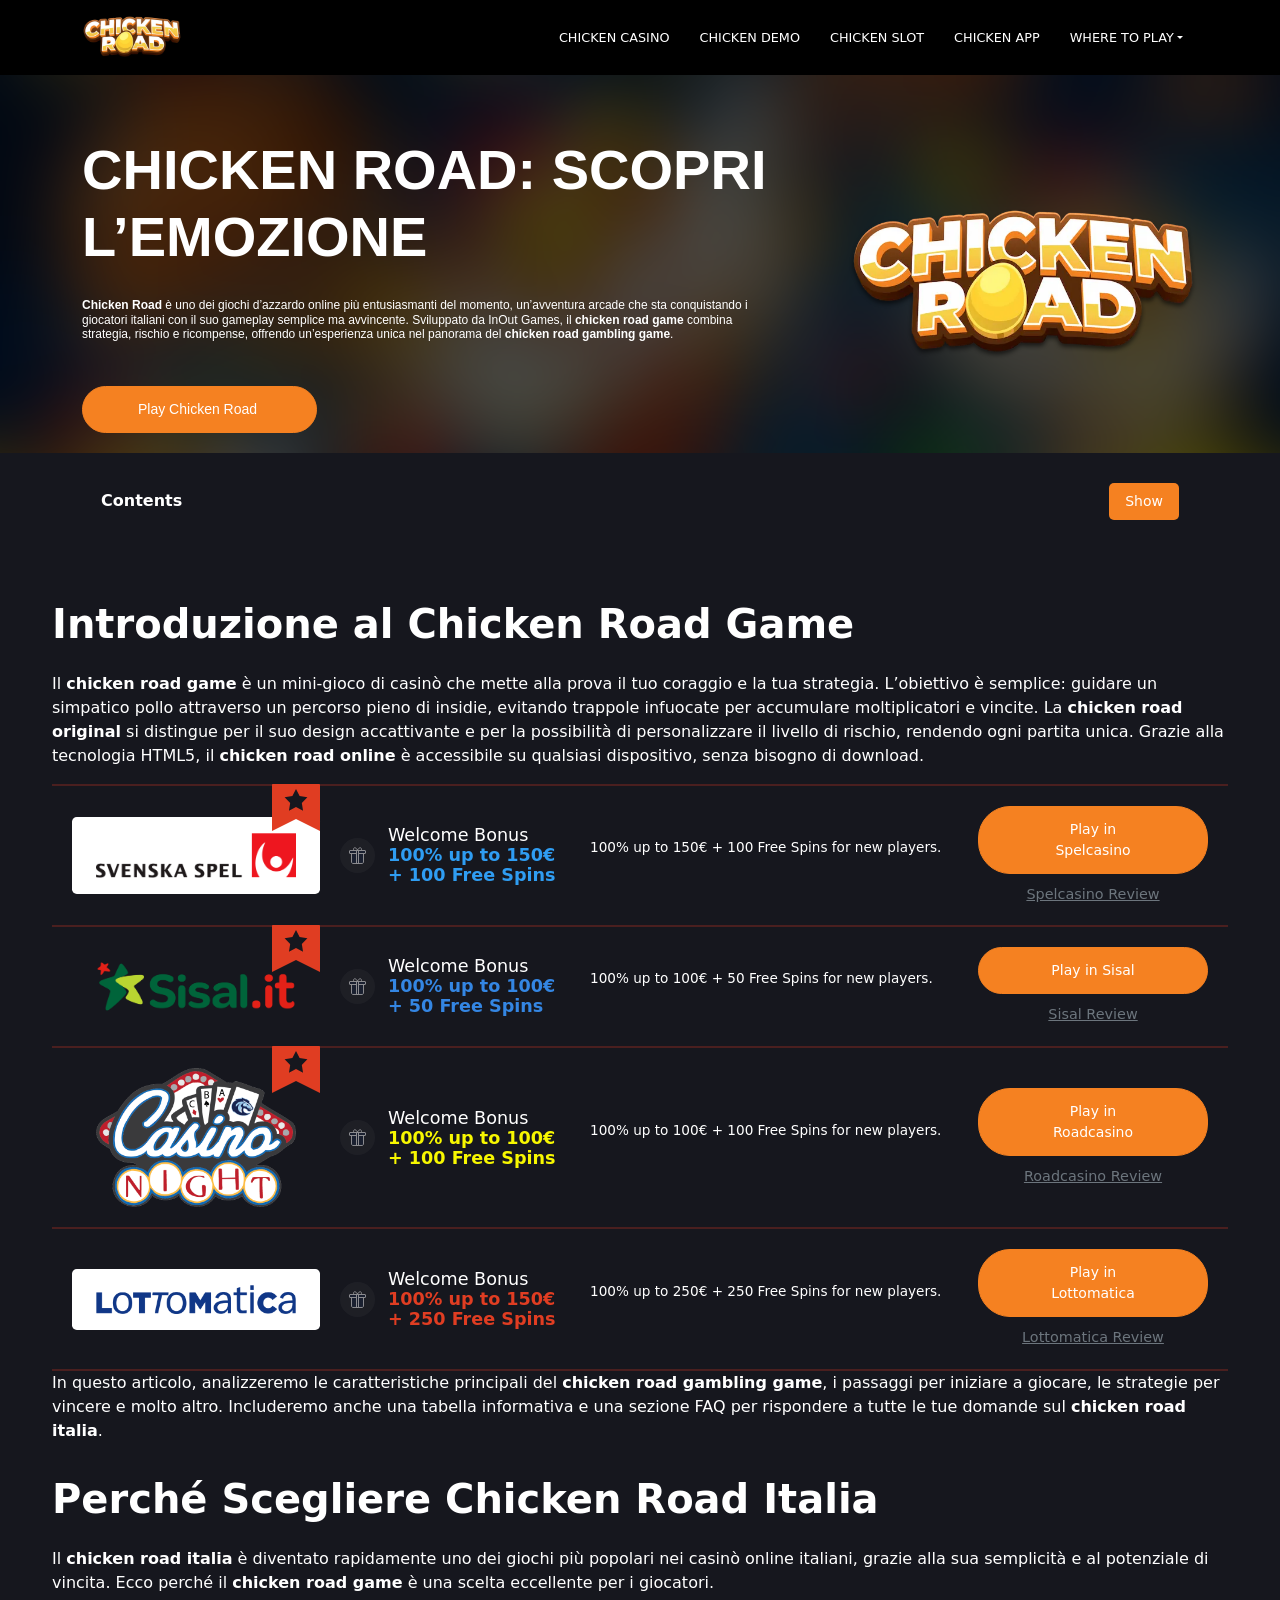
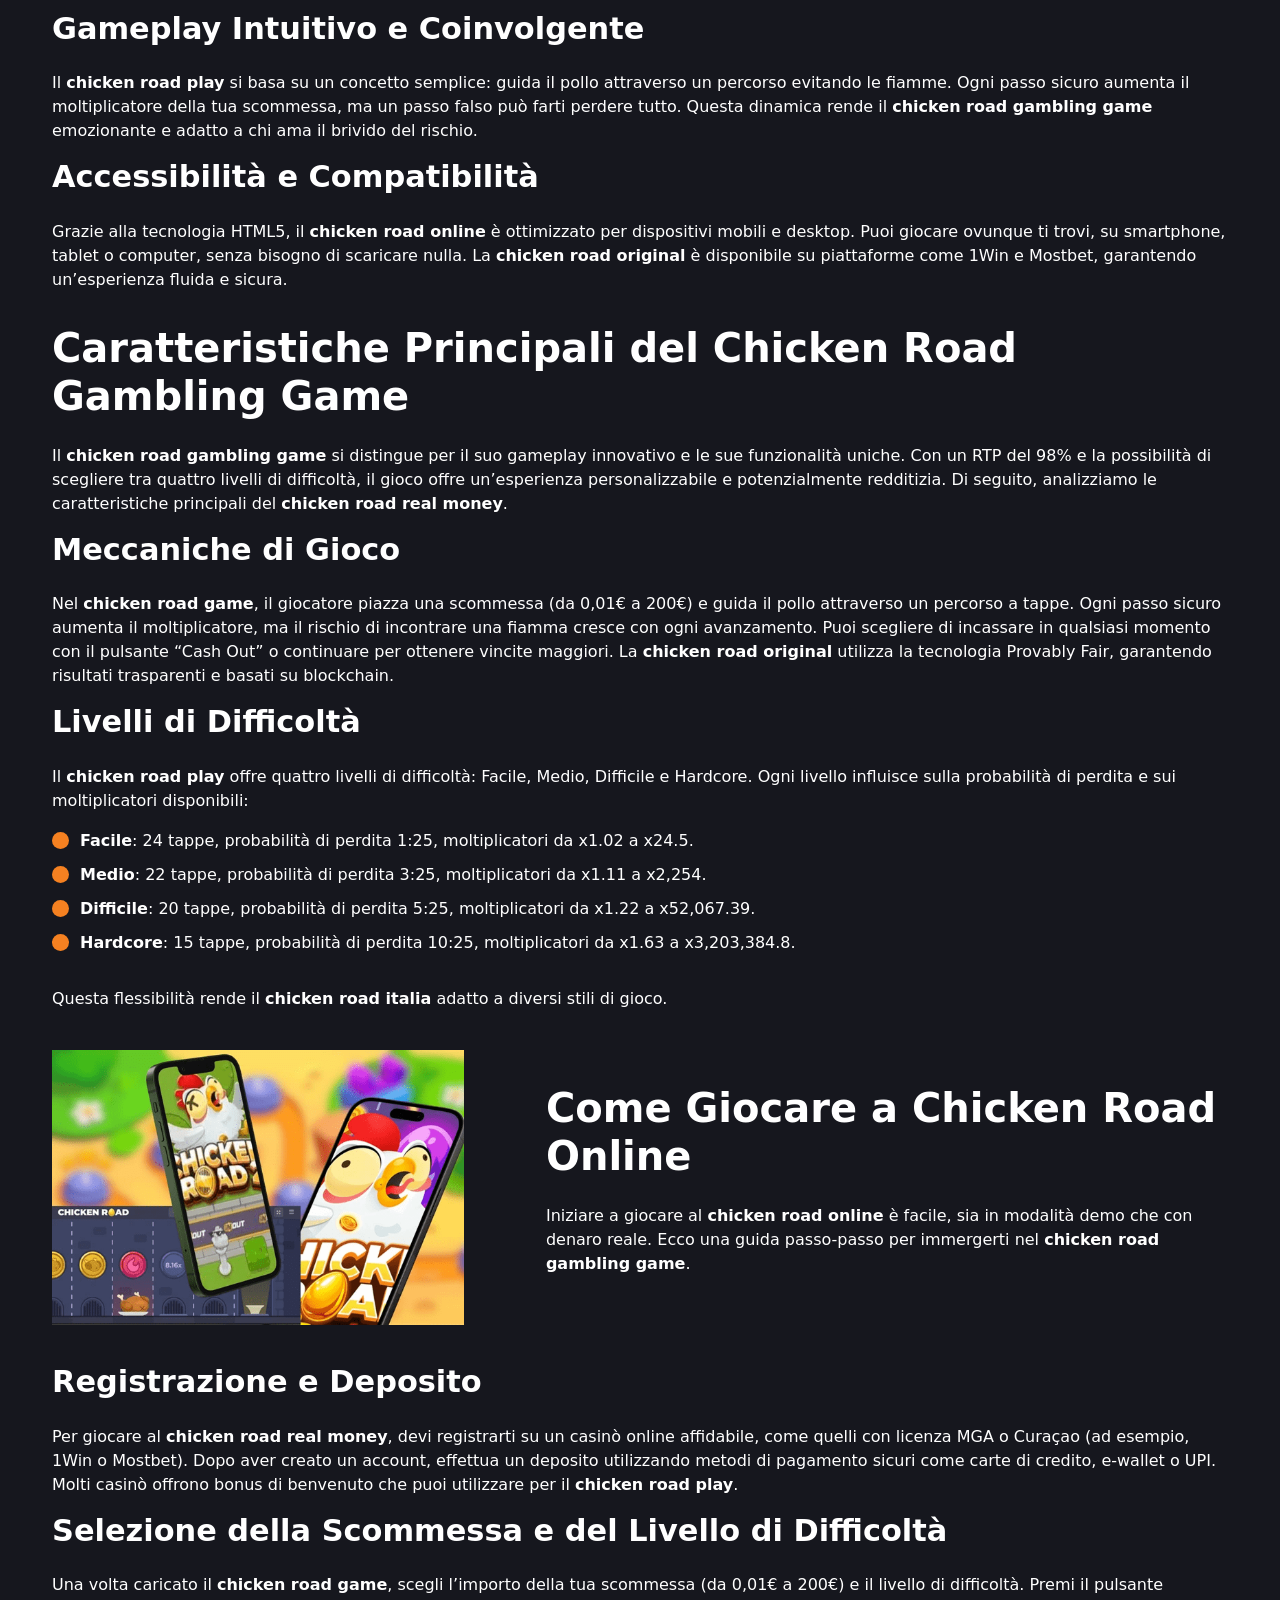
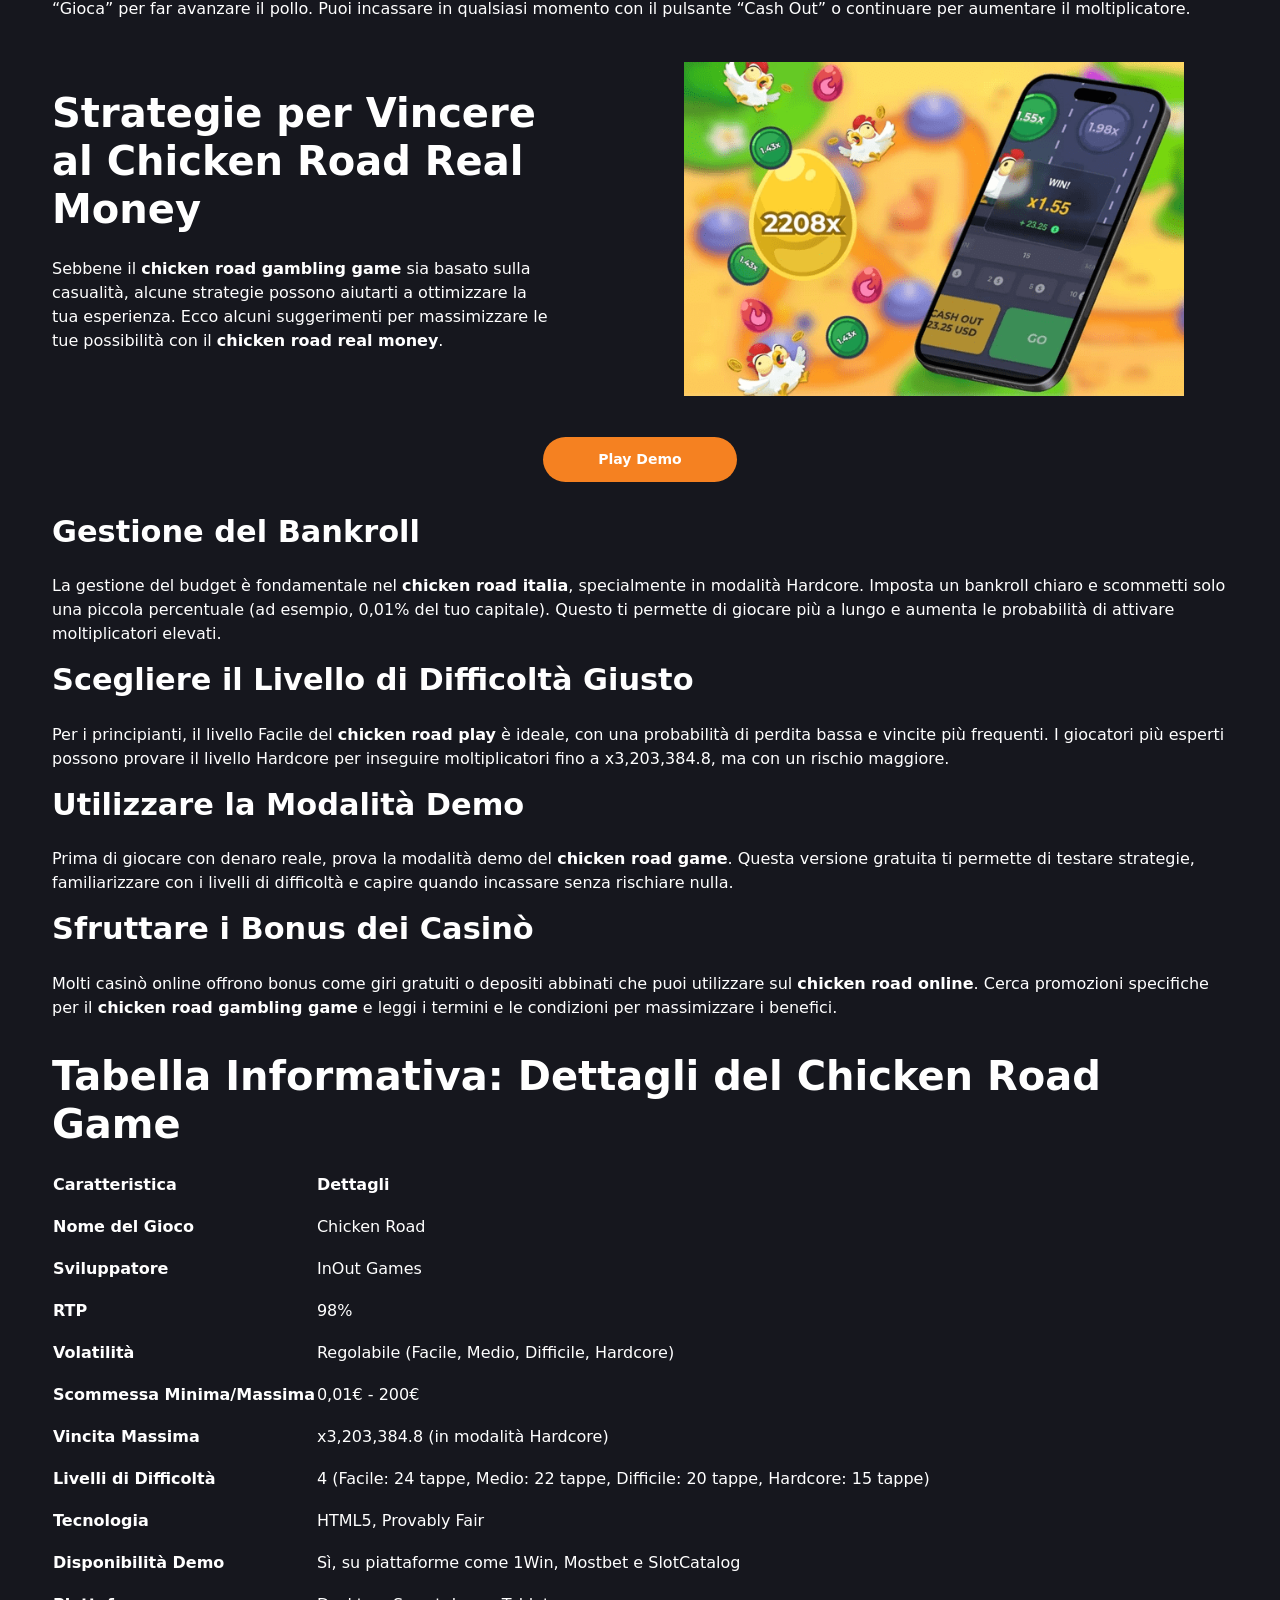
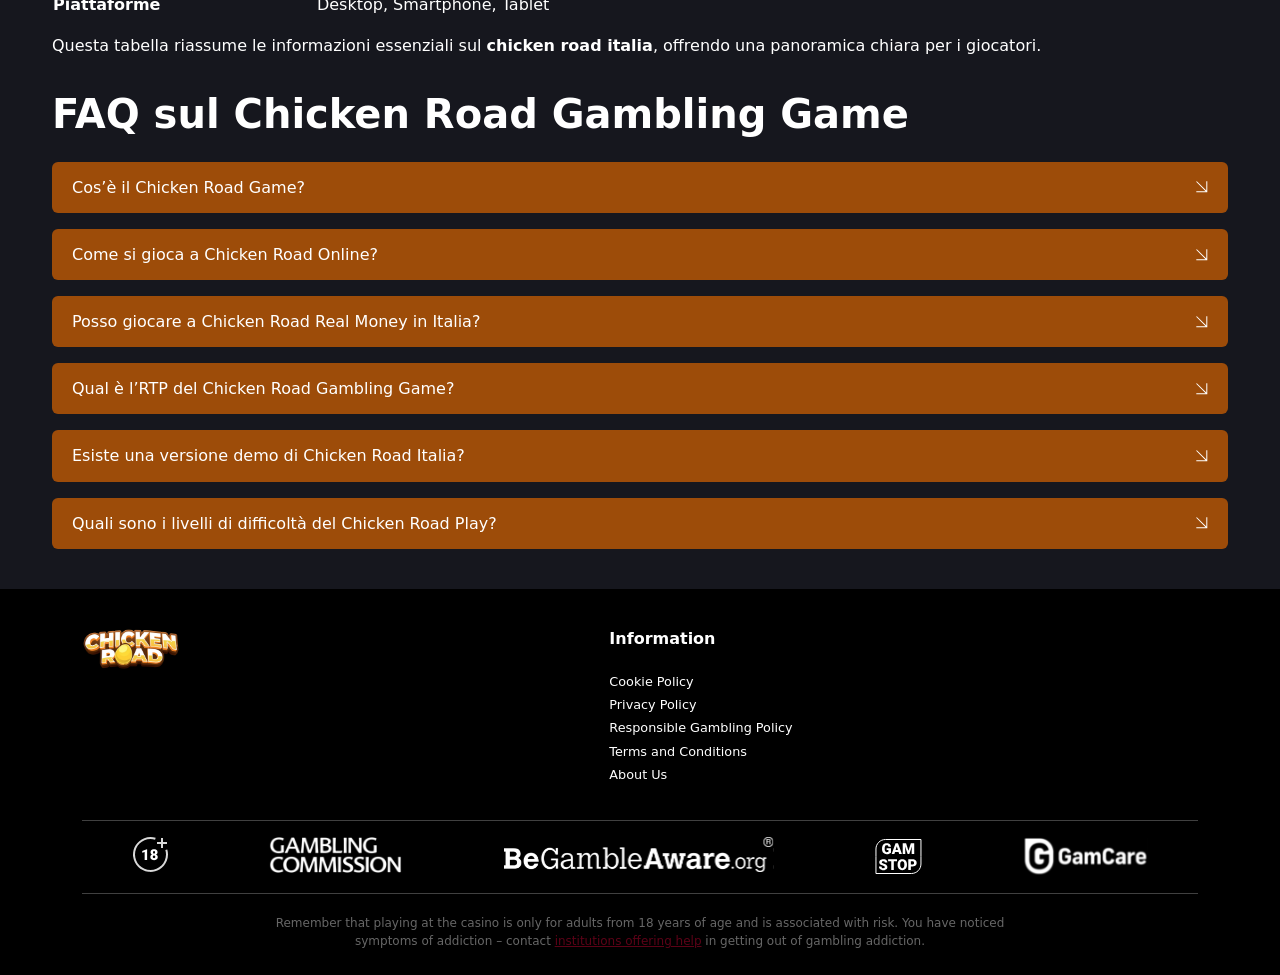
<file: index.html>
<!DOCTYPE html>
<html lang="it">

<head>
	<meta charset="UTF-8">
	<meta name="viewport" content="width=device-width">
	<meta name="robots" content="index, follow, max-image-preview:large, max-snippet:-1, max-video-preview:-1">

	<link rel="canonical" href="https://diamondspowerit.com/">

	<link media="all" href="./css/autoptimize_9b123d720d574cecab7c6b5d40584863.css" rel="stylesheet">
	<title>Chicken Road slot online – Gioca e vinci in Italia</title>
	<meta name="description"
		content="Chicken Road slot online – Prova la fortuna, gioca e vinci soldi veri nel gioco più amato in Italia">


	<meta name="keywords"
		content="chicken road, chicken road game, chicken road italia, chicken road gambling game, chicken road online, chicken road game gambling, chicken road real money, chicken road play, chicken road original">
	<meta property="og:type" content="article">
	<meta property="og:title" content="Chicken Road slot online – Gioca e vinci in Italia">
	<meta property="og:description"
		content="Chicken Road slot online – Prova la fortuna, gioca e vinci soldi veri nel gioco più amato in Italia">
	<meta property="og:site_name" content="GatesofAdventures Beyond Wonderland">
	<meta property="og:url" content="https://chickenroad-italy.org/">
	<meta name="twitter:card" content="summary_large_image">
	<meta name="twitter:title" content="Chicken Road slot online – Gioca e vinci in Italia">
	<meta name="twitter:description"
		content="Chicken Road slot online – Prova la fortuna, gioca e vinci soldi veri nel gioco più amato in Italia">

	<link rel="manifest" href="/manifest.json">
	<link rel="icon" type="image/png" href="/images/fav.png">
</head>

<body class="home wp-singular page-template-default page page-id-2 wp-custom-logo wp-theme body_frontend">
	<header class="header">
		<div class="container">
			<div class="header-wrap">
				<a href="/" class="logo">
					<span class="custom-logo-link"><img src="./images/logo.webp" class="custom-logo" alt="image" decoding="async"
							loading="lazy"></span>
				</a>
				<nav class="desktop_ver">
					<ul id="menu-primary-menu" class="menu">
						<li id="menu-item-684"
							class="menu-item menu-item-type-post_type menu-item-object-page nav-item nav-item-684"><a
								href="/chicken-casino/" class="">Chicken Casino</a></li>
						<li id="menu-item-1390"
							class="menu-item menu-item-type-post_type menu-item-object-page nav-item nav-item-1390"><a
								href="/chicken-demo/" class="">Chicken Demo</a></li>
						<li id="menu-item-1390"
							class="menu-item menu-item-type-post_type menu-item-object-page nav-item nav-item-1390"><a
								href="/chicken-slot/" class="">Chicken Slot</a></li>
						<li id="menu-item-1390"
							class="menu-item menu-item-type-post_type menu-item-object-page nav-item nav-item-1390"><a
								href="/chicken-app/" class="">Chicken App</a></li>



						<li id="menu-item-696"
							class="menu-item menu-item-type-custom menu-item-object-custom menu-item-home menu-item-has-children dropdown nav-item nav-item-696">
							<a class=" dropdown-toggle" aria-haspopup="true" aria-expanded="false" bis_skin_checked="1">Where
								to play</a>
							<ul class="dropdown-menu depth_0">
								<li id="menu-item-693" class="menu-item menu-item-type-post_type menu-item-object-page menu-item-693"><a
										href="/spelcasino-chicken/">Spelcasino Chicken</a></li>
								<li id="menu-item-693" class="menu-item menu-item-type-post_type menu-item-object-page menu-item-693"><a
										href="/sisal-chicken/">Sisal Chicken</a></li>
								<li id="menu-item-693" class="menu-item menu-item-type-post_type menu-item-object-page menu-item-693"><a
										href="/lottomatica-chicken/">Lottomatica Chicken</a></li>
								<li id="menu-item-693" class="menu-item menu-item-type-post_type menu-item-object-page menu-item-693"><a
										href="/roadcasino-chicken/">Roadcasino Chicken</a></li>

							</ul>
						</li>


					</ul>
				</nav>

				<div class="offcanvas offcanvas-end" tabindex="-1" id="offcanvas_nav_header">
					<div class="offcanvas-header">
						<button type="button" class="btn-close text-reset" data-bs-dismiss="offcanvas" aria-label="Close"></button>
					</div>
					<div class="offcanvas-body">
						<nav class="mobile_ver">
							<ul id="menu-primary-menu-1" class="menu">
								<li id="menu-item-684"
									class="menu-item menu-item-type-post_type menu-item-object-page nav-item nav-item-684"><a
										href="/chicken-casino/" class="">Chicken Casino</a></li>
								<li id="menu-item-1390"
									class="menu-item menu-item-type-post_type menu-item-object-page nav-item nav-item-1390"><a
										href="/chicken-demo/" class="">Chicken Demo</a></li>
								<li id="menu-item-1390"
									class="menu-item menu-item-type-post_type menu-item-object-page nav-item nav-item-1390"><a
										href="/chicken-slot/" class="">Chicken Slot</a></li>
								<li id="menu-item-1390"
									class="menu-item menu-item-type-post_type menu-item-object-page nav-item nav-item-1390"><a
										href="/chicken-app/" class="">Chicken App</a></li>


								<li id="menu-item-696"
									class="menu-item menu-item-type-custom menu-item-object-custom menu-item-home menu-item-has-children dropdown nav-item nav-item-696">
									<a class=" dropdown-toggle" aria-haspopup="true" aria-expanded="false" bis_skin_checked="1">Where
										to play</a>
									<ul class="dropdown-menu depth_0">
										<li id="menu-item-693"
											class="menu-item menu-item-type-post_type menu-item-object-page menu-item-693"><a
												href="/spelcasino-chicken/">Spelcasino Chicken</a></li>
										<li id="menu-item-693"
											class="menu-item menu-item-type-post_type menu-item-object-page menu-item-693"><a
												href="/sisal-chicken/">Sisal Chicken</a></li>
										<li id="menu-item-693"
											class="menu-item menu-item-type-post_type menu-item-object-page menu-item-693"><a
												href="/roadcasino-chicken/">Roadcasino Chicken</a></li>
										<li id="menu-item-693"
											class="menu-item menu-item-type-post_type menu-item-object-page menu-item-693"><a
												href="/lottomatica-chicken/">Lottomatica Chicken</a></li>
									</ul>
								</li>
							</ul>
						</nav>
					</div>
				</div>

				<div class="mobile-menu-button" data-bs-toggle="offcanvas" href="#offcanvas_nav_header" role="button"
					aria-controls="offcanvas_nav_header">
					<span></span>
					<span></span>
					<span></span>
				</div>
			</div>
		</div>


	</header>
	<main class="wrap">

		<div class="home-page">
			<div class="home-page-hero">
				<div class="container">
					<div class="home-page-hero__wrap">
						<div class="home-page-hero__content">
							<h1 class="title">
								<strong>
									Chicken Road: Scopri l’Emozione
								</strong>

							</h1>
							<div class="descr">
								<p><strong>Chicken Road</strong> è uno dei giochi d’azzardo online più entusiasmanti del momento,
									un’avventura arcade che sta conquistando i giocatori italiani con il suo gameplay semplice ma
									avvincente. Sviluppato da InOut Games, il <strong>chicken road game</strong> combina strategia,
									rischio e ricompense, offrendo un’esperienza unica nel panorama del <strong>chicken road gambling
										game</strong>.</p>
								<a href="https://go.coinstrikeholdwin.com/SY12N7?approach=chickenroadit" class="btn btn-primary">
									Play Chicken Road ️</a>
							</div>
						</div>
						<div class="hero__logo">
							<img src="./images/logo.webp" alt="logo">
						</div>
					</div>
				</div>
			</div>

			<div class="container">
				<nav>
					<div class="lwptoc lwptoc-baseItems lwptoc-light lwptoc-notInherit" data-smooth-scroll="1"
						data-smooth-scroll-offset="24">
						<div class="lwptoc_i">
							<div class="lwptoc_header">
								<b class="lwptoc_title">Contents</b>
							</div>
							<div class="lwptoc_items">
								<ol class="lwptoc_itemWrap">
									<li class="lwptoc_item"> <a href="#01">
											<span class="lwptoc_item_number">1</span>
											<span class="lwptoc_item_label">
												Introduzione al Chicken Road Game
											</span>
										</a>
									</li>
									<li class="lwptoc_item"> <a href="#02">
											<span class="lwptoc_item_number">2</span>
											<span class="lwptoc_item_label">
												Perché Scegliere Chicken Road Italia
											</span>
										</a>
									</li>
									<li class="lwptoc_item"> <a href="#03">
											<span class="lwptoc_item_number">3</span>
											<span class="lwptoc_item_label">
												Caratteristiche Principali del Chicken Road Gambling Game
											</span>
										</a>
									</li>
									<li class="lwptoc_item"> <a href="#04">
											<span class="lwptoc_item_number">4</span>
											<span class="lwptoc_item_label">
												Come Giocare a Chicken Road Online
											</span>
										</a>
									</li>
									<li class="lwptoc_item"> <a href="#05">
											<span class="lwptoc_item_number">5</span>
											<span class="lwptoc_item_label">
												Strategie per Vincere al Chicken Road Real Money
											</span>
										</a>
									</li>
									<li class="lwptoc_item"> <a href="#06">
											<span class="lwptoc_item_number">6</span>
											<span class="lwptoc_item_label">
												Tabella Informativa: Dettagli del Chicken Road Game
											</span>
										</a>
									</li>
									<li class="lwptoc_item"> <a href="#07">
											<span class="lwptoc_item_number">7</span>
											<span class="lwptoc_item_label">
												FAQ sul Chicken Road Gambling Game
											</span>
										</a>
									</li>

								</ol>
							</div>
						</div>
					</div>
				</nav>
			</div>

			<div class="wp-block-hc-container">
				<h2 class="wp-block-heading" id="01"><br>
					Introduzione al Chicken Road Game
				</h2>
				<p>Il <strong>chicken road game</strong> è un mini-gioco di casinò che mette alla prova il tuo coraggio e la tua
					strategia. L’obiettivo è semplice: guidare un simpatico pollo attraverso un percorso pieno di insidie,
					evitando trappole infuocate per accumulare moltiplicatori e vincite. La <strong>chicken road original</strong>
					si distingue per il suo design accattivante e per la possibilità di personalizzare il livello di rischio,
					rendendo ogni partita unica. Grazie alla tecnologia HTML5, il <strong>chicken road online</strong> è
					accessibile su qualsiasi dispositivo, senza bisogno di download.</p>

				<div class="bk-rating-list">
					<ol>
						<li>
							<div class="item top">
								<div class="logo spellcas"> <img decoding="async" src="./images/svenska-logo.png" alt="Spelcasino">
								</div>
								<div class="bonus">
									<div class="bonus_title"> Welcome Bonus </div>
									<div class="bonus_value" style="color: #2f9df2"> 100% up to 150€ + 100 Free Spins
									</div>
								</div>
								<div class="bonus_description">
									<p>100% up to 150€ + 100 Free Spins for new players.</p>
								</div>
								<div class="buttons"> <a href="https://go.coinstrikeholdwin.com/SY12N7?approach=chickenroadit"
										class="btn btn-primary" rel="nofollow"> Play in Spelcasino </a> <a href="/spelcasino-chicken/"
										class="review_link"> Spelcasino Review
									</a> </div>
							</div>
						</li>
						<li>
							<div class="item top">
								<div class="logo"> <img decoding="async" src="./images/sisal-logo.png" alt="Sisal"> </div>
								<div class="bonus">
									<div class="bonus_title"> Welcome Bonus </div>
									<div class="bonus_value" style="color: #3486e3">100% up to 100€ + 50 Free Spins
									</div>
								</div>
								<div class="bonus_description">
									<p>100% up to 100€ + 50 Free Spins for new players.</p>
								</div>
								<div class="buttons"> <a href="https://go.coinstrikeholdwin.com/SY12N7?approach=chickenroadit"
										class="btn btn-primary" rel="nofollow"> Play in Sisal </a> <a href="/sisal-chicken/"
										class="review_link"> Sisal Review </a> </div>
							</div>
						</li>
						<li>
							<div class="item top">
								<div class="logo"> <img decoding="async" src="./images/casinonight-logo.png" alt="Roadcasino">
								</div>
								<div class="bonus">
									<div class="bonus_title"> Welcome Bonus </div>
									<div class="bonus_value" style="color: #f7f700">100% up to 100€ + 100 Free Spins
									</div>
								</div>
								<div class="bonus_description">
									<p>100% up to 100€ + 100 Free Spins for new players.</p>
								</div>
								<div class="buttons"> <a href="https://go.coinstrikeholdwin.com/SY12N7?approach=chickenroadit"
										class="btn btn-primary" rel="nofollow"> Play in Roadcasino </a>
									<a href="/roadcasino-chicken/" class="review_link"> Roadcasino Review
									</a>
								</div>
							</div>
						</li>
						<li>
							<div class="item">
								<div class="logo spellcas"> <img decoding="async" src="./images/lottomatica-logo.png" alt="Lottomatica"> </div>
								<div class="bonus">
									<div class="bonus_title"> Welcome Bonus </div>
									<div class="bonus_value" style="color: #E03D22">100% up to 150€ + 250 Free Spins
									</div>
								</div>
								<div class="bonus_description">
									<p>100% up to 250€ + 250 Free Spins for new players.</p>
								</div>
								<div class="buttons"> <a href="https://go.coinstrikeholdwin.com/SY12N7?approach=chickenroadit"
										class="btn btn-primary" rel="nofollow"> Play in Lottomatica </a> <a href="/lottomatica-chicken/"
										class="review_link"> Lottomatica Review </a> </div>
							</div>
						</li>
					</ol>
					<p>In questo articolo, analizzeremo le caratteristiche principali del <strong>chicken road gambling
							game</strong>, i passaggi per iniziare a giocare, le strategie per vincere e molto altro. Includeremo
						anche una tabella informativa e una sezione FAQ per rispondere a tutte le tue domande sul <strong>chicken
							road italia</strong>.</p>
				</div>
				<section class="wp-block-hc-alternate-group-section">
					<h2 class="wp-block-heading" id="02">
						Perché Scegliere Chicken Road Italia
					</h2>
					<p>Il <strong>chicken road italia</strong> è diventato rapidamente uno dei giochi più popolari nei casinò
						online italiani, grazie alla sua semplicità e al potenziale di vincita. Ecco perché il <strong>chicken road
							game</strong> è una scelta eccellente per i giocatori.</p>
					<h3><strong>Gameplay Intuitivo e Coinvolgente</strong></h3>
					<p>Il <strong>chicken road play</strong> si basa su un concetto semplice: guida il pollo attraverso un
						percorso evitando le fiamme. Ogni passo sicuro aumenta il moltiplicatore della tua scommessa, ma un passo
						falso può farti perdere tutto. Questa dinamica rende il <strong>chicken road gambling game</strong>
						emozionante e adatto a chi ama il brivido del rischio.</p>
					<h3><strong>Accessibilità e Compatibilità</strong></h3>
					<p>Grazie alla tecnologia HTML5, il <strong>chicken road online</strong> è ottimizzato per dispositivi mobili
						e desktop. Puoi giocare ovunque ti trovi, su smartphone, tablet o computer, senza bisogno di scaricare
						nulla. La <strong>chicken road original</strong> è disponibile su piattaforme come 1Win e Mostbet,
						garantendo un’esperienza fluida e sicura.</p>
				</section>
				<section class="wp-block-hc-alternate-group-section">
					<h2 class="wp-block-heading" id="03">
						Caratteristiche Principali del Chicken Road Gambling Game
					</h2>
					<p>Il <strong>chicken road gambling game</strong> si distingue per il suo gameplay innovativo e le sue
						funzionalità uniche. Con un RTP del 98% e la possibilità di scegliere tra quattro livelli di difficoltà, il
						gioco offre un’esperienza personalizzabile e potenzialmente redditizia. Di seguito, analizziamo le
						caratteristiche principali del <strong>chicken road real money</strong>.</p>
					<h3><strong>Meccaniche di Gioco</strong></h3>
					<p>Nel <strong>chicken road game</strong>, il giocatore piazza una scommessa (da 0,01€ a 200€) e guida il
						pollo attraverso un percorso a tappe. Ogni passo sicuro aumenta il moltiplicatore, ma il rischio di
						incontrare una fiamma cresce con ogni avanzamento. Puoi scegliere di incassare in qualsiasi momento con il
						pulsante “Cash Out” o continuare per ottenere vincite maggiori. La <strong>chicken road original</strong>
						utilizza la tecnologia Provably Fair, garantendo risultati trasparenti e basati su blockchain.</p>
					<h3><strong>Livelli di Difficoltà</strong></h3>
					<p>Il <strong>chicken road play</strong> offre quattro livelli di difficoltà: Facile, Medio, Difficile e
						Hardcore. Ogni livello influisce sulla probabilità di perdita e sui moltiplicatori disponibili:</p>
					<ul>
						<li><strong>Facile</strong>: 24 tappe, probabilità di perdita 1:25, moltiplicatori da x1.02 a x24.5.</li>
						<li><strong>Medio</strong>: 22 tappe, probabilità di perdita 3:25, moltiplicatori da x1.11 a x2,254.</li>
						<li><strong>Difficile</strong>: 20 tappe, probabilità di perdita 5:25, moltiplicatori da x1.22 a x52,067.39.
						</li>
						<li><strong>Hardcore</strong>: 15 tappe, probabilità di perdita 10:25, moltiplicatori da x1.63 a
							x3,203,384.8.</li>
					</ul>
					<p>Questa flessibilità rende il <strong>chicken road italia</strong> adatto a diversi stili di gioco.</p>
				</section>
				<section class="wp-block-hc-alternate-group-section">
					<div class="media_block left">
						<h2 class="title" id="04">
							Come Giocare a Chicken Road Online
						</h2>
						<div class="content">
							<p>Iniziare a giocare al <strong>chicken road online</strong> è facile, sia in modalità demo che con
								denaro reale. Ecco una guida passo-passo per immergerti nel <strong>chicken road gambling game</strong>.
							</p>
						</div>
						<div class="image"> <span class="get-image schema-image-object-thumbnail"><img width="1024" height="720"
									src="./images/main1.png" class="attachment-large size-large"
									alt="A complete guide to getting started playing the famous crash slot"
									sizes="auto, (max-width: 1024px) 100vw, 1024px" loading="lazy" decoding="async">
							</span> </div>
					</div>
					<h3><strong>Registrazione e Deposito</strong></h3>
					<p>Per giocare al <strong>chicken road real money</strong>, devi registrarti su un casinò online affidabile,
						come quelli con licenza MGA o Curaçao (ad esempio, 1Win o Mostbet). Dopo aver creato un account, effettua un
						deposito utilizzando metodi di pagamento sicuri come carte di credito, e-wallet o UPI. Molti casinò offrono
						bonus di benvenuto che puoi utilizzare per il <strong>chicken road play</strong>.</p>
					<h3><strong>Selezione della Scommessa e del Livello di Difficoltà</strong></h3>
					<p>Una volta caricato il <strong>chicken road game</strong>, scegli l’importo della tua scommessa (da 0,01€ a
						200€) e il livello di difficoltà. Premi il pulsante “Gioca” per far avanzare il pollo. Puoi incassare in
						qualsiasi momento con il pulsante “Cash Out” o continuare per aumentare il moltiplicatore.</p>
				</section>
				<section class="wp-block-hc-alternate-group-section">
					<div class="media_block right">
						<h2 class="title" id="05">
							Strategie per Vincere al Chicken Road Real Money

						</h2>
						<div class="content">
							<p>Sebbene il <strong>chicken road gambling game</strong> sia basato sulla casualità, alcune strategie
								possono aiutarti a ottimizzare la tua esperienza. Ecco alcuni suggerimenti per massimizzare le tue
								possibilità con il <strong>chicken road real money</strong>.</p>
						</div>
						<div class="image"> <span class="get-image schema-image-object-thumbnail"><img width="1024" height="720"
									src="./images/main2.png" class="attachment-large size-large"
									alt="ChickenRoad demo mode to familiarize yourself with the game"
									sizes="auto, (max-width: 1024px) 100vw, 1024px" loading="lazy" decoding="async">
							</span> </div>
					</div>
					<div
						class="wp-block-buttons is-content-justification-center is-layout-flex wp-container-core-buttons-is-layout-a89b3969 wp-block-buttons-is-layout-flex">
						<div class="wp-block-button"><a class="wp-block-button__link wp-element-button" href="#"> <strong>Play
									Demo</strong>️</a></div>


					</div>
					<h3><strong>Gestione del Bankroll</strong></h3>
					<p>La gestione del budget è fondamentale nel <strong>chicken road italia</strong>, specialmente in modalità
						Hardcore. Imposta un bankroll chiaro e scommetti solo una piccola percentuale (ad esempio, 0,01% del tuo
						capitale). Questo ti permette di giocare più a lungo e aumenta le probabilità di attivare moltiplicatori
						elevati.</p>
					<h3><strong>Scegliere il Livello di Difficoltà Giusto</strong></h3>
					<p>Per i principianti, il livello Facile del <strong>chicken road play</strong> è ideale, con una probabilità
						di perdita bassa e vincite più frequenti. I giocatori più esperti possono provare il livello Hardcore per
						inseguire moltiplicatori fino a x3,203,384.8, ma con un rischio maggiore.</p>
					<h3><strong>Utilizzare la Modalità Demo</strong></h3>
					<p>Prima di giocare con denaro reale, prova la modalità demo del <strong>chicken road game</strong>. Questa
						versione gratuita ti permette di testare strategie, familiarizzare con i livelli di difficoltà e capire
						quando incassare senza rischiare nulla.</p>
					<h3><strong>Sfruttare i Bonus dei Casinò</strong></h3>
					<p>Molti casinò online offrono bonus come giri gratuiti o depositi abbinati che puoi utilizzare sul
						<strong>chicken road online</strong>. Cerca promozioni specifiche per il <strong>chicken road gambling
							game</strong> e leggi i termini e le condizioni per massimizzare i benefici.
					</p>
				</section>
				<section class="wp-block-hc-alternate-group-section">
					<h2 class="wp-block-heading" id="06">
						Tabella Informativa: Dettagli del Chicken Road Game
					</h2>
					<table>
						<tbody>
							<tr>
								<td>
									<p><strong>Caratteristica</strong></p>
								</td>
								<td>
									<p><strong>Dettagli</strong></p>
								</td>
							</tr>
							<tr>
								<td>
									<p><strong>Nome del Gioco</strong></p>
								</td>
								<td>
									<p>Chicken Road</p>
								</td>
							</tr>
							<tr>
								<td>
									<p><strong>Sviluppatore</strong></p>
								</td>
								<td>
									<p>InOut Games</p>
								</td>
							</tr>
							<tr>
								<td>
									<p><strong>RTP</strong></p>
								</td>
								<td>
									<p>98%</p>
								</td>
							</tr>
							<tr>
								<td>
									<p><strong>Volatilità</strong></p>
								</td>
								<td>
									<p>Regolabile (Facile, Medio, Difficile, Hardcore)</p>
								</td>
							</tr>
							<tr>
								<td>
									<p><strong>Scommessa Minima/Massima</strong></p>
								</td>
								<td>
									<p>0,01€ - 200€</p>
								</td>
							</tr>
							<tr>
								<td>
									<p><strong>Vincita Massima</strong></p>
								</td>
								<td>
									<p>x3,203,384.8 (in modalità Hardcore)</p>
								</td>
							</tr>
							<tr>
								<td>
									<p><strong>Livelli di Difficoltà</strong></p>
								</td>
								<td>
									<p>4 (Facile: 24 tappe, Medio: 22 tappe, Difficile: 20 tappe, Hardcore: 15 tappe)</p>
								</td>
							</tr>
							<tr>
								<td>
									<p><strong>Tecnologia</strong></p>
								</td>
								<td>
									<p>HTML5, Provably Fair</p>
								</td>
							</tr>
							<tr>
								<td>
									<p><strong>Disponibilità Demo</strong></p>
								</td>
								<td>
									<p>Sì, su piattaforme come 1Win, Mostbet e SlotCatalog</p>
								</td>
							</tr>
							<tr>
								<td>
									<p><strong>Piattaforme</strong></p>
								</td>
								<td>
									<p>Desktop, Smartphone, Tablet</p>
								</td>
							</tr>
						</tbody>
					</table>
					<p>Questa tabella riassume le informazioni essenziali sul <strong>chicken road italia</strong>, offrendo una
						panoramica chiara per i giocatori.</p>
				</section>
				<section class="wp-block-hc-alternate-group-section">
					<h2 class="wp-block-heading" id="07">FAQ sul Chicken Road Gambling Game</h2>
					<section class="faq-section">
						<div class="accordion" id="accordionFAQ-1">
							<div class="accordion-item" itemprop="mainEntity">
								<h3 itemprop="name" class="accordion-header" id="headingFAQ-0"> <button
										class="accordion-button collapsed" type="button" data-bs-toggle="collapse"
										data-bs-target="#collapseFAQ-0" aria-expanded="true" aria-controls="collapseFAQ-0">
										Cos’è il Chicken Road Game?

									</button> </h3>
								<div id="collapseFAQ-0" class="accordion-collapse collapse" aria-labelledby="headingFAQ-0"
									data-bs-parent="#accordionFAQ-1" itemprop="acceptedAnswer">
									<div class="accordion-body" itemprop="text">
										<p>Il <strong>chicken road game</strong> è un mini-gioco di casinò online sviluppato da InOut Games,
											in cui guidi un pollo attraverso un percorso evitando trappole infuocate per accumulare
											moltiplicatori e vincite.</p>
									</div>
								</div>
							</div>
							<div class="accordion-item" itemprop="mainEntity">
								<h3 itemprop="name" class="accordion-header" id="headingFAQ-1"> <button
										class="accordion-button collapsed" type="button" data-bs-toggle="collapse"
										data-bs-target="#collapseFAQ-1" aria-expanded="true" aria-controls="collapseFAQ-1">
										Come si gioca a Chicken Road Online?
									</button> </h3>
								<div id="collapseFAQ-1" class="accordion-collapse collapse" aria-labelledby="headingFAQ-1"
									data-bs-parent="#accordionFAQ-1" itemprop="acceptedAnswer">
									<div class="accordion-body" itemprop="text">
										<p>Per giocare al <strong>chicken road online</strong>, registra un account su un casinò affidabile,
											scegli una scommessa e un livello di difficoltà, quindi premi “Gioca” per far avanzare il pollo.
											Puoi incassare in qualsiasi momento con il pulsante “Cash Out”.</p>
									</div>
								</div>
							</div>
							<div class="accordion-item" itemprop="mainEntity">
								<h3 itemprop="name" class="accordion-header" id="headingFAQ-2"> <button
										class="accordion-button collapsed" type="button" data-bs-toggle="collapse"
										data-bs-target="#collapseFAQ-2" aria-expanded="true" aria-controls="collapseFAQ-2">
										Posso giocare a Chicken Road Real Money in Italia?

									</button> </h3>
								<div id="collapseFAQ-2" class="accordion-collapse collapse" aria-labelledby="headingFAQ-2"
									data-bs-parent="#accordionFAQ-1" itemprop="acceptedAnswer">
									<div class="accordion-body" itemprop="text">
										<p>Sì, il <strong>chicken road real money</strong> è disponibile in Italia su casinò online con
											licenza, come 1Win e Mostbet. Assicurati che il casinò sia regolamentato da autorità come MGA o
											Curaçao.</p>
									</div>
								</div>
							</div>
							<div class="accordion-item" itemprop="mainEntity">
								<h3 itemprop="name" class="accordion-header" id="headingFAQ-3"> <button
										class="accordion-button collapsed" type="button" data-bs-toggle="collapse"
										data-bs-target="#collapseFAQ-3" aria-expanded="true" aria-controls="collapseFAQ-3">
										Qual è l’RTP del Chicken Road Gambling Game?


									</button> </h3>
								<div id="collapseFAQ-3" class="accordion-collapse collapse" aria-labelledby="headingFAQ-3"
									data-bs-parent="#accordionFAQ-3" itemprop="acceptedAnswer">
									<div class="accordion-body" itemprop="text">
										<p>Il <strong>chicken road gambling game</strong> ha un RTP del 98%, uno dei più alti nel settore,
											garantendo vincite frequenti per i giocatori.</p>
									</div>
								</div>
							</div>
							<div class="accordion-item" itemprop="mainEntity">
								<h3 itemprop="name" class="accordion-header" id="headingFAQ-4"> <button
										class="accordion-button collapsed" type="button" data-bs-toggle="collapse"
										data-bs-target="#collapseFAQ-4" aria-expanded="true" aria-controls="collapseFAQ-4">
										Esiste una versione demo di Chicken Road Italia?

									</button> </h3>
								<div id="collapseFAQ-4" class="accordion-collapse collapse" aria-labelledby="headingFAQ-4"
									data-bs-parent="#accordionFAQ-4" itemprop="acceptedAnswer">
									<div class="accordion-body" itemprop="text">
										<p>Sì, puoi provare la modalità demo del <strong>chicken road italia</strong> su piattaforme come
											SlotCatalog o casinò partner di InOut Games, senza bisogno di registrazione o deposito.</p>
									</div>
								</div>
							</div>
							<div class="accordion-item" itemprop="mainEntity">
								<h3 itemprop="name" class="accordion-header" id="headingFAQ-5"> <button
										class="accordion-button collapsed" type="button" data-bs-toggle="collapse"
										data-bs-target="#collapseFAQ-5" aria-expanded="true" aria-controls="collapseFAQ-5">
										Quali sono i livelli di difficoltà del Chicken Road Play?

									</button> </h3>
								<div id="collapseFAQ-5" class="accordion-collapse collapse" aria-labelledby="headingFAQ-5"
									data-bs-parent="#accordionFAQ-5" itemprop="acceptedAnswer">
									<div class="accordion-body" itemprop="text">
										<p>Il <strong>chicken road play</strong> offre quattro livelli di difficoltà: Facile (24 tappe,
											bassa volatilità), Medio (22 tappe), Difficile (20 tappe) e Hardcore (15 tappe, alta volatilità
											con moltiplicatori fino a x3,203,384.8).</p>
									</div>
								</div>
							</div>
						</div>
					</section>
				</section>
			</div>

		</div>

	</main>
	<footer class="footer">
		<div class="container">
			<div class="row">
				<div class="col-lg-auto">
					<div class="footer-logo">
						<span class="custom-logo-link"><img src="./images/logo.webp" class="custom-logo" alt="image"
								decoding="async" loading="lazy"></span>
					</div>
				</div>
				<div class="col-lg">
					<div class="row footer-nav-wrap">
						<div class="col-lg-auto">
							<div class="footer-nav">
								<h4 class="heading d-none d-lg-block">Information</h4>
								<nav class="menu-footer-menu-2-container">
									<ul id="menu-footer-menu-2" class="menu">
										<li id="menu-item-707"
											class="menu-item menu-item-type-post_type menu-item-object-page menu-item-707"><a
												href="/cookie/">Cookie Policy</a></li>
										<li id="menu-item-707"
											class="menu-item menu-item-type-post_type menu-item-object-page menu-item-707"><a
												href="/privacy/">Privacy Policy</a></li>
										<li id="menu-item-708"
											class="menu-item menu-item-type-post_type menu-item-object-page menu-item-708"><a
												href="/responsible-gambling-policy/">Responsible Gambling Policy</a></li>
										<li id="menu-item-1207"
											class="menu-item menu-item-type-post_type menu-item-object-page menu-item-1207"><a
												href="/terms/">Terms and Conditions</a></li>
										<li id="menu-item-1207"
											class="menu-item menu-item-type-post_type menu-item-object-page menu-item-1207"><a
												href="/about/">About Us</a></li>
									</ul>
								</nav>
							</div>
						</div>
					</div>
				</div>
				<div class="col-lg-4 d-none">
					<div class="footer-info text-center">
						<h4 class="heading">Information</h4>
						<div class="social">
							<a href="#">
								<svg width="9" height="18" viewBox="0 0 9 18" fill="currentColor" xmlns="http://www.w3.org/2000/svg">
									<path
										d="M7.3575 2.98875H9.00075V0.12675C8.71725 0.08775 7.74225 0 6.60675 0C4.2375 0 2.6145 1.49025 2.6145 4.22925V6.75H0V9.9495H2.6145V18H5.82V9.95025H8.32875L8.727 6.75075H5.81925V4.5465C5.82 3.62175 6.069 2.98875 7.3575 2.98875Z">
									</path>
								</svg>
							</a>
							<a href="#">
								<svg width="19" height="16" viewBox="0 0 19 16" fill="currentColor" xmlns="http://www.w3.org/2000/svg">
									<path
										d="M16.5099 4.33475C17.2419 3.815 17.8576 3.16625 18.3594 2.41925V2.4185C17.6896 2.71175 16.9771 2.90675 16.2331 3.00125C16.9981 2.5445 17.5824 1.82675 17.8569 0.962C17.1436 1.38725 16.3561 1.68725 15.5169 1.85525C14.8396 1.13375 13.8744 0.6875 12.8214 0.6875C10.7784 0.6875 9.13363 2.34575 9.13363 4.37825C9.13363 4.67075 9.15837 4.952 9.21912 5.21975C6.15162 5.06975 3.43663 3.59975 1.61263 1.3595C1.29462 1.91225 1.10712 2.5445 1.10712 3.22475C1.10712 4.50275 1.76488 5.63525 2.74662 6.2915C2.15338 6.28025 1.57212 6.10775 1.07937 5.837V5.8775C1.07937 7.67075 2.35812 9.16024 4.03587 9.50375C3.73513 9.58625 3.40812 9.62525 3.06838 9.62525C2.83212 9.62525 2.59363 9.61174 2.37013 9.56225C2.84788 11.0232 4.20537 12.098 5.81787 12.1332C4.56238 13.115 2.96788 13.7067 1.24213 13.7067C0.939875 13.7067 0.649625 13.6932 0.359375 13.6565C1.99437 14.7102 3.93087 15.3125 6.02037 15.3125C12.5326 15.3125 16.7769 9.87949 16.5099 4.33475Z">
									</path>
								</svg>
							</a>
							<a href="#">
								<svg width="19" height="18" viewBox="0 0 19 18" fill="currentColor" xmlns="http://www.w3.org/2000/svg">
									<g clip-path="url(#clip0_90_450)">
										<path
											d="M9.36264 4.37891C6.81039 4.37891 4.74414 6.44741 4.74414 8.99741C4.74414 11.5497 6.81264 13.6159 9.36264 13.6159C11.9149 13.6159 13.9811 11.5474 13.9811 8.99741C13.9811 6.44516 11.9126 4.37891 9.36264 4.37891ZM9.36264 11.9952C7.70589 11.9952 6.36489 10.6534 6.36489 8.99741C6.36489 7.34141 7.70664 5.99966 9.36264 5.99966C11.0186 5.99966 12.3604 7.34141 12.3604 8.99741C12.3611 10.6534 11.0194 11.9952 9.36264 11.9952Z">
										</path>
										<path
											d="M13.0705 0.05654C11.4145 -0.02071 7.3128 -0.01696 5.6553 0.05654C4.1988 0.12479 2.91405 0.47654 1.8783 1.51229C0.147295 3.24329 0.368545 5.57579 0.368545 8.99654C0.368545 12.4975 0.173545 14.776 1.8783 16.4808C3.61605 18.2178 5.9823 17.9905 9.36255 17.9905C12.8305 17.9905 14.0275 17.9928 15.2538 17.518C16.921 16.8708 18.1796 15.3805 18.3025 12.7038C18.3805 11.047 18.376 6.94604 18.3025 5.28854C18.154 2.12879 16.4583 0.21254 13.0705 0.05654ZM15.6918 15.3355C14.557 16.4703 12.9828 16.369 9.3408 16.369C5.5908 16.369 4.08705 16.4245 2.9898 15.3243C1.72605 14.0665 1.9548 12.0468 1.9548 8.98454C1.9548 4.84079 1.52955 1.85654 5.6883 1.64354C6.6438 1.60979 6.92505 1.59854 9.3303 1.59854L9.36405 1.62104C13.3608 1.62104 16.4965 1.20254 16.6848 5.36054C16.7275 6.30929 16.7373 6.59429 16.7373 8.99579C16.7365 12.7023 16.807 14.215 15.6918 15.3355Z">
										</path>
										<path
											d="M14.1642 5.27569C14.7603 5.27569 15.2435 4.79249 15.2435 4.19644C15.2435 3.60038 14.7603 3.11719 14.1642 3.11719C13.5682 3.11719 13.085 3.60038 13.085 4.19644C13.085 4.79249 13.5682 5.27569 14.1642 5.27569Z">
										</path>
									</g>
									<defs>
										<clipPath id="clip0_90_450">
											<rect width="18" height="18" fill="white" transform="translate(0.359375)"></rect>
										</clipPath>
									</defs>
								</svg>
							</a>
						</div>
					</div>
				</div>
			</div>

			<div class="footer-logos-wrap">
				<hr>
				<div class="footer-logos">
					<img src="./images/footer_18plus.svg" alt="18 plus">
					<img src="./images/footer_gambling_commission.svg" alt="gambling commission">
					<img src="./images/footer_begambleaware.svg" alt="begambleaware">
					<img src="./images/footer_gamstop.svg" alt="gamstop">
					<img src="./images/footer_gamecare.svg" alt="gamecare">
				</div>
				<hr class="hr_2">
			</div>

			<div class="footer-text">
				Remember that playing at the casino is only for adults from 18 years of age and is associated with risk. You
				have noticed symptoms of addiction – contact <a href="#">institutions offering
					help</a> in getting out of gambling addiction. </div>
		</div>

	</footer>

	<script src="./js/app.js"></script>

</body>

</html>
</file>
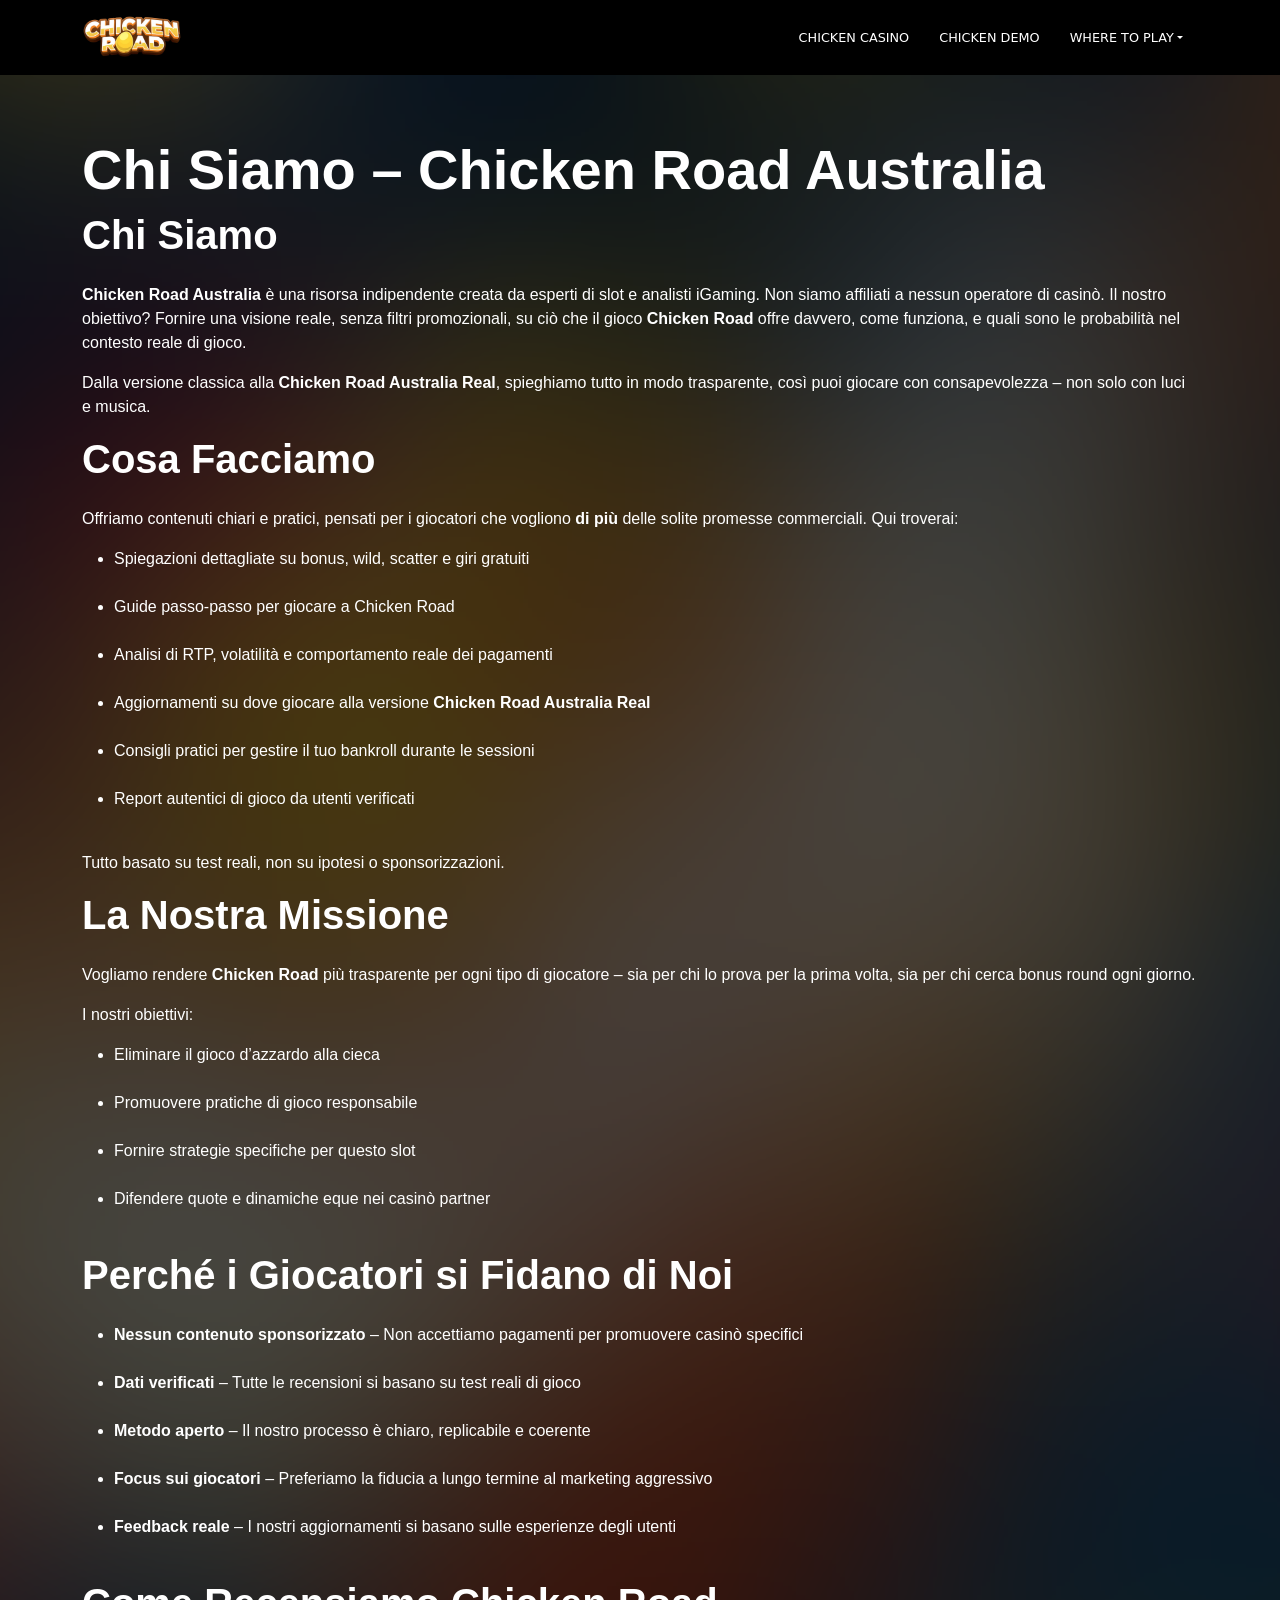
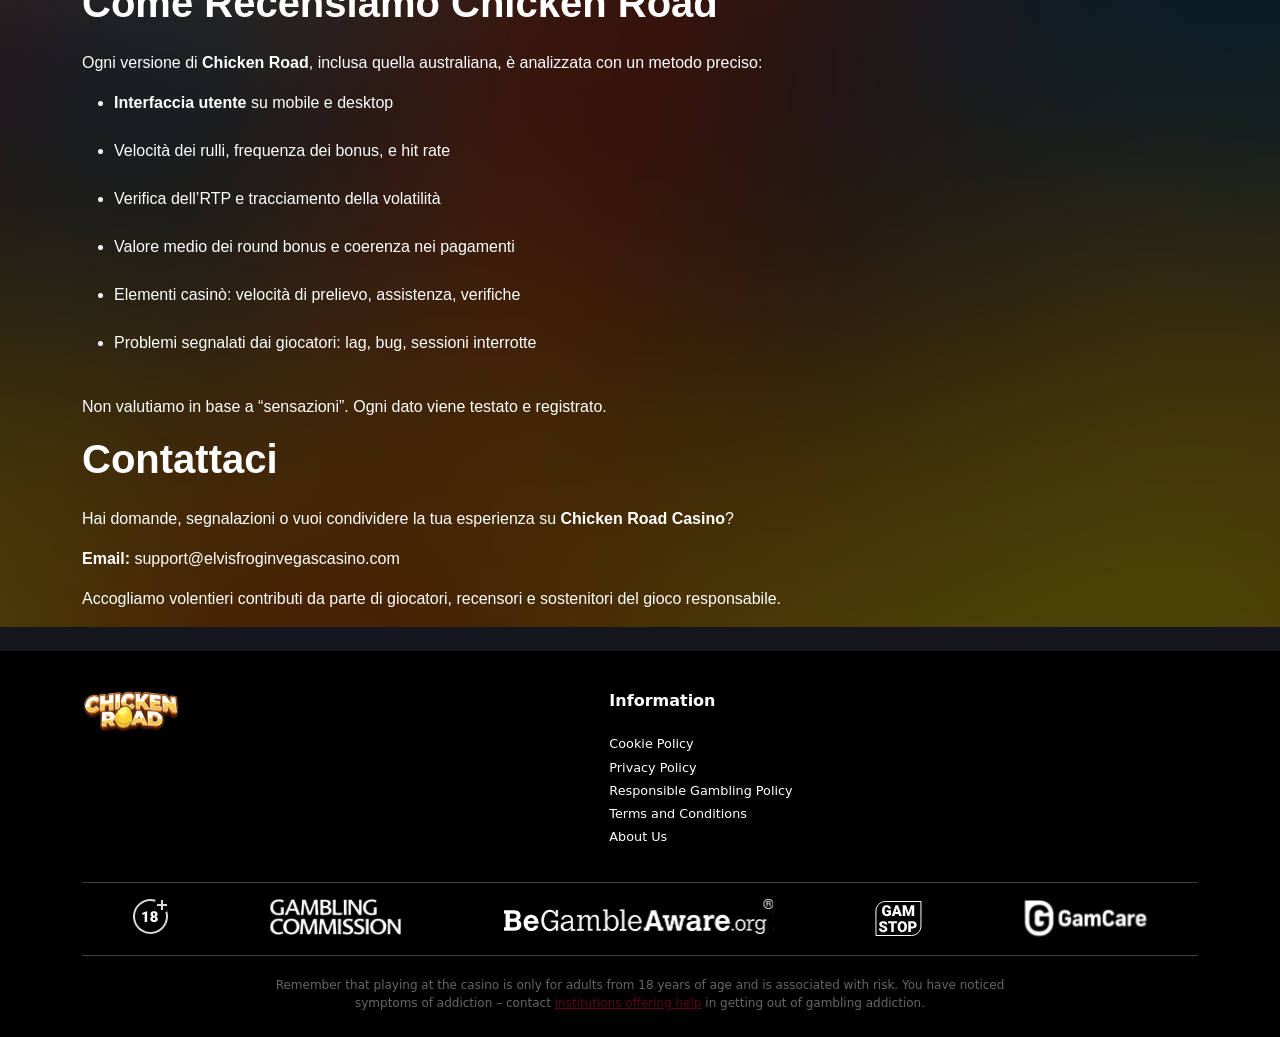
<file: about/index.html>
<!DOCTYPE html>
<html lang="it">

<head>
  <meta charset="UTF-8">
  <meta name="viewport" content="width=device-width">
  <meta name="robots" content="index, follow, max-image-preview:large, max-snippet:-1, max-video-preview:-1">

  <link rel="canonical" href="https://diamondspowerit.com/about-us/">

  <link media="all" href="../css/autoptimize_9b123d720d574cecab7c6b5d40584863.css" rel="stylesheet">
  <title>Chicken Road – Funzioni di Gioco, Strategie Reali e Analisi | Australia</title>
  <meta name="description"
    content="Scopri come funziona davvero Chicken Road Australia. Dati reali sui pagamenti, strategie testate e recensioni imparziali per giocatori reali.">


  <meta name="keywords"
    content="Chicken Road australia, Chicken Road, Chicken Road australia real, Chicken Road casino">
  <meta property="og:type" content="article">
  <meta property="og:title" content="Chicken Road – Funzioni di Gioco, Strategie Reali e Analisi | Australia">
  <meta property="og:description"
    content="Scopri come funziona davvero Chicken Road Australia. Dati reali sui pagamenti, strategie testate e recensioni imparziali per giocatori reali.">

  <meta property="og:url" content="https://chickenroad-italy.org/about/">
  <meta name="twitter:card" content="summary_large_image">
  <meta name="twitter:title" content="Chicken Road – Funzioni di Gioco, Strategie Reali e Analisi | Australia">
  <meta name="twitter:description"
    content="Scopri come funziona davvero Chicken Road Australia. Dati reali sui pagamenti, strategie testate e recensioni imparziali per giocatori reali.">

  <link rel="icon" type="image/png" href="/images/fav.png">
</head>

<body class="home wp-singular page-template-default page page-id-2 wp-custom-logo wp-theme body_frontend">
  <header class="header">
    <div class="container">
      <div class="header-wrap">
        <a href="/" class="logo">
          <span class="custom-logo-link"><img src="../images/logo.webp" class="custom-logo" alt="image" decoding="async"
              loading="lazy"></span>
        </a>
        <nav class="desktop_ver">
          <ul id="menu-primary-menu" class="menu">
            <li id="menu-item-684"
              class="menu-item menu-item-type-post_type menu-item-object-page nav-item nav-item-684"><a
                href="/chicken-casino/" class="">Chicken Casino</a></li>
            <li id="menu-item-1390"
              class="menu-item menu-item-type-post_type menu-item-object-page nav-item nav-item-1390"><a
                href="/chicken-demo/" class="">Chicken Demo</a></li>



            <li id="menu-item-696"
              class="menu-item menu-item-type-custom menu-item-object-custom menu-item-home menu-item-has-children dropdown nav-item nav-item-696">
              <a class=" dropdown-toggle" aria-haspopup="true" aria-expanded="false" bis_skin_checked="1">Where
                to play</a>
              <ul class="dropdown-menu depth_0">
                <li id="menu-item-693" class="menu-item menu-item-type-post_type menu-item-object-page menu-item-693"><a
                    href="/spelcasino-chicken/">Spelcasino Chicken</a></li>
                <li id="menu-item-693" class="menu-item menu-item-type-post_type menu-item-object-page menu-item-693"><a
                    href="/sisal-chicken/">Sisal Chicken</a></li>
                <li id="menu-item-693" class="menu-item menu-item-type-post_type menu-item-object-page menu-item-693"><a
                    href="/lottomatica-chicken/">Lottomatica Chicken</a></li>
                <li id="menu-item-693" class="menu-item menu-item-type-post_type menu-item-object-page menu-item-693"><a
                    href="/roadcasino-chicken/">Roadcasino Chicken</a></li>

              </ul>
            </li>


          </ul>
        </nav>

        <div class="offcanvas offcanvas-end" tabindex="-1" id="offcanvas_nav_header">
          <div class="offcanvas-header">
            <button type="button" class="btn-close text-reset" data-bs-dismiss="offcanvas" aria-label="Close"></button>
          </div>
          <div class="offcanvas-body">
            <nav class="mobile_ver">
              <ul id="menu-primary-menu-1" class="menu">
                <li id="menu-item-684"
                  class="menu-item menu-item-type-post_type menu-item-object-page nav-item nav-item-684"><a
                    href="/chicken-casino/" class="">Chicken Casino</a></li>
                <li id="menu-item-1390"
                  class="menu-item menu-item-type-post_type menu-item-object-page nav-item nav-item-1390"><a
                    href="/chicken-demo/" class="">Chicken Demo</a></li>
                <li id="menu-item-1390"
                  class="menu-item menu-item-type-post_type menu-item-object-page nav-item nav-item-1390"><a
                    href="/chicken-slot/" class="">Chicken Slot</a></li>
                <li id="menu-item-1390"
                  class="menu-item menu-item-type-post_type menu-item-object-page nav-item nav-item-1390"><a
                    href="/chicken-app/" class="">Chicken App</a></li>


                <li id="menu-item-696"
                  class="menu-item menu-item-type-custom menu-item-object-custom menu-item-home menu-item-has-children dropdown nav-item nav-item-696">
                  <a class=" dropdown-toggle" aria-haspopup="true" aria-expanded="false" bis_skin_checked="1">Where
                    to play</a>
                  <ul class="dropdown-menu depth_0">
                    <li id="menu-item-693"
                      class="menu-item menu-item-type-post_type menu-item-object-page menu-item-693"><a
                        href="/spelcasino-chicken/">Spelcasino Chicken</a></li>
                    <li id="menu-item-693"
                      class="menu-item menu-item-type-post_type menu-item-object-page menu-item-693"><a
                        href="/sisal-chicken/">Sisal Chicken</a></li>
                    <li id="menu-item-693"
                      class="menu-item menu-item-type-post_type menu-item-object-page menu-item-693"><a
                        href="/roadcasino-chicken/">Roadcasino Chicken</a></li>
                    <li id="menu-item-693"
                      class="menu-item menu-item-type-post_type menu-item-object-page menu-item-693"><a
                        href="/lottomatica-chicken/">Lottomatica Chicken</a></li>
                  </ul>
                </li>
              </ul>
            </nav>
          </div>
        </div>

        <div class="mobile-menu-button" data-bs-toggle="offcanvas" href="#offcanvas_nav_header" role="button"
          aria-controls="offcanvas_nav_header">
          <span></span>
          <span></span>
          <span></span>
        </div>
      </div>
    </div>


  </header>
  <main class="wrap">

    <div class="home-page">
      <div class="home-page-hero">
        <div class="container">
          <h1><strong>Chi Siamo – Chicken Road Australia</strong></h1>
          <h2><strong>Chi Siamo</strong></h2>
          <p><strong>Chicken Road Australia</strong> è una risorsa indipendente creata da esperti di slot e
            analisti iGaming. Non siamo affiliati a nessun operatore di casinò. Il nostro obiettivo? Fornire una visione
            reale, senza filtri promozionali, su ciò che il gioco <strong>Chicken Road</strong> offre davvero,
            come funziona, e quali sono le probabilità nel contesto reale di gioco.</p>
          <p>Dalla versione classica alla <strong>Chicken Road Australia Real</strong>, spieghiamo tutto in modo
            trasparente, così puoi giocare con consapevolezza – non solo con luci e musica.</p>
          <h2><strong>Cosa Facciamo</strong></h2>
          <p>Offriamo contenuti chiari e pratici, pensati per i giocatori che vogliono <strong>di più</strong> delle
            solite promesse commerciali. Qui troverai:</p>
          <ul>
            <li>Spiegazioni dettagliate su bonus, wild, scatter e giri gratuiti<br /><br /></li>
            <li>Guide passo-passo per giocare a Chicken Road<br /><br /></li>
            <li>Analisi di RTP, volatilità e comportamento reale dei pagamenti<br /><br /></li>
            <li>Aggiornamenti su dove giocare alla versione <strong>Chicken Road Australia
                Real</strong><strong><br /><br /></strong></li>
            <li>Consigli pratici per gestire il tuo bankroll durante le sessioni<br /><br /></li>
            <li>Report autentici di gioco da utenti verificati<br /><br /></li>
          </ul>
          <p>Tutto basato su test reali, non su ipotesi o sponsorizzazioni.</p>
          <h2><strong>La Nostra Missione</strong></h2>
          <p>Vogliamo rendere <strong>Chicken Road</strong> più trasparente per ogni tipo di giocatore – sia per
            chi lo prova per la prima volta, sia per chi cerca bonus round ogni giorno.</p>
          <p>I nostri obiettivi:</p>
          <ul>
            <li>Eliminare il gioco d’azzardo alla cieca<br /><br /></li>
            <li>Promuovere pratiche di gioco responsabile<br /><br /></li>
            <li>Fornire strategie specifiche per questo slot<br /><br /></li>
            <li>Difendere quote e dinamiche eque nei casinò partner<br /><br /></li>
          </ul>
          <h2><strong>Perché i Giocatori si Fidano di Noi</strong></h2>
          <ul>
            <li><strong>Nessun contenuto sponsorizzato</strong> – Non accettiamo pagamenti per promuovere casinò
              specifici<br /><br /></li>
            <li><strong>Dati verificati</strong> – Tutte le recensioni si basano su test reali di gioco<br /><br /></li>
            <li><strong>Metodo aperto</strong> – Il nostro processo è chiaro, replicabile e coerente<br /><br /></li>
            <li><strong>Focus sui giocatori</strong> – Preferiamo la fiducia a lungo termine al marketing
              aggressivo<br /><br /></li>
            <li><strong>Feedback reale</strong> – I nostri aggiornamenti si basano sulle esperienze degli
              utenti<br /><br /></li>
          </ul>
          <h2><strong>Come Recensiamo Chicken Road</strong></h2>
          <p>Ogni versione di <strong>Chicken Road</strong>, inclusa quella australiana, è analizzata con un
            metodo preciso:</p>
          <ul>
            <li><strong>Interfaccia utente</strong> su mobile e desktop<br /><br /></li>
            <li>Velocità dei rulli, frequenza dei bonus, e hit rate<br /><br /></li>
            <li>Verifica dell’RTP e tracciamento della volatilità<br /><br /></li>
            <li>Valore medio dei round bonus e coerenza nei pagamenti<br /><br /></li>
            <li>Elementi casinò: velocità di prelievo, assistenza, verifiche<br /><br /></li>
            <li>Problemi segnalati dai giocatori: lag, bug, sessioni interrotte<br /><br /></li>
          </ul>
          <p>Non valutiamo in base a “sensazioni”. Ogni dato viene testato e registrato.</p>
          <h2><strong>Contattaci</strong></h2>
          <p>Hai domande, segnalazioni o vuoi condividere la tua esperienza su <strong>Chicken Road
              Casino</strong>?</p>
          <p><strong>Email:</strong> support@elvisfroginvegascasino.com</p>
          <p>Accogliamo volentieri contributi da parte di giocatori, recensori e sostenitori del gioco responsabile.</p>
        </div>
      </div>

    </div>

  </main>
  <footer class="footer">
    <div class="container">
      <div class="row">
        <div class="col-lg-auto">
          <div class="footer-logo">
            <span class="custom-logo-link"><img src="../images/logo.webp" class="custom-logo" alt="image"
                decoding="async" loading="lazy"></span>
          </div>
        </div>
        <div class="col-lg">
          <div class="row footer-nav-wrap">
            <div class="col-lg-auto">
              <div class="footer-nav">
                <h4 class="heading d-none d-lg-block">Information</h4>
                <nav class="menu-footer-menu-2-container">
                  <ul id="menu-footer-menu-2" class="menu">
                    <li id="menu-item-707"
                      class="menu-item menu-item-type-post_type menu-item-object-page menu-item-707"><a
                        href="/cookie/">Cookie Policy</a></li>
                    <li id="menu-item-707"
                      class="menu-item menu-item-type-post_type menu-item-object-page menu-item-707"><a
                        href="/privacy/">Privacy Policy</a></li>
                    <li id="menu-item-708"
                      class="menu-item menu-item-type-post_type menu-item-object-page menu-item-708"><a
                        href="/responsible-gambling-policy/">Responsible Gambling Policy</a></li>
                    <li id="menu-item-1207"
                      class="menu-item menu-item-type-post_type menu-item-object-page menu-item-1207"><a
                        href="/terms/">Terms and Conditions</a></li>
                    <li id="menu-item-1207"
                      class="menu-item menu-item-type-post_type menu-item-object-page menu-item-1207"><a
                        href="/about/">About Us</a></li>
                  </ul>
                </nav>
              </div>
            </div>
          </div>
        </div>
        <div class="col-lg-4 d-none">
          <div class="footer-info text-center">
            <h4 class="heading">Information</h4>
            <div class="social">
              <a href="#">
                <svg width="9" height="18" viewBox="0 0 9 18" fill="currentColor" xmlns="http://www.w3.org/2000/svg">
                  <path
                    d="M7.3575 2.98875H9.00075V0.12675C8.71725 0.08775 7.74225 0 6.60675 0C4.2375 0 2.6145 1.49025 2.6145 4.22925V6.75H0V9.9495H2.6145V18H5.82V9.95025H8.32875L8.727 6.75075H5.81925V4.5465C5.82 3.62175 6.069 2.98875 7.3575 2.98875Z">
                  </path>
                </svg>
              </a>
              <a href="#">
                <svg width="19" height="16" viewBox="0 0 19 16" fill="currentColor" xmlns="http://www.w3.org/2000/svg">
                  <path
                    d="M16.5099 4.33475C17.2419 3.815 17.8576 3.16625 18.3594 2.41925V2.4185C17.6896 2.71175 16.9771 2.90675 16.2331 3.00125C16.9981 2.5445 17.5824 1.82675 17.8569 0.962C17.1436 1.38725 16.3561 1.68725 15.5169 1.85525C14.8396 1.13375 13.8744 0.6875 12.8214 0.6875C10.7784 0.6875 9.13363 2.34575 9.13363 4.37825C9.13363 4.67075 9.15837 4.952 9.21912 5.21975C6.15162 5.06975 3.43663 3.59975 1.61263 1.3595C1.29462 1.91225 1.10712 2.5445 1.10712 3.22475C1.10712 4.50275 1.76488 5.63525 2.74662 6.2915C2.15338 6.28025 1.57212 6.10775 1.07937 5.837V5.8775C1.07937 7.67075 2.35812 9.16024 4.03587 9.50375C3.73513 9.58625 3.40812 9.62525 3.06838 9.62525C2.83212 9.62525 2.59363 9.61174 2.37013 9.56225C2.84788 11.0232 4.20537 12.098 5.81787 12.1332C4.56238 13.115 2.96788 13.7067 1.24213 13.7067C0.939875 13.7067 0.649625 13.6932 0.359375 13.6565C1.99437 14.7102 3.93087 15.3125 6.02037 15.3125C12.5326 15.3125 16.7769 9.87949 16.5099 4.33475Z">
                  </path>
                </svg>
              </a>
              <a href="#">
                <svg width="19" height="18" viewBox="0 0 19 18" fill="currentColor" xmlns="http://www.w3.org/2000/svg">
                  <g clip-path="url(#clip0_90_450)">
                    <path
                      d="M9.36264 4.37891C6.81039 4.37891 4.74414 6.44741 4.74414 8.99741C4.74414 11.5497 6.81264 13.6159 9.36264 13.6159C11.9149 13.6159 13.9811 11.5474 13.9811 8.99741C13.9811 6.44516 11.9126 4.37891 9.36264 4.37891ZM9.36264 11.9952C7.70589 11.9952 6.36489 10.6534 6.36489 8.99741C6.36489 7.34141 7.70664 5.99966 9.36264 5.99966C11.0186 5.99966 12.3604 7.34141 12.3604 8.99741C12.3611 10.6534 11.0194 11.9952 9.36264 11.9952Z">
                    </path>
                    <path
                      d="M13.0705 0.05654C11.4145 -0.02071 7.3128 -0.01696 5.6553 0.05654C4.1988 0.12479 2.91405 0.47654 1.8783 1.51229C0.147295 3.24329 0.368545 5.57579 0.368545 8.99654C0.368545 12.4975 0.173545 14.776 1.8783 16.4808C3.61605 18.2178 5.9823 17.9905 9.36255 17.9905C12.8305 17.9905 14.0275 17.9928 15.2538 17.518C16.921 16.8708 18.1796 15.3805 18.3025 12.7038C18.3805 11.047 18.376 6.94604 18.3025 5.28854C18.154 2.12879 16.4583 0.21254 13.0705 0.05654ZM15.6918 15.3355C14.557 16.4703 12.9828 16.369 9.3408 16.369C5.5908 16.369 4.08705 16.4245 2.9898 15.3243C1.72605 14.0665 1.9548 12.0468 1.9548 8.98454C1.9548 4.84079 1.52955 1.85654 5.6883 1.64354C6.6438 1.60979 6.92505 1.59854 9.3303 1.59854L9.36405 1.62104C13.3608 1.62104 16.4965 1.20254 16.6848 5.36054C16.7275 6.30929 16.7373 6.59429 16.7373 8.99579C16.7365 12.7023 16.807 14.215 15.6918 15.3355Z">
                    </path>
                    <path
                      d="M14.1642 5.27569C14.7603 5.27569 15.2435 4.79249 15.2435 4.19644C15.2435 3.60038 14.7603 3.11719 14.1642 3.11719C13.5682 3.11719 13.085 3.60038 13.085 4.19644C13.085 4.79249 13.5682 5.27569 14.1642 5.27569Z">
                    </path>
                  </g>
                  <defs>
                    <clipPath id="clip0_90_450">
                      <rect width="18" height="18" fill="white" transform="translate(0.359375)"></rect>
                    </clipPath>
                  </defs>
                </svg>
              </a>
            </div>
          </div>
        </div>
      </div>

      <div class="footer-logos-wrap">
        <hr>
        <div class="footer-logos">
          <img src="../images/footer_18plus.svg" alt="18 plus">
          <img src="../images/footer_gambling_commission.svg" alt="gambling commission">
          <img src="../images/footer_begambleaware.svg" alt="begambleaware">
          <img src="../images/footer_gamstop.svg" alt="gamstop">
          <img src="../images/footer_gamecare.svg" alt="gamecare">
        </div>
        <hr class="hr_2">
      </div>

      <div class="footer-text">
        Remember that playing at the casino is only for adults from 18 years of age and is associated with risk. You
        have noticed symptoms of addiction – contact <a href="#">institutions offering
          help</a> in getting out of gambling addiction. </div>
    </div>

  </footer>

  <script src="../js/app.js"></script>

</body>

</html>
</file>
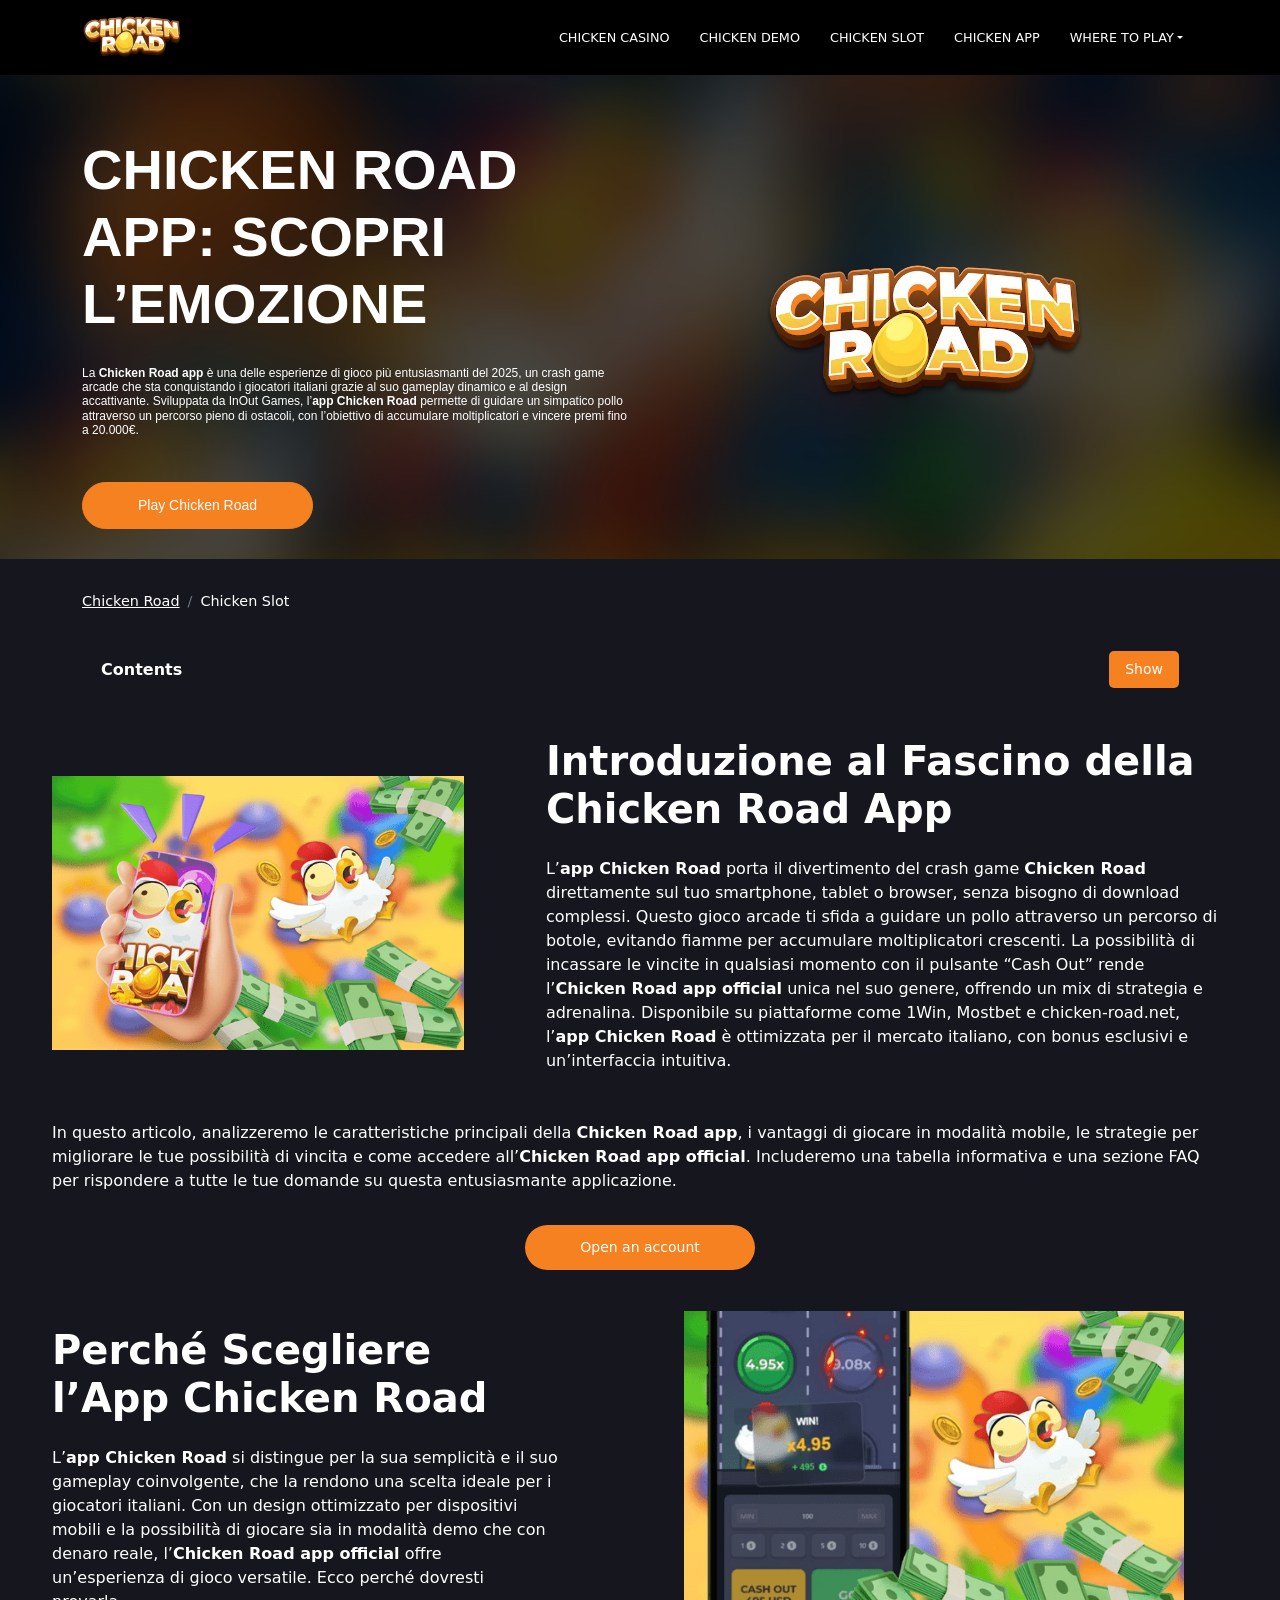
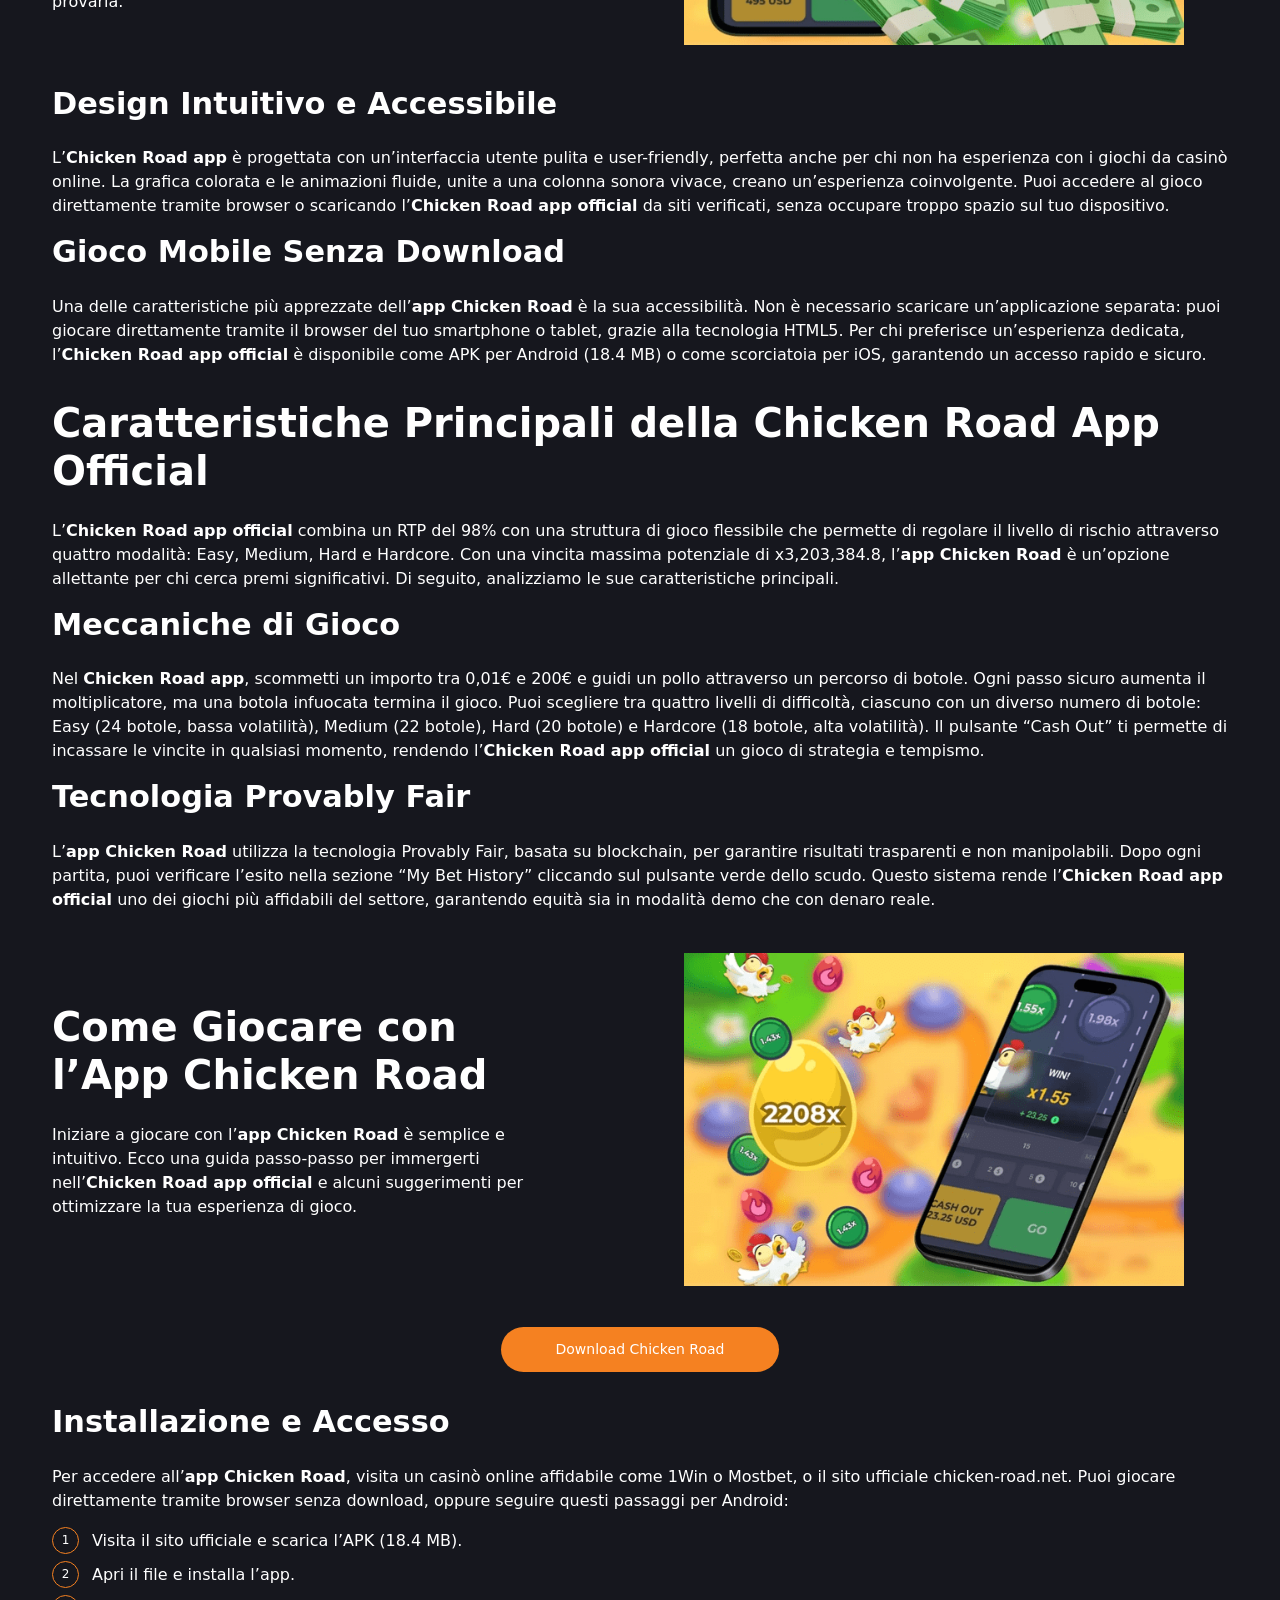
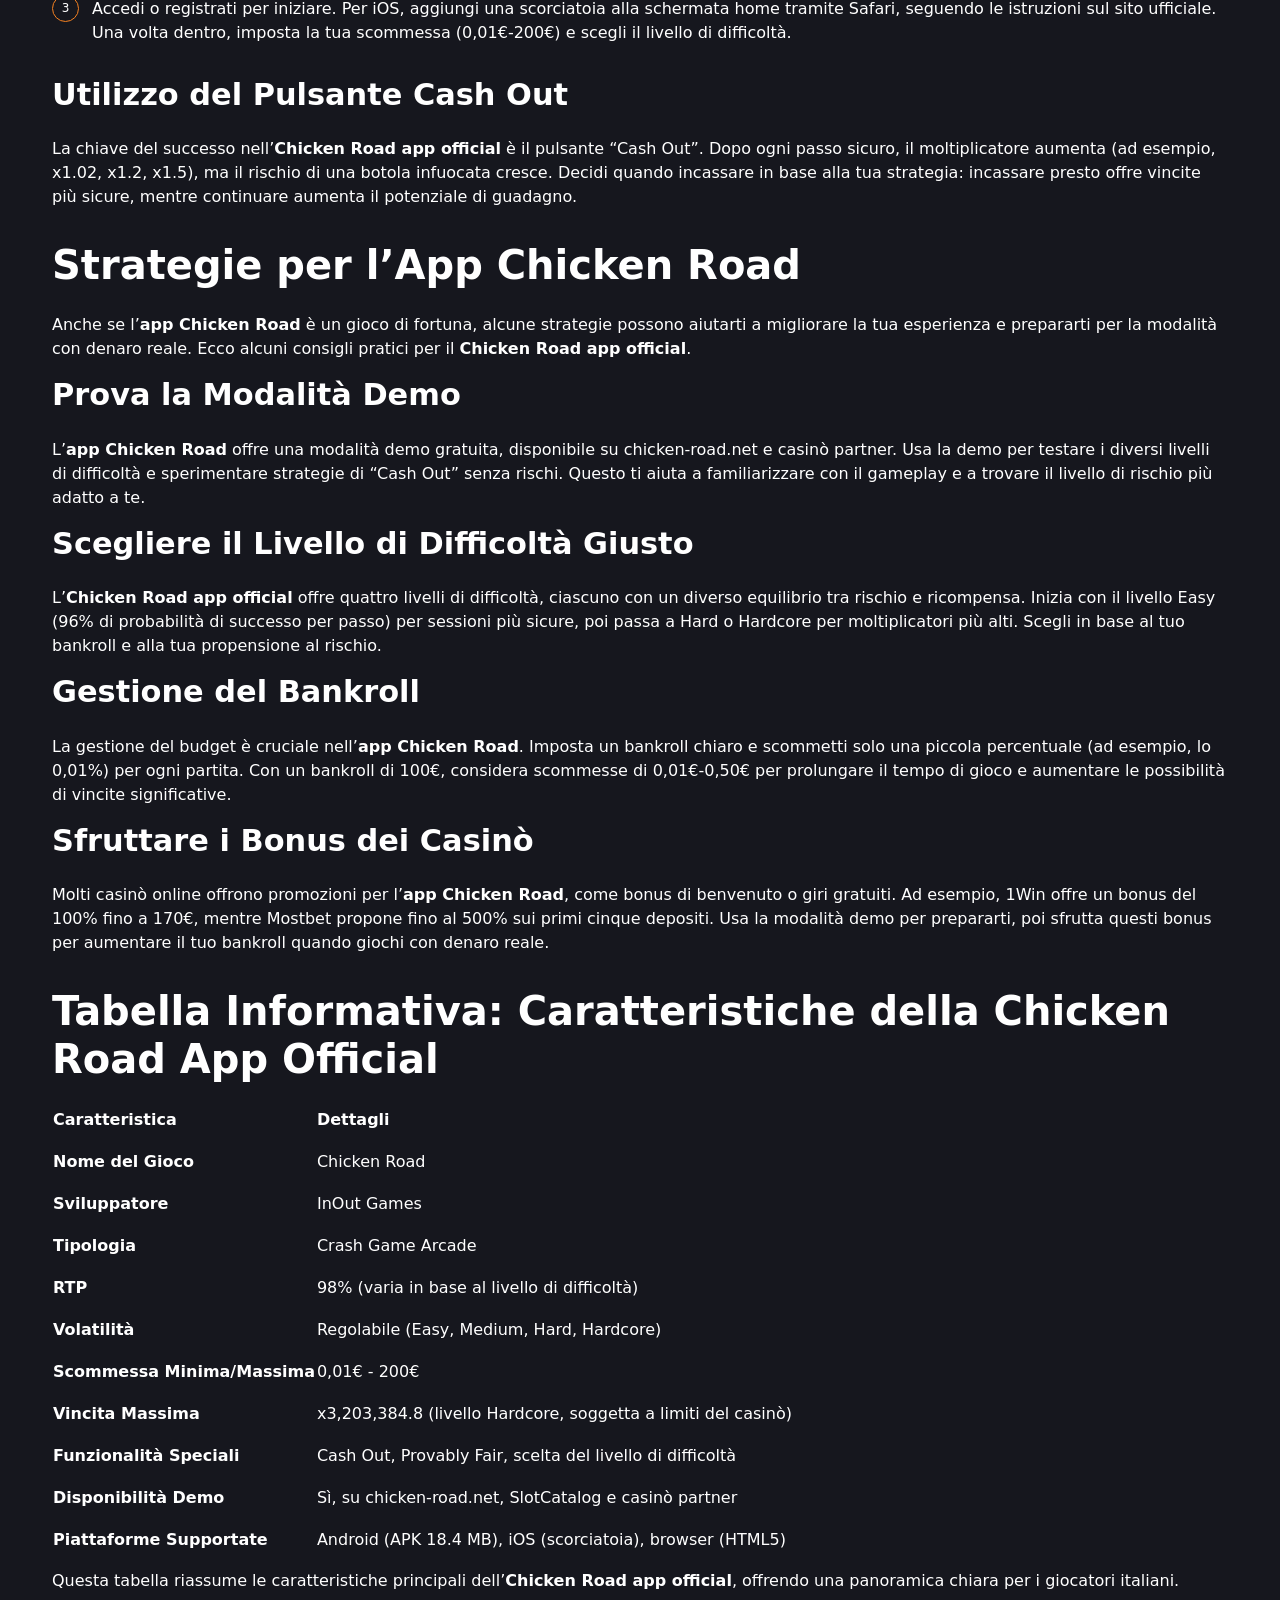
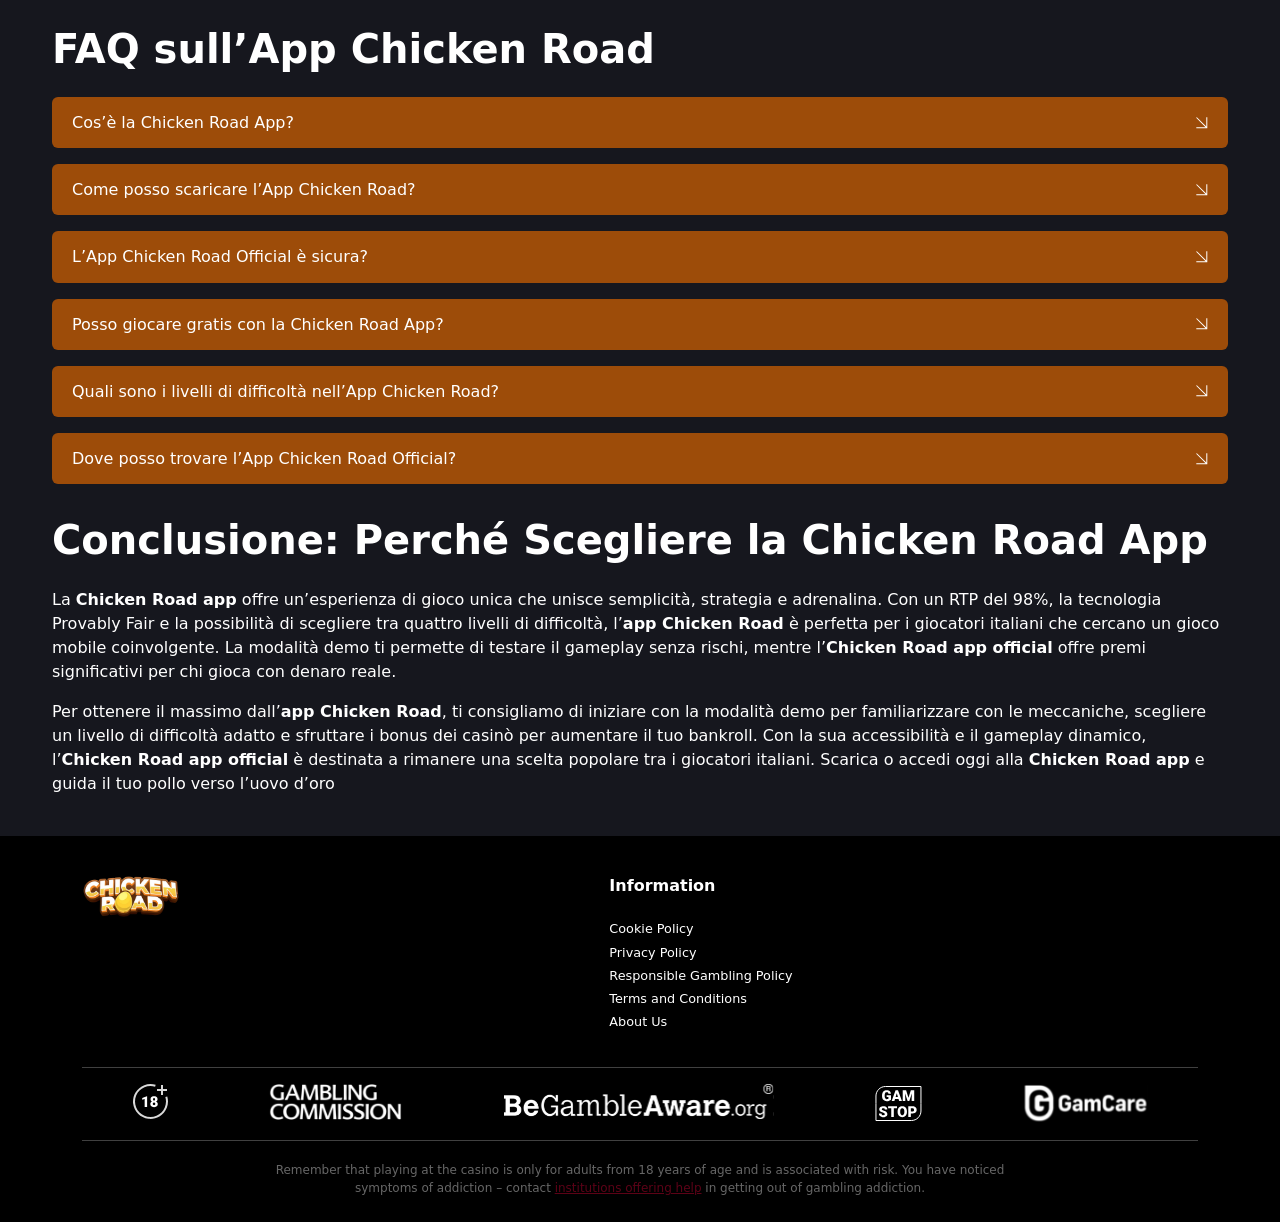
<file: chicken-app/index.html>
<!DOCTYPE html>
<html lang="it">

<head>
	<meta charset="UTF-8">
	<meta name="viewport" content="width=device-width">
	<meta name="robots" content="index, follow, max-image-preview:large, max-snippet:-1, max-video-preview:-1">

	<link rel="canonical" href="https://diamondspowerit.com/slot/">

	<link media="all" href="../css/autoptimize_9b123d720d574cecab7c6b5d40584863.css" rel="stylesheet">
	<title>Chicken Road app – Gioca ovunque con l’app ufficiale</title>
	<meta name="description"
		content="Chicken Road app – Scarica l’app ufficiale e gioca ovunque al celebre gioco da casinò">

	<meta name="keywords" content="chicken road app, app chicken road, chicken road app official">
	<meta property="og:type" content="article">
	<meta property="og:title" content="Chicken Road app – Gioca ovunque con l’app ufficiale | Casino Game SpellWin">
	<meta property="og:description"
		content="Chicken Road app – Scarica l’app ufficiale e gioca ovunque al celebre gioco da casinò">
	<meta property="og:site_name" content="GatesofAdventures Beyond Wonderland">
	<meta property="og:url" content="https://chickenroad-italy.org/frog-bonus/">
	<meta name="twitter:card" content="summary_large_image">
	<meta name="twitter:title" content="Chicken Road app – Gioca ovunque con l’app ufficiale | Casino Game SpellWin">
	<meta name="twitter:description"
		content="Chicken Road app – Scarica l’app ufficiale e gioca ovunque al celebre gioco da casinò">

	<link rel="icon" type="image/png" href="/images/fav.png">
</head>

<body class="home wp-singular page-template-default page page-id-2 wp-custom-logo wp-theme body_frontend">
	<header class="header">
		<div class="container">
			<div class="header-wrap">
				<a href="/" class="logo">
					<span class="custom-logo-link"><img src="../images/logo.webp" class="custom-logo" alt="image" decoding="async"
							loading="lazy"></span>
				</a>
				<nav class="desktop_ver">
					<ul id="menu-primary-menu" class="menu">
						<li id="menu-item-684"
							class="menu-item menu-item-type-post_type menu-item-object-page nav-item nav-item-684"><a
								href="/chicken-casino/" class="">Chicken Casino</a></li>
						<li id="menu-item-1390"
							class="menu-item menu-item-type-post_type menu-item-object-page nav-item nav-item-1390"><a
								href="/chicken-demo/" class="">Chicken Demo</a></li>
						<li id="menu-item-1390"
							class="menu-item menu-item-type-post_type menu-item-object-page nav-item nav-item-1390"><a
								href="/chicken-slot/" class="">Chicken Slot</a></li>
						<li id="menu-item-1390"
							class="menu-item menu-item-type-post_type menu-item-object-page nav-item nav-item-1390"><a
								href="/chicken-app/" class="">Chicken App</a></li>



						<li id="menu-item-696"
							class="menu-item menu-item-type-custom menu-item-object-custom menu-item-home menu-item-has-children dropdown nav-item nav-item-696">
							<a class=" dropdown-toggle" aria-haspopup="true" aria-expanded="false" bis_skin_checked="1">Where
								to play</a>
							<ul class="dropdown-menu depth_0">
								<li id="menu-item-693" class="menu-item menu-item-type-post_type menu-item-object-page menu-item-693"><a
										href="/spelcasino-chicken/">Spelcasino Chicken</a></li>
								<li id="menu-item-693" class="menu-item menu-item-type-post_type menu-item-object-page menu-item-693"><a
										href="/sisal-chicken/">Sisal Chicken</a></li>
								<li id="menu-item-693" class="menu-item menu-item-type-post_type menu-item-object-page menu-item-693"><a
										href="/lottomatica-chicken/">Lottomatica Chicken</a></li>
								<li id="menu-item-693" class="menu-item menu-item-type-post_type menu-item-object-page menu-item-693"><a
										href="/roadcasino-chicken/">Roadcasino Chicken</a></li>

							</ul>
						</li>


					</ul>
				</nav>

				<div class="offcanvas offcanvas-end" tabindex="-1" id="offcanvas_nav_header">
					<div class="offcanvas-header">
						<button type="button" class="btn-close text-reset" data-bs-dismiss="offcanvas" aria-label="Close"></button>
					</div>
					<div class="offcanvas-body">
						<nav class="mobile_ver">
							<ul id="menu-primary-menu-1" class="menu">
								<li id="menu-item-684"
									class="menu-item menu-item-type-post_type menu-item-object-page nav-item nav-item-684"><a
										href="/chicken-casino/" class="">Chicken Casino</a></li>
								<li id="menu-item-1390"
									class="menu-item menu-item-type-post_type menu-item-object-page nav-item nav-item-1390"><a
										href="/chicken-demo/" class="">Chicken Demo</a></li>
								<li id="menu-item-1390"
									class="menu-item menu-item-type-post_type menu-item-object-page nav-item nav-item-1390"><a
										href="/chicken-slot/" class="">Chicken Slot</a></li>
								<li id="menu-item-1390"
									class="menu-item menu-item-type-post_type menu-item-object-page nav-item nav-item-1390"><a
										href="/chicken-app/" class="">Chicken App</a></li>


								<li id="menu-item-696"
									class="menu-item menu-item-type-custom menu-item-object-custom menu-item-home menu-item-has-children dropdown nav-item nav-item-696">
									<a class=" dropdown-toggle" aria-haspopup="true" aria-expanded="false" bis_skin_checked="1">Where
										to play</a>
									<ul class="dropdown-menu depth_0">
										<li id="menu-item-693"
											class="menu-item menu-item-type-post_type menu-item-object-page menu-item-693"><a
												href="/spelcasino-chicken/">Spelcasino Chicken</a></li>
										<li id="menu-item-693"
											class="menu-item menu-item-type-post_type menu-item-object-page menu-item-693"><a
												href="/sisal-chicken/">Sisal Chicken</a></li>
										<li id="menu-item-693"
											class="menu-item menu-item-type-post_type menu-item-object-page menu-item-693"><a
												href="/roadcasino-chicken/">Roadcasino Chicken</a></li>
										<li id="menu-item-693"
											class="menu-item menu-item-type-post_type menu-item-object-page menu-item-693"><a
												href="/lottomatica-chicken/">Lottomatica Chicken</a></li>
									</ul>
								</li>
							</ul>
						</nav>
					</div>
				</div>

				<div class="mobile-menu-button" data-bs-toggle="offcanvas" href="#offcanvas_nav_header" role="button"
					aria-controls="offcanvas_nav_header">
					<span></span>
					<span></span>
					<span></span>
				</div>
			</div>
		</div>


	</header>
	<main class="wrap">

		<div class="review-page">
			<div class="welcome_section">
				<div class="container">
					<div class="welcome_section__wrap row">
						<div class="col-lg">
							<div class="welcome_section__content">
								<h1 class="title">
									<strong>
										Chicken Road App: Scopri l’Emozione
									</strong>
								</h1>
								<div class="descr">
									<p>La <strong>Chicken Road app</strong> è una delle esperienze di gioco più entusiasmanti del 2025, un
										crash game arcade che sta conquistando i giocatori italiani grazie al suo gameplay dinamico e al
										design accattivante. Sviluppata da InOut Games, l’<strong>app Chicken Road</strong> permette di
										guidare un simpatico pollo attraverso un percorso pieno di ostacoli, con l’obiettivo di accumulare
										moltiplicatori e vincere premi fino a 20.000€.</p>

								</div>
								<a href="https://go.coinstrikeholdwin.com/SY12N7?approach=chickenroadit" class="btn btn-primary">
									Play Chicken Road️</a>
							</div>
						</div>
						<div class="col-lg-6">
							<div class="welcome_section__image">
								<span class="get-image schema-image-object-thumbnail"><img width="300" height="211"
										src="../images/logo.webp" class="attachment-thumbnail size-thumbnail"
										alt="In addition to the fun of playing  many providers offer generous bonuses" decoding="async"
										fetchpriority="high" sizes="(max-width: 300px) 100vw, 300px" loading="lazy">

								</span>
							</div>
						</div>
					</div>
				</div>
			</div>

			<div class="container">
				<nav class="breadcrumbs">
					<ol class="breadcrumb">
						<li class="breadcrumb-item">
							<a href="/">Chicken Road</a>
						</li>
						<li class="breadcrumb-item active">Chicken Slot</li>
					</ol>
				</nav>
				<nav>
					<div class="lwptoc lwptoc-baseItems lwptoc-light lwptoc-notInherit" data-smooth-scroll="1"
						data-smooth-scroll-offset="24" data-lwptoc-initialized="1">
						<div class="lwptoc_i">
							<div class="lwptoc_header">
								<b class="lwptoc_title">Contents</b>
							</div>
							<div class="lwptoc_items">
								<ol class="lwptoc_itemWrap">
									<li class="lwptoc_item"> <a href="#01">
											<span class="lwptoc_item_number">1</span>
											<span class="lwptoc_item_label">
												Introduzione al Fascino del Chicken Road Game Demo

											</span>
										</a>
									</li>
									<li class="lwptoc_item"> <a href="#02">
											<span class="lwptoc_item_number">2</span>
											<span class="lwptoc_item_label">
												Perché Provare il Chicken Road Demo

											</span>
										</a>
									</li>
									<li class="lwptoc_item"> <a href="#03">
											<span class="lwptoc_item_number">3</span>
											<span class="lwptoc_item_label">
												Caratteristiche Principali del Chicken Road Casino Demo

											</span>
										</a>
									</li>
									<li class="lwptoc_item"> <a href="#04">
											<span class="lwptoc_item_number">4</span>
											<span class="lwptoc_item_label">
												Come Giocare al Chicken Road Demo Play

											</span>
										</a>
									</li>
									<li class="lwptoc_item"> <a href="#05">
											<span class="lwptoc_item_number">5</span>
											<span class="lwptoc_item_label">
												Strategie per il Chicken Road Demo Casino

											</span>
										</a>
									</li>
									<li class="lwptoc_item"> <a href="#06">
											<span class="lwptoc_item_number">6</span>
											<span class="lwptoc_item_label">
												Tabella Informativa: Caratteristiche del Chicken Road Casino Demo

											</span>
										</a>
									</li>
									<li class="lwptoc_item"> <a href="#07">
											<span class="lwptoc_item_number">7</span>
											<span class="lwptoc_item_label">
												FAQ sul Chicken Road Demo

											</span>
										</a>
									</li>
									<li class="lwptoc_item"> <a href="#08">
											<span class="lwptoc_item_number">8</span>
											<span class="lwptoc_item_label">
												Conclusione: Perché Scegliere il Chicken Road Demo

											</span>
										</a>
									</li>

								</ol>
							</div>
						</div>
					</div>
				</nav>
			</div>

			<div class="wp-block-hc-container">
				<section class="wp-block-hc-alternate-group-section">
					<div class="media_block left">
						<h2 class="title" id="01">
							Introduzione al Fascino della Chicken Road App
						</h2>
						<div class="content">
							<p>L’<strong>app Chicken Road</strong> porta il divertimento del crash game <strong>Chicken Road</strong>
								direttamente sul tuo smartphone, tablet o browser, senza bisogno di download complessi. Questo gioco
								arcade ti sfida a guidare un pollo attraverso un percorso di botole, evitando fiamme per accumulare
								moltiplicatori crescenti. La possibilità di incassare le vincite in qualsiasi momento con il pulsante
								“Cash Out” rende l’<strong>Chicken Road app official</strong> unica nel suo genere, offrendo un mix di
								strategia e adrenalina. Disponibile su piattaforme come 1Win, Mostbet e chicken-road.net, l’<strong>app
									Chicken Road</strong> è ottimizzata per il mercato italiano, con bonus esclusivi e un’interfaccia
								intuitiva.</p>
						</div>
						<div class="image"> <span class="get-image schema-image-object-thumbnail"><img width="1024" height="720"
									src="../images/app1.png" class="attachment-large size-large" alt="Casino Bonus Overview"
									sizes="auto, (max-width: 1024px) 100vw, 1024px" loading="lazy" decoding="async">
							</span> </div>
					</div>
					<p>In questo articolo, analizzeremo le caratteristiche principali della <strong>Chicken Road app</strong>, i
						vantaggi di giocare in modalità mobile, le strategie per migliorare le tue possibilità di vincita e come
						accedere all’<strong>Chicken Road app official</strong>. Includeremo una tabella informativa e una sezione
						FAQ per rispondere a tutte le tue domande su questa entusiasmante applicazione.</p>
					<div
						class="wp-block-buttons is-content-justification-center is-layout-flex wp-container-core-buttons-is-layout-a89b3969 wp-block-buttons-is-layout-flex">
						<div class="wp-block-button"><a class="wp-block-button__link wp-element-button"
								href="https://go.coinstrikeholdwin.com/SY12N7?approach=chickenroadit" target="_blank"
								rel="nofollow noopener">Open an account</a></div>
					</div>

				</section>
				<section class="wp-block-hc-alternate-group-section">
					<div class="media_block right">
						<h2 class="title" id="02">
							Perché Scegliere l’App Chicken Road
						</h2>
						<div class="content">
							<p>L’<strong>app Chicken Road</strong> si distingue per la sua semplicità e il suo gameplay coinvolgente,
								che la rendono una scelta ideale per i giocatori italiani. Con un design ottimizzato per dispositivi
								mobili e la possibilità di giocare sia in modalità demo che con denaro reale, l’<strong>Chicken Road app
									official</strong> offre un’esperienza di gioco versatile. Ecco perché dovresti provarla.</p>
						</div>
						<div class="image"> <span class="get-image schema-image-object-thumbnail"><img width="1024" height="720"
									src="../images/app2.png" class="attachment-large size-large"
									alt="Adventures Stats with a big bonus to get you started"
									sizes="auto, (max-width: 1024px) 100vw, 1024px" loading="lazy" decoding="async">
							</span> </div>
					</div>
					<h3><strong>Design Intuitivo e Accessibile</strong></h3>
					<p>L’<strong>Chicken Road app</strong> è progettata con un’interfaccia utente pulita e user-friendly, perfetta
						anche per chi non ha esperienza con i giochi da casinò online. La grafica colorata e le animazioni fluide,
						unite a una colonna sonora vivace, creano un’esperienza coinvolgente. Puoi accedere al gioco direttamente
						tramite browser o scaricando l’<strong>Chicken Road app official</strong> da siti verificati, senza occupare
						troppo spazio sul tuo dispositivo.</p>
					<h3><strong>Gioco Mobile Senza Download</strong></h3>
					<p>Una delle caratteristiche più apprezzate dell’<strong>app Chicken Road</strong> è la sua accessibilità. Non
						è necessario scaricare un’applicazione separata: puoi giocare direttamente tramite il browser del tuo
						smartphone o tablet, grazie alla tecnologia HTML5. Per chi preferisce un’esperienza dedicata,
						l’<strong>Chicken Road app official</strong> è disponibile come APK per Android (18.4 MB) o come scorciatoia
						per iOS, garantendo un accesso rapido e sicuro.</p>
				</section>

				<section class="wp-block-hc-alternate-group-section">
					<h2 class="wp-block-heading" id="03">
						Caratteristiche Principali della Chicken Road App Official
					</h2>
					<p>L’<strong>Chicken Road app official</strong> combina un RTP del 98% con una struttura di gioco flessibile
						che permette di regolare il livello di rischio attraverso quattro modalità: Easy, Medium, Hard e Hardcore.
						Con una vincita massima potenziale di x3,203,384.8, l’<strong>app Chicken Road</strong> è un’opzione
						allettante per chi cerca premi significativi. Di seguito, analizziamo le sue caratteristiche principali.</p>
					<h3><strong>Meccaniche di Gioco</strong></h3>
					<p>Nel <strong>Chicken Road app</strong>, scommetti un importo tra 0,01€ e 200€ e guidi un pollo attraverso un
						percorso di botole. Ogni passo sicuro aumenta il moltiplicatore, ma una botola infuocata termina il gioco.
						Puoi scegliere tra quattro livelli di difficoltà, ciascuno con un diverso numero di botole: Easy (24 botole,
						bassa volatilità), Medium (22 botole), Hard (20 botole) e Hardcore (18 botole, alta volatilità). Il pulsante
						“Cash Out” ti permette di incassare le vincite in qualsiasi momento, rendendo l’<strong>Chicken Road app
							official</strong> un gioco di strategia e tempismo.</p>
					<h3><strong>Tecnologia Provably Fair</strong></h3>
					<p>L’<strong>app Chicken Road</strong> utilizza la tecnologia Provably Fair, basata su blockchain, per
						garantire risultati trasparenti e non manipolabili. Dopo ogni partita, puoi verificare l’esito nella sezione
						“My Bet History” cliccando sul pulsante verde dello scudo. Questo sistema rende l’<strong>Chicken Road app
							official</strong> uno dei giochi più affidabili del settore, garantendo equità sia in modalità demo che
						con denaro reale.</p>
				</section>
				<section class="wp-block-hc-alternate-group-section">
					<div class="media_block right">
						<h2 class="title" id="04">
							Come Giocare con l’App Chicken Road
						</h2>
						<div class="content">
							<p>Iniziare a giocare con l’<strong>app Chicken Road</strong> è semplice e intuitivo. Ecco una guida
								passo-passo per immergerti nell’<strong>Chicken Road app official</strong> e alcuni suggerimenti per
								ottimizzare la tua esperienza di gioco.</p>
						</div>
						<div class="image"> <span class="get-image schema-image-object-thumbnail"><img width="1024" height="720"
									src="../images/app3.png" class="attachment-large size-large"
									alt="Adventures Stats with a big bonus to get you started"
									sizes="auto, (max-width: 1024px) 100vw, 1024px" loading="lazy" decoding="async">
							</span> </div>
					</div>
					<div
						class="wp-block-buttons is-content-justification-center is-layout-flex wp-container-core-buttons-is-layout-a89b3969 wp-block-buttons-is-layout-flex">
						<div class="wp-block-button"><a class="wp-block-button__link wp-element-button"
								href="https://go.coinstrikeholdwin.com/SY12N7?approach=chickenroadit" target="_blank"
								rel="nofollow noopener">Download Chicken Road</a></div>
					</div>
					<h3><strong>Installazione e Accesso</strong></h3>
					<p>Per accedere all’<strong>app Chicken Road</strong>, visita un casinò online affidabile come 1Win o Mostbet,
						o il sito ufficiale chicken-road.net. Puoi giocare direttamente tramite browser senza download, oppure
						seguire questi passaggi per Android:</p>
					<ol>
						<li>Visita il sito ufficiale e scarica l’APK (18.4 MB).</li>
						<li>Apri il file e installa l’app.</li>
						<li>Accedi o registrati per iniziare. Per iOS, aggiungi una scorciatoia alla schermata home tramite Safari,
							seguendo le istruzioni sul sito ufficiale. Una volta dentro, imposta la tua scommessa (0,01€-200€) e
							scegli il livello di difficoltà.</li>
					</ol>
					<h3><strong>Utilizzo del Pulsante Cash Out</strong></h3>
					<p>La chiave del successo nell’<strong>Chicken Road app official</strong> è il pulsante “Cash Out”. Dopo ogni
						passo sicuro, il moltiplicatore aumenta (ad esempio, x1.02, x1.2, x1.5), ma il rischio di una botola
						infuocata cresce. Decidi quando incassare in base alla tua strategia: incassare presto offre vincite più
						sicure, mentre continuare aumenta il potenziale di guadagno.</p>
				</section>
				<section class="wp-block-hc-alternate-group-section">
					<h2 class="wp-block-heading" id="05">
						Strategie per l’App Chicken Road
					</h2>
					<p>Anche se l’<strong>app Chicken Road</strong> è un gioco di fortuna, alcune strategie possono aiutarti a
						migliorare la tua esperienza e prepararti per la modalità con denaro reale. Ecco alcuni consigli pratici per
						il <strong>Chicken Road app official</strong>.</p>
					<h3><strong>Prova la Modalità Demo</strong></h3>
					<p>L’<strong>app Chicken Road</strong> offre una modalità demo gratuita, disponibile su chicken-road.net e
						casinò partner. Usa la demo per testare i diversi livelli di difficoltà e sperimentare strategie di “Cash
						Out” senza rischi. Questo ti aiuta a familiarizzare con il gameplay e a trovare il livello di rischio più
						adatto a te.</p>
					<h3><strong>Scegliere il Livello di Difficoltà Giusto</strong></h3>
					<p>L’<strong>Chicken Road app official</strong> offre quattro livelli di difficoltà, ciascuno con un diverso
						equilibrio tra rischio e ricompensa. Inizia con il livello Easy (96% di probabilità di successo per passo)
						per sessioni più sicure, poi passa a Hard o Hardcore per moltiplicatori più alti. Scegli in base al tuo
						bankroll e alla tua propensione al rischio.</p>
					<h3><strong>Gestione del Bankroll</strong></h3>
					<p>La gestione del budget è cruciale nell’<strong>app Chicken Road</strong>. Imposta un bankroll chiaro e
						scommetti solo una piccola percentuale (ad esempio, lo 0,01%) per ogni partita. Con un bankroll di 100€,
						considera scommesse di 0,01€-0,50€ per prolungare il tempo di gioco e aumentare le possibilità di vincite
						significative.</p>
					<h3><strong>Sfruttare i Bonus dei Casinò</strong></h3>
					<p>Molti casinò online offrono promozioni per l’<strong>app Chicken Road</strong>, come bonus di benvenuto o
						giri gratuiti. Ad esempio, 1Win offre un bonus del 100% fino a 170€, mentre Mostbet propone fino al 500% sui
						primi cinque depositi. Usa la modalità demo per prepararti, poi sfrutta questi bonus per aumentare il tuo
						bankroll quando giochi con denaro reale.</p>
				</section>
				<section class="wp-block-hc-alternate-group-section">
					<h2 class="wp-block-heading" id="06">
						Tabella Informativa: Caratteristiche della Chicken Road App Official
					</h2>
					<table>
						<tbody>
							<tr>
								<td>
									<p><strong>Caratteristica</strong></p>
								</td>
								<td>
									<p><strong>Dettagli</strong></p>
								</td>
							</tr>
							<tr>
								<td>
									<p><strong>Nome del Gioco</strong></p>
								</td>
								<td>
									<p>Chicken Road</p>
								</td>
							</tr>
							<tr>
								<td>
									<p><strong>Sviluppatore</strong></p>
								</td>
								<td>
									<p>InOut Games</p>
								</td>
							</tr>
							<tr>
								<td>
									<p><strong>Tipologia</strong></p>
								</td>
								<td>
									<p>Crash Game Arcade</p>
								</td>
							</tr>
							<tr>
								<td>
									<p><strong>RTP</strong></p>
								</td>
								<td>
									<p>98% (varia in base al livello di difficoltà)</p>
								</td>
							</tr>
							<tr>
								<td>
									<p><strong>Volatilità</strong></p>
								</td>
								<td>
									<p>Regolabile (Easy, Medium, Hard, Hardcore)</p>
								</td>
							</tr>
							<tr>
								<td>
									<p><strong>Scommessa Minima/Massima</strong></p>
								</td>
								<td>
									<p>0,01€ - 200€</p>
								</td>
							</tr>
							<tr>
								<td>
									<p><strong>Vincita Massima</strong></p>
								</td>
								<td>
									<p>x3,203,384.8 (livello Hardcore, soggetta a limiti del casinò)</p>
								</td>
							</tr>
							<tr>
								<td>
									<p><strong>Funzionalità Speciali</strong></p>
								</td>
								<td>
									<p>Cash Out, Provably Fair, scelta del livello di difficoltà</p>
								</td>
							</tr>
							<tr>
								<td>
									<p><strong>Disponibilità Demo</strong></p>
								</td>
								<td>
									<p>Sì, su chicken-road.net, SlotCatalog e casinò partner</p>
								</td>
							</tr>
							<tr>
								<td>
									<p><strong>Piattaforme Supportate</strong></p>
								</td>
								<td>
									<p>Android (APK 18.4 MB), iOS (scorciatoia), browser (HTML5)</p>
								</td>
							</tr>
						</tbody>
					</table>
					<p>Questa tabella riassume le caratteristiche principali dell’<strong>Chicken Road app official</strong>,
						offrendo una panoramica chiara per i giocatori italiani.</p>
				</section>

				<section class="wp-block-hc-alternate-group-section">
					<h2 class="wp-block-heading" id="07">FAQ sull’App Chicken Road</h2>
					<section class="faq-section">
						<div class="accordion" id="accordionFAQ-1">
							<div class="accordion-item" itemprop="mainEntity">
								<h3 itemprop="name" class="accordion-header" id="headingFAQ-0"> <button
										class="accordion-button collapsed" type="button" data-bs-toggle="collapse"
										data-bs-target="#collapseFAQ-0" aria-expanded="true" aria-controls="collapseFAQ-0">
										Cos’è la Chicken Road App?

									</button> </h3>
								<div id="collapseFAQ-0" class="accordion-collapse collapse" aria-labelledby="headingFAQ-0"
									data-bs-parent="#accordionFAQ-1" itemprop="acceptedAnswer">
									<div class="accordion-body" itemprop="text">
										<p>La <strong>Chicken Road app</strong> è un crash game arcade sviluppato da InOut Games, in cui
											guidi un pollo attraverso un percorso di botole, incassando vincite con moltiplicatori crescenti
											tramite il pulsante “Cash Out”. Ha un RTP del 98% e una vincita massima di x3,203,384.8.</p>
									</div>
								</div>
							</div>
							<div class="accordion-item" itemprop="mainEntity">
								<h3 itemprop="name" class="accordion-header" id="headingFAQ-1"> <button
										class="accordion-button collapsed" type="button" data-bs-toggle="collapse"
										data-bs-target="#collapseFAQ-1" aria-expanded="true" aria-controls="collapseFAQ-1">
										Come posso scaricare l’App Chicken Road?

									</button> </h3>
								<div id="collapseFAQ-1" class="accordion-collapse collapse" aria-labelledby="headingFAQ-1"
									data-bs-parent="#accordionFAQ-1" itemprop="acceptedAnswer">
									<div class="accordion-body" itemprop="text">
										<p>Puoi accedere all’<strong>app Chicken Road</strong> senza download tramite browser su
											chicken-road.net o casinò partner. Per Android, scarica l’APK (18.4 MB) dal sito ufficiale. Per
											iOS, aggiungi una scorciatoia tramite Safari seguendo le istruzioni sul sito.</p>
									</div>
								</div>
							</div>
							<div class="accordion-item" itemprop="mainEntity">
								<h3 itemprop="name" class="accordion-header" id="headingFAQ-2"> <button
										class="accordion-button collapsed" type="button" data-bs-toggle="collapse"
										data-bs-target="#collapseFAQ-2" aria-expanded="true" aria-controls="collapseFAQ-2">
										L’App Chicken Road Official è sicura?


									</button> </h3>
								<div id="collapseFAQ-2" class="accordion-collapse collapse" aria-labelledby="headingFAQ-2"
									data-bs-parent="#accordionFAQ-1" itemprop="acceptedAnswer">
									<div class="accordion-body" itemprop="text">
										<p>Sì, l’<strong>Chicken Road app official</strong> utilizza la tecnologia Provably Fair per
											garantire risultati trasparenti e non manipolabili. È offerta da casinò con licenze affidabili
											(es. Curaçao), rendendola sicura per i giocatori italiani.</p>
									</div>
								</div>
							</div>
							<div class="accordion-item" itemprop="mainEntity">
								<h3 itemprop="name" class="accordion-header" id="headingFAQ-3"> <button
										class="accordion-button collapsed" type="button" data-bs-toggle="collapse"
										data-bs-target="#collapseFAQ-3" aria-expanded="true" aria-controls="collapseFAQ-3">
										Posso giocare gratis con la Chicken Road App?

									</button> </h3>
								<div id="collapseFAQ-3" class="accordion-collapse collapse" aria-labelledby="headingFAQ-3"
									data-bs-parent="#accordionFAQ-3" itemprop="acceptedAnswer">
									<div class="accordion-body" itemprop="text">
										<p>Sì, la <strong>Chicken Road app</strong> offre una modalità demo gratuita su chicken-road.net e
											casinò partner come 1Win e Mostbet, senza bisogno di registrazione o deposito.</p>
									</div>
								</div>
							</div>
							<div class="accordion-item" itemprop="mainEntity">
								<h3 itemprop="name" class="accordion-header" id="headingFAQ-4"> <button
										class="accordion-button collapsed" type="button" data-bs-toggle="collapse"
										data-bs-target="#collapseFAQ-4" aria-expanded="true" aria-controls="collapseFAQ-4">
										Quali sono i livelli di difficoltà nell’App Chicken Road?

									</button> </h3>
								<div id="collapseFAQ-4" class="accordion-collapse collapse" aria-labelledby="headingFAQ-4"
									data-bs-parent="#accordionFAQ-4" itemprop="acceptedAnswer">
									<div class="accordion-body" itemprop="text">
										<p>L’<strong>app Chicken Road</strong> offre quattro livelli: Easy (24 botole, x1.02-x24.5), Medium
											(22 botole), Hard (20 botole) e Hardcore (18 botole, fino a x3,203,384.8). Ogni livello regola il
											rischio e il potenziale di vincita.</p>
									</div>
								</div>
							</div>
							<div class="accordion-item" itemprop="mainEntity">
								<h3 itemprop="name" class="accordion-header" id="headingFAQ-4"> <button
										class="accordion-button collapsed" type="button" data-bs-toggle="collapse"
										data-bs-target="#collapseFAQ-4" aria-expanded="true" aria-controls="collapseFAQ-4">
										Dove posso trovare l’App Chicken Road Official?

									</button> </h3>
								<div id="collapseFAQ-4" class="accordion-collapse collapse" aria-labelledby="headingFAQ-4"
									data-bs-parent="#accordionFAQ-4" itemprop="acceptedAnswer">
									<div class="accordion-body" itemprop="text">
										<p>L’<strong>Chicken Road app official</strong> è disponibile su chicken-road.net, SlotCatalog e
											casinò online come 1Win e Mostbet. Puoi giocare tramite browser o scaricare l’APK per Android.</p>
									</div>
								</div>
							</div>

						</div>
					</section>
				</section>


				<section class="wp-block-hc-alternate-group-section">
					<h2 class="wp-block-heading" id="08">
						Conclusione: Perché Scegliere la Chicken Road App

					</h2>
					<p>La <strong>Chicken Road app</strong> offre un’esperienza di gioco unica che unisce semplicità, strategia e
						adrenalina. Con un RTP del 98%, la tecnologia Provably Fair e la possibilità di scegliere tra quattro
						livelli di difficoltà, l’<strong>app Chicken Road</strong> è perfetta per i giocatori italiani che cercano
						un gioco mobile coinvolgente. La modalità demo ti permette di testare il gameplay senza rischi, mentre
						l’<strong>Chicken Road app official</strong> offre premi significativi per chi gioca con denaro reale.</p>
					<p>Per ottenere il massimo dall’<strong>app Chicken Road</strong>, ti consigliamo di iniziare con la modalità
						demo per familiarizzare con le meccaniche, scegliere un livello di difficoltà adatto e sfruttare i bonus dei
						casinò per aumentare il tuo bankroll. Con la sua accessibilità e il gameplay dinamico, l’<strong>Chicken
							Road app official</strong> è destinata a rimanere una scelta popolare tra i giocatori italiani. Scarica o
						accedi oggi alla <strong>Chicken Road app</strong> e guida il tuo pollo verso l’uovo d’oro</p>
				</section>

			</div>
		</div>
	</main>
	<footer class="footer">
		<div class="container">
			<div class="row">
				<div class="col-lg-auto">
					<div class="footer-logo">
						<span class="custom-logo-link"><img src="../images/logo.webp" class="custom-logo" alt="image"
								decoding="async" loading="lazy"></span>
					</div>
				</div>
				<div class="col-lg">
					<div class="row footer-nav-wrap">
						<div class="col-lg-auto">
							<div class="footer-nav">
								<h4 class="heading d-none d-lg-block">Information</h4>
								<nav class="menu-footer-menu-2-container">
									<ul id="menu-footer-menu-2" class="menu">
										<li id="menu-item-707"
											class="menu-item menu-item-type-post_type menu-item-object-page menu-item-707"><a
												href="/cookie/">Cookie Policy</a></li>
										<li id="menu-item-707"
											class="menu-item menu-item-type-post_type menu-item-object-page menu-item-707"><a
												href="/privacy/">Privacy Policy</a></li>
										<li id="menu-item-708"
											class="menu-item menu-item-type-post_type menu-item-object-page menu-item-708"><a
												href="/responsible-gambling-policy/">Responsible Gambling Policy</a></li>
										<li id="menu-item-1207"
											class="menu-item menu-item-type-post_type menu-item-object-page menu-item-1207"><a
												href="/terms/">Terms and Conditions</a></li>
										<li id="menu-item-1207"
											class="menu-item menu-item-type-post_type menu-item-object-page menu-item-1207"><a
												href="/about/">About Us</a></li>
									</ul>
								</nav>
							</div>
						</div>
					</div>
				</div>
				<div class="col-lg-4 d-none">
					<div class="footer-info text-center">
						<h4 class="heading">Information</h4>
						<div class="social">
							<a href="#">
								<svg width="9" height="18" viewBox="0 0 9 18" fill="currentColor" xmlns="http://www.w3.org/2000/svg">
									<path
										d="M7.3575 2.98875H9.00075V0.12675C8.71725 0.08775 7.74225 0 6.60675 0C4.2375 0 2.6145 1.49025 2.6145 4.22925V6.75H0V9.9495H2.6145V18H5.82V9.95025H8.32875L8.727 6.75075H5.81925V4.5465C5.82 3.62175 6.069 2.98875 7.3575 2.98875Z">
									</path>
								</svg>
							</a>
							<a href="#">
								<svg width="19" height="16" viewBox="0 0 19 16" fill="currentColor" xmlns="http://www.w3.org/2000/svg">
									<path
										d="M16.5099 4.33475C17.2419 3.815 17.8576 3.16625 18.3594 2.41925V2.4185C17.6896 2.71175 16.9771 2.90675 16.2331 3.00125C16.9981 2.5445 17.5824 1.82675 17.8569 0.962C17.1436 1.38725 16.3561 1.68725 15.5169 1.85525C14.8396 1.13375 13.8744 0.6875 12.8214 0.6875C10.7784 0.6875 9.13363 2.34575 9.13363 4.37825C9.13363 4.67075 9.15837 4.952 9.21912 5.21975C6.15162 5.06975 3.43663 3.59975 1.61263 1.3595C1.29462 1.91225 1.10712 2.5445 1.10712 3.22475C1.10712 4.50275 1.76488 5.63525 2.74662 6.2915C2.15338 6.28025 1.57212 6.10775 1.07937 5.837V5.8775C1.07937 7.67075 2.35812 9.16024 4.03587 9.50375C3.73513 9.58625 3.40812 9.62525 3.06838 9.62525C2.83212 9.62525 2.59363 9.61174 2.37013 9.56225C2.84788 11.0232 4.20537 12.098 5.81787 12.1332C4.56238 13.115 2.96788 13.7067 1.24213 13.7067C0.939875 13.7067 0.649625 13.6932 0.359375 13.6565C1.99437 14.7102 3.93087 15.3125 6.02037 15.3125C12.5326 15.3125 16.7769 9.87949 16.5099 4.33475Z">
									</path>
								</svg>
							</a>
							<a href="#">
								<svg width="19" height="18" viewBox="0 0 19 18" fill="currentColor" xmlns="http://www.w3.org/2000/svg">
									<g clip-path="url(#clip0_90_450)">
										<path
											d="M9.36264 4.37891C6.81039 4.37891 4.74414 6.44741 4.74414 8.99741C4.74414 11.5497 6.81264 13.6159 9.36264 13.6159C11.9149 13.6159 13.9811 11.5474 13.9811 8.99741C13.9811 6.44516 11.9126 4.37891 9.36264 4.37891ZM9.36264 11.9952C7.70589 11.9952 6.36489 10.6534 6.36489 8.99741C6.36489 7.34141 7.70664 5.99966 9.36264 5.99966C11.0186 5.99966 12.3604 7.34141 12.3604 8.99741C12.3611 10.6534 11.0194 11.9952 9.36264 11.9952Z">
										</path>
										<path
											d="M13.0705 0.05654C11.4145 -0.02071 7.3128 -0.01696 5.6553 0.05654C4.1988 0.12479 2.91405 0.47654 1.8783 1.51229C0.147295 3.24329 0.368545 5.57579 0.368545 8.99654C0.368545 12.4975 0.173545 14.776 1.8783 16.4808C3.61605 18.2178 5.9823 17.9905 9.36255 17.9905C12.8305 17.9905 14.0275 17.9928 15.2538 17.518C16.921 16.8708 18.1796 15.3805 18.3025 12.7038C18.3805 11.047 18.376 6.94604 18.3025 5.28854C18.154 2.12879 16.4583 0.21254 13.0705 0.05654ZM15.6918 15.3355C14.557 16.4703 12.9828 16.369 9.3408 16.369C5.5908 16.369 4.08705 16.4245 2.9898 15.3243C1.72605 14.0665 1.9548 12.0468 1.9548 8.98454C1.9548 4.84079 1.52955 1.85654 5.6883 1.64354C6.6438 1.60979 6.92505 1.59854 9.3303 1.59854L9.36405 1.62104C13.3608 1.62104 16.4965 1.20254 16.6848 5.36054C16.7275 6.30929 16.7373 6.59429 16.7373 8.99579C16.7365 12.7023 16.807 14.215 15.6918 15.3355Z">
										</path>
										<path
											d="M14.1642 5.27569C14.7603 5.27569 15.2435 4.79249 15.2435 4.19644C15.2435 3.60038 14.7603 3.11719 14.1642 3.11719C13.5682 3.11719 13.085 3.60038 13.085 4.19644C13.085 4.79249 13.5682 5.27569 14.1642 5.27569Z">
										</path>
									</g>
									<defs>
										<clipPath id="clip0_90_450">
											<rect width="18" height="18" fill="white" transform="translate(0.359375)"></rect>
										</clipPath>
									</defs>
								</svg>
							</a>
						</div>
					</div>
				</div>
			</div>

			<div class="footer-logos-wrap">
				<hr>
				<div class="footer-logos">
					<img src="../images/footer_18plus.svg" alt="18 plus">
					<img src="../images/footer_gambling_commission.svg" alt="gambling commission">
					<img src="../images/footer_begambleaware.svg" alt="begambleaware">
					<img src="../images/footer_gamstop.svg" alt="gamstop">
					<img src="../images/footer_gamecare.svg" alt="gamecare">
				</div>
				<hr class="hr_2">
			</div>

			<div class="footer-text">
				Remember that playing at the casino is only for adults from 18 years of age and is associated with risk. You
				have noticed symptoms of addiction – contact <a href="#">institutions offering
					help</a> in getting out of gambling addiction. </div>
		</div>

	</footer>

	<script src="../js/app.js"></script>

</body>

</html>
</file>
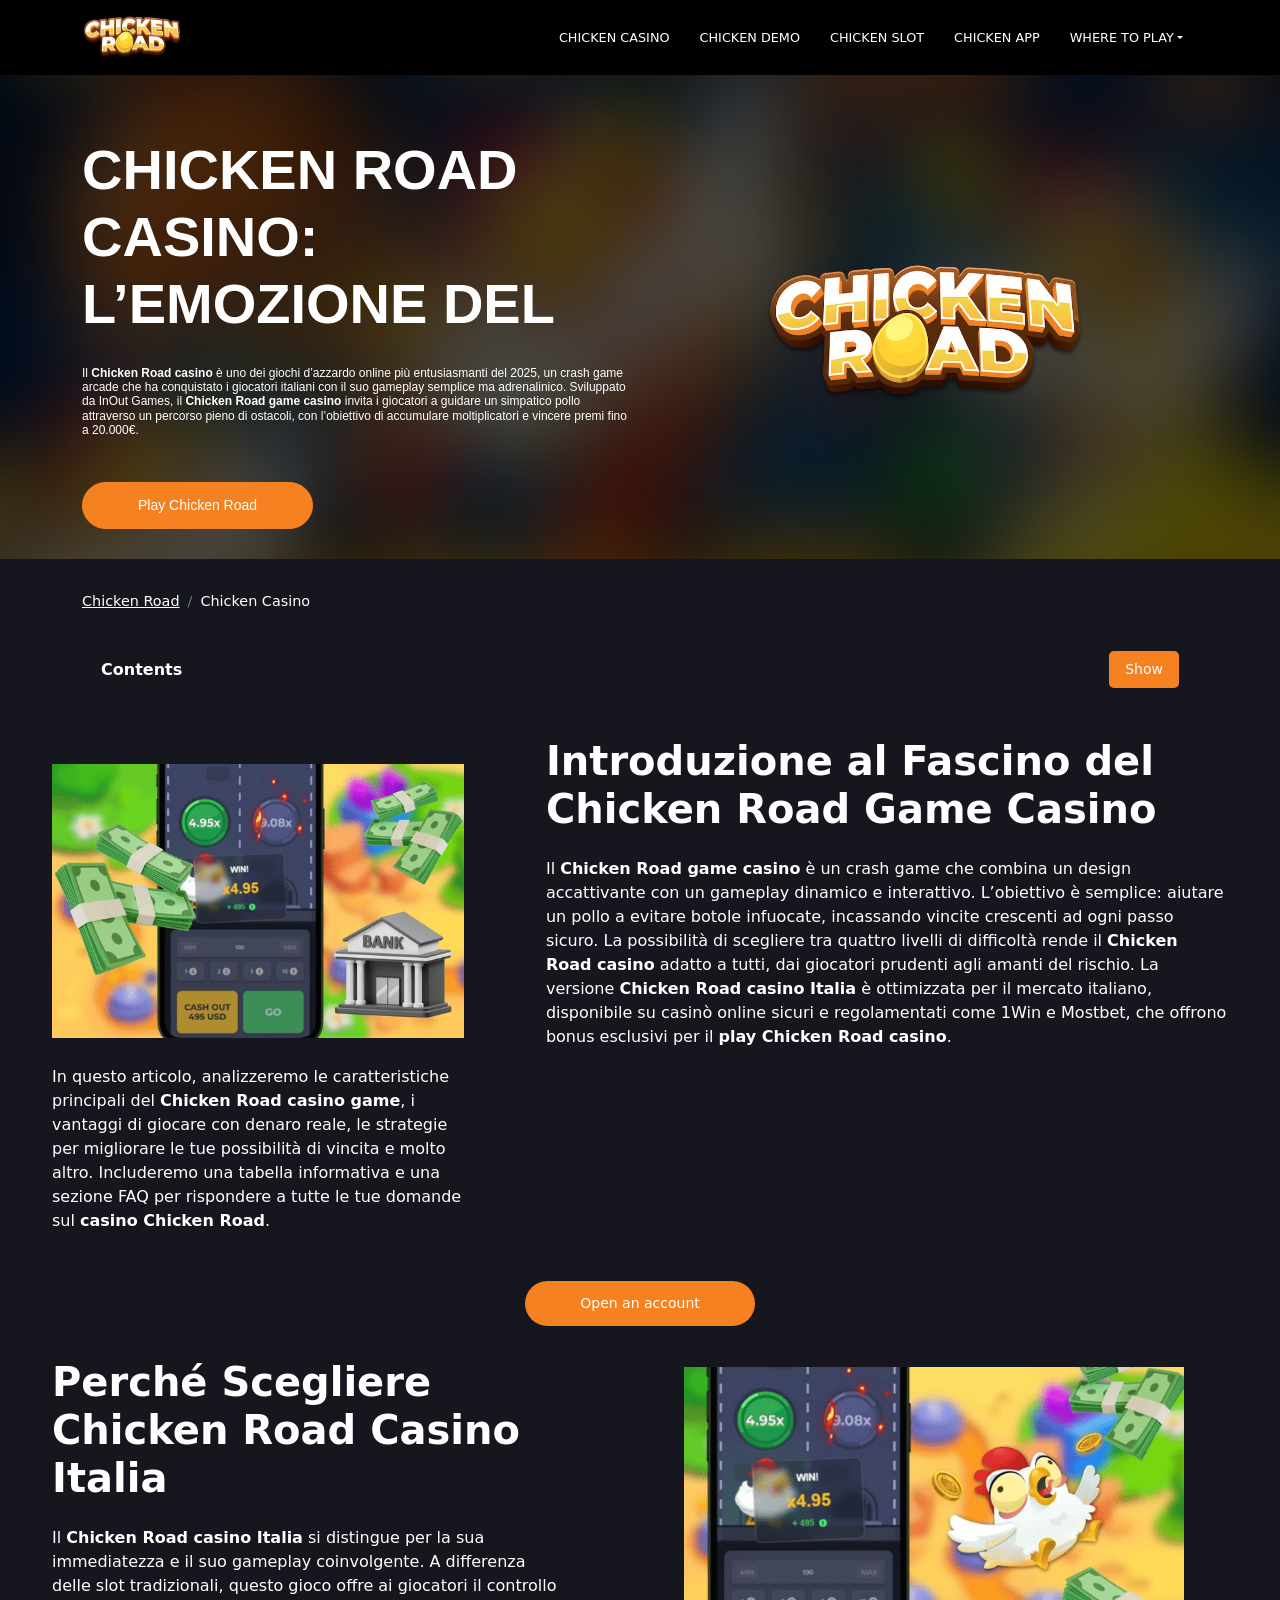
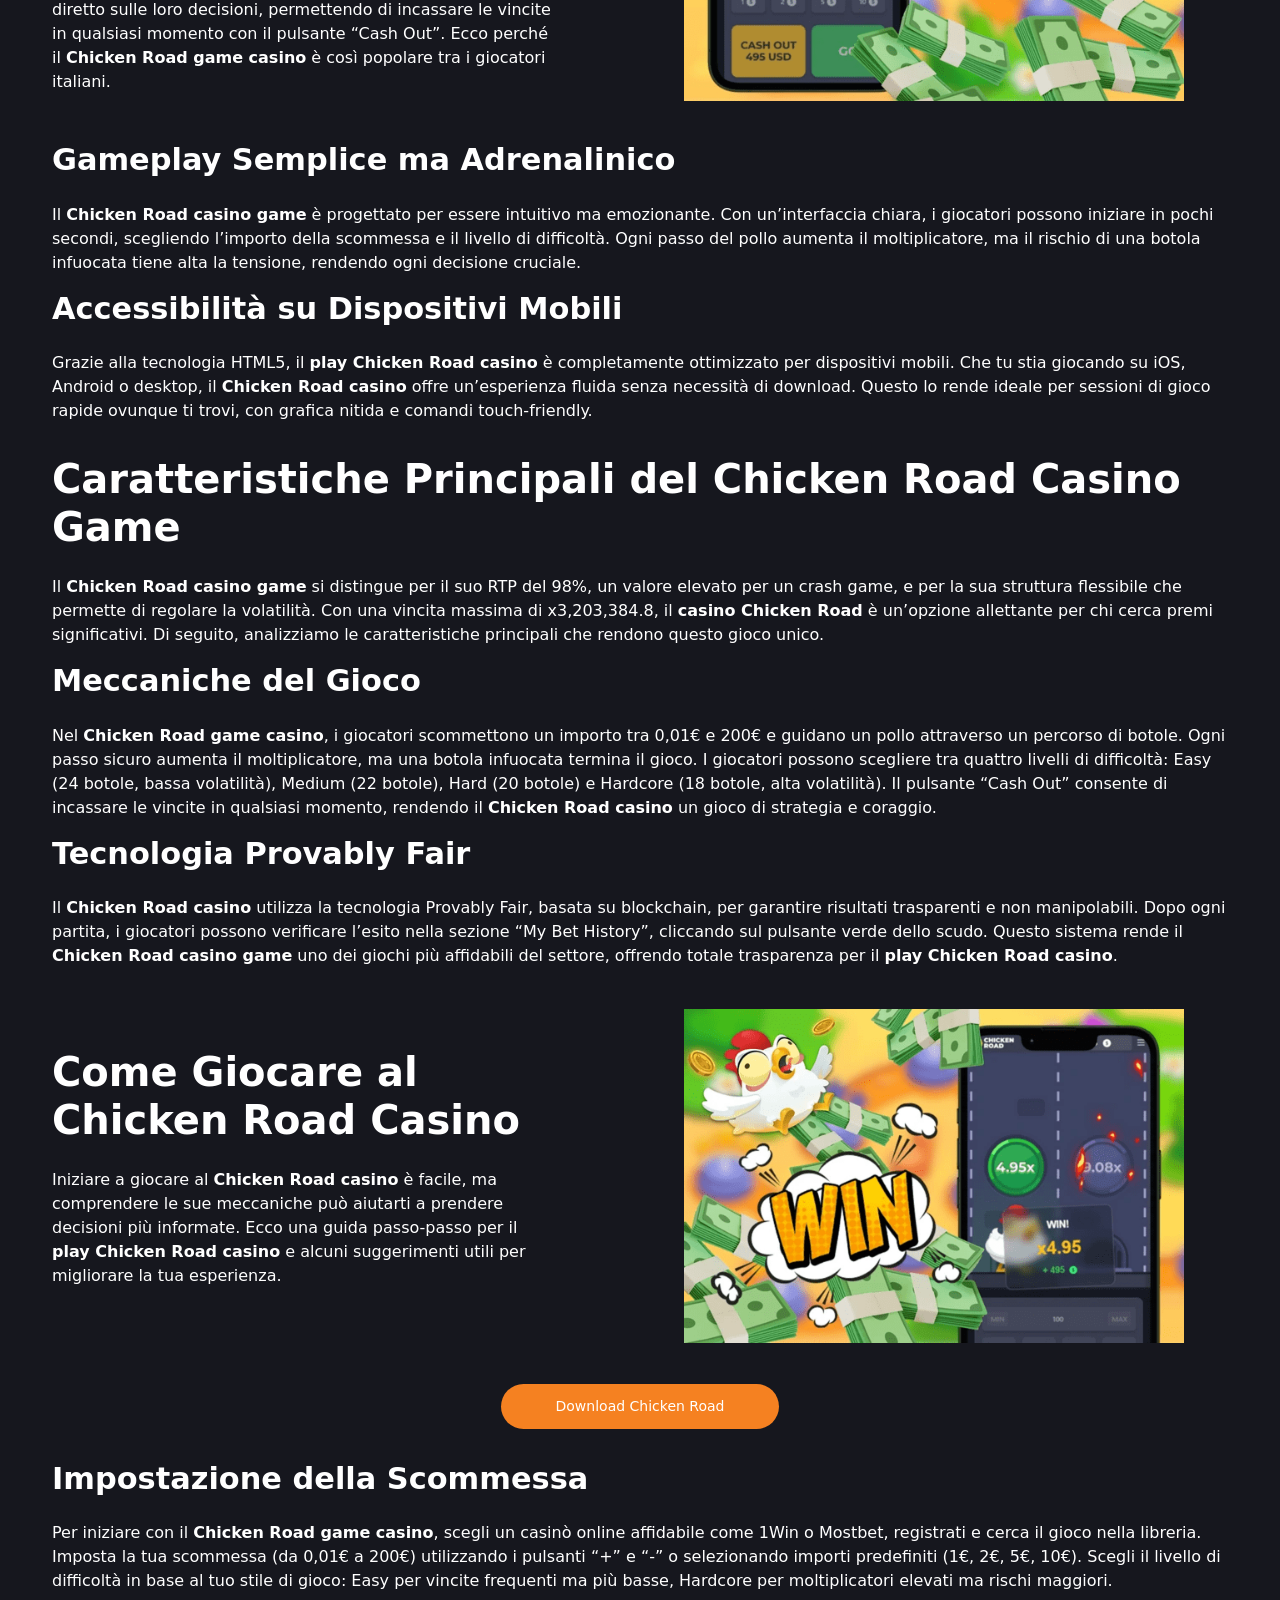
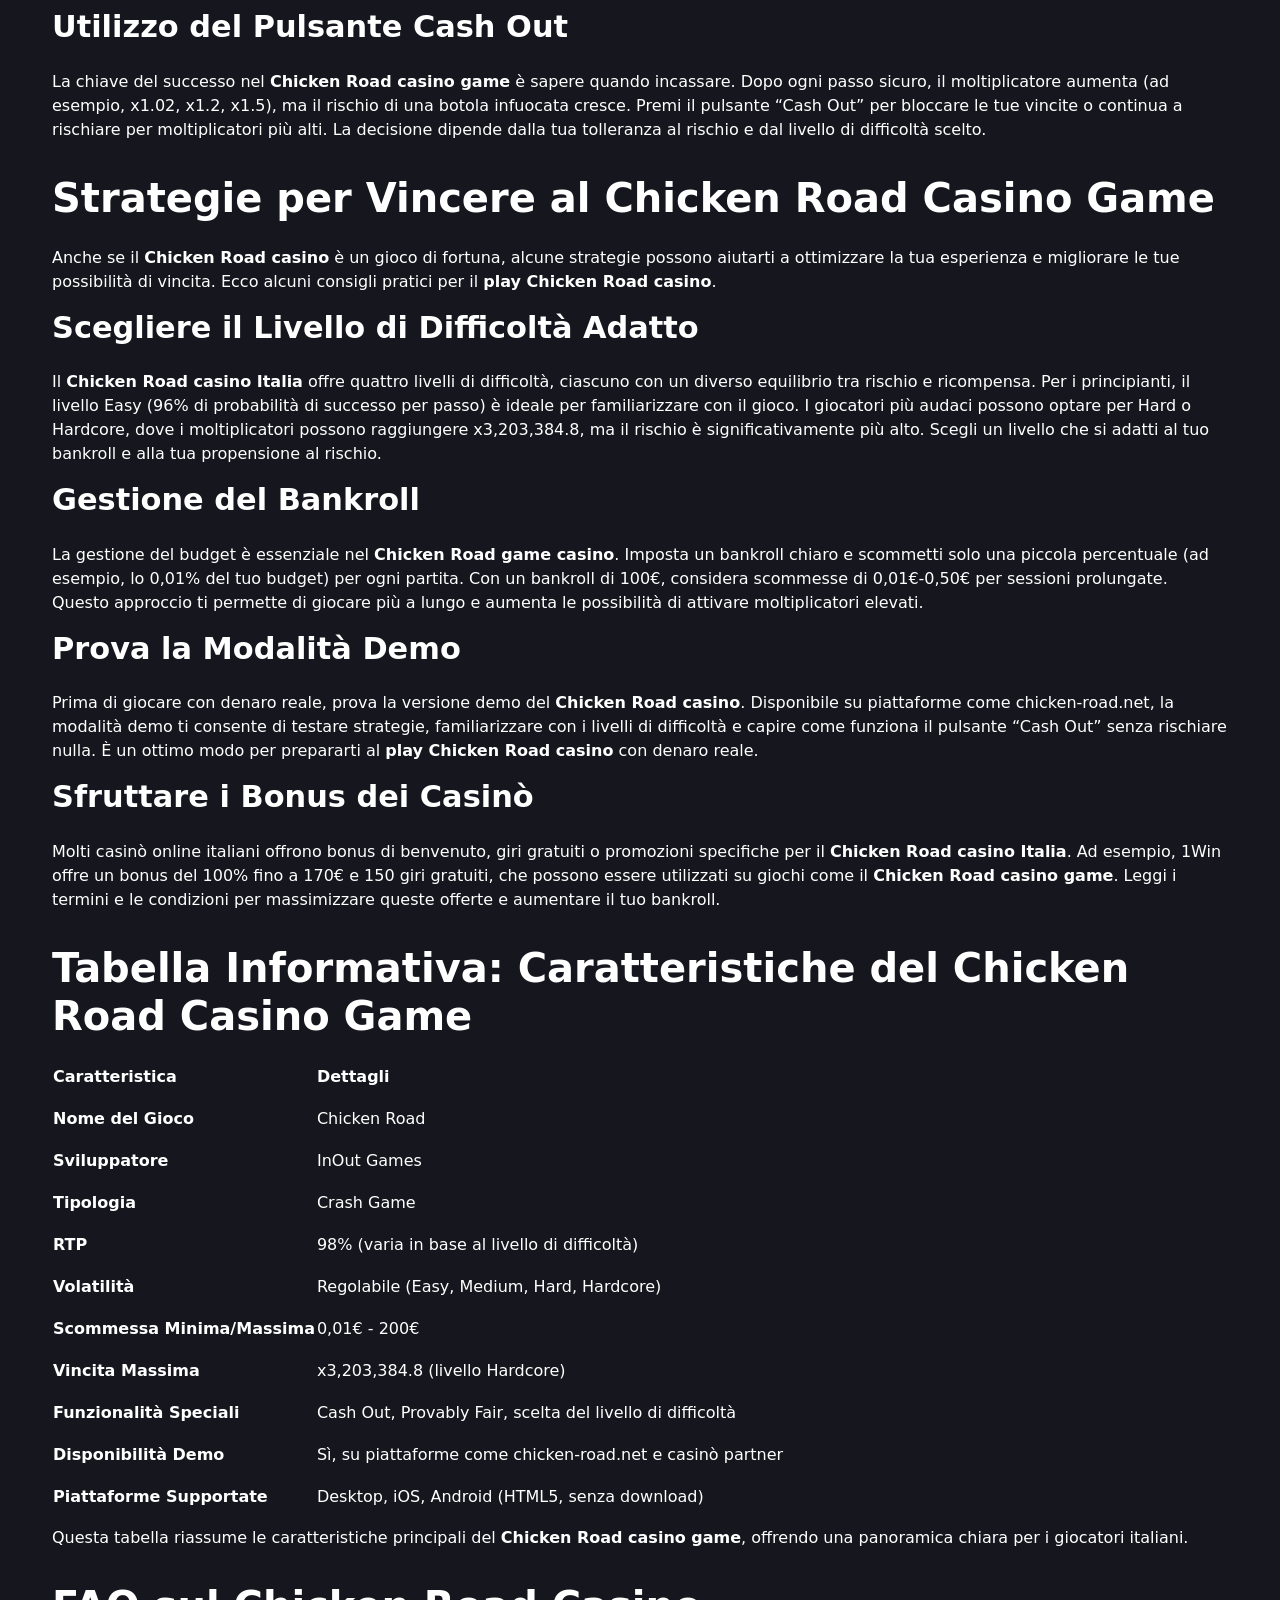
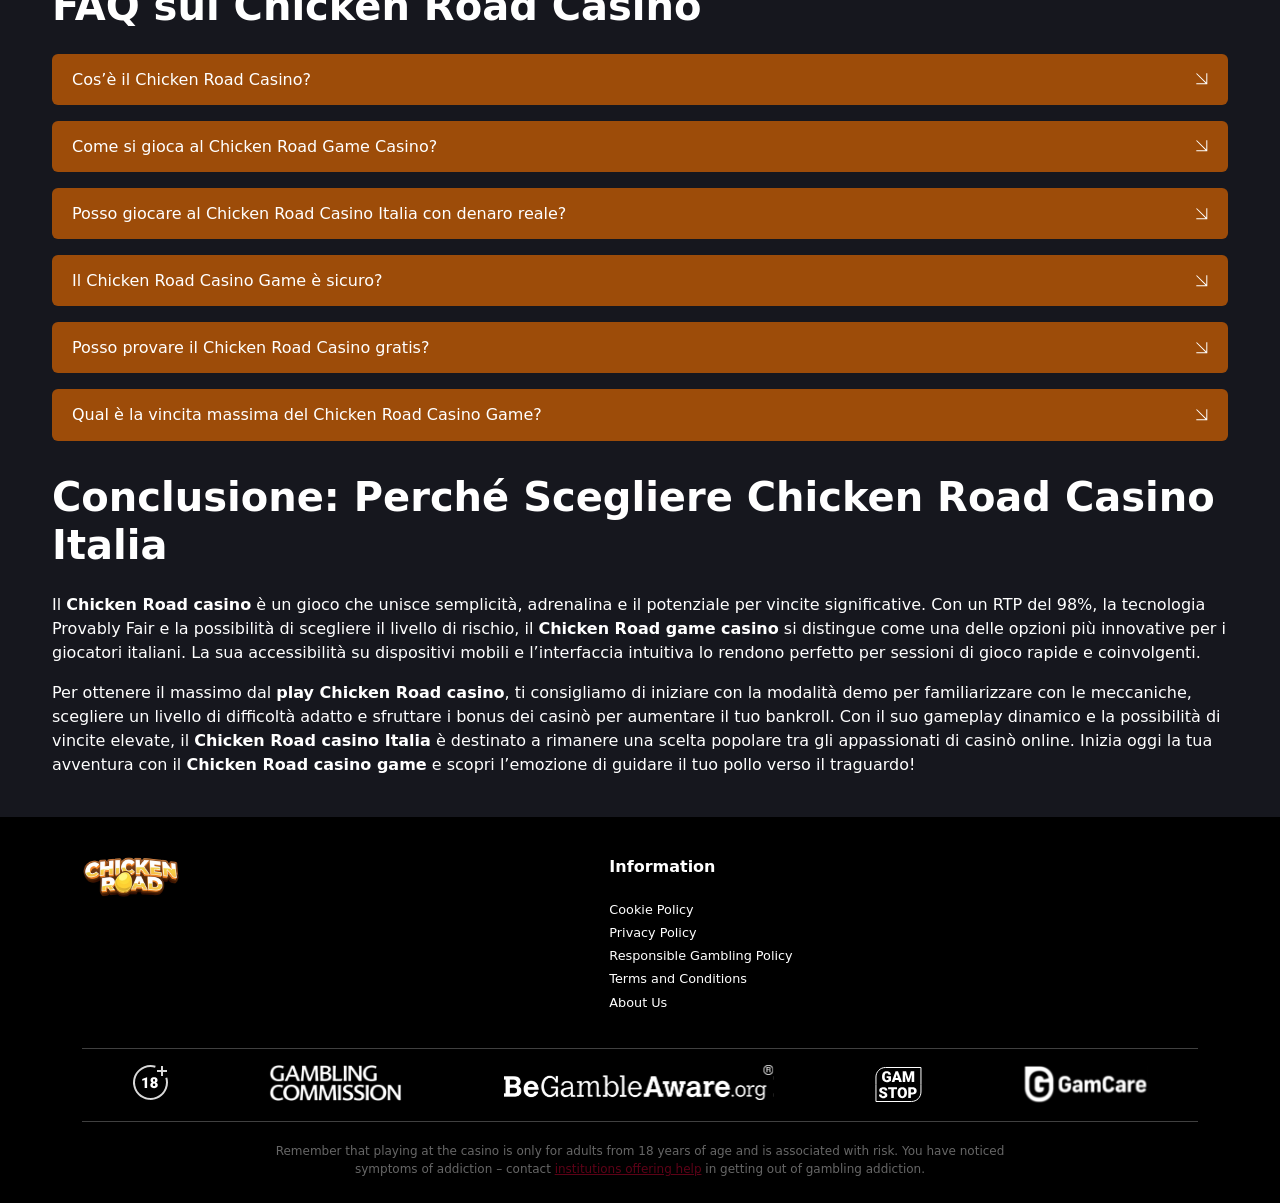
<file: chicken-casino/index.html>
<!DOCTYPE html>
<html lang="it">

<head>
	<meta charset="UTF-8">
	<meta name="viewport" content="width=device-width">
	<meta name="robots" content="index, follow, max-image-preview:large, max-snippet:-1, max-video-preview:-1">

	<link rel="canonical" href="https://diamondspowerit.com/slot/">

	<link media="all" href="../css/autoptimize_9b123d720d574cecab7c6b5d40584863.css" rel="stylesheet">
	<title>Chicken Road casino Italia – Gioca e vinci online</title>
	<meta name="description"
		content="Chicken Road casino Italia – Prova ora il gioco e punta per vincere nel famoso gioco da casinò online">

	<meta name="keywords" content="chicken road casino, chicken road game casino, chicken road casino italia, casino chicken road, chicken road casino game, play chicken road casino
">
	<meta property="og:type" content="article">
	<meta property="og:title" content="Chicken Road casino Italia – Gioca e vinci online | Casino Game SpellWin">
	<meta property="og:description"
		content="Chicken Road casino Italia – Prova ora il gioco e punta per vincere nel famoso gioco da casinò online">
	<meta property="og:site_name" content="GatesofAdventures Beyond Wonderland">
	<meta property="og:url" content="https://chickenroad-italy.org/frog-bonus/">
	<meta name="twitter:card" content="summary_large_image">
	<meta name="twitter:title" content="Chicken Road casino Italia – Gioca e vinci online | Casino Game SpellWin">
	<meta name="twitter:description"
		content="Chicken Road casino Italia – Prova ora il gioco e punta per vincere nel famoso gioco da casinò online">

	<link rel="icon" type="image/png" href="/images/fav.png">
</head>

<body class="home wp-singular page-template-default page page-id-2 wp-custom-logo wp-theme body_frontend">
	<header class="header">
		<div class="container">
			<div class="header-wrap">
				<a href="/" class="logo">
					<span class="custom-logo-link"><img src="../images/logo.webp" class="custom-logo" alt="image" decoding="async"
							loading="lazy"></span>
				</a>
				<nav class="desktop_ver">
					<ul id="menu-primary-menu" class="menu">
						<li id="menu-item-684"
							class="menu-item menu-item-type-post_type menu-item-object-page nav-item nav-item-684"><a
								href="/chicken-casino/" class="">Chicken Casino</a></li>
						<li id="menu-item-1390"
							class="menu-item menu-item-type-post_type menu-item-object-page nav-item nav-item-1390"><a
								href="/chicken-demo/" class="">Chicken Demo</a></li>
						<li id="menu-item-1390"
							class="menu-item menu-item-type-post_type menu-item-object-page nav-item nav-item-1390"><a
								href="/chicken-slot/" class="">Chicken Slot</a></li>
						<li id="menu-item-1390"
							class="menu-item menu-item-type-post_type menu-item-object-page nav-item nav-item-1390"><a
								href="/chicken-app/" class="">Chicken App</a></li>



						<li id="menu-item-696"
							class="menu-item menu-item-type-custom menu-item-object-custom menu-item-home menu-item-has-children dropdown nav-item nav-item-696">
							<a class=" dropdown-toggle" aria-haspopup="true" aria-expanded="false" bis_skin_checked="1">Where
								to play</a>
							<ul class="dropdown-menu depth_0">
								<li id="menu-item-693" class="menu-item menu-item-type-post_type menu-item-object-page menu-item-693"><a
										href="/spelcasino-chicken/">Spelcasino Chicken</a></li>
								<li id="menu-item-693" class="menu-item menu-item-type-post_type menu-item-object-page menu-item-693"><a
										href="/sisal-chicken/">Sisal Chicken</a></li>
								<li id="menu-item-693" class="menu-item menu-item-type-post_type menu-item-object-page menu-item-693"><a
										href="/lottomatica-chicken/">Lottomatica Chicken</a></li>
								<li id="menu-item-693" class="menu-item menu-item-type-post_type menu-item-object-page menu-item-693"><a
										href="/roadcasino-chicken/">Roadcasino Chicken</a></li>

							</ul>
						</li>


					</ul>
				</nav>

				<div class="offcanvas offcanvas-end" tabindex="-1" id="offcanvas_nav_header">
					<div class="offcanvas-header">
						<button type="button" class="btn-close text-reset" data-bs-dismiss="offcanvas" aria-label="Close"></button>
					</div>
					<div class="offcanvas-body">
						<nav class="mobile_ver">
							<ul id="menu-primary-menu-1" class="menu">
								<li id="menu-item-684"
									class="menu-item menu-item-type-post_type menu-item-object-page nav-item nav-item-684"><a
										href="/chicken-casino/" class="">Chicken Casino</a></li>
								<li id="menu-item-1390"
									class="menu-item menu-item-type-post_type menu-item-object-page nav-item nav-item-1390"><a
										href="/chicken-demo/" class="">Chicken Demo</a></li>
								<li id="menu-item-1390"
									class="menu-item menu-item-type-post_type menu-item-object-page nav-item nav-item-1390"><a
										href="/chicken-slot/" class="">Chicken Slot</a></li>
								<li id="menu-item-1390"
									class="menu-item menu-item-type-post_type menu-item-object-page nav-item nav-item-1390"><a
										href="/chicken-app/" class="">Chicken App</a></li>


								<li id="menu-item-696"
									class="menu-item menu-item-type-custom menu-item-object-custom menu-item-home menu-item-has-children dropdown nav-item nav-item-696">
									<a class=" dropdown-toggle" aria-haspopup="true" aria-expanded="false" bis_skin_checked="1">Where
										to play</a>
									<ul class="dropdown-menu depth_0">
										<li id="menu-item-693"
											class="menu-item menu-item-type-post_type menu-item-object-page menu-item-693"><a
												href="/spelcasino-chicken/">Spelcasino Chicken</a></li>
										<li id="menu-item-693"
											class="menu-item menu-item-type-post_type menu-item-object-page menu-item-693"><a
												href="/sisal-chicken/">Sisal Chicken</a></li>
										<li id="menu-item-693"
											class="menu-item menu-item-type-post_type menu-item-object-page menu-item-693"><a
												href="/roadcasino-chicken/">Roadcasino Chicken</a></li>
										<li id="menu-item-693"
											class="menu-item menu-item-type-post_type menu-item-object-page menu-item-693"><a
												href="/lottomatica-chicken/">Lottomatica Chicken</a></li>
									</ul>
								</li>
							</ul>
						</nav>
					</div>
				</div>

				<div class="mobile-menu-button" data-bs-toggle="offcanvas" href="#offcanvas_nav_header" role="button"
					aria-controls="offcanvas_nav_header">
					<span></span>
					<span></span>
					<span></span>
				</div>
			</div>
		</div>


	</header>
	<main class="wrap">

		<div class="review-page">
			<div class="welcome_section">
				<div class="container">
					<div class="welcome_section__wrap row">
						<div class="col-lg">
							<div class="welcome_section__content">
								<h1 class="title">
									<strong>
										Chicken Road Casino: L’Emozione del
									</strong>
								</h1>
								<div class="descr">
									<p>Il <strong>Chicken Road casino</strong> è uno dei giochi d’azzardo online più entusiasmanti del
										2025, un crash game arcade che ha conquistato i giocatori italiani con il suo gameplay semplice ma
										adrenalinico. Sviluppato da InOut Games, il <strong>Chicken Road game casino</strong> invita i
										giocatori a guidare un simpatico pollo attraverso un percorso pieno di ostacoli, con l’obiettivo di
										accumulare moltiplicatori e vincere premi fino a 20.000€.</p>

								</div>
								<a href="https://go.coinstrikeholdwin.com/SY12N7?approach=chickenroadit" class="btn btn-primary">
									Play Chicken Road️</a>
							</div>
						</div>
						<div class="col-lg-6">
							<div class="welcome_section__image">
								<span class="get-image schema-image-object-thumbnail"><img width="300" height="211"
										src="../images/logo.webp" class="attachment-thumbnail size-thumbnail"
										alt="In addition to the fun of playing  many providers offer generous bonuses" decoding="async"
										fetchpriority="high" sizes="(max-width: 300px) 100vw, 300px" loading="lazy">

								</span>
							</div>
						</div>
					</div>
				</div>
			</div>

			<div class="container">
				<nav class="breadcrumbs">
					<ol class="breadcrumb">
						<li class="breadcrumb-item">
							<a href="/">Chicken Road</a>
						</li>
						<li class="breadcrumb-item active">Chicken Casino</li>
					</ol>
				</nav>
				<nav>
					<div class="lwptoc lwptoc-baseItems lwptoc-light lwptoc-notInherit" data-smooth-scroll="1"
						data-smooth-scroll-offset="24" data-lwptoc-initialized="1">
						<div class="lwptoc_i">
							<div class="lwptoc_header">
								<b class="lwptoc_title">Contents</b>
							</div>
							<div class="lwptoc_items">
								<ol class="lwptoc_itemWrap">
									<li class="lwptoc_item"> <a href="#01">
											<span class="lwptoc_item_number">1</span>
											<span class="lwptoc_item_label">
												Introduzione al Fascino del Chicken Road Game Casino

											</span>
										</a>
									</li>
									<li class="lwptoc_item"> <a href="#02">
											<span class="lwptoc_item_number">2</span>
											<span class="lwptoc_item_label">
												Perché Scegliere Chicken Road Casino Italia
											</span>
										</a>
									</li>
									<li class="lwptoc_item"> <a href="#03">
											<span class="lwptoc_item_number">3</span>
											<span class="lwptoc_item_label">
												Caratteristiche Principali del Chicken Road Casino Game
											</span>
										</a>
									</li>
									<li class="lwptoc_item"> <a href="#04">
											<span class="lwptoc_item_number">4</span>
											<span class="lwptoc_item_label">
												Come Giocare al Chicken Road Casino
											</span>
										</a>
									</li>
									<li class="lwptoc_item"> <a href="#05">
											<span class="lwptoc_item_number">5</span>
											<span class="lwptoc_item_label">
												Strategie per Vincere al Chicken Road Casino Game
											</span>
										</a>
									</li>
									<li class="lwptoc_item"> <a href="#06">
											<span class="lwptoc_item_number">6</span>
											<span class="lwptoc_item_label">
												Tabella Informativa: Caratteristiche del Chicken Road Casino Game
											</span>
										</a>
									</li>
									<li class="lwptoc_item"> <a href="#07">
											<span class="lwptoc_item_number">7</span>
											<span class="lwptoc_item_label">
												FAQ sul Chicken Road Casino
											</span>
										</a>
									</li>
									<li class="lwptoc_item"> <a href="#08">
											<span class="lwptoc_item_number">8</span>
											<span class="lwptoc_item_label">
												Conclusione: Perché Scegliere Chicken Road Casino Italia
											</span>
										</a>
									</li>

								</ol>
							</div>
						</div>
					</div>
				</nav>
			</div>

			<div class="wp-block-hc-container">
				<section class="wp-block-hc-alternate-group-section">
					<div class="media_block left">
						<h2 class="title" id="01">
							Introduzione al Fascino del Chicken Road Game Casino
						</h2>
						<div class="content">
							<p>Il <strong>Chicken Road game casino</strong> è un crash game che combina un design accattivante con un
								gameplay dinamico e interattivo. L’obiettivo è semplice: aiutare un pollo a evitare botole infuocate,
								incassando vincite crescenti ad ogni passo sicuro. La possibilità di scegliere tra quattro livelli di
								difficoltà rende il <strong>Chicken Road casino</strong> adatto a tutti, dai giocatori prudenti agli
								amanti del rischio. La versione <strong>Chicken Road casino Italia</strong> è ottimizzata per il mercato
								italiano, disponibile su casinò online sicuri e regolamentati come 1Win e Mostbet, che offrono bonus
								esclusivi per il <strong>play Chicken Road casino</strong>.</p>
						</div>
						<div class="image"> <span class="get-image schema-image-object-thumbnail"><img width="1024" height="720"
									src="../images/cas1.png" class="attachment-large size-large" alt="Casino Bonus Overview"
									sizes="auto, (max-width: 1024px) 100vw, 1024px" loading="lazy" decoding="async">
							</span> </div>
						<p>In questo articolo, analizzeremo le caratteristiche principali del <strong>Chicken Road casino
								game</strong>, i vantaggi di giocare con denaro reale, le strategie per migliorare le tue possibilità di
							vincita e molto altro. Includeremo una tabella informativa e una sezione FAQ per rispondere a tutte le tue
							domande sul <strong>casino Chicken Road</strong>.</p>
					</div>
					<div
						class="wp-block-buttons is-content-justification-center is-layout-flex wp-container-core-buttons-is-layout-a89b3969 wp-block-buttons-is-layout-flex">
						<div class="wp-block-button"><a class="wp-block-button__link wp-element-button"
								href="https://go.coinstrikeholdwin.com/SY12N7?approach=chickenroadit" target="_blank"
								rel="nofollow noopener">Open an account</a></div>
					</div>

				</section>
				<section class="wp-block-hc-alternate-group-section">
					<div class="media_block right">
						<h2 class="title" id="02">
							Perché Scegliere Chicken Road Casino Italia

						</h2>
						<div class="content">
							<p>Il <strong>Chicken Road casino Italia</strong> si distingue per la sua immediatezza e il suo gameplay
								coinvolgente. A differenza delle slot tradizionali, questo gioco offre ai giocatori il controllo diretto
								sulle loro decisioni, permettendo di incassare le vincite in qualsiasi momento con il pulsante “Cash
								Out”. Ecco perché il <strong>Chicken Road game casino</strong> è così popolare tra i giocatori italiani.
							</p>
						</div>
						<div class="image"> <span class="get-image schema-image-object-thumbnail"><img width="1024" height="720"
									src="../images/cas2.png" class="attachment-large size-large"
									alt="Adventures Stats with a big bonus to get you started"
									sizes="auto, (max-width: 1024px) 100vw, 1024px" loading="lazy" decoding="async">
							</span> </div>
					</div>
					<h3><strong>Gameplay Semplice ma Adrenalinico</strong></h3>
					<p>Il <strong>Chicken Road casino game</strong> è progettato per essere intuitivo ma emozionante. Con
						un’interfaccia chiara, i giocatori possono iniziare in pochi secondi, scegliendo l’importo della scommessa e
						il livello di difficoltà. Ogni passo del pollo aumenta il moltiplicatore, ma il rischio di una botola
						infuocata tiene alta la tensione, rendendo ogni decisione cruciale.</p>
					<h3><strong>Accessibilità su Dispositivi Mobili</strong></h3>
					<p>Grazie alla tecnologia HTML5, il <strong>play Chicken Road casino</strong> è completamente ottimizzato per
						dispositivi mobili. Che tu stia giocando su iOS, Android o desktop, il <strong>Chicken Road casino</strong>
						offre un’esperienza fluida senza necessità di download. Questo lo rende ideale per sessioni di gioco rapide
						ovunque ti trovi, con grafica nitida e comandi touch-friendly.</p>
				</section>

				<section class="wp-block-hc-alternate-group-section">
					<h2 class="wp-block-heading" id="03">
						Caratteristiche Principali del Chicken Road Casino Game
					</h2>
					<p>Il <strong>Chicken Road casino game</strong> si distingue per il suo RTP del 98%, un valore elevato per un
						crash game, e per la sua struttura flessibile che permette di regolare la volatilità. Con una vincita
						massima di x3,203,384.8, il <strong>casino Chicken Road</strong> è un’opzione allettante per chi cerca premi
						significativi. Di seguito, analizziamo le caratteristiche principali che rendono questo gioco unico.</p>
					<h3><strong>Meccaniche del Gioco</strong></h3>
					<p>Nel <strong>Chicken Road game casino</strong>, i giocatori scommettono un importo tra 0,01€ e 200€ e
						guidano un pollo attraverso un percorso di botole. Ogni passo sicuro aumenta il moltiplicatore, ma una
						botola infuocata termina il gioco. I giocatori possono scegliere tra quattro livelli di difficoltà: Easy (24
						botole, bassa volatilità), Medium (22 botole), Hard (20 botole) e Hardcore (18 botole, alta volatilità). Il
						pulsante “Cash Out” consente di incassare le vincite in qualsiasi momento, rendendo il <strong>Chicken Road
							casino</strong> un gioco di strategia e coraggio.</p>
					<h3><strong>Tecnologia Provably Fair</strong></h3>
					<p>Il <strong>Chicken Road casino</strong> utilizza la tecnologia Provably Fair, basata su blockchain, per
						garantire risultati trasparenti e non manipolabili. Dopo ogni partita, i giocatori possono verificare
						l’esito nella sezione “My Bet History”, cliccando sul pulsante verde dello scudo. Questo sistema rende il
						<strong>Chicken Road casino game</strong> uno dei giochi più affidabili del settore, offrendo totale
						trasparenza per il <strong>play Chicken Road casino</strong>.
					</p>
				</section>
				<section class="wp-block-hc-alternate-group-section">
					<div class="media_block right">
						<h2 class="title" id="04">
							Come Giocare al Chicken Road Casino
						</h2>
						<div class="content">
							<p>Iniziare a giocare al <strong>Chicken Road casino</strong> è facile, ma comprendere le sue meccaniche
								può aiutarti a prendere decisioni più informate. Ecco una guida passo-passo per il <strong>play Chicken
									Road casino</strong> e alcuni suggerimenti utili per migliorare la tua esperienza.</p>
						</div>
						<div class="image"> <span class="get-image schema-image-object-thumbnail"><img width="1024" height="720"
									src="../images/cas3.png" class="attachment-large size-large"
									alt="Adventures Stats with a big bonus to get you started"
									sizes="auto, (max-width: 1024px) 100vw, 1024px" loading="lazy" decoding="async">
							</span> </div>
					</div>

					<div
						class="wp-block-buttons is-content-justification-center is-layout-flex wp-container-core-buttons-is-layout-a89b3969 wp-block-buttons-is-layout-flex">
						<div class="wp-block-button"><a class="wp-block-button__link wp-element-button"
								href="https://go.coinstrikeholdwin.com/SY12N7?approach=chickenroadit" target="_blank"
								rel="nofollow noopener">Download Chicken Road</a></div>
					</div>
					<h3><strong>Impostazione della Scommessa</strong></h3>
					<p>Per iniziare con il <strong>Chicken Road game casino</strong>, scegli un casinò online affidabile come 1Win
						o Mostbet, registrati e cerca il gioco nella libreria. Imposta la tua scommessa (da 0,01€ a 200€)
						utilizzando i pulsanti “+” e “-” o selezionando importi predefiniti (1€, 2€, 5€, 10€). Scegli il livello di
						difficoltà in base al tuo stile di gioco: Easy per vincite frequenti ma più basse, Hardcore per
						moltiplicatori elevati ma rischi maggiori.</p>
					<h3><strong>Utilizzo del Pulsante Cash Out</strong></h3>
					<p>La chiave del successo nel <strong>Chicken Road casino game</strong> è sapere quando incassare. Dopo ogni
						passo sicuro, il moltiplicatore aumenta (ad esempio, x1.02, x1.2, x1.5), ma il rischio di una botola
						infuocata cresce. Premi il pulsante “Cash Out” per bloccare le tue vincite o continua a rischiare per
						moltiplicatori più alti. La decisione dipende dalla tua tolleranza al rischio e dal livello di difficoltà
						scelto.</p>
				</section>
				<section class="wp-block-hc-alternate-group-section">
					<h2 class="wp-block-heading" id="05">
						Strategie per Vincere al Chicken Road Casino Game
					</h2>
					<p>Anche se il <strong>Chicken Road casino</strong> è un gioco di fortuna, alcune strategie possono aiutarti a
						ottimizzare la tua esperienza e migliorare le tue possibilità di vincita. Ecco alcuni consigli pratici per
						il <strong>play Chicken Road casino</strong>.</p>
					<h3><strong>Scegliere il Livello di Difficoltà Adatto</strong></h3>
					<p>Il <strong>Chicken Road casino Italia</strong> offre quattro livelli di difficoltà, ciascuno con un diverso
						equilibrio tra rischio e ricompensa. Per i principianti, il livello Easy (96% di probabilità di successo per
						passo) è ideale per familiarizzare con il gioco. I giocatori più audaci possono optare per Hard o Hardcore,
						dove i moltiplicatori possono raggiungere x3,203,384.8, ma il rischio è significativamente più alto. Scegli
						un livello che si adatti al tuo bankroll e alla tua propensione al rischio.</p>
					<h3><strong>Gestione del Bankroll</strong></h3>
					<p>La gestione del budget è essenziale nel <strong>Chicken Road game casino</strong>. Imposta un bankroll
						chiaro e scommetti solo una piccola percentuale (ad esempio, lo 0,01% del tuo budget) per ogni partita. Con
						un bankroll di 100€, considera scommesse di 0,01€-0,50€ per sessioni prolungate. Questo approccio ti
						permette di giocare più a lungo e aumenta le possibilità di attivare moltiplicatori elevati.</p>
					<h3><strong>Prova la Modalità Demo</strong></h3>
					<p>Prima di giocare con denaro reale, prova la versione demo del <strong>Chicken Road casino</strong>.
						Disponibile su piattaforme come chicken-road.net, la modalità demo ti consente di testare strategie,
						familiarizzare con i livelli di difficoltà e capire come funziona il pulsante “Cash Out” senza rischiare
						nulla. È un ottimo modo per prepararti al <strong>play Chicken Road casino</strong> con denaro reale.</p>
					<h3><strong>Sfruttare i Bonus dei Casinò</strong></h3>
					<p>Molti casinò online italiani offrono bonus di benvenuto, giri gratuiti o promozioni specifiche per il
						<strong>Chicken Road casino Italia</strong>. Ad esempio, 1Win offre un bonus del 100% fino a 170€ e 150 giri
						gratuiti, che possono essere utilizzati su giochi come il <strong>Chicken Road casino game</strong>. Leggi i
						termini e le condizioni per massimizzare queste offerte e aumentare il tuo bankroll.
					</p>
				</section>
				<section class="wp-block-hc-alternate-group-section">
					<h2 class="wp-block-heading" id="06">
						Tabella Informativa: Caratteristiche del Chicken Road Casino Game
					</h2>
					<table>
						<tbody>
							<tr>
								<td>
									<p><strong>Caratteristica</strong></p>
								</td>
								<td>
									<p><strong>Dettagli</strong></p>
								</td>
							</tr>
							<tr>
								<td>
									<p><strong>Nome del Gioco</strong></p>
								</td>
								<td>
									<p>Chicken Road</p>
								</td>
							</tr>
							<tr>
								<td>
									<p><strong>Sviluppatore</strong></p>
								</td>
								<td>
									<p>InOut Games</p>
								</td>
							</tr>
							<tr>
								<td>
									<p><strong>Tipologia</strong></p>
								</td>
								<td>
									<p>Crash Game</p>
								</td>
							</tr>
							<tr>
								<td>
									<p><strong>RTP</strong></p>
								</td>
								<td>
									<p>98% (varia in base al livello di difficoltà)</p>
								</td>
							</tr>
							<tr>
								<td>
									<p><strong>Volatilità</strong></p>
								</td>
								<td>
									<p>Regolabile (Easy, Medium, Hard, Hardcore)</p>
								</td>
							</tr>
							<tr>
								<td>
									<p><strong>Scommessa Minima/Massima</strong></p>
								</td>
								<td>
									<p>0,01€ - 200€</p>
								</td>
							</tr>
							<tr>
								<td>
									<p><strong>Vincita Massima</strong></p>
								</td>
								<td>
									<p>x3,203,384.8 (livello Hardcore)</p>
								</td>
							</tr>
							<tr>
								<td>
									<p><strong>Funzionalità Speciali</strong></p>
								</td>
								<td>
									<p>Cash Out, Provably Fair, scelta del livello di difficoltà</p>
								</td>
							</tr>
							<tr>
								<td>
									<p><strong>Disponibilità Demo</strong></p>
								</td>
								<td>
									<p>Sì, su piattaforme come chicken-road.net e casinò partner</p>
								</td>
							</tr>
							<tr>
								<td>
									<p><strong>Piattaforme Supportate</strong></p>
								</td>
								<td>
									<p>Desktop, iOS, Android (HTML5, senza download)</p>
								</td>
							</tr>
						</tbody>
					</table>
					<p>Questa tabella riassume le caratteristiche principali del <strong>Chicken Road casino game</strong>,
						offrendo una panoramica chiara per i giocatori italiani.</p>
				</section>

				<section class="wp-block-hc-alternate-group-section">
					<h2 class="wp-block-heading" id="07">FAQ sul Chicken Road Casino</h2>
					<section class="faq-section">
						<div class="accordion" id="accordionFAQ-1">
							<div class="accordion-item" itemprop="mainEntity">
								<h3 itemprop="name" class="accordion-header" id="headingFAQ-0"> <button
										class="accordion-button collapsed" type="button" data-bs-toggle="collapse"
										data-bs-target="#collapseFAQ-0" aria-expanded="true" aria-controls="collapseFAQ-0">
										Cos’è il Chicken Road Casino?

									</button> </h3>
								<div id="collapseFAQ-0" class="accordion-collapse collapse" aria-labelledby="headingFAQ-0"
									data-bs-parent="#accordionFAQ-1" itemprop="acceptedAnswer">
									<div class="accordion-body" itemprop="text">
										<p>Il <strong>Chicken Road casino</strong> è un crash game arcade sviluppato da InOut Games, in cui
											guidi un pollo attraverso un percorso di botole, evitando fiamme per accumulare moltiplicatori.
											Offre un RTP del 98% e una vincita massima di x3,203,384.8.</p>
									</div>
								</div>
							</div>
							<div class="accordion-item" itemprop="mainEntity">
								<h3 itemprop="name" class="accordion-header" id="headingFAQ-1"> <button
										class="accordion-button collapsed" type="button" data-bs-toggle="collapse"
										data-bs-target="#collapseFAQ-1" aria-expanded="true" aria-controls="collapseFAQ-1">
										Come si gioca al Chicken Road Game Casino?

									</button> </h3>
								<div id="collapseFAQ-1" class="accordion-collapse collapse" aria-labelledby="headingFAQ-1"
									data-bs-parent="#accordionFAQ-1" itemprop="acceptedAnswer">
									<div class="accordion-body" itemprop="text">
										<p>Per giocare al <strong>Chicken Road game casino</strong>, scegli un casinò online affidabile,
											imposta una scommessa (0,01€-200€), seleziona il livello di difficoltà e premi “Play” per far
											avanzare il pollo. Usa il pulsante “Cash Out” per incassare le vincite in qualsiasi momento.</p>
									</div>
								</div>
							</div>
							<div class="accordion-item" itemprop="mainEntity">
								<h3 itemprop="name" class="accordion-header" id="headingFAQ-2"> <button
										class="accordion-button collapsed" type="button" data-bs-toggle="collapse"
										data-bs-target="#collapseFAQ-2" aria-expanded="true" aria-controls="collapseFAQ-2">
										Posso giocare al Chicken Road Casino Italia con denaro reale?

									</button> </h3>
								<div id="collapseFAQ-2" class="accordion-collapse collapse" aria-labelledby="headingFAQ-2"
									data-bs-parent="#accordionFAQ-1" itemprop="acceptedAnswer">
									<div class="accordion-body" itemprop="text">
										<p>Sì, il <strong>Chicken Road casino Italia</strong> è disponibile su casinò online regolamentati
											come 1Win e Mostbet, con licenze come quella di Curaçao. Verifica sempre le leggi locali prima di
											giocare con denaro reale.</p>
									</div>
								</div>
							</div>
							<div class="accordion-item" itemprop="mainEntity">
								<h3 itemprop="name" class="accordion-header" id="headingFAQ-3"> <button
										class="accordion-button collapsed" type="button" data-bs-toggle="collapse"
										data-bs-target="#collapseFAQ-3" aria-expanded="true" aria-controls="collapseFAQ-3">
										Il Chicken Road Casino Game è sicuro?

									</button> </h3>
								<div id="collapseFAQ-3" class="accordion-collapse collapse" aria-labelledby="headingFAQ-3"
									data-bs-parent="#accordionFAQ-3" itemprop="acceptedAnswer">
									<div class="accordion-body" itemprop="text">
										<p>Il <strong>Chicken Road casino game</strong> utilizza la tecnologia Provably Fair, che garantisce
											risultati trasparenti e non manipolabili. È offerto solo da casinò con licenze affidabili,
											rendendolo sicuro per i giocatori italiani.</p>
									</div>
								</div>
							</div>
							<div class="accordion-item" itemprop="mainEntity">
								<h3 itemprop="name" class="accordion-header" id="headingFAQ-4"> <button
										class="accordion-button collapsed" type="button" data-bs-toggle="collapse"
										data-bs-target="#collapseFAQ-4" aria-expanded="true" aria-controls="collapseFAQ-4">
										Posso provare il Chicken Road Casino gratis?
									</button> </h3>
								<div id="collapseFAQ-4" class="accordion-collapse collapse" aria-labelledby="headingFAQ-4"
									data-bs-parent="#accordionFAQ-4" itemprop="acceptedAnswer">
									<div class="accordion-body" itemprop="text">
										<p>Sì, la versione demo del <strong>play Chicken Road casino</strong> è disponibile su piattaforme
											come chicken-road.net e casinò partner. La modalità demo ti permette di testare il gioco senza
											rischi.</p>
									</div>
								</div>
							</div>
							<div class="accordion-item" itemprop="mainEntity">
								<h3 itemprop="name" class="accordion-header" id="headingFAQ-4"> <button
										class="accordion-button collapsed" type="button" data-bs-toggle="collapse"
										data-bs-target="#collapseFAQ-4" aria-expanded="true" aria-controls="collapseFAQ-4">
										Qual è la vincita massima del Chicken Road Casino Game?

									</button> </h3>
								<div id="collapseFAQ-4" class="accordion-collapse collapse" aria-labelledby="headingFAQ-4"
									data-bs-parent="#accordionFAQ-4" itemprop="acceptedAnswer">
									<div class="accordion-body" itemprop="text">
										<p>La vincita massima del <strong>Chicken Road casino game</strong> è x3,203,384.8 la tua scommessa,
											ottenibile giocando al livello Hardcore. Tuttavia, la probabilità di raggiungere questo
											moltiplicatore è molto bassa.</p>
									</div>
								</div>
							</div>
						</div>
					</section>
				</section>


				<section class="wp-block-hc-alternate-group-section">
					<h2 class="wp-block-heading" id="08">
						Conclusione: Perché Scegliere Chicken Road Casino Italia
					</h2>
					<p>Il <strong>Chicken Road casino</strong> è un gioco che unisce semplicità, adrenalina e il potenziale per
						vincite significative. Con un RTP del 98%, la tecnologia Provably Fair e la possibilità di scegliere il
						livello di rischio, il <strong>Chicken Road game casino</strong> si distingue come una delle opzioni più
						innovative per i giocatori italiani. La sua accessibilità su dispositivi mobili e l’interfaccia intuitiva lo
						rendono perfetto per sessioni di gioco rapide e coinvolgenti.</p>
					<p>Per ottenere il massimo dal <strong>play Chicken Road casino</strong>, ti consigliamo di iniziare con la
						modalità demo per familiarizzare con le meccaniche, scegliere un livello di difficoltà adatto e sfruttare i
						bonus dei casinò per aumentare il tuo bankroll. Con il suo gameplay dinamico e la possibilità di vincite
						elevate, il <strong>Chicken Road casino Italia</strong> è destinato a rimanere una scelta popolare tra gli
						appassionati di casinò online. Inizia oggi la tua avventura con il <strong>Chicken Road casino game</strong>
						e scopri l’emozione di guidare il tuo pollo verso il traguardo!</p>
				</section>

			</div>
		</div>
	</main>
	<footer class="footer">
		<div class="container">
			<div class="row">
				<div class="col-lg-auto">
					<div class="footer-logo">
						<span class="custom-logo-link"><img src="../images/logo.webp" class="custom-logo" alt="image"
								decoding="async" loading="lazy"></span>
					</div>
				</div>
				<div class="col-lg">
					<div class="row footer-nav-wrap">
						<div class="col-lg-auto">
							<div class="footer-nav">
								<h4 class="heading d-none d-lg-block">Information</h4>
								<nav class="menu-footer-menu-2-container">
									<ul id="menu-footer-menu-2" class="menu">
										<li id="menu-item-707"
											class="menu-item menu-item-type-post_type menu-item-object-page menu-item-707"><a
												href="/cookie/">Cookie Policy</a></li>
										<li id="menu-item-707"
											class="menu-item menu-item-type-post_type menu-item-object-page menu-item-707"><a
												href="/privacy/">Privacy Policy</a></li>
										<li id="menu-item-708"
											class="menu-item menu-item-type-post_type menu-item-object-page menu-item-708"><a
												href="/responsible-gambling-policy/">Responsible Gambling Policy</a></li>
										<li id="menu-item-1207"
											class="menu-item menu-item-type-post_type menu-item-object-page menu-item-1207"><a
												href="/terms/">Terms and Conditions</a></li>
										<li id="menu-item-1207"
											class="menu-item menu-item-type-post_type menu-item-object-page menu-item-1207"><a
												href="/about/">About Us</a></li>
									</ul>
								</nav>
							</div>
						</div>
					</div>
				</div>
				<div class="col-lg-4 d-none">
					<div class="footer-info text-center">
						<h4 class="heading">Information</h4>
						<div class="social">
							<a href="#">
								<svg width="9" height="18" viewBox="0 0 9 18" fill="currentColor" xmlns="http://www.w3.org/2000/svg">
									<path
										d="M7.3575 2.98875H9.00075V0.12675C8.71725 0.08775 7.74225 0 6.60675 0C4.2375 0 2.6145 1.49025 2.6145 4.22925V6.75H0V9.9495H2.6145V18H5.82V9.95025H8.32875L8.727 6.75075H5.81925V4.5465C5.82 3.62175 6.069 2.98875 7.3575 2.98875Z">
									</path>
								</svg>
							</a>
							<a href="#">
								<svg width="19" height="16" viewBox="0 0 19 16" fill="currentColor" xmlns="http://www.w3.org/2000/svg">
									<path
										d="M16.5099 4.33475C17.2419 3.815 17.8576 3.16625 18.3594 2.41925V2.4185C17.6896 2.71175 16.9771 2.90675 16.2331 3.00125C16.9981 2.5445 17.5824 1.82675 17.8569 0.962C17.1436 1.38725 16.3561 1.68725 15.5169 1.85525C14.8396 1.13375 13.8744 0.6875 12.8214 0.6875C10.7784 0.6875 9.13363 2.34575 9.13363 4.37825C9.13363 4.67075 9.15837 4.952 9.21912 5.21975C6.15162 5.06975 3.43663 3.59975 1.61263 1.3595C1.29462 1.91225 1.10712 2.5445 1.10712 3.22475C1.10712 4.50275 1.76488 5.63525 2.74662 6.2915C2.15338 6.28025 1.57212 6.10775 1.07937 5.837V5.8775C1.07937 7.67075 2.35812 9.16024 4.03587 9.50375C3.73513 9.58625 3.40812 9.62525 3.06838 9.62525C2.83212 9.62525 2.59363 9.61174 2.37013 9.56225C2.84788 11.0232 4.20537 12.098 5.81787 12.1332C4.56238 13.115 2.96788 13.7067 1.24213 13.7067C0.939875 13.7067 0.649625 13.6932 0.359375 13.6565C1.99437 14.7102 3.93087 15.3125 6.02037 15.3125C12.5326 15.3125 16.7769 9.87949 16.5099 4.33475Z">
									</path>
								</svg>
							</a>
							<a href="#">
								<svg width="19" height="18" viewBox="0 0 19 18" fill="currentColor" xmlns="http://www.w3.org/2000/svg">
									<g clip-path="url(#clip0_90_450)">
										<path
											d="M9.36264 4.37891C6.81039 4.37891 4.74414 6.44741 4.74414 8.99741C4.74414 11.5497 6.81264 13.6159 9.36264 13.6159C11.9149 13.6159 13.9811 11.5474 13.9811 8.99741C13.9811 6.44516 11.9126 4.37891 9.36264 4.37891ZM9.36264 11.9952C7.70589 11.9952 6.36489 10.6534 6.36489 8.99741C6.36489 7.34141 7.70664 5.99966 9.36264 5.99966C11.0186 5.99966 12.3604 7.34141 12.3604 8.99741C12.3611 10.6534 11.0194 11.9952 9.36264 11.9952Z">
										</path>
										<path
											d="M13.0705 0.05654C11.4145 -0.02071 7.3128 -0.01696 5.6553 0.05654C4.1988 0.12479 2.91405 0.47654 1.8783 1.51229C0.147295 3.24329 0.368545 5.57579 0.368545 8.99654C0.368545 12.4975 0.173545 14.776 1.8783 16.4808C3.61605 18.2178 5.9823 17.9905 9.36255 17.9905C12.8305 17.9905 14.0275 17.9928 15.2538 17.518C16.921 16.8708 18.1796 15.3805 18.3025 12.7038C18.3805 11.047 18.376 6.94604 18.3025 5.28854C18.154 2.12879 16.4583 0.21254 13.0705 0.05654ZM15.6918 15.3355C14.557 16.4703 12.9828 16.369 9.3408 16.369C5.5908 16.369 4.08705 16.4245 2.9898 15.3243C1.72605 14.0665 1.9548 12.0468 1.9548 8.98454C1.9548 4.84079 1.52955 1.85654 5.6883 1.64354C6.6438 1.60979 6.92505 1.59854 9.3303 1.59854L9.36405 1.62104C13.3608 1.62104 16.4965 1.20254 16.6848 5.36054C16.7275 6.30929 16.7373 6.59429 16.7373 8.99579C16.7365 12.7023 16.807 14.215 15.6918 15.3355Z">
										</path>
										<path
											d="M14.1642 5.27569C14.7603 5.27569 15.2435 4.79249 15.2435 4.19644C15.2435 3.60038 14.7603 3.11719 14.1642 3.11719C13.5682 3.11719 13.085 3.60038 13.085 4.19644C13.085 4.79249 13.5682 5.27569 14.1642 5.27569Z">
										</path>
									</g>
									<defs>
										<clipPath id="clip0_90_450">
											<rect width="18" height="18" fill="white" transform="translate(0.359375)"></rect>
										</clipPath>
									</defs>
								</svg>
							</a>
						</div>
					</div>
				</div>
			</div>

			<div class="footer-logos-wrap">
				<hr>
				<div class="footer-logos">
					<img src="../images/footer_18plus.svg" alt="18 plus">
					<img src="../images/footer_gambling_commission.svg" alt="gambling commission">
					<img src="../images/footer_begambleaware.svg" alt="begambleaware">
					<img src="../images/footer_gamstop.svg" alt="gamstop">
					<img src="../images/footer_gamecare.svg" alt="gamecare">
				</div>
				<hr class="hr_2">
			</div>

			<div class="footer-text">
				Remember that playing at the casino is only for adults from 18 years of age and is associated with risk. You
				have noticed symptoms of addiction – contact <a href="#">institutions offering
					help</a> in getting out of gambling addiction. </div>
		</div>

	</footer>

	<script src="../js/app.js"></script>

</body>

</html>
</file>
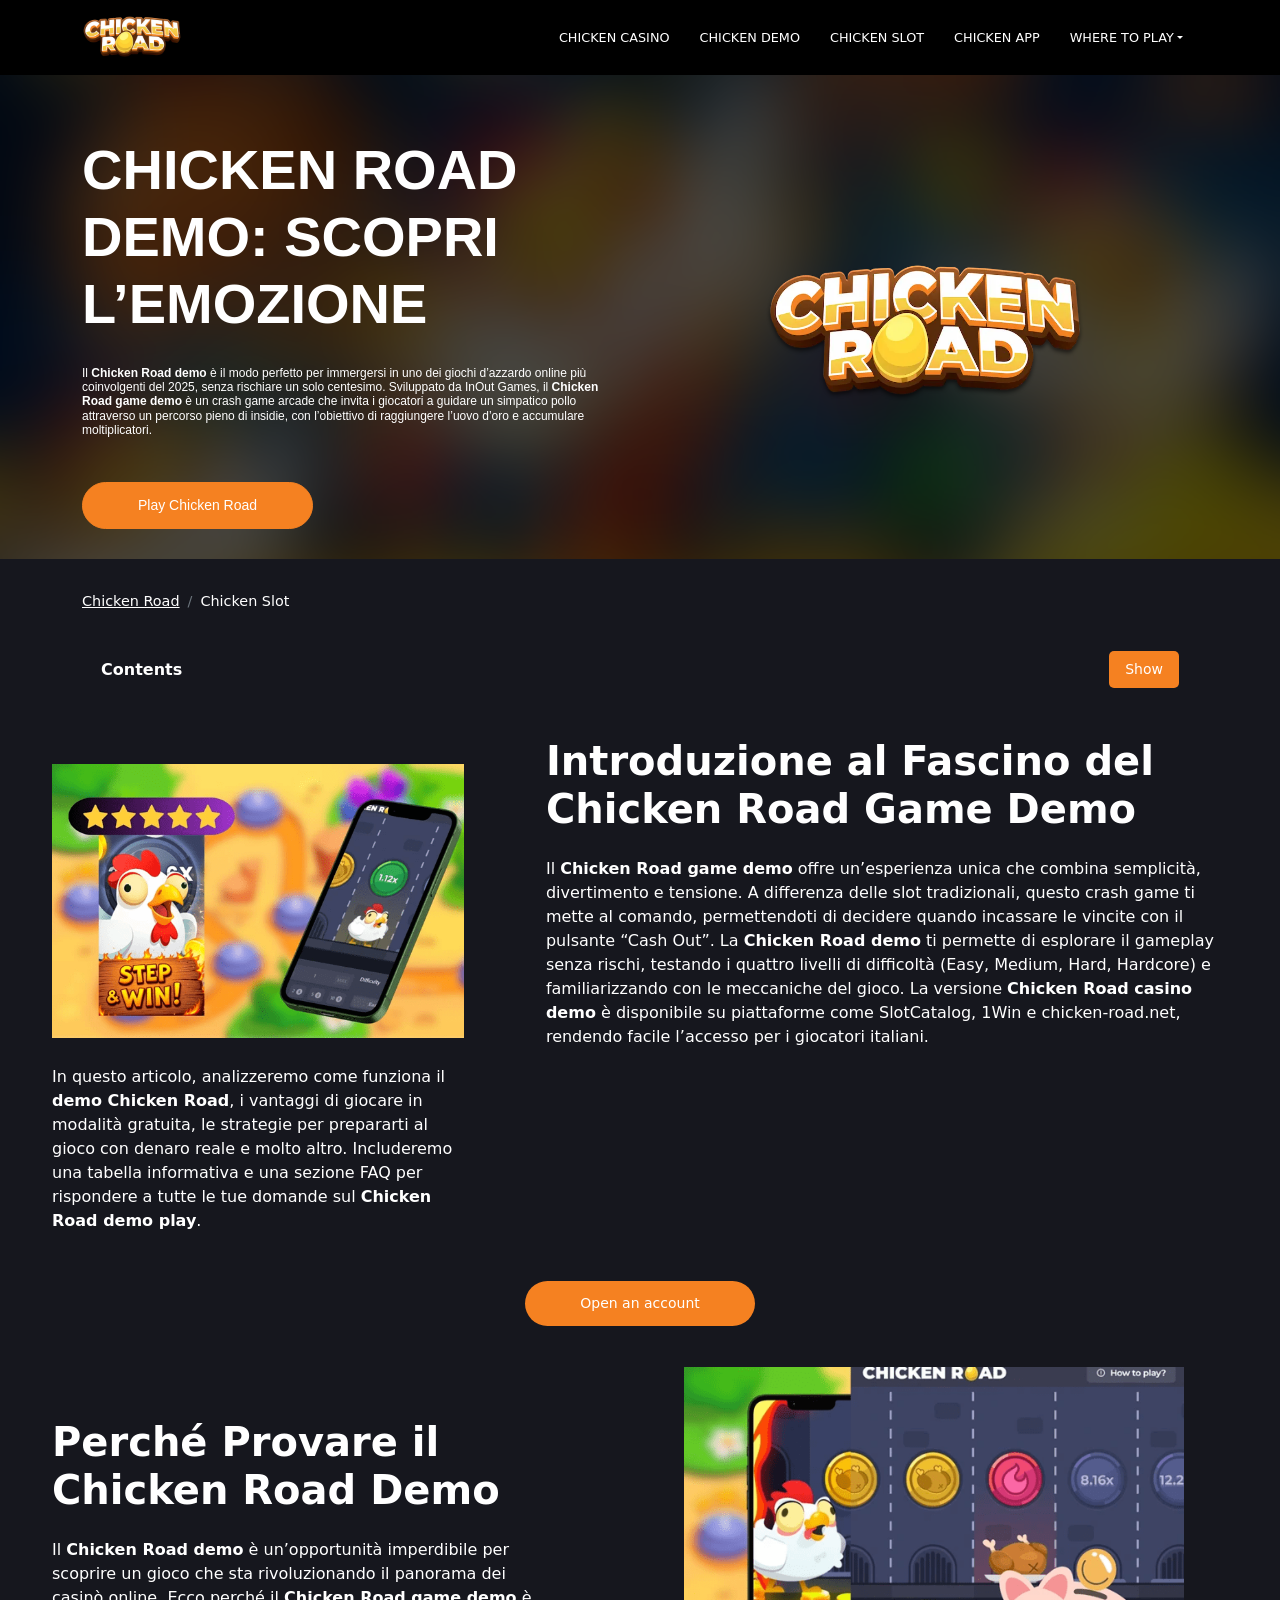
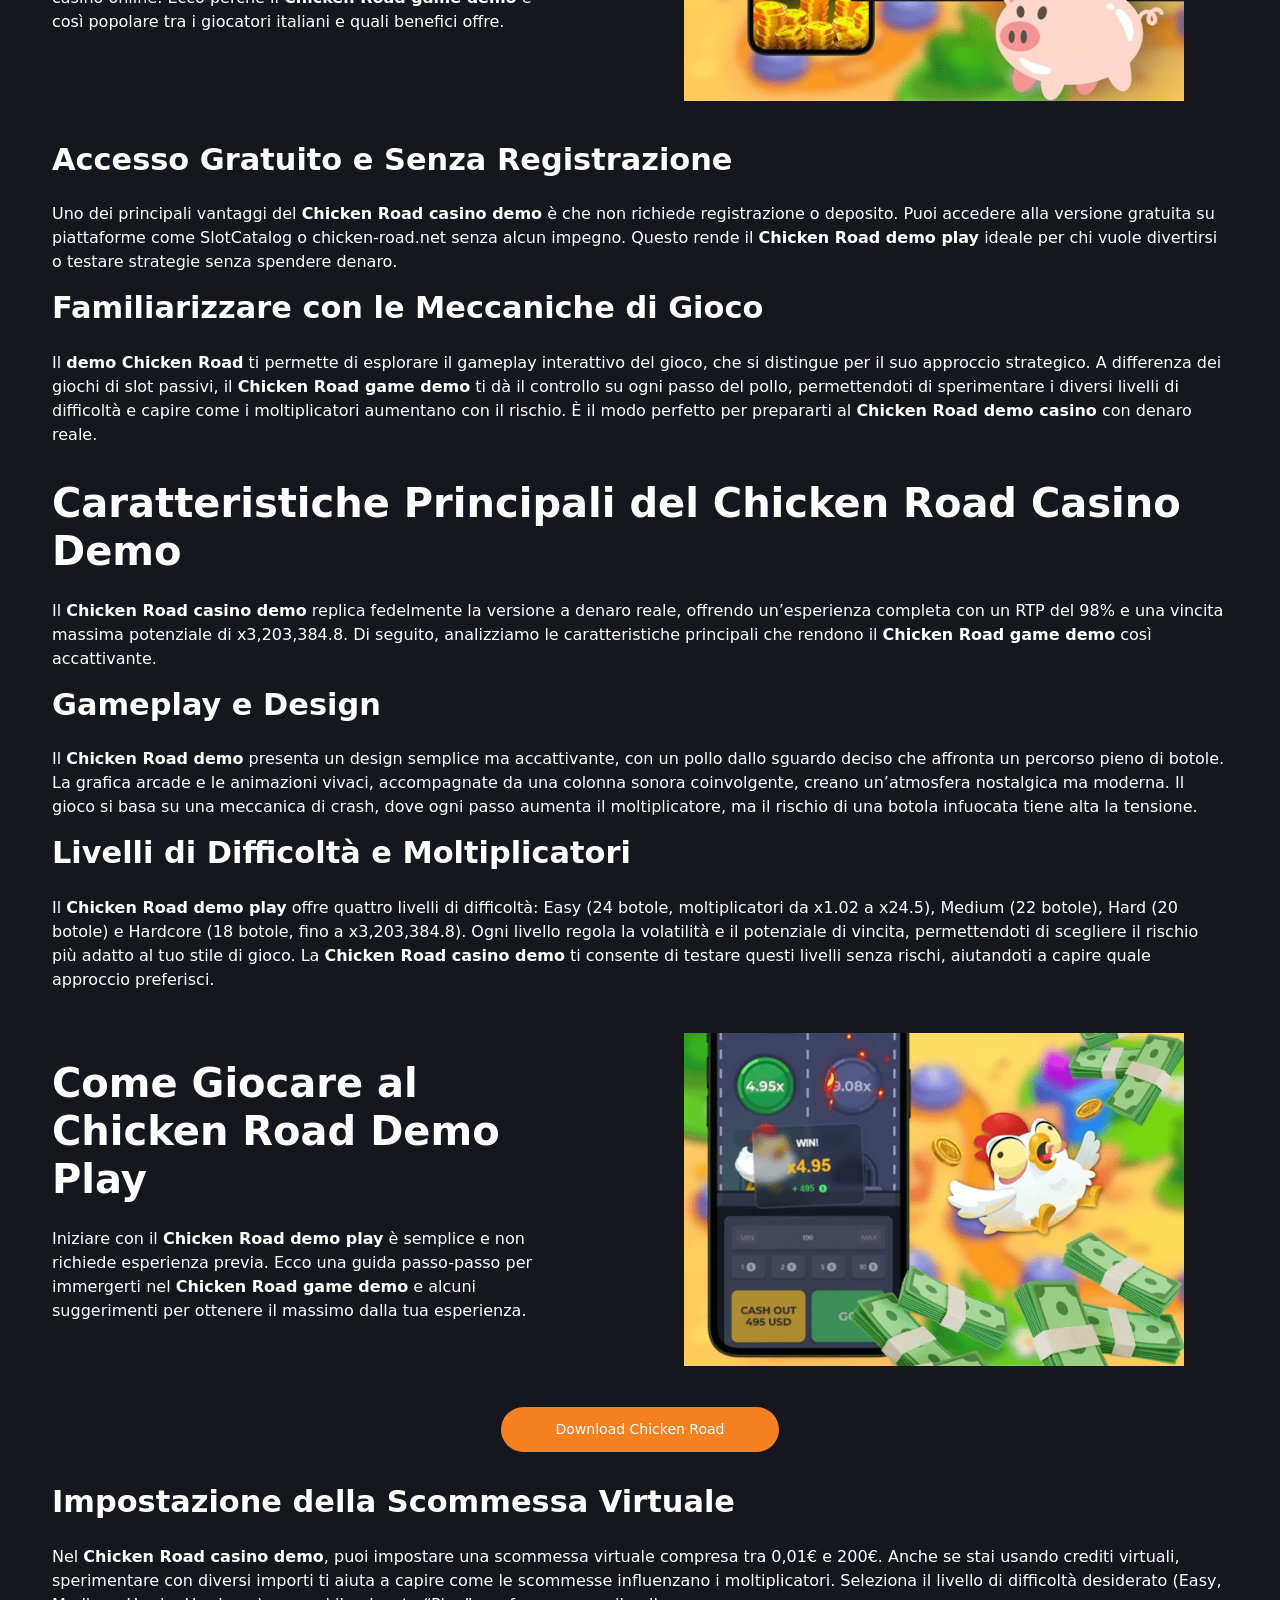
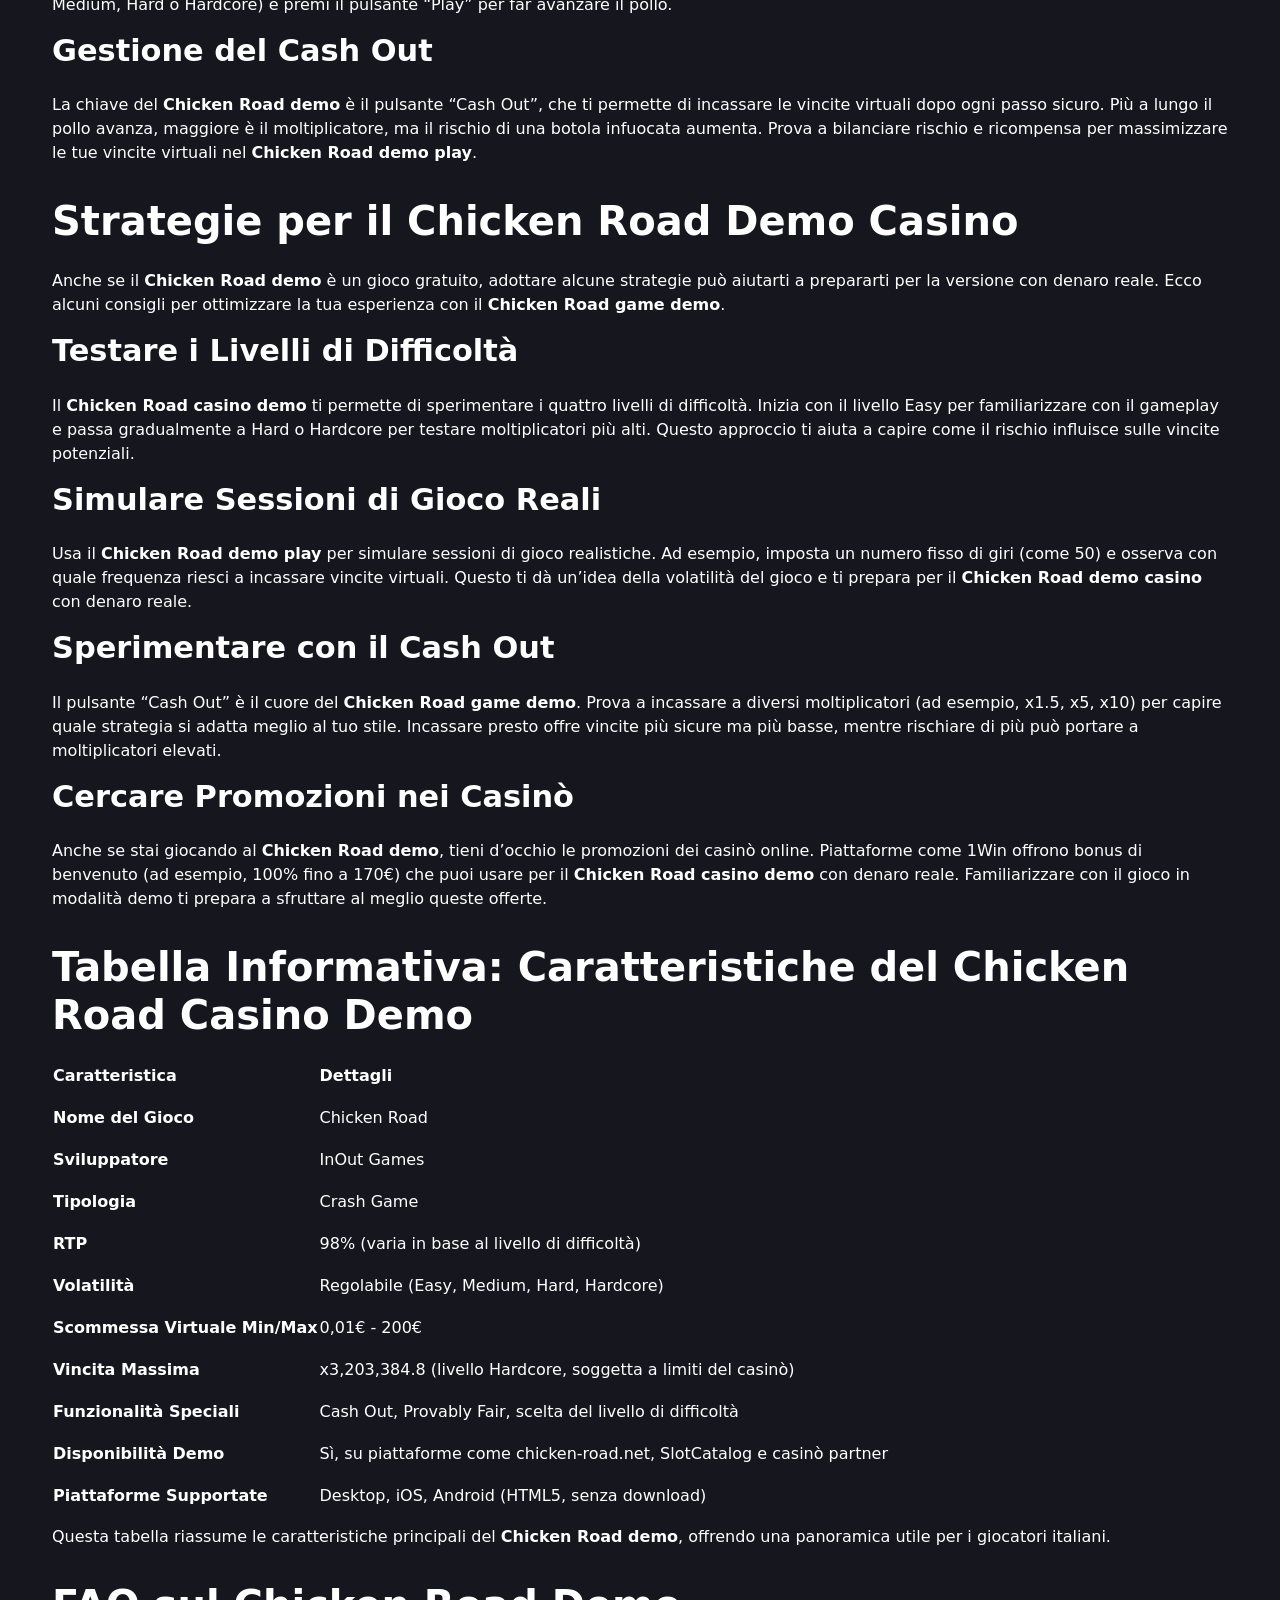
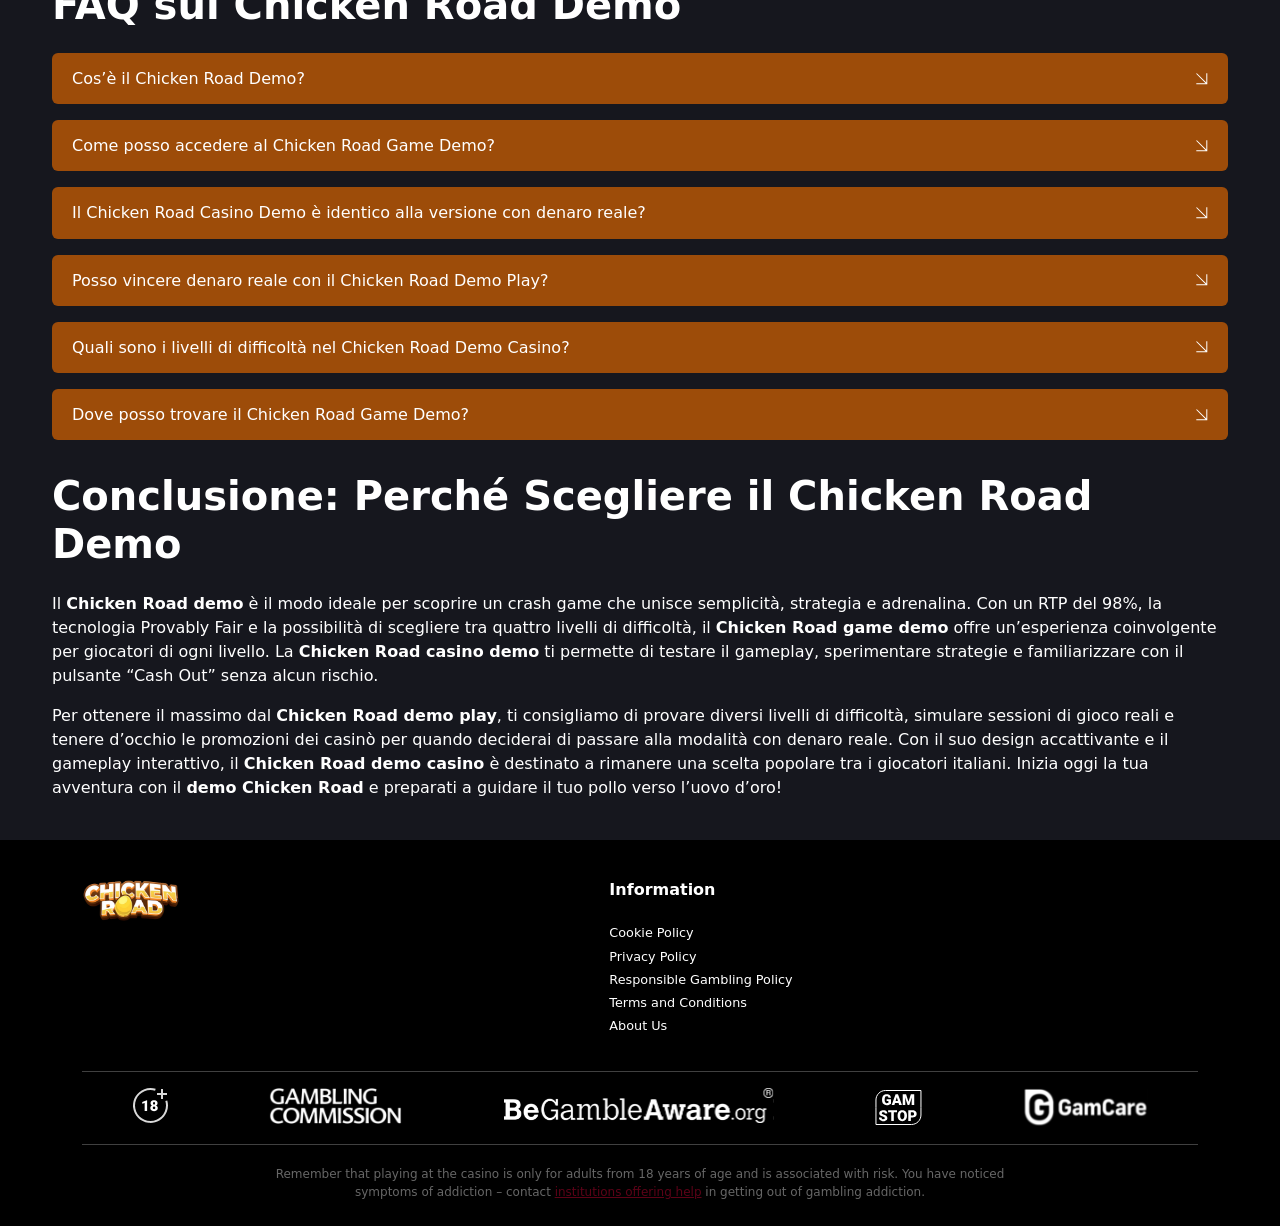
<file: chicken-demo/index.html>
<!DOCTYPE html>
<html lang="it">

<head>
	<meta charset="UTF-8">
	<meta name="viewport" content="width=device-width">
	<meta name="robots" content="index, follow, max-image-preview:large, max-snippet:-1, max-video-preview:-1">

	<link rel="canonical" href="https://diamondspowerit.com/demo/">

	<link media="all" href="../css/autoptimize_9b123d720d574cecab7c6b5d40584863.css" rel="stylesheet">
	<title>Chicken Road demo – Prova gratis il gioco online</title>
	<meta name="description"
		content="Chicken Road demo – Gioca gratis alla versione demo e scopri le funzioni del famoso gioco da casinò">

	<meta name="keywords"
		content="chicken road demo, demo chicken road, chicken road game demo, chicken road demo play, chicken road casino demo, chicken road demo casino">
	<meta property="og:type" content="article">
	<meta property="og:title" content="Chicken Road demo – Prova gratis il gioco online | Casino Game SpellWin">
	<meta property="og:description"
		content="Chicken Road demo – Gioca gratis alla versione demo e scopri le funzioni del famoso gioco da casinò">
	<meta property="og:site_name" content="GatesofAdventures Beyond Wonderland">
	<meta property="og:url" content="https://chickenroad-italy.org/frog-bonus/">
	<meta name="twitter:card" content="summary_large_image">
	<meta name="twitter:title" content="Chicken Road demo – Prova gratis il gioco online | Casino Game SpellWin">
	<meta name="twitter:description"
		content="Chicken Road demo – Gioca gratis alla versione demo e scopri le funzioni del famoso gioco da casinò">

	<link rel="icon" type="image/png" href="/images/fav.png">
</head>

<body class="home wp-singular page-template-default page page-id-2 wp-custom-logo wp-theme body_frontend">
	<header class="header">
		<div class="container">
			<div class="header-wrap">
				<a href="/" class="logo">
					<span class="custom-logo-link"><img src="../images/logo.webp" class="custom-logo" alt="image" decoding="async"
							loading="lazy"></span>
				</a>
				<nav class="desktop_ver">
					<ul id="menu-primary-menu" class="menu">
						<li id="menu-item-684"
							class="menu-item menu-item-type-post_type menu-item-object-page nav-item nav-item-684"><a
								href="/chicken-casino/" class="">Chicken Casino</a></li>
						<li id="menu-item-1390"
							class="menu-item menu-item-type-post_type menu-item-object-page nav-item nav-item-1390"><a
								href="/chicken-demo/" class="">Chicken Demo</a></li>
						<li id="menu-item-1390"
							class="menu-item menu-item-type-post_type menu-item-object-page nav-item nav-item-1390"><a
								href="/chicken-slot/" class="">Chicken Slot</a></li>
						<li id="menu-item-1390"
							class="menu-item menu-item-type-post_type menu-item-object-page nav-item nav-item-1390"><a
								href="/chicken-app/" class="">Chicken App</a></li>



						<li id="menu-item-696"
							class="menu-item menu-item-type-custom menu-item-object-custom menu-item-home menu-item-has-children dropdown nav-item nav-item-696">
							<a class=" dropdown-toggle" aria-haspopup="true" aria-expanded="false" bis_skin_checked="1">Where
								to play</a>
							<ul class="dropdown-menu depth_0">
								<li id="menu-item-693" class="menu-item menu-item-type-post_type menu-item-object-page menu-item-693"><a
										href="/spelcasino-chicken/">Spelcasino Chicken</a></li>
								<li id="menu-item-693" class="menu-item menu-item-type-post_type menu-item-object-page menu-item-693"><a
										href="/sisal-chicken/">Sisal Chicken</a></li>
								<li id="menu-item-693" class="menu-item menu-item-type-post_type menu-item-object-page menu-item-693"><a
										href="/lottomatica-chicken/">Lottomatica Chicken</a></li>
								<li id="menu-item-693" class="menu-item menu-item-type-post_type menu-item-object-page menu-item-693"><a
										href="/roadcasino-chicken/">Roadcasino Chicken</a></li>

							</ul>
						</li>


					</ul>
				</nav>

				<div class="offcanvas offcanvas-end" tabindex="-1" id="offcanvas_nav_header">
					<div class="offcanvas-header">
						<button type="button" class="btn-close text-reset" data-bs-dismiss="offcanvas" aria-label="Close"></button>
					</div>
					<div class="offcanvas-body">
						<nav class="mobile_ver">
							<ul id="menu-primary-menu-1" class="menu">
								<li id="menu-item-684"
									class="menu-item menu-item-type-post_type menu-item-object-page nav-item nav-item-684"><a
										href="/chicken-casino/" class="">Chicken Casino</a></li>
								<li id="menu-item-1390"
									class="menu-item menu-item-type-post_type menu-item-object-page nav-item nav-item-1390"><a
										href="/chicken-demo/" class="">Chicken Demo</a></li>
								<li id="menu-item-1390"
									class="menu-item menu-item-type-post_type menu-item-object-page nav-item nav-item-1390"><a
										href="/chicken-slot/" class="">Chicken Slot</a></li>
								<li id="menu-item-1390"
									class="menu-item menu-item-type-post_type menu-item-object-page nav-item nav-item-1390"><a
										href="/chicken-app/" class="">Chicken App</a></li>


								<li id="menu-item-696"
									class="menu-item menu-item-type-custom menu-item-object-custom menu-item-home menu-item-has-children dropdown nav-item nav-item-696">
									<a class=" dropdown-toggle" aria-haspopup="true" aria-expanded="false" bis_skin_checked="1">Where
										to play</a>
									<ul class="dropdown-menu depth_0">
										<li id="menu-item-693"
											class="menu-item menu-item-type-post_type menu-item-object-page menu-item-693"><a
												href="/spelcasino-chicken/">Spelcasino Chicken</a></li>
										<li id="menu-item-693"
											class="menu-item menu-item-type-post_type menu-item-object-page menu-item-693"><a
												href="/sisal-chicken/">Sisal Chicken</a></li>
										<li id="menu-item-693"
											class="menu-item menu-item-type-post_type menu-item-object-page menu-item-693"><a
												href="/roadcasino-chicken/">Roadcasino Chicken</a></li>
										<li id="menu-item-693"
											class="menu-item menu-item-type-post_type menu-item-object-page menu-item-693"><a
												href="/lottomatica-chicken/">Lottomatica Chicken</a></li>
									</ul>
								</li>
							</ul>
						</nav>
					</div>
				</div>

				<div class="mobile-menu-button" data-bs-toggle="offcanvas" href="#offcanvas_nav_header" role="button"
					aria-controls="offcanvas_nav_header">
					<span></span>
					<span></span>
					<span></span>
				</div>
			</div>
		</div>


	</header>
	<main class="wrap">

		<div class="review-page">
			<div class="welcome_section">
				<div class="container">
					<div class="welcome_section__wrap row">
						<div class="col-lg">
							<div class="welcome_section__content">
								<h1 class="title">
									<strong>
										Chicken Road Demo: Scopri l’Emozione
									</strong>
								</h1>
								<div class="descr">
									<p>Il <strong>Chicken Road demo</strong> è il modo perfetto per immergersi in uno dei giochi d’azzardo
										online più coinvolgenti del 2025, senza rischiare un solo centesimo. Sviluppato da InOut Games, il
										<strong>Chicken Road game demo</strong> è un crash game arcade che invita i giocatori a guidare un
										simpatico pollo attraverso un percorso pieno di insidie, con l’obiettivo di raggiungere l’uovo d’oro
										e accumulare moltiplicatori.
									</p>

								</div>
								<a href="https://go.coinstrikeholdwin.com/SY12N7?approach=chickenroadit" class="btn btn-primary">
									Play Chicken Road️</a>
							</div>
						</div>
						<div class="col-lg-6">
							<div class="welcome_section__image">
								<span class="get-image schema-image-object-thumbnail"><img width="300" height="211"
										src="../images/logo.webp" class="attachment-thumbnail size-thumbnail"
										alt="In addition to the fun of playing  many providers offer generous bonuses" decoding="async"
										fetchpriority="high" sizes="(max-width: 300px) 100vw, 300px" loading="lazy">

								</span>
							</div>
						</div>
					</div>
				</div>
			</div>

			<div class="container">
				<nav class="breadcrumbs">
					<ol class="breadcrumb">
						<li class="breadcrumb-item">
							<a href="/">Chicken Road</a>
						</li>
						<li class="breadcrumb-item active">Chicken Slot</li>
					</ol>
				</nav>
				<nav>
					<div class="lwptoc lwptoc-baseItems lwptoc-light lwptoc-notInherit" data-smooth-scroll="1"
						data-smooth-scroll-offset="24" data-lwptoc-initialized="1">
						<div class="lwptoc_i">
							<div class="lwptoc_header">
								<b class="lwptoc_title">Contents</b>
							</div>
							<div class="lwptoc_items">
								<ol class="lwptoc_itemWrap">
									<li class="lwptoc_item"> <a href="#01">
											<span class="lwptoc_item_number">1</span>
											<span class="lwptoc_item_label">
												Introduzione al Fascino del Chicken Road Game Demo

											</span>
										</a>
									</li>
									<li class="lwptoc_item"> <a href="#02">
											<span class="lwptoc_item_number">2</span>
											<span class="lwptoc_item_label">
												Perché Provare il Chicken Road Demo

											</span>
										</a>
									</li>
									<li class="lwptoc_item"> <a href="#03">
											<span class="lwptoc_item_number">3</span>
											<span class="lwptoc_item_label">
												Caratteristiche Principali del Chicken Road Casino Demo

											</span>
										</a>
									</li>
									<li class="lwptoc_item"> <a href="#04">
											<span class="lwptoc_item_number">4</span>
											<span class="lwptoc_item_label">
												Come Giocare al Chicken Road Demo Play

											</span>
										</a>
									</li>
									<li class="lwptoc_item"> <a href="#05">
											<span class="lwptoc_item_number">5</span>
											<span class="lwptoc_item_label">
												Strategie per il Chicken Road Demo Casino

											</span>
										</a>
									</li>
									<li class="lwptoc_item"> <a href="#06">
											<span class="lwptoc_item_number">6</span>
											<span class="lwptoc_item_label">
												Tabella Informativa: Caratteristiche del Chicken Road Casino Demo

											</span>
										</a>
									</li>
									<li class="lwptoc_item"> <a href="#07">
											<span class="lwptoc_item_number">7</span>
											<span class="lwptoc_item_label">
												FAQ sul Chicken Road Demo

											</span>
										</a>
									</li>
									<li class="lwptoc_item"> <a href="#08">
											<span class="lwptoc_item_number">8</span>
											<span class="lwptoc_item_label">
												Conclusione: Perché Scegliere il Chicken Road Demo

											</span>
										</a>
									</li>

								</ol>
							</div>
						</div>
					</div>
				</nav>
			</div>

			<div class="wp-block-hc-container">
				<section class="wp-block-hc-alternate-group-section">
					<div class="media_block left">
						<h2 class="title" id="01">
							Introduzione al Fascino del Chicken Road Game Demo
						</h2>
						<div class="content">
							<p>Il <strong>Chicken Road game demo</strong> offre un’esperienza unica che combina semplicità,
								divertimento e tensione. A differenza delle slot tradizionali, questo crash game ti mette al comando,
								permettendoti di decidere quando incassare le vincite con il pulsante “Cash Out”. La <strong>Chicken
									Road demo</strong> ti permette di esplorare il gameplay senza rischi, testando i quattro livelli di
								difficoltà (Easy, Medium, Hard, Hardcore) e familiarizzando con le meccaniche del gioco. La versione
								<strong>Chicken Road casino demo</strong> è disponibile su piattaforme come SlotCatalog, 1Win e
								chicken-road.net, rendendo facile l’accesso per i giocatori italiani.
							</p>
						</div>
						<div class="image"> <span class="get-image schema-image-object-thumbnail"><img width="1024" height="720"
									src="../images/demo1.png" class="attachment-large size-large" alt="Casino Bonus Overview"
									sizes="auto, (max-width: 1024px) 100vw, 1024px" loading="lazy" decoding="async">
							</span> </div>
						<p>In questo articolo, analizzeremo come funziona il <strong>demo Chicken Road</strong>, i vantaggi di
							giocare in modalità gratuita, le strategie per prepararti al gioco con denaro reale e molto altro.
							Includeremo una tabella informativa e una sezione FAQ per rispondere a tutte le tue domande sul
							<strong>Chicken Road demo play</strong>.
						</p>
					</div>
					<div
						class="wp-block-buttons is-content-justification-center is-layout-flex wp-container-core-buttons-is-layout-a89b3969 wp-block-buttons-is-layout-flex">
						<div class="wp-block-button"><a class="wp-block-button__link wp-element-button"
								href="https://go.coinstrikeholdwin.com/SY12N7?approach=chickenroadit" target="_blank"
								rel="nofollow noopener">Open an account</a></div>
					</div>

				</section>
				<section class="wp-block-hc-alternate-group-section">
					<div class="media_block right">
						<h2 class="title" id="02">
							Perché Provare il Chicken Road Demo
						</h2>
						<div class="content">
							<p>Il <strong>Chicken Road demo</strong> è un’opportunità imperdibile per scoprire un gioco che sta
								rivoluzionando il panorama dei casinò online. Ecco perché il <strong>Chicken Road game demo</strong> è
								così popolare tra i giocatori italiani e quali benefici offre.</p>
						</div>
						<div class="image"> <span class="get-image schema-image-object-thumbnail"><img width="1024" height="720"
									src="../images/demo2.png" class="attachment-large size-large"
									alt="Adventures Stats with a big bonus to get you started"
									sizes="auto, (max-width: 1024px) 100vw, 1024px" loading="lazy" decoding="async">
							</span> </div>
					</div>
					<h3><strong>Accesso Gratuito e Senza Registrazione</strong></h3>
					<p>Uno dei principali vantaggi del <strong>Chicken Road casino demo</strong> è che non richiede registrazione
						o deposito. Puoi accedere alla versione gratuita su piattaforme come SlotCatalog o chicken-road.net senza
						alcun impegno. Questo rende il <strong>Chicken Road demo play</strong> ideale per chi vuole divertirsi o
						testare strategie senza spendere denaro.</p>
					<h3><strong>Familiarizzare con le Meccaniche di Gioco</strong></h3>
					<p>Il <strong>demo Chicken Road</strong> ti permette di esplorare il gameplay interattivo del gioco, che si
						distingue per il suo approccio strategico. A differenza dei giochi di slot passivi, il <strong>Chicken Road
							game demo</strong> ti dà il controllo su ogni passo del pollo, permettendoti di sperimentare i diversi
						livelli di difficoltà e capire come i moltiplicatori aumentano con il rischio. È il modo perfetto per
						prepararti al <strong>Chicken Road demo casino</strong> con denaro reale.</p>
				</section>

				<section class="wp-block-hc-alternate-group-section">
					<h2 class="wp-block-heading" id="03">
						Caratteristiche Principali del Chicken Road Casino Demo
					</h2>
					<p>Il <strong>Chicken Road casino demo</strong> replica fedelmente la versione a denaro reale, offrendo
						un’esperienza completa con un RTP del 98% e una vincita massima potenziale di x3,203,384.8. Di seguito,
						analizziamo le caratteristiche principali che rendono il <strong>Chicken Road game demo</strong> così
						accattivante.</p>
					<h3><strong>Gameplay e Design</strong></h3>
					<p>Il <strong>Chicken Road demo</strong> presenta un design semplice ma accattivante, con un pollo dallo
						sguardo deciso che affronta un percorso pieno di botole. La grafica arcade e le animazioni vivaci,
						accompagnate da una colonna sonora coinvolgente, creano un’atmosfera nostalgica ma moderna. Il gioco si basa
						su una meccanica di crash, dove ogni passo aumenta il moltiplicatore, ma il rischio di una botola infuocata
						tiene alta la tensione.</p>
					<h3><strong>Livelli di Difficoltà e Moltiplicatori</strong></h3>
					<p>Il <strong>Chicken Road demo play</strong> offre quattro livelli di difficoltà: Easy (24 botole,
						moltiplicatori da x1.02 a x24.5), Medium (22 botole), Hard (20 botole) e Hardcore (18 botole, fino a
						x3,203,384.8). Ogni livello regola la volatilità e il potenziale di vincita, permettendoti di scegliere il
						rischio più adatto al tuo stile di gioco. La <strong>Chicken Road casino demo</strong> ti consente di
						testare questi livelli senza rischi, aiutandoti a capire quale approccio preferisci.</p>
				</section>
				<section class="wp-block-hc-alternate-group-section">
					<div class="media_block right">
						<h2 class="title" id="04">
							Come Giocare al Chicken Road Demo Play
						</h2>
						<div class="content">
							<p>Iniziare con il <strong>Chicken Road demo play</strong> è semplice e non richiede esperienza previa.
								Ecco una guida passo-passo per immergerti nel <strong>Chicken Road game demo</strong> e alcuni
								suggerimenti per ottenere il massimo dalla tua esperienza.</p>
						</div>
						<div class="image"> <span class="get-image schema-image-object-thumbnail"><img width="1024" height="720"
									src="../images/demo3.png" class="attachment-large size-large" alt="Casino Bonus Overview"
									sizes="auto, (max-width: 1024px) 100vw, 1024px" loading="lazy" decoding="async">
							</span> </div>
					</div>
					<div
						class="wp-block-buttons is-content-justification-center is-layout-flex wp-container-core-buttons-is-layout-a89b3969 wp-block-buttons-is-layout-flex">
						<div class="wp-block-button"><a class="wp-block-button__link wp-element-button"
								href="https://go.coinstrikeholdwin.com/SY12N7?approach=chickenroadit" target="_blank"
								rel="nofollow noopener">Download Chicken Road</a></div>
					</div>
					<h3><strong>Impostazione della Scommessa Virtuale</strong></h3>
					<p>Nel <strong>Chicken Road casino demo</strong>, puoi impostare una scommessa virtuale compresa tra 0,01€ e
						200€. Anche se stai usando crediti virtuali, sperimentare con diversi importi ti aiuta a capire come le
						scommesse influenzano i moltiplicatori. Seleziona il livello di difficoltà desiderato (Easy, Medium, Hard o
						Hardcore) e premi il pulsante “Play” per far avanzare il pollo.</p>
					<h3><strong>Gestione del Cash Out</strong></h3>
					<p>La chiave del <strong>Chicken Road demo</strong> è il pulsante “Cash Out”, che ti permette di incassare le
						vincite virtuali dopo ogni passo sicuro. Più a lungo il pollo avanza, maggiore è il moltiplicatore, ma il
						rischio di una botola infuocata aumenta. Prova a bilanciare rischio e ricompensa per massimizzare le tue
						vincite virtuali nel <strong>Chicken Road demo play</strong>.</p>
				</section>
				<section class="wp-block-hc-alternate-group-section">
					<h2 class="wp-block-heading" id="05">
						Strategie per il Chicken Road Demo Casino
					</h2>
					<p>Anche se il <strong>Chicken Road demo</strong> è un gioco gratuito, adottare alcune strategie può aiutarti
						a prepararti per la versione con denaro reale. Ecco alcuni consigli per ottimizzare la tua esperienza con il
						<strong>Chicken Road game demo</strong>.
					</p>
					<h3><strong>Testare i Livelli di Difficoltà</strong></h3>
					<p>Il <strong>Chicken Road casino demo</strong> ti permette di sperimentare i quattro livelli di difficoltà.
						Inizia con il livello Easy per familiarizzare con il gameplay e passa gradualmente a Hard o Hardcore per
						testare moltiplicatori più alti. Questo approccio ti aiuta a capire come il rischio influisce sulle vincite
						potenziali.</p>
					<h3><strong>Simulare Sessioni di Gioco Reali</strong></h3>
					<p>Usa il <strong>Chicken Road demo play</strong> per simulare sessioni di gioco realistiche. Ad esempio,
						imposta un numero fisso di giri (come 50) e osserva con quale frequenza riesci a incassare vincite virtuali.
						Questo ti dà un’idea della volatilità del gioco e ti prepara per il <strong>Chicken Road demo
							casino</strong> con denaro reale.</p>
					<h3><strong>Sperimentare con il Cash Out</strong></h3>
					<p>Il pulsante “Cash Out” è il cuore del <strong>Chicken Road game demo</strong>. Prova a incassare a diversi
						moltiplicatori (ad esempio, x1.5, x5, x10) per capire quale strategia si adatta meglio al tuo stile.
						Incassare presto offre vincite più sicure ma più basse, mentre rischiare di più può portare a moltiplicatori
						elevati.</p>
					<h3><strong>Cercare Promozioni nei Casinò</strong></h3>
					<p>Anche se stai giocando al <strong>Chicken Road demo</strong>, tieni d’occhio le promozioni dei casinò
						online. Piattaforme come 1Win offrono bonus di benvenuto (ad esempio, 100% fino a 170€) che puoi usare per
						il <strong>Chicken Road casino demo</strong> con denaro reale. Familiarizzare con il gioco in modalità demo
						ti prepara a sfruttare al meglio queste offerte.</p>
				</section>
				<section class="wp-block-hc-alternate-group-section">
					<h2 class="wp-block-heading" id="06">
						Tabella Informativa: Caratteristiche del Chicken Road Casino Demo
					</h2>
					<table>
						<tbody>
							<tr>
								<td>
									<p><strong>Caratteristica</strong></p>
								</td>
								<td>
									<p><strong>Dettagli</strong></p>
								</td>
							</tr>
							<tr>
								<td>
									<p><strong>Nome del Gioco</strong></p>
								</td>
								<td>
									<p>Chicken Road</p>
								</td>
							</tr>
							<tr>
								<td>
									<p><strong>Sviluppatore</strong></p>
								</td>
								<td>
									<p>InOut Games</p>
								</td>
							</tr>
							<tr>
								<td>
									<p><strong>Tipologia</strong></p>
								</td>
								<td>
									<p>Crash Game</p>
								</td>
							</tr>
							<tr>
								<td>
									<p><strong>RTP</strong></p>
								</td>
								<td>
									<p>98% (varia in base al livello di difficoltà)</p>
								</td>
							</tr>
							<tr>
								<td>
									<p><strong>Volatilità</strong></p>
								</td>
								<td>
									<p>Regolabile (Easy, Medium, Hard, Hardcore)</p>
								</td>
							</tr>
							<tr>
								<td>
									<p><strong>Scommessa Virtuale Min/Max</strong></p>
								</td>
								<td>
									<p>0,01€ - 200€</p>
								</td>
							</tr>
							<tr>
								<td>
									<p><strong>Vincita Massima</strong></p>
								</td>
								<td>
									<p>x3,203,384.8 (livello Hardcore, soggetta a limiti del casinò)</p>
								</td>
							</tr>
							<tr>
								<td>
									<p><strong>Funzionalità Speciali</strong></p>
								</td>
								<td>
									<p>Cash Out, Provably Fair, scelta del livello di difficoltà</p>
								</td>
							</tr>
							<tr>
								<td>
									<p><strong>Disponibilità Demo</strong></p>
								</td>
								<td>
									<p>Sì, su piattaforme come chicken-road.net, SlotCatalog e casinò partner</p>
								</td>
							</tr>
							<tr>
								<td>
									<p><strong>Piattaforme Supportate</strong></p>
								</td>
								<td>
									<p>Desktop, iOS, Android (HTML5, senza download)</p>
								</td>
							</tr>
						</tbody>
					</table>
					<p>Questa tabella riassume le caratteristiche principali del <strong>Chicken Road demo</strong>, offrendo una
						panoramica utile per i giocatori italiani.</p>
				</section>

				<section class="wp-block-hc-alternate-group-section">
					<h2 class="wp-block-heading" id="07">FAQ sul Chicken Road Demo</h2>
					<section class="faq-section">
						<div class="accordion" id="accordionFAQ-1">
							<div class="accordion-item" itemprop="mainEntity">
								<h3 itemprop="name" class="accordion-header" id="headingFAQ-0"> <button
										class="accordion-button collapsed" type="button" data-bs-toggle="collapse"
										data-bs-target="#collapseFAQ-0" aria-expanded="true" aria-controls="collapseFAQ-0">
										Cos’è il Chicken Road Demo?


									</button> </h3>
								<div id="collapseFAQ-0" class="accordion-collapse collapse" aria-labelledby="headingFAQ-0"
									data-bs-parent="#accordionFAQ-1" itemprop="acceptedAnswer">
									<div class="accordion-body" itemprop="text">
										<p>Il <strong>Chicken Road demo</strong> è una versione gratuita del crash game arcade sviluppato da
											InOut Games. Ti permette di guidare un pollo attraverso un percorso di botole, testando i
											moltiplicatori e i livelli di difficoltà senza rischiare denaro reale.</p>
									</div>
								</div>
							</div>
							<div class="accordion-item" itemprop="mainEntity">
								<h3 itemprop="name" class="accordion-header" id="headingFAQ-1"> <button
										class="accordion-button collapsed" type="button" data-bs-toggle="collapse"
										data-bs-target="#collapseFAQ-1" aria-expanded="true" aria-controls="collapseFAQ-1">
										Come posso accedere al Chicken Road Game Demo?


									</button> </h3>
								<div id="collapseFAQ-1" class="accordion-collapse collapse" aria-labelledby="headingFAQ-1"
									data-bs-parent="#accordionFAQ-1" itemprop="acceptedAnswer">
									<div class="accordion-body" itemprop="text">
										<p>Puoi giocare al <strong>Chicken Road game demo</strong> su piattaforme come chicken-road.net,
											SlotCatalog o casinò partner come 1Win e Mostbet. Non è richiesta registrazione per la modalità
											demo.</p>
									</div>
								</div>
							</div>
							<div class="accordion-item" itemprop="mainEntity">
								<h3 itemprop="name" class="accordion-header" id="headingFAQ-2"> <button
										class="accordion-button collapsed" type="button" data-bs-toggle="collapse"
										data-bs-target="#collapseFAQ-2" aria-expanded="true" aria-controls="collapseFAQ-2">
										Il Chicken Road Casino Demo è identico alla versione con denaro reale?

									</button> </h3>
								<div id="collapseFAQ-2" class="accordion-collapse collapse" aria-labelledby="headingFAQ-2"
									data-bs-parent="#accordionFAQ-1" itemprop="acceptedAnswer">
									<div class="accordion-body" itemprop="text">
										<p>Sì, il <strong>Chicken Road casino demo</strong> replica fedelmente la versione a denaro reale,
											incluse grafica, meccaniche e livelli di difficoltà. L’unica differenza è che usi crediti
											virtuali.</p>
									</div>
								</div>
							</div>
							<div class="accordion-item" itemprop="mainEntity">
								<h3 itemprop="name" class="accordion-header" id="headingFAQ-3"> <button
										class="accordion-button collapsed" type="button" data-bs-toggle="collapse"
										data-bs-target="#collapseFAQ-3" aria-expanded="true" aria-controls="collapseFAQ-3">
										Posso vincere denaro reale con il Chicken Road Demo Play?

									</button> </h3>
								<div id="collapseFAQ-3" class="accordion-collapse collapse" aria-labelledby="headingFAQ-3"
									data-bs-parent="#accordionFAQ-3" itemprop="acceptedAnswer">
									<div class="accordion-body" itemprop="text">
										<p>No, il <strong>Chicken Road demo play</strong> è solo per divertimento e non offre vincite in
											denaro reale. È progettato per aiutarti a familiarizzare con il gioco prima di passare alla
											modalità con denaro reale.</p>
									</div>
								</div>
							</div>
							<div class="accordion-item" itemprop="mainEntity">
								<h3 itemprop="name" class="accordion-header" id="headingFAQ-4"> <button
										class="accordion-button collapsed" type="button" data-bs-toggle="collapse"
										data-bs-target="#collapseFAQ-4" aria-expanded="true" aria-controls="collapseFAQ-4">
										Quali sono i livelli di difficoltà nel Chicken Road Demo Casino?

									</button> </h3>
								<div id="collapseFAQ-4" class="accordion-collapse collapse" aria-labelledby="headingFAQ-4"
									data-bs-parent="#accordionFAQ-4" itemprop="acceptedAnswer">
									<div class="accordion-body" itemprop="text">
										<p>Il <strong>Chicken Road demo casino</strong> offre quattro livelli: Easy (24 botole,
											x1.02-x24.5), Medium (22 botole), Hard (20 botole) e Hardcore (18 botole, fino a x3,203,384.8).
											Ogni livello regola il rischio e il potenziale di vincita.</p>
									</div>
								</div>
							</div>
							<div class="accordion-item" itemprop="mainEntity">
								<h3 itemprop="name" class="accordion-header" id="headingFAQ-4"> <button
										class="accordion-button collapsed" type="button" data-bs-toggle="collapse"
										data-bs-target="#collapseFAQ-4" aria-expanded="true" aria-controls="collapseFAQ-4">
										Dove posso trovare il Chicken Road Game Demo?

									</button> </h3>
								<div id="collapseFAQ-4" class="accordion-collapse collapse" aria-labelledby="headingFAQ-4"
									data-bs-parent="#accordionFAQ-4" itemprop="acceptedAnswer">
									<div class="accordion-body" itemprop="text">
										<p>Il <strong>Chicken Road game demo</strong> è disponibile su piattaforme come chicken-road.net,
											SlotCatalog e casinò online come 1Win e Mostbet, che offrono la modalità demo senza registrazione.
										</p>
									</div>
								</div>
							</div>

						</div>
					</section>
				</section>


				<section class="wp-block-hc-alternate-group-section">
					<h2 class="wp-block-heading" id="08">
						Conclusione: Perché Scegliere il Chicken Road Demo
					</h2>
					<p>Il <strong>Chicken Road demo</strong> è il modo ideale per scoprire un crash game che unisce semplicità,
						strategia e adrenalina. Con un RTP del 98%, la tecnologia Provably Fair e la possibilità di scegliere tra
						quattro livelli di difficoltà, il <strong>Chicken Road game demo</strong> offre un’esperienza coinvolgente
						per giocatori di ogni livello. La <strong>Chicken Road casino demo</strong> ti permette di testare il
						gameplay, sperimentare strategie e familiarizzare con il pulsante “Cash Out” senza alcun rischio.</p>
					<p>Per ottenere il massimo dal <strong>Chicken Road demo play</strong>, ti consigliamo di provare diversi
						livelli di difficoltà, simulare sessioni di gioco reali e tenere d’occhio le promozioni dei casinò per
						quando deciderai di passare alla modalità con denaro reale. Con il suo design accattivante e il gameplay
						interattivo, il <strong>Chicken Road demo casino</strong> è destinato a rimanere una scelta popolare tra i
						giocatori italiani. Inizia oggi la tua avventura con il <strong>demo Chicken Road</strong> e preparati a
						guidare il tuo pollo verso l’uovo d’oro!</p>
				</section>

			</div>
		</div>
	</main>
	<footer class="footer">
		<div class="container">
			<div class="row">
				<div class="col-lg-auto">
					<div class="footer-logo">
						<span class="custom-logo-link"><img src="../images/logo.webp" class="custom-logo" alt="image"
								decoding="async" loading="lazy"></span>
					</div>
				</div>
				<div class="col-lg">
					<div class="row footer-nav-wrap">
						<div class="col-lg-auto">
							<div class="footer-nav">
								<h4 class="heading d-none d-lg-block">Information</h4>
								<nav class="menu-footer-menu-2-container">
									<ul id="menu-footer-menu-2" class="menu">
										<li id="menu-item-707"
											class="menu-item menu-item-type-post_type menu-item-object-page menu-item-707"><a
												href="/cookie/">Cookie Policy</a></li>
										<li id="menu-item-707"
											class="menu-item menu-item-type-post_type menu-item-object-page menu-item-707"><a
												href="/privacy/">Privacy Policy</a></li>
										<li id="menu-item-708"
											class="menu-item menu-item-type-post_type menu-item-object-page menu-item-708"><a
												href="/responsible-gambling-policy/">Responsible Gambling Policy</a></li>
										<li id="menu-item-1207"
											class="menu-item menu-item-type-post_type menu-item-object-page menu-item-1207"><a
												href="/terms/">Terms and Conditions</a></li>
										<li id="menu-item-1207"
											class="menu-item menu-item-type-post_type menu-item-object-page menu-item-1207"><a
												href="/about/">About Us</a></li>
									</ul>
								</nav>
							</div>
						</div>
					</div>
				</div>
				<div class="col-lg-4 d-none">
					<div class="footer-info text-center">
						<h4 class="heading">Information</h4>
						<div class="social">
							<a href="#">
								<svg width="9" height="18" viewBox="0 0 9 18" fill="currentColor" xmlns="http://www.w3.org/2000/svg">
									<path
										d="M7.3575 2.98875H9.00075V0.12675C8.71725 0.08775 7.74225 0 6.60675 0C4.2375 0 2.6145 1.49025 2.6145 4.22925V6.75H0V9.9495H2.6145V18H5.82V9.95025H8.32875L8.727 6.75075H5.81925V4.5465C5.82 3.62175 6.069 2.98875 7.3575 2.98875Z">
									</path>
								</svg>
							</a>
							<a href="#">
								<svg width="19" height="16" viewBox="0 0 19 16" fill="currentColor" xmlns="http://www.w3.org/2000/svg">
									<path
										d="M16.5099 4.33475C17.2419 3.815 17.8576 3.16625 18.3594 2.41925V2.4185C17.6896 2.71175 16.9771 2.90675 16.2331 3.00125C16.9981 2.5445 17.5824 1.82675 17.8569 0.962C17.1436 1.38725 16.3561 1.68725 15.5169 1.85525C14.8396 1.13375 13.8744 0.6875 12.8214 0.6875C10.7784 0.6875 9.13363 2.34575 9.13363 4.37825C9.13363 4.67075 9.15837 4.952 9.21912 5.21975C6.15162 5.06975 3.43663 3.59975 1.61263 1.3595C1.29462 1.91225 1.10712 2.5445 1.10712 3.22475C1.10712 4.50275 1.76488 5.63525 2.74662 6.2915C2.15338 6.28025 1.57212 6.10775 1.07937 5.837V5.8775C1.07937 7.67075 2.35812 9.16024 4.03587 9.50375C3.73513 9.58625 3.40812 9.62525 3.06838 9.62525C2.83212 9.62525 2.59363 9.61174 2.37013 9.56225C2.84788 11.0232 4.20537 12.098 5.81787 12.1332C4.56238 13.115 2.96788 13.7067 1.24213 13.7067C0.939875 13.7067 0.649625 13.6932 0.359375 13.6565C1.99437 14.7102 3.93087 15.3125 6.02037 15.3125C12.5326 15.3125 16.7769 9.87949 16.5099 4.33475Z">
									</path>
								</svg>
							</a>
							<a href="#">
								<svg width="19" height="18" viewBox="0 0 19 18" fill="currentColor" xmlns="http://www.w3.org/2000/svg">
									<g clip-path="url(#clip0_90_450)">
										<path
											d="M9.36264 4.37891C6.81039 4.37891 4.74414 6.44741 4.74414 8.99741C4.74414 11.5497 6.81264 13.6159 9.36264 13.6159C11.9149 13.6159 13.9811 11.5474 13.9811 8.99741C13.9811 6.44516 11.9126 4.37891 9.36264 4.37891ZM9.36264 11.9952C7.70589 11.9952 6.36489 10.6534 6.36489 8.99741C6.36489 7.34141 7.70664 5.99966 9.36264 5.99966C11.0186 5.99966 12.3604 7.34141 12.3604 8.99741C12.3611 10.6534 11.0194 11.9952 9.36264 11.9952Z">
										</path>
										<path
											d="M13.0705 0.05654C11.4145 -0.02071 7.3128 -0.01696 5.6553 0.05654C4.1988 0.12479 2.91405 0.47654 1.8783 1.51229C0.147295 3.24329 0.368545 5.57579 0.368545 8.99654C0.368545 12.4975 0.173545 14.776 1.8783 16.4808C3.61605 18.2178 5.9823 17.9905 9.36255 17.9905C12.8305 17.9905 14.0275 17.9928 15.2538 17.518C16.921 16.8708 18.1796 15.3805 18.3025 12.7038C18.3805 11.047 18.376 6.94604 18.3025 5.28854C18.154 2.12879 16.4583 0.21254 13.0705 0.05654ZM15.6918 15.3355C14.557 16.4703 12.9828 16.369 9.3408 16.369C5.5908 16.369 4.08705 16.4245 2.9898 15.3243C1.72605 14.0665 1.9548 12.0468 1.9548 8.98454C1.9548 4.84079 1.52955 1.85654 5.6883 1.64354C6.6438 1.60979 6.92505 1.59854 9.3303 1.59854L9.36405 1.62104C13.3608 1.62104 16.4965 1.20254 16.6848 5.36054C16.7275 6.30929 16.7373 6.59429 16.7373 8.99579C16.7365 12.7023 16.807 14.215 15.6918 15.3355Z">
										</path>
										<path
											d="M14.1642 5.27569C14.7603 5.27569 15.2435 4.79249 15.2435 4.19644C15.2435 3.60038 14.7603 3.11719 14.1642 3.11719C13.5682 3.11719 13.085 3.60038 13.085 4.19644C13.085 4.79249 13.5682 5.27569 14.1642 5.27569Z">
										</path>
									</g>
									<defs>
										<clipPath id="clip0_90_450">
											<rect width="18" height="18" fill="white" transform="translate(0.359375)"></rect>
										</clipPath>
									</defs>
								</svg>
							</a>
						</div>
					</div>
				</div>
			</div>

			<div class="footer-logos-wrap">
				<hr>
				<div class="footer-logos">
					<img src="../images/footer_18plus.svg" alt="18 plus">
					<img src="../images/footer_gambling_commission.svg" alt="gambling commission">
					<img src="../images/footer_begambleaware.svg" alt="begambleaware">
					<img src="../images/footer_gamstop.svg" alt="gamstop">
					<img src="../images/footer_gamecare.svg" alt="gamecare">
				</div>
				<hr class="hr_2">
			</div>

			<div class="footer-text">
				Remember that playing at the casino is only for adults from 18 years of age and is associated with risk. You
				have noticed symptoms of addiction – contact <a href="#">institutions offering
					help</a> in getting out of gambling addiction. </div>
		</div>

	</footer>

	<script src="../js/app.js"></script>

</body>

</html>
</file>
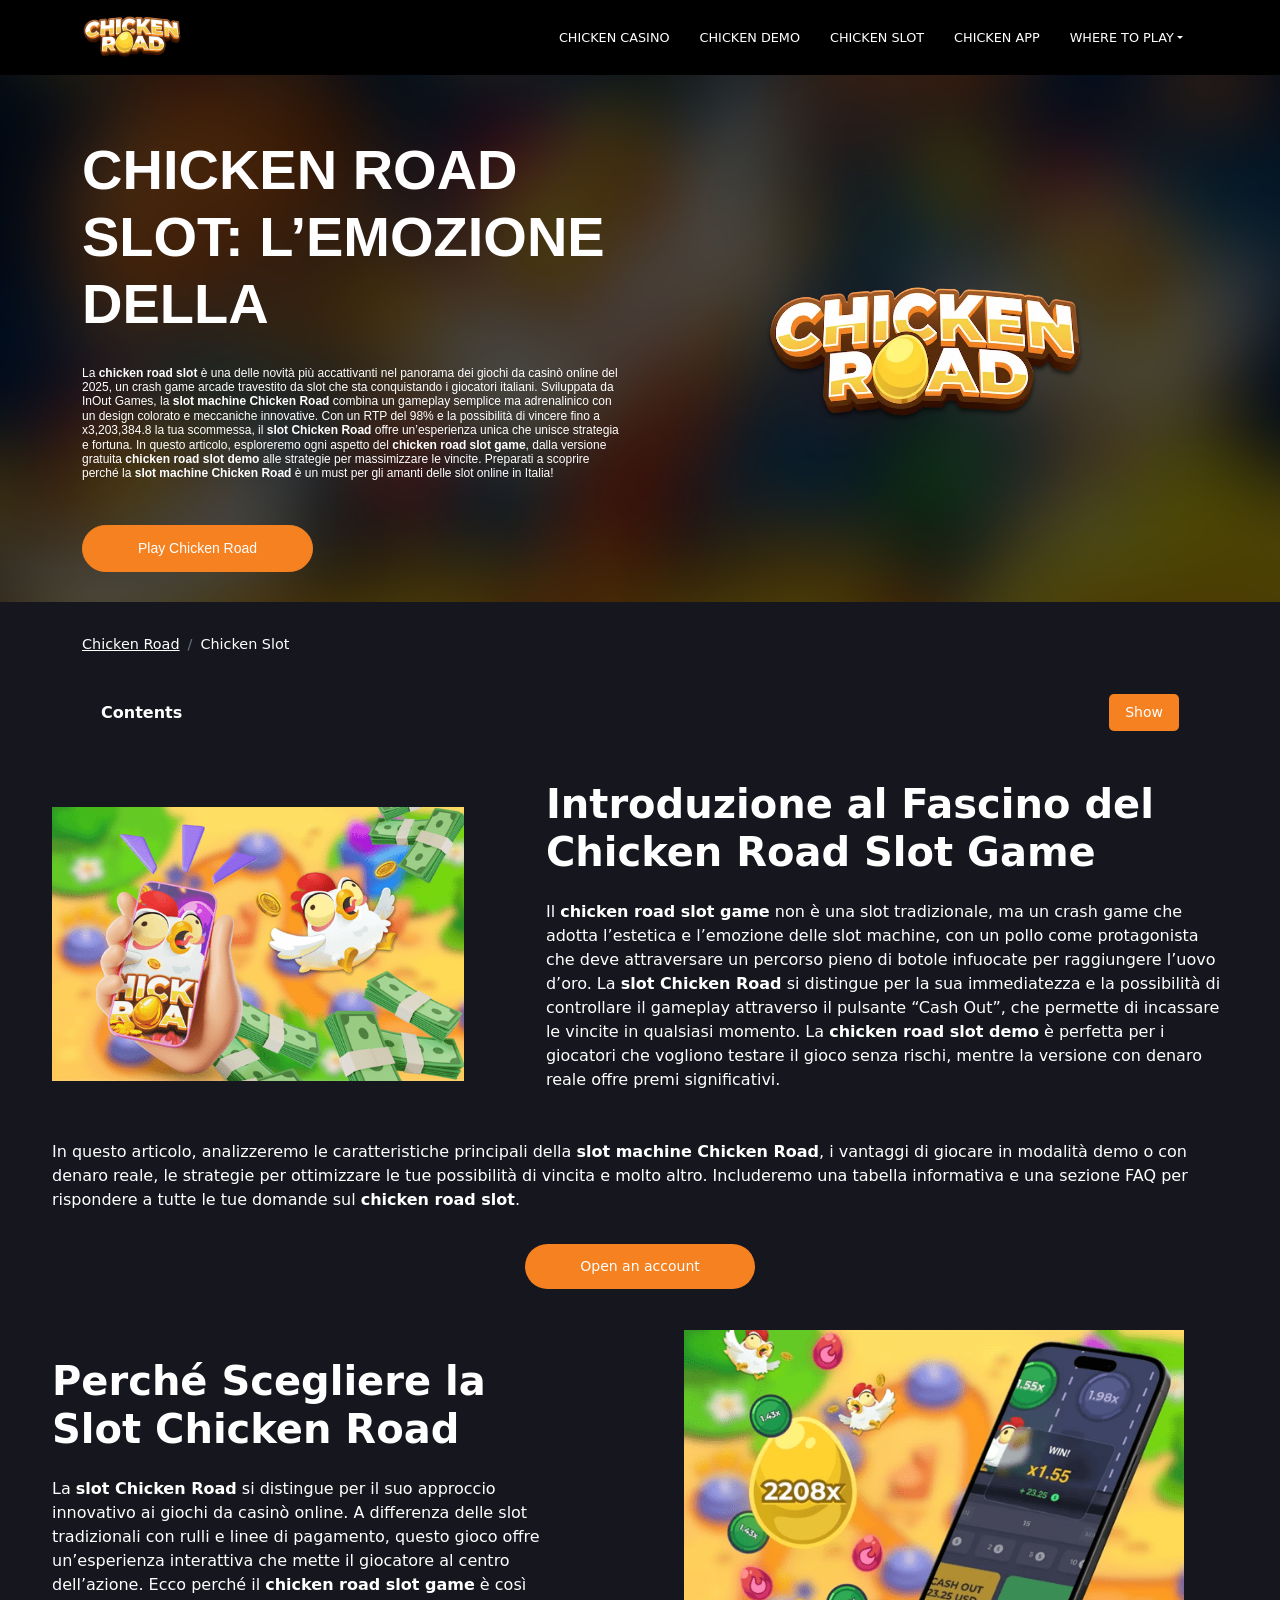
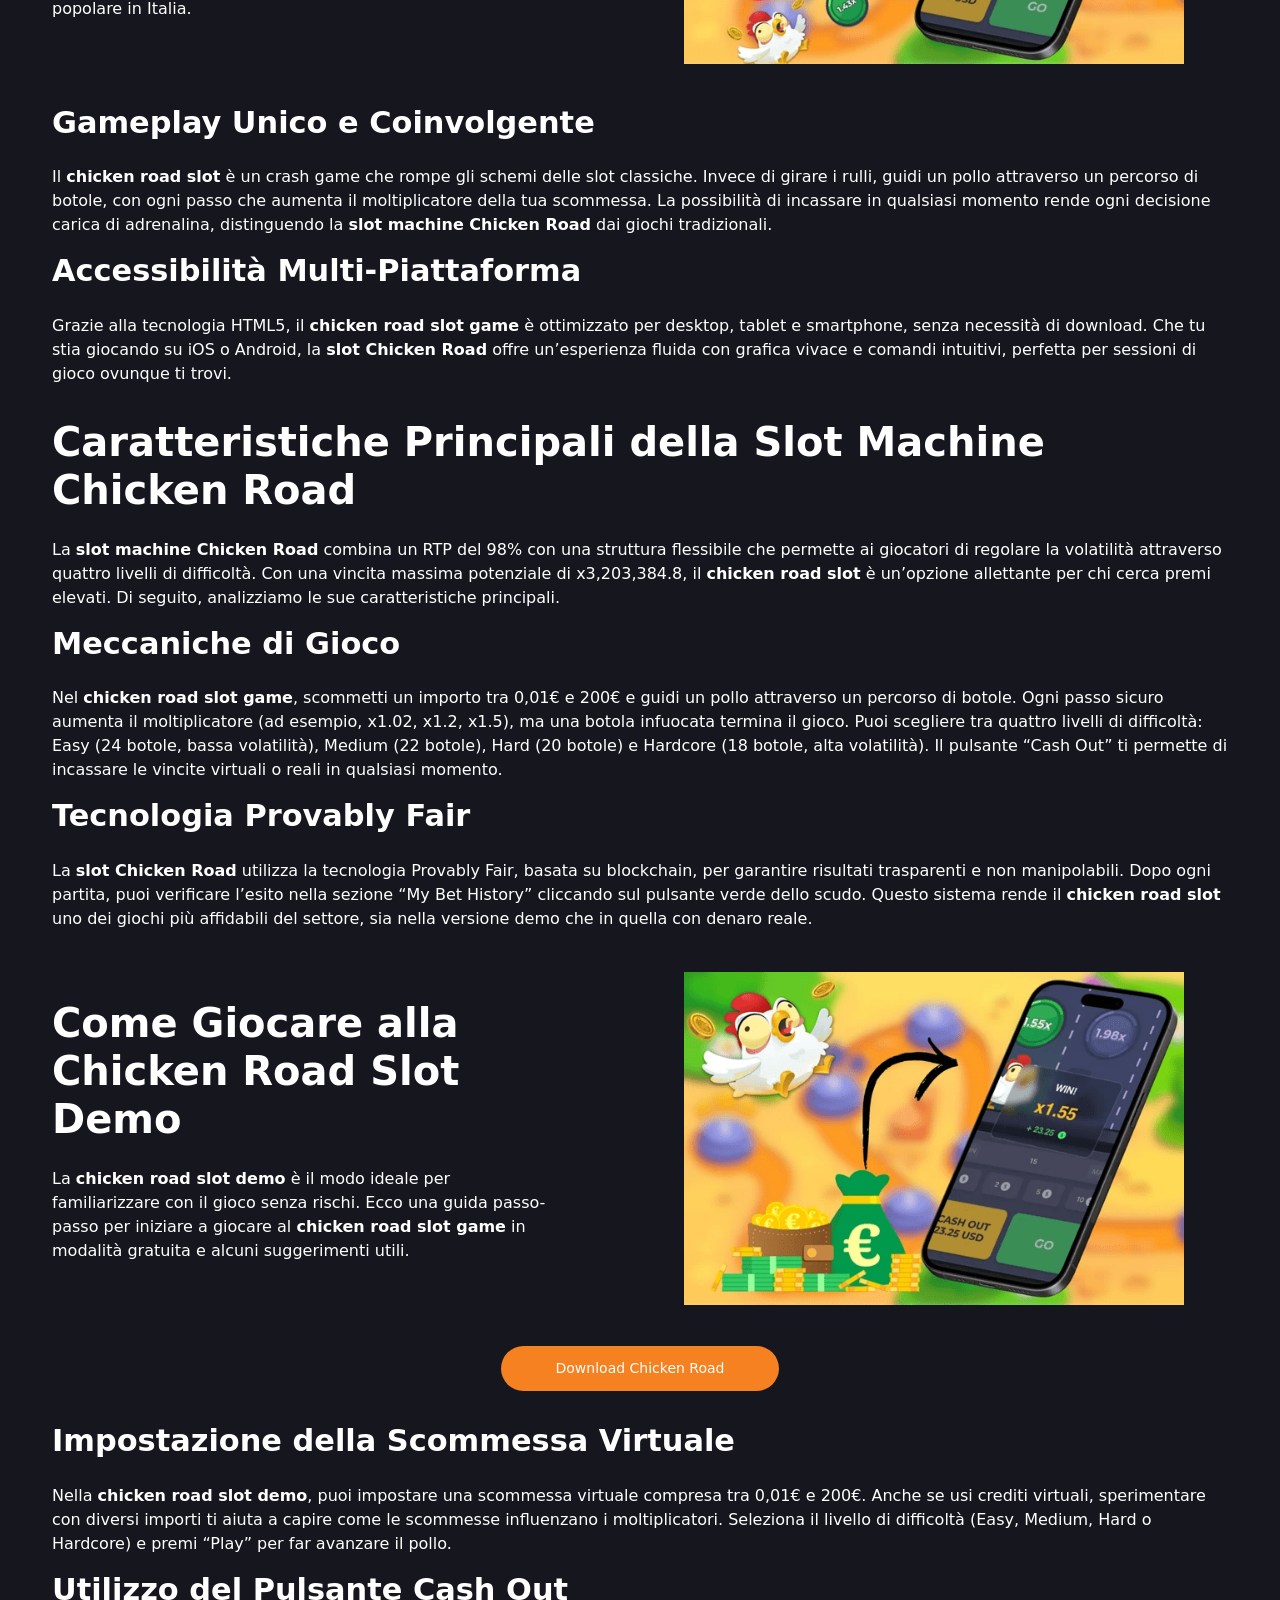
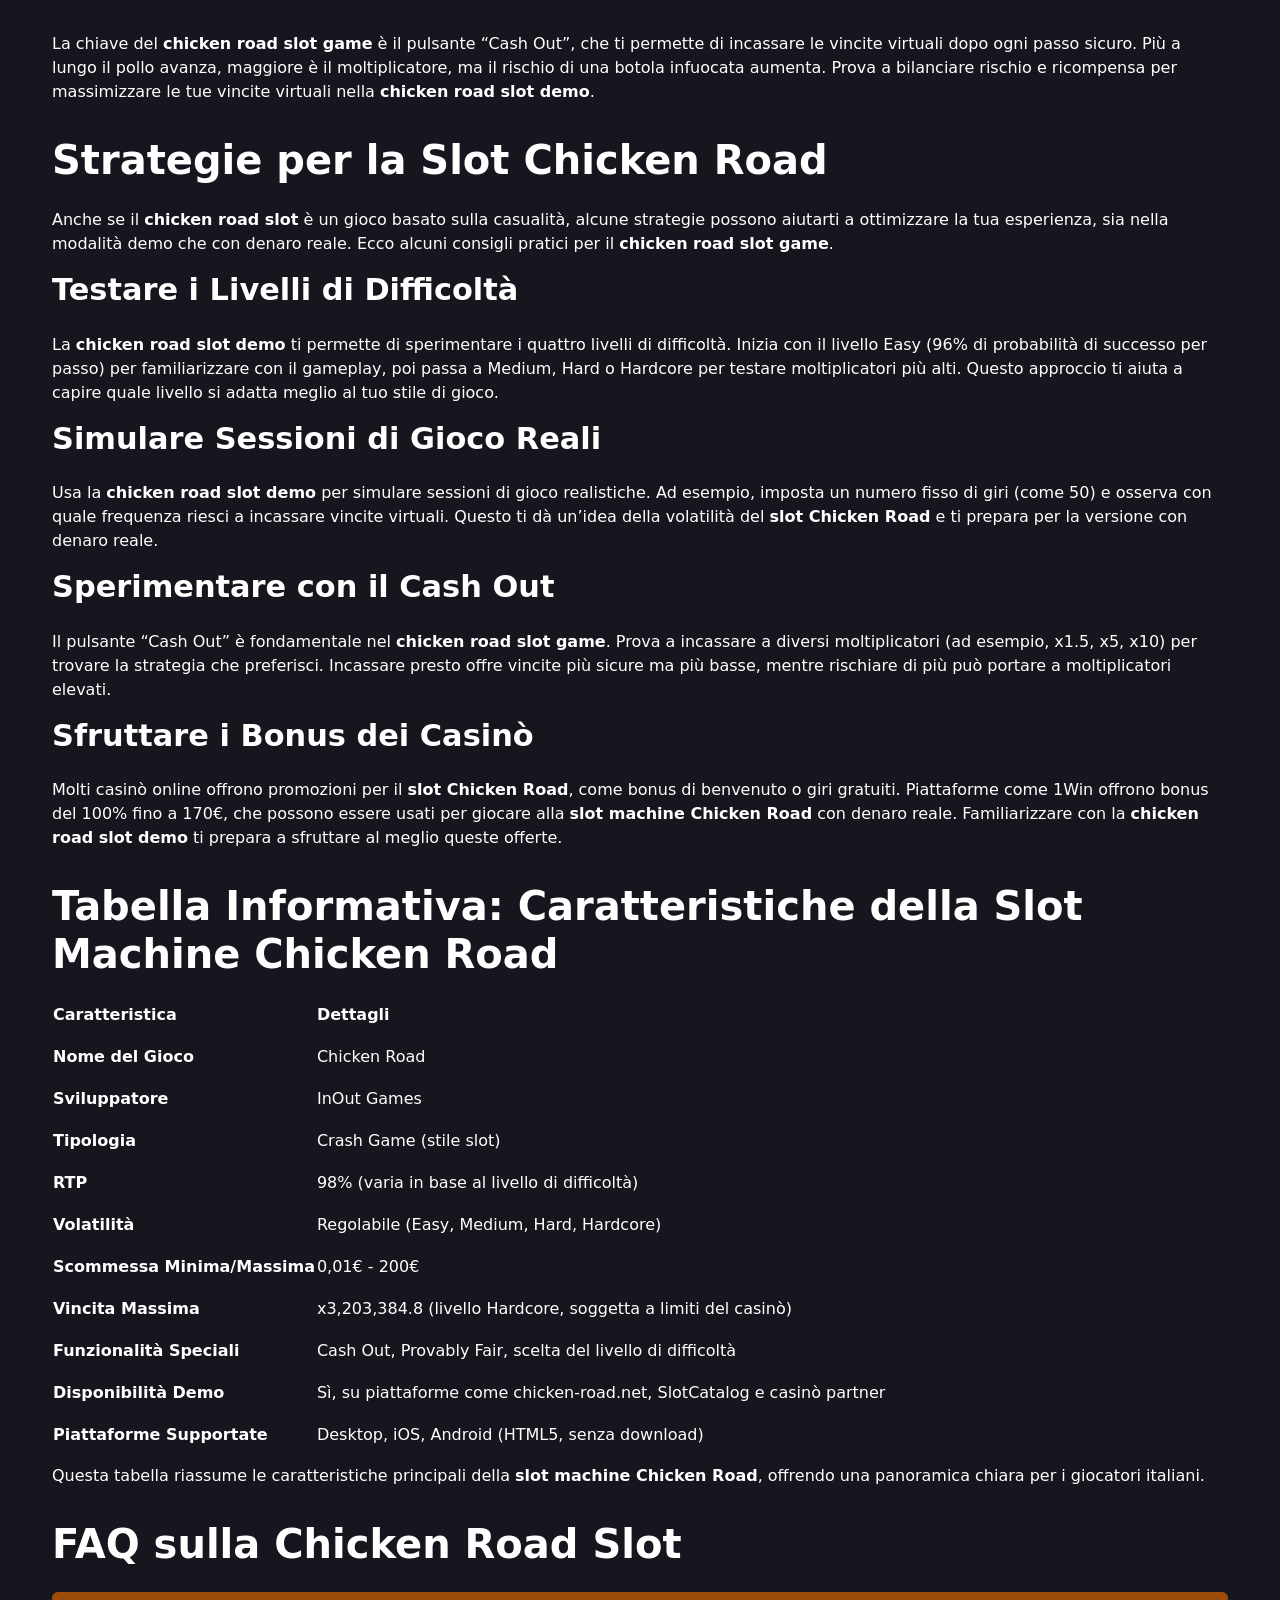
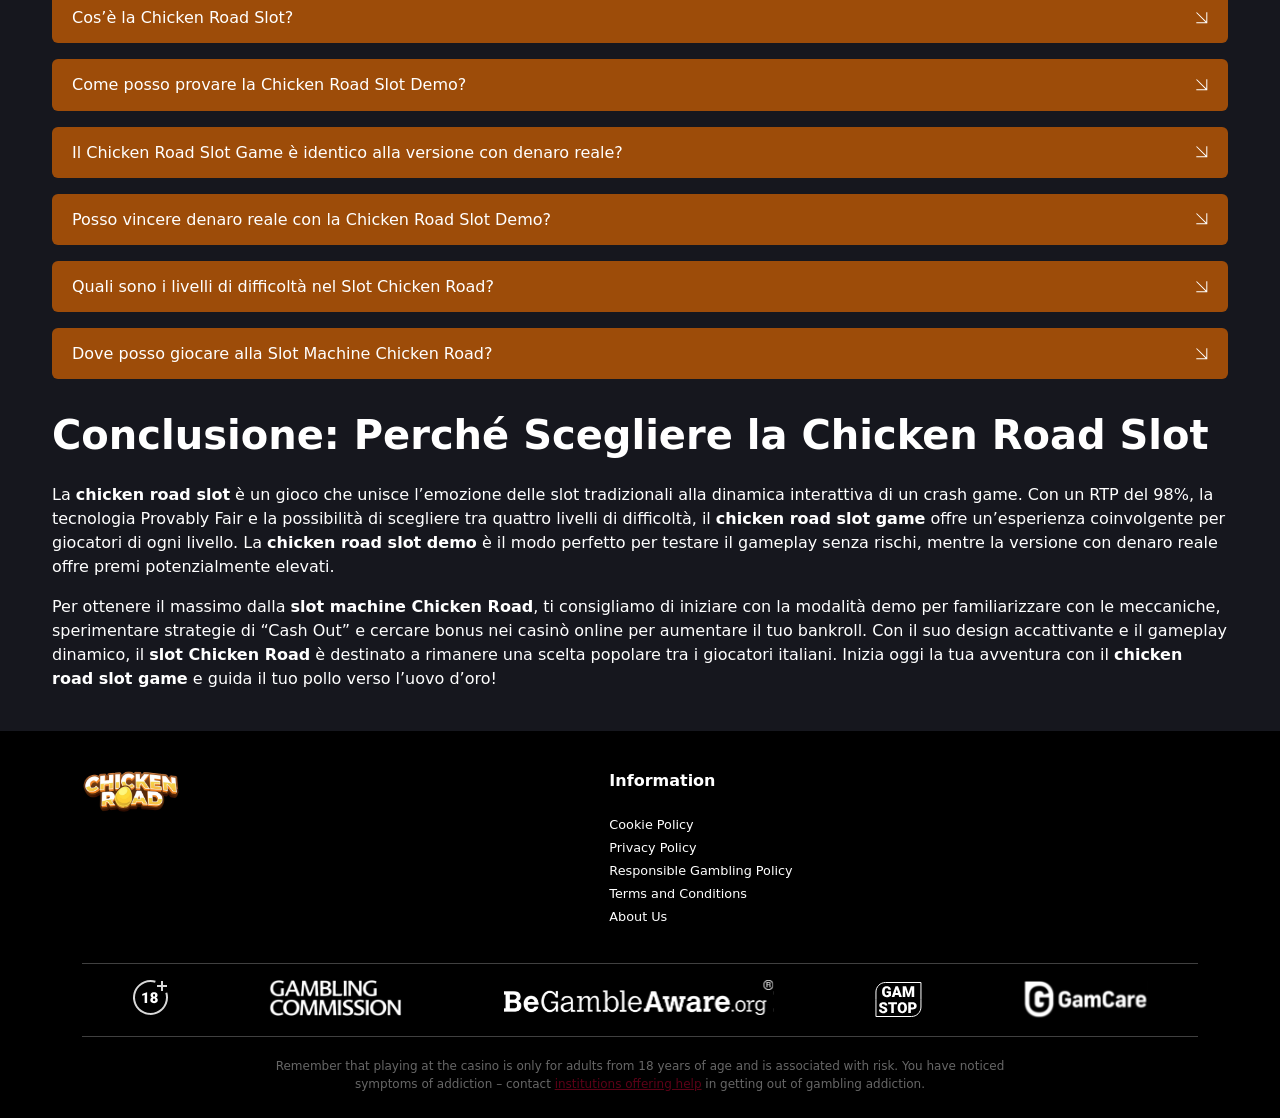
<file: chicken-slot/index.html>
<!DOCTYPE html>
<html lang="it">

<head>
	<meta charset="UTF-8">
	<meta name="viewport" content="width=device-width">
	<meta name="robots" content="index, follow, max-image-preview:large, max-snippet:-1, max-video-preview:-1">

	<link rel="canonical" href="https://diamondspowerit.com/slot/">

	<link media="all" href="../css/autoptimize_9b123d720d574cecab7c6b5d40584863.css" rel="stylesheet">
	<title>Chicken Road slot – Gioca alla slot machine online</title>
	<meta name="description"
		content="Chicken Road slot – Prova la slot machine più amata e vinci premi reali nel gioco online">

	<meta name="keywords"
		content="chicken road slot, slot machine chicken road, slot chicken road, chicken road slot game">
	<meta property="og:type" content="article">
	<meta property="og:title" content="Chicken Road slot – Gioca alla slot machine online | Casino Game SpellWin">
	<meta property="og:description"
		content="Chicken Road slot – Prova la slot machine più amata e vinci premi reali nel gioco online">
	<meta property="og:site_name" content="GatesofAdventures Beyond Wonderland">
	<meta property="og:url" content="https://chickenroad-italy.org/frog-bonus/">
	<meta name="twitter:card" content="summary_large_image">
	<meta name="twitter:title" content="Chicken Road slot – Gioca alla slot machine online | Casino Game SpellWin">
	<meta name="twitter:description"
		content="Chicken Road slot – Prova la slot machine più amata e vinci premi reali nel gioco online">

	<link rel="icon" type="image/png" href="/images/fav.png">
</head>

<body class="home wp-singular page-template-default page page-id-2 wp-custom-logo wp-theme body_frontend">
	<header class="header">
		<div class="container">
			<div class="header-wrap">
				<a href="/" class="logo">
					<span class="custom-logo-link"><img src="../images/logo.webp" class="custom-logo" alt="image" decoding="async"
							loading="lazy"></span>
				</a>
				<nav class="desktop_ver">
					<ul id="menu-primary-menu" class="menu">
						<li id="menu-item-684"
							class="menu-item menu-item-type-post_type menu-item-object-page nav-item nav-item-684"><a
								href="/chicken-casino/" class="">Chicken Casino</a></li>
						<li id="menu-item-1390"
							class="menu-item menu-item-type-post_type menu-item-object-page nav-item nav-item-1390"><a
								href="/chicken-demo/" class="">Chicken Demo</a></li>
						<li id="menu-item-1390"
							class="menu-item menu-item-type-post_type menu-item-object-page nav-item nav-item-1390"><a
								href="/chicken-slot/" class="">Chicken Slot</a></li>
						<li id="menu-item-1390"
							class="menu-item menu-item-type-post_type menu-item-object-page nav-item nav-item-1390"><a
								href="/chicken-app/" class="">Chicken App</a></li>



						<li id="menu-item-696"
							class="menu-item menu-item-type-custom menu-item-object-custom menu-item-home menu-item-has-children dropdown nav-item nav-item-696">
							<a class=" dropdown-toggle" aria-haspopup="true" aria-expanded="false" bis_skin_checked="1">Where
								to play</a>
							<ul class="dropdown-menu depth_0">
								<li id="menu-item-693" class="menu-item menu-item-type-post_type menu-item-object-page menu-item-693"><a
										href="/spelcasino-chicken/">Spelcasino Chicken</a></li>
								<li id="menu-item-693" class="menu-item menu-item-type-post_type menu-item-object-page menu-item-693"><a
										href="/sisal-chicken/">Sisal Chicken</a></li>
								<li id="menu-item-693" class="menu-item menu-item-type-post_type menu-item-object-page menu-item-693"><a
										href="/lottomatica-chicken/">Lottomatica Chicken</a></li>
								<li id="menu-item-693" class="menu-item menu-item-type-post_type menu-item-object-page menu-item-693"><a
										href="/roadcasino-chicken/">Roadcasino Chicken</a></li>

							</ul>
						</li>


					</ul>
				</nav>

				<div class="offcanvas offcanvas-end" tabindex="-1" id="offcanvas_nav_header">
					<div class="offcanvas-header">
						<button type="button" class="btn-close text-reset" data-bs-dismiss="offcanvas" aria-label="Close"></button>
					</div>
					<div class="offcanvas-body">
						<nav class="mobile_ver">
							<ul id="menu-primary-menu-1" class="menu">
								<li id="menu-item-684"
									class="menu-item menu-item-type-post_type menu-item-object-page nav-item nav-item-684"><a
										href="/chicken-casino/" class="">Chicken Casino</a></li>
								<li id="menu-item-1390"
									class="menu-item menu-item-type-post_type menu-item-object-page nav-item nav-item-1390"><a
										href="/chicken-demo/" class="">Chicken Demo</a></li>
								<li id="menu-item-1390"
									class="menu-item menu-item-type-post_type menu-item-object-page nav-item nav-item-1390"><a
										href="/chicken-slot/" class="">Chicken Slot</a></li>
								<li id="menu-item-1390"
									class="menu-item menu-item-type-post_type menu-item-object-page nav-item nav-item-1390"><a
										href="/chicken-app/" class="">Chicken App</a></li>


								<li id="menu-item-696"
									class="menu-item menu-item-type-custom menu-item-object-custom menu-item-home menu-item-has-children dropdown nav-item nav-item-696">
									<a class=" dropdown-toggle" aria-haspopup="true" aria-expanded="false" bis_skin_checked="1">Where
										to play</a>
									<ul class="dropdown-menu depth_0">
										<li id="menu-item-693"
											class="menu-item menu-item-type-post_type menu-item-object-page menu-item-693"><a
												href="/spelcasino-chicken/">Spelcasino Chicken</a></li>
										<li id="menu-item-693"
											class="menu-item menu-item-type-post_type menu-item-object-page menu-item-693"><a
												href="/sisal-chicken/">Sisal Chicken</a></li>
										<li id="menu-item-693"
											class="menu-item menu-item-type-post_type menu-item-object-page menu-item-693"><a
												href="/roadcasino-chicken/">Roadcasino Chicken</a></li>
										<li id="menu-item-693"
											class="menu-item menu-item-type-post_type menu-item-object-page menu-item-693"><a
												href="/lottomatica-chicken/">Lottomatica Chicken</a></li>
									</ul>
								</li>
							</ul>
						</nav>
					</div>
				</div>

				<div class="mobile-menu-button" data-bs-toggle="offcanvas" href="#offcanvas_nav_header" role="button"
					aria-controls="offcanvas_nav_header">
					<span></span>
					<span></span>
					<span></span>
				</div>
			</div>
		</div>


	</header>
	<main class="wrap">

		<div class="review-page">
			<div class="welcome_section">
				<div class="container">
					<div class="welcome_section__wrap row">
						<div class="col-lg">
							<div class="welcome_section__content">
								<h1 class="title">
									<strong>
										Chicken Road Slot: L’Emozione della
									</strong>
								</h1>
								<div class="descr">
									<p>La <strong>chicken road slot</strong> è una delle novità più accattivanti nel panorama dei giochi
										da casinò online del 2025, un crash game arcade travestito da slot che sta conquistando i giocatori
										italiani. Sviluppata da InOut Games, la <strong>slot machine Chicken Road</strong> combina un
										gameplay semplice ma adrenalinico con un design colorato e meccaniche innovative. Con un RTP del 98%
										e la possibilità di vincere fino a x3,203,384.8 la tua scommessa, il <strong>slot Chicken
											Road</strong> offre un’esperienza unica che unisce strategia e fortuna. In questo articolo,
										esploreremo ogni aspetto del <strong>chicken road slot game</strong>, dalla versione gratuita
										<strong>chicken road slot demo</strong> alle strategie per massimizzare le vincite. Preparati a
										scoprire perché la <strong>slot machine Chicken Road</strong> è un must per gli amanti delle slot
										online in Italia!
									</p>

								</div>
								<a href="https://go.coinstrikeholdwin.com/SY12N7?approach=chickenroadit" class="btn btn-primary">
									Play Chicken Road️</a>
							</div>
						</div>
						<div class="col-lg-6">
							<div class="welcome_section__image">
								<span class="get-image schema-image-object-thumbnail"><img width="300" height="211"
										src="../images/logo.webp" class="attachment-thumbnail size-thumbnail"
										alt="In addition to the fun of playing  many providers offer generous bonuses" decoding="async"
										fetchpriority="high" sizes="(max-width: 300px) 100vw, 300px" loading="lazy">

								</span>
							</div>
						</div>
					</div>
				</div>
			</div>

			<div class="container">
				<nav class="breadcrumbs">
					<ol class="breadcrumb">
						<li class="breadcrumb-item">
							<a href="/">Chicken Road</a>
						</li>
						<li class="breadcrumb-item active">Chicken Slot</li>
					</ol>
				</nav>
				<nav>
					<div class="lwptoc lwptoc-baseItems lwptoc-light lwptoc-notInherit" data-smooth-scroll="1"
						data-smooth-scroll-offset="24" data-lwptoc-initialized="1">
						<div class="lwptoc_i">
							<div class="lwptoc_header">
								<b class="lwptoc_title">Contents</b>
							</div>
							<div class="lwptoc_items">
								<ol class="lwptoc_itemWrap">
									<li class="lwptoc_item"> <a href="#01">
											<span class="lwptoc_item_number">1</span>
											<span class="lwptoc_item_label">
												Introduzione al Fascino del Chicken Road Slot Game

											</span>
										</a>
									</li>
									<li class="lwptoc_item"> <a href="#02">
											<span class="lwptoc_item_number">2</span>
											<span class="lwptoc_item_label">
												Perché Scegliere la Slot Chicken Road
											</span>
										</a>
									</li>
									<li class="lwptoc_item"> <a href="#03">
											<span class="lwptoc_item_number">3</span>
											<span class="lwptoc_item_label">
												Caratteristiche Principali della Slot Machine Chicken Road
											</span>
										</a>
									</li>
									<li class="lwptoc_item"> <a href="#04">
											<span class="lwptoc_item_number">4</span>
											<span class="lwptoc_item_label">
												Come Giocare alla Chicken Road Slot Demo
											</span>
										</a>
									</li>
									<li class="lwptoc_item"> <a href="#05">
											<span class="lwptoc_item_number">5</span>
											<span class="lwptoc_item_label">
												Strategie per la Slot Chicken Road
											</span>
										</a>
									</li>
									<li class="lwptoc_item"> <a href="#06">
											<span class="lwptoc_item_number">6</span>
											<span class="lwptoc_item_label">
												Tabella Informativa: Caratteristiche della Slot Machine Chicken Road
											</span>
										</a>
									</li>
									<li class="lwptoc_item"> <a href="#07">
											<span class="lwptoc_item_number">7</span>
											<span class="lwptoc_item_label">
												FAQ sulla Chicken Road Slot
											</span>
										</a>
									</li>
									<li class="lwptoc_item"> <a href="#08">
											<span class="lwptoc_item_number">8</span>
											<span class="lwptoc_item_label">
												Conclusione: Perché Scegliere la Chicken Road Slot
											</span>
										</a>
									</li>

								</ol>
							</div>
						</div>
					</div>
				</nav>
			</div>

			<div class="wp-block-hc-container">
				<section class="wp-block-hc-alternate-group-section">
					<div class="media_block left">
						<h2 class="title" id="01">
							Introduzione al Fascino del Chicken Road Slot Game
						</h2>
						<div class="content">
							<p>Il <strong>chicken road slot game</strong> non è una slot tradizionale, ma un crash game che adotta
								l’estetica e l’emozione delle slot machine, con un pollo come protagonista che deve attraversare un
								percorso pieno di botole infuocate per raggiungere l’uovo d’oro. La <strong>slot Chicken Road</strong>
								si distingue per la sua immediatezza e la possibilità di controllare il gameplay attraverso il pulsante
								“Cash Out”, che permette di incassare le vincite in qualsiasi momento. La <strong>chicken road slot
									demo</strong> è perfetta per i giocatori che vogliono testare il gioco senza rischi, mentre la
								versione con denaro reale offre premi significativi.</p>
						</div>
						<div class="image"> <span class="get-image schema-image-object-thumbnail"><img width="1024" height="720"
									src="../images/slot1.png" class="attachment-large size-large" alt="Casino Bonus Overview"
									sizes="auto, (max-width: 1024px) 100vw, 1024px" loading="lazy" decoding="async">
							</span> </div>
					</div>
					<p>In questo articolo, analizzeremo le caratteristiche principali della <strong>slot machine Chicken
							Road</strong>, i vantaggi di giocare in modalità demo o con denaro reale, le strategie per ottimizzare
						le tue possibilità di vincita e molto altro. Includeremo una tabella informativa e una sezione FAQ per
						rispondere a tutte le tue domande sul <strong>chicken road slot</strong>.</p>
					<div
						class="wp-block-buttons is-content-justification-center is-layout-flex wp-container-core-buttons-is-layout-a89b3969 wp-block-buttons-is-layout-flex">
						<div class="wp-block-button"><a class="wp-block-button__link wp-element-button"
								href="https://go.coinstrikeholdwin.com/SY12N7?approach=chickenroadit" target="_blank"
								rel="nofollow noopener">Open an account</a></div>
					</div>

				</section>
				<section class="wp-block-hc-alternate-group-section">
					<div class="media_block right">
						<h2 class="title" id="02">
							Perché Scegliere la Slot Chicken Road

						</h2>
						<div class="content">
							<p>La <strong>slot Chicken Road</strong> si distingue per il suo approccio innovativo ai giochi da casinò
								online. A differenza delle slot tradizionali con rulli e linee di pagamento, questo gioco offre
								un’esperienza interattiva che mette il giocatore al centro dell’azione. Ecco perché il <strong>chicken
									road slot game</strong> è così popolare in Italia.</p>
						</div>
						<div class="image"> <span class="get-image schema-image-object-thumbnail"><img width="1024" height="720"
									src="../images/slot2.png" class="attachment-large size-large"
									alt="Adventures Stats with a big bonus to get you started"
									sizes="auto, (max-width: 1024px) 100vw, 1024px" loading="lazy" decoding="async">
							</span> </div>
					</div>
					<h3><strong>Gameplay Unico e Coinvolgente</strong></h3>
					<p>Il <strong>chicken road slot</strong> è un crash game che rompe gli schemi delle slot classiche. Invece di
						girare i rulli, guidi un pollo attraverso un percorso di botole, con ogni passo che aumenta il
						moltiplicatore della tua scommessa. La possibilità di incassare in qualsiasi momento rende ogni decisione
						carica di adrenalina, distinguendo la <strong>slot machine Chicken Road</strong> dai giochi tradizionali.
					</p>
					<h3><strong>Accessibilità Multi-Piattaforma</strong></h3>
					<p>Grazie alla tecnologia HTML5, il <strong>chicken road slot game</strong> è ottimizzato per desktop, tablet
						e smartphone, senza necessità di download. Che tu stia giocando su iOS o Android, la <strong>slot Chicken
							Road</strong> offre un’esperienza fluida con grafica vivace e comandi intuitivi, perfetta per sessioni di
						gioco ovunque ti trovi.</p>
				</section>

				<section class="wp-block-hc-alternate-group-section">
					<h2 class="wp-block-heading" id="03">
						Caratteristiche Principali della Slot Machine Chicken Road
					</h2>
					<p>La <strong>slot machine Chicken Road</strong> combina un RTP del 98% con una struttura flessibile che
						permette ai giocatori di regolare la volatilità attraverso quattro livelli di difficoltà. Con una vincita
						massima potenziale di x3,203,384.8, il <strong>chicken road slot</strong> è un’opzione allettante per chi
						cerca premi elevati. Di seguito, analizziamo le sue caratteristiche principali.</p>
					<h3><strong>Meccaniche di Gioco</strong></h3>
					<p>Nel <strong>chicken road slot game</strong>, scommetti un importo tra 0,01€ e 200€ e guidi un pollo
						attraverso un percorso di botole. Ogni passo sicuro aumenta il moltiplicatore (ad esempio, x1.02, x1.2,
						x1.5), ma una botola infuocata termina il gioco. Puoi scegliere tra quattro livelli di difficoltà: Easy (24
						botole, bassa volatilità), Medium (22 botole), Hard (20 botole) e Hardcore (18 botole, alta volatilità). Il
						pulsante “Cash Out” ti permette di incassare le vincite virtuali o reali in qualsiasi momento.</p>
					<h3><strong>Tecnologia Provably Fair</strong></h3>
					<p>La <strong>slot Chicken Road</strong> utilizza la tecnologia Provably Fair, basata su blockchain, per
						garantire risultati trasparenti e non manipolabili. Dopo ogni partita, puoi verificare l’esito nella sezione
						“My Bet History” cliccando sul pulsante verde dello scudo. Questo sistema rende il <strong>chicken road
							slot</strong> uno dei giochi più affidabili del settore, sia nella versione demo che in quella con denaro
						reale.</p>
				</section>
				<section class="wp-block-hc-alternate-group-section">
					<div class="media_block right">
						<h2 class="title" id="04">
							Come Giocare alla Chicken Road Slot Demo
						</h2>
						<div class="content">
							<p>La <strong>chicken road slot demo</strong> è il modo ideale per familiarizzare con il gioco senza
								rischi. Ecco una guida passo-passo per iniziare a giocare al <strong>chicken road slot game</strong> in
								modalità gratuita e alcuni suggerimenti utili.</p>
						</div>
						<div class="image"> <span class="get-image schema-image-object-thumbnail"><img width="1024" height="720"
									src="../images/slot3.png" class="attachment-large size-large" alt="Casino Bonus Overview"
									sizes="auto, (max-width: 1024px) 100vw, 1024px" loading="lazy" decoding="async">
							</span> </div>
					</div>
					<div
						class="wp-block-buttons is-content-justification-center is-layout-flex wp-container-core-buttons-is-layout-a89b3969 wp-block-buttons-is-layout-flex">
						<div class="wp-block-button"><a class="wp-block-button__link wp-element-button"
								href="https://go.coinstrikeholdwin.com/SY12N7?approach=chickenroadit" target="_blank"
								rel="nofollow noopener">Download Chicken Road</a></div>
					</div>
					<h3><strong>Impostazione della Scommessa Virtuale</strong></h3>
					<p>Nella <strong>chicken road slot demo</strong>, puoi impostare una scommessa virtuale compresa tra 0,01€ e
						200€. Anche se usi crediti virtuali, sperimentare con diversi importi ti aiuta a capire come le scommesse
						influenzano i moltiplicatori. Seleziona il livello di difficoltà (Easy, Medium, Hard o Hardcore) e premi
						“Play” per far avanzare il pollo.</p>
					<h3><strong>Utilizzo del Pulsante Cash Out</strong></h3>
					<p>La chiave del <strong>chicken road slot game</strong> è il pulsante “Cash Out”, che ti permette di
						incassare le vincite virtuali dopo ogni passo sicuro. Più a lungo il pollo avanza, maggiore è il
						moltiplicatore, ma il rischio di una botola infuocata aumenta. Prova a bilanciare rischio e ricompensa per
						massimizzare le tue vincite virtuali nella <strong>chicken road slot demo</strong>.</p>
				</section>
				<section class="wp-block-hc-alternate-group-section">
					<h2 class="wp-block-heading" id="05">
						Strategie per la Slot Chicken Road
					</h2>
					<p>Anche se il <strong>chicken road slot</strong> è un gioco basato sulla casualità, alcune strategie possono
						aiutarti a ottimizzare la tua esperienza, sia nella modalità demo che con denaro reale. Ecco alcuni consigli
						pratici per il <strong>chicken road slot game</strong>.</p>
					<h3><strong>Testare i Livelli di Difficoltà</strong></h3>
					<p>La <strong>chicken road slot demo</strong> ti permette di sperimentare i quattro livelli di difficoltà.
						Inizia con il livello Easy (96% di probabilità di successo per passo) per familiarizzare con il gameplay,
						poi passa a Medium, Hard o Hardcore per testare moltiplicatori più alti. Questo approccio ti aiuta a capire
						quale livello si adatta meglio al tuo stile di gioco.</p>
					<h3><strong>Simulare Sessioni di Gioco Reali</strong></h3>
					<p>Usa la <strong>chicken road slot demo</strong> per simulare sessioni di gioco realistiche. Ad esempio,
						imposta un numero fisso di giri (come 50) e osserva con quale frequenza riesci a incassare vincite virtuali.
						Questo ti dà un’idea della volatilità del <strong>slot Chicken Road</strong> e ti prepara per la versione
						con denaro reale.</p>
					<h3><strong>Sperimentare con il Cash Out</strong></h3>
					<p>Il pulsante “Cash Out” è fondamentale nel <strong>chicken road slot game</strong>. Prova a incassare a
						diversi moltiplicatori (ad esempio, x1.5, x5, x10) per trovare la strategia che preferisci. Incassare presto
						offre vincite più sicure ma più basse, mentre rischiare di più può portare a moltiplicatori elevati.</p>
					<h3><strong>Sfruttare i Bonus dei Casinò</strong></h3>
					<p>Molti casinò online offrono promozioni per il <strong>slot Chicken Road</strong>, come bonus di benvenuto o
						giri gratuiti. Piattaforme come 1Win offrono bonus del 100% fino a 170€, che possono essere usati per
						giocare alla <strong>slot machine Chicken Road</strong> con denaro reale. Familiarizzare con la
						<strong>chicken road slot demo</strong> ti prepara a sfruttare al meglio queste offerte.
					</p>
				</section>
				<section class="wp-block-hc-alternate-group-section">
					<h2 class="wp-block-heading" id="06">
						Tabella Informativa: Caratteristiche della Slot Machine Chicken Road
					</h2>
					<table>
						<tbody>
							<tr>
								<td>
									<p><strong>Caratteristica</strong></p>
								</td>
								<td>
									<p><strong>Dettagli</strong></p>
								</td>
							</tr>
							<tr>
								<td>
									<p><strong>Nome del Gioco</strong></p>
								</td>
								<td>
									<p>Chicken Road</p>
								</td>
							</tr>
							<tr>
								<td>
									<p><strong>Sviluppatore</strong></p>
								</td>
								<td>
									<p>InOut Games</p>
								</td>
							</tr>
							<tr>
								<td>
									<p><strong>Tipologia</strong></p>
								</td>
								<td>
									<p>Crash Game (stile slot)</p>
								</td>
							</tr>
							<tr>
								<td>
									<p><strong>RTP</strong></p>
								</td>
								<td>
									<p>98% (varia in base al livello di difficoltà)</p>
								</td>
							</tr>
							<tr>
								<td>
									<p><strong>Volatilità</strong></p>
								</td>
								<td>
									<p>Regolabile (Easy, Medium, Hard, Hardcore)</p>
								</td>
							</tr>
							<tr>
								<td>
									<p><strong>Scommessa Minima/Massima</strong></p>
								</td>
								<td>
									<p>0,01€ - 200€</p>
								</td>
							</tr>
							<tr>
								<td>
									<p><strong>Vincita Massima</strong></p>
								</td>
								<td>
									<p>x3,203,384.8 (livello Hardcore, soggetta a limiti del casinò)</p>
								</td>
							</tr>
							<tr>
								<td>
									<p><strong>Funzionalità Speciali</strong></p>
								</td>
								<td>
									<p>Cash Out, Provably Fair, scelta del livello di difficoltà</p>
								</td>
							</tr>
							<tr>
								<td>
									<p><strong>Disponibilità Demo</strong></p>
								</td>
								<td>
									<p>Sì, su piattaforme come chicken-road.net, SlotCatalog e casinò partner</p>
								</td>
							</tr>
							<tr>
								<td>
									<p><strong>Piattaforme Supportate</strong></p>
								</td>
								<td>
									<p>Desktop, iOS, Android (HTML5, senza download)</p>
								</td>
							</tr>
						</tbody>
					</table>
					<p>Questa tabella riassume le caratteristiche principali della <strong>slot machine Chicken Road</strong>,
						offrendo una panoramica chiara per i giocatori italiani.</p>
				</section>

				<section class="wp-block-hc-alternate-group-section">
					<h2 class="wp-block-heading" id="07">FAQ sulla Chicken Road Slot</h2>
					<section class="faq-section">
						<div class="accordion" id="accordionFAQ-1">
							<div class="accordion-item" itemprop="mainEntity">
								<h3 itemprop="name" class="accordion-header" id="headingFAQ-0"> <button
										class="accordion-button collapsed" type="button" data-bs-toggle="collapse"
										data-bs-target="#collapseFAQ-0" aria-expanded="true" aria-controls="collapseFAQ-0">
										Cos’è la Chicken Road Slot?

									</button> </h3>
								<div id="collapseFAQ-0" class="accordion-collapse collapse" aria-labelledby="headingFAQ-0"
									data-bs-parent="#accordionFAQ-1" itemprop="acceptedAnswer">
									<div class="accordion-body" itemprop="text">
										<p>La <strong>chicken road slot</strong> è un crash game arcade sviluppato da InOut Games, con un
											gameplay che ricorda una slot machine. I giocatori guidano un pollo attraverso un percorso di
											botole, incassando vincite con moltiplicatori crescenti tramite il pulsante “Cash Out”.</p>
									</div>
								</div>
							</div>
							<div class="accordion-item" itemprop="mainEntity">
								<h3 itemprop="name" class="accordion-header" id="headingFAQ-1"> <button
										class="accordion-button collapsed" type="button" data-bs-toggle="collapse"
										data-bs-target="#collapseFAQ-1" aria-expanded="true" aria-controls="collapseFAQ-1">
										Come posso provare la Chicken Road Slot Demo?

									</button> </h3>
								<div id="collapseFAQ-1" class="accordion-collapse collapse" aria-labelledby="headingFAQ-1"
									data-bs-parent="#accordionFAQ-1" itemprop="acceptedAnswer">
									<div class="accordion-body" itemprop="text">
										<p>Puoi accedere alla <strong>chicken road slot demo</strong> su piattaforme come chicken-road.net,
											SlotCatalog o casinò partner come 1Win e Mostbet. Non è richiesta registrazione per la modalità
											demo.</p>
									</div>
								</div>
							</div>
							<div class="accordion-item" itemprop="mainEntity">
								<h3 itemprop="name" class="accordion-header" id="headingFAQ-2"> <button
										class="accordion-button collapsed" type="button" data-bs-toggle="collapse"
										data-bs-target="#collapseFAQ-2" aria-expanded="true" aria-controls="collapseFAQ-2">
										Il Chicken Road Slot Game è identico alla versione con denaro reale?

									</button> </h3>
								<div id="collapseFAQ-2" class="accordion-collapse collapse" aria-labelledby="headingFAQ-2"
									data-bs-parent="#accordionFAQ-1" itemprop="acceptedAnswer">
									<div class="accordion-body" itemprop="text">
										<p>Sì, il <strong>chicken road slot game</strong> in modalità demo replica fedelmente la versione a
											denaro reale, incluse grafica, meccaniche e livelli di difficoltà. L’unica differenza è che usi
											crediti virtuali.</p>
									</div>
								</div>
							</div>
							<div class="accordion-item" itemprop="mainEntity">
								<h3 itemprop="name" class="accordion-header" id="headingFAQ-3"> <button
										class="accordion-button collapsed" type="button" data-bs-toggle="collapse"
										data-bs-target="#collapseFAQ-3" aria-expanded="true" aria-controls="collapseFAQ-3">
										Posso vincere denaro reale con la Chicken Road Slot Demo?

									</button> </h3>
								<div id="collapseFAQ-3" class="accordion-collapse collapse" aria-labelledby="headingFAQ-3"
									data-bs-parent="#accordionFAQ-3" itemprop="acceptedAnswer">
									<div class="accordion-body" itemprop="text">
										<p>No, la <strong>chicken road slot demo</strong> è solo per divertimento e non offre vincite in
											denaro reale. È progettata per aiutarti a familiarizzare con il gioco prima di passare alla
											modalità con denaro reale.</p>
									</div>
								</div>
							</div>
							<div class="accordion-item" itemprop="mainEntity">
								<h3 itemprop="name" class="accordion-header" id="headingFAQ-4"> <button
										class="accordion-button collapsed" type="button" data-bs-toggle="collapse"
										data-bs-target="#collapseFAQ-4" aria-expanded="true" aria-controls="collapseFAQ-4">
										Quali sono i livelli di difficoltà nel Slot Chicken Road?

									</button> </h3>
								<div id="collapseFAQ-4" class="accordion-collapse collapse" aria-labelledby="headingFAQ-4"
									data-bs-parent="#accordionFAQ-4" itemprop="acceptedAnswer">
									<div class="accordion-body" itemprop="text">
										<p>Il <strong>slot Chicken Road</strong> offre quattro livelli: Easy (24 botole, x1.02-x24.5),
											Medium (22 botole), Hard (20 botole) e Hardcore (18 botole, fino a x3,203,384.8). Ogni livello
											regola il rischio e il potenziale di vincita.</p>
									</div>
								</div>
							</div>
							<div class="accordion-item" itemprop="mainEntity">
								<h3 itemprop="name" class="accordion-header" id="headingFAQ-4"> <button
										class="accordion-button collapsed" type="button" data-bs-toggle="collapse"
										data-bs-target="#collapseFAQ-4" aria-expanded="true" aria-controls="collapseFAQ-4">
										Dove posso giocare alla Slot Machine Chicken Road?

									</button> </h3>
								<div id="collapseFAQ-4" class="accordion-collapse collapse" aria-labelledby="headingFAQ-4"
									data-bs-parent="#accordionFAQ-4" itemprop="acceptedAnswer">
									<div class="accordion-body" itemprop="text">
										<p>La <strong>slot machine Chicken Road</strong> è disponibile su casinò online regolamentati come
											1Win, Mostbet e altri partner di InOut Games. Puoi anche provare la <strong>chicken road slot
												demo</strong> su chicken-road.net.</p>
									</div>
								</div>
							</div>

						</div>
					</section>
				</section>


				<section class="wp-block-hc-alternate-group-section">
					<h2 class="wp-block-heading" id="08">
						Conclusione: Perché Scegliere la Chicken Road Slot
					</h2>
					<p>La <strong>chicken road slot</strong> è un gioco che unisce l’emozione delle slot tradizionali alla
						dinamica interattiva di un crash game. Con un RTP del 98%, la tecnologia Provably Fair e la possibilità di
						scegliere tra quattro livelli di difficoltà, il <strong>chicken road slot game</strong> offre un’esperienza
						coinvolgente per giocatori di ogni livello. La <strong>chicken road slot demo</strong> è il modo perfetto
						per testare il gameplay senza rischi, mentre la versione con denaro reale offre premi potenzialmente
						elevati.</p>
					<p>Per ottenere il massimo dalla <strong>slot machine Chicken Road</strong>, ti consigliamo di iniziare con la
						modalità demo per familiarizzare con le meccaniche, sperimentare strategie di “Cash Out” e cercare bonus nei
						casinò online per aumentare il tuo bankroll. Con il suo design accattivante e il gameplay dinamico, il
						<strong>slot Chicken Road</strong> è destinato a rimanere una scelta popolare tra i giocatori italiani.
						Inizia oggi la tua avventura con il <strong>chicken road slot game</strong> e guida il tuo pollo verso
						l’uovo d’oro!
					</p>
				</section>

			</div>
		</div>
	</main>
	<footer class="footer">
		<div class="container">
			<div class="row">
				<div class="col-lg-auto">
					<div class="footer-logo">
						<span class="custom-logo-link"><img src="../images/logo.webp" class="custom-logo" alt="image"
								decoding="async" loading="lazy"></span>
					</div>
				</div>
				<div class="col-lg">
					<div class="row footer-nav-wrap">
						<div class="col-lg-auto">
							<div class="footer-nav">
								<h4 class="heading d-none d-lg-block">Information</h4>
								<nav class="menu-footer-menu-2-container">
									<ul id="menu-footer-menu-2" class="menu">
										<li id="menu-item-707"
											class="menu-item menu-item-type-post_type menu-item-object-page menu-item-707"><a
												href="/cookie/">Cookie Policy</a></li>
										<li id="menu-item-707"
											class="menu-item menu-item-type-post_type menu-item-object-page menu-item-707"><a
												href="/privacy/">Privacy Policy</a></li>
										<li id="menu-item-708"
											class="menu-item menu-item-type-post_type menu-item-object-page menu-item-708"><a
												href="/responsible-gambling-policy/">Responsible Gambling Policy</a></li>
										<li id="menu-item-1207"
											class="menu-item menu-item-type-post_type menu-item-object-page menu-item-1207"><a
												href="/terms/">Terms and Conditions</a></li>
										<li id="menu-item-1207"
											class="menu-item menu-item-type-post_type menu-item-object-page menu-item-1207"><a
												href="/about/">About Us</a></li>
									</ul>
								</nav>
							</div>
						</div>
					</div>
				</div>
				<div class="col-lg-4 d-none">
					<div class="footer-info text-center">
						<h4 class="heading">Information</h4>
						<div class="social">
							<a href="#">
								<svg width="9" height="18" viewBox="0 0 9 18" fill="currentColor" xmlns="http://www.w3.org/2000/svg">
									<path
										d="M7.3575 2.98875H9.00075V0.12675C8.71725 0.08775 7.74225 0 6.60675 0C4.2375 0 2.6145 1.49025 2.6145 4.22925V6.75H0V9.9495H2.6145V18H5.82V9.95025H8.32875L8.727 6.75075H5.81925V4.5465C5.82 3.62175 6.069 2.98875 7.3575 2.98875Z">
									</path>
								</svg>
							</a>
							<a href="#">
								<svg width="19" height="16" viewBox="0 0 19 16" fill="currentColor" xmlns="http://www.w3.org/2000/svg">
									<path
										d="M16.5099 4.33475C17.2419 3.815 17.8576 3.16625 18.3594 2.41925V2.4185C17.6896 2.71175 16.9771 2.90675 16.2331 3.00125C16.9981 2.5445 17.5824 1.82675 17.8569 0.962C17.1436 1.38725 16.3561 1.68725 15.5169 1.85525C14.8396 1.13375 13.8744 0.6875 12.8214 0.6875C10.7784 0.6875 9.13363 2.34575 9.13363 4.37825C9.13363 4.67075 9.15837 4.952 9.21912 5.21975C6.15162 5.06975 3.43663 3.59975 1.61263 1.3595C1.29462 1.91225 1.10712 2.5445 1.10712 3.22475C1.10712 4.50275 1.76488 5.63525 2.74662 6.2915C2.15338 6.28025 1.57212 6.10775 1.07937 5.837V5.8775C1.07937 7.67075 2.35812 9.16024 4.03587 9.50375C3.73513 9.58625 3.40812 9.62525 3.06838 9.62525C2.83212 9.62525 2.59363 9.61174 2.37013 9.56225C2.84788 11.0232 4.20537 12.098 5.81787 12.1332C4.56238 13.115 2.96788 13.7067 1.24213 13.7067C0.939875 13.7067 0.649625 13.6932 0.359375 13.6565C1.99437 14.7102 3.93087 15.3125 6.02037 15.3125C12.5326 15.3125 16.7769 9.87949 16.5099 4.33475Z">
									</path>
								</svg>
							</a>
							<a href="#">
								<svg width="19" height="18" viewBox="0 0 19 18" fill="currentColor" xmlns="http://www.w3.org/2000/svg">
									<g clip-path="url(#clip0_90_450)">
										<path
											d="M9.36264 4.37891C6.81039 4.37891 4.74414 6.44741 4.74414 8.99741C4.74414 11.5497 6.81264 13.6159 9.36264 13.6159C11.9149 13.6159 13.9811 11.5474 13.9811 8.99741C13.9811 6.44516 11.9126 4.37891 9.36264 4.37891ZM9.36264 11.9952C7.70589 11.9952 6.36489 10.6534 6.36489 8.99741C6.36489 7.34141 7.70664 5.99966 9.36264 5.99966C11.0186 5.99966 12.3604 7.34141 12.3604 8.99741C12.3611 10.6534 11.0194 11.9952 9.36264 11.9952Z">
										</path>
										<path
											d="M13.0705 0.05654C11.4145 -0.02071 7.3128 -0.01696 5.6553 0.05654C4.1988 0.12479 2.91405 0.47654 1.8783 1.51229C0.147295 3.24329 0.368545 5.57579 0.368545 8.99654C0.368545 12.4975 0.173545 14.776 1.8783 16.4808C3.61605 18.2178 5.9823 17.9905 9.36255 17.9905C12.8305 17.9905 14.0275 17.9928 15.2538 17.518C16.921 16.8708 18.1796 15.3805 18.3025 12.7038C18.3805 11.047 18.376 6.94604 18.3025 5.28854C18.154 2.12879 16.4583 0.21254 13.0705 0.05654ZM15.6918 15.3355C14.557 16.4703 12.9828 16.369 9.3408 16.369C5.5908 16.369 4.08705 16.4245 2.9898 15.3243C1.72605 14.0665 1.9548 12.0468 1.9548 8.98454C1.9548 4.84079 1.52955 1.85654 5.6883 1.64354C6.6438 1.60979 6.92505 1.59854 9.3303 1.59854L9.36405 1.62104C13.3608 1.62104 16.4965 1.20254 16.6848 5.36054C16.7275 6.30929 16.7373 6.59429 16.7373 8.99579C16.7365 12.7023 16.807 14.215 15.6918 15.3355Z">
										</path>
										<path
											d="M14.1642 5.27569C14.7603 5.27569 15.2435 4.79249 15.2435 4.19644C15.2435 3.60038 14.7603 3.11719 14.1642 3.11719C13.5682 3.11719 13.085 3.60038 13.085 4.19644C13.085 4.79249 13.5682 5.27569 14.1642 5.27569Z">
										</path>
									</g>
									<defs>
										<clipPath id="clip0_90_450">
											<rect width="18" height="18" fill="white" transform="translate(0.359375)"></rect>
										</clipPath>
									</defs>
								</svg>
							</a>
						</div>
					</div>
				</div>
			</div>

			<div class="footer-logos-wrap">
				<hr>
				<div class="footer-logos">
					<img src="../images/footer_18plus.svg" alt="18 plus">
					<img src="../images/footer_gambling_commission.svg" alt="gambling commission">
					<img src="../images/footer_begambleaware.svg" alt="begambleaware">
					<img src="../images/footer_gamstop.svg" alt="gamstop">
					<img src="../images/footer_gamecare.svg" alt="gamecare">
				</div>
				<hr class="hr_2">
			</div>

			<div class="footer-text">
				Remember that playing at the casino is only for adults from 18 years of age and is associated with risk. You
				have noticed symptoms of addiction – contact <a href="#">institutions offering
					help</a> in getting out of gambling addiction. </div>
		</div>

	</footer>

	<script src="../js/app.js"></script>

</body>

</html>
</file>
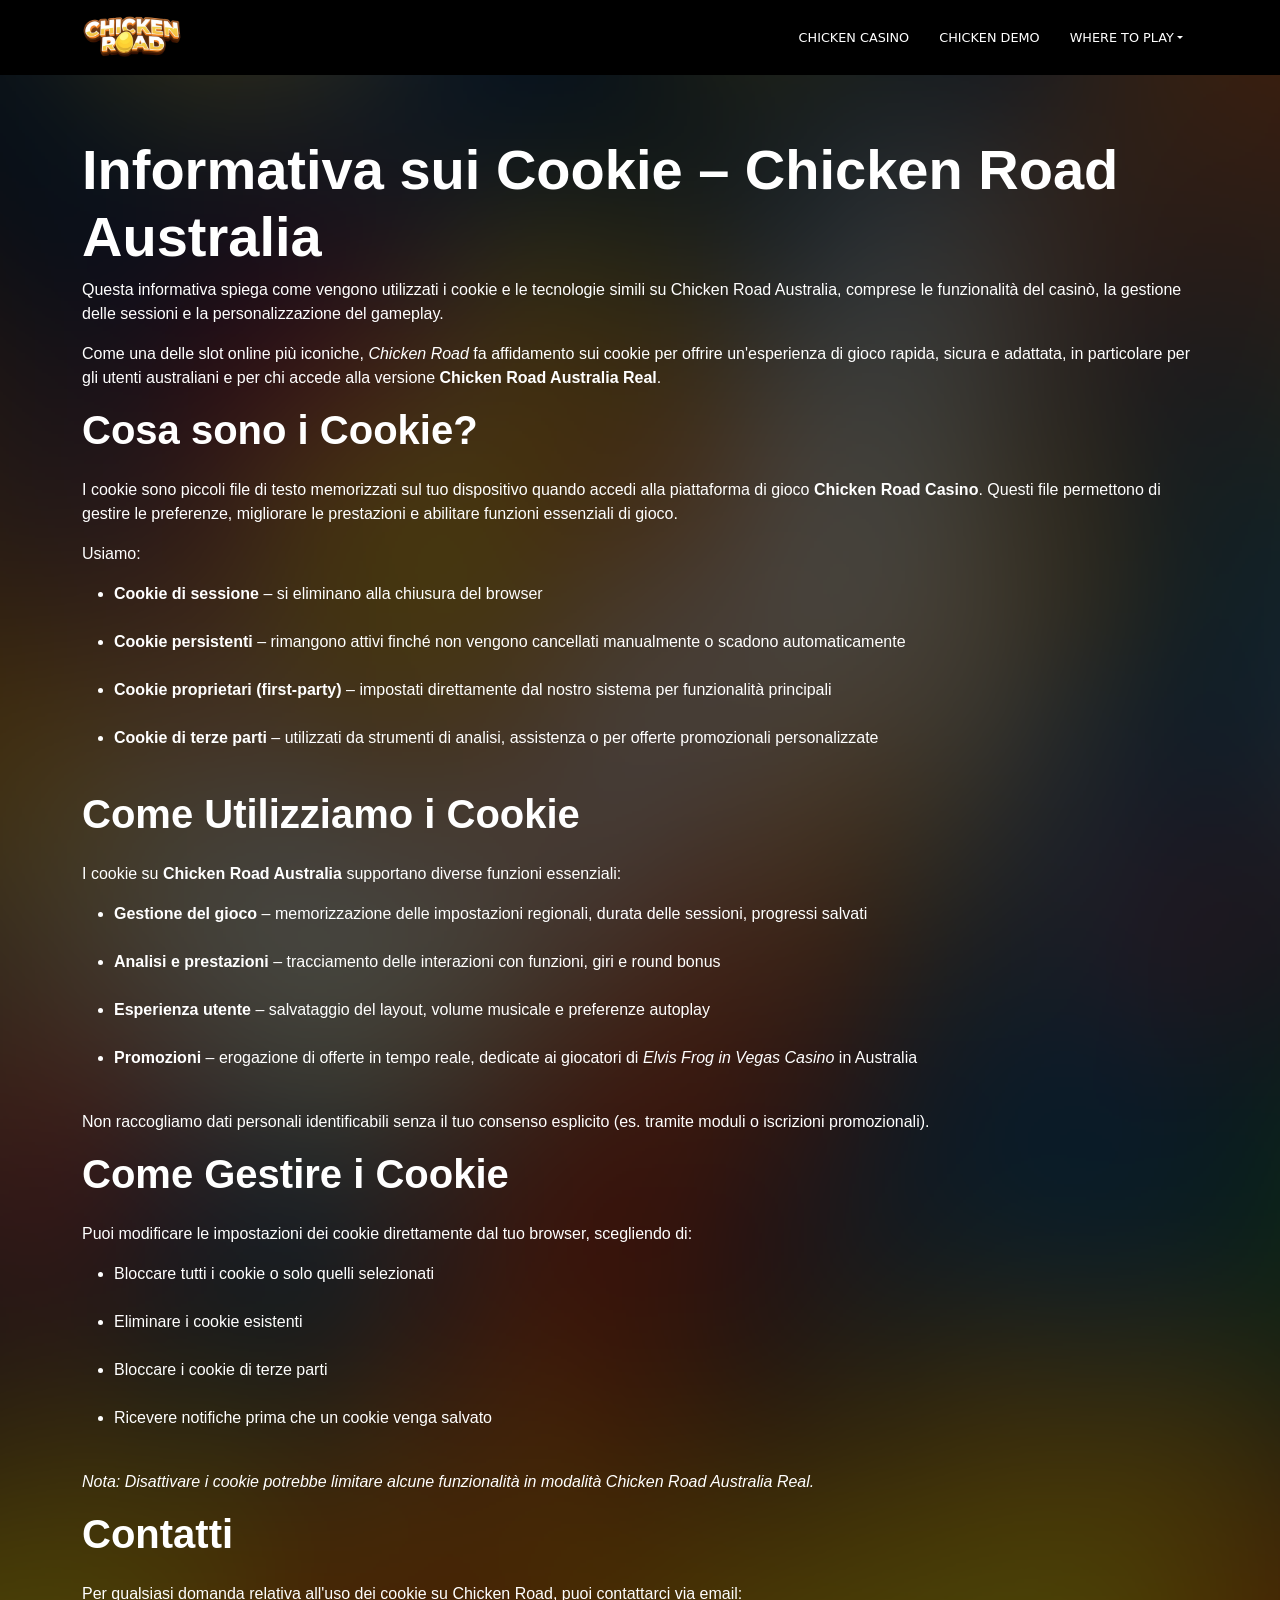
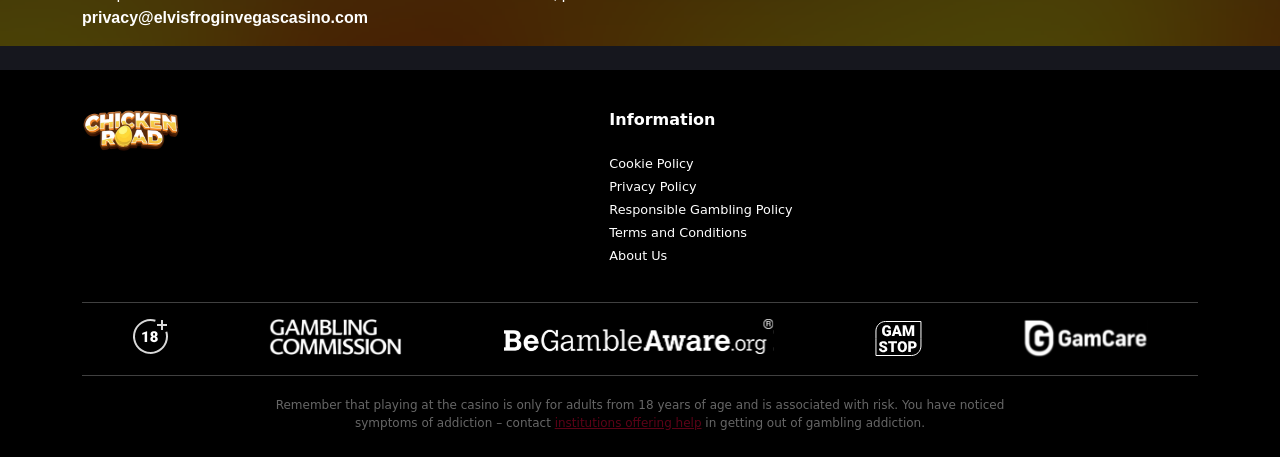
<file: cookie/index.html>
<!DOCTYPE html>
<html lang="it">

<head>
  <meta charset="UTF-8">
  <meta name="viewport" content="width=device-width">
  <meta name="robots" content="index, follow, max-image-preview:large, max-snippet:-1, max-video-preview:-1">

  <link rel="canonical" href="https://diamondspowerit.com/cookie-policy/">

  <link media="all" href="../css/autoptimize_9b123d720d574cecab7c6b5d40584863.css" rel="stylesheet">
  <title>Chicken Road Australia – Cookie Policy del Casinò Online</title>
  <meta name="description"
    content="Scopri come Chicken Road Australia utilizza i cookie per garantire sicurezza, analisi di gioco e un’esperienza personalizzata nel casinò.">


  <meta name="keywords"
    content="Chicken Road australia, Chicken Road, Chicken Road australia real, Chicken Road casino">
  <meta property="og:type" content="article">
  <meta property="og:title" content="Chicken Road Australia – Cookie Policy del Casinò Online">
  <meta property="og:description"
    content="Scopri come Chicken Road Australia utilizza i cookie per garantire sicurezza, analisi di gioco e un’esperienza personalizzata nel casinò.">

  <meta property="og:url" content="https://chickenroad-italy.org/cookie/">
  <meta name="twitter:card" content="summary_large_image">
  <meta name="twitter:title" content="Chicken Road Australia – Cookie Policy del Casinò Online">
  <meta name="twitter:description"
    content="Scopri come Chicken Road Australia utilizza i cookie per garantire sicurezza, analisi di gioco e un’esperienza personalizzata nel casinò.">

  <link rel="icon" type="image/png" href="/images/fav.png">
</head>

<body class="home wp-singular page-template-default page page-id-2 wp-custom-logo wp-theme body_frontend">
  <header class="header">
    <div class="container">
      <div class="header-wrap">
        <a href="/" class="logo">
          <span class="custom-logo-link"><img src="../images/logo.webp" class="custom-logo" alt="image" decoding="async"
              loading="lazy"></span>
        </a>
        <nav class="desktop_ver">
          <ul id="menu-primary-menu" class="menu">
            <li id="menu-item-684"
              class="menu-item menu-item-type-post_type menu-item-object-page nav-item nav-item-684"><a
                href="/chicken-casino/" class="">Chicken Casino</a></li>
            <li id="menu-item-1390"
              class="menu-item menu-item-type-post_type menu-item-object-page nav-item nav-item-1390"><a
                href="/chicken-demo/" class="">Chicken Demo</a></li>



            <li id="menu-item-696"
              class="menu-item menu-item-type-custom menu-item-object-custom menu-item-home menu-item-has-children dropdown nav-item nav-item-696">
              <a class=" dropdown-toggle" aria-haspopup="true" aria-expanded="false" bis_skin_checked="1">Where
                to play</a>
              <ul class="dropdown-menu depth_0">
                <li id="menu-item-693" class="menu-item menu-item-type-post_type menu-item-object-page menu-item-693"><a
                    href="/spelcasino-chicken/">Spelcasino Chicken</a></li>
                <li id="menu-item-693" class="menu-item menu-item-type-post_type menu-item-object-page menu-item-693"><a
                    href="/sisal-chicken/">Sisal Chicken</a></li>
                <li id="menu-item-693" class="menu-item menu-item-type-post_type menu-item-object-page menu-item-693"><a
                    href="/lottomatica-chicken/">Lottomatica Chicken</a></li>
                <li id="menu-item-693" class="menu-item menu-item-type-post_type menu-item-object-page menu-item-693"><a
                    href="/roadcasino-chicken/">Roadcasino Chicken</a></li>

              </ul>
            </li>


          </ul>
        </nav>

        <div class="offcanvas offcanvas-end" tabindex="-1" id="offcanvas_nav_header">
          <div class="offcanvas-header">
            <button type="button" class="btn-close text-reset" data-bs-dismiss="offcanvas" aria-label="Close"></button>
          </div>
          <div class="offcanvas-body">
            <nav class="mobile_ver">
              <ul id="menu-primary-menu-1" class="menu">
                <li id="menu-item-684"
                  class="menu-item menu-item-type-post_type menu-item-object-page nav-item nav-item-684"><a
                    href="/chicken-casino/" class="">Chicken Casino</a></li>
                <li id="menu-item-1390"
                  class="menu-item menu-item-type-post_type menu-item-object-page nav-item nav-item-1390"><a
                    href="/chicken-demo/" class="">Chicken Demo</a></li>
                <li id="menu-item-1390"
                  class="menu-item menu-item-type-post_type menu-item-object-page nav-item nav-item-1390"><a
                    href="/chicken-slot/" class="">Chicken Slot</a></li>
                <li id="menu-item-1390"
                  class="menu-item menu-item-type-post_type menu-item-object-page nav-item nav-item-1390"><a
                    href="/chicken-app/" class="">Chicken App</a></li>


                <li id="menu-item-696"
                  class="menu-item menu-item-type-custom menu-item-object-custom menu-item-home menu-item-has-children dropdown nav-item nav-item-696">
                  <a class=" dropdown-toggle" aria-haspopup="true" aria-expanded="false" bis_skin_checked="1">Where
                    to play</a>
                  <ul class="dropdown-menu depth_0">
                    <li id="menu-item-693"
                      class="menu-item menu-item-type-post_type menu-item-object-page menu-item-693"><a
                        href="/spelcasino-chicken/">Spelcasino Chicken</a></li>
                    <li id="menu-item-693"
                      class="menu-item menu-item-type-post_type menu-item-object-page menu-item-693"><a
                        href="/sisal-chicken/">Sisal Chicken</a></li>
                    <li id="menu-item-693"
                      class="menu-item menu-item-type-post_type menu-item-object-page menu-item-693"><a
                        href="/roadcasino-chicken/">Roadcasino Chicken</a></li>
                    <li id="menu-item-693"
                      class="menu-item menu-item-type-post_type menu-item-object-page menu-item-693"><a
                        href="/lottomatica-chicken/">Lottomatica Chicken</a></li>
                  </ul>
                </li>
              </ul>
            </nav>
          </div>
        </div>

        <div class="mobile-menu-button" data-bs-toggle="offcanvas" href="#offcanvas_nav_header" role="button"
          aria-controls="offcanvas_nav_header">
          <span></span>
          <span></span>
          <span></span>
        </div>
      </div>
    </div>


  </header>
  <main class="wrap">

    <div class="home-page">
      <div class="home-page-hero">
        <div class="container">
          <h1><strong>Informativa sui Cookie – Chicken Road Australia</strong></h1>
          <p>Questa informativa spiega come vengono utilizzati i cookie e le tecnologie simili su Chicken Road
            Australia, comprese le funzionalità del casinò, la gestione delle sessioni e la personalizzazione del
            gameplay.</p>
          <p>Come una delle slot online più iconiche, <em>Chicken Road</em> fa affidamento sui cookie per offrire
            un'esperienza di gioco rapida, sicura e adattata, in particolare per gli utenti australiani e per chi accede
            alla versione <strong>Chicken Road Australia Real</strong>.</p>
          <h2><strong>Cosa sono i Cookie?</strong></h2>
          <p>I cookie sono piccoli file di testo memorizzati sul tuo dispositivo quando accedi alla piattaforma di gioco
            <strong>Chicken Road Casino</strong>. Questi file permettono di gestire le preferenze, migliorare le
            prestazioni e abilitare funzioni essenziali di gioco.
          </p>
          <p>Usiamo:</p>
          <ul>
            <li><strong>Cookie di sessione</strong> – si eliminano alla chiusura del browser<br /><br /></li>
            <li><strong>Cookie persistenti</strong> – rimangono attivi finché non vengono cancellati manualmente o
              scadono automaticamente<br /><br /></li>
            <li><strong>Cookie proprietari (first-party)</strong> – impostati direttamente dal nostro sistema per
              funzionalità principali<br /><br /></li>
            <li><strong>Cookie di terze parti</strong> – utilizzati da strumenti di analisi, assistenza o per offerte
              promozionali personalizzate<br /><br /></li>
          </ul>
          <h2><strong>Come Utilizziamo i Cookie</strong></h2>
          <p>I cookie su <strong>Chicken Road Australia</strong> supportano diverse funzioni essenziali:</p>
          <ul>
            <li><strong>Gestione del gioco</strong> – memorizzazione delle impostazioni regionali, durata delle
              sessioni, progressi salvati<br /><br /></li>
            <li><strong>Analisi e prestazioni</strong> – tracciamento delle interazioni con funzioni, giri e round
              bonus<br /><br /></li>
            <li><strong>Esperienza utente</strong> – salvataggio del layout, volume musicale e preferenze
              autoplay<br /><br /></li>
            <li><strong>Promozioni</strong> – erogazione di offerte in tempo reale, dedicate ai giocatori di <em>Elvis
                Frog in Vegas Casino</em> in Australia<br /><br /></li>
          </ul>
          <p>Non raccogliamo dati personali identificabili senza il tuo consenso esplicito (es. tramite moduli o
            iscrizioni promozionali).</p>
          <h2><strong>Come Gestire i Cookie</strong></h2>
          <p>Puoi modificare le impostazioni dei cookie direttamente dal tuo browser, scegliendo di:</p>
          <ul>
            <li>Bloccare tutti i cookie o solo quelli selezionati<br /><br /></li>
            <li>Eliminare i cookie esistenti<br /><br /></li>
            <li>Bloccare i cookie di terze parti<br /><br /></li>
            <li>Ricevere notifiche prima che un cookie venga salvato<br /><br /></li>
          </ul>
          <p><em>Nota: Disattivare i cookie potrebbe limitare alcune funzionalità in modalità Chicken Road
              Australia Real.</em></p>
          <h2><strong>Contatti</strong></h2>
          <p>Per qualsiasi domanda relativa all'uso dei cookie su Chicken Road, puoi contattarci via
            email:<br /><strong>privacy@elvisfroginvegascasino.com</strong></p>
        </div>
      </div>

    </div>

  </main>
  <footer class="footer">
    <div class="container">
      <div class="row">
        <div class="col-lg-auto">
          <div class="footer-logo">
            <span class="custom-logo-link"><img src="../images/logo.webp" class="custom-logo" alt="image"
                decoding="async" loading="lazy"></span>
          </div>
        </div>
        <div class="col-lg">
          <div class="row footer-nav-wrap">
            <div class="col-lg-auto">
              <div class="footer-nav">
                <h4 class="heading d-none d-lg-block">Information</h4>
                <nav class="menu-footer-menu-2-container">
                  <ul id="menu-footer-menu-2" class="menu">
                    <li id="menu-item-707"
                      class="menu-item menu-item-type-post_type menu-item-object-page menu-item-707"><a
                        href="/cookie/">Cookie Policy</a></li>
                    <li id="menu-item-707"
                      class="menu-item menu-item-type-post_type menu-item-object-page menu-item-707"><a
                        href="/privacy/">Privacy Policy</a></li>
                    <li id="menu-item-708"
                      class="menu-item menu-item-type-post_type menu-item-object-page menu-item-708"><a
                        href="/responsible-gambling-policy/">Responsible Gambling Policy</a></li>
                    <li id="menu-item-1207"
                      class="menu-item menu-item-type-post_type menu-item-object-page menu-item-1207"><a
                        href="/terms/">Terms and Conditions</a></li>
                    <li id="menu-item-1207"
                      class="menu-item menu-item-type-post_type menu-item-object-page menu-item-1207"><a
                        href="/about/">About Us</a></li>
                  </ul>
                </nav>
              </div>
            </div>
          </div>
        </div>
        <div class="col-lg-4 d-none">
          <div class="footer-info text-center">
            <h4 class="heading">Information</h4>
            <div class="social">
              <a href="#">
                <svg width="9" height="18" viewBox="0 0 9 18" fill="currentColor" xmlns="http://www.w3.org/2000/svg">
                  <path
                    d="M7.3575 2.98875H9.00075V0.12675C8.71725 0.08775 7.74225 0 6.60675 0C4.2375 0 2.6145 1.49025 2.6145 4.22925V6.75H0V9.9495H2.6145V18H5.82V9.95025H8.32875L8.727 6.75075H5.81925V4.5465C5.82 3.62175 6.069 2.98875 7.3575 2.98875Z">
                  </path>
                </svg>
              </a>
              <a href="#">
                <svg width="19" height="16" viewBox="0 0 19 16" fill="currentColor" xmlns="http://www.w3.org/2000/svg">
                  <path
                    d="M16.5099 4.33475C17.2419 3.815 17.8576 3.16625 18.3594 2.41925V2.4185C17.6896 2.71175 16.9771 2.90675 16.2331 3.00125C16.9981 2.5445 17.5824 1.82675 17.8569 0.962C17.1436 1.38725 16.3561 1.68725 15.5169 1.85525C14.8396 1.13375 13.8744 0.6875 12.8214 0.6875C10.7784 0.6875 9.13363 2.34575 9.13363 4.37825C9.13363 4.67075 9.15837 4.952 9.21912 5.21975C6.15162 5.06975 3.43663 3.59975 1.61263 1.3595C1.29462 1.91225 1.10712 2.5445 1.10712 3.22475C1.10712 4.50275 1.76488 5.63525 2.74662 6.2915C2.15338 6.28025 1.57212 6.10775 1.07937 5.837V5.8775C1.07937 7.67075 2.35812 9.16024 4.03587 9.50375C3.73513 9.58625 3.40812 9.62525 3.06838 9.62525C2.83212 9.62525 2.59363 9.61174 2.37013 9.56225C2.84788 11.0232 4.20537 12.098 5.81787 12.1332C4.56238 13.115 2.96788 13.7067 1.24213 13.7067C0.939875 13.7067 0.649625 13.6932 0.359375 13.6565C1.99437 14.7102 3.93087 15.3125 6.02037 15.3125C12.5326 15.3125 16.7769 9.87949 16.5099 4.33475Z">
                  </path>
                </svg>
              </a>
              <a href="#">
                <svg width="19" height="18" viewBox="0 0 19 18" fill="currentColor" xmlns="http://www.w3.org/2000/svg">
                  <g clip-path="url(#clip0_90_450)">
                    <path
                      d="M9.36264 4.37891C6.81039 4.37891 4.74414 6.44741 4.74414 8.99741C4.74414 11.5497 6.81264 13.6159 9.36264 13.6159C11.9149 13.6159 13.9811 11.5474 13.9811 8.99741C13.9811 6.44516 11.9126 4.37891 9.36264 4.37891ZM9.36264 11.9952C7.70589 11.9952 6.36489 10.6534 6.36489 8.99741C6.36489 7.34141 7.70664 5.99966 9.36264 5.99966C11.0186 5.99966 12.3604 7.34141 12.3604 8.99741C12.3611 10.6534 11.0194 11.9952 9.36264 11.9952Z">
                    </path>
                    <path
                      d="M13.0705 0.05654C11.4145 -0.02071 7.3128 -0.01696 5.6553 0.05654C4.1988 0.12479 2.91405 0.47654 1.8783 1.51229C0.147295 3.24329 0.368545 5.57579 0.368545 8.99654C0.368545 12.4975 0.173545 14.776 1.8783 16.4808C3.61605 18.2178 5.9823 17.9905 9.36255 17.9905C12.8305 17.9905 14.0275 17.9928 15.2538 17.518C16.921 16.8708 18.1796 15.3805 18.3025 12.7038C18.3805 11.047 18.376 6.94604 18.3025 5.28854C18.154 2.12879 16.4583 0.21254 13.0705 0.05654ZM15.6918 15.3355C14.557 16.4703 12.9828 16.369 9.3408 16.369C5.5908 16.369 4.08705 16.4245 2.9898 15.3243C1.72605 14.0665 1.9548 12.0468 1.9548 8.98454C1.9548 4.84079 1.52955 1.85654 5.6883 1.64354C6.6438 1.60979 6.92505 1.59854 9.3303 1.59854L9.36405 1.62104C13.3608 1.62104 16.4965 1.20254 16.6848 5.36054C16.7275 6.30929 16.7373 6.59429 16.7373 8.99579C16.7365 12.7023 16.807 14.215 15.6918 15.3355Z">
                    </path>
                    <path
                      d="M14.1642 5.27569C14.7603 5.27569 15.2435 4.79249 15.2435 4.19644C15.2435 3.60038 14.7603 3.11719 14.1642 3.11719C13.5682 3.11719 13.085 3.60038 13.085 4.19644C13.085 4.79249 13.5682 5.27569 14.1642 5.27569Z">
                    </path>
                  </g>
                  <defs>
                    <clipPath id="clip0_90_450">
                      <rect width="18" height="18" fill="white" transform="translate(0.359375)"></rect>
                    </clipPath>
                  </defs>
                </svg>
              </a>
            </div>
          </div>
        </div>
      </div>

      <div class="footer-logos-wrap">
        <hr>
        <div class="footer-logos">
          <img src="../images/footer_18plus.svg" alt="18 plus">
          <img src="../images/footer_gambling_commission.svg" alt="gambling commission">
          <img src="../images/footer_begambleaware.svg" alt="begambleaware">
          <img src="../images/footer_gamstop.svg" alt="gamstop">
          <img src="../images/footer_gamecare.svg" alt="gamecare">
        </div>
        <hr class="hr_2">
      </div>

      <div class="footer-text">
        Remember that playing at the casino is only for adults from 18 years of age and is associated with risk. You
        have noticed symptoms of addiction – contact <a href="#">institutions offering
          help</a> in getting out of gambling addiction. </div>
    </div>

  </footer>

  <script src="../js/app.js"></script>

</body>

</html>
</file>
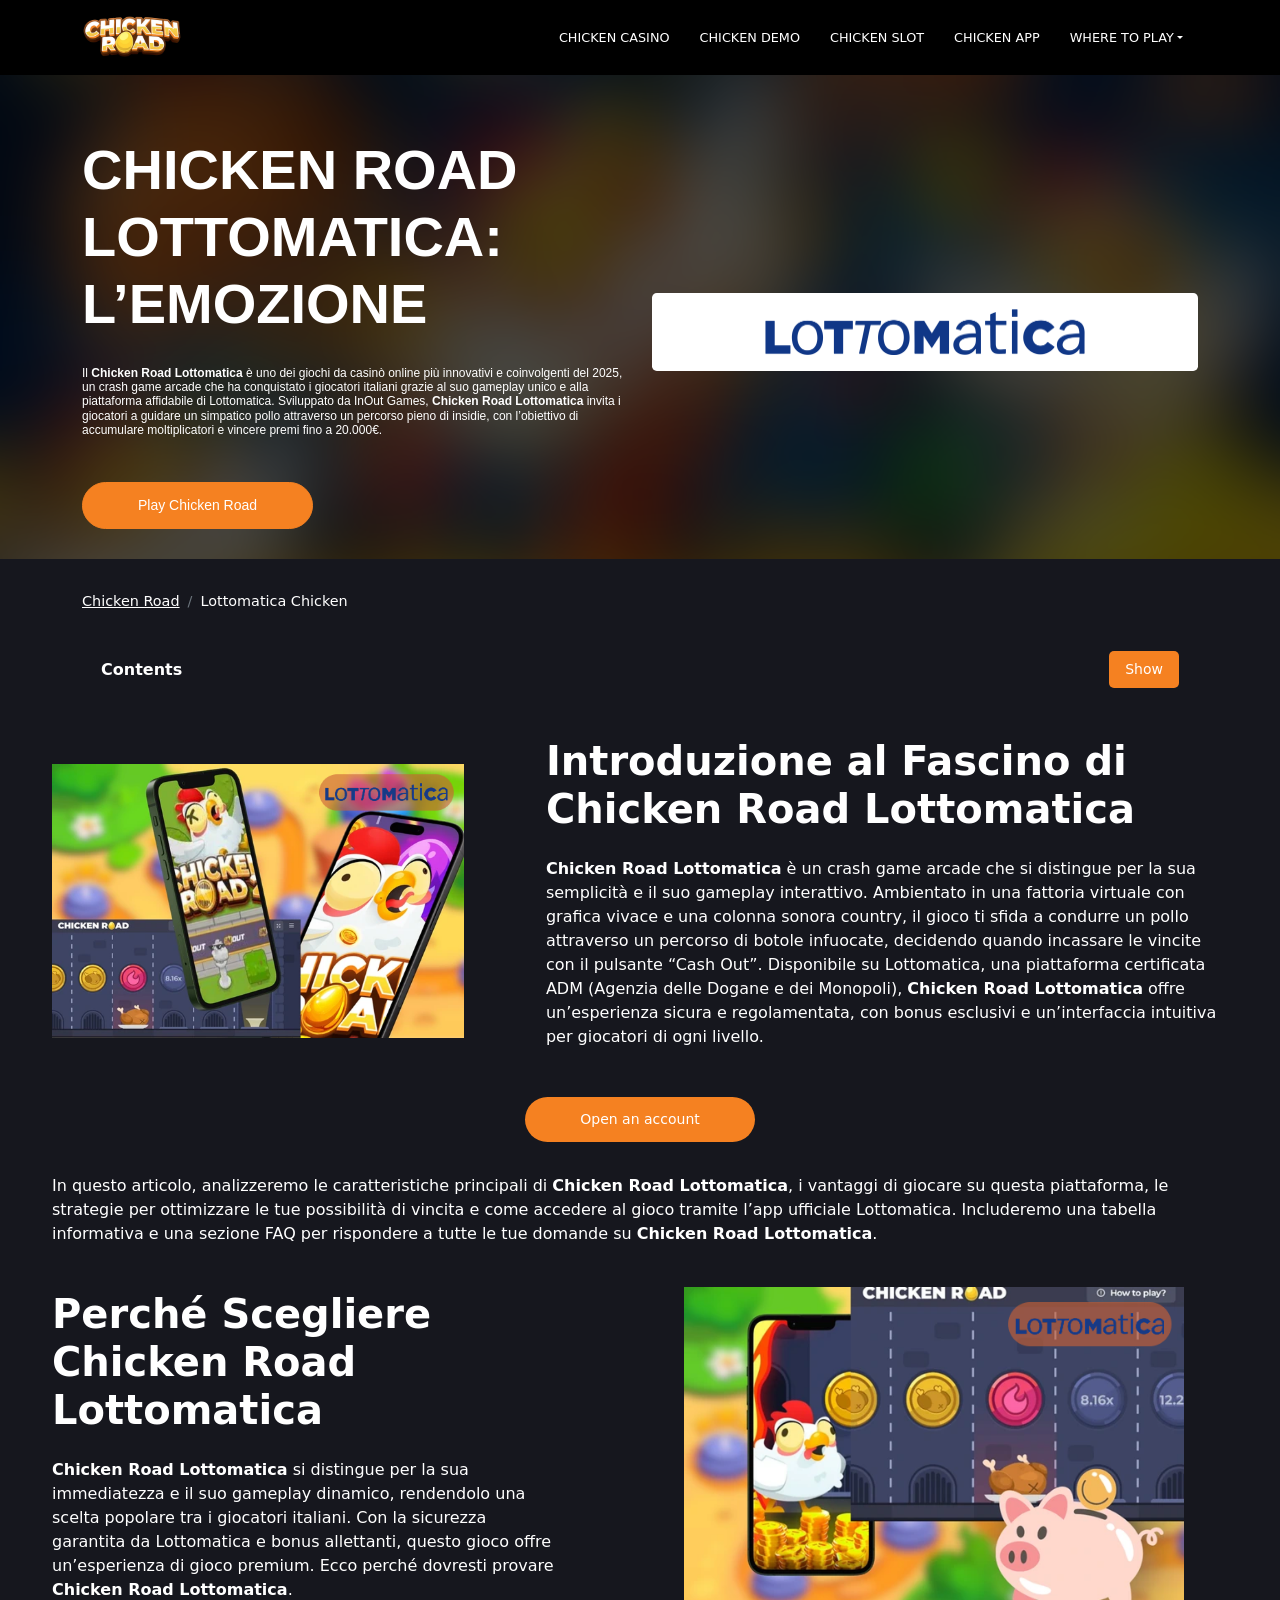
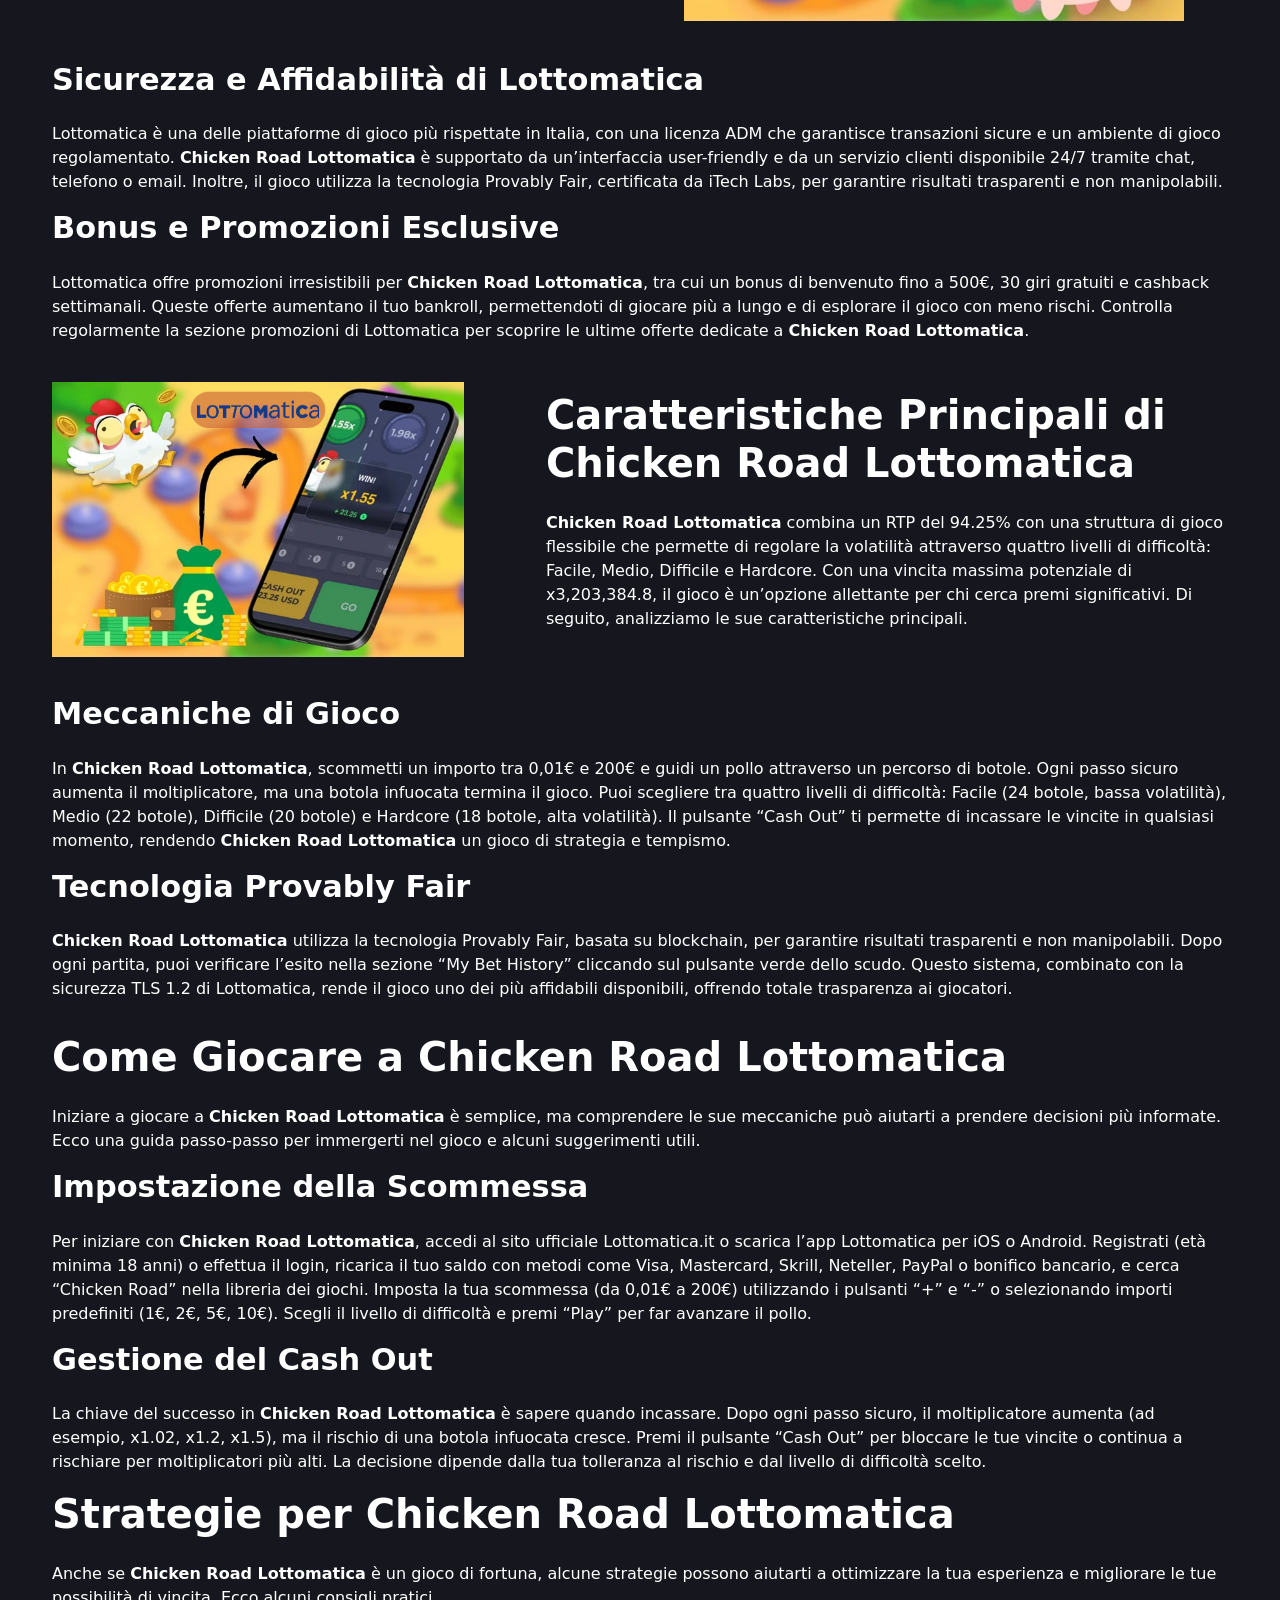
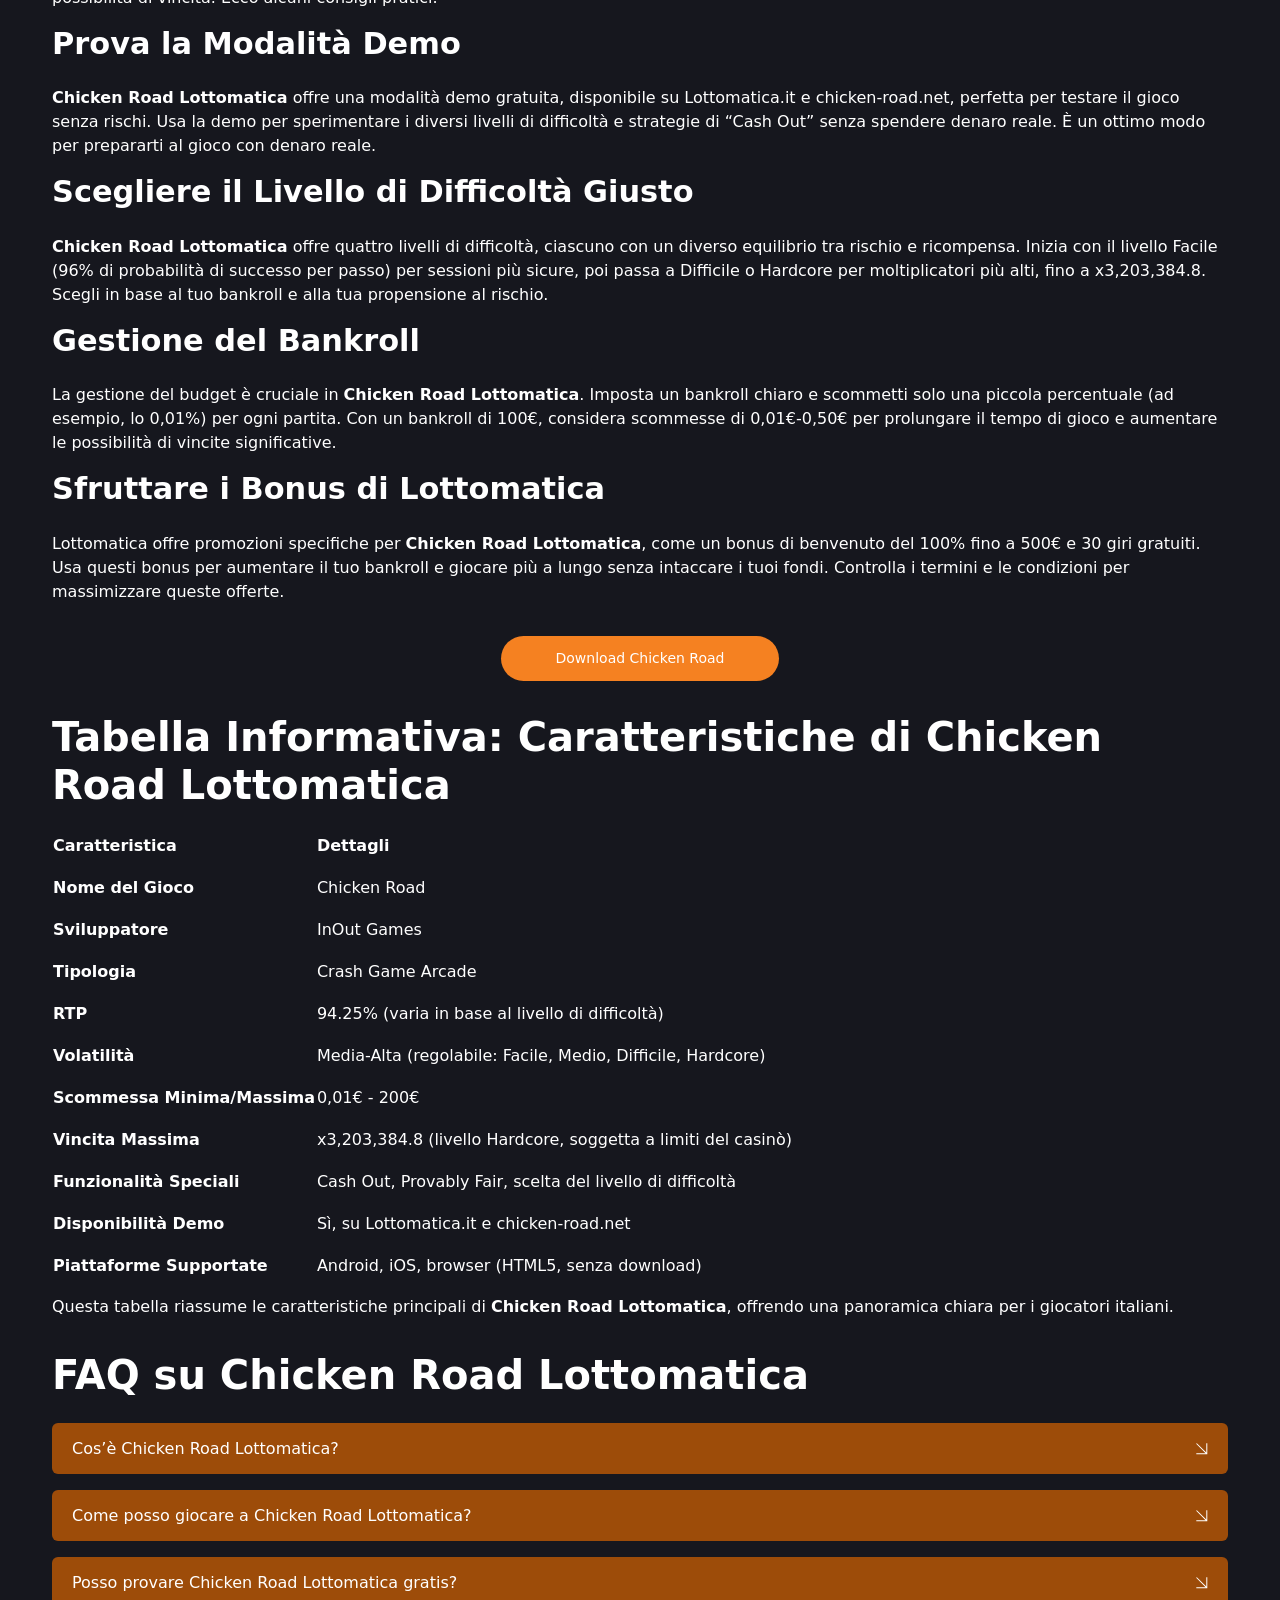
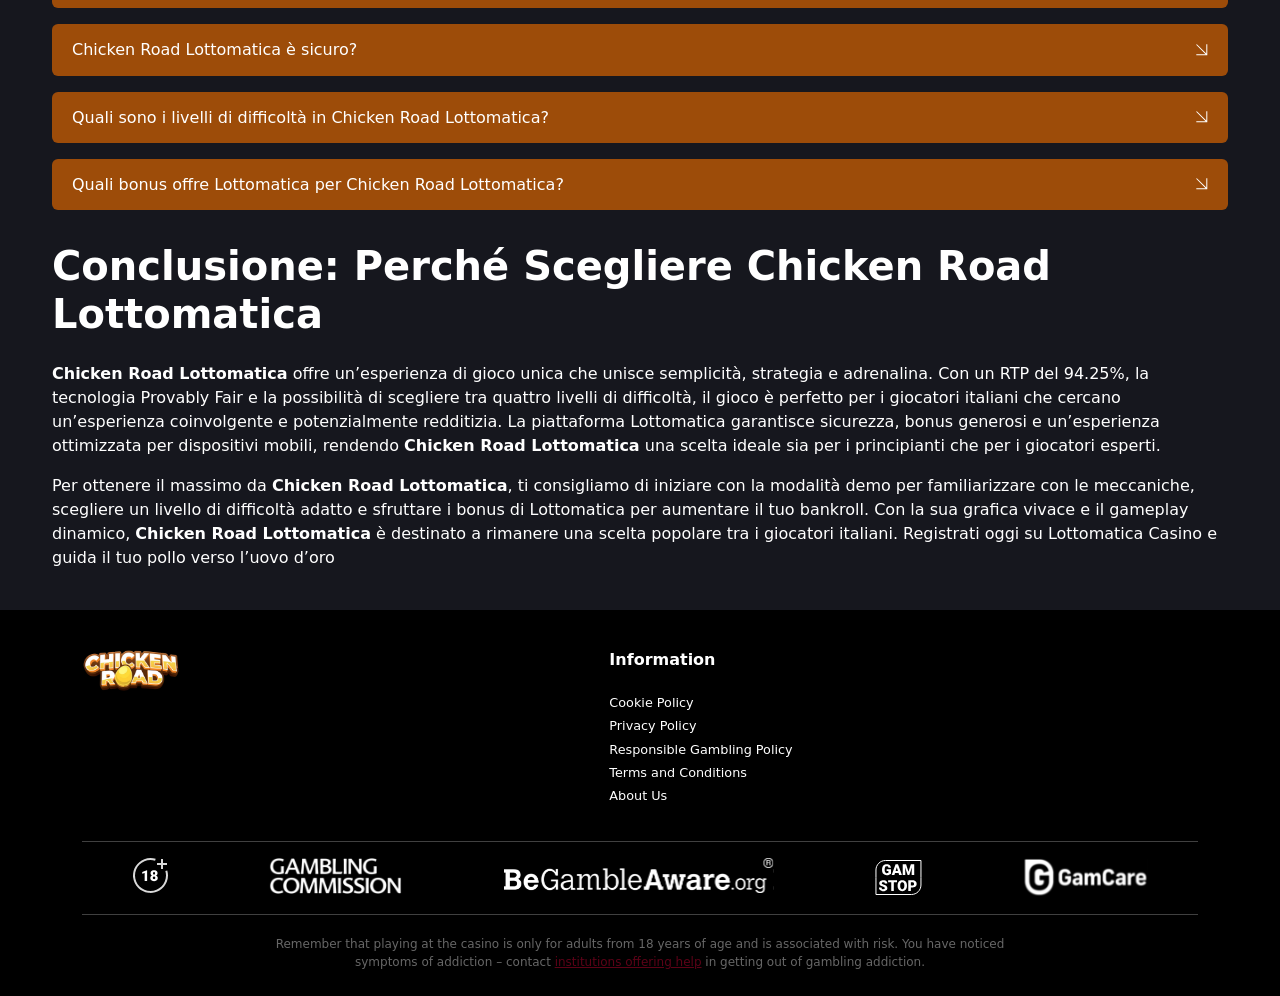
<file: lottomatica-chicken/index.html>
<!DOCTYPE html>
<html lang="it">

<head>
	<meta charset="UTF-8">
	<meta name="viewport" content="width=device-width">
	<meta name="robots" content="index, follow, max-image-preview:large, max-snippet:-1, max-video-preview:-1">

	<link rel="canonical" href="https://diamondspowerit.com/slot/">

	<link media="all" href="../css/autoptimize_9b123d720d574cecab7c6b5d40584863.css" rel="stylesheet">
	<title>Chicken Road Lottomatica – Gioca online e vinci</title>
	<meta name="description"
		content="Chicken Road Lottomatica – Accedi a Lottomatica e prova il celebre gioco da casinò con premi reali">



	<meta name="keywords" content="chicken road lottomatica">
	<meta property="og:type" content="article">
	<meta property="og:title" content="Chicken Road Lottomatica – Gioca online e vinci | Casino Game SpellWin">
	<meta property="og:description"
		content="Chicken Road Lottomatica – Accedi a Lottomatica e prova il celebre gioco da casinò con premi reali">
	<meta property="og:site_name" content="GatesofAdventures Beyond Wonderland">
	<meta property="og:url" content="https://chickenroad-italy.org/roadcasino-chicken/">
	<meta name="twitter:card" content="summary_large_image">
	<meta name="twitter:title" content="Chicken Road Lottomatica – Gioca online e vinci | Casino Game SpellWin">
	<meta name="twitter:description"
		content="Chicken Road Lottomatica – Accedi a Lottomatica e prova il celebre gioco da casinò con premi reali">

	<link rel="icon" type="image/png" href="/images/fav.png">
</head>

<body class="home wp-singular page-template-default page page-id-2 wp-custom-logo wp-theme body_frontend">
	<header class="header">
		<div class="container">
			<div class="header-wrap">
				<a href="/" class="logo">
					<span class="custom-logo-link"><img src="../images/logo.webp" class="custom-logo" alt="image" decoding="async"
							loading="lazy"></span>
				</a>
				<nav class="desktop_ver">
					<ul id="menu-primary-menu" class="menu">
						<li id="menu-item-684"
							class="menu-item menu-item-type-post_type menu-item-object-page nav-item nav-item-684"><a
								href="/chicken-casino/" class="">Chicken Casino</a></li>
						<li id="menu-item-1390"
							class="menu-item menu-item-type-post_type menu-item-object-page nav-item nav-item-1390"><a
								href="/chicken-demo/" class="">Chicken Demo</a></li>
						<li id="menu-item-1390"
							class="menu-item menu-item-type-post_type menu-item-object-page nav-item nav-item-1390"><a
								href="/chicken-slot/" class="">Chicken Slot</a></li>
						<li id="menu-item-1390"
							class="menu-item menu-item-type-post_type menu-item-object-page nav-item nav-item-1390"><a
								href="/chicken-app/" class="">Chicken App</a></li>



						<li id="menu-item-696"
							class="menu-item menu-item-type-custom menu-item-object-custom menu-item-home menu-item-has-children dropdown nav-item nav-item-696">
							<a class=" dropdown-toggle" aria-haspopup="true" aria-expanded="false" bis_skin_checked="1">Where
								to play</a>
							<ul class="dropdown-menu depth_0">
								<li id="menu-item-693" class="menu-item menu-item-type-post_type menu-item-object-page menu-item-693"><a
										href="/spelcasino-chicken/">Spelcasino Chicken</a></li>
								<li id="menu-item-693" class="menu-item menu-item-type-post_type menu-item-object-page menu-item-693"><a
										href="/sisal-chicken/">Sisal Chicken</a></li>
								<li id="menu-item-693" class="menu-item menu-item-type-post_type menu-item-object-page menu-item-693"><a
										href="/lottomatica-chicken/">Lottomatica Chicken</a></li>
								<li id="menu-item-693" class="menu-item menu-item-type-post_type menu-item-object-page menu-item-693"><a
										href="/roadcasino-chicken/">Roadcasino Chicken</a></li>

							</ul>
						</li>


					</ul>
				</nav>

				<div class="offcanvas offcanvas-end" tabindex="-1" id="offcanvas_nav_header">
					<div class="offcanvas-header">
						<button type="button" class="btn-close text-reset" data-bs-dismiss="offcanvas" aria-label="Close"></button>
					</div>
					<div class="offcanvas-body">
						<nav class="mobile_ver">
							<ul id="menu-primary-menu-1" class="menu">
								<li id="menu-item-684"
									class="menu-item menu-item-type-post_type menu-item-object-page nav-item nav-item-684"><a
										href="/chicken-casino/" class="">Chicken Casino</a></li>
								<li id="menu-item-1390"
									class="menu-item menu-item-type-post_type menu-item-object-page nav-item nav-item-1390"><a
										href="/chicken-demo/" class="">Chicken Demo</a></li>
								<li id="menu-item-1390"
									class="menu-item menu-item-type-post_type menu-item-object-page nav-item nav-item-1390"><a
										href="/chicken-slot/" class="">Chicken Slot</a></li>
								<li id="menu-item-1390"
									class="menu-item menu-item-type-post_type menu-item-object-page nav-item nav-item-1390"><a
										href="/chicken-app/" class="">Chicken App</a></li>


								<li id="menu-item-696"
									class="menu-item menu-item-type-custom menu-item-object-custom menu-item-home menu-item-has-children dropdown nav-item nav-item-696">
									<a class=" dropdown-toggle" aria-haspopup="true" aria-expanded="false" bis_skin_checked="1">Where
										to play</a>
									<ul class="dropdown-menu depth_0">
										<li id="menu-item-693"
											class="menu-item menu-item-type-post_type menu-item-object-page menu-item-693"><a
												href="/spelcasino-chicken/">Spelcasino Chicken</a></li>
										<li id="menu-item-693"
											class="menu-item menu-item-type-post_type menu-item-object-page menu-item-693"><a
												href="/sisal-chicken/">Sisal Chicken</a></li>
										<li id="menu-item-693"
											class="menu-item menu-item-type-post_type menu-item-object-page menu-item-693"><a
												href="/roadcasino-chicken/">Roadcasino Chicken</a></li>
										<li id="menu-item-693"
											class="menu-item menu-item-type-post_type menu-item-object-page menu-item-693"><a
												href="/lottomatica-chicken/">Lottomatica Chicken</a></li>
									</ul>
								</li>
							</ul>
						</nav>
					</div>
				</div>

				<div class="mobile-menu-button" data-bs-toggle="offcanvas" href="#offcanvas_nav_header" role="button"
					aria-controls="offcanvas_nav_header">
					<span></span>
					<span></span>
					<span></span>
				</div>
			</div>
		</div>


	</header>
	<main class="wrap">

		<div class="review-page">
			<div class="welcome_section">
				<div class="container">
					<div class="welcome_section__wrap row">
						<div class="col-lg">
							<div class="welcome_section__content">
								<h1 class="title">
									<strong>
										Chicken Road Lottomatica: L’Emozione
									</strong>
								</h1>
								<div class="descr">
									<p>Il <strong>Chicken Road Lottomatica</strong> è uno dei giochi da casinò online più innovativi e
										coinvolgenti del 2025, un crash game arcade che ha conquistato i giocatori italiani grazie al suo
										gameplay unico e alla piattaforma affidabile di Lottomatica. Sviluppato da InOut Games,
										<strong>Chicken Road Lottomatica</strong> invita i giocatori a guidare un simpatico pollo attraverso
										un percorso pieno di insidie, con l’obiettivo di accumulare moltiplicatori e vincere premi fino a
										20.000€. 
									</p>
								</div>
								<a href="https://go.coinstrikeholdwin.com/SY12N7?approach=chickenroadit" class="btn btn-primary">
									Play Chicken Road️</a>
							</div>
						</div>
						<div class="col-lg-6">
							<div class="welcome_section__image spellcas">
								<span class="get-image schema-image-object-thumbnail"><img width="300" height="211"
										src="../images/lottomatica-logo.png" class="attachment-thumbnail size-thumbnail"
										alt="In addition to the fun of playing  many providers offer generous bonuses" decoding="async"
										fetchpriority="high" sizes="(max-width: 300px) 100vw, 300px" loading="lazy">

								</span>
							</div>
						</div>
					</div>
				</div>
			</div>

			<div class="container">
				<nav class="breadcrumbs">
					<ol class="breadcrumb">
						<li class="breadcrumb-item">
							<a href="/">Chicken Road</a>
						</li>
						<li class="breadcrumb-item active">Lottomatica Chicken</li>
					</ol>
				</nav>
				<nav>
					<div class="lwptoc lwptoc-baseItems lwptoc-light lwptoc-notInherit" data-smooth-scroll="1"
						data-smooth-scroll-offset="24" data-lwptoc-initialized="1">
						<div class="lwptoc_i">
							<div class="lwptoc_header">
								<b class="lwptoc_title">Contents</b>
							</div>
							<div class="lwptoc_items">
								<ol class="lwptoc_itemWrap">
									<li class="lwptoc_item"> <a href="#01">
											<span class="lwptoc_item_number">1</span>
											<span class="lwptoc_item_label">
												Introduzione al Fascino di Chicken Road Lottomatica

											</span>
										</a>
									</li>
									<li class="lwptoc_item"> <a href="#02">
											<span class="lwptoc_item_number">2</span>
											<span class="lwptoc_item_label">
												Perché Scegliere Chicken Road Lottomatica

											</span>
										</a>
									</li>
									<li class="lwptoc_item"> <a href="#03">
											<span class="lwptoc_item_number">3</span>
											<span class="lwptoc_item_label">
												Caratteristiche Principali di Chicken Road Lottomatica

											</span>
										</a>
									</li>
									<li class="lwptoc_item"> <a href="#04">
											<span class="lwptoc_item_number">4</span>
											<span class="lwptoc_item_label">
												Come Giocare a Chicken Road Lottomatica

											</span>
										</a>
									</li>
									<li class="lwptoc_item"> <a href="#05">
											<span class="lwptoc_item_number">5</span>
											<span class="lwptoc_item_label">
												Strategie per Chicken Road Lottomatica

											</span>
										</a>
									</li>
									<li class="lwptoc_item"> <a href="#06">
											<span class="lwptoc_item_number">6</span>
											<span class="lwptoc_item_label">
												Tabella Informativa: Caratteristiche di Chicken Road Lottomatica

											</span>
										</a>
									</li>
									<li class="lwptoc_item"> <a href="#07">
											<span class="lwptoc_item_number">7</span>
											<span class="lwptoc_item_label">
												FAQ su Chicken Road Lottomatica

											</span>
										</a>
									</li>
									<li class="lwptoc_item"> <a href="#08">
											<span class="lwptoc_item_number">8</span>
											<span class="lwptoc_item_label">
												Conclusione: Perché Scegliere Chicken Road Lottomatica

											</span>
										</a>
									</li>

								</ol>
							</div>
						</div>
					</div>
				</nav>
			</div>

			<div class="wp-block-hc-container">
				<section class="wp-block-hc-alternate-group-section">
					<div class="media_block left">
						<h2 class="title" id="01">
							Introduzione al Fascino di Chicken Road Lottomatica
						</h2>
						<div class="content">
							<p><strong>Chicken Road Lottomatica</strong> è un crash game arcade che si distingue per la sua semplicità
								e il suo gameplay interattivo. Ambientato in una fattoria virtuale con grafica vivace e una colonna
								sonora country, il gioco ti sfida a condurre un pollo attraverso un percorso di botole infuocate,
								decidendo quando incassare le vincite con il pulsante “Cash Out”. Disponibile su Lottomatica, una
								piattaforma certificata ADM (Agenzia delle Dogane e dei Monopoli), <strong>Chicken Road
									Lottomatica</strong> offre un’esperienza sicura e regolamentata, con bonus esclusivi e un’interfaccia
								intuitiva per giocatori di ogni livello.</p>
						</div>
						<div class="image"> <span class="get-image schema-image-object-thumbnail"><img width="1024" height="720"
									src="../images/lotto1.png" class="attachment-large size-large" alt="Casino Bonus Overview"
									sizes="auto, (max-width: 1024px) 100vw, 1024px" loading="lazy" decoding="async">
							</span> </div>
					</div>

					<div
						class="wp-block-buttons is-content-justification-center is-layout-flex wp-container-core-buttons-is-layout-a89b3969 wp-block-buttons-is-layout-flex">
						<div class="wp-block-button"><a class="wp-block-button__link wp-element-button"
								href="https://go.coinstrikeholdwin.com/SY12N7?approach=chickenroadit" target="_blank"
								rel="nofollow noopener">Open an account</a></div>
					</div>
					<p>In questo articolo, analizzeremo le caratteristiche principali di <strong>Chicken Road
							Lottomatica</strong>, i vantaggi di giocare su questa piattaforma, le strategie per ottimizzare le tue
						possibilità di vincita e come accedere al gioco tramite l’app ufficiale Lottomatica. Includeremo una tabella
						informativa e una sezione FAQ per rispondere a tutte le tue domande su <strong>Chicken Road
							Lottomatica</strong>.</p>
				</section>
				<section class="wp-block-hc-alternate-group-section">
					<div class="media_block right">
						<h2 class="title" id="02">
							Perché Scegliere Chicken Road Lottomatica
						</h2>
						<div class="content">
							<p><strong>Chicken Road Lottomatica</strong> si distingue per la sua immediatezza e il suo gameplay
								dinamico, rendendolo una scelta popolare tra i giocatori italiani. Con la sicurezza garantita da
								Lottomatica e bonus allettanti, questo gioco offre un’esperienza di gioco premium. Ecco perché dovresti
								provare <strong>Chicken Road Lottomatica</strong>.</p>
						</div>
						<div class="image"> <span class="get-image schema-image-object-thumbnail"><img width="1024" height="720"
									src="../images/lotto2.png" class="attachment-large size-large"
									alt="Adventures Stats with a big bonus to get you started"
									sizes="auto, (max-width: 1024px) 100vw, 1024px" loading="lazy" decoding="async">
							</span> </div>
					</div>
					<h3><strong>Sicurezza e Affidabilità di Lottomatica</strong></h3>
					<p>Lottomatica è una delle piattaforme di gioco più rispettate in Italia, con una licenza ADM che garantisce
						transazioni sicure e un ambiente di gioco regolamentato. <strong>Chicken Road Lottomatica</strong> è
						supportato da un’interfaccia user-friendly e da un servizio clienti disponibile 24/7 tramite chat, telefono
						o email. Inoltre, il gioco utilizza la tecnologia Provably Fair, certificata da iTech Labs, per garantire
						risultati trasparenti e non manipolabili.</p>
					<h3><strong>Bonus e Promozioni Esclusive</strong></h3>
					<p>Lottomatica offre promozioni irresistibili per <strong>Chicken Road Lottomatica</strong>, tra cui un bonus
						di benvenuto fino a 500€, 30 giri gratuiti e cashback settimanali. Queste offerte aumentano il tuo bankroll,
						permettendoti di giocare più a lungo e di esplorare il gioco con meno rischi. Controlla regolarmente la
						sezione promozioni di Lottomatica per scoprire le ultime offerte dedicate a <strong>Chicken Road
							Lottomatica</strong>.</p>
					</p>
				</section>
				<section class="wp-block-hc-alternate-group-section">
					<div class="media_block left">
						<h2 class="title" id="03">
							Caratteristiche Principali di Chicken Road Lottomatica
						</h2>
						<div class="content">
							<p><strong>Chicken Road Lottomatica</strong> combina un RTP del 94.25% con una struttura di gioco
								flessibile che permette di regolare la volatilità attraverso quattro livelli di difficoltà: Facile,
								Medio, Difficile e Hardcore. Con una vincita massima potenziale di x3,203,384.8, il gioco è un’opzione
								allettante per chi cerca premi significativi. Di seguito, analizziamo le sue caratteristiche principali.
							</p>
						</div>
						<div class="image"> <span class="get-image schema-image-object-thumbnail"><img width="1024" height="720"
									src="../images/lotto3.png" class="attachment-large size-large" alt="Masks start guide"
									sizes="auto, (max-width: 1024px) 100vw, 1024px" loading="lazy" decoding="async">
							</span> </div>
					</div>
					<h3><strong>Meccaniche di Gioco</strong></h3>
					<p>In <strong>Chicken Road Lottomatica</strong>, scommetti un importo tra 0,01€ e 200€ e guidi un pollo
						attraverso un percorso di botole. Ogni passo sicuro aumenta il moltiplicatore, ma una botola infuocata
						termina il gioco. Puoi scegliere tra quattro livelli di difficoltà: Facile (24 botole, bassa volatilità),
						Medio (22 botole), Difficile (20 botole) e Hardcore (18 botole, alta volatilità). Il pulsante “Cash Out” ti
						permette di incassare le vincite in qualsiasi momento, rendendo <strong>Chicken Road Lottomatica</strong> un
						gioco di strategia e tempismo.</p>
					<h3><strong>Tecnologia Provably Fair</strong></h3>
					<p><strong>Chicken Road Lottomatica</strong> utilizza la tecnologia Provably Fair, basata su blockchain, per
						garantire risultati trasparenti e non manipolabili. Dopo ogni partita, puoi verificare l’esito nella sezione
						“My Bet History” cliccando sul pulsante verde dello scudo. Questo sistema, combinato con la sicurezza TLS
						1.2 di Lottomatica, rende il gioco uno dei più affidabili disponibili, offrendo totale trasparenza ai
						giocatori.</p>
				</section>
				<section class="wp-block-hc-alternate-group-section">
					<h2 class="wp-block-heading" id="04">
						Come Giocare a Chicken Road Lottomatica

					</h2>
					<p>Iniziare a giocare a <strong>Chicken Road Lottomatica</strong> è semplice, ma comprendere le sue meccaniche
						può aiutarti a prendere decisioni più informate. Ecco una guida passo-passo per immergerti nel gioco e
						alcuni suggerimenti utili.</p>
					<h3><strong>Impostazione della Scommessa</strong></h3>
					<p>Per iniziare con <strong>Chicken Road Lottomatica</strong>, accedi al sito ufficiale Lottomatica.it o
						scarica l’app Lottomatica per iOS o Android. Registrati (età minima 18 anni) o effettua il login, ricarica
						il tuo saldo con metodi come Visa, Mastercard, Skrill, Neteller, PayPal o bonifico bancario, e cerca
						“Chicken Road” nella libreria dei giochi. Imposta la tua scommessa (da 0,01€ a 200€) utilizzando i pulsanti
						“+” e “-” o selezionando importi predefiniti (1€, 2€, 5€, 10€). Scegli il livello di difficoltà e premi
						“Play” per far avanzare il pollo.</p>
					<h3><strong>Gestione del Cash Out</strong></h3>
					<p>La chiave del successo in <strong>Chicken Road Lottomatica</strong> è sapere quando incassare. Dopo ogni
						passo sicuro, il moltiplicatore aumenta (ad esempio, x1.02, x1.2, x1.5), ma il rischio di una botola
						infuocata cresce. Premi il pulsante “Cash Out” per bloccare le tue vincite o continua a rischiare per
						moltiplicatori più alti. La decisione dipende dalla tua tolleranza al rischio e dal livello di difficoltà
						scelto.</p>
				</section>
				<section class="wp-block-hc-alternate-group-section">
					<div class="">
						<h2 class="title" id="05">
							Strategie per Chicken Road Lottomatica
						</h2>
						<div class="content">
							<p>Anche se <strong>Chicken Road Lottomatica</strong> è un gioco di fortuna, alcune strategie possono
								aiutarti a ottimizzare la tua esperienza e migliorare le tue possibilità di vincita. Ecco alcuni
								consigli pratici.</p>
							<h3><strong>Prova la Modalità Demo</strong></h3>
							<p><strong>Chicken Road Lottomatica</strong> offre una modalità demo gratuita, disponibile su
								Lottomatica.it e chicken-road.net, perfetta per testare il gioco senza rischi. Usa la demo per
								sperimentare i diversi livelli di difficoltà e strategie di “Cash Out” senza spendere denaro reale. È un
								ottimo modo per prepararti al gioco con denaro reale.</p>
							<h3><strong>Scegliere il Livello di Difficoltà Giusto</strong></h3>
							<p><strong>Chicken Road Lottomatica</strong> offre quattro livelli di difficoltà, ciascuno con un diverso
								equilibrio tra rischio e ricompensa. Inizia con il livello Facile (96% di probabilità di successo per
								passo) per sessioni più sicure, poi passa a Difficile o Hardcore per moltiplicatori più alti, fino a
								x3,203,384.8. Scegli in base al tuo bankroll e alla tua propensione al rischio.</p>
							<h3><strong>Gestione del Bankroll</strong></h3>
							<p>La gestione del budget è cruciale in <strong>Chicken Road Lottomatica</strong>. Imposta un bankroll
								chiaro e scommetti solo una piccola percentuale (ad esempio, lo 0,01%) per ogni partita. Con un bankroll
								di 100€, considera scommesse di 0,01€-0,50€ per prolungare il tempo di gioco e aumentare le possibilità
								di vincite significative.</p>
							<h3><strong>Sfruttare i Bonus di Lottomatica</strong></h3>
							<p>Lottomatica offre promozioni specifiche per <strong>Chicken Road Lottomatica</strong>, come un bonus di
								benvenuto del 100% fino a 500€ e 30 giri gratuiti. Usa questi bonus per aumentare il tuo bankroll e
								giocare più a lungo senza intaccare i tuoi fondi. Controlla i termini e le condizioni per massimizzare
								queste offerte.</p>
						</div>
					</div>
					<div
						class="wp-block-buttons is-content-justification-center is-layout-flex wp-container-core-buttons-is-layout-a89b3969 wp-block-buttons-is-layout-flex">
						<div class="wp-block-button"><a class="wp-block-button__link wp-element-button"
								href="https://go.coinstrikeholdwin.com/SY12N7?approach=chickenroadit" target="_blank"
								rel="nofollow noopener">Download Chicken Road</a></div>
					</div>

				</section>
				<section class="wp-block-hc-alternate-group-section">
					<h2 class="wp-block-heading" id="06">
						Tabella Informativa: Caratteristiche di Chicken Road Lottomatica
					</h2>
					<table>
						<tbody>
							<tr>
								<td>
									<p><strong>Caratteristica</strong></p>
								</td>
								<td>
									<p><strong>Dettagli</strong></p>
								</td>
							</tr>
							<tr>
								<td>
									<p><strong>Nome del Gioco</strong></p>
								</td>
								<td>
									<p>Chicken Road</p>
								</td>
							</tr>
							<tr>
								<td>
									<p><strong>Sviluppatore</strong></p>
								</td>
								<td>
									<p>InOut Games</p>
								</td>
							</tr>
							<tr>
								<td>
									<p><strong>Tipologia</strong></p>
								</td>
								<td>
									<p>Crash Game Arcade</p>
								</td>
							</tr>
							<tr>
								<td>
									<p><strong>RTP</strong></p>
								</td>
								<td>
									<p>94.25% (varia in base al livello di difficoltà)</p>
								</td>
							</tr>
							<tr>
								<td>
									<p><strong>Volatilità</strong></p>
								</td>
								<td>
									<p>Media-Alta (regolabile: Facile, Medio, Difficile, Hardcore)</p>
								</td>
							</tr>
							<tr>
								<td>
									<p><strong>Scommessa Minima/Massima</strong></p>
								</td>
								<td>
									<p>0,01€ - 200€</p>
								</td>
							</tr>
							<tr>
								<td>
									<p><strong>Vincita Massima</strong></p>
								</td>
								<td>
									<p>x3,203,384.8 (livello Hardcore, soggetta a limiti del casinò)</p>
								</td>
							</tr>
							<tr>
								<td>
									<p><strong>Funzionalità Speciali</strong></p>
								</td>
								<td>
									<p>Cash Out, Provably Fair, scelta del livello di difficoltà</p>
								</td>
							</tr>
							<tr>
								<td>
									<p><strong>Disponibilità Demo</strong></p>
								</td>
								<td>
									<p>Sì, su Lottomatica.it e chicken-road.net</p>
								</td>
							</tr>
							<tr>
								<td>
									<p><strong>Piattaforme Supportate</strong></p>
								</td>
								<td>
									<p>Android, iOS, browser (HTML5, senza download)</p>
								</td>
							</tr>
						</tbody>
					</table>
					<p>Questa tabella riassume le caratteristiche principali di <strong>Chicken Road Lottomatica</strong>,
						offrendo una panoramica chiara per i giocatori italiani.</p>
				</section>

				<section class="wp-block-hc-alternate-group-section">
					<h2 class="wp-block-heading" id="07">
						FAQ su Chicken Road Lottomatica
					</h2>

					<section class="faq-section">
						<div class="accordion" id="accordionFAQ-1">
							<div class="accordion-item" itemprop="mainEntity">
								<h3 itemprop="name" class="accordion-header" id="headingFAQ-0"> <button
										class="accordion-button collapsed" type="button" data-bs-toggle="collapse"
										data-bs-target="#collapseFAQ-0" aria-expanded="true" aria-controls="collapseFAQ-0">
										Cos’è Chicken Road Lottomatica?

									</button> </h3>

								<div id="collapseFAQ-0" class="accordion-collapse collapse" aria-labelledby="headingFAQ-0"
									data-bs-parent="#accordionFAQ-0" itemprop="acceptedAnswer">
									<div class="accordion-body" itemprop="text">
										<p><strong>Chicken Road Lottomatica</strong> è un crash game arcade disponibile su Lottomatica
											Casino, sviluppato da InOut Games. I giocatori guidano un pollo attraverso un percorso di botole,
											incassando vincite con moltiplicatori crescenti tramite il pulsante “Cash Out”. Ha un RTP del
											94.25% e una vincita massima di x3,203,384.8.</p>
									</div>
								</div>
							</div>
							<div class="accordion-item" itemprop="mainEntity">
								<h3 itemprop="name" class="accordion-header" id="headingFAQ-1"> <button
										class="accordion-button collapsed" type="button" data-bs-toggle="collapse"
										data-bs-target="#collapseFAQ-1" aria-expanded="true" aria-controls="collapseFAQ-1">
										Come posso giocare a Chicken Road Lottomatica?

									</button> </h3>
								<div id="collapseFAQ-1" class="accordion-collapse collapse" aria-labelledby="headingFAQ-1"
									data-bs-parent="#accordionFAQ-1" itemprop="acceptedAnswer">
									<div class="accordion-body" itemprop="text">
										<p>Per giocare a <strong>Chicken Road Lottomatica</strong>, registrati su Lottomatica.it o tramite
											l’app Lottomatica, ricarica il tuo saldo, cerca “Chicken Road” nella libreria dei giochi, imposta
											una scommessa (0,01€-200€), scegli il livello di difficoltà e premi “Play”. Usa il pulsante “Cash
											Out” per incassare le vincite.</p>
									</div>
								</div>
							</div>
							<div class="accordion-item" itemprop="mainEntity">
								<h3 itemprop="name" class="accordion-header" id="headingFAQ-2"> <button
										class="accordion-button collapsed" type="button" data-bs-toggle="collapse"
										data-bs-target="#collapseFAQ-2" aria-expanded="true" aria-controls="collapseFAQ-2">
										Posso provare Chicken Road Lottomatica gratis?

									</button> </h3>
								<div id="collapseFAQ-2" class="accordion-collapse collapse" aria-labelledby="headingFAQ-2"
									data-bs-parent="#accordionFAQ-2" itemprop="acceptedAnswer">
									<div class="accordion-body" itemprop="text">
										<p>Sì, <strong>Chicken Road Lottomatica</strong> offre una modalità demo gratuita su Lottomatica.it
											e chicken-road.net, senza bisogno di registrazione o deposito. È perfetta per testare il gioco
											senza rischi.</p>
									</div>
								</div>
							</div>
							<div class="accordion-item" itemprop="mainEntity">
								<h3 itemprop="name" class="accordion-header" id="headingFAQ-3"> <button
										class="accordion-button collapsed" type="button" data-bs-toggle="collapse"
										data-bs-target="#collapseFAQ-3" aria-expanded="true" aria-controls="collapseFAQ-3">
										Chicken Road Lottomatica è sicuro?

									</button> </h3>
								<div id="collapseFAQ-3" class="accordion-collapse collapse" aria-labelledby="headingFAQ-3"
									data-bs-parent="#accordionFAQ-3" itemprop="acceptedAnswer">
									<div class="accordion-body" itemprop="text">
										<p>Sì, <strong>Chicken Road Lottomatica</strong> è sicuro, grazie alla licenza ADM di Lottomatica e
											alla tecnologia Provably Fair, che garantisce risultati trasparenti e non manipolabili.
											Lottomatica supporta metodi di pagamento sicuri e verifica KYC per i prelievi.</p>
									</div>
								</div>
							</div>
							<div class="accordion-item" itemprop="mainEntity">
								<h3 itemprop="name" class="accordion-header" id="headingFAQ-4"> <button
										class="accordion-button collapsed" type="button" data-bs-toggle="collapse"
										data-bs-target="#collapseFAQ-4" aria-expanded="true" aria-controls="collapseFAQ-4">
										Quali sono i livelli di difficoltà in Chicken Road Lottomatica?

									</button> </h3>
								<div id="collapseFAQ-4" class="accordion-collapse collapse" aria-labelledby="headingFAQ-4"
									data-bs-parent="#accordionFAQ-4" itemprop="acceptedAnswer">
									<div class="accordion-body" itemprop="text">
										<p><strong>Chicken Road Lottomatica</strong> offre quattro livelli: Facile (24 botole, x1.02-x24.5),
											Medio (22 botole), Difficile (20 botole) e Hardcore (18 botole, fino a x3,203,384.8). Ogni livello
											regola il rischio e il potenziale di vincita.</p>
									</div>
								</div>
							</div>
							<div class="accordion-item" itemprop="mainEntity">
								<h3 itemprop="name" class="accordion-header" id="headingFAQ-4"> <button
										class="accordion-button collapsed" type="button" data-bs-toggle="collapse"
										data-bs-target="#collapseFAQ-4" aria-expanded="true" aria-controls="collapseFAQ-4">
										Quali bonus offre Lottomatica per Chicken Road Lottomatica?

									</button> </h3>
								<div id="collapseFAQ-4" class="accordion-collapse collapse" aria-labelledby="headingFAQ-4"
									data-bs-parent="#accordionFAQ-4" itemprop="acceptedAnswer">
									<div class="accordion-body" itemprop="text">
										<p>Lottomatica offre un bonus di benvenuto del 100% fino a 500€, 30 giri gratuiti e cashback
											settimanali per <strong>Chicken Road Lottomatica</strong>. Controlla la sezione promozioni per
											offerte aggiornate.</p>
									</div>
								</div>
							</div>
						</div>
					</section>
				</section>

				<section class="wp-block-hc-alternate-group-section">
					<h2 class="wp-block-heading" id="08">
						Conclusione: Perché Scegliere Chicken Road Lottomatica

					</h2>
					<p><strong>Chicken Road Lottomatica</strong> offre un’esperienza di gioco unica che unisce semplicità,
						strategia e adrenalina. Con un RTP del 94.25%, la tecnologia Provably Fair e la possibilità di scegliere tra
						quattro livelli di difficoltà, il gioco è perfetto per i giocatori italiani che cercano un’esperienza
						coinvolgente e potenzialmente redditizia. La piattaforma Lottomatica garantisce sicurezza, bonus generosi e
						un’esperienza ottimizzata per dispositivi mobili, rendendo <strong>Chicken Road Lottomatica</strong> una
						scelta ideale sia per i principianti che per i giocatori esperti.</p>
					<p>Per ottenere il massimo da <strong>Chicken Road Lottomatica</strong>, ti consigliamo di iniziare con la
						modalità demo per familiarizzare con le meccaniche, scegliere un livello di difficoltà adatto e sfruttare i
						bonus di Lottomatica per aumentare il tuo bankroll. Con la sua grafica vivace e il gameplay dinamico,
						<strong>Chicken Road Lottomatica</strong> è destinato a rimanere una scelta popolare tra i giocatori
						italiani. Registrati oggi su Lottomatica Casino e guida il tuo pollo verso l’uovo d’oro
					</p>
				</section>
			</div>
		</div>
	</main>
	<footer class="footer">
		<div class="container">
			<div class="row">
				<div class="col-lg-auto">
					<div class="footer-logo">
						<span class="custom-logo-link"><img src="../images/logo.webp" class="custom-logo" alt="image"
								decoding="async" loading="lazy"></span>
					</div>
				</div>
				<div class="col-lg">
					<div class="row footer-nav-wrap">
						<div class="col-lg-auto">
							<div class="footer-nav">
								<h4 class="heading d-none d-lg-block">Information</h4>
								<nav class="menu-footer-menu-2-container">
									<ul id="menu-footer-menu-2" class="menu">
										<li id="menu-item-707"
											class="menu-item menu-item-type-post_type menu-item-object-page menu-item-707"><a
												href="/cookie/">Cookie Policy</a></li>
										<li id="menu-item-707"
											class="menu-item menu-item-type-post_type menu-item-object-page menu-item-707"><a
												href="/privacy/">Privacy Policy</a></li>
										<li id="menu-item-708"
											class="menu-item menu-item-type-post_type menu-item-object-page menu-item-708"><a
												href="/responsible-gambling-policy/">Responsible Gambling Policy</a></li>
										<li id="menu-item-1207"
											class="menu-item menu-item-type-post_type menu-item-object-page menu-item-1207"><a
												href="/terms/">Terms and Conditions</a></li>
										<li id="menu-item-1207"
											class="menu-item menu-item-type-post_type menu-item-object-page menu-item-1207"><a
												href="/about/">About Us</a></li>
									</ul>
								</nav>
							</div>
						</div>
					</div>
				</div>
				<div class="col-lg-4 d-none">
					<div class="footer-info text-center">
						<h4 class="heading">Information</h4>
						<div class="social">
							<a href="#">
								<svg width="9" height="18" viewBox="0 0 9 18" fill="currentColor" xmlns="http://www.w3.org/2000/svg">
									<path
										d="M7.3575 2.98875H9.00075V0.12675C8.71725 0.08775 7.74225 0 6.60675 0C4.2375 0 2.6145 1.49025 2.6145 4.22925V6.75H0V9.9495H2.6145V18H5.82V9.95025H8.32875L8.727 6.75075H5.81925V4.5465C5.82 3.62175 6.069 2.98875 7.3575 2.98875Z">
									</path>
								</svg>
							</a>
							<a href="#">
								<svg width="19" height="16" viewBox="0 0 19 16" fill="currentColor" xmlns="http://www.w3.org/2000/svg">
									<path
										d="M16.5099 4.33475C17.2419 3.815 17.8576 3.16625 18.3594 2.41925V2.4185C17.6896 2.71175 16.9771 2.90675 16.2331 3.00125C16.9981 2.5445 17.5824 1.82675 17.8569 0.962C17.1436 1.38725 16.3561 1.68725 15.5169 1.85525C14.8396 1.13375 13.8744 0.6875 12.8214 0.6875C10.7784 0.6875 9.13363 2.34575 9.13363 4.37825C9.13363 4.67075 9.15837 4.952 9.21912 5.21975C6.15162 5.06975 3.43663 3.59975 1.61263 1.3595C1.29462 1.91225 1.10712 2.5445 1.10712 3.22475C1.10712 4.50275 1.76488 5.63525 2.74662 6.2915C2.15338 6.28025 1.57212 6.10775 1.07937 5.837V5.8775C1.07937 7.67075 2.35812 9.16024 4.03587 9.50375C3.73513 9.58625 3.40812 9.62525 3.06838 9.62525C2.83212 9.62525 2.59363 9.61174 2.37013 9.56225C2.84788 11.0232 4.20537 12.098 5.81787 12.1332C4.56238 13.115 2.96788 13.7067 1.24213 13.7067C0.939875 13.7067 0.649625 13.6932 0.359375 13.6565C1.99437 14.7102 3.93087 15.3125 6.02037 15.3125C12.5326 15.3125 16.7769 9.87949 16.5099 4.33475Z">
									</path>
								</svg>
							</a>
							<a href="#">
								<svg width="19" height="18" viewBox="0 0 19 18" fill="currentColor" xmlns="http://www.w3.org/2000/svg">
									<g clip-path="url(#clip0_90_450)">
										<path
											d="M9.36264 4.37891C6.81039 4.37891 4.74414 6.44741 4.74414 8.99741C4.74414 11.5497 6.81264 13.6159 9.36264 13.6159C11.9149 13.6159 13.9811 11.5474 13.9811 8.99741C13.9811 6.44516 11.9126 4.37891 9.36264 4.37891ZM9.36264 11.9952C7.70589 11.9952 6.36489 10.6534 6.36489 8.99741C6.36489 7.34141 7.70664 5.99966 9.36264 5.99966C11.0186 5.99966 12.3604 7.34141 12.3604 8.99741C12.3611 10.6534 11.0194 11.9952 9.36264 11.9952Z">
										</path>
										<path
											d="M13.0705 0.05654C11.4145 -0.02071 7.3128 -0.01696 5.6553 0.05654C4.1988 0.12479 2.91405 0.47654 1.8783 1.51229C0.147295 3.24329 0.368545 5.57579 0.368545 8.99654C0.368545 12.4975 0.173545 14.776 1.8783 16.4808C3.61605 18.2178 5.9823 17.9905 9.36255 17.9905C12.8305 17.9905 14.0275 17.9928 15.2538 17.518C16.921 16.8708 18.1796 15.3805 18.3025 12.7038C18.3805 11.047 18.376 6.94604 18.3025 5.28854C18.154 2.12879 16.4583 0.21254 13.0705 0.05654ZM15.6918 15.3355C14.557 16.4703 12.9828 16.369 9.3408 16.369C5.5908 16.369 4.08705 16.4245 2.9898 15.3243C1.72605 14.0665 1.9548 12.0468 1.9548 8.98454C1.9548 4.84079 1.52955 1.85654 5.6883 1.64354C6.6438 1.60979 6.92505 1.59854 9.3303 1.59854L9.36405 1.62104C13.3608 1.62104 16.4965 1.20254 16.6848 5.36054C16.7275 6.30929 16.7373 6.59429 16.7373 8.99579C16.7365 12.7023 16.807 14.215 15.6918 15.3355Z">
										</path>
										<path
											d="M14.1642 5.27569C14.7603 5.27569 15.2435 4.79249 15.2435 4.19644C15.2435 3.60038 14.7603 3.11719 14.1642 3.11719C13.5682 3.11719 13.085 3.60038 13.085 4.19644C13.085 4.79249 13.5682 5.27569 14.1642 5.27569Z">
										</path>
									</g>
									<defs>
										<clipPath id="clip0_90_450">
											<rect width="18" height="18" fill="white" transform="translate(0.359375)"></rect>
										</clipPath>
									</defs>
								</svg>
							</a>
						</div>
					</div>
				</div>
			</div>

			<div class="footer-logos-wrap">
				<hr>
				<div class="footer-logos">
					<img src="../images/footer_18plus.svg" alt="18 plus">
					<img src="../images/footer_gambling_commission.svg" alt="gambling commission">
					<img src="../images/footer_begambleaware.svg" alt="begambleaware">
					<img src="../images/footer_gamstop.svg" alt="gamstop">
					<img src="../images/footer_gamecare.svg" alt="gamecare">
				</div>
				<hr class="hr_2">
			</div>

			<div class="footer-text">
				Remember that playing at the casino is only for adults from 18 years of age and is associated with risk. You
				have noticed symptoms of addiction – contact <a href="#">institutions offering
					help</a> in getting out of gambling addiction. </div>
		</div>

	</footer>

	<script src="../js/app.js"></script>

</body>

</html>
</file>
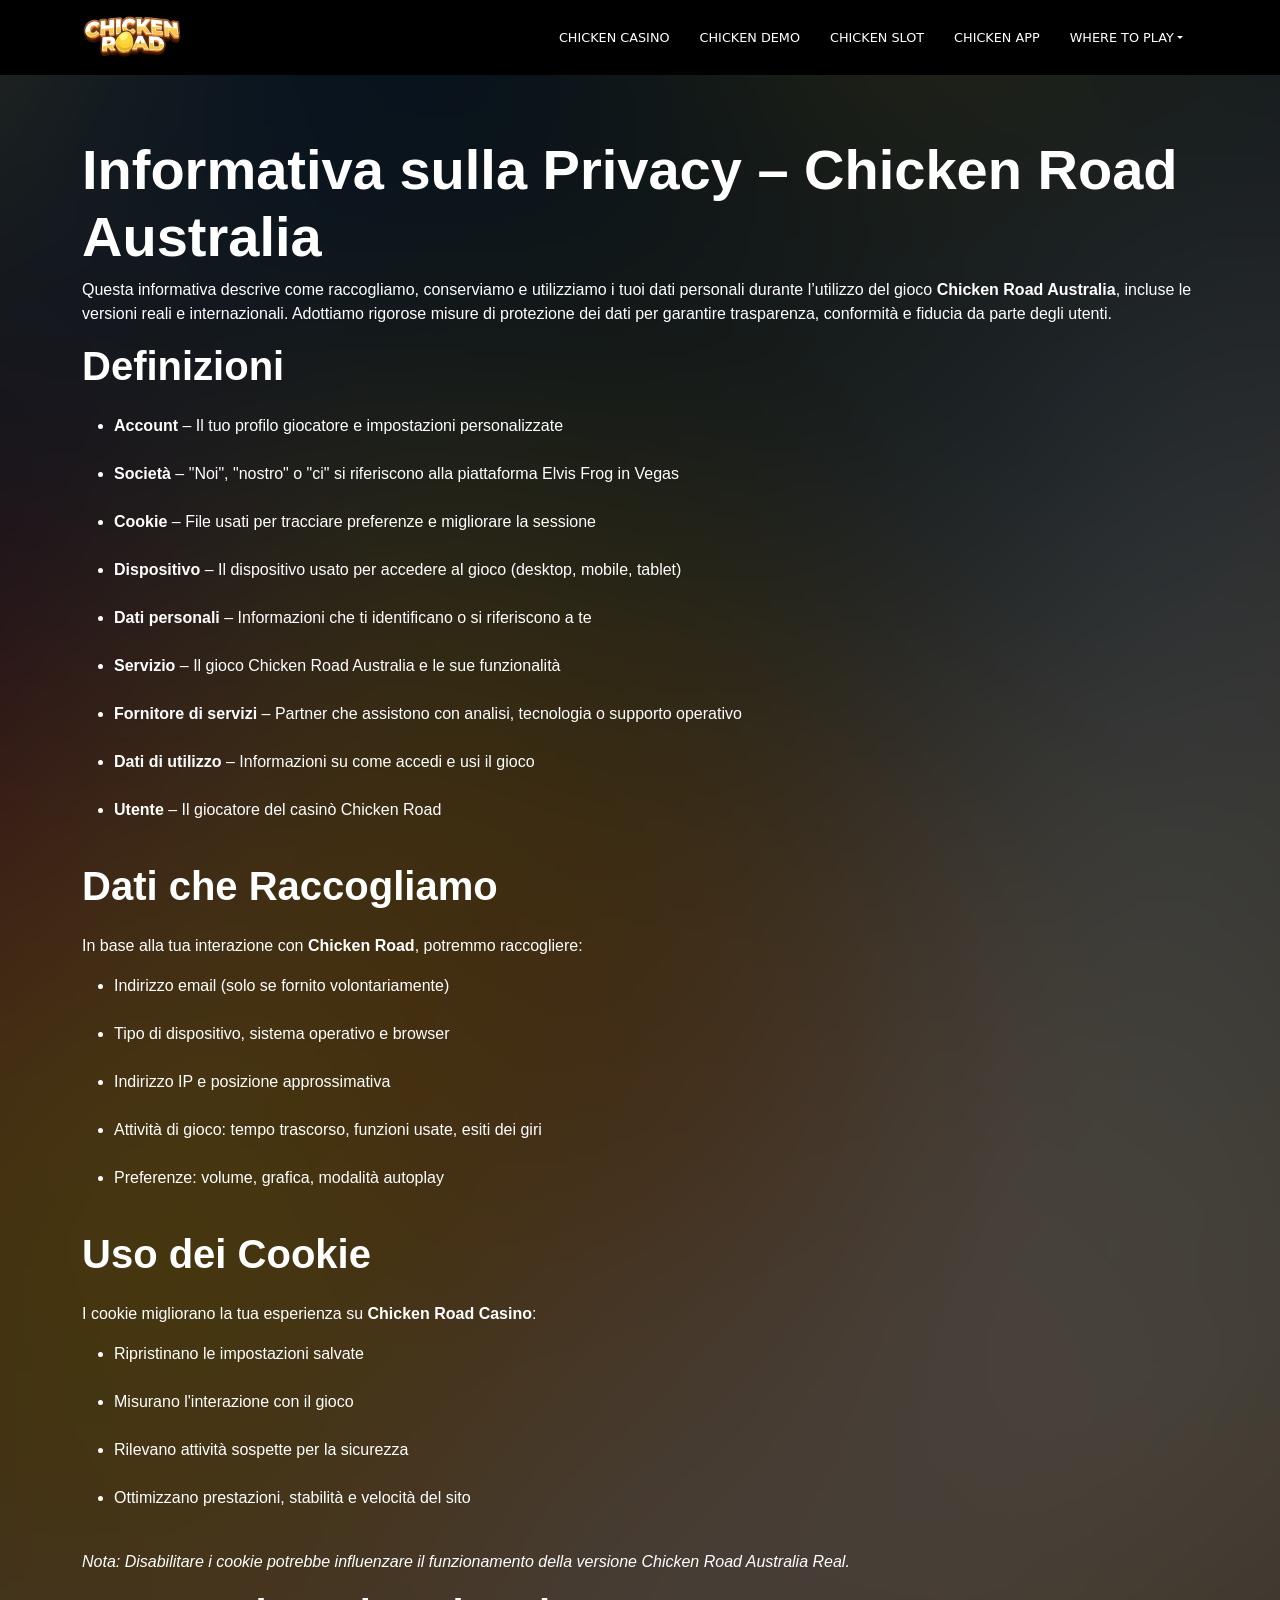
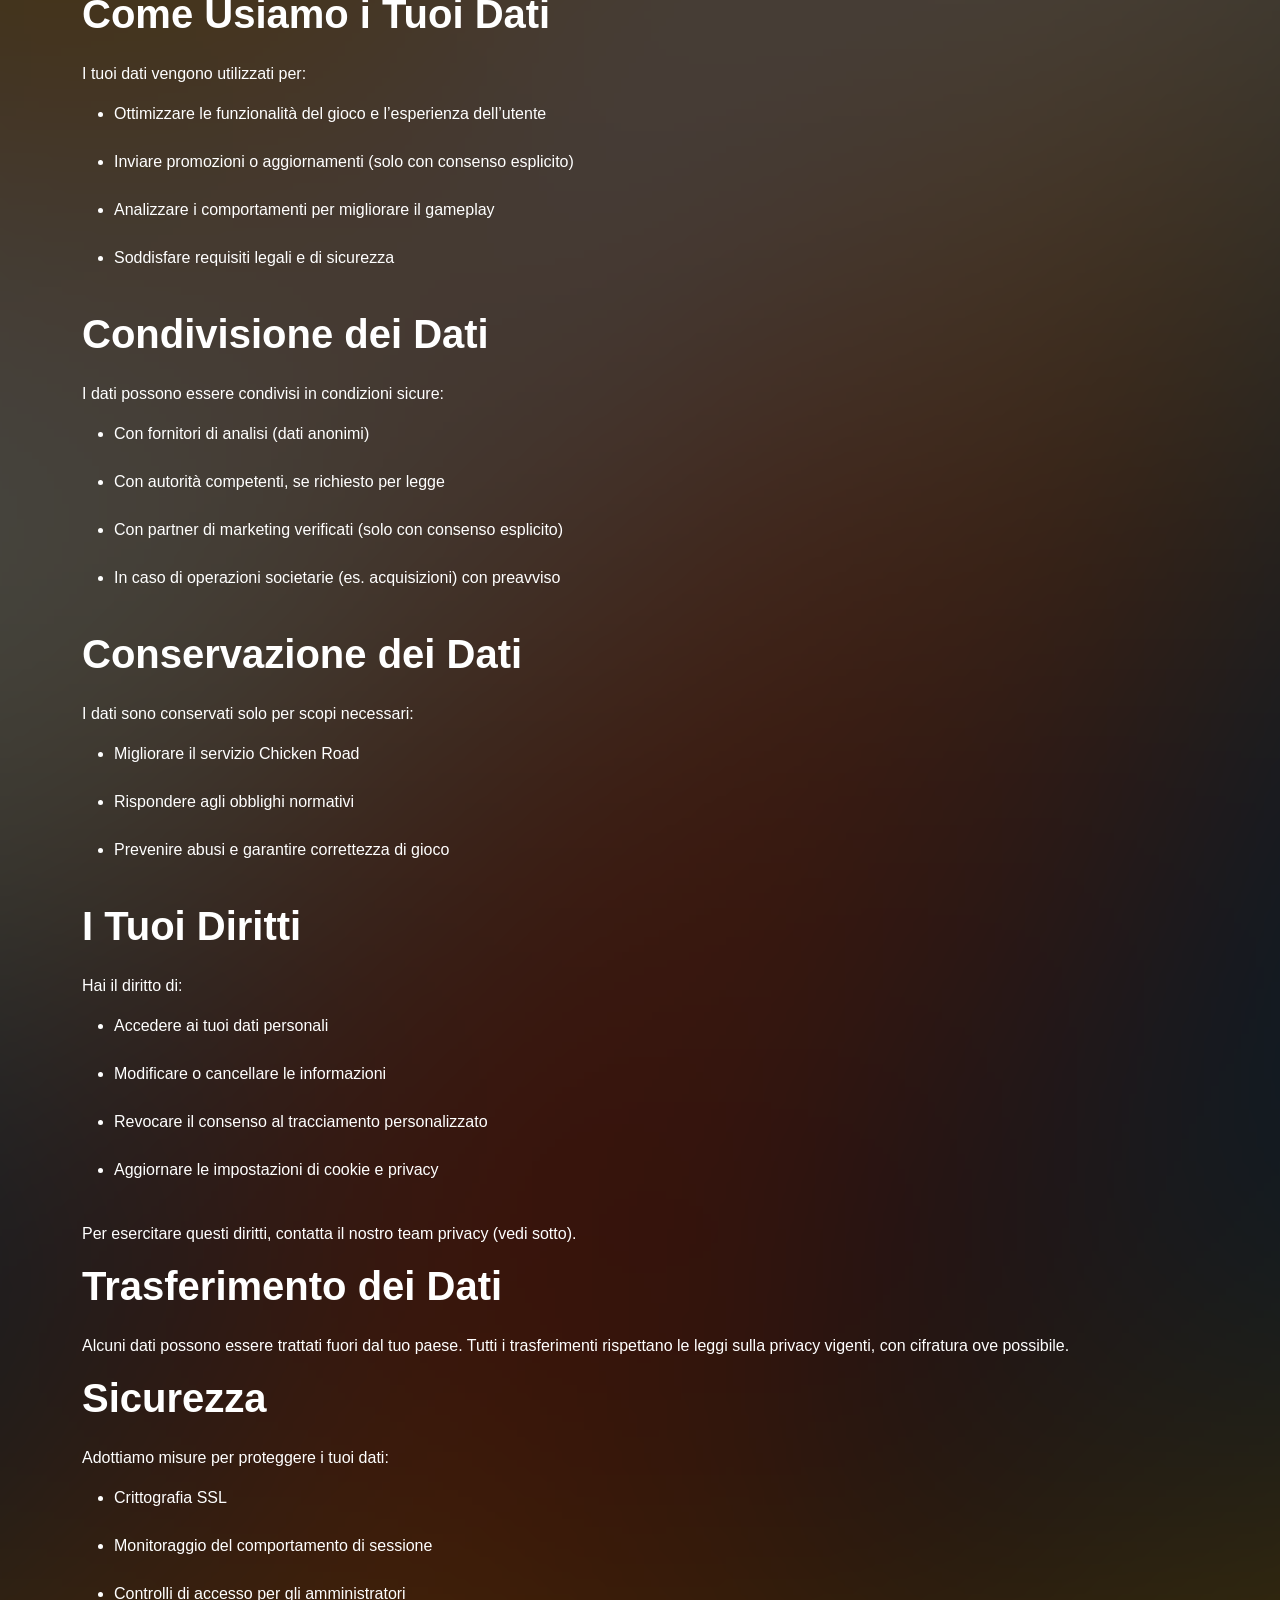
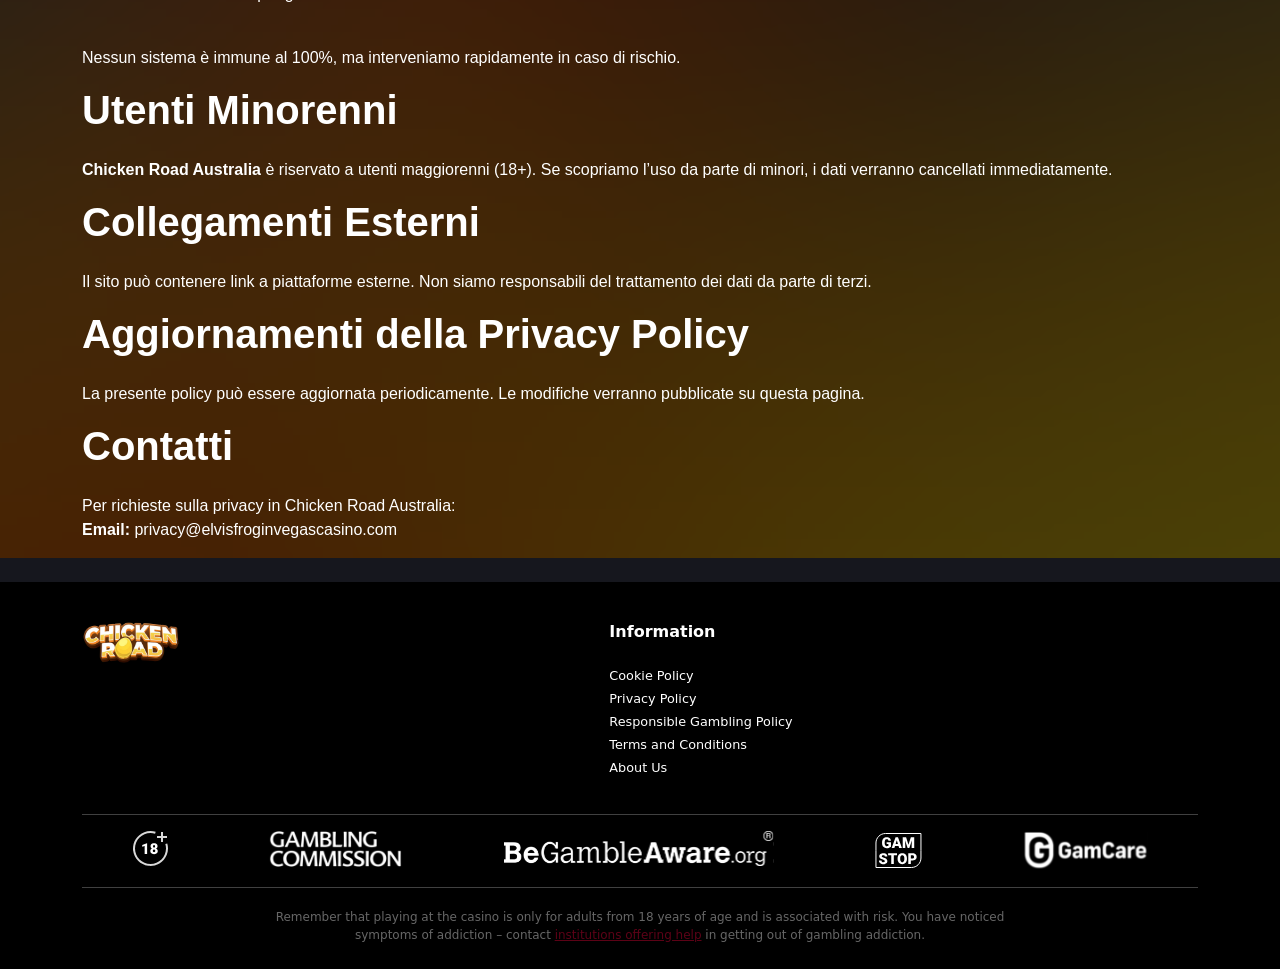
<file: privacy/index.html>
<!DOCTYPE html>
<html lang="it">

<head>
  <meta charset="UTF-8">
  <meta name="viewport" content="width=device-width">
  <meta name="robots" content="index, follow, max-image-preview:large, max-snippet:-1, max-video-preview:-1">

  <link rel="canonical" href="https://diamondspowerit.com/privacy-policy/">

  <link media="all" href="../css/autoptimize_9b123d720d574cecab7c6b5d40584863.css" rel="stylesheet">
  <title>Chicken Road Australia – Informativa sulla Privacy del Casinò</title>
  <meta name="description"
    content="Scopri come Chicken Road Australia protegge i tuoi dati personali e gestisce la privacy, il tracciamento e le funzionalità personalizzate durante il gioco reale.">


  <meta name="keywords"
    content="Chicken Road australia, Chicken Road, Chicken Road australia real, Chicken Road casino">
  <meta property="og:type" content="article">
  <meta property="og:title" content="Chicken Road Australia – Informativa sulla Privacy del Casinò">
  <meta property="og:description"
    content="Scopri come Chicken Road Australia protegge i tuoi dati personali e gestisce la privacy, il tracciamento e le funzionalità personalizzate durante il gioco reale.">

  <meta property="og:url" content="https://chickenroad-italy.org/privacy/">
  <meta name="twitter:card" content="summary_large_image">
  <meta name="twitter:title" content="Chicken Road Australia – Informativa sulla Privacy del Casinò">
  <meta name="twitter:description"
    content="Scopri come Chicken Road Australia protegge i tuoi dati personali e gestisce la privacy, il tracciamento e le funzionalità personalizzate durante il gioco reale.">

  <link rel="icon" type="image/png" href="/images/fav.png">
</head>

<body class="home wp-singular page-template-default page page-id-2 wp-custom-logo wp-theme body_frontend">
  <header class="header">
    <div class="container">
      <div class="header-wrap">
        <a href="/" class="logo">
          <span class="custom-logo-link"><img src="../images/logo.webp" class="custom-logo" alt="image" decoding="async"
              loading="lazy"></span>
        </a>
        <nav class="desktop_ver">
          <ul id="menu-primary-menu" class="menu">
            <li id="menu-item-684"
              class="menu-item menu-item-type-post_type menu-item-object-page nav-item nav-item-684"><a
                href="/chicken-casino/" class="">Chicken Casino</a></li>
            <li id="menu-item-1390"
              class="menu-item menu-item-type-post_type menu-item-object-page nav-item nav-item-1390"><a
                href="/chicken-demo/" class="">Chicken Demo</a></li>
            <li id="menu-item-1390"
              class="menu-item menu-item-type-post_type menu-item-object-page nav-item nav-item-1390"><a
                href="/chicken-slot/" class="">Chicken Slot</a></li>
            <li id="menu-item-1390"
              class="menu-item menu-item-type-post_type menu-item-object-page nav-item nav-item-1390"><a
                href="/chicken-app/" class="">Chicken App</a></li>


            <li id="menu-item-696"
              class="menu-item menu-item-type-custom menu-item-object-custom menu-item-home menu-item-has-children dropdown nav-item nav-item-696">
              <a class=" dropdown-toggle" aria-haspopup="true" aria-expanded="false" bis_skin_checked="1">Where
                to play</a>
              <ul class="dropdown-menu depth_0">
                <li id="menu-item-693" class="menu-item menu-item-type-post_type menu-item-object-page menu-item-693"><a
                    href="/spelcasino-chicken/">Spelcasino Chicken</a></li>
                <li id="menu-item-693" class="menu-item menu-item-type-post_type menu-item-object-page menu-item-693"><a
                    href="/sisal-chicken/">Sisal Chicken</a></li>
                <li id="menu-item-693" class="menu-item menu-item-type-post_type menu-item-object-page menu-item-693"><a
                    href="/lottomatica-chicken/">Lottomatica Chicken</a></li>
                <li id="menu-item-693" class="menu-item menu-item-type-post_type menu-item-object-page menu-item-693"><a
                    href="/roadcasino-chicken/">Roadcasino Chicken</a></li>

              </ul>
            </li>


          </ul>
        </nav>

        <div class="offcanvas offcanvas-end" tabindex="-1" id="offcanvas_nav_header">
          <div class="offcanvas-header">
            <button type="button" class="btn-close text-reset" data-bs-dismiss="offcanvas" aria-label="Close"></button>
          </div>
          <div class="offcanvas-body">
            <nav class="mobile_ver">
              <ul id="menu-primary-menu-1" class="menu">
                <li id="menu-item-684"
                  class="menu-item menu-item-type-post_type menu-item-object-page nav-item nav-item-684"><a
                    href="/chicken-casino/" class="">Chicken Casino</a></li>
                <li id="menu-item-1390"
                  class="menu-item menu-item-type-post_type menu-item-object-page nav-item nav-item-1390"><a
                    href="/chicken-demo/" class="">Chicken Demo</a></li>
                <li id="menu-item-1390"
                  class="menu-item menu-item-type-post_type menu-item-object-page nav-item nav-item-1390"><a
                    href="/chicken-slot/" class="">Chicken Slot</a></li>
                <li id="menu-item-1390"
                  class="menu-item menu-item-type-post_type menu-item-object-page nav-item nav-item-1390"><a
                    href="/chicken-app/" class="">Chicken App</a></li>


                <li id="menu-item-696"
                  class="menu-item menu-item-type-custom menu-item-object-custom menu-item-home menu-item-has-children dropdown nav-item nav-item-696">
                  <a class=" dropdown-toggle" aria-haspopup="true" aria-expanded="false" bis_skin_checked="1">Where
                    to play</a>
                  <ul class="dropdown-menu depth_0">
                    <li id="menu-item-693"
                      class="menu-item menu-item-type-post_type menu-item-object-page menu-item-693"><a
                        href="/spelcasino-chicken/">Spelcasino Chicken</a></li>
                    <li id="menu-item-693"
                      class="menu-item menu-item-type-post_type menu-item-object-page menu-item-693"><a
                        href="/sisal-chicken/">Sisal Chicken</a></li>
                    <li id="menu-item-693"
                      class="menu-item menu-item-type-post_type menu-item-object-page menu-item-693"><a
                        href="/roadcasino-chicken/">Roadcasino Chicken</a></li>
                    <li id="menu-item-693"
                      class="menu-item menu-item-type-post_type menu-item-object-page menu-item-693"><a
                        href="/lottomatica-chicken/">Lottomatica Chicken</a></li>
                  </ul>
                </li>
              </ul>
            </nav>
          </div>
        </div>

        <div class="mobile-menu-button" data-bs-toggle="offcanvas" href="#offcanvas_nav_header" role="button"
          aria-controls="offcanvas_nav_header">
          <span></span>
          <span></span>
          <span></span>
        </div>
      </div>
    </div>


  </header>
  <main class="wrap">

    <div class="home-page">
      <div class="home-page-hero">
        <div class="container">
          <h1><strong>Informativa sulla Privacy – Chicken Road Australia</strong></h1>
          <p>Questa informativa descrive come raccogliamo, conserviamo e utilizziamo i tuoi dati personali durante
            l’utilizzo del gioco <strong>Chicken Road Australia</strong>, incluse le versioni reali e
            internazionali. Adottiamo rigorose misure di protezione dei dati per garantire trasparenza, conformità e
            fiducia da parte degli utenti.</p>
          <h2><strong>Definizioni</strong></h2>
          <ul>
            <li><strong>Account</strong> – Il tuo profilo giocatore e impostazioni personalizzate<br /><br /></li>
            <li><strong>Società</strong> – "Noi", "nostro" o "ci" si riferiscono alla piattaforma Elvis Frog in
              Vegas<br /><br /></li>
            <li><strong>Cookie</strong> – File usati per tracciare preferenze e migliorare la sessione<br /><br /></li>
            <li><strong>Dispositivo</strong> – Il dispositivo usato per accedere al gioco (desktop, mobile,
              tablet)<br /><br /></li>
            <li><strong>Dati personali</strong> – Informazioni che ti identificano o si riferiscono a te<br /><br />
            </li>
            <li><strong>Servizio</strong> – Il gioco Chicken Road Australia e le sue funzionalità<br /><br />
            </li>
            <li><strong>Fornitore di servizi</strong> – Partner che assistono con analisi, tecnologia o supporto
              operativo<br /><br /></li>
            <li><strong>Dati di utilizzo</strong> – Informazioni su come accedi e usi il gioco<br /><br /></li>
            <li><strong>Utente</strong> – Il giocatore del casinò Chicken Road<br /><br /></li>
          </ul>
          <h2><strong>Dati che Raccogliamo</strong></h2>
          <p>In base alla tua interazione con <strong>Chicken Road</strong>, potremmo raccogliere:</p>
          <ul>
            <li>Indirizzo email (solo se fornito volontariamente)<br /><br /></li>
            <li>Tipo di dispositivo, sistema operativo e browser<br /><br /></li>
            <li>Indirizzo IP e posizione approssimativa<br /><br /></li>
            <li>Attività di gioco: tempo trascorso, funzioni usate, esiti dei giri<br /><br /></li>
            <li>Preferenze: volume, grafica, modalità autoplay<br /><br /></li>
          </ul>
          <h2><strong>Uso dei Cookie</strong></h2>
          <p>I cookie migliorano la tua esperienza su <strong>Chicken Road Casino</strong>:</p>
          <ul>
            <li>Ripristinano le impostazioni salvate<br /><br /></li>
            <li>Misurano l'interazione con il gioco<br /><br /></li>
            <li>Rilevano attività sospette per la sicurezza<br /><br /></li>
            <li>Ottimizzano prestazioni, stabilità e velocità del sito<br /><br /></li>
          </ul>
          <p><em>Nota: Disabilitare i cookie potrebbe influenzare il funzionamento della versione Chicken Road
              Australia Real.</em></p>
          <h2><strong>Come Usiamo i Tuoi Dati</strong></h2>
          <p>I tuoi dati vengono utilizzati per:</p>
          <ul>
            <li>Ottimizzare le funzionalità del gioco e l’esperienza dell’utente<br /><br /></li>
            <li>Inviare promozioni o aggiornamenti (solo con consenso esplicito)<br /><br /></li>
            <li>Analizzare i comportamenti per migliorare il gameplay<br /><br /></li>
            <li>Soddisfare requisiti legali e di sicurezza<br /><br /></li>
          </ul>
          <h2><strong>Condivisione dei Dati</strong></h2>
          <p>I dati possono essere condivisi in condizioni sicure:</p>
          <ul>
            <li>Con fornitori di analisi (dati anonimi)<br /><br /></li>
            <li>Con autorità competenti, se richiesto per legge<br /><br /></li>
            <li>Con partner di marketing verificati (solo con consenso esplicito)<br /><br /></li>
            <li>In caso di operazioni societarie (es. acquisizioni) con preavviso<br /><br /></li>
          </ul>
          <h2><strong>Conservazione dei Dati</strong></h2>
          <p>I dati sono conservati solo per scopi necessari:</p>
          <ul>
            <li>Migliorare il servizio Chicken Road<br /><br /></li>
            <li>Rispondere agli obblighi normativi<br /><br /></li>
            <li>Prevenire abusi e garantire correttezza di gioco<br /><br /></li>
          </ul>
          <h2><strong>I Tuoi Diritti</strong></h2>
          <p>Hai il diritto di:</p>
          <ul>
            <li>Accedere ai tuoi dati personali<br /><br /></li>
            <li>Modificare o cancellare le informazioni<br /><br /></li>
            <li>Revocare il consenso al tracciamento personalizzato<br /><br /></li>
            <li>Aggiornare le impostazioni di cookie e privacy<br /><br /></li>
          </ul>
          <p>Per esercitare questi diritti, contatta il nostro team privacy (vedi sotto).</p>
          <h2><strong>Trasferimento dei Dati</strong></h2>
          <p>Alcuni dati possono essere trattati fuori dal tuo paese. Tutti i trasferimenti rispettano le leggi sulla
            privacy vigenti, con cifratura ove possibile.</p>
          <h2><strong>Sicurezza</strong></h2>
          <p>Adottiamo misure per proteggere i tuoi dati:</p>
          <ul>
            <li>Crittografia SSL<br /><br /></li>
            <li>Monitoraggio del comportamento di sessione<br /><br /></li>
            <li>Controlli di accesso per gli amministratori<br /><br /></li>
          </ul>
          <p>Nessun sistema è immune al 100%, ma interveniamo rapidamente in caso di rischio.</p>
          <h2><strong>Utenti Minorenni</strong></h2>
          <p><strong>Chicken Road Australia</strong> è riservato a utenti maggiorenni (18+). Se scopriamo l’uso
            da parte di minori, i dati verranno cancellati immediatamente.</p>
          <h2><strong>Collegamenti Esterni</strong></h2>
          <p>Il sito può contenere link a piattaforme esterne. Non siamo responsabili del trattamento dei dati da parte
            di terzi.</p>
          <h2><strong>Aggiornamenti della Privacy Policy</strong></h2>
          <p>La presente policy può essere aggiornata periodicamente. Le modifiche verranno pubblicate su questa pagina.
          </p>
          <h2><strong>Contatti</strong></h2>
          <p>Per richieste sulla privacy in Chicken Road Australia:<br /><strong>Email:</strong>
            privacy@elvisfroginvegascasino.com</p>
        </div>
      </div>

    </div>

  </main>
  <footer class="footer">
    <div class="container">
      <div class="row">
        <div class="col-lg-auto">
          <div class="footer-logo">
            <span class="custom-logo-link"><img src="../images/logo.webp" class="custom-logo" alt="image"
                decoding="async" loading="lazy"></span>
          </div>
        </div>
        <div class="col-lg">
          <div class="row footer-nav-wrap">
            <div class="col-lg-auto">
              <div class="footer-nav">
                <h4 class="heading d-none d-lg-block">Information</h4>
                <nav class="menu-footer-menu-2-container">
                  <ul id="menu-footer-menu-2" class="menu">
                    <li id="menu-item-707"
                      class="menu-item menu-item-type-post_type menu-item-object-page menu-item-707"><a
                        href="/cookie/">Cookie Policy</a></li>
                    <li id="menu-item-707"
                      class="menu-item menu-item-type-post_type menu-item-object-page menu-item-707"><a
                        href="/privacy/">Privacy Policy</a></li>
                    <li id="menu-item-708"
                      class="menu-item menu-item-type-post_type menu-item-object-page menu-item-708"><a
                        href="/responsible-gambling-policy/">Responsible Gambling Policy</a></li>
                    <li id="menu-item-1207"
                      class="menu-item menu-item-type-post_type menu-item-object-page menu-item-1207"><a
                        href="/terms/">Terms and Conditions</a></li>
                    <li id="menu-item-1207"
                      class="menu-item menu-item-type-post_type menu-item-object-page menu-item-1207"><a
                        href="/about/">About Us</a></li>
                  </ul>
                </nav>
              </div>
            </div>
          </div>
        </div>
        <div class="col-lg-4 d-none">
          <div class="footer-info text-center">
            <h4 class="heading">Information</h4>
            <div class="social">
              <a href="#">
                <svg width="9" height="18" viewBox="0 0 9 18" fill="currentColor" xmlns="http://www.w3.org/2000/svg">
                  <path
                    d="M7.3575 2.98875H9.00075V0.12675C8.71725 0.08775 7.74225 0 6.60675 0C4.2375 0 2.6145 1.49025 2.6145 4.22925V6.75H0V9.9495H2.6145V18H5.82V9.95025H8.32875L8.727 6.75075H5.81925V4.5465C5.82 3.62175 6.069 2.98875 7.3575 2.98875Z">
                  </path>
                </svg>
              </a>
              <a href="#">
                <svg width="19" height="16" viewBox="0 0 19 16" fill="currentColor" xmlns="http://www.w3.org/2000/svg">
                  <path
                    d="M16.5099 4.33475C17.2419 3.815 17.8576 3.16625 18.3594 2.41925V2.4185C17.6896 2.71175 16.9771 2.90675 16.2331 3.00125C16.9981 2.5445 17.5824 1.82675 17.8569 0.962C17.1436 1.38725 16.3561 1.68725 15.5169 1.85525C14.8396 1.13375 13.8744 0.6875 12.8214 0.6875C10.7784 0.6875 9.13363 2.34575 9.13363 4.37825C9.13363 4.67075 9.15837 4.952 9.21912 5.21975C6.15162 5.06975 3.43663 3.59975 1.61263 1.3595C1.29462 1.91225 1.10712 2.5445 1.10712 3.22475C1.10712 4.50275 1.76488 5.63525 2.74662 6.2915C2.15338 6.28025 1.57212 6.10775 1.07937 5.837V5.8775C1.07937 7.67075 2.35812 9.16024 4.03587 9.50375C3.73513 9.58625 3.40812 9.62525 3.06838 9.62525C2.83212 9.62525 2.59363 9.61174 2.37013 9.56225C2.84788 11.0232 4.20537 12.098 5.81787 12.1332C4.56238 13.115 2.96788 13.7067 1.24213 13.7067C0.939875 13.7067 0.649625 13.6932 0.359375 13.6565C1.99437 14.7102 3.93087 15.3125 6.02037 15.3125C12.5326 15.3125 16.7769 9.87949 16.5099 4.33475Z">
                  </path>
                </svg>
              </a>
              <a href="#">
                <svg width="19" height="18" viewBox="0 0 19 18" fill="currentColor" xmlns="http://www.w3.org/2000/svg">
                  <g clip-path="url(#clip0_90_450)">
                    <path
                      d="M9.36264 4.37891C6.81039 4.37891 4.74414 6.44741 4.74414 8.99741C4.74414 11.5497 6.81264 13.6159 9.36264 13.6159C11.9149 13.6159 13.9811 11.5474 13.9811 8.99741C13.9811 6.44516 11.9126 4.37891 9.36264 4.37891ZM9.36264 11.9952C7.70589 11.9952 6.36489 10.6534 6.36489 8.99741C6.36489 7.34141 7.70664 5.99966 9.36264 5.99966C11.0186 5.99966 12.3604 7.34141 12.3604 8.99741C12.3611 10.6534 11.0194 11.9952 9.36264 11.9952Z">
                    </path>
                    <path
                      d="M13.0705 0.05654C11.4145 -0.02071 7.3128 -0.01696 5.6553 0.05654C4.1988 0.12479 2.91405 0.47654 1.8783 1.51229C0.147295 3.24329 0.368545 5.57579 0.368545 8.99654C0.368545 12.4975 0.173545 14.776 1.8783 16.4808C3.61605 18.2178 5.9823 17.9905 9.36255 17.9905C12.8305 17.9905 14.0275 17.9928 15.2538 17.518C16.921 16.8708 18.1796 15.3805 18.3025 12.7038C18.3805 11.047 18.376 6.94604 18.3025 5.28854C18.154 2.12879 16.4583 0.21254 13.0705 0.05654ZM15.6918 15.3355C14.557 16.4703 12.9828 16.369 9.3408 16.369C5.5908 16.369 4.08705 16.4245 2.9898 15.3243C1.72605 14.0665 1.9548 12.0468 1.9548 8.98454C1.9548 4.84079 1.52955 1.85654 5.6883 1.64354C6.6438 1.60979 6.92505 1.59854 9.3303 1.59854L9.36405 1.62104C13.3608 1.62104 16.4965 1.20254 16.6848 5.36054C16.7275 6.30929 16.7373 6.59429 16.7373 8.99579C16.7365 12.7023 16.807 14.215 15.6918 15.3355Z">
                    </path>
                    <path
                      d="M14.1642 5.27569C14.7603 5.27569 15.2435 4.79249 15.2435 4.19644C15.2435 3.60038 14.7603 3.11719 14.1642 3.11719C13.5682 3.11719 13.085 3.60038 13.085 4.19644C13.085 4.79249 13.5682 5.27569 14.1642 5.27569Z">
                    </path>
                  </g>
                  <defs>
                    <clipPath id="clip0_90_450">
                      <rect width="18" height="18" fill="white" transform="translate(0.359375)"></rect>
                    </clipPath>
                  </defs>
                </svg>
              </a>
            </div>
          </div>
        </div>
      </div>

      <div class="footer-logos-wrap">
        <hr>
        <div class="footer-logos">
          <img src="../images/footer_18plus.svg" alt="18 plus">
          <img src="../images/footer_gambling_commission.svg" alt="gambling commission">
          <img src="../images/footer_begambleaware.svg" alt="begambleaware">
          <img src="../images/footer_gamstop.svg" alt="gamstop">
          <img src="../images/footer_gamecare.svg" alt="gamecare">
        </div>
        <hr class="hr_2">
      </div>

      <div class="footer-text">
        Remember that playing at the casino is only for adults from 18 years of age and is associated with risk. You
        have noticed symptoms of addiction – contact <a href="#">institutions offering
          help</a> in getting out of gambling addiction. </div>
    </div>

  </footer>

  <script src="../js/app.js"></script>

</body>

</html>
</file>
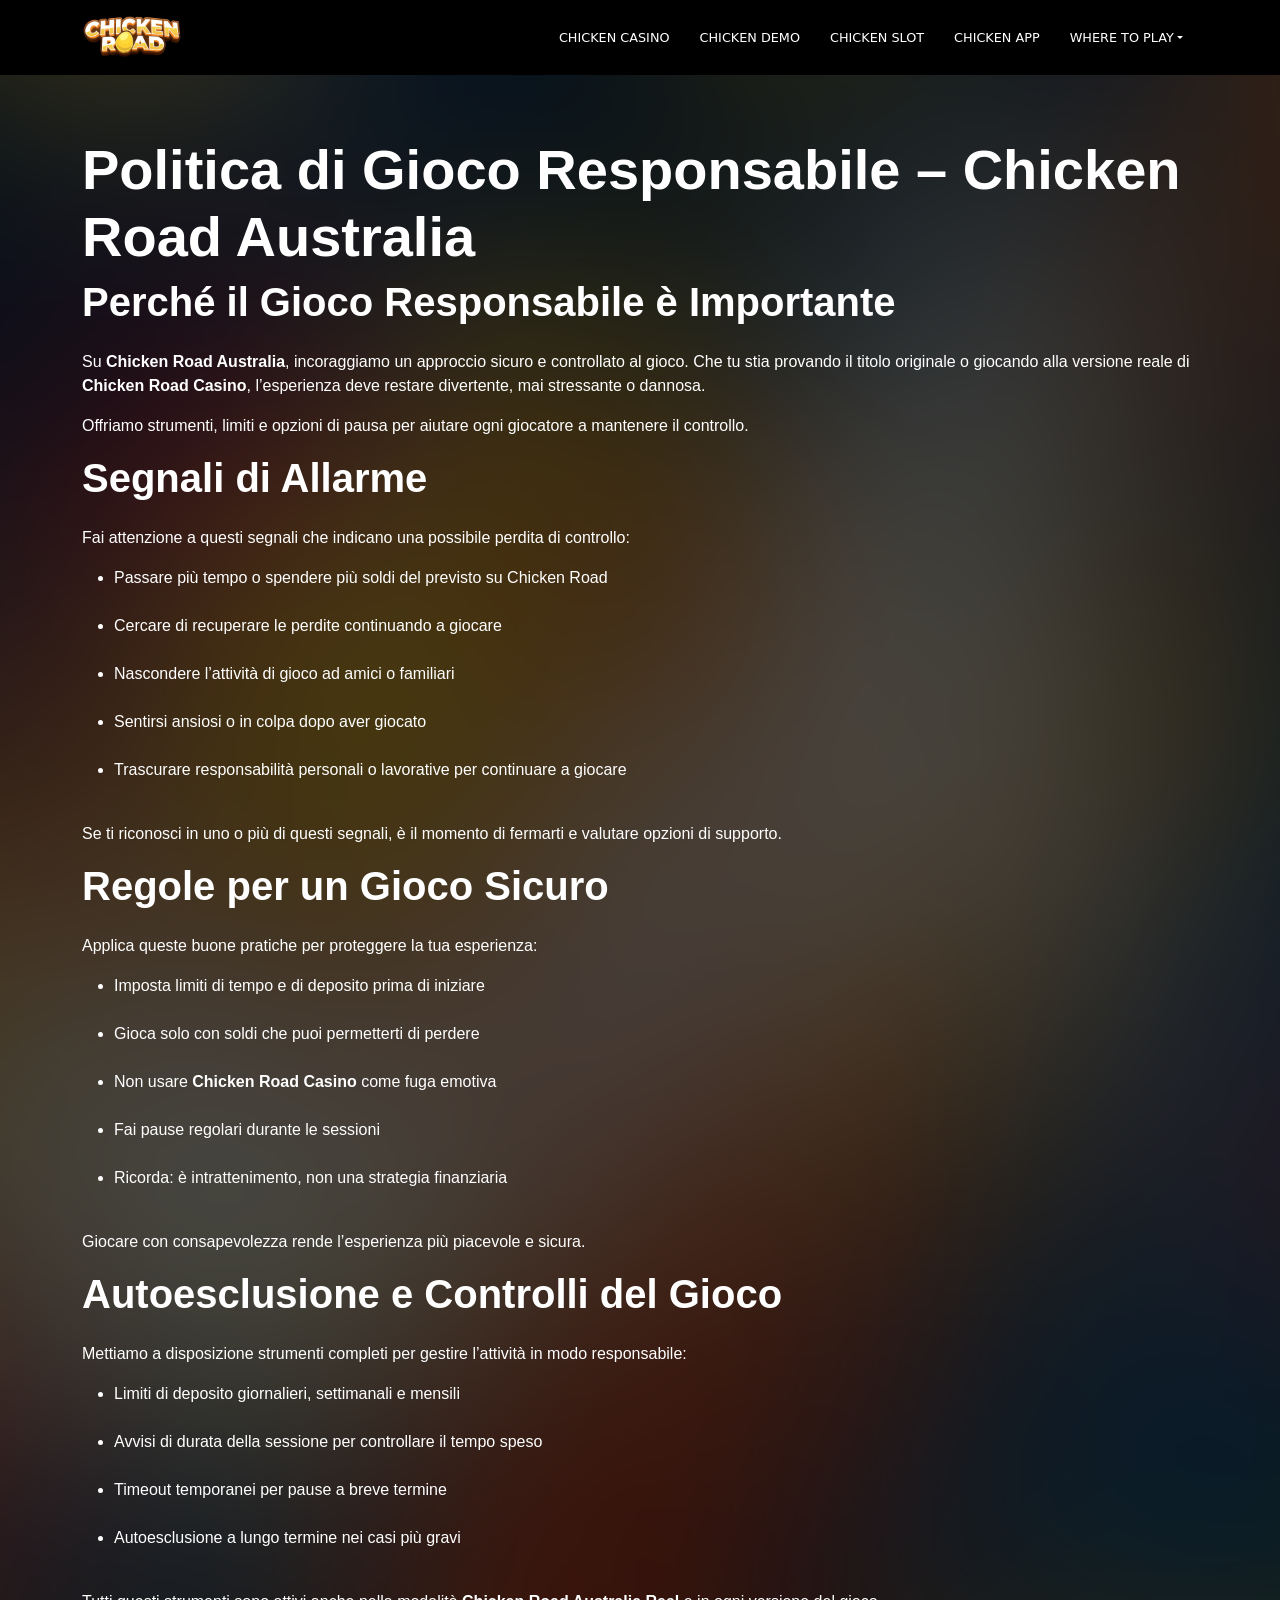
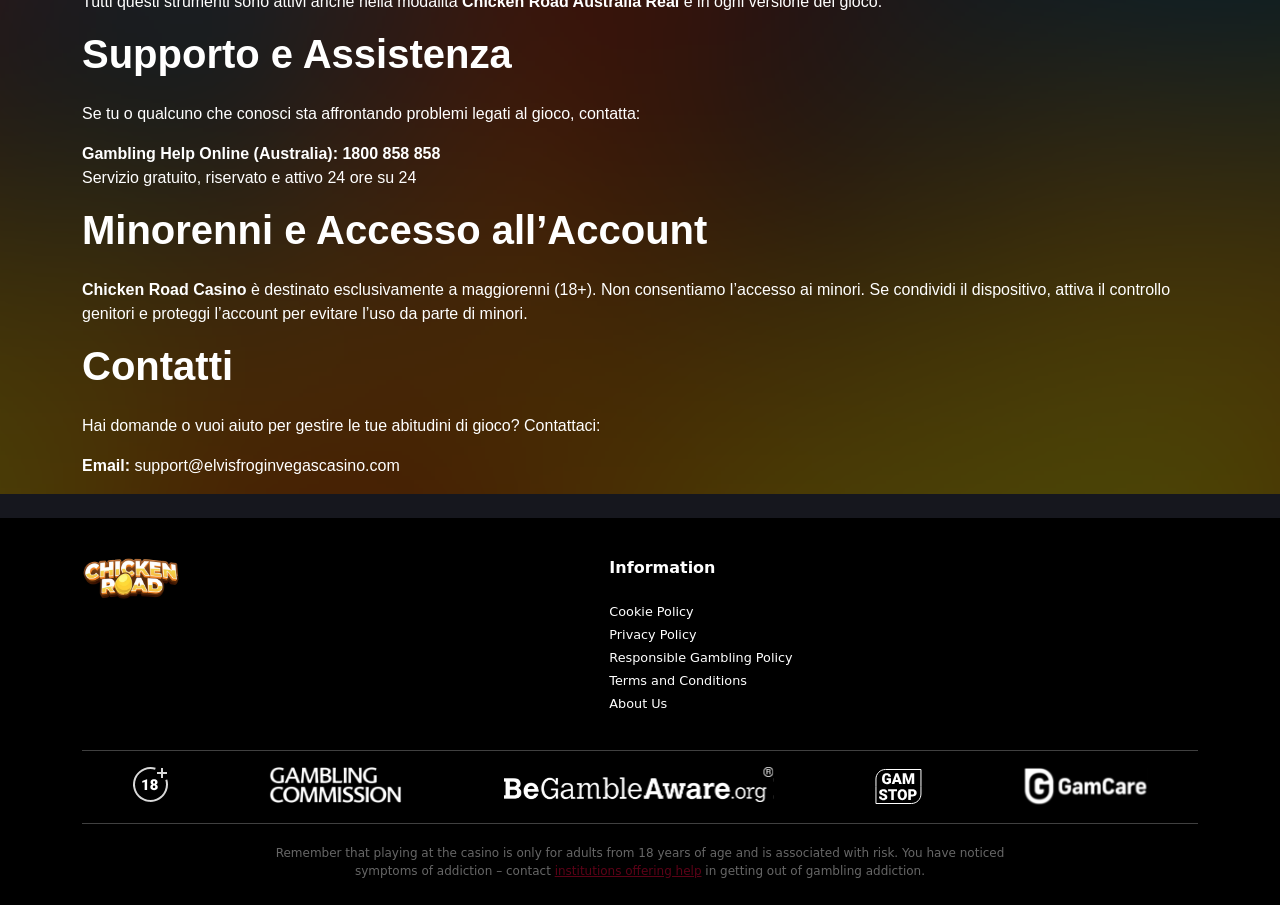
<file: responsible-gambling-policy/index.html>
<!DOCTYPE html>
<html lang="it">

<head>
  <meta charset="UTF-8">
  <meta name="viewport" content="width=device-width">
  <meta name="robots" content="index, follow, max-image-preview:large, max-snippet:-1, max-video-preview:-1">

  <link rel="canonical" href="https://diamondspowerit.com/responsible-gaming/">

  <link media="all" href="../css/autoptimize_9b123d720d574cecab7c6b5d40584863.css" rel="stylesheet">
  <title>Chicken Road Australia – Gioco Responsabile Casinò</title>
  <meta name="description"
    content="Mantieni il controllo mentre giochi a Chicken Road Australia. Scopri strumenti, limiti e consigli pratici per un’esperienza sicura e responsabile.">


  <meta name="keywords"
    content="Chicken Road australia, Chicken Road, Chicken Road australia real, Chicken Road casino">
  <meta property="og:type" content="article">
  <meta property="og:title" content="Chicken Road Australia – Gioco Responsabile Casinò">
  <meta property="og:description"
    content="Mantieni il controllo mentre giochi a Chicken Road Australia. Scopri strumenti, limiti e consigli pratici per un’esperienza sicura e responsabile.">

  <meta property="og:url" content="https://chickenroad-italy.org/responsible-gambling-policy/">
  <meta name="twitter:card" content="summary_large_image">
  <meta name="twitter:title" content="Chicken Road Australia – Gioco Responsabile Casinò">
  <meta name="twitter:description"
    content="Mantieni il controllo mentre giochi a Chicken Road Australia. Scopri strumenti, limiti e consigli pratici per un’esperienza sicura e responsabile.">

  <link rel="icon" type="image/png" href="/images/fav.png">
</head>

<body class="home wp-singular page-template-default page page-id-2 wp-custom-logo wp-theme body_frontend">
  <header class="header">
    <div class="container">
      <div class="header-wrap">
        <a href="/" class="logo">
          <span class="custom-logo-link"><img src="../images/logo.webp" class="custom-logo" alt="image" decoding="async"
              loading="lazy"></span>
        </a>
        <nav class="desktop_ver">
          <ul id="menu-primary-menu" class="menu">
            <li id="menu-item-684"
              class="menu-item menu-item-type-post_type menu-item-object-page nav-item nav-item-684"><a
                href="/chicken-casino/" class="">Chicken Casino</a></li>
            <li id="menu-item-1390"
              class="menu-item menu-item-type-post_type menu-item-object-page nav-item nav-item-1390"><a
                href="/chicken-demo/" class="">Chicken Demo</a></li>
            <li id="menu-item-1390"
              class="menu-item menu-item-type-post_type menu-item-object-page nav-item nav-item-1390"><a
                href="/chicken-slot/" class="">Chicken Slot</a></li>
            <li id="menu-item-1390"
              class="menu-item menu-item-type-post_type menu-item-object-page nav-item nav-item-1390"><a
                href="/chicken-app/" class="">Chicken App</a></li>


            <li id="menu-item-696"
              class="menu-item menu-item-type-custom menu-item-object-custom menu-item-home menu-item-has-children dropdown nav-item nav-item-696">
              <a class=" dropdown-toggle" aria-haspopup="true" aria-expanded="false" bis_skin_checked="1">Where
                to play</a>
              <ul class="dropdown-menu depth_0">
                <li id="menu-item-693" class="menu-item menu-item-type-post_type menu-item-object-page menu-item-693"><a
                    href="/spelcasino-chicken/">Spelcasino Chicken</a></li>
                <li id="menu-item-693" class="menu-item menu-item-type-post_type menu-item-object-page menu-item-693"><a
                    href="/sisal-chicken/">Sisal Chicken</a></li>
                <li id="menu-item-693" class="menu-item menu-item-type-post_type menu-item-object-page menu-item-693"><a
                    href="/lottomatica-chicken/">Lottomatica Chicken</a></li>
                <li id="menu-item-693" class="menu-item menu-item-type-post_type menu-item-object-page menu-item-693"><a
                    href="/roadcasino-chicken/">Roadcasino Chicken</a></li>

              </ul>
            </li>


          </ul>
        </nav>

        <div class="offcanvas offcanvas-end" tabindex="-1" id="offcanvas_nav_header">
          <div class="offcanvas-header">
            <button type="button" class="btn-close text-reset" data-bs-dismiss="offcanvas" aria-label="Close"></button>
          </div>
          <div class="offcanvas-body">
            <nav class="mobile_ver">
              <ul id="menu-primary-menu-1" class="menu">
                <li id="menu-item-684"
                  class="menu-item menu-item-type-post_type menu-item-object-page nav-item nav-item-684"><a
                    href="/chicken-casino/" class="">Chicken Casino</a></li>
                <li id="menu-item-1390"
                  class="menu-item menu-item-type-post_type menu-item-object-page nav-item nav-item-1390"><a
                    href="/chicken-demo/" class="">Chicken Demo</a></li>
                <li id="menu-item-1390"
                  class="menu-item menu-item-type-post_type menu-item-object-page nav-item nav-item-1390"><a
                    href="/chicken-slot/" class="">Chicken Slot</a></li>
                <li id="menu-item-1390"
                  class="menu-item menu-item-type-post_type menu-item-object-page nav-item nav-item-1390"><a
                    href="/chicken-app/" class="">Chicken App</a></li>


                <li id="menu-item-696"
                  class="menu-item menu-item-type-custom menu-item-object-custom menu-item-home menu-item-has-children dropdown nav-item nav-item-696">
                  <a class=" dropdown-toggle" aria-haspopup="true" aria-expanded="false" bis_skin_checked="1">Where
                    to play</a>
                  <ul class="dropdown-menu depth_0">
                    <li id="menu-item-693"
                      class="menu-item menu-item-type-post_type menu-item-object-page menu-item-693"><a
                        href="/spelcasino-chicken/">Spelcasino Chicken</a></li>
                    <li id="menu-item-693"
                      class="menu-item menu-item-type-post_type menu-item-object-page menu-item-693"><a
                        href="/sisal-chicken/">Sisal Chicken</a></li>
                    <li id="menu-item-693"
                      class="menu-item menu-item-type-post_type menu-item-object-page menu-item-693"><a
                        href="/roadcasino-chicken/">Roadcasino Chicken</a></li>
                    <li id="menu-item-693"
                      class="menu-item menu-item-type-post_type menu-item-object-page menu-item-693"><a
                        href="/lottomatica-chicken/">Lottomatica Chicken</a></li>
                  </ul>
                </li>
              </ul>
            </nav>
          </div>
        </div>

        <div class="mobile-menu-button" data-bs-toggle="offcanvas" href="#offcanvas_nav_header" role="button"
          aria-controls="offcanvas_nav_header">
          <span></span>
          <span></span>
          <span></span>
        </div>
      </div>
    </div>


  </header>
  <main class="wrap">

    <div class="home-page">
      <div class="home-page-hero">
        <div class="container">
          <h1><strong>Politica di Gioco Responsabile – Chicken Road Australia</strong></h1>
          <h2><strong>Perché il Gioco Responsabile è Importante</strong></h2>
          <p>Su <strong>Chicken Road Australia</strong>, incoraggiamo un approccio sicuro e controllato al gioco.
            Che tu stia provando il titolo originale o giocando alla versione reale di <strong>Chicken Road
              Casino</strong>, l’esperienza deve restare divertente, mai stressante o dannosa.</p>
          <p>Offriamo strumenti, limiti e opzioni di pausa per aiutare ogni giocatore a mantenere il controllo.</p>
          <h2><strong>Segnali di Allarme</strong></h2>
          <p>Fai attenzione a questi segnali che indicano una possibile perdita di controllo:</p>
          <ul>
            <li>Passare più tempo o spendere più soldi del previsto su Chicken Road<br /><br /></li>
            <li>Cercare di recuperare le perdite continuando a giocare<br /><br /></li>
            <li>Nascondere l’attività di gioco ad amici o familiari<br /><br /></li>
            <li>Sentirsi ansiosi o in colpa dopo aver giocato<br /><br /></li>
            <li>Trascurare responsabilità personali o lavorative per continuare a giocare<br /><br /></li>
          </ul>
          <p>Se ti riconosci in uno o più di questi segnali, è il momento di fermarti e valutare opzioni di supporto.
          </p>
          <h2><strong>Regole per un Gioco Sicuro</strong></h2>
          <p>Applica queste buone pratiche per proteggere la tua esperienza:</p>
          <ul>
            <li>Imposta limiti di tempo e di deposito prima di iniziare<br /><br /></li>
            <li>Gioca solo con soldi che puoi permetterti di perdere<br /><br /></li>
            <li>Non usare <strong>Chicken Road Casino</strong> come fuga emotiva<br /><br /></li>
            <li>Fai pause regolari durante le sessioni<br /><br /></li>
            <li>Ricorda: è intrattenimento, non una strategia finanziaria<br /><br /></li>
          </ul>
          <p>Giocare con consapevolezza rende l’esperienza più piacevole e sicura.</p>
          <h2><strong>Autoesclusione e Controlli del Gioco</strong></h2>
          <p>Mettiamo a disposizione strumenti completi per gestire l’attività in modo responsabile:</p>
          <ul>
            <li>Limiti di deposito giornalieri, settimanali e mensili<br /><br /></li>
            <li>Avvisi di durata della sessione per controllare il tempo speso<br /><br /></li>
            <li>Timeout temporanei per pause a breve termine<br /><br /></li>
            <li>Autoesclusione a lungo termine nei casi più gravi<br /><br /></li>
          </ul>
          <p>Tutti questi strumenti sono attivi anche nella modalità <strong>Chicken Road Australia Real</strong>
            e in ogni versione del gioco.</p>
          <h2><strong>Supporto e Assistenza</strong></h2>
          <p>Se tu o qualcuno che conosci sta affrontando problemi legati al gioco, contatta:</p>
          <p><strong>Gambling Help Online (Australia): 1800 858 858</strong><strong><br /></strong> Servizio gratuito,
            riservato e attivo 24 ore su 24</p>
          <h2><strong>Minorenni e Accesso all’Account</strong></h2>
          <p><strong>Chicken Road Casino</strong> è destinato esclusivamente a maggiorenni (18+). Non consentiamo
            l’accesso ai minori. Se condividi il dispositivo, attiva il controllo genitori e proteggi l’account per
            evitare l’uso da parte di minori.</p>
          <h2><strong>Contatti</strong></h2>
          <p>Hai domande o vuoi aiuto per gestire le tue abitudini di gioco? Contattaci:</p>
          <p><strong>Email:</strong> support@elvisfroginvegascasino.com</p>
        </div>
      </div>

    </div>

  </main>
  <footer class="footer">
    <div class="container">
      <div class="row">
        <div class="col-lg-auto">
          <div class="footer-logo">
            <span class="custom-logo-link"><img src="../images/logo.webp" class="custom-logo" alt="image"
                decoding="async" loading="lazy"></span>
          </div>
        </div>
        <div class="col-lg">
          <div class="row footer-nav-wrap">
            <div class="col-lg-auto">
              <div class="footer-nav">
                <h4 class="heading d-none d-lg-block">Information</h4>
                <nav class="menu-footer-menu-2-container">
                  <ul id="menu-footer-menu-2" class="menu">
                    <li id="menu-item-707"
                      class="menu-item menu-item-type-post_type menu-item-object-page menu-item-707"><a
                        href="/cookie/">Cookie Policy</a></li>
                    <li id="menu-item-707"
                      class="menu-item menu-item-type-post_type menu-item-object-page menu-item-707"><a
                        href="/privacy/">Privacy Policy</a></li>
                    <li id="menu-item-708"
                      class="menu-item menu-item-type-post_type menu-item-object-page menu-item-708"><a
                        href="/responsible-gambling-policy/">Responsible Gambling Policy</a></li>
                    <li id="menu-item-1207"
                      class="menu-item menu-item-type-post_type menu-item-object-page menu-item-1207"><a
                        href="/terms/">Terms and Conditions</a></li>
                    <li id="menu-item-1207"
                      class="menu-item menu-item-type-post_type menu-item-object-page menu-item-1207"><a
                        href="/about/">About Us</a></li>
                  </ul>
                </nav>
              </div>
            </div>
          </div>
        </div>
        <div class="col-lg-4 d-none">
          <div class="footer-info text-center">
            <h4 class="heading">Information</h4>
            <div class="social">
              <a href="#">
                <svg width="9" height="18" viewBox="0 0 9 18" fill="currentColor" xmlns="http://www.w3.org/2000/svg">
                  <path
                    d="M7.3575 2.98875H9.00075V0.12675C8.71725 0.08775 7.74225 0 6.60675 0C4.2375 0 2.6145 1.49025 2.6145 4.22925V6.75H0V9.9495H2.6145V18H5.82V9.95025H8.32875L8.727 6.75075H5.81925V4.5465C5.82 3.62175 6.069 2.98875 7.3575 2.98875Z">
                  </path>
                </svg>
              </a>
              <a href="#">
                <svg width="19" height="16" viewBox="0 0 19 16" fill="currentColor" xmlns="http://www.w3.org/2000/svg">
                  <path
                    d="M16.5099 4.33475C17.2419 3.815 17.8576 3.16625 18.3594 2.41925V2.4185C17.6896 2.71175 16.9771 2.90675 16.2331 3.00125C16.9981 2.5445 17.5824 1.82675 17.8569 0.962C17.1436 1.38725 16.3561 1.68725 15.5169 1.85525C14.8396 1.13375 13.8744 0.6875 12.8214 0.6875C10.7784 0.6875 9.13363 2.34575 9.13363 4.37825C9.13363 4.67075 9.15837 4.952 9.21912 5.21975C6.15162 5.06975 3.43663 3.59975 1.61263 1.3595C1.29462 1.91225 1.10712 2.5445 1.10712 3.22475C1.10712 4.50275 1.76488 5.63525 2.74662 6.2915C2.15338 6.28025 1.57212 6.10775 1.07937 5.837V5.8775C1.07937 7.67075 2.35812 9.16024 4.03587 9.50375C3.73513 9.58625 3.40812 9.62525 3.06838 9.62525C2.83212 9.62525 2.59363 9.61174 2.37013 9.56225C2.84788 11.0232 4.20537 12.098 5.81787 12.1332C4.56238 13.115 2.96788 13.7067 1.24213 13.7067C0.939875 13.7067 0.649625 13.6932 0.359375 13.6565C1.99437 14.7102 3.93087 15.3125 6.02037 15.3125C12.5326 15.3125 16.7769 9.87949 16.5099 4.33475Z">
                  </path>
                </svg>
              </a>
              <a href="#">
                <svg width="19" height="18" viewBox="0 0 19 18" fill="currentColor" xmlns="http://www.w3.org/2000/svg">
                  <g clip-path="url(#clip0_90_450)">
                    <path
                      d="M9.36264 4.37891C6.81039 4.37891 4.74414 6.44741 4.74414 8.99741C4.74414 11.5497 6.81264 13.6159 9.36264 13.6159C11.9149 13.6159 13.9811 11.5474 13.9811 8.99741C13.9811 6.44516 11.9126 4.37891 9.36264 4.37891ZM9.36264 11.9952C7.70589 11.9952 6.36489 10.6534 6.36489 8.99741C6.36489 7.34141 7.70664 5.99966 9.36264 5.99966C11.0186 5.99966 12.3604 7.34141 12.3604 8.99741C12.3611 10.6534 11.0194 11.9952 9.36264 11.9952Z">
                    </path>
                    <path
                      d="M13.0705 0.05654C11.4145 -0.02071 7.3128 -0.01696 5.6553 0.05654C4.1988 0.12479 2.91405 0.47654 1.8783 1.51229C0.147295 3.24329 0.368545 5.57579 0.368545 8.99654C0.368545 12.4975 0.173545 14.776 1.8783 16.4808C3.61605 18.2178 5.9823 17.9905 9.36255 17.9905C12.8305 17.9905 14.0275 17.9928 15.2538 17.518C16.921 16.8708 18.1796 15.3805 18.3025 12.7038C18.3805 11.047 18.376 6.94604 18.3025 5.28854C18.154 2.12879 16.4583 0.21254 13.0705 0.05654ZM15.6918 15.3355C14.557 16.4703 12.9828 16.369 9.3408 16.369C5.5908 16.369 4.08705 16.4245 2.9898 15.3243C1.72605 14.0665 1.9548 12.0468 1.9548 8.98454C1.9548 4.84079 1.52955 1.85654 5.6883 1.64354C6.6438 1.60979 6.92505 1.59854 9.3303 1.59854L9.36405 1.62104C13.3608 1.62104 16.4965 1.20254 16.6848 5.36054C16.7275 6.30929 16.7373 6.59429 16.7373 8.99579C16.7365 12.7023 16.807 14.215 15.6918 15.3355Z">
                    </path>
                    <path
                      d="M14.1642 5.27569C14.7603 5.27569 15.2435 4.79249 15.2435 4.19644C15.2435 3.60038 14.7603 3.11719 14.1642 3.11719C13.5682 3.11719 13.085 3.60038 13.085 4.19644C13.085 4.79249 13.5682 5.27569 14.1642 5.27569Z">
                    </path>
                  </g>
                  <defs>
                    <clipPath id="clip0_90_450">
                      <rect width="18" height="18" fill="white" transform="translate(0.359375)"></rect>
                    </clipPath>
                  </defs>
                </svg>
              </a>
            </div>
          </div>
        </div>
      </div>

      <div class="footer-logos-wrap">
        <hr>
        <div class="footer-logos">
          <img src="../images/footer_18plus.svg" alt="18 plus">
          <img src="../images/footer_gambling_commission.svg" alt="gambling commission">
          <img src="../images/footer_begambleaware.svg" alt="begambleaware">
          <img src="../images/footer_gamstop.svg" alt="gamstop">
          <img src="../images/footer_gamecare.svg" alt="gamecare">
        </div>
        <hr class="hr_2">
      </div>

      <div class="footer-text">
        Remember that playing at the casino is only for adults from 18 years of age and is associated with risk. You
        have noticed symptoms of addiction – contact <a href="#">institutions offering
          help</a> in getting out of gambling addiction. </div>
    </div>

  </footer>

  <script src="../js/app.js"></script>

</body>

</html>
</file>
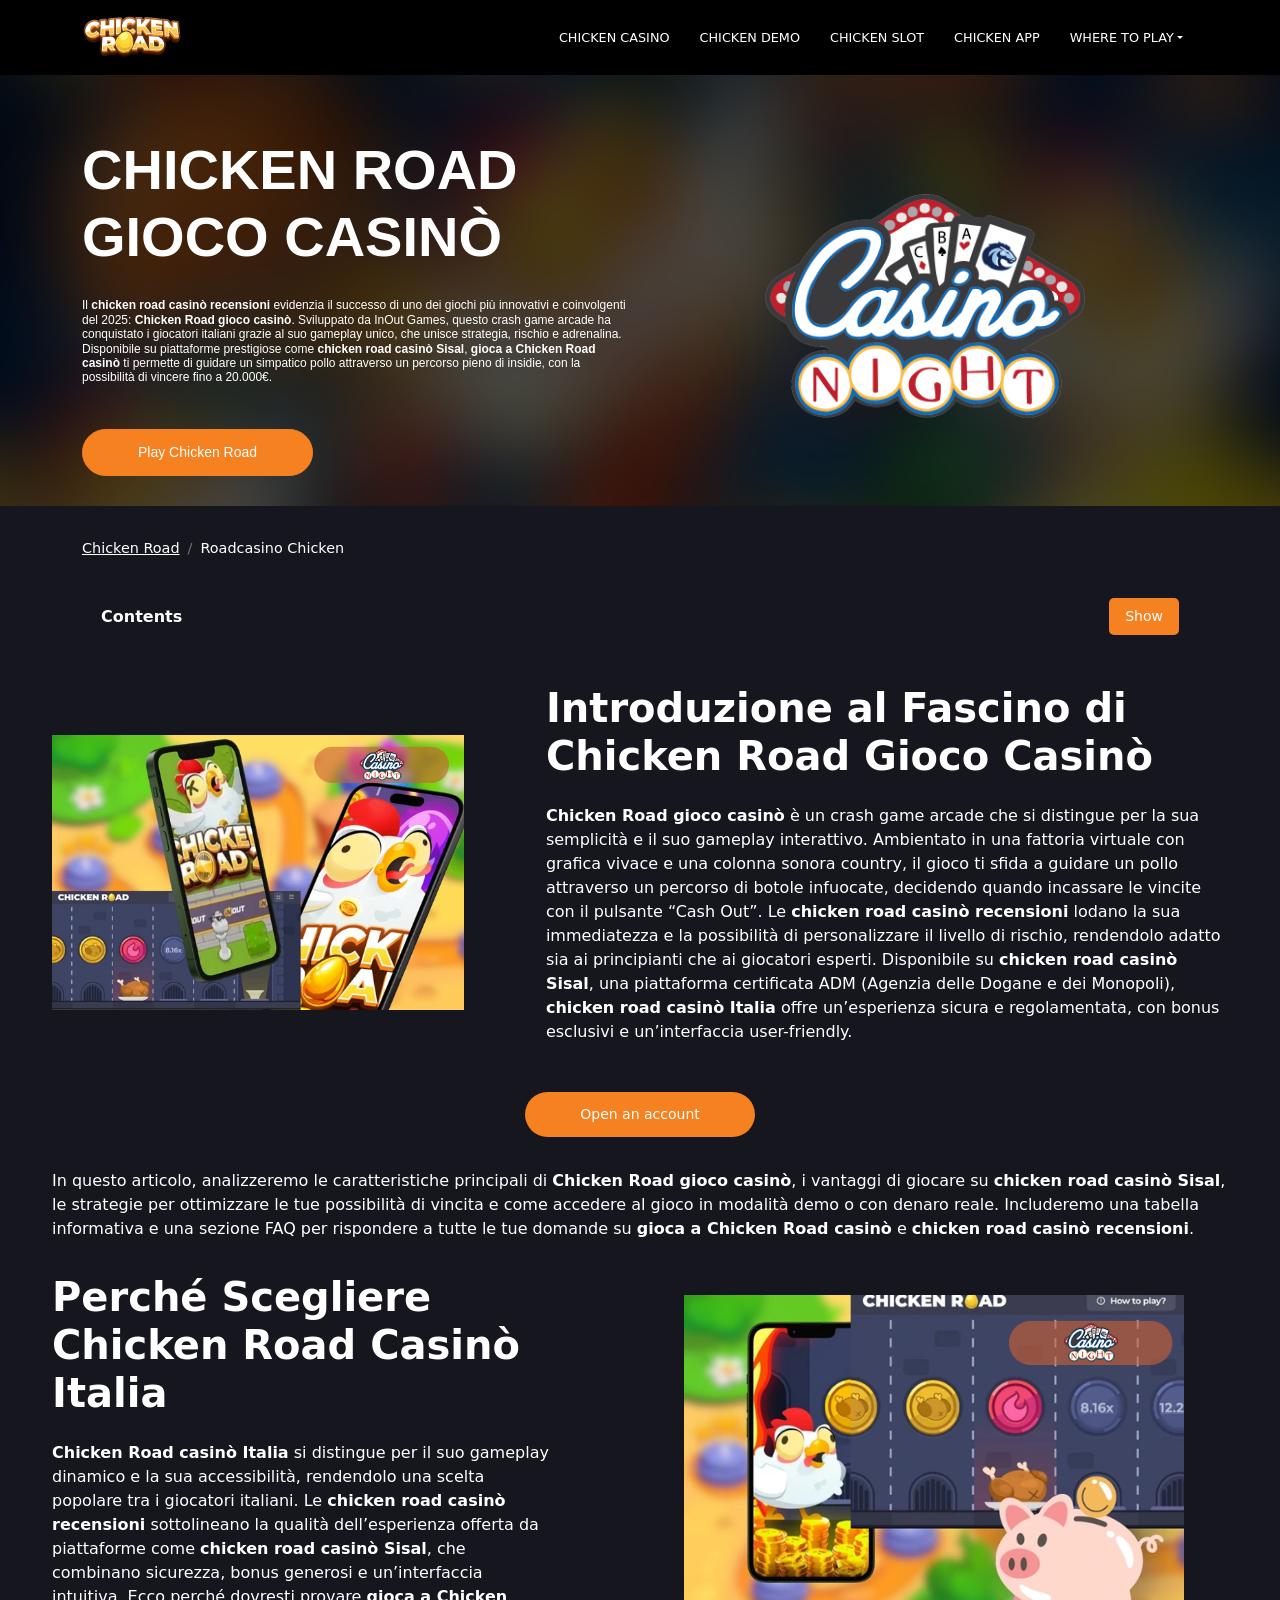
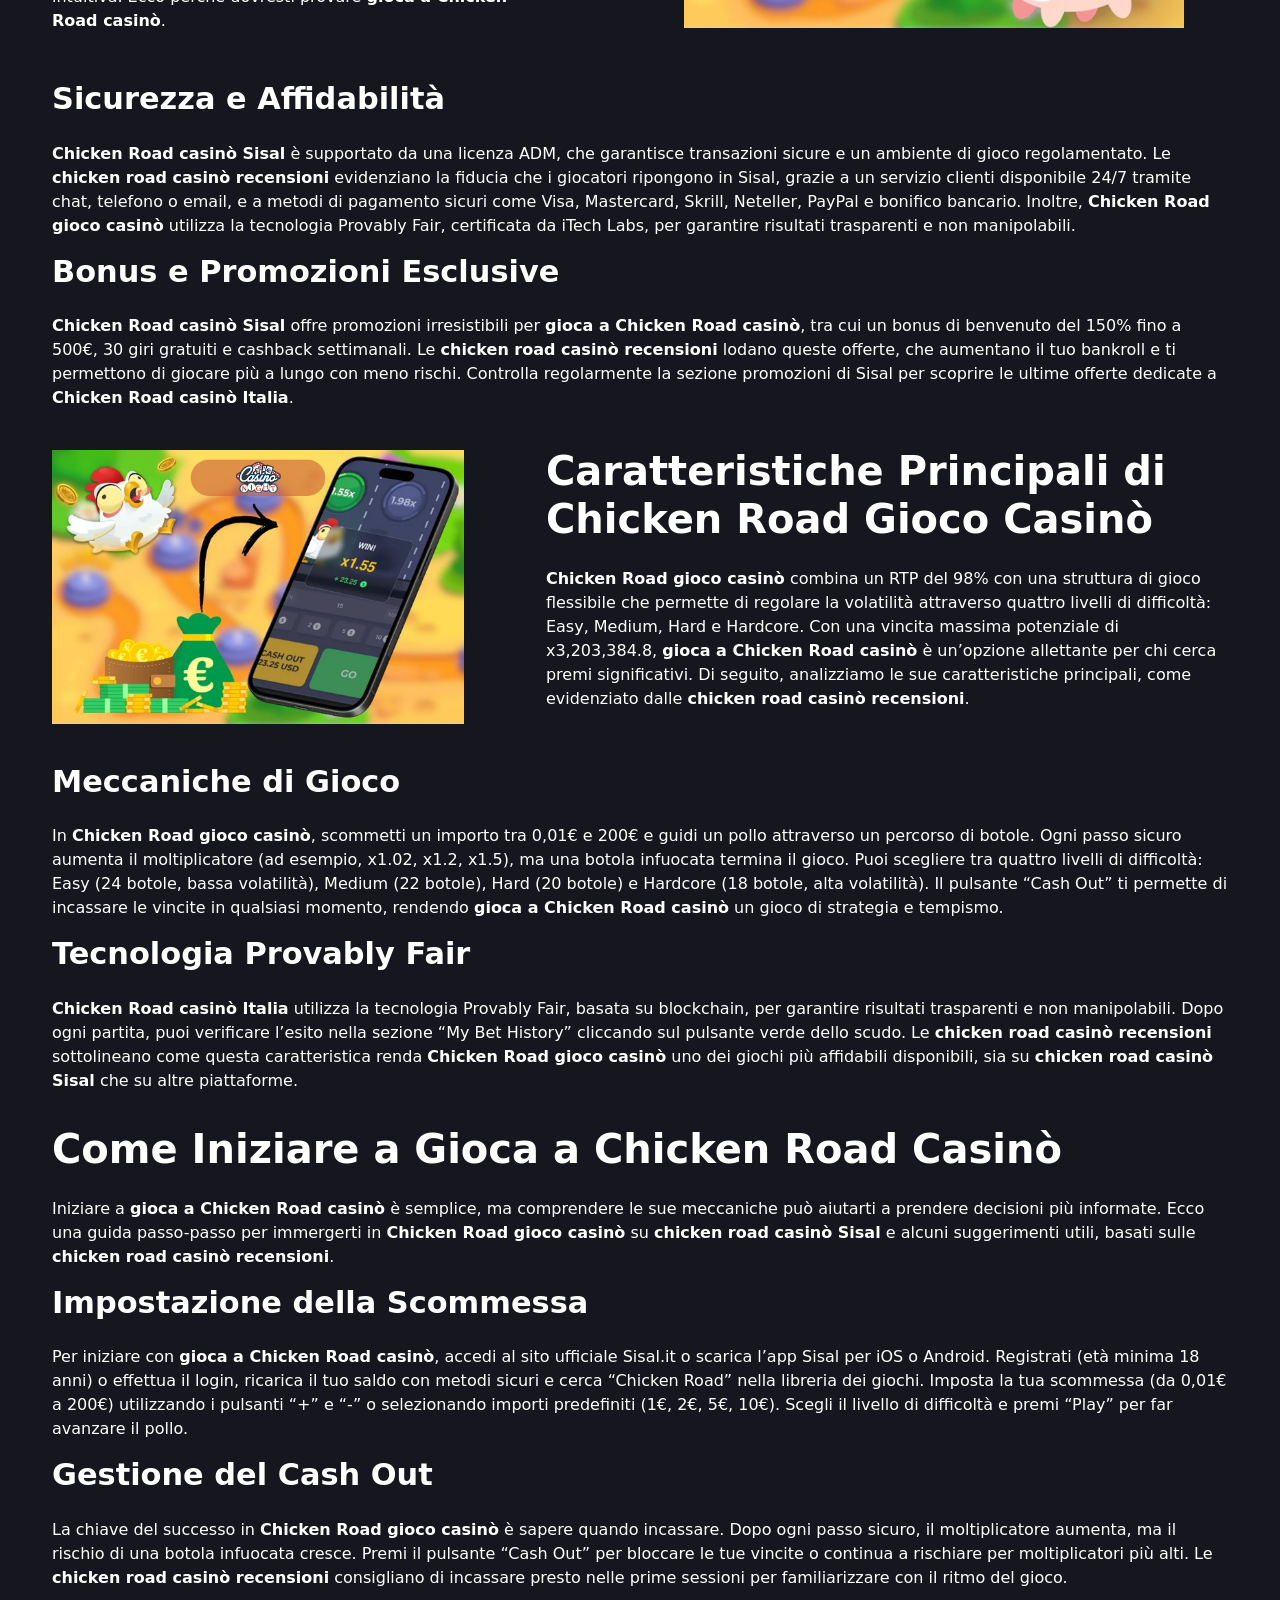
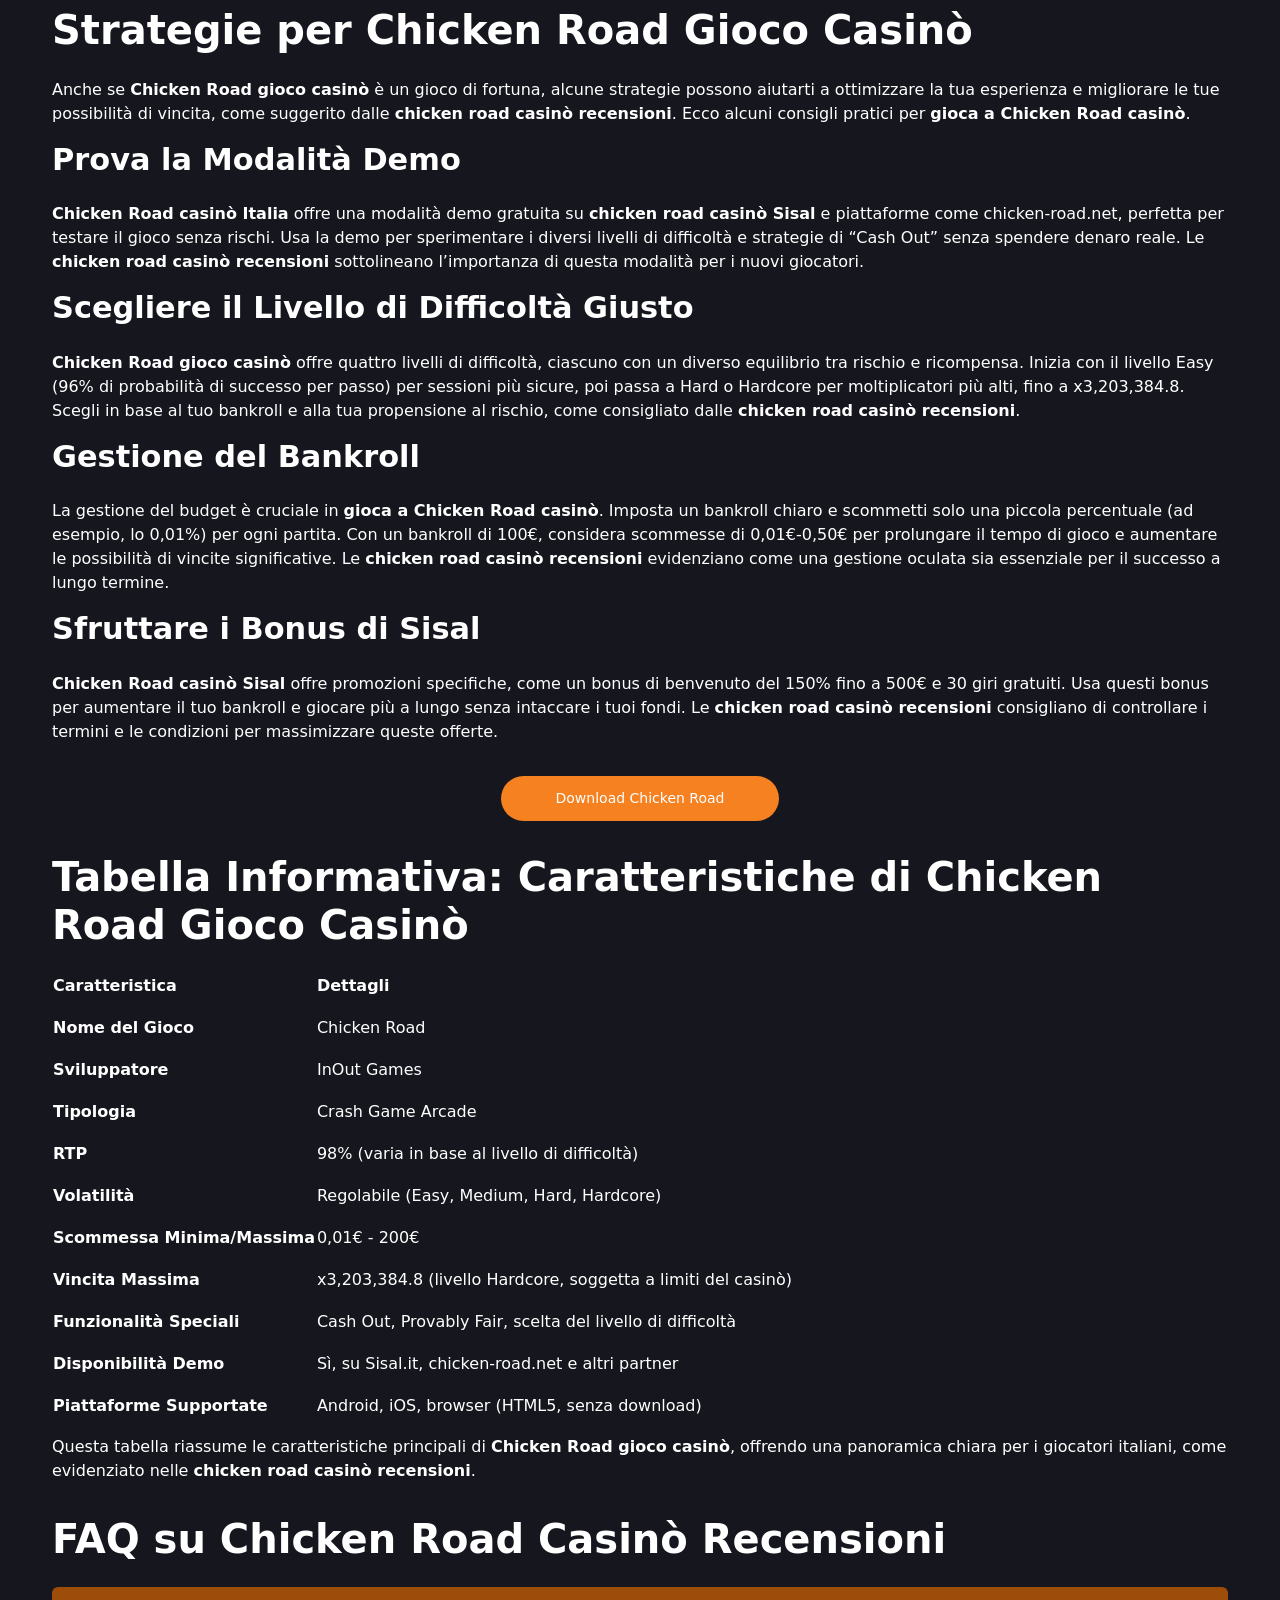
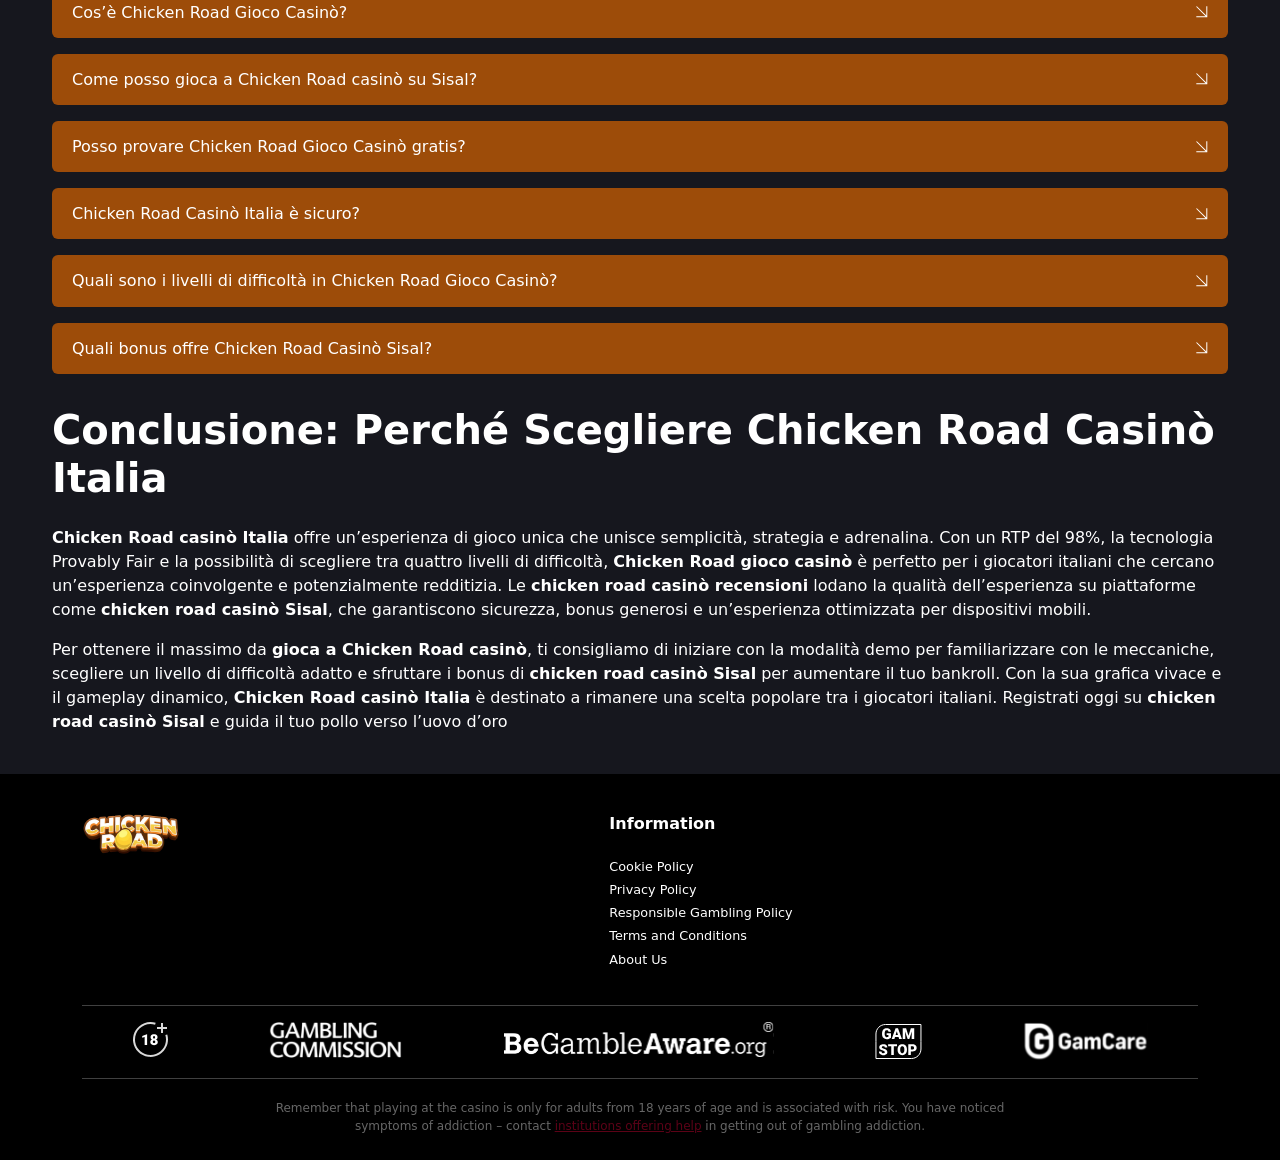
<file: roadcasino-chicken/index.html>
<!DOCTYPE html>
<html lang="it">

<head>
	<meta charset="UTF-8">
	<meta name="viewport" content="width=device-width">
	<meta name="robots" content="index, follow, max-image-preview:large, max-snippet:-1, max-video-preview:-1">

	<link rel="canonical" href="https://diamondspowerit.com/slot/">

	<link media="all" href="../css/autoptimize_9b123d720d574cecab7c6b5d40584863.css" rel="stylesheet">
	<title>Chicken Road casinò Italia – Gioca e leggi recensioni</title>
	<meta name="description"
		content="Chicken Road casinò Italia – Leggi recensioni e prova il famoso gioco nei migliori siti italiani">



	<meta name="keywords"
		content="chicken road casinò recensioni, chicken road gioco casinò, gioca a chicken road casinò, chicken road casinò sisal, chicken road casinò italia">
	<meta property="og:type" content="article">
	<meta property="og:title" content="Chicken Road casinò Italia – Gioca e leggi recensioni | Casino Game SpellWin">
	<meta property="og:description"
		content="Chicken Road casinò Italia – Leggi recensioni e prova il famoso gioco nei migliori siti italiani">
	<meta property="og:site_name" content="GatesofAdventures Beyond Wonderland">
	<meta property="og:url" content="https://chickenroad-italy.org/roadcasino-chicken/">
	<meta name="twitter:card" content="summary_large_image">
	<meta name="twitter:title" content="Chicken Road casinò Italia – Gioca e leggi recensioni | Casino Game SpellWin">
	<meta name="twitter:description"
		content="Chicken Road casinò Italia – Leggi recensioni e prova il famoso gioco nei migliori siti italiani">

	<link rel="icon" type="image/png" href="/images/fav.png">
</head>

<body class="home wp-singular page-template-default page page-id-2 wp-custom-logo wp-theme body_frontend">
	<header class="header">
		<div class="container">
			<div class="header-wrap">
				<a href="/" class="logo">
					<span class="custom-logo-link"><img src="../images/logo.webp" class="custom-logo" alt="image" decoding="async"
							loading="lazy"></span>
				</a>
				<nav class="desktop_ver">
					<ul id="menu-primary-menu" class="menu">
						<li id="menu-item-684"
							class="menu-item menu-item-type-post_type menu-item-object-page nav-item nav-item-684"><a
								href="/chicken-casino/" class="">Chicken Casino</a></li>
						<li id="menu-item-1390"
							class="menu-item menu-item-type-post_type menu-item-object-page nav-item nav-item-1390"><a
								href="/chicken-demo/" class="">Chicken Demo</a></li>
						<li id="menu-item-1390"
							class="menu-item menu-item-type-post_type menu-item-object-page nav-item nav-item-1390"><a
								href="/chicken-slot/" class="">Chicken Slot</a></li>
						<li id="menu-item-1390"
							class="menu-item menu-item-type-post_type menu-item-object-page nav-item nav-item-1390"><a
								href="/chicken-app/" class="">Chicken App</a></li>



						<li id="menu-item-696"
							class="menu-item menu-item-type-custom menu-item-object-custom menu-item-home menu-item-has-children dropdown nav-item nav-item-696">
							<a class=" dropdown-toggle" aria-haspopup="true" aria-expanded="false" bis_skin_checked="1">Where
								to play</a>
							<ul class="dropdown-menu depth_0">
								<li id="menu-item-693" class="menu-item menu-item-type-post_type menu-item-object-page menu-item-693"><a
										href="/spelcasino-chicken/">Spelcasino Chicken</a></li>
								<li id="menu-item-693" class="menu-item menu-item-type-post_type menu-item-object-page menu-item-693"><a
										href="/sisal-chicken/">Sisal Chicken</a></li>
								<li id="menu-item-693" class="menu-item menu-item-type-post_type menu-item-object-page menu-item-693"><a
										href="/lottomatica-chicken/">Lottomatica Chicken</a></li>
								<li id="menu-item-693" class="menu-item menu-item-type-post_type menu-item-object-page menu-item-693"><a
										href="/roadcasino-chicken/">Roadcasino Chicken</a></li>

							</ul>
						</li>


					</ul>
				</nav>

				<div class="offcanvas offcanvas-end" tabindex="-1" id="offcanvas_nav_header">
					<div class="offcanvas-header">
						<button type="button" class="btn-close text-reset" data-bs-dismiss="offcanvas" aria-label="Close"></button>
					</div>
					<div class="offcanvas-body">
						<nav class="mobile_ver">
							<ul id="menu-primary-menu-1" class="menu">
								<li id="menu-item-684"
									class="menu-item menu-item-type-post_type menu-item-object-page nav-item nav-item-684"><a
										href="/chicken-casino/" class="">Chicken Casino</a></li>
								<li id="menu-item-1390"
									class="menu-item menu-item-type-post_type menu-item-object-page nav-item nav-item-1390"><a
										href="/chicken-demo/" class="">Chicken Demo</a></li>
								<li id="menu-item-1390"
									class="menu-item menu-item-type-post_type menu-item-object-page nav-item nav-item-1390"><a
										href="/chicken-slot/" class="">Chicken Slot</a></li>
								<li id="menu-item-1390"
									class="menu-item menu-item-type-post_type menu-item-object-page nav-item nav-item-1390"><a
										href="/chicken-app/" class="">Chicken App</a></li>


								<li id="menu-item-696"
									class="menu-item menu-item-type-custom menu-item-object-custom menu-item-home menu-item-has-children dropdown nav-item nav-item-696">
									<a class=" dropdown-toggle" aria-haspopup="true" aria-expanded="false" bis_skin_checked="1">Where
										to play</a>
									<ul class="dropdown-menu depth_0">
										<li id="menu-item-693"
											class="menu-item menu-item-type-post_type menu-item-object-page menu-item-693"><a
												href="/spelcasino-chicken/">Spelcasino Chicken</a></li>
										<li id="menu-item-693"
											class="menu-item menu-item-type-post_type menu-item-object-page menu-item-693"><a
												href="/sisal-chicken/">Sisal Chicken</a></li>
										<li id="menu-item-693"
											class="menu-item menu-item-type-post_type menu-item-object-page menu-item-693"><a
												href="/roadcasino-chicken/">Roadcasino Chicken</a></li>
										<li id="menu-item-693"
											class="menu-item menu-item-type-post_type menu-item-object-page menu-item-693"><a
												href="/lottomatica-chicken/">Lottomatica Chicken</a></li>
									</ul>
								</li>
							</ul>
						</nav>
					</div>
				</div>

				<div class="mobile-menu-button" data-bs-toggle="offcanvas" href="#offcanvas_nav_header" role="button"
					aria-controls="offcanvas_nav_header">
					<span></span>
					<span></span>
					<span></span>
				</div>
			</div>
		</div>


	</header>
	<main class="wrap">

		<div class="review-page">
			<div class="welcome_section">
				<div class="container">
					<div class="welcome_section__wrap row">
						<div class="col-lg">
							<div class="welcome_section__content">
								<h1 class="title">
									<strong>
										Chicken Road Gioco Casinò
									</strong>
								</h1>
								<div class="descr">
									<p>Il <strong>chicken road casinò recensioni</strong> evidenzia il successo di uno dei giochi più
										innovativi e coinvolgenti del 2025: <strong>Chicken Road gioco casinò</strong>. Sviluppato da InOut
										Games, questo crash game arcade ha conquistato i giocatori italiani grazie al suo gameplay unico,
										che unisce strategia, rischio e adrenalina. Disponibile su piattaforme prestigiose come
										<strong>chicken road casinò Sisal</strong>, <strong>gioca a Chicken Road casinò</strong> ti permette
										di guidare un simpatico pollo attraverso un percorso pieno di insidie, con la possibilità di vincere
										fino a 20.000€. 
									</p>
								</div>
								<a href="https://go.coinstrikeholdwin.com/SY12N7?approach=chickenroadit" class="btn btn-primary">
									Play Chicken Road️</a>
							</div>
						</div>
						<div class="col-lg-6">
							<div class="welcome_section__image">
								<span class="get-image schema-image-object-thumbnail"><img width="300" height="211"
										src="../images/casinonight-logo.png" class="attachment-thumbnail size-thumbnail"
										alt="In addition to the fun of playing  many providers offer generous bonuses" decoding="async"
										fetchpriority="high" sizes="(max-width: 300px) 100vw, 300px" loading="lazy">

								</span>
							</div>
						</div>
					</div>
				</div>
			</div>

			<div class="container">
				<nav class="breadcrumbs">
					<ol class="breadcrumb">
						<li class="breadcrumb-item">
							<a href="/">Chicken Road</a>
						</li>
						<li class="breadcrumb-item active">Roadcasino Chicken</li>
					</ol>
				</nav>
				<nav>
					<div class="lwptoc lwptoc-baseItems lwptoc-light lwptoc-notInherit" data-smooth-scroll="1"
						data-smooth-scroll-offset="24" data-lwptoc-initialized="1">
						<div class="lwptoc_i">
							<div class="lwptoc_header">
								<b class="lwptoc_title">Contents</b>
							</div>
							<div class="lwptoc_items">
								<ol class="lwptoc_itemWrap">
									<li class="lwptoc_item"> <a href="#01">
											<span class="lwptoc_item_number">1</span>
											<span class="lwptoc_item_label">
												Introduzione al Fascino di Chicken Road Gioco Casinò

											</span>
										</a>
									</li>
									<li class="lwptoc_item"> <a href="#02">
											<span class="lwptoc_item_number">2</span>
											<span class="lwptoc_item_label">
												Perché Scegliere Chicken Road Casinò Italia

											</span>
										</a>
									</li>
									<li class="lwptoc_item"> <a href="#03">
											<span class="lwptoc_item_number">3</span>
											<span class="lwptoc_item_label">
												Caratteristiche Principali di Chicken Road Gioco Casinò

											</span>
										</a>
									</li>
									<li class="lwptoc_item"> <a href="#04">
											<span class="lwptoc_item_number">4</span>
											<span class="lwptoc_item_label">
												Come Iniziare a Gioca a Chicken Road Casinò

											</span>
										</a>
									</li>
									<li class="lwptoc_item"> <a href="#05">
											<span class="lwptoc_item_number">5</span>
											<span class="lwptoc_item_label">
												Strategie per Chicken Road Gioco Casinò

											</span>
										</a>
									</li>
									<li class="lwptoc_item"> <a href="#06">
											<span class="lwptoc_item_number">6</span>
											<span class="lwptoc_item_label">
												Tabella Informativa: Caratteristiche di Chicken Road Gioco Casinò

											</span>
										</a>
									</li>
									<li class="lwptoc_item"> <a href="#07">
											<span class="lwptoc_item_number">7</span>
											<span class="lwptoc_item_label">
												FAQ su Chicken Road Casinò Recensioni

											</span>
										</a>
									</li>
									<li class="lwptoc_item"> <a href="#08">
											<span class="lwptoc_item_number">8</span>
											<span class="lwptoc_item_label">
												Conclusione: Perché Scegliere Chicken Road Casinò Italia

											</span>
										</a>
									</li>

								</ol>
							</div>
						</div>
					</div>
				</nav>
			</div>

			<div class="wp-block-hc-container">
				<section class="wp-block-hc-alternate-group-section">
					<div class="media_block left">
						<h2 class="title" id="01">
							Introduzione al Fascino di Chicken Road Gioco Casinò

						</h2>
						<div class="content">
							<p><strong>Chicken Road gioco casinò</strong> è un crash game arcade che si distingue per la sua
								semplicità e il suo gameplay interattivo. Ambientato in una fattoria virtuale con grafica vivace e una
								colonna sonora country, il gioco ti sfida a guidare un pollo attraverso un percorso di botole infuocate,
								decidendo quando incassare le vincite con il pulsante “Cash Out”. Le <strong>chicken road casinò
									recensioni</strong> lodano la sua immediatezza e la possibilità di personalizzare il livello di
								rischio, rendendolo adatto sia ai principianti che ai giocatori esperti. Disponibile su <strong>chicken
									road casinò Sisal</strong>, una piattaforma certificata ADM (Agenzia delle Dogane e dei Monopoli),
								<strong>chicken road casinò Italia</strong> offre un’esperienza sicura e regolamentata, con bonus
								esclusivi e un’interfaccia user-friendly.
							</p>
						</div>
						<div class="image"> <span class="get-image schema-image-object-thumbnail"><img width="1024" height="720"
									src="../images/road1.png" class="attachment-large size-large" alt="Casino Bonus Overview"
									sizes="auto, (max-width: 1024px) 100vw, 1024px" loading="lazy" decoding="async">
							</span> </div>
					</div>

					<div
						class="wp-block-buttons is-content-justification-center is-layout-flex wp-container-core-buttons-is-layout-a89b3969 wp-block-buttons-is-layout-flex">
						<div class="wp-block-button"><a class="wp-block-button__link wp-element-button"
								href="https://go.coinstrikeholdwin.com/SY12N7?approach=chickenroadit" target="_blank"
								rel="nofollow noopener">Open an account</a></div>
					</div>
					<p>In questo articolo, analizzeremo le caratteristiche principali di <strong>Chicken Road gioco
							casinò</strong>, i vantaggi di giocare su <strong>chicken road casinò Sisal</strong>, le strategie per
						ottimizzare le tue possibilità di vincita e come accedere al gioco in modalità demo o con denaro reale.
						Includeremo una tabella informativa e una sezione FAQ per rispondere a tutte le tue domande su <strong>gioca
							a Chicken Road casinò</strong> e <strong>chicken road casinò recensioni</strong>.</p>
				</section>
				<section class="wp-block-hc-alternate-group-section">
					<div class="media_block right">
						<h2 class="title" id="02">
							Perché Scegliere Chicken Road Casinò Italia

						</h2>
						<div class="content">
							<p><strong>Chicken Road casinò Italia</strong> si distingue per il suo gameplay dinamico e la sua
								accessibilità, rendendolo una scelta popolare tra i giocatori italiani. Le <strong>chicken road casinò
									recensioni</strong> sottolineano la qualità dell’esperienza offerta da piattaforme come
								<strong>chicken road casinò Sisal</strong>, che combinano sicurezza, bonus generosi e un’interfaccia
								intuitiva. Ecco perché dovresti provare <strong>gioca a Chicken Road casinò</strong>.
							</p>
						</div>
						<div class="image"> <span class="get-image schema-image-object-thumbnail"><img width="1024" height="720"
									src="../images/road2.png" class="attachment-large size-large"
									alt="Adventures Stats with a big bonus to get you started"
									sizes="auto, (max-width: 1024px) 100vw, 1024px" loading="lazy" decoding="async">
							</span> </div>
					</div>
					<h3><strong>Sicurezza e Affidabilità</strong></h3>
					<p><strong>Chicken Road casinò Sisal</strong> è supportato da una licenza ADM, che garantisce transazioni
						sicure e un ambiente di gioco regolamentato. Le <strong>chicken road casinò recensioni</strong> evidenziano
						la fiducia che i giocatori ripongono in Sisal, grazie a un servizio clienti disponibile 24/7 tramite chat,
						telefono o email, e a metodi di pagamento sicuri come Visa, Mastercard, Skrill, Neteller, PayPal e bonifico
						bancario. Inoltre, <strong>Chicken Road gioco casinò</strong> utilizza la tecnologia Provably Fair,
						certificata da iTech Labs, per garantire risultati trasparenti e non manipolabili.</p>
					<h3><strong>Bonus e Promozioni Esclusive</strong></h3>
					<p><strong>Chicken Road casinò Sisal</strong> offre promozioni irresistibili per <strong>gioca a Chicken Road
							casinò</strong>, tra cui un bonus di benvenuto del 150% fino a 500€, 30 giri gratuiti e cashback
						settimanali. Le <strong>chicken road casinò recensioni</strong> lodano queste offerte, che aumentano il tuo
						bankroll e ti permettono di giocare più a lungo con meno rischi. Controlla regolarmente la sezione
						promozioni di Sisal per scoprire le ultime offerte dedicate a <strong>Chicken Road casinò Italia</strong>.
					</p>
					</p>
				</section>
				<section class="wp-block-hc-alternate-group-section">
					<div class="media_block left">
						<h2 class="title" id="03">
							Caratteristiche Principali di Chicken Road Gioco Casinò
						</h2>
						<div class="content">
							<p><strong>Chicken Road gioco casinò</strong> combina un RTP del 98% con una struttura di gioco flessibile
								che permette di regolare la volatilità attraverso quattro livelli di difficoltà: Easy, Medium, Hard e
								Hardcore. Con una vincita massima potenziale di x3,203,384.8, <strong>gioca a Chicken Road
									casinò</strong> è un’opzione allettante per chi cerca premi significativi. Di seguito, analizziamo le
								sue caratteristiche principali, come evidenziato dalle <strong>chicken road casinò recensioni</strong>.
							</p>
						</div>
						<div class="image"> <span class="get-image schema-image-object-thumbnail"><img width="1024" height="720"
									src="../images/road3.png" class="attachment-large size-large" alt="Masks start guide"
									sizes="auto, (max-width: 1024px) 100vw, 1024px" loading="lazy" decoding="async">
							</span> </div>
					</div>
					<h3><strong>Meccaniche di Gioco</strong></h3>
					<p>In <strong>Chicken Road gioco casinò</strong>, scommetti un importo tra 0,01€ e 200€ e guidi un pollo
						attraverso un percorso di botole. Ogni passo sicuro aumenta il moltiplicatore (ad esempio, x1.02, x1.2,
						x1.5), ma una botola infuocata termina il gioco. Puoi scegliere tra quattro livelli di difficoltà: Easy (24
						botole, bassa volatilità), Medium (22 botole), Hard (20 botole) e Hardcore (18 botole, alta volatilità). Il
						pulsante “Cash Out” ti permette di incassare le vincite in qualsiasi momento, rendendo <strong>gioca a
							Chicken Road casinò</strong> un gioco di strategia e tempismo.</p>
					<h3><strong>Tecnologia Provably Fair</strong></h3>
					<p><strong>Chicken Road casinò Italia</strong> utilizza la tecnologia Provably Fair, basata su blockchain, per
						garantire risultati trasparenti e non manipolabili. Dopo ogni partita, puoi verificare l’esito nella sezione
						“My Bet History” cliccando sul pulsante verde dello scudo. Le <strong>chicken road casinò
							recensioni</strong> sottolineano come questa caratteristica renda <strong>Chicken Road gioco
							casinò</strong> uno dei giochi più affidabili disponibili, sia su <strong>chicken road casinò
							Sisal</strong> che su altre piattaforme.</p>
				</section>
				<section class="wp-block-hc-alternate-group-section">
					<h2 class="wp-block-heading" id="04">
						Come Iniziare a Gioca a Chicken Road Casinò

					</h2>
					<p>Iniziare a <strong>gioca a Chicken Road casinò</strong> è semplice, ma comprendere le sue meccaniche può
						aiutarti a prendere decisioni più informate. Ecco una guida passo-passo per immergerti in <strong>Chicken
							Road gioco casinò</strong> su <strong>chicken road casinò Sisal</strong> e alcuni suggerimenti utili,
						basati sulle <strong>chicken road casinò recensioni</strong>.</p>
					<h3><strong>Impostazione della Scommessa</strong></h3>
					<p>Per iniziare con <strong>gioca a Chicken Road casinò</strong>, accedi al sito ufficiale Sisal.it o scarica
						l’app Sisal per iOS o Android. Registrati (età minima 18 anni) o effettua il login, ricarica il tuo saldo
						con metodi sicuri e cerca “Chicken Road” nella libreria dei giochi. Imposta la tua scommessa (da 0,01€ a
						200€) utilizzando i pulsanti “+” e “-” o selezionando importi predefiniti (1€, 2€, 5€, 10€). Scegli il
						livello di difficoltà e premi “Play” per far avanzare il pollo.</p>
					<h3><strong>Gestione del Cash Out</strong></h3>
					<p>La chiave del successo in <strong>Chicken Road gioco casinò</strong> è sapere quando incassare. Dopo ogni
						passo sicuro, il moltiplicatore aumenta, ma il rischio di una botola infuocata cresce. Premi il pulsante
						“Cash Out” per bloccare le tue vincite o continua a rischiare per moltiplicatori più alti. Le
						<strong>chicken road casinò recensioni</strong> consigliano di incassare presto nelle prime sessioni per
						familiarizzare con il ritmo del gioco.
					</p>
				</section>
				<section class="wp-block-hc-alternate-group-section">
					<div class="">
						<h2 class="title" id="05">
							Strategie per Chicken Road Gioco Casinò
						</h2>
						<div class="content">
							<p>Anche se <strong>Chicken Road gioco casinò</strong> è un gioco di fortuna, alcune strategie possono
								aiutarti a ottimizzare la tua esperienza e migliorare le tue possibilità di vincita, come suggerito
								dalle <strong>chicken road casinò recensioni</strong>. Ecco alcuni consigli pratici per <strong>gioca a
									Chicken Road casinò</strong>.</p>
							<h3><strong>Prova la Modalità Demo</strong></h3>
							<p><strong>Chicken Road casinò Italia</strong> offre una modalità demo gratuita su <strong>chicken road
									casinò Sisal</strong> e piattaforme come chicken-road.net, perfetta per testare il gioco senza rischi.
								Usa la demo per sperimentare i diversi livelli di difficoltà e strategie di “Cash Out” senza spendere
								denaro reale. Le <strong>chicken road casinò recensioni</strong> sottolineano l’importanza di questa
								modalità per i nuovi giocatori.</p>
							<h3><strong>Scegliere il Livello di Difficoltà Giusto</strong></h3>
							<p><strong>Chicken Road gioco casinò</strong> offre quattro livelli di difficoltà, ciascuno con un diverso
								equilibrio tra rischio e ricompensa. Inizia con il livello Easy (96% di probabilità di successo per
								passo) per sessioni più sicure, poi passa a Hard o Hardcore per moltiplicatori più alti, fino a
								x3,203,384.8. Scegli in base al tuo bankroll e alla tua propensione al rischio, come consigliato dalle
								<strong>chicken road casinò recensioni</strong>.
							</p>
							<h3><strong>Gestione del Bankroll</strong></h3>
							<p>La gestione del budget è cruciale in <strong>gioca a Chicken Road casinò</strong>. Imposta un bankroll
								chiaro e scommetti solo una piccola percentuale (ad esempio, lo 0,01%) per ogni partita. Con un bankroll
								di 100€, considera scommesse di 0,01€-0,50€ per prolungare il tempo di gioco e aumentare le possibilità
								di vincite significative. Le <strong>chicken road casinò recensioni</strong> evidenziano come una
								gestione oculata sia essenziale per il successo a lungo termine.</p>
							<h3><strong>Sfruttare i Bonus di Sisal</strong></h3>
							<p><strong>Chicken Road casinò Sisal</strong> offre promozioni specifiche, come un bonus di benvenuto del
								150% fino a 500€ e 30 giri gratuiti. Usa questi bonus per aumentare il tuo bankroll e giocare più a
								lungo senza intaccare i tuoi fondi. Le <strong>chicken road casinò recensioni</strong> consigliano di
								controllare i termini e le condizioni per massimizzare queste offerte.</p>
						</div>
					</div>
					<div
						class="wp-block-buttons is-content-justification-center is-layout-flex wp-container-core-buttons-is-layout-a89b3969 wp-block-buttons-is-layout-flex">
						<div class="wp-block-button"><a class="wp-block-button__link wp-element-button"
								href="https://go.coinstrikeholdwin.com/SY12N7?approach=chickenroadit" target="_blank"
								rel="nofollow noopener">Download Chicken Road</a></div>
					</div>

				</section>
				<section class="wp-block-hc-alternate-group-section">
					<h2 class="wp-block-heading" id="06">
						Tabella Informativa: Caratteristiche di Chicken Road Gioco Casinò

					</h2>
					<table>
						<tbody>
							<tr>
								<td>
									<p><strong>Caratteristica</strong></p>
								</td>
								<td>
									<p><strong>Dettagli</strong></p>
								</td>
							</tr>
							<tr>
								<td>
									<p><strong>Nome del Gioco</strong></p>
								</td>
								<td>
									<p>Chicken Road</p>
								</td>
							</tr>
							<tr>
								<td>
									<p><strong>Sviluppatore</strong></p>
								</td>
								<td>
									<p>InOut Games</p>
								</td>
							</tr>
							<tr>
								<td>
									<p><strong>Tipologia</strong></p>
								</td>
								<td>
									<p>Crash Game Arcade</p>
								</td>
							</tr>
							<tr>
								<td>
									<p><strong>RTP</strong></p>
								</td>
								<td>
									<p>98% (varia in base al livello di difficoltà)</p>
								</td>
							</tr>
							<tr>
								<td>
									<p><strong>Volatilità</strong></p>
								</td>
								<td>
									<p>Regolabile (Easy, Medium, Hard, Hardcore)</p>
								</td>
							</tr>
							<tr>
								<td>
									<p><strong>Scommessa Minima/Massima</strong></p>
								</td>
								<td>
									<p>0,01€ - 200€</p>
								</td>
							</tr>
							<tr>
								<td>
									<p><strong>Vincita Massima</strong></p>
								</td>
								<td>
									<p>x3,203,384.8 (livello Hardcore, soggetta a limiti del casinò)</p>
								</td>
							</tr>
							<tr>
								<td>
									<p><strong>Funzionalità Speciali</strong></p>
								</td>
								<td>
									<p>Cash Out, Provably Fair, scelta del livello di difficoltà</p>
								</td>
							</tr>
							<tr>
								<td>
									<p><strong>Disponibilità Demo</strong></p>
								</td>
								<td>
									<p>Sì, su Sisal.it, chicken-road.net e altri partner</p>
								</td>
							</tr>
							<tr>
								<td>
									<p><strong>Piattaforme Supportate</strong></p>
								</td>
								<td>
									<p>Android, iOS, browser (HTML5, senza download)</p>
								</td>
							</tr>
						</tbody>
					</table>
					<p>Questa tabella riassume le caratteristiche principali di <strong>Chicken Road gioco casinò</strong>,
						offrendo una panoramica chiara per i giocatori italiani, come evidenziato nelle <strong>chicken road casinò
							recensioni</strong>.</p>
				</section>

				<section class="wp-block-hc-alternate-group-section">
					<h2 class="wp-block-heading" id="07">
						FAQ su Chicken Road Casinò Recensioni

					</h2>

					<section class="faq-section">
						<div class="accordion" id="accordionFAQ-1">
							<div class="accordion-item" itemprop="mainEntity">
								<h3 itemprop="name" class="accordion-header" id="headingFAQ-0"> <button
										class="accordion-button collapsed" type="button" data-bs-toggle="collapse"
										data-bs-target="#collapseFAQ-0" aria-expanded="true" aria-controls="collapseFAQ-0">
										Cos’è Chicken Road Gioco Casinò?

									</button> </h3>

								<div id="collapseFAQ-0" class="accordion-collapse collapse" aria-labelledby="headingFAQ-0"
									data-bs-parent="#accordionFAQ-0" itemprop="acceptedAnswer">
									<div class="accordion-body" itemprop="text">
										<p><strong>Chicken Road gioco casinò</strong> è un crash game arcade sviluppato da InOut Games, in
											cui guidi un pollo attraverso un percorso di botole, incassando vincite con moltiplicatori
											crescenti tramite il pulsante “Cash Out”. Ha un RTP del 98% e una vincita massima di x3,203,384.8.
										</p>
									</div>
								</div>
							</div>
							<div class="accordion-item" itemprop="mainEntity">
								<h3 itemprop="name" class="accordion-header" id="headingFAQ-1"> <button
										class="accordion-button collapsed" type="button" data-bs-toggle="collapse"
										data-bs-target="#collapseFAQ-1" aria-expanded="true" aria-controls="collapseFAQ-1">
										Come posso gioca a Chicken Road casinò su Sisal?

									</button> </h3>
								<div id="collapseFAQ-1" class="accordion-collapse collapse" aria-labelledby="headingFAQ-1"
									data-bs-parent="#accordionFAQ-1" itemprop="acceptedAnswer">
									<div class="accordion-body" itemprop="text">
										<p>Per <strong>gioca a Chicken Road casinò</strong> su <strong>chicken road casinò Sisal</strong>,
											registrati su Sisal.it o tramite l’app Sisal, ricarica il tuo saldo, cerca “Chicken Road” nella
											libreria dei giochi, imposta una scommessa (0,01€-200€), scegli il livello di difficoltà e premi
											“Play”. Usa il pulsante “Cash Out” per incassare le vincite.</p>
									</div>
								</div>
							</div>
							<div class="accordion-item" itemprop="mainEntity">
								<h3 itemprop="name" class="accordion-header" id="headingFAQ-2"> <button
										class="accordion-button collapsed" type="button" data-bs-toggle="collapse"
										data-bs-target="#collapseFAQ-2" aria-expanded="true" aria-controls="collapseFAQ-2">
										Posso provare Chicken Road Gioco Casinò gratis?

									</button> </h3>
								<div id="collapseFAQ-2" class="accordion-collapse collapse" aria-labelledby="headingFAQ-2"
									data-bs-parent="#accordionFAQ-2" itemprop="acceptedAnswer">
									<div class="accordion-body" itemprop="text">
										<p>Sì, <strong>Chicken Road gioco casinò</strong> offre una modalità demo gratuita su
											<strong>chicken road casinò Sisal</strong>, chicken-road.net e altri partner, senza bisogno di
											registrazione o deposito. È perfetta per testare il gioco senza rischi.
										</p>
									</div>
								</div>
							</div>
							<div class="accordion-item" itemprop="mainEntity">
								<h3 itemprop="name" class="accordion-header" id="headingFAQ-3"> <button
										class="accordion-button collapsed" type="button" data-bs-toggle="collapse"
										data-bs-target="#collapseFAQ-3" aria-expanded="true" aria-controls="collapseFAQ-3">
										Chicken Road Casinò Italia è sicuro?

									</button> </h3>
								<div id="collapseFAQ-3" class="accordion-collapse collapse" aria-labelledby="headingFAQ-3"
									data-bs-parent="#accordionFAQ-3" itemprop="acceptedAnswer">
									<div class="accordion-body" itemprop="text">
										<p>Sì, <strong>Chicken Road casinò Italia</strong> è sicuro, grazie alla licenza ADM di piattaforme
											come <strong>chicken road casinò Sisal</strong> e alla tecnologia Provably Fair, che garantisce
											risultati trasparenti e non manipolabili. Le <strong>chicken road casinò recensioni</strong>
											confermano l’affidabilità del gioco.</p>
									</div>
								</div>
							</div>
							<div class="accordion-item" itemprop="mainEntity">
								<h3 itemprop="name" class="accordion-header" id="headingFAQ-4"> <button
										class="accordion-button collapsed" type="button" data-bs-toggle="collapse"
										data-bs-target="#collapseFAQ-4" aria-expanded="true" aria-controls="collapseFAQ-4">
										Quali sono i livelli di difficoltà in Chicken Road Gioco Casinò?

									</button> </h3>
								<div id="collapseFAQ-4" class="accordion-collapse collapse" aria-labelledby="headingFAQ-4"
									data-bs-parent="#accordionFAQ-4" itemprop="acceptedAnswer">
									<div class="accordion-body" itemprop="text">
										<p><strong>Chicken Road gioco casinò</strong> offre quattro livelli: Easy (24 botole, x1.02-x24.5),
											Medium (22 botole), Hard (20 botole) e Hardcore (18 botole, fino a x3,203,384.8). Ogni livello
											regola il rischio e il potenziale di vincita.</p>
									</div>
								</div>
							</div>
							<div class="accordion-item" itemprop="mainEntity">
								<h3 itemprop="name" class="accordion-header" id="headingFAQ-4"> <button
										class="accordion-button collapsed" type="button" data-bs-toggle="collapse"
										data-bs-target="#collapseFAQ-4" aria-expanded="true" aria-controls="collapseFAQ-4">
										Quali bonus offre Chicken Road Casinò Sisal?

									</button> </h3>
								<div id="collapseFAQ-4" class="accordion-collapse collapse" aria-labelledby="headingFAQ-4"
									data-bs-parent="#accordionFAQ-4" itemprop="acceptedAnswer">
									<div class="accordion-body" itemprop="text">
										<p><strong>Chicken Road casinò Sisal</strong> offre un bonus di benvenuto del 150% fino a 500€, 30
											giri gratuiti e cashback settimanali per <strong>gioca a Chicken Road casinò</strong>. Controlla
											la sezione promozioni per offerte aggiornate, come suggerito dalle <strong>chicken road casinò
												recensioni</strong>.</p>
									</div>
								</div>
							</div>
						</div>
					</section>
				</section>

				<section class="wp-block-hc-alternate-group-section">
					<h2 class="wp-block-heading" id="08">
						Conclusione: Perché Scegliere Chicken Road Casinò Italia

					</h2>
					<p><strong>Chicken Road casinò Italia</strong> offre un’esperienza di gioco unica che unisce semplicità,
						strategia e adrenalina. Con un RTP del 98%, la tecnologia Provably Fair e la possibilità di scegliere tra
						quattro livelli di difficoltà, <strong>Chicken Road gioco casinò</strong> è perfetto per i giocatori
						italiani che cercano un’esperienza coinvolgente e potenzialmente redditizia. Le <strong>chicken road casinò
							recensioni</strong> lodano la qualità dell’esperienza su piattaforme come <strong>chicken road casinò
							Sisal</strong>, che garantiscono sicurezza, bonus generosi e un’esperienza ottimizzata per dispositivi
						mobili.</p>
					<p>Per ottenere il massimo da <strong>gioca a Chicken Road casinò</strong>, ti consigliamo di iniziare con la
						modalità demo per familiarizzare con le meccaniche, scegliere un livello di difficoltà adatto e sfruttare i
						bonus di <strong>chicken road casinò Sisal</strong> per aumentare il tuo bankroll. Con la sua grafica vivace
						e il gameplay dinamico, <strong>Chicken Road casinò Italia</strong> è destinato a rimanere una scelta
						popolare tra i giocatori italiani. Registrati oggi su <strong>chicken road casinò Sisal</strong> e guida il
						tuo pollo verso l’uovo d’oro</p>
				</section>
			</div>
		</div>
	</main>
	<footer class="footer">
		<div class="container">
			<div class="row">
				<div class="col-lg-auto">
					<div class="footer-logo">
						<span class="custom-logo-link"><img src="../images/logo.webp" class="custom-logo" alt="image"
								decoding="async" loading="lazy"></span>
					</div>
				</div>
				<div class="col-lg">
					<div class="row footer-nav-wrap">
						<div class="col-lg-auto">
							<div class="footer-nav">
								<h4 class="heading d-none d-lg-block">Information</h4>
								<nav class="menu-footer-menu-2-container">
									<ul id="menu-footer-menu-2" class="menu">
										<li id="menu-item-707"
											class="menu-item menu-item-type-post_type menu-item-object-page menu-item-707"><a
												href="/cookie/">Cookie Policy</a></li>
										<li id="menu-item-707"
											class="menu-item menu-item-type-post_type menu-item-object-page menu-item-707"><a
												href="/privacy/">Privacy Policy</a></li>
										<li id="menu-item-708"
											class="menu-item menu-item-type-post_type menu-item-object-page menu-item-708"><a
												href="/responsible-gambling-policy/">Responsible Gambling Policy</a></li>
										<li id="menu-item-1207"
											class="menu-item menu-item-type-post_type menu-item-object-page menu-item-1207"><a
												href="/terms/">Terms and Conditions</a></li>
										<li id="menu-item-1207"
											class="menu-item menu-item-type-post_type menu-item-object-page menu-item-1207"><a
												href="/about/">About Us</a></li>
									</ul>
								</nav>
							</div>
						</div>
					</div>
				</div>
				<div class="col-lg-4 d-none">
					<div class="footer-info text-center">
						<h4 class="heading">Information</h4>
						<div class="social">
							<a href="#">
								<svg width="9" height="18" viewBox="0 0 9 18" fill="currentColor" xmlns="http://www.w3.org/2000/svg">
									<path
										d="M7.3575 2.98875H9.00075V0.12675C8.71725 0.08775 7.74225 0 6.60675 0C4.2375 0 2.6145 1.49025 2.6145 4.22925V6.75H0V9.9495H2.6145V18H5.82V9.95025H8.32875L8.727 6.75075H5.81925V4.5465C5.82 3.62175 6.069 2.98875 7.3575 2.98875Z">
									</path>
								</svg>
							</a>
							<a href="#">
								<svg width="19" height="16" viewBox="0 0 19 16" fill="currentColor" xmlns="http://www.w3.org/2000/svg">
									<path
										d="M16.5099 4.33475C17.2419 3.815 17.8576 3.16625 18.3594 2.41925V2.4185C17.6896 2.71175 16.9771 2.90675 16.2331 3.00125C16.9981 2.5445 17.5824 1.82675 17.8569 0.962C17.1436 1.38725 16.3561 1.68725 15.5169 1.85525C14.8396 1.13375 13.8744 0.6875 12.8214 0.6875C10.7784 0.6875 9.13363 2.34575 9.13363 4.37825C9.13363 4.67075 9.15837 4.952 9.21912 5.21975C6.15162 5.06975 3.43663 3.59975 1.61263 1.3595C1.29462 1.91225 1.10712 2.5445 1.10712 3.22475C1.10712 4.50275 1.76488 5.63525 2.74662 6.2915C2.15338 6.28025 1.57212 6.10775 1.07937 5.837V5.8775C1.07937 7.67075 2.35812 9.16024 4.03587 9.50375C3.73513 9.58625 3.40812 9.62525 3.06838 9.62525C2.83212 9.62525 2.59363 9.61174 2.37013 9.56225C2.84788 11.0232 4.20537 12.098 5.81787 12.1332C4.56238 13.115 2.96788 13.7067 1.24213 13.7067C0.939875 13.7067 0.649625 13.6932 0.359375 13.6565C1.99437 14.7102 3.93087 15.3125 6.02037 15.3125C12.5326 15.3125 16.7769 9.87949 16.5099 4.33475Z">
									</path>
								</svg>
							</a>
							<a href="#">
								<svg width="19" height="18" viewBox="0 0 19 18" fill="currentColor" xmlns="http://www.w3.org/2000/svg">
									<g clip-path="url(#clip0_90_450)">
										<path
											d="M9.36264 4.37891C6.81039 4.37891 4.74414 6.44741 4.74414 8.99741C4.74414 11.5497 6.81264 13.6159 9.36264 13.6159C11.9149 13.6159 13.9811 11.5474 13.9811 8.99741C13.9811 6.44516 11.9126 4.37891 9.36264 4.37891ZM9.36264 11.9952C7.70589 11.9952 6.36489 10.6534 6.36489 8.99741C6.36489 7.34141 7.70664 5.99966 9.36264 5.99966C11.0186 5.99966 12.3604 7.34141 12.3604 8.99741C12.3611 10.6534 11.0194 11.9952 9.36264 11.9952Z">
										</path>
										<path
											d="M13.0705 0.05654C11.4145 -0.02071 7.3128 -0.01696 5.6553 0.05654C4.1988 0.12479 2.91405 0.47654 1.8783 1.51229C0.147295 3.24329 0.368545 5.57579 0.368545 8.99654C0.368545 12.4975 0.173545 14.776 1.8783 16.4808C3.61605 18.2178 5.9823 17.9905 9.36255 17.9905C12.8305 17.9905 14.0275 17.9928 15.2538 17.518C16.921 16.8708 18.1796 15.3805 18.3025 12.7038C18.3805 11.047 18.376 6.94604 18.3025 5.28854C18.154 2.12879 16.4583 0.21254 13.0705 0.05654ZM15.6918 15.3355C14.557 16.4703 12.9828 16.369 9.3408 16.369C5.5908 16.369 4.08705 16.4245 2.9898 15.3243C1.72605 14.0665 1.9548 12.0468 1.9548 8.98454C1.9548 4.84079 1.52955 1.85654 5.6883 1.64354C6.6438 1.60979 6.92505 1.59854 9.3303 1.59854L9.36405 1.62104C13.3608 1.62104 16.4965 1.20254 16.6848 5.36054C16.7275 6.30929 16.7373 6.59429 16.7373 8.99579C16.7365 12.7023 16.807 14.215 15.6918 15.3355Z">
										</path>
										<path
											d="M14.1642 5.27569C14.7603 5.27569 15.2435 4.79249 15.2435 4.19644C15.2435 3.60038 14.7603 3.11719 14.1642 3.11719C13.5682 3.11719 13.085 3.60038 13.085 4.19644C13.085 4.79249 13.5682 5.27569 14.1642 5.27569Z">
										</path>
									</g>
									<defs>
										<clipPath id="clip0_90_450">
											<rect width="18" height="18" fill="white" transform="translate(0.359375)"></rect>
										</clipPath>
									</defs>
								</svg>
							</a>
						</div>
					</div>
				</div>
			</div>

			<div class="footer-logos-wrap">
				<hr>
				<div class="footer-logos">
					<img src="../images/footer_18plus.svg" alt="18 plus">
					<img src="../images/footer_gambling_commission.svg" alt="gambling commission">
					<img src="../images/footer_begambleaware.svg" alt="begambleaware">
					<img src="../images/footer_gamstop.svg" alt="gamstop">
					<img src="../images/footer_gamecare.svg" alt="gamecare">
				</div>
				<hr class="hr_2">
			</div>

			<div class="footer-text">
				Remember that playing at the casino is only for adults from 18 years of age and is associated with risk. You
				have noticed symptoms of addiction – contact <a href="#">institutions offering
					help</a> in getting out of gambling addiction. </div>
		</div>

	</footer>

	<script src="../js/app.js"></script>

</body>

</html>
</file>
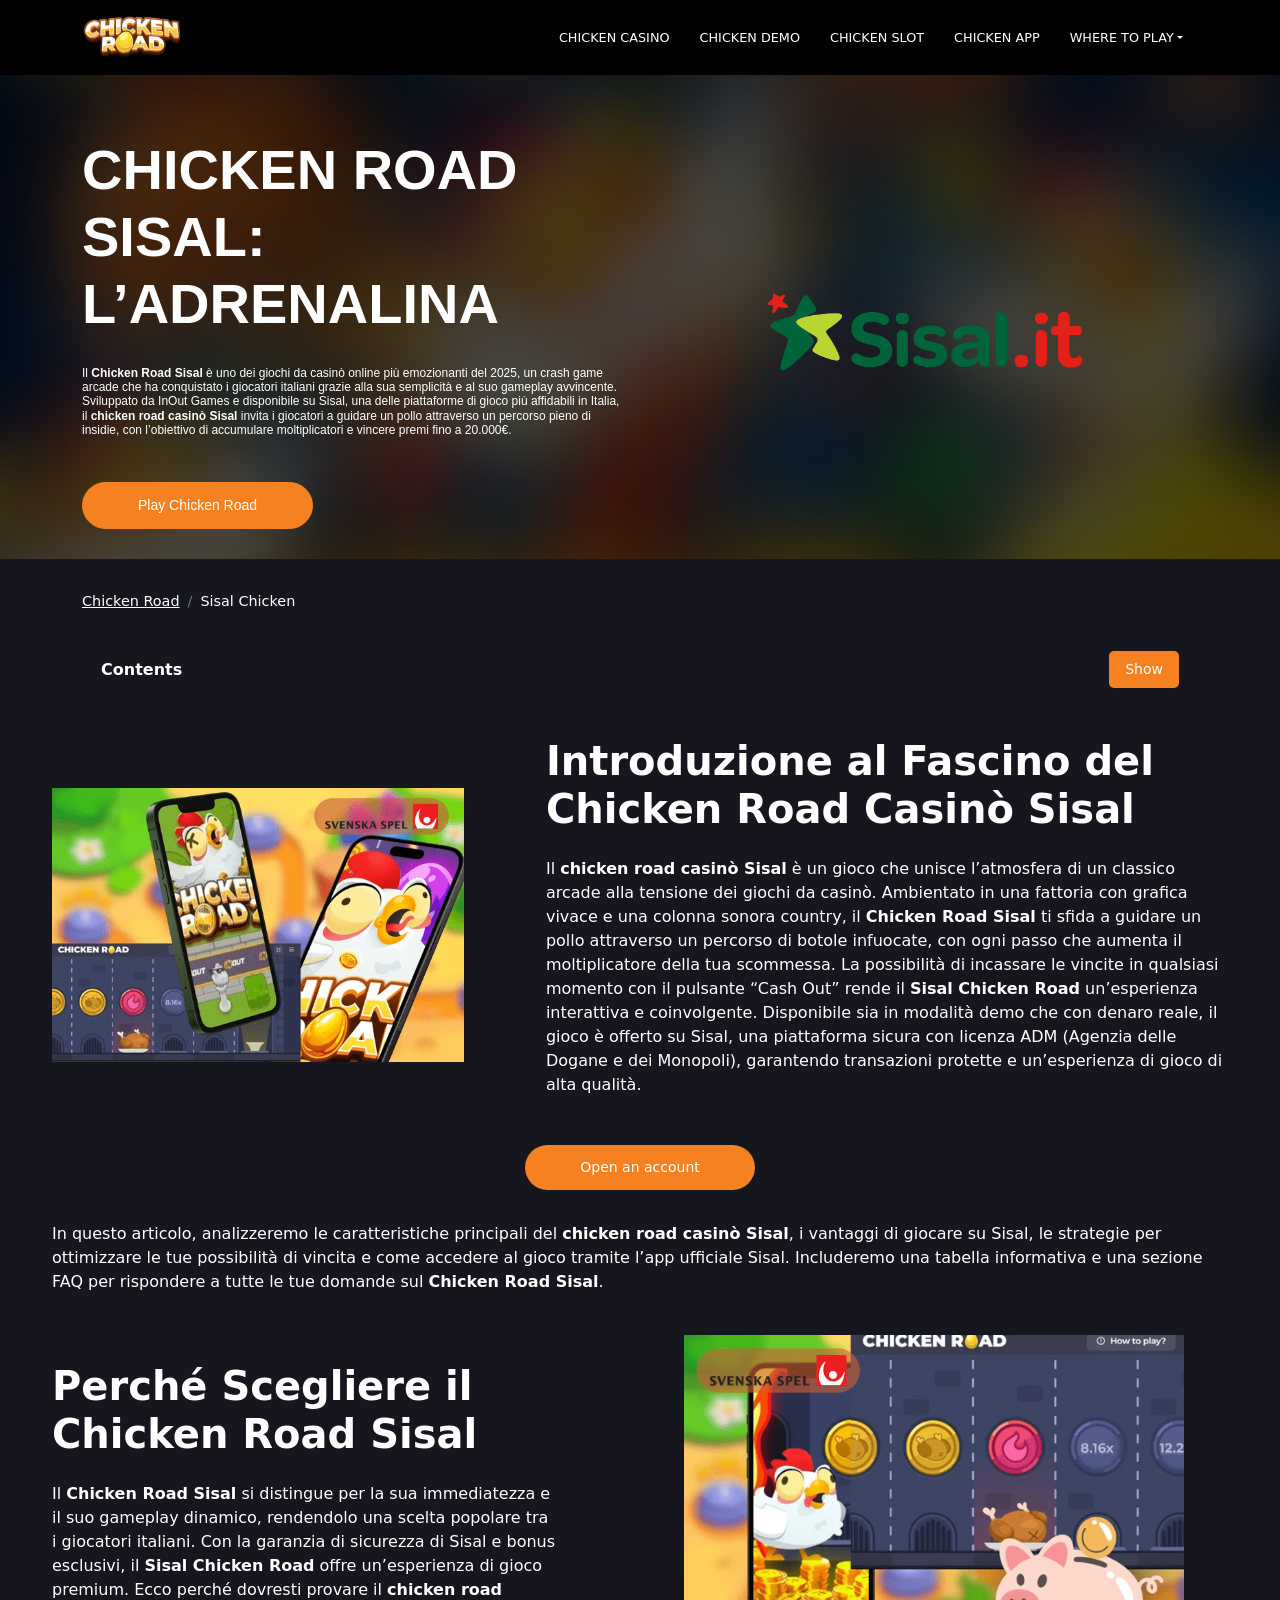
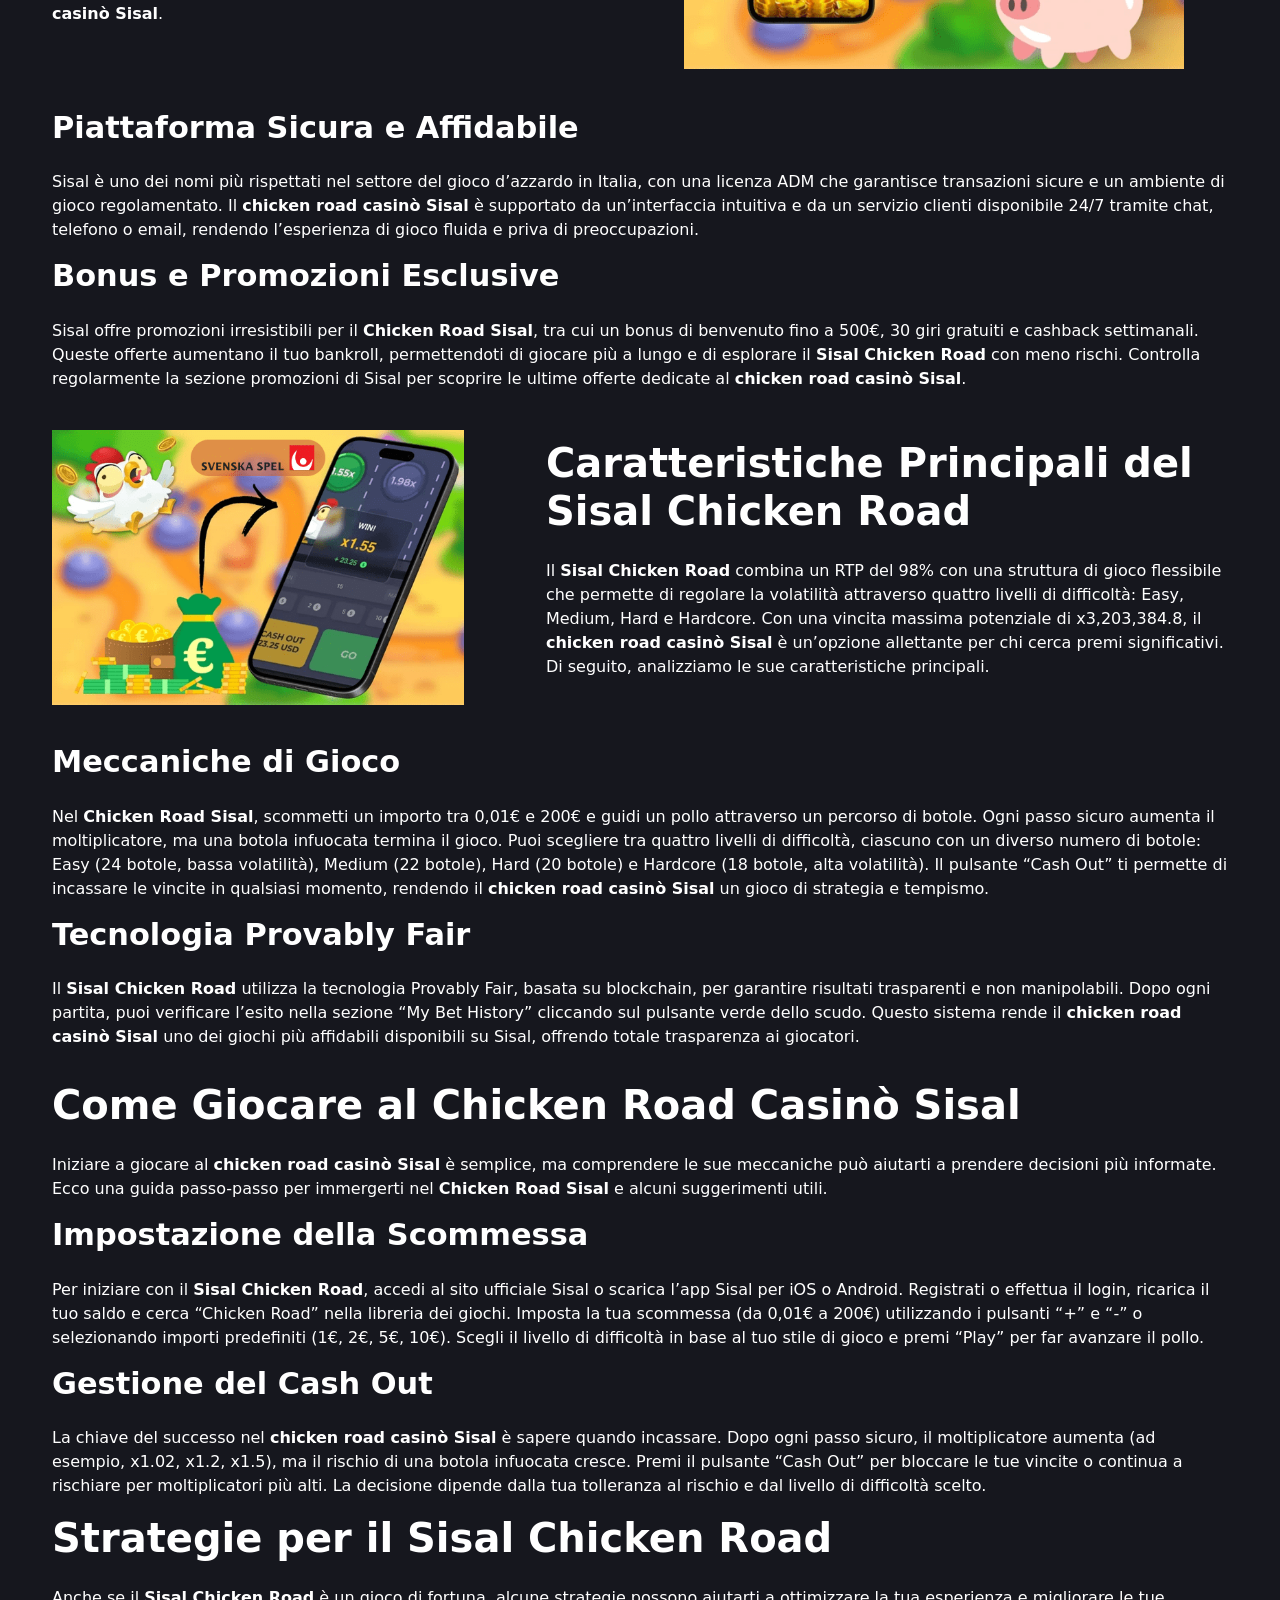
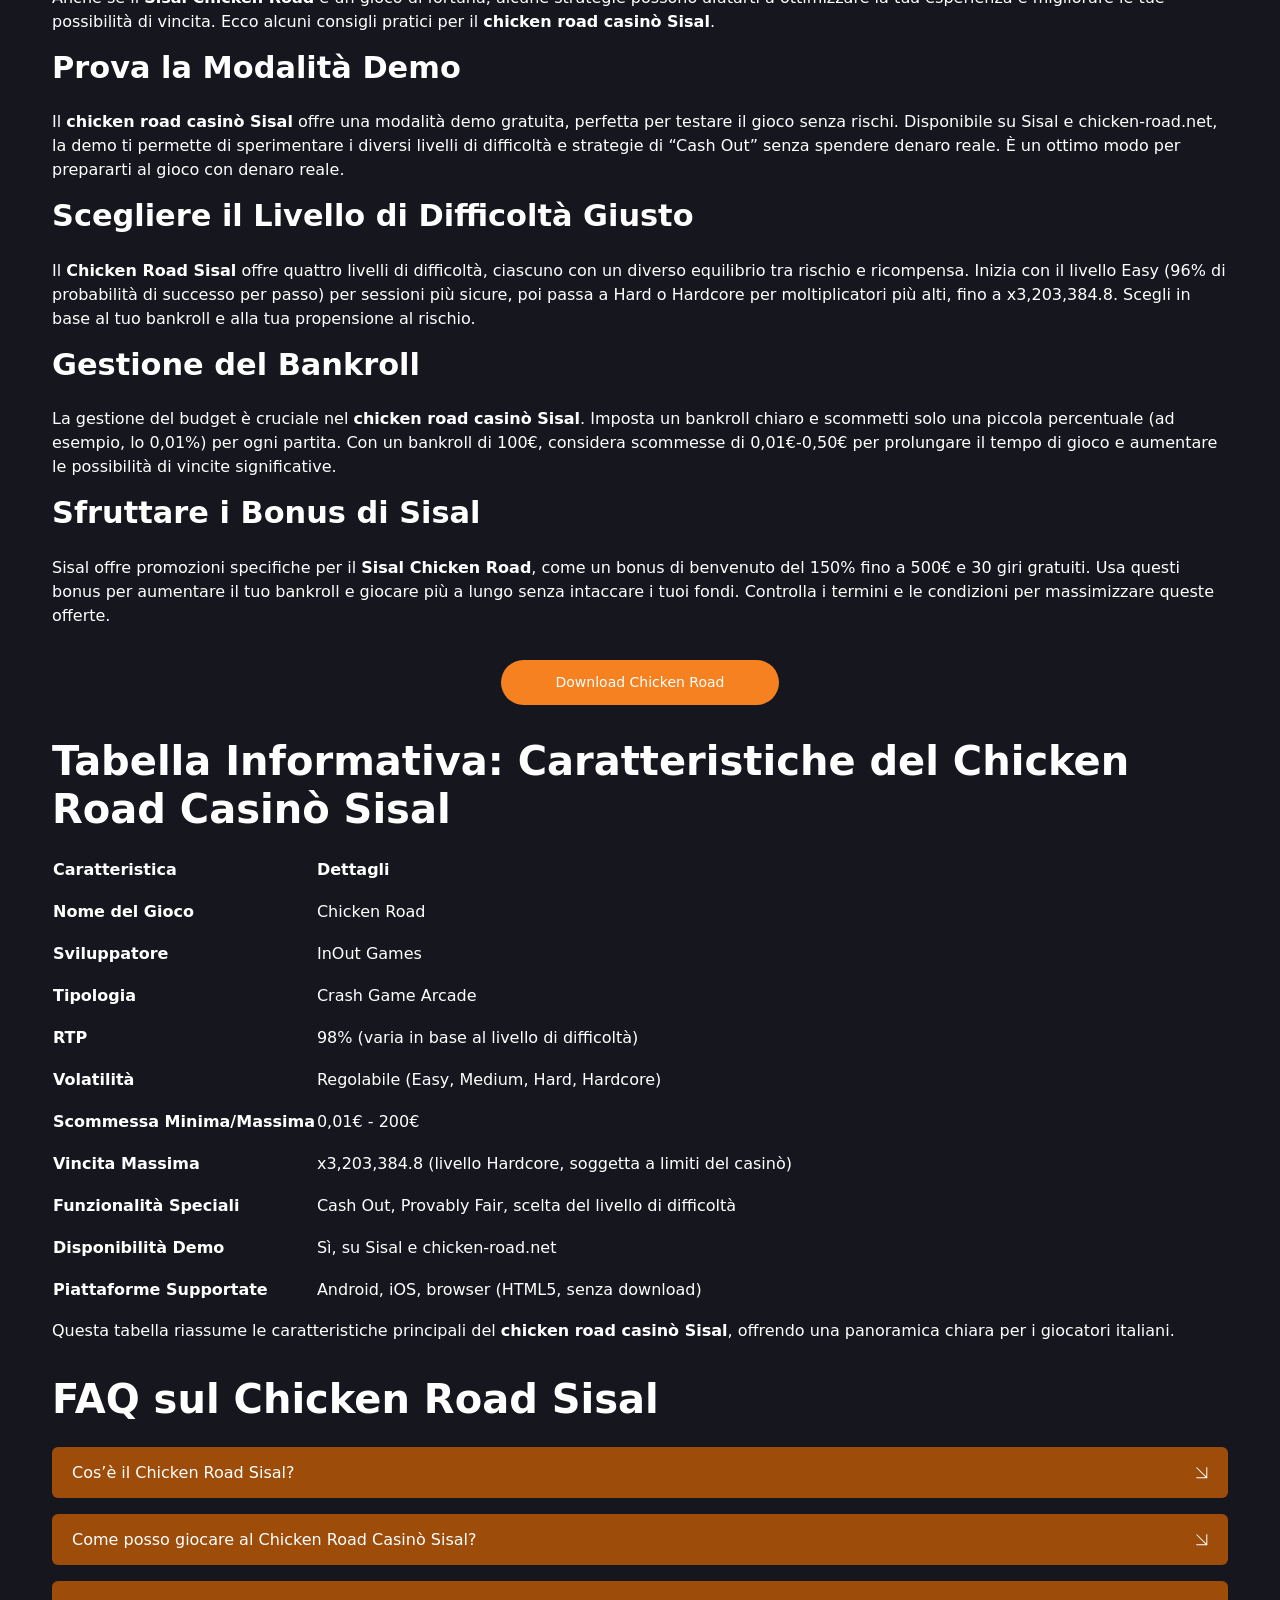
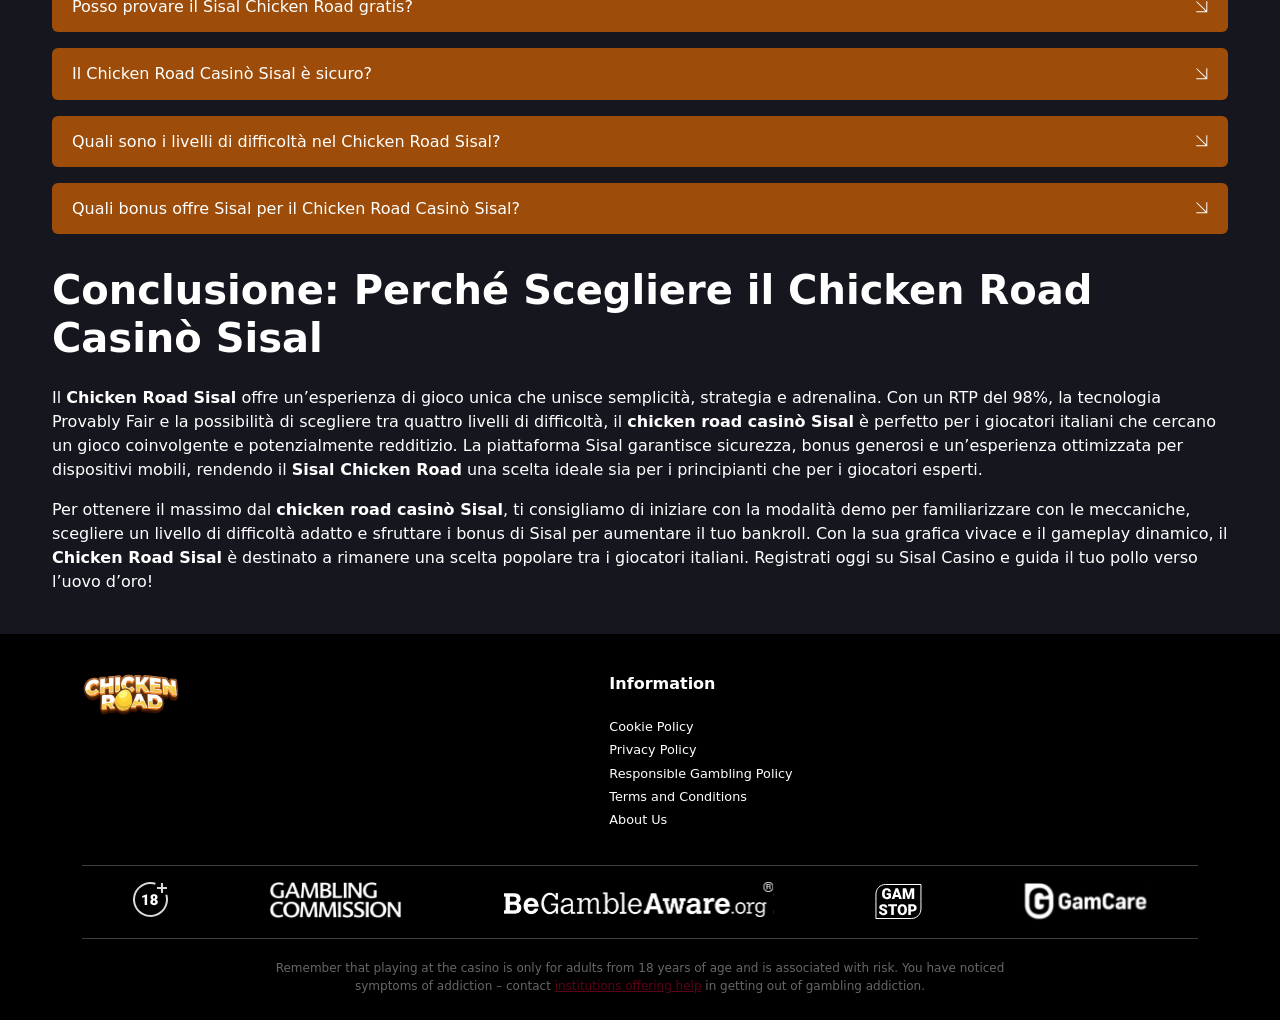
<file: sisal-chicken/index.html>
<!DOCTYPE html>
<html lang="it">

<head>
	<meta charset="UTF-8">
	<meta name="viewport" content="width=device-width">
	<meta name="robots" content="index, follow, max-image-preview:large, max-snippet:-1, max-video-preview:-1">

	<link rel="canonical" href="https://diamondspowerit.com/slot/">

	<link media="all" href="../css/autoptimize_9b123d720d574cecab7c6b5d40584863.css" rel="stylesheet">
	<title>Chicken Road Sisal – Gioca al casinò online</title>
	<meta name="description"
		content="Chicken Road Sisal – Accedi a Sisal e gioca al famoso gioco da casinò con soldi veri">



	<meta name="keywords" content="chicken road sisal, sisal chicken road, chicken road casinò sisal">
	<meta property="og:type" content="article">
	<meta property="og:title" content="Chicken Road Sisal – Gioca al casinò online | Casino Game SpellWin">
	<meta property="og:description"
		content="Chicken Road Sisal – Accedi a Sisal e gioca al famoso gioco da casinò con soldi veri">
	<meta property="og:site_name" content="GatesofAdventures Beyond Wonderland">
	<meta property="og:url" content="https://chickenroad-italy.org/roadcasino-chicken/">
	<meta name="twitter:card" content="summary_large_image">
	<meta name="twitter:title" content="Chicken Road Sisal – Gioca al casinò online | Casino Game SpellWin">
	<meta name="twitter:description"
		content="Chicken Road Sisal – Accedi a Sisal e gioca al famoso gioco da casinò con soldi veri">

	<link rel="icon" type="image/png" href="/images/fav.png">
</head>

<body class="home wp-singular page-template-default page page-id-2 wp-custom-logo wp-theme body_frontend">
	<header class="header">
		<div class="container">
			<div class="header-wrap">
				<a href="/" class="logo">
					<span class="custom-logo-link"><img src="../images/logo.webp" class="custom-logo" alt="image" decoding="async"
							loading="lazy"></span>
				</a>
				<nav class="desktop_ver">
					<ul id="menu-primary-menu" class="menu">
						<li id="menu-item-684"
							class="menu-item menu-item-type-post_type menu-item-object-page nav-item nav-item-684"><a
								href="/chicken-casino/" class="">Chicken Casino</a></li>
						<li id="menu-item-1390"
							class="menu-item menu-item-type-post_type menu-item-object-page nav-item nav-item-1390"><a
								href="/chicken-demo/" class="">Chicken Demo</a></li>
						<li id="menu-item-1390"
							class="menu-item menu-item-type-post_type menu-item-object-page nav-item nav-item-1390"><a
								href="/chicken-slot/" class="">Chicken Slot</a></li>
						<li id="menu-item-1390"
							class="menu-item menu-item-type-post_type menu-item-object-page nav-item nav-item-1390"><a
								href="/chicken-app/" class="">Chicken App</a></li>



						<li id="menu-item-696"
							class="menu-item menu-item-type-custom menu-item-object-custom menu-item-home menu-item-has-children dropdown nav-item nav-item-696">
							<a class=" dropdown-toggle" aria-haspopup="true" aria-expanded="false" bis_skin_checked="1">Where
								to play</a>
							<ul class="dropdown-menu depth_0">
								<li id="menu-item-693" class="menu-item menu-item-type-post_type menu-item-object-page menu-item-693"><a
										href="/spelcasino-chicken/">Spelcasino Chicken</a></li>
								<li id="menu-item-693" class="menu-item menu-item-type-post_type menu-item-object-page menu-item-693"><a
										href="/sisal-chicken/">Sisal Chicken</a></li>
								<li id="menu-item-693" class="menu-item menu-item-type-post_type menu-item-object-page menu-item-693"><a
										href="/lottomatica-chicken/">Lottomatica Chicken</a></li>
								<li id="menu-item-693" class="menu-item menu-item-type-post_type menu-item-object-page menu-item-693"><a
										href="/roadcasino-chicken/">Roadcasino Chicken</a></li>

							</ul>
						</li>


					</ul>
				</nav>

				<div class="offcanvas offcanvas-end" tabindex="-1" id="offcanvas_nav_header">
					<div class="offcanvas-header">
						<button type="button" class="btn-close text-reset" data-bs-dismiss="offcanvas" aria-label="Close"></button>
					</div>
					<div class="offcanvas-body">
						<nav class="mobile_ver">
							<ul id="menu-primary-menu-1" class="menu">
								<li id="menu-item-684"
									class="menu-item menu-item-type-post_type menu-item-object-page nav-item nav-item-684"><a
										href="/chicken-casino/" class="">Chicken Casino</a></li>
								<li id="menu-item-1390"
									class="menu-item menu-item-type-post_type menu-item-object-page nav-item nav-item-1390"><a
										href="/chicken-demo/" class="">Chicken Demo</a></li>
								<li id="menu-item-1390"
									class="menu-item menu-item-type-post_type menu-item-object-page nav-item nav-item-1390"><a
										href="/chicken-slot/" class="">Chicken Slot</a></li>
								<li id="menu-item-1390"
									class="menu-item menu-item-type-post_type menu-item-object-page nav-item nav-item-1390"><a
										href="/chicken-app/" class="">Chicken App</a></li>


								<li id="menu-item-696"
									class="menu-item menu-item-type-custom menu-item-object-custom menu-item-home menu-item-has-children dropdown nav-item nav-item-696">
									<a class=" dropdown-toggle" aria-haspopup="true" aria-expanded="false" bis_skin_checked="1">Where
										to play</a>
									<ul class="dropdown-menu depth_0">
										<li id="menu-item-693"
											class="menu-item menu-item-type-post_type menu-item-object-page menu-item-693"><a
												href="/spelcasino-chicken/">Spelcasino Chicken</a></li>
										<li id="menu-item-693"
											class="menu-item menu-item-type-post_type menu-item-object-page menu-item-693"><a
												href="/sisal-chicken/">Sisal Chicken</a></li>
										<li id="menu-item-693"
											class="menu-item menu-item-type-post_type menu-item-object-page menu-item-693"><a
												href="/roadcasino-chicken/">Roadcasino Chicken</a></li>
										<li id="menu-item-693"
											class="menu-item menu-item-type-post_type menu-item-object-page menu-item-693"><a
												href="/lottomatica-chicken/">Lottomatica Chicken</a></li>
									</ul>
								</li>
							</ul>
						</nav>
					</div>
				</div>

				<div class="mobile-menu-button" data-bs-toggle="offcanvas" href="#offcanvas_nav_header" role="button"
					aria-controls="offcanvas_nav_header">
					<span></span>
					<span></span>
					<span></span>
				</div>
			</div>
		</div>


	</header>
	<main class="wrap">

		<div class="review-page">
			<div class="welcome_section">
				<div class="container">
					<div class="welcome_section__wrap row">
						<div class="col-lg">
							<div class="welcome_section__content">
								<h1 class="title">
									<strong>
										Chicken Road Sisal: L’Adrenalina
									</strong>
								</h1>
								<div class="descr">
									<p>Il <strong>Chicken Road Sisal</strong> è uno dei giochi da casinò online più emozionanti del 2025,
										un crash game arcade che ha conquistato i giocatori italiani grazie alla sua semplicità e al suo
										gameplay avvincente. Sviluppato da InOut Games e disponibile su Sisal, una delle piattaforme di
										gioco più affidabili in Italia, il <strong>chicken road casinò Sisal</strong> invita i giocatori a
										guidare un pollo attraverso un percorso pieno di insidie, con l’obiettivo di accumulare
										moltiplicatori e vincere premi fino a 20.000€.</p>
								</div>
								<a href="https://go.coinstrikeholdwin.com/SY12N7?approach=chickenroadit" class="btn btn-primary">
									Play Chicken Road️</a>
							</div>
						</div>
						<div class="col-lg-6">
							<div class="welcome_section__image">
								<span class="get-image schema-image-object-thumbnail"><img width="300" height="211"
										src="../images/sisal-logo.png" class="attachment-thumbnail size-thumbnail"
										alt="In addition to the fun of playing  many providers offer generous bonuses" decoding="async"
										fetchpriority="high" sizes="(max-width: 300px) 100vw, 300px" loading="lazy">

								</span>
							</div>
						</div>
					</div>
				</div>
			</div>

			<div class="container">
				<nav class="breadcrumbs">
					<ol class="breadcrumb">
						<li class="breadcrumb-item">
							<a href="/">Chicken Road</a>
						</li>
						<li class="breadcrumb-item active">Sisal Chicken</li>
					</ol>
				</nav>
				<nav>
					<div class="lwptoc lwptoc-baseItems lwptoc-light lwptoc-notInherit" data-smooth-scroll="1"
						data-smooth-scroll-offset="24" data-lwptoc-initialized="1">
						<div class="lwptoc_i">
							<div class="lwptoc_header">
								<b class="lwptoc_title">Contents</b>
							</div>
							<div class="lwptoc_items">
								<ol class="lwptoc_itemWrap">
									<li class="lwptoc_item"> <a href="#01">
											<span class="lwptoc_item_number">1</span>
											<span class="lwptoc_item_label">
												Introduzione al Fascino del Chicken Road Casinò Sisal

											</span>
										</a>
									</li>
									<li class="lwptoc_item"> <a href="#02">
											<span class="lwptoc_item_number">2</span>
											<span class="lwptoc_item_label">
												Perché Scegliere il Chicken Road Sisal

											</span>
										</a>
									</li>
									<li class="lwptoc_item"> <a href="#03">
											<span class="lwptoc_item_number">3</span>
											<span class="lwptoc_item_label">
												Caratteristiche Principali del Sisal Chicken Road

											</span>
										</a>
									</li>
									<li class="lwptoc_item"> <a href="#04">
											<span class="lwptoc_item_number">4</span>
											<span class="lwptoc_item_label">
												Come Giocare al Chicken Road Casinò Sisal

											</span>
										</a>
									</li>
									<li class="lwptoc_item"> <a href="#05">
											<span class="lwptoc_item_number">5</span>
											<span class="lwptoc_item_label">
												Strategie per il Sisal Chicken Road

											</span>
										</a>
									</li>
									<li class="lwptoc_item"> <a href="#06">
											<span class="lwptoc_item_number">6</span>
											<span class="lwptoc_item_label">
												Tabella Informativa: Caratteristiche del Chicken Road Casinò Sisal

											</span>
										</a>
									</li>
									<li class="lwptoc_item"> <a href="#07">
											<span class="lwptoc_item_number">7</span>
											<span class="lwptoc_item_label">
												FAQ sul Chicken Road Sisal

											</span>
										</a>
									</li>
									<li class="lwptoc_item"> <a href="#08">
											<span class="lwptoc_item_number">8</span>
											<span class="lwptoc_item_label">
												Conclusione: Perché Scegliere il Chicken Road Casinò Sisal

											</span>
										</a>
									</li>

								</ol>
							</div>
						</div>
					</div>
				</nav>
			</div>

			<div class="wp-block-hc-container">
				<section class="wp-block-hc-alternate-group-section">
					<div class="media_block left">
						<h2 class="title" id="01">
							Introduzione al Fascino del Chicken Road Casinò Sisal

						</h2>
						<div class="content">
							<p>Il <strong>chicken road casinò Sisal</strong> è un gioco che unisce l’atmosfera di un classico arcade
								alla tensione dei giochi da casinò. Ambientato in una fattoria con grafica vivace e una colonna sonora
								country, il <strong>Chicken Road Sisal</strong> ti sfida a guidare un pollo attraverso un percorso di
								botole infuocate, con ogni passo che aumenta il moltiplicatore della tua scommessa. La possibilità di
								incassare le vincite in qualsiasi momento con il pulsante “Cash Out” rende il <strong>Sisal Chicken
									Road</strong> un’esperienza interattiva e coinvolgente. Disponibile sia in modalità demo che con
								denaro reale, il gioco è offerto su Sisal, una piattaforma sicura con licenza ADM (Agenzia delle Dogane
								e dei Monopoli), garantendo transazioni protette e un’esperienza di gioco di alta qualità.</p>
						</div>
						<div class="image"> <span class="get-image schema-image-object-thumbnail"><img width="1024" height="720"
									src="../images/spell1.png" class="attachment-large size-large" alt="Casino Bonus Overview"
									sizes="auto, (max-width: 1024px) 100vw, 1024px" loading="lazy" decoding="async">
							</span> </div>
					</div>

					<div
						class="wp-block-buttons is-content-justification-center is-layout-flex wp-container-core-buttons-is-layout-a89b3969 wp-block-buttons-is-layout-flex">
						<div class="wp-block-button"><a class="wp-block-button__link wp-element-button"
								href="https://go.coinstrikeholdwin.com/SY12N7?approach=chickenroadit" target="_blank"
								rel="nofollow noopener">Open an account</a></div>
					</div>
					<p>In questo articolo, analizzeremo le caratteristiche principali del <strong>chicken road casinò
							Sisal</strong>, i vantaggi di giocare su Sisal, le strategie per ottimizzare le tue possibilità di vincita
						e come accedere al gioco tramite l’app ufficiale Sisal. Includeremo una tabella informativa e una sezione
						FAQ per rispondere a tutte le tue domande sul <strong>Chicken Road Sisal</strong>.</p>
				</section>
				<section class="wp-block-hc-alternate-group-section">
					<div class="media_block right">
						<h2 class="title" id="02">
							Perché Scegliere il Chicken Road Sisal

						</h2>
						<div class="content">
							<p>Il <strong>Chicken Road Sisal</strong> si distingue per la sua immediatezza e il suo gameplay dinamico,
								rendendolo una scelta popolare tra i giocatori italiani. Con la garanzia di sicurezza di Sisal e bonus
								esclusivi, il <strong>Sisal Chicken Road</strong> offre un’esperienza di gioco premium. Ecco perché
								dovresti provare il <strong>chicken road casinò Sisal</strong>.</p>
						</div>
						<div class="image"> <span class="get-image schema-image-object-thumbnail"><img width="1024" height="720"
									src="../images/spell2.png" class="attachment-large size-large"
									alt="Adventures Stats with a big bonus to get you started"
									sizes="auto, (max-width: 1024px) 100vw, 1024px" loading="lazy" decoding="async">
							</span> </div>
					</div>
					<h3><strong>Piattaforma Sicura e Affidabile</strong></h3>
					<p>Sisal è uno dei nomi più rispettati nel settore del gioco d’azzardo in Italia, con una licenza ADM che
						garantisce transazioni sicure e un ambiente di gioco regolamentato. Il <strong>chicken road casinò
							Sisal</strong> è supportato da un’interfaccia intuitiva e da un servizio clienti disponibile 24/7 tramite
						chat, telefono o email, rendendo l’esperienza di gioco fluida e priva di preoccupazioni.</p>
					<h3><strong>Bonus e Promozioni Esclusive</strong></h3>
					<p>Sisal offre promozioni irresistibili per il <strong>Chicken Road Sisal</strong>, tra cui un bonus di
						benvenuto fino a 500€, 30 giri gratuiti e cashback settimanali. Queste offerte aumentano il tuo bankroll,
						permettendoti di giocare più a lungo e di esplorare il <strong>Sisal Chicken Road</strong> con meno rischi.
						Controlla regolarmente la sezione promozioni di Sisal per scoprire le ultime offerte dedicate al
						<strong>chicken road casinò Sisal</strong>.
					</p>
				</section>
				<section class="wp-block-hc-alternate-group-section">
					<div class="media_block left">
						<h2 class="title" id="03">
							Caratteristiche Principali del Sisal Chicken Road
						</h2>
						<div class="content">
							<p>Il <strong>Sisal Chicken Road</strong> combina un RTP del 98% con una struttura di gioco flessibile che
								permette di regolare la volatilità attraverso quattro livelli di difficoltà: Easy, Medium, Hard e
								Hardcore. Con una vincita massima potenziale di x3,203,384.8, il <strong>chicken road casinò
									Sisal</strong> è un’opzione allettante per chi cerca premi significativi. Di seguito, analizziamo le
								sue caratteristiche principali.</p>
						</div>
						<div class="image"> <span class="get-image schema-image-object-thumbnail"><img width="1024" height="720"
									src="../images/spell3.png" class="attachment-large size-large" alt="Masks start guide"
									sizes="auto, (max-width: 1024px) 100vw, 1024px" loading="lazy" decoding="async">
							</span> </div>
					</div>
					<h3><strong>Meccaniche di Gioco</strong></h3>
					<p>Nel <strong>Chicken Road Sisal</strong>, scommetti un importo tra 0,01€ e 200€ e guidi un pollo attraverso
						un percorso di botole. Ogni passo sicuro aumenta il moltiplicatore, ma una botola infuocata termina il
						gioco. Puoi scegliere tra quattro livelli di difficoltà, ciascuno con un diverso numero di botole: Easy (24
						botole, bassa volatilità), Medium (22 botole), Hard (20 botole) e Hardcore (18 botole, alta volatilità). Il
						pulsante “Cash Out” ti permette di incassare le vincite in qualsiasi momento, rendendo il <strong>chicken
							road casinò Sisal</strong> un gioco di strategia e tempismo.</p>
					<h3><strong>Tecnologia Provably Fair</strong></h3>
					<p>Il <strong>Sisal Chicken Road</strong> utilizza la tecnologia Provably Fair, basata su blockchain, per
						garantire risultati trasparenti e non manipolabili. Dopo ogni partita, puoi verificare l’esito nella sezione
						“My Bet History” cliccando sul pulsante verde dello scudo. Questo sistema rende il <strong>chicken road
							casinò Sisal</strong> uno dei giochi più affidabili disponibili su Sisal, offrendo totale trasparenza ai
						giocatori.</p>
				</section>
				<section class="wp-block-hc-alternate-group-section">
					<h2 class="wp-block-heading" id="04">
						Come Giocare al Chicken Road Casinò Sisal

					</h2>
					<p>Iniziare a giocare al <strong>chicken road casinò Sisal</strong> è semplice, ma comprendere le sue
						meccaniche può aiutarti a prendere decisioni più informate. Ecco una guida passo-passo per immergerti nel
						<strong>Chicken Road Sisal</strong> e alcuni suggerimenti utili.
					</p>
					<h3><strong>Impostazione della Scommessa</strong></h3>
					<p>Per iniziare con il <strong>Sisal Chicken Road</strong>, accedi al sito ufficiale Sisal o scarica l’app
						Sisal per iOS o Android. Registrati o effettua il login, ricarica il tuo saldo e cerca “Chicken Road” nella
						libreria dei giochi. Imposta la tua scommessa (da 0,01€ a 200€) utilizzando i pulsanti “+” e “-” o
						selezionando importi predefiniti (1€, 2€, 5€, 10€). Scegli il livello di difficoltà in base al tuo stile di
						gioco e premi “Play” per far avanzare il pollo.</p>
					<h3><strong>Gestione del Cash Out</strong></h3>
					<p>La chiave del successo nel <strong>chicken road casinò Sisal</strong> è sapere quando incassare. Dopo ogni
						passo sicuro, il moltiplicatore aumenta (ad esempio, x1.02, x1.2, x1.5), ma il rischio di una botola
						infuocata cresce. Premi il pulsante “Cash Out” per bloccare le tue vincite o continua a rischiare per
						moltiplicatori più alti. La decisione dipende dalla tua tolleranza al rischio e dal livello di difficoltà
						scelto.</p>
				</section>
				<section class="wp-block-hc-alternate-group-section">
					<div class="">
						<h2 class="title" id="05">
							Strategie per il Sisal Chicken Road

						</h2>
						<div class="content">
							<p>Anche se il <strong>Sisal Chicken Road</strong> è un gioco di fortuna, alcune strategie possono
								aiutarti a ottimizzare la tua esperienza e migliorare le tue possibilità di vincita. Ecco alcuni
								consigli pratici per il <strong>chicken road casinò Sisal</strong>.</p>
							<h3><strong>Prova la Modalità Demo</strong></h3>
							<p>Il <strong>chicken road casinò Sisal</strong> offre una modalità demo gratuita, perfetta per testare il
								gioco senza rischi. Disponibile su Sisal e chicken-road.net, la demo ti permette di sperimentare i
								diversi livelli di difficoltà e strategie di “Cash Out” senza spendere denaro reale. È un ottimo modo
								per prepararti al gioco con denaro reale.</p>
							<h3><strong>Scegliere il Livello di Difficoltà Giusto</strong></h3>
							<p>Il <strong>Chicken Road Sisal</strong> offre quattro livelli di difficoltà, ciascuno con un diverso
								equilibrio tra rischio e ricompensa. Inizia con il livello Easy (96% di probabilità di successo per
								passo) per sessioni più sicure, poi passa a Hard o Hardcore per moltiplicatori più alti, fino a
								x3,203,384.8. Scegli in base al tuo bankroll e alla tua propensione al rischio.</p>
							<h3><strong>Gestione del Bankroll</strong></h3>
							<p>La gestione del budget è cruciale nel <strong>chicken road casinò Sisal</strong>. Imposta un bankroll
								chiaro e scommetti solo una piccola percentuale (ad esempio, lo 0,01%) per ogni partita. Con un bankroll
								di 100€, considera scommesse di 0,01€-0,50€ per prolungare il tempo di gioco e aumentare le possibilità
								di vincite significative.</p>
							<h3><strong>Sfruttare i Bonus di Sisal</strong></h3>
							<p>Sisal offre promozioni specifiche per il <strong>Sisal Chicken Road</strong>, come un bonus di
								benvenuto del 150% fino a 500€ e 30 giri gratuiti. Usa questi bonus per aumentare il tuo bankroll e
								giocare più a lungo senza intaccare i tuoi fondi. Controlla i termini e le condizioni per massimizzare
								queste offerte.</p>
						</div>
					</div>
					<div
						class="wp-block-buttons is-content-justification-center is-layout-flex wp-container-core-buttons-is-layout-a89b3969 wp-block-buttons-is-layout-flex">
						<div class="wp-block-button"><a class="wp-block-button__link wp-element-button"
								href="https://go.coinstrikeholdwin.com/SY12N7?approach=chickenroadit" target="_blank"
								rel="nofollow noopener">Download Chicken Road</a></div>
					</div>

				</section>
				<section class="wp-block-hc-alternate-group-section">
					<h2 class="wp-block-heading" id="06">
						Tabella Informativa: Caratteristiche del Chicken Road Casinò Sisal
					</h2>
					<table>
						<tbody>
							<tr>
								<td>
									<p><strong>Caratteristica</strong></p>
								</td>
								<td>
									<p><strong>Dettagli</strong></p>
								</td>
							</tr>
							<tr>
								<td>
									<p><strong>Nome del Gioco</strong></p>
								</td>
								<td>
									<p>Chicken Road</p>
								</td>
							</tr>
							<tr>
								<td>
									<p><strong>Sviluppatore</strong></p>
								</td>
								<td>
									<p>InOut Games</p>
								</td>
							</tr>
							<tr>
								<td>
									<p><strong>Tipologia</strong></p>
								</td>
								<td>
									<p>Crash Game Arcade</p>
								</td>
							</tr>
							<tr>
								<td>
									<p><strong>RTP</strong></p>
								</td>
								<td>
									<p>98% (varia in base al livello di difficoltà)</p>
								</td>
							</tr>
							<tr>
								<td>
									<p><strong>Volatilità</strong></p>
								</td>
								<td>
									<p>Regolabile (Easy, Medium, Hard, Hardcore)</p>
								</td>
							</tr>
							<tr>
								<td>
									<p><strong>Scommessa Minima/Massima</strong></p>
								</td>
								<td>
									<p>0,01€ - 200€</p>
								</td>
							</tr>
							<tr>
								<td>
									<p><strong>Vincita Massima</strong></p>
								</td>
								<td>
									<p>x3,203,384.8 (livello Hardcore, soggetta a limiti del casinò)</p>
								</td>
							</tr>
							<tr>
								<td>
									<p><strong>Funzionalità Speciali</strong></p>
								</td>
								<td>
									<p>Cash Out, Provably Fair, scelta del livello di difficoltà</p>
								</td>
							</tr>
							<tr>
								<td>
									<p><strong>Disponibilità Demo</strong></p>
								</td>
								<td>
									<p>Sì, su Sisal e chicken-road.net</p>
								</td>
							</tr>
							<tr>
								<td>
									<p><strong>Piattaforme Supportate</strong></p>
								</td>
								<td>
									<p>Android, iOS, browser (HTML5, senza download)</p>
								</td>
							</tr>
						</tbody>
					</table>
					<p>Questa tabella riassume le caratteristiche principali del <strong>chicken road casinò Sisal</strong>,
						offrendo una panoramica chiara per i giocatori italiani.</p>
				</section>

				<section class="wp-block-hc-alternate-group-section">
					<h2 class="wp-block-heading" id="07">
						FAQ sul Chicken Road Sisal
					</h2>

					<section class="faq-section">
						<div class="accordion" id="accordionFAQ-1">
							<div class="accordion-item" itemprop="mainEntity">
								<h3 itemprop="name" class="accordion-header" id="headingFAQ-0"> <button
										class="accordion-button collapsed" type="button" data-bs-toggle="collapse"
										data-bs-target="#collapseFAQ-0" aria-expanded="true" aria-controls="collapseFAQ-0">
										Cos’è il Chicken Road Sisal?

									</button> </h3>

								<div id="collapseFAQ-0" class="accordion-collapse collapse" aria-labelledby="headingFAQ-0"
									data-bs-parent="#accordionFAQ-0" itemprop="acceptedAnswer">
									<div class="accordion-body" itemprop="text">
										<p>Il <strong>Chicken Road Sisal</strong> è un crash game arcade disponibile su Sisal Casino,
											sviluppato da InOut Games. I giocatori guidano un pollo attraverso un percorso di botole,
											incassando vincite con moltiplicatori crescenti tramite il pulsante “Cash Out”. Ha un RTP del 98%
											e una vincita massima di x3,203,384.8.</p>
									</div>
								</div>
							</div>
							<div class="accordion-item" itemprop="mainEntity">
								<h3 itemprop="name" class="accordion-header" id="headingFAQ-1"> <button
										class="accordion-button collapsed" type="button" data-bs-toggle="collapse"
										data-bs-target="#collapseFAQ-1" aria-expanded="true" aria-controls="collapseFAQ-1">
										Come posso giocare al Chicken Road Casinò Sisal?

									</button> </h3>
								<div id="collapseFAQ-1" class="accordion-collapse collapse" aria-labelledby="headingFAQ-1"
									data-bs-parent="#accordionFAQ-1" itemprop="acceptedAnswer">
									<div class="accordion-body" itemprop="text">
										<p>Per giocare al <strong>chicken road casinò Sisal</strong>, registrati su Sisal.it o tramite l’app
											Sisal, ricarica il tuo saldo, cerca “Chicken Road” nella libreria dei giochi, imposta una
											scommessa (0,01€-200€), scegli il livello di difficoltà e premi “Play”. Usa il pulsante “Cash Out”
											per incassare le vincite.</p>
									</div>
								</div>
							</div>
							<div class="accordion-item" itemprop="mainEntity">
								<h3 itemprop="name" class="accordion-header" id="headingFAQ-2"> <button
										class="accordion-button collapsed" type="button" data-bs-toggle="collapse"
										data-bs-target="#collapseFAQ-2" aria-expanded="true" aria-controls="collapseFAQ-2">
										Posso provare il Sisal Chicken Road gratis?

									</button> </h3>
								<div id="collapseFAQ-2" class="accordion-collapse collapse" aria-labelledby="headingFAQ-2"
									data-bs-parent="#accordionFAQ-2" itemprop="acceptedAnswer">
									<div class="accordion-body" itemprop="text">
										<p>Sì, il <strong>Sisal Chicken Road</strong> offre una modalità demo gratuita su Sisal.it e
											chicken-road.net, senza bisogno di registrazione o deposito. È perfetta per testare il gioco senza
											rischi.</p>
									</div>
								</div>
							</div>
							<div class="accordion-item" itemprop="mainEntity">
								<h3 itemprop="name" class="accordion-header" id="headingFAQ-3"> <button
										class="accordion-button collapsed" type="button" data-bs-toggle="collapse"
										data-bs-target="#collapseFAQ-3" aria-expanded="true" aria-controls="collapseFAQ-3">
										Il Chicken Road Casinò Sisal è sicuro?

									</button> </h3>
								<div id="collapseFAQ-3" class="accordion-collapse collapse" aria-labelledby="headingFAQ-3"
									data-bs-parent="#accordionFAQ-3" itemprop="acceptedAnswer">
									<div class="accordion-body" itemprop="text">
										<p>Sì, il <strong>chicken road casinò Sisal</strong> è sicuro, grazie alla licenza ADM di Sisal e
											alla tecnologia Provably Fair, che garantisce risultati trasparenti e non manipolabili. Sisal
											supporta metodi di pagamento sicuri e verifica KYC per i prelievi.</p>
									</div>
								</div>
							</div>
							<div class="accordion-item" itemprop="mainEntity">
								<h3 itemprop="name" class="accordion-header" id="headingFAQ-4"> <button
										class="accordion-button collapsed" type="button" data-bs-toggle="collapse"
										data-bs-target="#collapseFAQ-4" aria-expanded="true" aria-controls="collapseFAQ-4">
										Quali sono i livelli di difficoltà nel Chicken Road Sisal?

									</button> </h3>
								<div id="collapseFAQ-4" class="accordion-collapse collapse" aria-labelledby="headingFAQ-4"
									data-bs-parent="#accordionFAQ-4" itemprop="acceptedAnswer">
									<div class="accordion-body" itemprop="text">
										<p>Il <strong>Chicken Road Sisal</strong> offre quattro livelli: Easy (24 botole, x1.02-x24.5),
											Medium (22 botole), Hard (20 botole) e Hardcore (18 botole, fino a x3,203,384.8). Ogni livello
											regola il rischio e il potenziale di vincita.</p>
									</div>
								</div>
							</div>
							<div class="accordion-item" itemprop="mainEntity">
								<h3 itemprop="name" class="accordion-header" id="headingFAQ-4"> <button
										class="accordion-button collapsed" type="button" data-bs-toggle="collapse"
										data-bs-target="#collapseFAQ-4" aria-expanded="true" aria-controls="collapseFAQ-4">
										Quali bonus offre Sisal per il Chicken Road Casinò Sisal?

									</button> </h3>
								<div id="collapseFAQ-4" class="accordion-collapse collapse" aria-labelledby="headingFAQ-4"
									data-bs-parent="#accordionFAQ-4" itemprop="acceptedAnswer">
									<div class="accordion-body" itemprop="text">
										<p>Sisal offre un bonus di benvenuto del 150% fino a 500€, 30 giri gratuiti e cashback settimanali
											per il <strong>chicken road casinò Sisal</strong>. Controlla la sezione promozioni per offerte
											aggiornate.</p>
									</div>
								</div>
							</div>
						</div>
					</section>
				</section>

				<section class="wp-block-hc-alternate-group-section">
					<h2 class="wp-block-heading" id="08">
						Conclusione: Perché Scegliere il Chicken Road Casinò Sisal

					</h2>
					<p>Il <strong>Chicken Road Sisal</strong> offre un’esperienza di gioco unica che unisce semplicità, strategia
						e adrenalina. Con un RTP del 98%, la tecnologia Provably Fair e la possibilità di scegliere tra quattro
						livelli di difficoltà, il <strong>chicken road casinò Sisal</strong> è perfetto per i giocatori italiani che
						cercano un gioco coinvolgente e potenzialmente redditizio. La piattaforma Sisal garantisce sicurezza, bonus
						generosi e un’esperienza ottimizzata per dispositivi mobili, rendendo il <strong>Sisal Chicken Road</strong>
						una scelta ideale sia per i principianti che per i giocatori esperti.</p>
					<p>Per ottenere il massimo dal <strong>chicken road casinò Sisal</strong>, ti consigliamo di iniziare con la
						modalità demo per familiarizzare con le meccaniche, scegliere un livello di difficoltà adatto e sfruttare i
						bonus di Sisal per aumentare il tuo bankroll. Con la sua grafica vivace e il gameplay dinamico, il
						<strong>Chicken Road Sisal</strong> è destinato a rimanere una scelta popolare tra i giocatori italiani.
						Registrati oggi su Sisal Casino e guida il tuo pollo verso l’uovo d’oro!
					</p>
				</section>
			</div>
		</div>
	</main>
	<footer class="footer">
		<div class="container">
			<div class="row">
				<div class="col-lg-auto">
					<div class="footer-logo">
						<span class="custom-logo-link"><img src="../images/logo.webp" class="custom-logo" alt="image"
								decoding="async" loading="lazy"></span>
					</div>
				</div>
				<div class="col-lg">
					<div class="row footer-nav-wrap">
						<div class="col-lg-auto">
							<div class="footer-nav">
								<h4 class="heading d-none d-lg-block">Information</h4>
								<nav class="menu-footer-menu-2-container">
									<ul id="menu-footer-menu-2" class="menu">
										<li id="menu-item-707"
											class="menu-item menu-item-type-post_type menu-item-object-page menu-item-707"><a
												href="/cookie/">Cookie Policy</a></li>
										<li id="menu-item-707"
											class="menu-item menu-item-type-post_type menu-item-object-page menu-item-707"><a
												href="/privacy/">Privacy Policy</a></li>
										<li id="menu-item-708"
											class="menu-item menu-item-type-post_type menu-item-object-page menu-item-708"><a
												href="/responsible-gambling-policy/">Responsible Gambling Policy</a></li>
										<li id="menu-item-1207"
											class="menu-item menu-item-type-post_type menu-item-object-page menu-item-1207"><a
												href="/terms/">Terms and Conditions</a></li>
										<li id="menu-item-1207"
											class="menu-item menu-item-type-post_type menu-item-object-page menu-item-1207"><a
												href="/about/">About Us</a></li>
									</ul>
								</nav>
							</div>
						</div>
					</div>
				</div>
				<div class="col-lg-4 d-none">
					<div class="footer-info text-center">
						<h4 class="heading">Information</h4>
						<div class="social">
							<a href="#">
								<svg width="9" height="18" viewBox="0 0 9 18" fill="currentColor" xmlns="http://www.w3.org/2000/svg">
									<path
										d="M7.3575 2.98875H9.00075V0.12675C8.71725 0.08775 7.74225 0 6.60675 0C4.2375 0 2.6145 1.49025 2.6145 4.22925V6.75H0V9.9495H2.6145V18H5.82V9.95025H8.32875L8.727 6.75075H5.81925V4.5465C5.82 3.62175 6.069 2.98875 7.3575 2.98875Z">
									</path>
								</svg>
							</a>
							<a href="#">
								<svg width="19" height="16" viewBox="0 0 19 16" fill="currentColor" xmlns="http://www.w3.org/2000/svg">
									<path
										d="M16.5099 4.33475C17.2419 3.815 17.8576 3.16625 18.3594 2.41925V2.4185C17.6896 2.71175 16.9771 2.90675 16.2331 3.00125C16.9981 2.5445 17.5824 1.82675 17.8569 0.962C17.1436 1.38725 16.3561 1.68725 15.5169 1.85525C14.8396 1.13375 13.8744 0.6875 12.8214 0.6875C10.7784 0.6875 9.13363 2.34575 9.13363 4.37825C9.13363 4.67075 9.15837 4.952 9.21912 5.21975C6.15162 5.06975 3.43663 3.59975 1.61263 1.3595C1.29462 1.91225 1.10712 2.5445 1.10712 3.22475C1.10712 4.50275 1.76488 5.63525 2.74662 6.2915C2.15338 6.28025 1.57212 6.10775 1.07937 5.837V5.8775C1.07937 7.67075 2.35812 9.16024 4.03587 9.50375C3.73513 9.58625 3.40812 9.62525 3.06838 9.62525C2.83212 9.62525 2.59363 9.61174 2.37013 9.56225C2.84788 11.0232 4.20537 12.098 5.81787 12.1332C4.56238 13.115 2.96788 13.7067 1.24213 13.7067C0.939875 13.7067 0.649625 13.6932 0.359375 13.6565C1.99437 14.7102 3.93087 15.3125 6.02037 15.3125C12.5326 15.3125 16.7769 9.87949 16.5099 4.33475Z">
									</path>
								</svg>
							</a>
							<a href="#">
								<svg width="19" height="18" viewBox="0 0 19 18" fill="currentColor" xmlns="http://www.w3.org/2000/svg">
									<g clip-path="url(#clip0_90_450)">
										<path
											d="M9.36264 4.37891C6.81039 4.37891 4.74414 6.44741 4.74414 8.99741C4.74414 11.5497 6.81264 13.6159 9.36264 13.6159C11.9149 13.6159 13.9811 11.5474 13.9811 8.99741C13.9811 6.44516 11.9126 4.37891 9.36264 4.37891ZM9.36264 11.9952C7.70589 11.9952 6.36489 10.6534 6.36489 8.99741C6.36489 7.34141 7.70664 5.99966 9.36264 5.99966C11.0186 5.99966 12.3604 7.34141 12.3604 8.99741C12.3611 10.6534 11.0194 11.9952 9.36264 11.9952Z">
										</path>
										<path
											d="M13.0705 0.05654C11.4145 -0.02071 7.3128 -0.01696 5.6553 0.05654C4.1988 0.12479 2.91405 0.47654 1.8783 1.51229C0.147295 3.24329 0.368545 5.57579 0.368545 8.99654C0.368545 12.4975 0.173545 14.776 1.8783 16.4808C3.61605 18.2178 5.9823 17.9905 9.36255 17.9905C12.8305 17.9905 14.0275 17.9928 15.2538 17.518C16.921 16.8708 18.1796 15.3805 18.3025 12.7038C18.3805 11.047 18.376 6.94604 18.3025 5.28854C18.154 2.12879 16.4583 0.21254 13.0705 0.05654ZM15.6918 15.3355C14.557 16.4703 12.9828 16.369 9.3408 16.369C5.5908 16.369 4.08705 16.4245 2.9898 15.3243C1.72605 14.0665 1.9548 12.0468 1.9548 8.98454C1.9548 4.84079 1.52955 1.85654 5.6883 1.64354C6.6438 1.60979 6.92505 1.59854 9.3303 1.59854L9.36405 1.62104C13.3608 1.62104 16.4965 1.20254 16.6848 5.36054C16.7275 6.30929 16.7373 6.59429 16.7373 8.99579C16.7365 12.7023 16.807 14.215 15.6918 15.3355Z">
										</path>
										<path
											d="M14.1642 5.27569C14.7603 5.27569 15.2435 4.79249 15.2435 4.19644C15.2435 3.60038 14.7603 3.11719 14.1642 3.11719C13.5682 3.11719 13.085 3.60038 13.085 4.19644C13.085 4.79249 13.5682 5.27569 14.1642 5.27569Z">
										</path>
									</g>
									<defs>
										<clipPath id="clip0_90_450">
											<rect width="18" height="18" fill="white" transform="translate(0.359375)"></rect>
										</clipPath>
									</defs>
								</svg>
							</a>
						</div>
					</div>
				</div>
			</div>

			<div class="footer-logos-wrap">
				<hr>
				<div class="footer-logos">
					<img src="../images/footer_18plus.svg" alt="18 plus">
					<img src="../images/footer_gambling_commission.svg" alt="gambling commission">
					<img src="../images/footer_begambleaware.svg" alt="begambleaware">
					<img src="../images/footer_gamstop.svg" alt="gamstop">
					<img src="../images/footer_gamecare.svg" alt="gamecare">
				</div>
				<hr class="hr_2">
			</div>

			<div class="footer-text">
				Remember that playing at the casino is only for adults from 18 years of age and is associated with risk. You
				have noticed symptoms of addiction – contact <a href="#">institutions offering
					help</a> in getting out of gambling addiction. </div>
		</div>

	</footer>

	<script src="../js/app.js"></script>

</body>

</html>
</file>
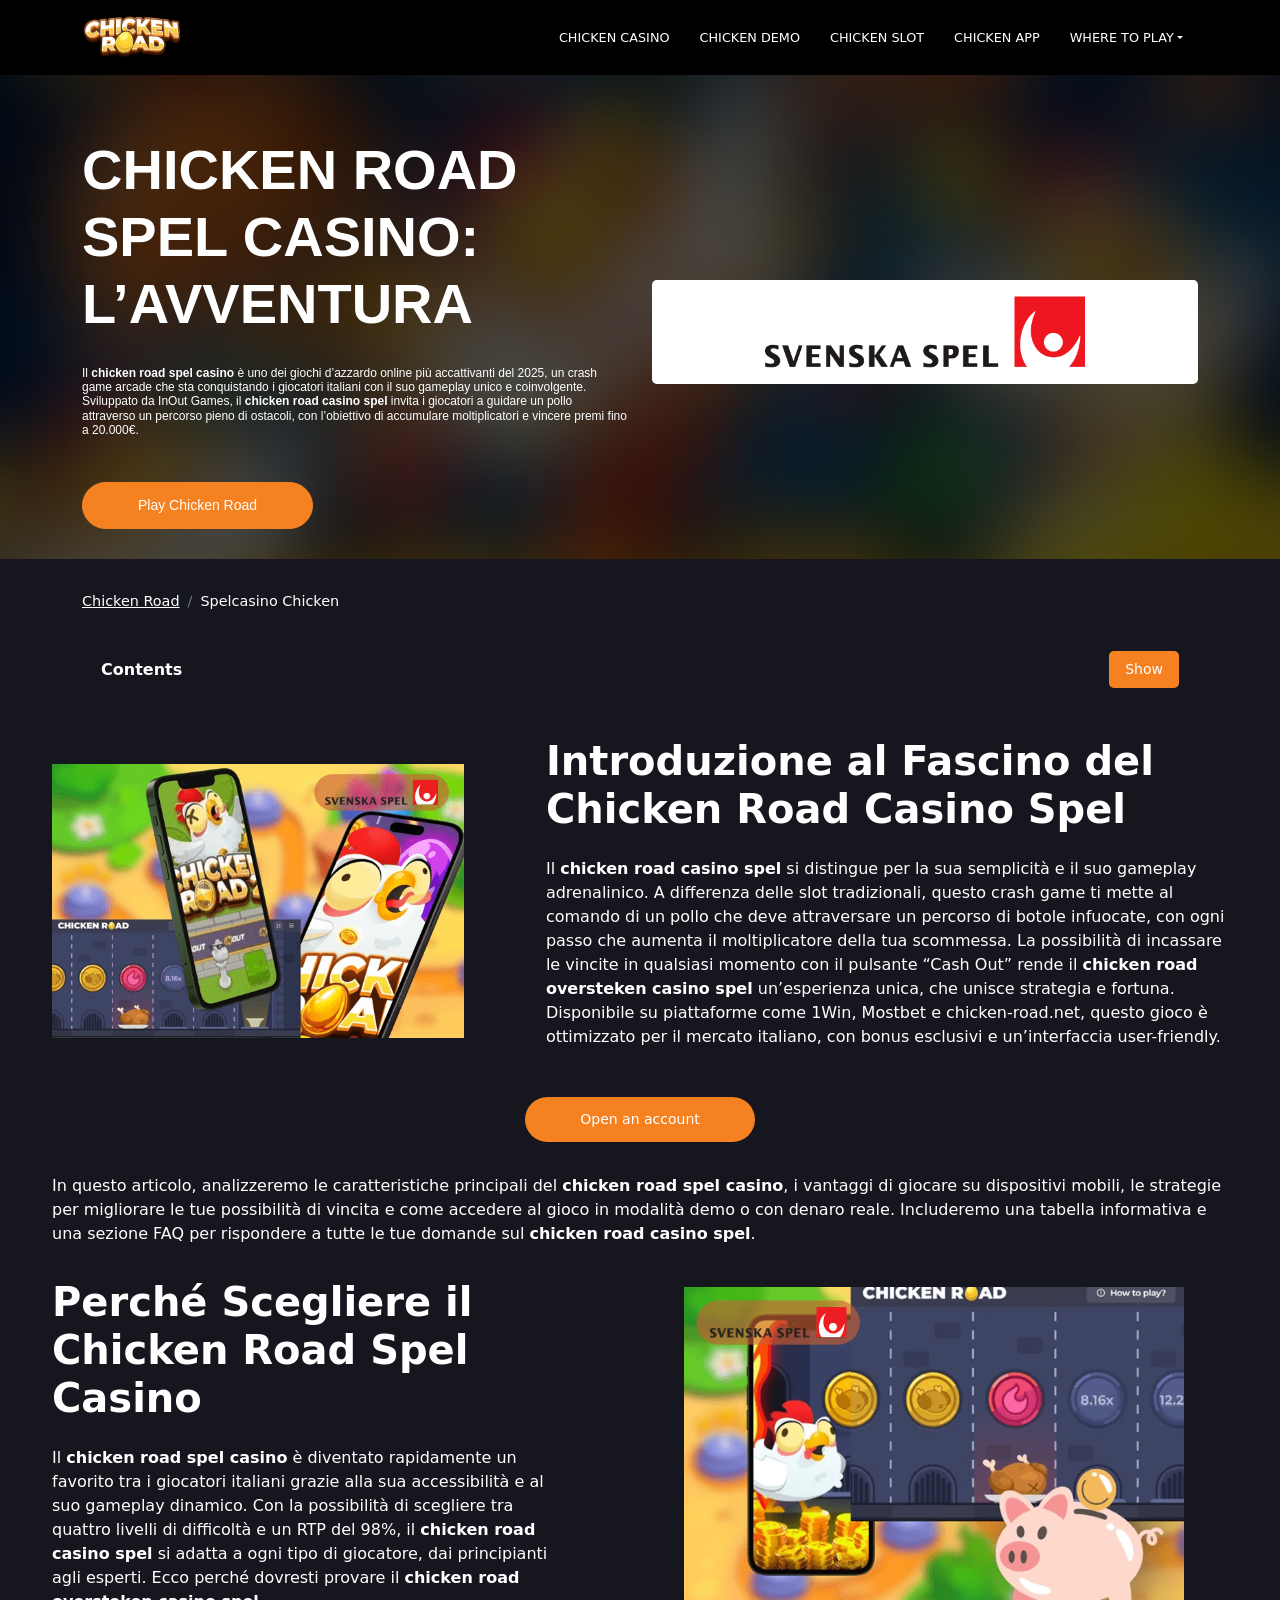
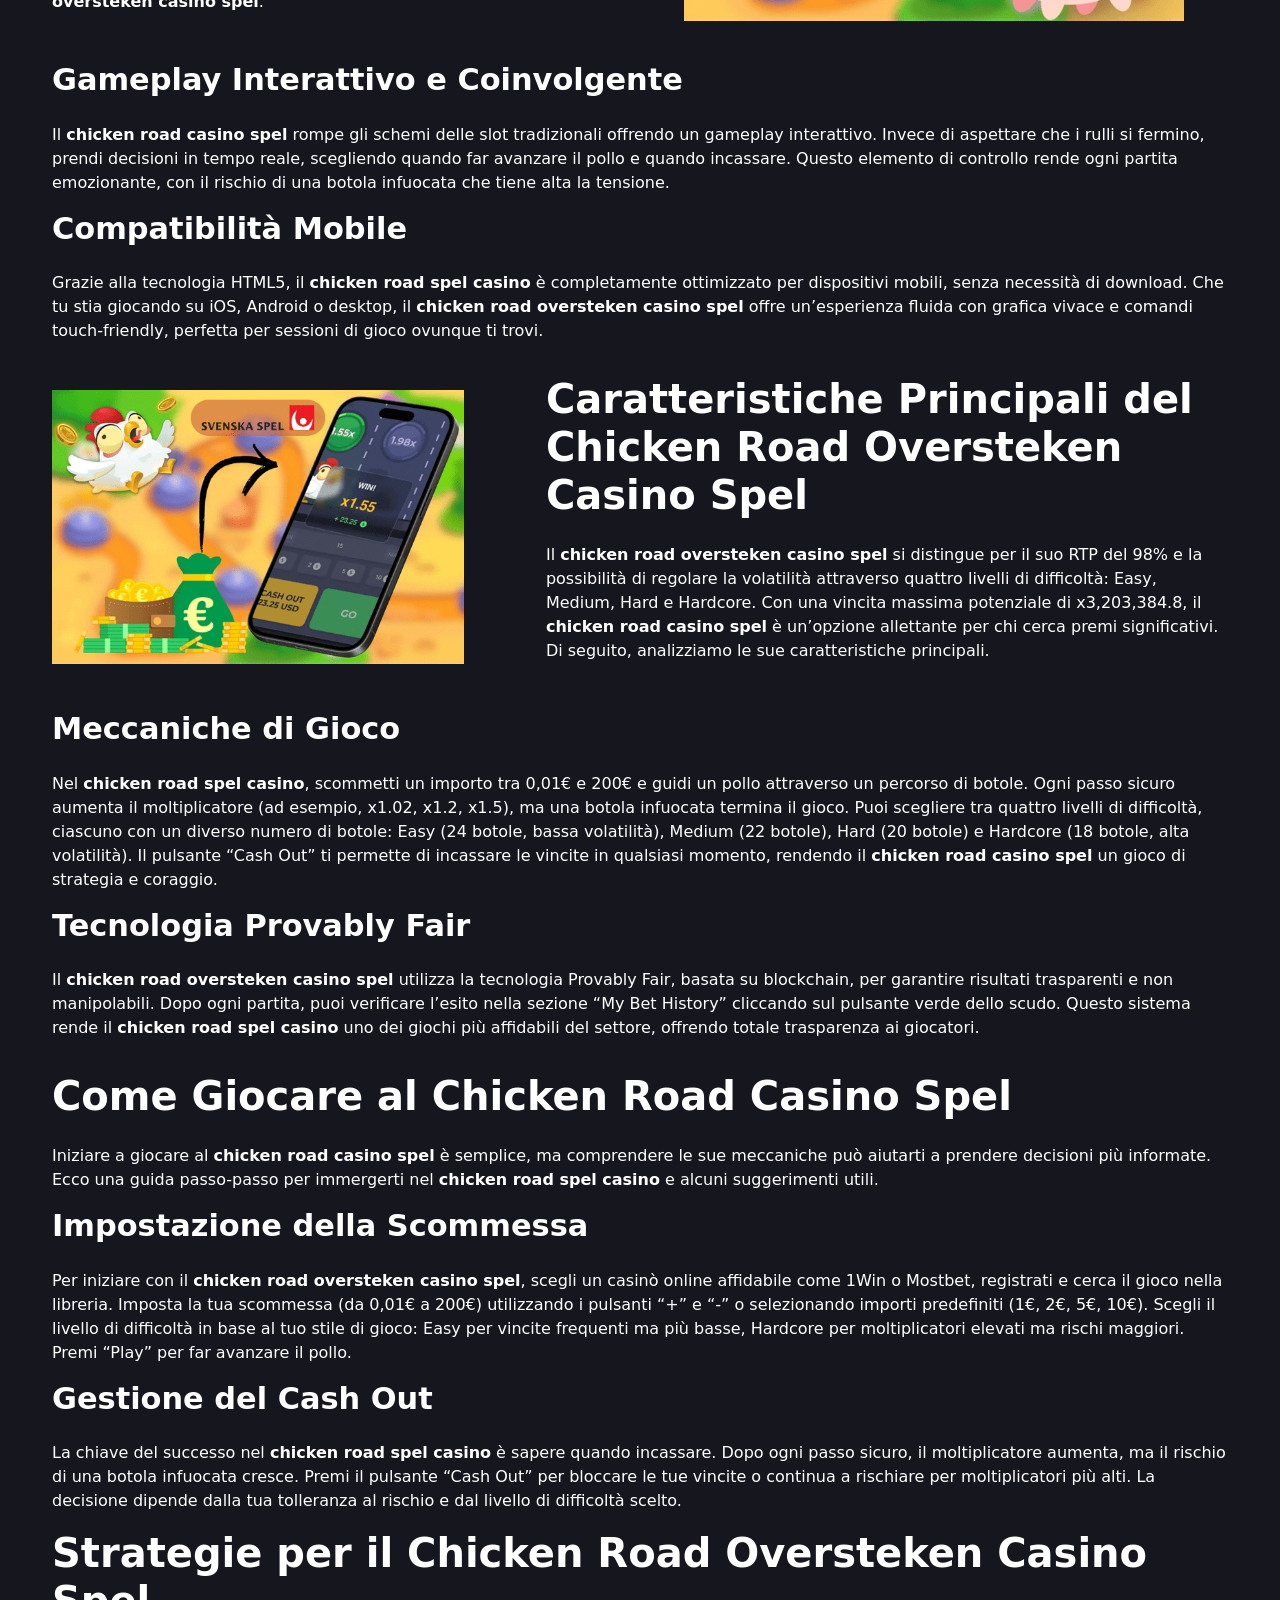
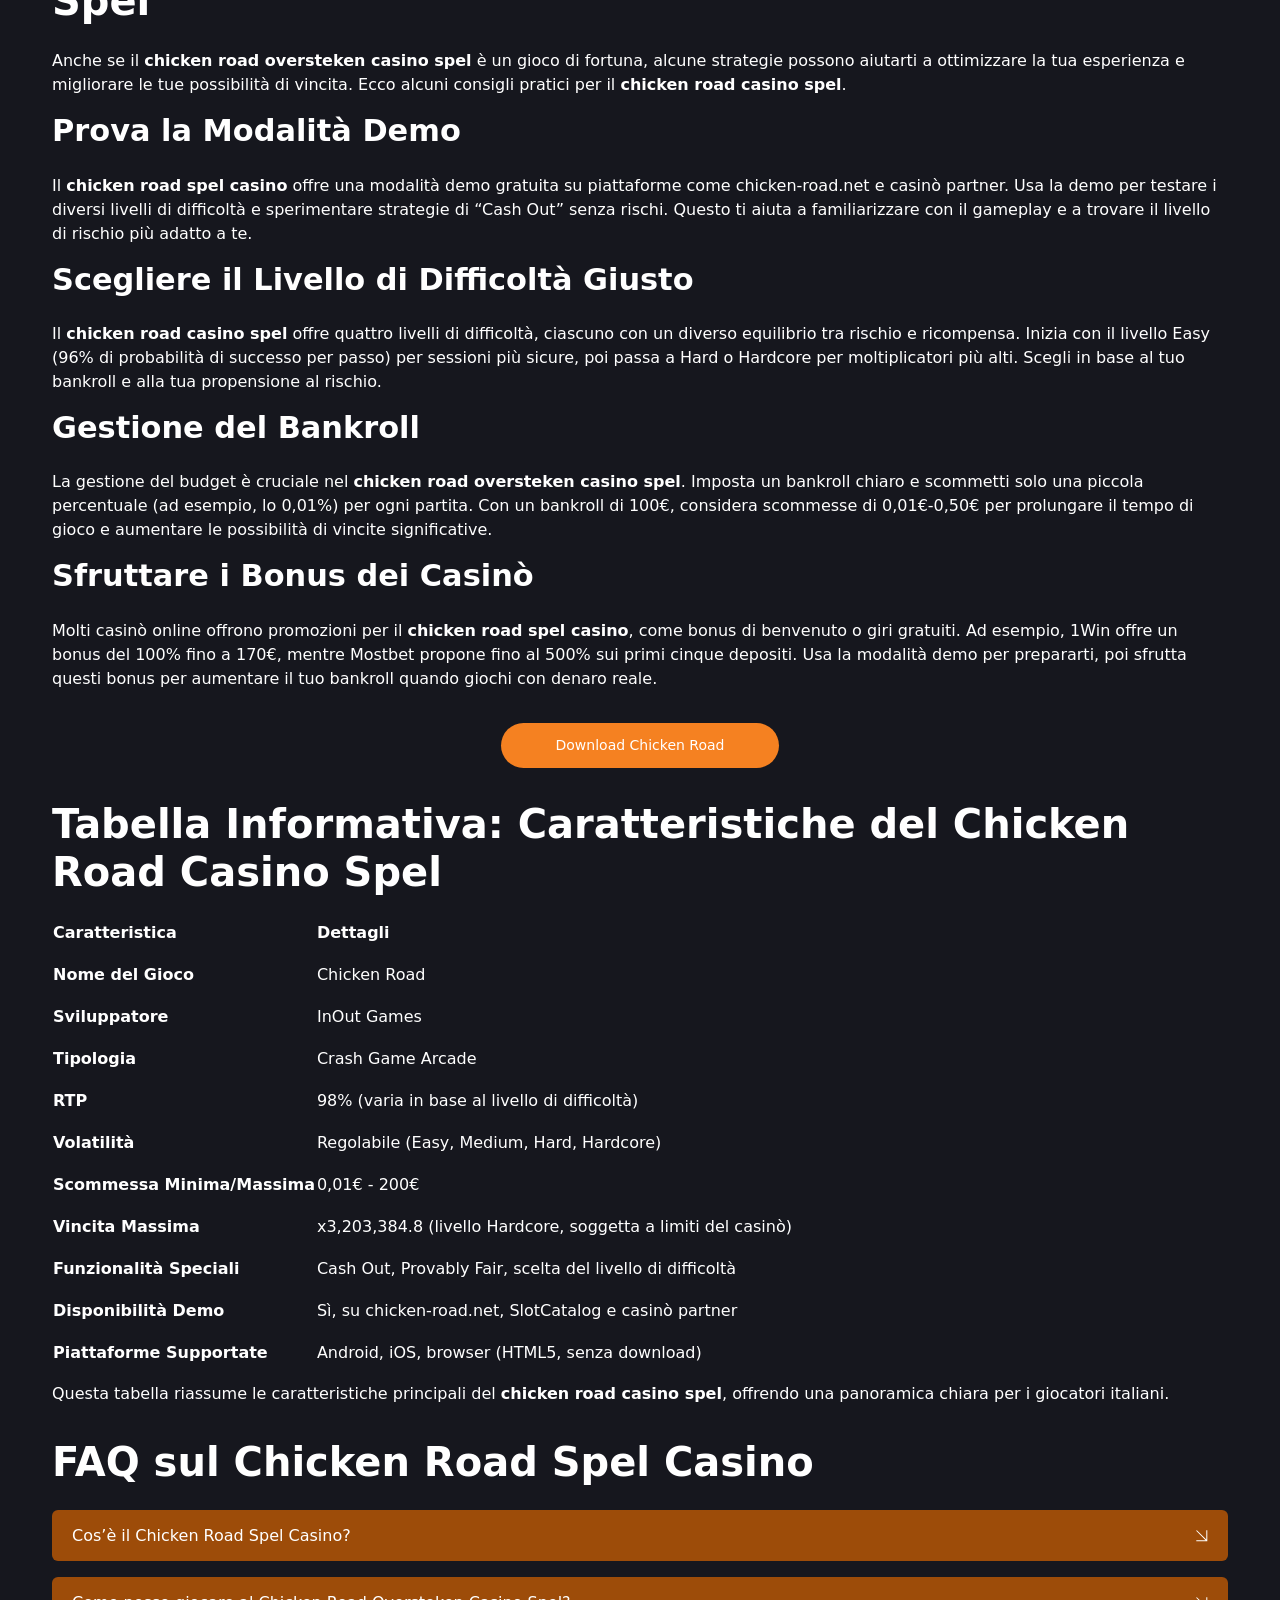
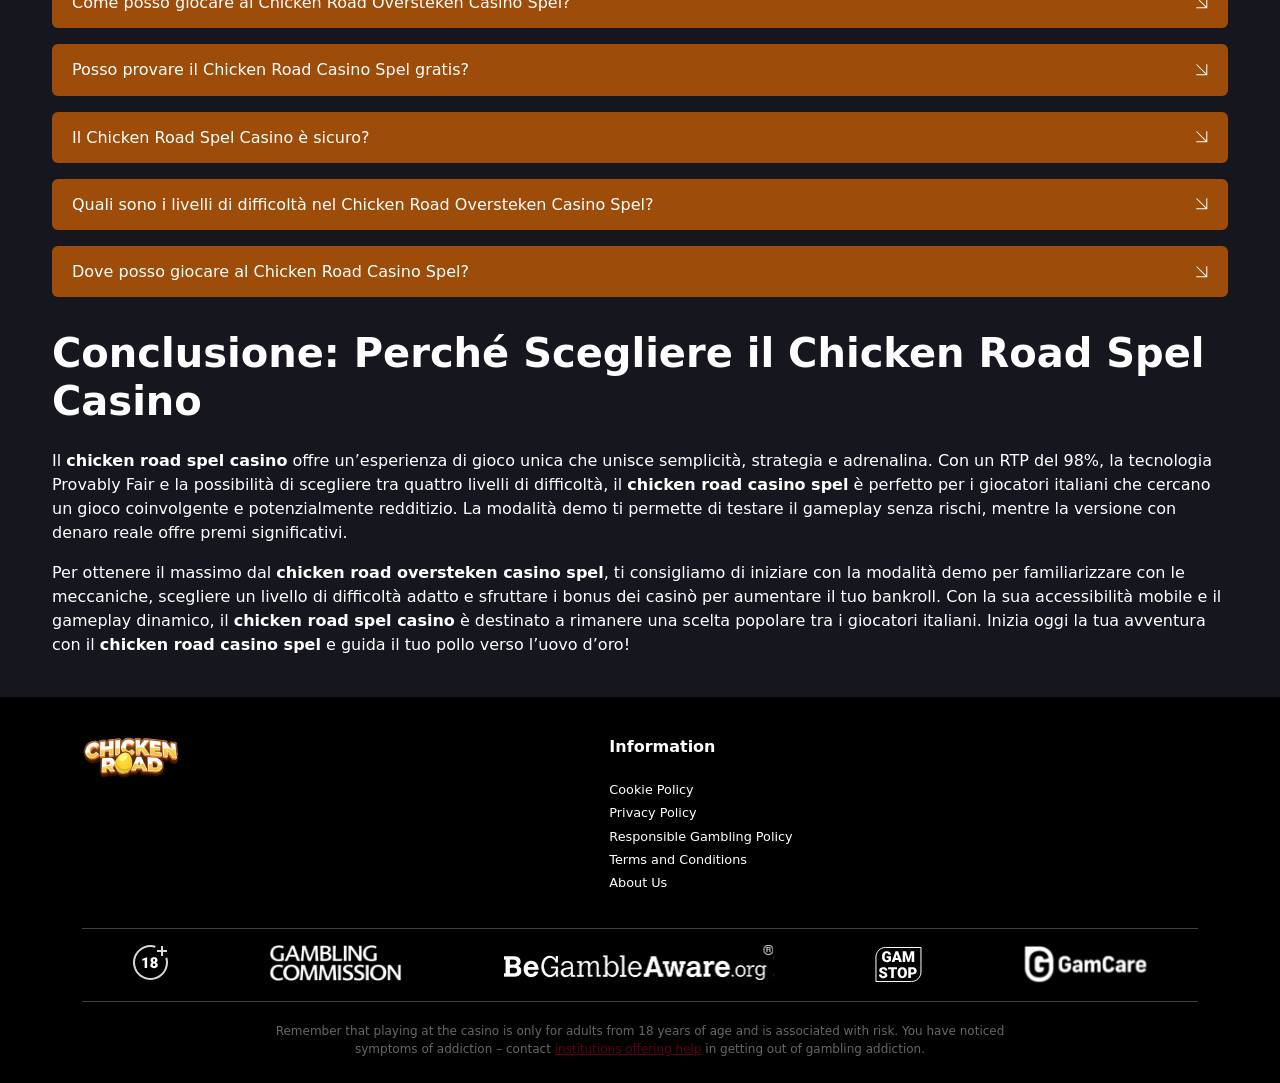
<file: spelcasino-chicken/index.html>
<!DOCTYPE html>
<html lang="it">

<head>
	<meta charset="UTF-8">
	<meta name="viewport" content="width=device-width">
	<meta name="robots" content="index, follow, max-image-preview:large, max-snippet:-1, max-video-preview:-1">

	<link rel="canonical" href="https://diamondspowerit.com/slot/">

	<link media="all" href="../css/autoptimize_9b123d720d574cecab7c6b5d40584863.css" rel="stylesheet">
	<title>Chicken Road spel casino – Speel en win online</title>
	<meta name="description"
		content="Chicken Road spel casino – Probeer het populaire casinospel en win echte prijzen online">



	<meta name="keywords"
		content="chicken road spel casino, chicken road oversteken casino spel, chicken road casino spel">
	<meta property="og:type" content="article">
	<meta property="og:title" content="Chicken Road spel casino – Speel en win online | Casino Game SpellWin">
	<meta property="og:description"
		content="Chicken Road spel casino – Probeer het populaire casinospel en win echte prijzen online">
	<meta property="og:site_name" content="GatesofAdventures Beyond Wonderland">
	<meta property="og:url" content="https://chickenroad-italy.org/roadcasino-chicken/">
	<meta name="twitter:card" content="summary_large_image">
	<meta name="twitter:title" content="Chicken Road spel casino – Speel en win online | Casino Game SpellWin">
	<meta name="twitter:description"
		content="Chicken Road spel casino – Probeer het populaire casinospel en win echte prijzen online">

	<link rel="icon" type="image/png" href="/images/fav.png">
</head>

<body class="home wp-singular page-template-default page page-id-2 wp-custom-logo wp-theme body_frontend">
	<header class="header">
		<div class="container">
			<div class="header-wrap">
				<a href="/" class="logo">
					<span class="custom-logo-link"><img src="../images/logo.webp" class="custom-logo" alt="image" decoding="async"
							loading="lazy"></span>
				</a>
				<nav class="desktop_ver">
					<ul id="menu-primary-menu" class="menu">
						<li id="menu-item-684"
							class="menu-item menu-item-type-post_type menu-item-object-page nav-item nav-item-684"><a
								href="/chicken-casino/" class="">Chicken Casino</a></li>
						<li id="menu-item-1390"
							class="menu-item menu-item-type-post_type menu-item-object-page nav-item nav-item-1390"><a
								href="/chicken-demo/" class="">Chicken Demo</a></li>
						<li id="menu-item-1390"
							class="menu-item menu-item-type-post_type menu-item-object-page nav-item nav-item-1390"><a
								href="/chicken-slot/" class="">Chicken Slot</a></li>
						<li id="menu-item-1390"
							class="menu-item menu-item-type-post_type menu-item-object-page nav-item nav-item-1390"><a
								href="/chicken-app/" class="">Chicken App</a></li>



						<li id="menu-item-696"
							class="menu-item menu-item-type-custom menu-item-object-custom menu-item-home menu-item-has-children dropdown nav-item nav-item-696">
							<a class=" dropdown-toggle" aria-haspopup="true" aria-expanded="false" bis_skin_checked="1">Where
								to play</a>
							<ul class="dropdown-menu depth_0">
								<li id="menu-item-693" class="menu-item menu-item-type-post_type menu-item-object-page menu-item-693"><a
										href="/spelcasino-chicken/">Spelcasino Chicken</a></li>
								<li id="menu-item-693" class="menu-item menu-item-type-post_type menu-item-object-page menu-item-693"><a
										href="/sisal-chicken/">Sisal Chicken</a></li>
								<li id="menu-item-693" class="menu-item menu-item-type-post_type menu-item-object-page menu-item-693"><a
										href="/lottomatica-chicken/">Lottomatica Chicken</a></li>
								<li id="menu-item-693" class="menu-item menu-item-type-post_type menu-item-object-page menu-item-693"><a
										href="/roadcasino-chicken/">Roadcasino Chicken</a></li>

							</ul>
						</li>


					</ul>
				</nav>

				<div class="offcanvas offcanvas-end" tabindex="-1" id="offcanvas_nav_header">
					<div class="offcanvas-header">
						<button type="button" class="btn-close text-reset" data-bs-dismiss="offcanvas" aria-label="Close"></button>
					</div>
					<div class="offcanvas-body">
						<nav class="mobile_ver">
							<ul id="menu-primary-menu-1" class="menu">
								<li id="menu-item-684"
									class="menu-item menu-item-type-post_type menu-item-object-page nav-item nav-item-684"><a
										href="/chicken-casino/" class="">Chicken Casino</a></li>
								<li id="menu-item-1390"
									class="menu-item menu-item-type-post_type menu-item-object-page nav-item nav-item-1390"><a
										href="/chicken-demo/" class="">Chicken Demo</a></li>
								<li id="menu-item-1390"
									class="menu-item menu-item-type-post_type menu-item-object-page nav-item nav-item-1390"><a
										href="/chicken-slot/" class="">Chicken Slot</a></li>
								<li id="menu-item-1390"
									class="menu-item menu-item-type-post_type menu-item-object-page nav-item nav-item-1390"><a
										href="/chicken-app/" class="">Chicken App</a></li>


								<li id="menu-item-696"
									class="menu-item menu-item-type-custom menu-item-object-custom menu-item-home menu-item-has-children dropdown nav-item nav-item-696">
									<a class=" dropdown-toggle" aria-haspopup="true" aria-expanded="false" bis_skin_checked="1">Where
										to play</a>
									<ul class="dropdown-menu depth_0">
										<li id="menu-item-693"
											class="menu-item menu-item-type-post_type menu-item-object-page menu-item-693"><a
												href="/spelcasino-chicken/">Spelcasino Chicken</a></li>
										<li id="menu-item-693"
											class="menu-item menu-item-type-post_type menu-item-object-page menu-item-693"><a
												href="/sisal-chicken/">Sisal Chicken</a></li>
										<li id="menu-item-693"
											class="menu-item menu-item-type-post_type menu-item-object-page menu-item-693"><a
												href="/roadcasino-chicken/">Roadcasino Chicken</a></li>
										<li id="menu-item-693"
											class="menu-item menu-item-type-post_type menu-item-object-page menu-item-693"><a
												href="/lottomatica-chicken/">Lottomatica Chicken</a></li>
									</ul>
								</li>
							</ul>
						</nav>
					</div>
				</div>

				<div class="mobile-menu-button" data-bs-toggle="offcanvas" href="#offcanvas_nav_header" role="button"
					aria-controls="offcanvas_nav_header">
					<span></span>
					<span></span>
					<span></span>
				</div>
			</div>
		</div>


	</header>
	<main class="wrap">

		<div class="review-page">
			<div class="welcome_section">
				<div class="container">
					<div class="welcome_section__wrap row">
						<div class="col-lg">
							<div class="welcome_section__content">
								<h1 class="title">
									<strong>
										Chicken Road Spel Casino: L’Avventura

									</strong>
								</h1>
								<div class="descr">
									<p>Il <strong>chicken road spel casino</strong> è uno dei giochi d’azzardo online più accattivanti del
										2025, un crash game arcade che sta conquistando i giocatori italiani con il suo gameplay unico e
										coinvolgente. Sviluppato da InOut Games, il <strong>chicken road casino spel</strong> invita i
										giocatori a guidare un pollo attraverso un percorso pieno di ostacoli, con l’obiettivo di accumulare
										moltiplicatori e vincere premi fino a 20.000€.</p>
								</div>
								<a href="https://go.coinstrikeholdwin.com/SY12N7?approach=chickenroadit" class="btn btn-primary">
									Play Chicken Road️</a>
							</div>
						</div>
						<div class="col-lg-6">
							<div class="welcome_section__image spellcas">
								<span class="get-image schema-image-object-thumbnail"><img width="300" height="211"
										src="../images/svenska-logo.png" class="attachment-thumbnail size-thumbnail"
										alt="In addition to the fun of playing  many providers offer generous bonuses" decoding="async"
										fetchpriority="high" sizes="(max-width: 300px) 100vw, 300px" loading="lazy">

								</span>
							</div>
						</div>
					</div>
				</div>
			</div>

			<div class="container">
				<nav class="breadcrumbs">
					<ol class="breadcrumb">
						<li class="breadcrumb-item">
							<a href="/">Chicken Road</a>
						</li>
						<li class="breadcrumb-item active">Spelcasino Chicken</li>
					</ol>
				</nav>
				<nav>
					<div class="lwptoc lwptoc-baseItems lwptoc-light lwptoc-notInherit" data-smooth-scroll="1"
						data-smooth-scroll-offset="24" data-lwptoc-initialized="1">
						<div class="lwptoc_i">
							<div class="lwptoc_header">
								<b class="lwptoc_title">Contents</b>
							</div>
							<div class="lwptoc_items">
								<ol class="lwptoc_itemWrap">
									<li class="lwptoc_item"> <a href="#01">
											<span class="lwptoc_item_number">1</span>
											<span class="lwptoc_item_label">
												Introduzione al Fascino del Chicken Road Casino Spel

											</span>
										</a>
									</li>
									<li class="lwptoc_item"> <a href="#02">
											<span class="lwptoc_item_number">2</span>
											<span class="lwptoc_item_label">
												Perché Scegliere il Chicken Road Spel Casino

											</span>
										</a>
									</li>
									<li class="lwptoc_item"> <a href="#03">
											<span class="lwptoc_item_number">3</span>
											<span class="lwptoc_item_label">
												Caratteristiche Principali del Chicken Road Oversteken Casino Spel

											</span>
										</a>
									</li>
									<li class="lwptoc_item"> <a href="#04">
											<span class="lwptoc_item_number">4</span>
											<span class="lwptoc_item_label">
												Come Giocare al Chicken Road Casino Spel

											</span>
										</a>
									</li>
									<li class="lwptoc_item"> <a href="#05">
											<span class="lwptoc_item_number">5</span>
											<span class="lwptoc_item_label">
												Strategie per il Chicken Road Oversteken Casino Spel

											</span>
										</a>
									</li>
									<li class="lwptoc_item"> <a href="#06">
											<span class="lwptoc_item_number">6</span>
											<span class="lwptoc_item_label">
												Tabella Informativa: Caratteristiche del Chicken Road Casino Spel

											</span>
										</a>
									</li>
									<li class="lwptoc_item"> <a href="#07">
											<span class="lwptoc_item_number">7</span>
											<span class="lwptoc_item_label">
												FAQ sul Chicken Road Spel Casino

											</span>
										</a>
									</li>
									<li class="lwptoc_item"> <a href="#08">
											<span class="lwptoc_item_number">8</span>
											<span class="lwptoc_item_label">
												Conclusione: Perché Scegliere il Chicken Road Spel Casino

											</span>
										</a>
									</li>

								</ol>
							</div>
						</div>
					</div>
				</nav>
			</div>

			<div class="wp-block-hc-container">
				<section class="wp-block-hc-alternate-group-section">
					<div class="media_block left">
						<h2 class="title" id="01">
							Introduzione al Fascino del Chicken Road Casino Spel

						</h2>
						<div class="content">
							<p>Il <strong>chicken road casino spel</strong> si distingue per la sua semplicità e il suo gameplay
								adrenalinico. A differenza delle slot tradizionali, questo crash game ti mette al comando di un pollo
								che deve attraversare un percorso di botole infuocate, con ogni passo che aumenta il moltiplicatore
								della tua scommessa. La possibilità di incassare le vincite in qualsiasi momento con il pulsante “Cash
								Out” rende il <strong>chicken road oversteken casino spel</strong> un’esperienza unica, che unisce
								strategia e fortuna. Disponibile su piattaforme come 1Win, Mostbet e chicken-road.net, questo gioco è
								ottimizzato per il mercato italiano, con bonus esclusivi e un’interfaccia user-friendly.</p>
						</div>
						<div class="image"> <span class="get-image schema-image-object-thumbnail"><img width="1024" height="720"
									src="../images/spell1.png" class="attachment-large size-large" alt="Casino Bonus Overview"
									sizes="auto, (max-width: 1024px) 100vw, 1024px" loading="lazy" decoding="async">
							</span> </div>
					</div>

					<div
						class="wp-block-buttons is-content-justification-center is-layout-flex wp-container-core-buttons-is-layout-a89b3969 wp-block-buttons-is-layout-flex">
						<div class="wp-block-button"><a class="wp-block-button__link wp-element-button"
								href="https://go.coinstrikeholdwin.com/SY12N7?approach=chickenroadit" target="_blank"
								rel="nofollow noopener">Open an account</a></div>
					</div>
					<p>In questo articolo, analizzeremo le caratteristiche principali del <strong>chicken road spel
							casino</strong>, i vantaggi di giocare su dispositivi mobili, le strategie per migliorare le tue
						possibilità di vincita e come accedere al gioco in modalità demo o con denaro reale. Includeremo una tabella
						informativa e una sezione FAQ per rispondere a tutte le tue domande sul <strong>chicken road casino
							spel</strong>.</p>
				</section>
				<section class="wp-block-hc-alternate-group-section">
					<div class="media_block right">
						<h2 class="title" id="02">
							Perché Scegliere il Chicken Road Spel Casino
						</h2>
						<div class="content">
							<p>Il <strong>chicken road spel casino</strong> è diventato rapidamente un favorito tra i giocatori
								italiani grazie alla sua accessibilità e al suo gameplay dinamico. Con la possibilità di scegliere tra
								quattro livelli di difficoltà e un RTP del 98%, il <strong>chicken road casino spel</strong> si adatta a
								ogni tipo di giocatore, dai principianti agli esperti. Ecco perché dovresti provare il <strong>chicken
									road oversteken casino spel</strong>.</p>
						</div>
						<div class="image"> <span class="get-image schema-image-object-thumbnail"><img width="1024" height="720"
									src="../images/spell2.png" class="attachment-large size-large"
									alt="Adventures Stats with a big bonus to get you started"
									sizes="auto, (max-width: 1024px) 100vw, 1024px" loading="lazy" decoding="async">
							</span> </div>
					</div>
					<h3><strong>Gameplay Interattivo e Coinvolgente</strong></h3>
					<p>Il <strong>chicken road casino spel</strong> rompe gli schemi delle slot tradizionali offrendo un gameplay
						interattivo. Invece di aspettare che i rulli si fermino, prendi decisioni in tempo reale, scegliendo quando
						far avanzare il pollo e quando incassare. Questo elemento di controllo rende ogni partita emozionante, con
						il rischio di una botola infuocata che tiene alta la tensione.</p>
					<h3><strong>Compatibilità Mobile</strong></h3>
					<p>Grazie alla tecnologia HTML5, il <strong>chicken road spel casino</strong> è completamente ottimizzato per
						dispositivi mobili, senza necessità di download. Che tu stia giocando su iOS, Android o desktop, il
						<strong>chicken road oversteken casino spel</strong> offre un’esperienza fluida con grafica vivace e comandi
						touch-friendly, perfetta per sessioni di gioco ovunque ti trovi.
					</p>
				</section>
				<section class="wp-block-hc-alternate-group-section">
					<div class="media_block left">
						<h2 class="title" id="03">
							Caratteristiche Principali del Chicken Road Oversteken Casino Spel
						</h2>
						<div class="content">
							<p>Il <strong>chicken road oversteken casino spel</strong> si distingue per il suo RTP del 98% e la
								possibilità di regolare la volatilità attraverso quattro livelli di difficoltà: Easy, Medium, Hard e
								Hardcore. Con una vincita massima potenziale di x3,203,384.8, il <strong>chicken road casino
									spel</strong> è un’opzione allettante per chi cerca premi significativi. Di seguito, analizziamo le
								sue caratteristiche principali.</p>
						</div>
						<div class="image"> <span class="get-image schema-image-object-thumbnail"><img width="1024" height="720"
									src="../images/spell3.png" class="attachment-large size-large" alt="Masks start guide"
									sizes="auto, (max-width: 1024px) 100vw, 1024px" loading="lazy" decoding="async">
							</span> </div>
					</div>
					<h3><strong>Meccaniche di Gioco</strong></h3>
					<p>Nel <strong>chicken road spel casino</strong>, scommetti un importo tra 0,01€ e 200€ e guidi un pollo
						attraverso un percorso di botole. Ogni passo sicuro aumenta il moltiplicatore (ad esempio, x1.02, x1.2,
						x1.5), ma una botola infuocata termina il gioco. Puoi scegliere tra quattro livelli di difficoltà, ciascuno
						con un diverso numero di botole: Easy (24 botole, bassa volatilità), Medium (22 botole), Hard (20 botole) e
						Hardcore (18 botole, alta volatilità). Il pulsante “Cash Out” ti permette di incassare le vincite in
						qualsiasi momento, rendendo il <strong>chicken road casino spel</strong> un gioco di strategia e coraggio.
					</p>
					<h3><strong>Tecnologia Provably Fair</strong></h3>
					<p>Il <strong>chicken road oversteken casino spel</strong> utilizza la tecnologia Provably Fair, basata su
						blockchain, per garantire risultati trasparenti e non manipolabili. Dopo ogni partita, puoi verificare
						l’esito nella sezione “My Bet History” cliccando sul pulsante verde dello scudo. Questo sistema rende il
						<strong>chicken road spel casino</strong> uno dei giochi più affidabili del settore, offrendo totale
						trasparenza ai giocatori.
					</p>
				</section>
				<section class="wp-block-hc-alternate-group-section">
					<h2 class="wp-block-heading" id="04">
						Come Giocare al Chicken Road Casino Spel

					</h2>
					<p>Iniziare a giocare al <strong>chicken road casino spel</strong> è semplice, ma comprendere le sue
						meccaniche può aiutarti a prendere decisioni più informate. Ecco una guida passo-passo per immergerti nel
						<strong>chicken road spel casino</strong> e alcuni suggerimenti utili.
					</p>
					<h3><strong>Impostazione della Scommessa</strong></h3>
					<p>Per iniziare con il <strong>chicken road oversteken casino spel</strong>, scegli un casinò online
						affidabile come 1Win o Mostbet, registrati e cerca il gioco nella libreria. Imposta la tua scommessa (da
						0,01€ a 200€) utilizzando i pulsanti “+” e “-” o selezionando importi predefiniti (1€, 2€, 5€, 10€). Scegli
						il livello di difficoltà in base al tuo stile di gioco: Easy per vincite frequenti ma più basse, Hardcore
						per moltiplicatori elevati ma rischi maggiori. Premi “Play” per far avanzare il pollo.</p>
					<h3><strong>Gestione del Cash Out</strong></h3>
					<p>La chiave del successo nel <strong>chicken road spel casino</strong> è sapere quando incassare. Dopo ogni
						passo sicuro, il moltiplicatore aumenta, ma il rischio di una botola infuocata cresce. Premi il pulsante
						“Cash Out” per bloccare le tue vincite o continua a rischiare per moltiplicatori più alti. La decisione
						dipende dalla tua tolleranza al rischio e dal livello di difficoltà scelto.</p>
				</section>
				<section class="wp-block-hc-alternate-group-section">
					<div class="">
						<h2 class="title" id="05">
							Strategie per il Chicken Road Oversteken Casino Spel
						</h2>
						<div class="content">
							<p>Anche se il <strong>chicken road oversteken casino spel</strong> è un gioco di fortuna, alcune
								strategie possono aiutarti a ottimizzare la tua esperienza e migliorare le tue possibilità di vincita.
								Ecco alcuni consigli pratici per il <strong>chicken road casino spel</strong>.</p>
							<h3><strong>Prova la Modalità Demo</strong></h3>
							<p>Il <strong>chicken road spel casino</strong> offre una modalità demo gratuita su piattaforme come
								chicken-road.net e casinò partner. Usa la demo per testare i diversi livelli di difficoltà e
								sperimentare strategie di “Cash Out” senza rischi. Questo ti aiuta a familiarizzare con il gameplay e a
								trovare il livello di rischio più adatto a te.</p>
							<h3><strong>Scegliere il Livello di Difficoltà Giusto</strong></h3>
							<p>Il <strong>chicken road casino spel</strong> offre quattro livelli di difficoltà, ciascuno con un
								diverso equilibrio tra rischio e ricompensa. Inizia con il livello Easy (96% di probabilità di successo
								per passo) per sessioni più sicure, poi passa a Hard o Hardcore per moltiplicatori più alti. Scegli in
								base al tuo bankroll e alla tua propensione al rischio.</p>
							<h3><strong>Gestione del Bankroll</strong></h3>
							<p>La gestione del budget è cruciale nel <strong>chicken road oversteken casino spel</strong>. Imposta un
								bankroll chiaro e scommetti solo una piccola percentuale (ad esempio, lo 0,01%) per ogni partita. Con un
								bankroll di 100€, considera scommesse di 0,01€-0,50€ per prolungare il tempo di gioco e aumentare le
								possibilità di vincite significative.</p>
							<h3><strong>Sfruttare i Bonus dei Casinò</strong></h3>
							<p>Molti casinò online offrono promozioni per il <strong>chicken road spel casino</strong>, come bonus di
								benvenuto o giri gratuiti. Ad esempio, 1Win offre un bonus del 100% fino a 170€, mentre Mostbet propone
								fino al 500% sui primi cinque depositi. Usa la modalità demo per prepararti, poi sfrutta questi bonus
								per aumentare il tuo bankroll quando giochi con denaro reale.</p>
						</div>
					</div>
					<div
						class="wp-block-buttons is-content-justification-center is-layout-flex wp-container-core-buttons-is-layout-a89b3969 wp-block-buttons-is-layout-flex">
						<div class="wp-block-button"><a class="wp-block-button__link wp-element-button"
								href="https://go.coinstrikeholdwin.com/SY12N7?approach=chickenroadit" target="_blank"
								rel="nofollow noopener">Download Chicken Road</a></div>
					</div>

				</section>
				<section class="wp-block-hc-alternate-group-section">
					<h2 class="wp-block-heading" id="06">
						Tabella Informativa: Caratteristiche del Chicken Road Casino Spel
					</h2>
					<table>
						<tbody>
							<tr>
								<td>
									<p><strong>Caratteristica</strong></p>
								</td>
								<td>
									<p><strong>Dettagli</strong></p>
								</td>
							</tr>
							<tr>
								<td>
									<p><strong>Nome del Gioco</strong></p>
								</td>
								<td>
									<p>Chicken Road</p>
								</td>
							</tr>
							<tr>
								<td>
									<p><strong>Sviluppatore</strong></p>
								</td>
								<td>
									<p>InOut Games</p>
								</td>
							</tr>
							<tr>
								<td>
									<p><strong>Tipologia</strong></p>
								</td>
								<td>
									<p>Crash Game Arcade</p>
								</td>
							</tr>
							<tr>
								<td>
									<p><strong>RTP</strong></p>
								</td>
								<td>
									<p>98% (varia in base al livello di difficoltà)</p>
								</td>
							</tr>
							<tr>
								<td>
									<p><strong>Volatilità</strong></p>
								</td>
								<td>
									<p>Regolabile (Easy, Medium, Hard, Hardcore)</p>
								</td>
							</tr>
							<tr>
								<td>
									<p><strong>Scommessa Minima/Massima</strong></p>
								</td>
								<td>
									<p>0,01€ - 200€</p>
								</td>
							</tr>
							<tr>
								<td>
									<p><strong>Vincita Massima</strong></p>
								</td>
								<td>
									<p>x3,203,384.8 (livello Hardcore, soggetta a limiti del casinò)</p>
								</td>
							</tr>
							<tr>
								<td>
									<p><strong>Funzionalità Speciali</strong></p>
								</td>
								<td>
									<p>Cash Out, Provably Fair, scelta del livello di difficoltà</p>
								</td>
							</tr>
							<tr>
								<td>
									<p><strong>Disponibilità Demo</strong></p>
								</td>
								<td>
									<p>Sì, su chicken-road.net, SlotCatalog e casinò partner</p>
								</td>
							</tr>
							<tr>
								<td>
									<p><strong>Piattaforme Supportate</strong></p>
								</td>
								<td>
									<p>Android, iOS, browser (HTML5, senza download)</p>
								</td>
							</tr>
						</tbody>
					</table>
					<p>Questa tabella riassume le caratteristiche principali del <strong>chicken road casino spel</strong>,
						offrendo una panoramica chiara per i giocatori italiani.</p>
				</section>

				<section class="wp-block-hc-alternate-group-section">
					<h2 class="wp-block-heading" id="07">
						FAQ sul Chicken Road Spel Casino
					</h2>

					<section class="faq-section">
						<div class="accordion" id="accordionFAQ-1">
							<div class="accordion-item" itemprop="mainEntity">
								<h3 itemprop="name" class="accordion-header" id="headingFAQ-0"> <button
										class="accordion-button collapsed" type="button" data-bs-toggle="collapse"
										data-bs-target="#collapseFAQ-0" aria-expanded="true" aria-controls="collapseFAQ-0">
										Cos’è il Chicken Road Spel Casino?

									</button> </h3>

								<div id="collapseFAQ-0" class="accordion-collapse collapse" aria-labelledby="headingFAQ-0"
									data-bs-parent="#accordionFAQ-0" itemprop="acceptedAnswer">
									<div class="accordion-body" itemprop="text">
										<p>Il <strong>chicken road spel casino</strong> è un crash game arcade sviluppato da InOut Games, in
											cui guidi un pollo attraverso un percorso di botole, incassando vincite con moltiplicatori
											crescenti tramite il pulsante “Cash Out”. Ha un RTP del 98% e una vincita massima di x3,203,384.8.
										</p>
									</div>
								</div>
							</div>
							<div class="accordion-item" itemprop="mainEntity">
								<h3 itemprop="name" class="accordion-header" id="headingFAQ-1"> <button
										class="accordion-button collapsed" type="button" data-bs-toggle="collapse"
										data-bs-target="#collapseFAQ-1" aria-expanded="true" aria-controls="collapseFAQ-1">
										Come posso giocare al Chicken Road Oversteken Casino Spel?

									</button> </h3>
								<div id="collapseFAQ-1" class="accordion-collapse collapse" aria-labelledby="headingFAQ-1"
									data-bs-parent="#accordionFAQ-1" itemprop="acceptedAnswer">
									<div class="accordion-body" itemprop="text">
										<p>Per giocare al <strong>chicken road oversteken casino spel</strong>, scegli un casinò online
											affidabile come 1Win o Mostbet, imposta una scommessa (0,01€-200€), seleziona il livello di
											difficoltà e premi “Play” per far avanzare il pollo. Usa il pulsante “Cash Out” per incassare le
											vincite.</p>
									</div>
								</div>
							</div>
							<div class="accordion-item" itemprop="mainEntity">
								<h3 itemprop="name" class="accordion-header" id="headingFAQ-2"> <button
										class="accordion-button collapsed" type="button" data-bs-toggle="collapse"
										data-bs-target="#collapseFAQ-2" aria-expanded="true" aria-controls="collapseFAQ-2">
										Posso provare il Chicken Road Casino Spel gratis?

									</button> </h3>
								<div id="collapseFAQ-2" class="accordion-collapse collapse" aria-labelledby="headingFAQ-2"
									data-bs-parent="#accordionFAQ-2" itemprop="acceptedAnswer">
									<div class="accordion-body" itemprop="text">
										<p>Sì, il <strong>chicken road casino spel</strong> offre una modalità demo gratuita su piattaforme
											come chicken-road.net e casinò partner, senza bisogno di registrazione o deposito.</p>
									</div>
								</div>
							</div>
							<div class="accordion-item" itemprop="mainEntity">
								<h3 itemprop="name" class="accordion-header" id="headingFAQ-3"> <button
										class="accordion-button collapsed" type="button" data-bs-toggle="collapse"
										data-bs-target="#collapseFAQ-3" aria-expanded="true" aria-controls="collapseFAQ-3">
										Il Chicken Road Spel Casino è sicuro?

									</button> </h3>
								<div id="collapseFAQ-3" class="accordion-collapse collapse" aria-labelledby="headingFAQ-3"
									data-bs-parent="#accordionFAQ-3" itemprop="acceptedAnswer">
									<div class="accordion-body" itemprop="text">
										<p>Sì, il <strong>chicken road spel casino</strong> utilizza la tecnologia Provably Fair per
											garantire risultati trasparenti e non manipolabili. È offerto da casinò con licenze affidabili
											(es. Curaçao), rendendolo sicuro per i giocatori italiani.</p>
									</div>
								</div>
							</div>
							<div class="accordion-item" itemprop="mainEntity">
								<h3 itemprop="name" class="accordion-header" id="headingFAQ-4"> <button
										class="accordion-button collapsed" type="button" data-bs-toggle="collapse"
										data-bs-target="#collapseFAQ-4" aria-expanded="true" aria-controls="collapseFAQ-4">
										Quali sono i livelli di difficoltà nel Chicken Road Oversteken Casino Spel?

									</button> </h3>
								<div id="collapseFAQ-4" class="accordion-collapse collapse" aria-labelledby="headingFAQ-4"
									data-bs-parent="#accordionFAQ-4" itemprop="acceptedAnswer">
									<div class="accordion-body" itemprop="text">
										<p>Il <strong>chicken road oversteken casino spel</strong> offre quattro livelli: Easy (24 botole,
											x1.02-x24.5), Medium (22 botole), Hard (20 botole) e Hardcore (18 botole, fino a x3,203,384.8).
											Ogni livello regola il rischio e il potenziale di vincita.</p>
									</div>
								</div>
							</div>
							<div class="accordion-item" itemprop="mainEntity">
								<h3 itemprop="name" class="accordion-header" id="headingFAQ-4"> <button
										class="accordion-button collapsed" type="button" data-bs-toggle="collapse"
										data-bs-target="#collapseFAQ-4" aria-expanded="true" aria-controls="collapseFAQ-4">
										Dove posso giocare al Chicken Road Casino Spel?

									</button> </h3>
								<div id="collapseFAQ-4" class="accordion-collapse collapse" aria-labelledby="headingFAQ-4"
									data-bs-parent="#accordionFAQ-4" itemprop="acceptedAnswer">
									<div class="accordion-body" itemprop="text">
										<p>Il <strong>chicken road casino spel</strong> è disponibile su casinò online regolamentati come
											1Win, Mostbet e altri partner di InOut Games. Puoi anche provare la modalità demo su
											chicken-road.net.</p>
									</div>
								</div>
							</div>
						</div>
					</section>
				</section>

				<section class="wp-block-hc-alternate-group-section">
					<h2 class="wp-block-heading" id="08">
						Conclusione: Perché Scegliere il Chicken Road Spel Casino
					</h2>
					<p>Il <strong>chicken road spel casino</strong> offre un’esperienza di gioco unica che unisce semplicità,
						strategia e adrenalina. Con un RTP del 98%, la tecnologia Provably Fair e la possibilità di scegliere tra
						quattro livelli di difficoltà, il <strong>chicken road casino spel</strong> è perfetto per i giocatori
						italiani che cercano un gioco coinvolgente e potenzialmente redditizio. La modalità demo ti permette di
						testare il gameplay senza rischi, mentre la versione con denaro reale offre premi significativi.</p>
					<p>Per ottenere il massimo dal <strong>chicken road oversteken casino spel</strong>, ti consigliamo di
						iniziare con la modalità demo per familiarizzare con le meccaniche, scegliere un livello di difficoltà
						adatto e sfruttare i bonus dei casinò per aumentare il tuo bankroll. Con la sua accessibilità mobile e il
						gameplay dinamico, il <strong>chicken road spel casino</strong> è destinato a rimanere una scelta popolare
						tra i giocatori italiani. Inizia oggi la tua avventura con il <strong>chicken road casino spel</strong> e
						guida il tuo pollo verso l’uovo d’oro!</p>
				</section>
			</div>
		</div>
	</main>
	<footer class="footer">
		<div class="container">
			<div class="row">
				<div class="col-lg-auto">
					<div class="footer-logo">
						<span class="custom-logo-link"><img src="../images/logo.webp" class="custom-logo" alt="image"
								decoding="async" loading="lazy"></span>
					</div>
				</div>
				<div class="col-lg">
					<div class="row footer-nav-wrap">
						<div class="col-lg-auto">
							<div class="footer-nav">
								<h4 class="heading d-none d-lg-block">Information</h4>
								<nav class="menu-footer-menu-2-container">
									<ul id="menu-footer-menu-2" class="menu">
										<li id="menu-item-707"
											class="menu-item menu-item-type-post_type menu-item-object-page menu-item-707"><a
												href="/cookie/">Cookie Policy</a></li>
										<li id="menu-item-707"
											class="menu-item menu-item-type-post_type menu-item-object-page menu-item-707"><a
												href="/privacy/">Privacy Policy</a></li>
										<li id="menu-item-708"
											class="menu-item menu-item-type-post_type menu-item-object-page menu-item-708"><a
												href="/responsible-gambling-policy/">Responsible Gambling Policy</a></li>
										<li id="menu-item-1207"
											class="menu-item menu-item-type-post_type menu-item-object-page menu-item-1207"><a
												href="/terms/">Terms and Conditions</a></li>
										<li id="menu-item-1207"
											class="menu-item menu-item-type-post_type menu-item-object-page menu-item-1207"><a
												href="/about/">About Us</a></li>
									</ul>
								</nav>
							</div>
						</div>
					</div>
				</div>
				<div class="col-lg-4 d-none">
					<div class="footer-info text-center">
						<h4 class="heading">Information</h4>
						<div class="social">
							<a href="#">
								<svg width="9" height="18" viewBox="0 0 9 18" fill="currentColor" xmlns="http://www.w3.org/2000/svg">
									<path
										d="M7.3575 2.98875H9.00075V0.12675C8.71725 0.08775 7.74225 0 6.60675 0C4.2375 0 2.6145 1.49025 2.6145 4.22925V6.75H0V9.9495H2.6145V18H5.82V9.95025H8.32875L8.727 6.75075H5.81925V4.5465C5.82 3.62175 6.069 2.98875 7.3575 2.98875Z">
									</path>
								</svg>
							</a>
							<a href="#">
								<svg width="19" height="16" viewBox="0 0 19 16" fill="currentColor" xmlns="http://www.w3.org/2000/svg">
									<path
										d="M16.5099 4.33475C17.2419 3.815 17.8576 3.16625 18.3594 2.41925V2.4185C17.6896 2.71175 16.9771 2.90675 16.2331 3.00125C16.9981 2.5445 17.5824 1.82675 17.8569 0.962C17.1436 1.38725 16.3561 1.68725 15.5169 1.85525C14.8396 1.13375 13.8744 0.6875 12.8214 0.6875C10.7784 0.6875 9.13363 2.34575 9.13363 4.37825C9.13363 4.67075 9.15837 4.952 9.21912 5.21975C6.15162 5.06975 3.43663 3.59975 1.61263 1.3595C1.29462 1.91225 1.10712 2.5445 1.10712 3.22475C1.10712 4.50275 1.76488 5.63525 2.74662 6.2915C2.15338 6.28025 1.57212 6.10775 1.07937 5.837V5.8775C1.07937 7.67075 2.35812 9.16024 4.03587 9.50375C3.73513 9.58625 3.40812 9.62525 3.06838 9.62525C2.83212 9.62525 2.59363 9.61174 2.37013 9.56225C2.84788 11.0232 4.20537 12.098 5.81787 12.1332C4.56238 13.115 2.96788 13.7067 1.24213 13.7067C0.939875 13.7067 0.649625 13.6932 0.359375 13.6565C1.99437 14.7102 3.93087 15.3125 6.02037 15.3125C12.5326 15.3125 16.7769 9.87949 16.5099 4.33475Z">
									</path>
								</svg>
							</a>
							<a href="#">
								<svg width="19" height="18" viewBox="0 0 19 18" fill="currentColor" xmlns="http://www.w3.org/2000/svg">
									<g clip-path="url(#clip0_90_450)">
										<path
											d="M9.36264 4.37891C6.81039 4.37891 4.74414 6.44741 4.74414 8.99741C4.74414 11.5497 6.81264 13.6159 9.36264 13.6159C11.9149 13.6159 13.9811 11.5474 13.9811 8.99741C13.9811 6.44516 11.9126 4.37891 9.36264 4.37891ZM9.36264 11.9952C7.70589 11.9952 6.36489 10.6534 6.36489 8.99741C6.36489 7.34141 7.70664 5.99966 9.36264 5.99966C11.0186 5.99966 12.3604 7.34141 12.3604 8.99741C12.3611 10.6534 11.0194 11.9952 9.36264 11.9952Z">
										</path>
										<path
											d="M13.0705 0.05654C11.4145 -0.02071 7.3128 -0.01696 5.6553 0.05654C4.1988 0.12479 2.91405 0.47654 1.8783 1.51229C0.147295 3.24329 0.368545 5.57579 0.368545 8.99654C0.368545 12.4975 0.173545 14.776 1.8783 16.4808C3.61605 18.2178 5.9823 17.9905 9.36255 17.9905C12.8305 17.9905 14.0275 17.9928 15.2538 17.518C16.921 16.8708 18.1796 15.3805 18.3025 12.7038C18.3805 11.047 18.376 6.94604 18.3025 5.28854C18.154 2.12879 16.4583 0.21254 13.0705 0.05654ZM15.6918 15.3355C14.557 16.4703 12.9828 16.369 9.3408 16.369C5.5908 16.369 4.08705 16.4245 2.9898 15.3243C1.72605 14.0665 1.9548 12.0468 1.9548 8.98454C1.9548 4.84079 1.52955 1.85654 5.6883 1.64354C6.6438 1.60979 6.92505 1.59854 9.3303 1.59854L9.36405 1.62104C13.3608 1.62104 16.4965 1.20254 16.6848 5.36054C16.7275 6.30929 16.7373 6.59429 16.7373 8.99579C16.7365 12.7023 16.807 14.215 15.6918 15.3355Z">
										</path>
										<path
											d="M14.1642 5.27569C14.7603 5.27569 15.2435 4.79249 15.2435 4.19644C15.2435 3.60038 14.7603 3.11719 14.1642 3.11719C13.5682 3.11719 13.085 3.60038 13.085 4.19644C13.085 4.79249 13.5682 5.27569 14.1642 5.27569Z">
										</path>
									</g>
									<defs>
										<clipPath id="clip0_90_450">
											<rect width="18" height="18" fill="white" transform="translate(0.359375)"></rect>
										</clipPath>
									</defs>
								</svg>
							</a>
						</div>
					</div>
				</div>
			</div>

			<div class="footer-logos-wrap">
				<hr>
				<div class="footer-logos">
					<img src="../images/footer_18plus.svg" alt="18 plus">
					<img src="../images/footer_gambling_commission.svg" alt="gambling commission">
					<img src="../images/footer_begambleaware.svg" alt="begambleaware">
					<img src="../images/footer_gamstop.svg" alt="gamstop">
					<img src="../images/footer_gamecare.svg" alt="gamecare">
				</div>
				<hr class="hr_2">
			</div>

			<div class="footer-text">
				Remember that playing at the casino is only for adults from 18 years of age and is associated with risk. You
				have noticed symptoms of addiction – contact <a href="#">institutions offering
					help</a> in getting out of gambling addiction. </div>
		</div>

	</footer>

	<script src="../js/app.js"></script>

</body>

</html>
</file>
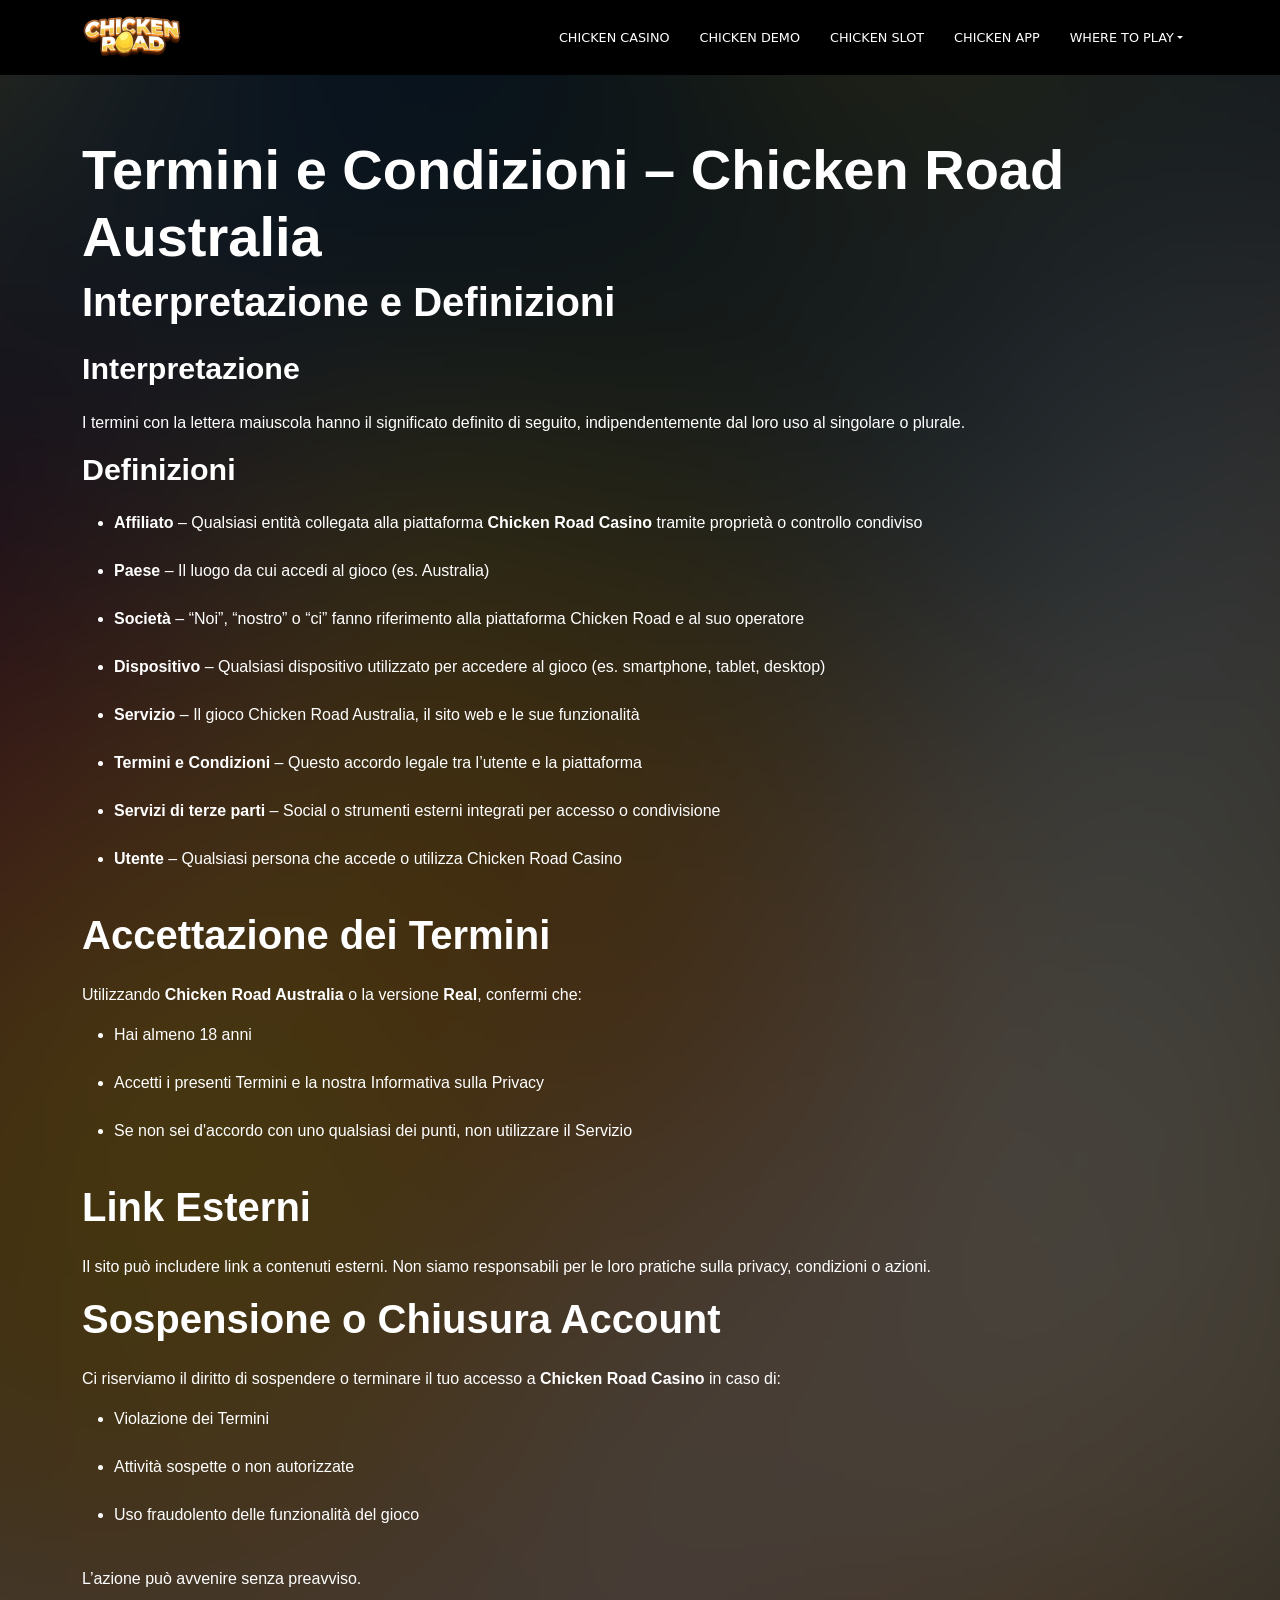
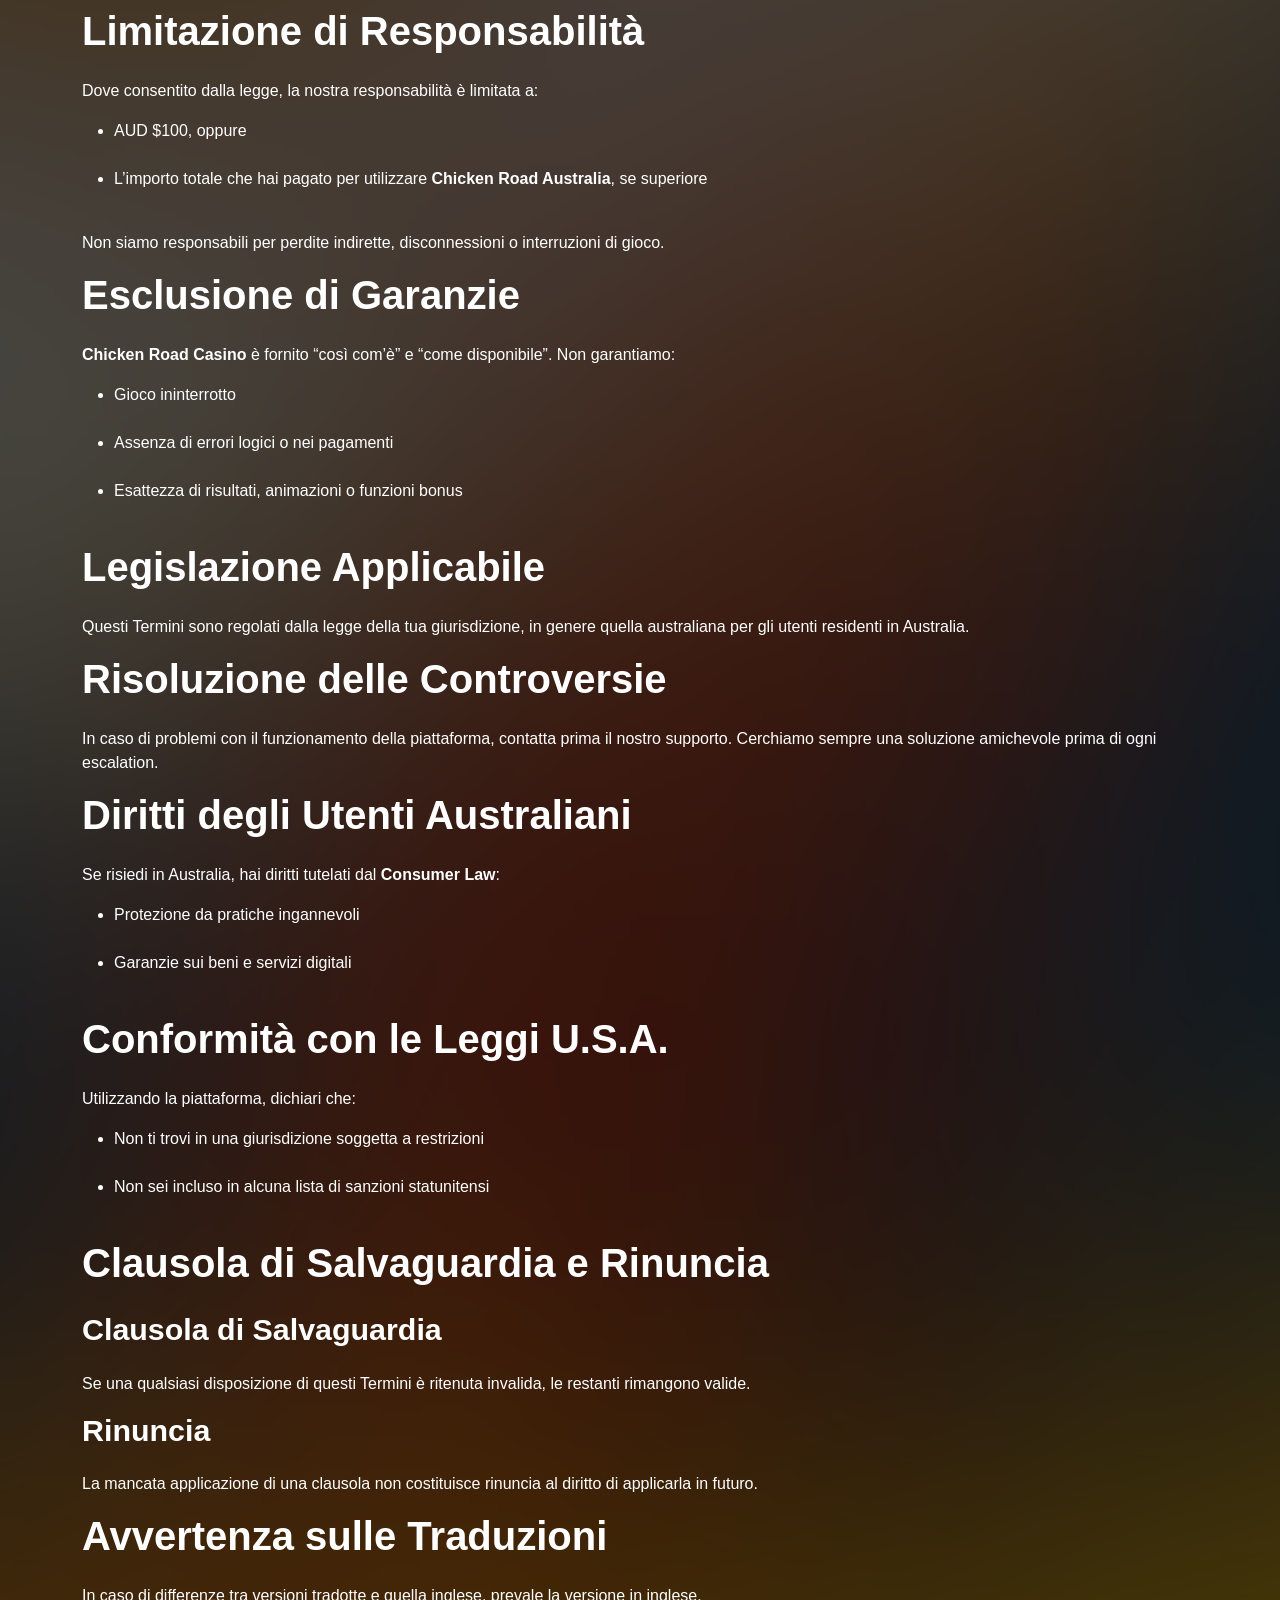
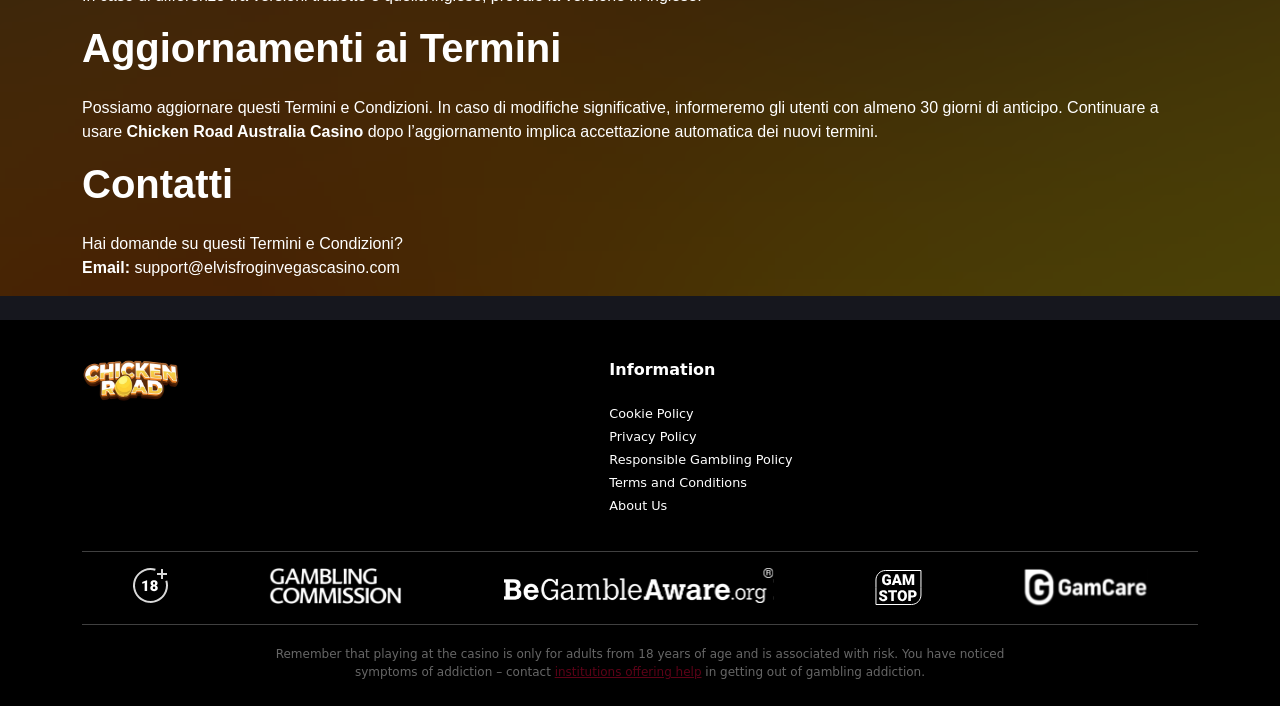
<file: terms/index.html>
<!DOCTYPE html>
<html lang="it">

<head>
  <meta charset="UTF-8">
  <meta name="viewport" content="width=device-width">
  <meta name="robots" content="index, follow, max-image-preview:large, max-snippet:-1, max-video-preview:-1">

  <link rel="canonical" href="https://diamondspowerit.com/terms-and-conditions/">

  <link media="all" href="../css/autoptimize_9b123d720d574cecab7c6b5d40584863.css" rel="stylesheet">
  <title>Termini e Condizioni – Chicken Road Australia Casinò</title>
  <meta name="description"
    content="Consulta le regole di Chicken Road. Scopri i tuoi diritti, le politiche di gioco corretto e come funziona il gioco in tutte le sue versioni.">


  <meta name="keywords"
    content="Chicken Road australia, Chicken Road, Chicken Road australia real, Chicken Road casino">
  <meta property="og:type" content="article">
  <meta property="og:title" content="Termini e Condizioni – Chicken Road Australia Casinò">
  <meta property="og:description"
    content="Consulta le regole di Chicken Road. Scopri i tuoi diritti, le politiche di gioco corretto e come funziona il gioco in tutte le sue versioni.">

  <meta property="og:url" content="https://chickenroad-italy.org/terms/">
  <meta name="twitter:card" content="summary_large_image">
  <meta name="twitter:title" content="Termini e Condizioni – Chicken Road Australia Casinò">
  <meta name="twitter:description"
    content="Consulta le regole di Chicken Road. Scopri i tuoi diritti, le politiche di gioco corretto e come funziona il gioco in tutte le sue versioni.">

  <link rel="icon" type="image/png" href="/images/fav.png">
</head>

<body class="home wp-singular page-template-default page page-id-2 wp-custom-logo wp-theme body_frontend">
  <header class="header">
    <div class="container">
      <div class="header-wrap">
        <a href="/" class="logo">
          <span class="custom-logo-link"><img src="../images/logo.webp" class="custom-logo" alt="image" decoding="async"
              loading="lazy"></span>
        </a>
        <nav class="desktop_ver">
          <ul id="menu-primary-menu" class="menu">
            <li id="menu-item-684"
              class="menu-item menu-item-type-post_type menu-item-object-page nav-item nav-item-684"><a
                href="/chicken-casino/" class="">Chicken Casino</a></li>
            <li id="menu-item-1390"
              class="menu-item menu-item-type-post_type menu-item-object-page nav-item nav-item-1390"><a
                href="/chicken-demo/" class="">Chicken Demo</a></li>
            <li id="menu-item-1390"
              class="menu-item menu-item-type-post_type menu-item-object-page nav-item nav-item-1390"><a
                href="/chicken-slot/" class="">Chicken Slot</a></li>
            <li id="menu-item-1390"
              class="menu-item menu-item-type-post_type menu-item-object-page nav-item nav-item-1390"><a
                href="/chicken-app/" class="">Chicken App</a></li>


            <li id="menu-item-696"
              class="menu-item menu-item-type-custom menu-item-object-custom menu-item-home menu-item-has-children dropdown nav-item nav-item-696">
              <a class=" dropdown-toggle" aria-haspopup="true" aria-expanded="false" bis_skin_checked="1">Where
                to play</a>
              <ul class="dropdown-menu depth_0">
                <li id="menu-item-693" class="menu-item menu-item-type-post_type menu-item-object-page menu-item-693"><a
                    href="/spelcasino-chicken/">Spelcasino Chicken</a></li>
                <li id="menu-item-693" class="menu-item menu-item-type-post_type menu-item-object-page menu-item-693"><a
                    href="/sisal-chicken/">Sisal Chicken</a></li>
                <li id="menu-item-693" class="menu-item menu-item-type-post_type menu-item-object-page menu-item-693"><a
                    href="/lottomatica-chicken/">Lottomatica Chicken</a></li>
                <li id="menu-item-693" class="menu-item menu-item-type-post_type menu-item-object-page menu-item-693"><a
                    href="/roadcasino-chicken/">Roadcasino Chicken</a></li>

              </ul>
            </li>


          </ul>
        </nav>

        <div class="offcanvas offcanvas-end" tabindex="-1" id="offcanvas_nav_header">
          <div class="offcanvas-header">
            <button type="button" class="btn-close text-reset" data-bs-dismiss="offcanvas" aria-label="Close"></button>
          </div>
          <div class="offcanvas-body">
            <nav class="mobile_ver">
              <ul id="menu-primary-menu-1" class="menu">
                <li id="menu-item-684"
                  class="menu-item menu-item-type-post_type menu-item-object-page nav-item nav-item-684"><a
                    href="/chicken-casino/" class="">Chicken Casino</a></li>
                <li id="menu-item-1390"
                  class="menu-item menu-item-type-post_type menu-item-object-page nav-item nav-item-1390"><a
                    href="/chicken-demo/" class="">Chicken Demo</a></li>
                <li id="menu-item-1390"
                  class="menu-item menu-item-type-post_type menu-item-object-page nav-item nav-item-1390"><a
                    href="/chicken-slot/" class="">Chicken Slot</a></li>
                <li id="menu-item-1390"
                  class="menu-item menu-item-type-post_type menu-item-object-page nav-item nav-item-1390"><a
                    href="/chicken-app/" class="">Chicken App</a></li>


                <li id="menu-item-696"
                  class="menu-item menu-item-type-custom menu-item-object-custom menu-item-home menu-item-has-children dropdown nav-item nav-item-696">
                  <a class=" dropdown-toggle" aria-haspopup="true" aria-expanded="false" bis_skin_checked="1">Where
                    to play</a>
                  <ul class="dropdown-menu depth_0">
                    <li id="menu-item-693"
                      class="menu-item menu-item-type-post_type menu-item-object-page menu-item-693"><a
                        href="/spelcasino-chicken/">Spelcasino Chicken</a></li>
                    <li id="menu-item-693"
                      class="menu-item menu-item-type-post_type menu-item-object-page menu-item-693"><a
                        href="/sisal-chicken/">Sisal Chicken</a></li>
                    <li id="menu-item-693"
                      class="menu-item menu-item-type-post_type menu-item-object-page menu-item-693"><a
                        href="/roadcasino-chicken/">Roadcasino Chicken</a></li>
                    <li id="menu-item-693"
                      class="menu-item menu-item-type-post_type menu-item-object-page menu-item-693"><a
                        href="/lottomatica-chicken/">Lottomatica Chicken</a></li>
                  </ul>
                </li>
              </ul>
            </nav>
          </div>
        </div>

        <div class="mobile-menu-button" data-bs-toggle="offcanvas" href="#offcanvas_nav_header" role="button"
          aria-controls="offcanvas_nav_header">
          <span></span>
          <span></span>
          <span></span>
        </div>
      </div>
    </div>


  </header>
  <main class="wrap">

    <div class="home-page">
      <div class="home-page-hero">
        <div class="container">
          <h1><strong>Termini e Condizioni – Chicken Road Australia</strong></h1>
          <h2><strong>Interpretazione e Definizioni</strong></h2>
          <h3><strong>Interpretazione</strong></h3>
          <p>I termini con la lettera maiuscola hanno il significato definito di seguito, indipendentemente dal loro uso
            al singolare o plurale.</p>
          <h3><strong>Definizioni</strong></h3>
          <ul>
            <li><strong>Affiliato</strong> – Qualsiasi entità collegata alla piattaforma <strong>Chicken Road
                Casino</strong> tramite proprietà o controllo condiviso<br /><br /></li>
            <li><strong>Paese</strong> – Il luogo da cui accedi al gioco (es. Australia)<br /><br /></li>
            <li><strong>Società</strong> – “Noi”, “nostro” o “ci” fanno riferimento alla piattaforma Chicken Road
              e al suo operatore<br /><br /></li>
            <li><strong>Dispositivo</strong> – Qualsiasi dispositivo utilizzato per accedere al gioco (es. smartphone,
              tablet, desktop)<br /><br /></li>
            <li><strong>Servizio</strong> – Il gioco Chicken Road Australia, il sito web e le sue
              funzionalità<br /><br /></li>
            <li><strong>Termini e Condizioni</strong> – Questo accordo legale tra l’utente e la piattaforma<br /><br />
            </li>
            <li><strong>Servizi di terze parti</strong> – Social o strumenti esterni integrati per accesso o
              condivisione<br /><br /></li>
            <li><strong>Utente</strong> – Qualsiasi persona che accede o utilizza Chicken Road Casino<br /><br />
            </li>
          </ul>
          <h2><strong>Accettazione dei Termini</strong></h2>
          <p>Utilizzando <strong>Chicken Road Australia</strong> o la versione <strong>Real</strong>, confermi
            che:</p>
          <ul>
            <li>Hai almeno 18 anni<br /><br /></li>
            <li>Accetti i presenti Termini e la nostra Informativa sulla Privacy<br /><br /></li>
            <li>Se non sei d'accordo con uno qualsiasi dei punti, non utilizzare il Servizio<br /><br /></li>
          </ul>
          <h2><strong>Link Esterni</strong></h2>
          <p>Il sito può includere link a contenuti esterni. Non siamo responsabili per le loro pratiche sulla privacy,
            condizioni o azioni.</p>
          <h2><strong>Sospensione o Chiusura Account</strong></h2>
          <p>Ci riserviamo il diritto di sospendere o terminare il tuo accesso a <strong>Chicken Road
              Casino</strong> in caso di:</p>
          <ul>
            <li>Violazione dei Termini<br /><br /></li>
            <li>Attività sospette o non autorizzate<br /><br /></li>
            <li>Uso fraudolento delle funzionalità del gioco<br /><br /></li>
          </ul>
          <p>L’azione può avvenire senza preavviso.</p>
          <h2><strong>Limitazione di Responsabilità</strong></h2>
          <p>Dove consentito dalla legge, la nostra responsabilità è limitata a:</p>
          <ul>
            <li>AUD $100, oppure<br /><br /></li>
            <li>L’importo totale che hai pagato per utilizzare <strong>Chicken Road Australia</strong>, se
              superiore<br /><br /></li>
          </ul>
          <p>Non siamo responsabili per perdite indirette, disconnessioni o interruzioni di gioco.</p>
          <h2><strong>Esclusione di Garanzie</strong></h2>
          <p><strong>Chicken Road Casino</strong> è fornito “così com’è” e “come disponibile”. Non garantiamo:
          </p>
          <ul>
            <li>Gioco ininterrotto<br /><br /></li>
            <li>Assenza di errori logici o nei pagamenti<br /><br /></li>
            <li>Esattezza di risultati, animazioni o funzioni bonus<br /><br /></li>
          </ul>
          <h2><strong>Legislazione Applicabile</strong></h2>
          <p>Questi Termini sono regolati dalla legge della tua giurisdizione, in genere quella australiana per gli
            utenti residenti in Australia.</p>
          <h2><strong>Risoluzione delle Controversie</strong></h2>
          <p>In caso di problemi con il funzionamento della piattaforma, contatta prima il nostro supporto. Cerchiamo
            sempre una soluzione amichevole prima di ogni escalation.</p>
          <h2><strong>Diritti degli Utenti Australiani</strong></h2>
          <p>Se risiedi in Australia, hai diritti tutelati dal <strong>Consumer Law</strong>:</p>
          <ul>
            <li>Protezione da pratiche ingannevoli<br /><br /></li>
            <li>Garanzie sui beni e servizi digitali<br /><br /></li>
          </ul>
          <h2><strong>Conformità con le Leggi U.S.A.</strong></h2>
          <p>Utilizzando la piattaforma, dichiari che:</p>
          <ul>
            <li>Non ti trovi in una giurisdizione soggetta a restrizioni<br /><br /></li>
            <li>Non sei incluso in alcuna lista di sanzioni statunitensi<br /><br /></li>
          </ul>
          <h2><strong>Clausola di Salvaguardia e Rinuncia</strong></h2>
          <h3><strong>Clausola di Salvaguardia</strong></h3>
          <p>Se una qualsiasi disposizione di questi Termini è ritenuta invalida, le restanti rimangono valide.</p>
          <h3><strong>Rinuncia</strong></h3>
          <p>La mancata applicazione di una clausola non costituisce rinuncia al diritto di applicarla in futuro.</p>
          <h2><strong>Avvertenza sulle Traduzioni</strong></h2>
          <p>In caso di differenze tra versioni tradotte e quella inglese, prevale la versione in inglese.</p>
          <h2><strong>Aggiornamenti ai Termini</strong></h2>
          <p>Possiamo aggiornare questi Termini e Condizioni. In caso di modifiche significative, informeremo gli utenti
            con almeno 30 giorni di anticipo. Continuare a usare <strong>Chicken Road Australia Casino</strong>
            dopo l’aggiornamento implica accettazione automatica dei nuovi termini.</p>
          <h2><strong>Contatti</strong></h2>
          <p>Hai domande su questi Termini e Condizioni?<br /><strong>Email:</strong> support@elvisfroginvegascasino.com
          </p>
        </div>
      </div>

    </div>

  </main>
  <footer class="footer">
    <div class="container">
      <div class="row">
        <div class="col-lg-auto">
          <div class="footer-logo">
            <span class="custom-logo-link"><img src="../images/logo.webp" class="custom-logo" alt="image"
                decoding="async" loading="lazy"></span>
          </div>
        </div>
        <div class="col-lg">
          <div class="row footer-nav-wrap">
            <div class="col-lg-auto">
              <div class="footer-nav">
                <h4 class="heading d-none d-lg-block">Information</h4>
                <nav class="menu-footer-menu-2-container">
                  <ul id="menu-footer-menu-2" class="menu">
                    <li id="menu-item-707"
                      class="menu-item menu-item-type-post_type menu-item-object-page menu-item-707"><a
                        href="/cookie/">Cookie Policy</a></li>
                    <li id="menu-item-707"
                      class="menu-item menu-item-type-post_type menu-item-object-page menu-item-707"><a
                        href="/privacy/">Privacy Policy</a></li>
                    <li id="menu-item-708"
                      class="menu-item menu-item-type-post_type menu-item-object-page menu-item-708"><a
                        href="/responsible-gambling-policy/">Responsible Gambling Policy</a></li>
                    <li id="menu-item-1207"
                      class="menu-item menu-item-type-post_type menu-item-object-page menu-item-1207"><a
                        href="/terms/">Terms and Conditions</a></li>
                    <li id="menu-item-1207"
                      class="menu-item menu-item-type-post_type menu-item-object-page menu-item-1207"><a
                        href="/about/">About Us</a></li>
                  </ul>
                </nav>
              </div>
            </div>
          </div>
        </div>
        <div class="col-lg-4 d-none">
          <div class="footer-info text-center">
            <h4 class="heading">Information</h4>
            <div class="social">
              <a href="#">
                <svg width="9" height="18" viewBox="0 0 9 18" fill="currentColor" xmlns="http://www.w3.org/2000/svg">
                  <path
                    d="M7.3575 2.98875H9.00075V0.12675C8.71725 0.08775 7.74225 0 6.60675 0C4.2375 0 2.6145 1.49025 2.6145 4.22925V6.75H0V9.9495H2.6145V18H5.82V9.95025H8.32875L8.727 6.75075H5.81925V4.5465C5.82 3.62175 6.069 2.98875 7.3575 2.98875Z">
                  </path>
                </svg>
              </a>
              <a href="#">
                <svg width="19" height="16" viewBox="0 0 19 16" fill="currentColor" xmlns="http://www.w3.org/2000/svg">
                  <path
                    d="M16.5099 4.33475C17.2419 3.815 17.8576 3.16625 18.3594 2.41925V2.4185C17.6896 2.71175 16.9771 2.90675 16.2331 3.00125C16.9981 2.5445 17.5824 1.82675 17.8569 0.962C17.1436 1.38725 16.3561 1.68725 15.5169 1.85525C14.8396 1.13375 13.8744 0.6875 12.8214 0.6875C10.7784 0.6875 9.13363 2.34575 9.13363 4.37825C9.13363 4.67075 9.15837 4.952 9.21912 5.21975C6.15162 5.06975 3.43663 3.59975 1.61263 1.3595C1.29462 1.91225 1.10712 2.5445 1.10712 3.22475C1.10712 4.50275 1.76488 5.63525 2.74662 6.2915C2.15338 6.28025 1.57212 6.10775 1.07937 5.837V5.8775C1.07937 7.67075 2.35812 9.16024 4.03587 9.50375C3.73513 9.58625 3.40812 9.62525 3.06838 9.62525C2.83212 9.62525 2.59363 9.61174 2.37013 9.56225C2.84788 11.0232 4.20537 12.098 5.81787 12.1332C4.56238 13.115 2.96788 13.7067 1.24213 13.7067C0.939875 13.7067 0.649625 13.6932 0.359375 13.6565C1.99437 14.7102 3.93087 15.3125 6.02037 15.3125C12.5326 15.3125 16.7769 9.87949 16.5099 4.33475Z">
                  </path>
                </svg>
              </a>
              <a href="#">
                <svg width="19" height="18" viewBox="0 0 19 18" fill="currentColor" xmlns="http://www.w3.org/2000/svg">
                  <g clip-path="url(#clip0_90_450)">
                    <path
                      d="M9.36264 4.37891C6.81039 4.37891 4.74414 6.44741 4.74414 8.99741C4.74414 11.5497 6.81264 13.6159 9.36264 13.6159C11.9149 13.6159 13.9811 11.5474 13.9811 8.99741C13.9811 6.44516 11.9126 4.37891 9.36264 4.37891ZM9.36264 11.9952C7.70589 11.9952 6.36489 10.6534 6.36489 8.99741C6.36489 7.34141 7.70664 5.99966 9.36264 5.99966C11.0186 5.99966 12.3604 7.34141 12.3604 8.99741C12.3611 10.6534 11.0194 11.9952 9.36264 11.9952Z">
                    </path>
                    <path
                      d="M13.0705 0.05654C11.4145 -0.02071 7.3128 -0.01696 5.6553 0.05654C4.1988 0.12479 2.91405 0.47654 1.8783 1.51229C0.147295 3.24329 0.368545 5.57579 0.368545 8.99654C0.368545 12.4975 0.173545 14.776 1.8783 16.4808C3.61605 18.2178 5.9823 17.9905 9.36255 17.9905C12.8305 17.9905 14.0275 17.9928 15.2538 17.518C16.921 16.8708 18.1796 15.3805 18.3025 12.7038C18.3805 11.047 18.376 6.94604 18.3025 5.28854C18.154 2.12879 16.4583 0.21254 13.0705 0.05654ZM15.6918 15.3355C14.557 16.4703 12.9828 16.369 9.3408 16.369C5.5908 16.369 4.08705 16.4245 2.9898 15.3243C1.72605 14.0665 1.9548 12.0468 1.9548 8.98454C1.9548 4.84079 1.52955 1.85654 5.6883 1.64354C6.6438 1.60979 6.92505 1.59854 9.3303 1.59854L9.36405 1.62104C13.3608 1.62104 16.4965 1.20254 16.6848 5.36054C16.7275 6.30929 16.7373 6.59429 16.7373 8.99579C16.7365 12.7023 16.807 14.215 15.6918 15.3355Z">
                    </path>
                    <path
                      d="M14.1642 5.27569C14.7603 5.27569 15.2435 4.79249 15.2435 4.19644C15.2435 3.60038 14.7603 3.11719 14.1642 3.11719C13.5682 3.11719 13.085 3.60038 13.085 4.19644C13.085 4.79249 13.5682 5.27569 14.1642 5.27569Z">
                    </path>
                  </g>
                  <defs>
                    <clipPath id="clip0_90_450">
                      <rect width="18" height="18" fill="white" transform="translate(0.359375)"></rect>
                    </clipPath>
                  </defs>
                </svg>
              </a>
            </div>
          </div>
        </div>
      </div>

      <div class="footer-logos-wrap">
        <hr>
        <div class="footer-logos">
          <img src="../images/footer_18plus.svg" alt="18 plus">
          <img src="../images/footer_gambling_commission.svg" alt="gambling commission">
          <img src="../images/footer_begambleaware.svg" alt="begambleaware">
          <img src="../images/footer_gamstop.svg" alt="gamstop">
          <img src="../images/footer_gamecare.svg" alt="gamecare">
        </div>
        <hr class="hr_2">
      </div>

      <div class="footer-text">
        Remember that playing at the casino is only for adults from 18 years of age and is associated with risk. You
        have noticed symptoms of addiction – contact <a href="#">institutions offering
          help</a> in getting out of gambling addiction. </div>
    </div>

  </footer>

  <script src="../js/app.js"></script>

</body>

</html>
</file>
<file: css/autoptimize_9b123d720d574cecab7c6b5d40584863.css>
.linking_bl {
  text-align: right
}

.linking_bl button {
  position: relative;
  font-size: 14px !important;
  padding-left: 40px !important;
  border: 1px solid;
  margin-bottom: 1rem
}

.linking_bl .dropdown-toggle:after {
  display: inline-block;
  margin-left: .255em;
  vertical-align: .255em;
  content: "";
  border-top: .3em solid;
  border-right: .3em solid transparent;
  border-bottom: 0;
  border-left: .3em solid transparent
}

.linking_bl .flag {
  position: absolute;
  left: 13px;
  top: 11px
}

.linking_bl .flag img {
  width: 20px;
  height: 20px;
  border-radius: 50%
}

.linking_bl .dropdown-item {
  position: relative;
  padding-left: 40px;
  font-size: 14px
}

.linking_bl .dropdown-item .flag {
  top: 3px
}

.linking_bl .dropdown-item .flag i {
  font-size: 20px;
  padding-top: 3px
}

@media (max-width:991px) {
  .linking_bl {
    margin-top: -20px;
    text-align: center
  }
}

.wp-block-archives {
  box-sizing: border-box
}

.wp-block-archives-dropdown label {
  display: block
}

.wp-block-avatar {
  line-height: 0
}

.wp-block-avatar,
.wp-block-avatar img {
  box-sizing: border-box
}

.wp-block-avatar.aligncenter {
  text-align: center
}

.wp-block-audio {
  box-sizing: border-box
}

.wp-block-audio :where(figcaption) {
  margin-bottom: 1em;
  margin-top: .5em
}

.wp-block-audio audio {
  min-width: 300px;
  width: 100%
}

.wp-block-button__link {
  align-content: center;
  box-sizing: border-box;
  cursor: pointer;
  display: inline-block;
  height: 100%;
  text-align: center;
  width: 100%;
  word-break: break-word
}

.wp-block-button__link.aligncenter {
  text-align: center
}

.wp-block-button__link.alignright {
  text-align: right
}

:where(.wp-block-button__link) {
  border-radius: 9999px;
  box-shadow: none;
  padding: calc(.667em + 2px) calc(1.333em + 2px);
  text-decoration: none
}

.wp-block-button[style*=text-decoration] .wp-block-button__link {
  text-decoration: inherit
}

.wp-block-buttons>.wp-block-button.has-custom-width {
  max-width: none
}

.wp-block-buttons>.wp-block-button.has-custom-width .wp-block-button__link {
  width: 100%
}

.wp-block-buttons>.wp-block-button.has-custom-font-size .wp-block-button__link {
  font-size: inherit
}

.wp-block-buttons>.wp-block-button.wp-block-button__width-25 {
  width: calc(25% - var(--wp--style--block-gap, .5em)*.75)
}

.wp-block-buttons>.wp-block-button.wp-block-button__width-50 {
  width: calc(50% - var(--wp--style--block-gap, .5em)*.5)
}

.wp-block-buttons>.wp-block-button.wp-block-button__width-75 {
  width: calc(75% - var(--wp--style--block-gap, .5em)*.25)
}

.wp-block-buttons>.wp-block-button.wp-block-button__width-100 {
  flex-basis: 100%;
  width: 100%
}

.wp-block-buttons.is-vertical>.wp-block-button.wp-block-button__width-25 {
  width: 25%
}

.wp-block-buttons.is-vertical>.wp-block-button.wp-block-button__width-50 {
  width: 50%
}

.wp-block-buttons.is-vertical>.wp-block-button.wp-block-button__width-75 {
  width: 75%
}

.wp-block-button.is-style-squared,
.wp-block-button__link.wp-block-button.is-style-squared {
  border-radius: 0
}

.wp-block-button.no-border-radius,
.wp-block-button__link.no-border-radius {
  border-radius: 0 !important
}

:root :where(.wp-block-button .wp-block-button__link.is-style-outline),
:root :where(.wp-block-button.is-style-outline>.wp-block-button__link) {
  border: 2px solid;
  padding: .667em 1.333em
}

:root :where(.wp-block-button .wp-block-button__link.is-style-outline:not(.has-text-color)),
:root :where(.wp-block-button.is-style-outline>.wp-block-button__link:not(.has-text-color)) {
  color: currentColor
}

:root :where(.wp-block-button .wp-block-button__link.is-style-outline:not(.has-background)),
:root :where(.wp-block-button.is-style-outline>.wp-block-button__link:not(.has-background)) {
  background-color: initial;
  background-image: none
}

.wp-block-buttons {
  box-sizing: border-box
}

.wp-block-buttons.is-vertical {
  flex-direction: column
}

.wp-block-buttons.is-vertical>.wp-block-button:last-child {
  margin-bottom: 0
}

.wp-block-buttons>.wp-block-button {
  display: inline-block;
  margin: 0
}

.wp-block-buttons.is-content-justification-left {
  justify-content: flex-start
}

.wp-block-buttons.is-content-justification-left.is-vertical {
  align-items: flex-start
}

.wp-block-buttons.is-content-justification-center {
  justify-content: center
}

.wp-block-buttons.is-content-justification-center.is-vertical {
  align-items: center
}

.wp-block-buttons.is-content-justification-right {
  justify-content: flex-end
}

.wp-block-buttons.is-content-justification-right.is-vertical {
  align-items: flex-end
}

.wp-block-buttons.is-content-justification-space-between {
  justify-content: space-between
}

.wp-block-buttons.aligncenter {
  text-align: center
}

.wp-block-buttons:not(.is-content-justification-space-between, .is-content-justification-right, .is-content-justification-left, .is-content-justification-center) .wp-block-button.aligncenter {
  margin-left: auto;
  margin-right: auto;
  width: 100%
}

.wp-block-buttons[style*=text-decoration] .wp-block-button,
.wp-block-buttons[style*=text-decoration] .wp-block-button__link {
  text-decoration: inherit
}

.wp-block-buttons.has-custom-font-size .wp-block-button__link {
  font-size: inherit
}

.wp-block-button.aligncenter,
.wp-block-calendar {
  text-align: center
}

.wp-block-calendar td,
.wp-block-calendar th {
  border: 1px solid;
  padding: .25em
}

.wp-block-calendar th {
  font-weight: 400
}

.wp-block-calendar caption {
  background-color: inherit
}

.wp-block-calendar table {
  border-collapse: collapse;
  width: 100%
}

.wp-block-calendar table:where(:not(.has-text-color)) {
  color: #40464d
}

.wp-block-calendar table:where(:not(.has-text-color)) td,
.wp-block-calendar table:where(:not(.has-text-color)) th {
  border-color: #ddd
}

.wp-block-calendar table.has-background th {
  background-color: inherit
}

.wp-block-calendar table.has-text-color th {
  color: inherit
}

:where(.wp-block-calendar table:not(.has-background) th) {
  background: #ddd
}

.wp-block-categories {
  box-sizing: border-box
}

.wp-block-categories.alignleft {
  margin-right: 2em
}

.wp-block-categories.alignright {
  margin-left: 2em
}

.wp-block-categories.wp-block-categories-dropdown.aligncenter {
  text-align: center
}

.wp-block-categories .wp-block-categories__label {
  display: block;
  width: 100%
}

.wp-block-code {
  box-sizing: border-box
}

.wp-block-code code {
  /*!rtl:begin:ignore*/
  direction: ltr;
  display: block;
  font-family: inherit;
  overflow-wrap: break-word;
  text-align: initial;
  white-space: pre-wrap
    /*!rtl:end:ignore*/
}

.wp-block-columns {
  align-items: normal !important;
  box-sizing: border-box;
  display: flex;
  flex-wrap: wrap !important
}

@media (min-width:782px) {
  .wp-block-columns {
    flex-wrap: nowrap !important
  }
}

.wp-block-columns.are-vertically-aligned-top {
  align-items: flex-start
}

.wp-block-columns.are-vertically-aligned-center {
  align-items: center
}

.wp-block-columns.are-vertically-aligned-bottom {
  align-items: flex-end
}

@media (max-width:781px) {
  .wp-block-columns:not(.is-not-stacked-on-mobile)>.wp-block-column {
    flex-basis: 100% !important
  }
}

@media (min-width:782px) {
  .wp-block-columns:not(.is-not-stacked-on-mobile)>.wp-block-column {
    flex-basis: 0;
    flex-grow: 1
  }

  .wp-block-columns:not(.is-not-stacked-on-mobile)>.wp-block-column[style*=flex-basis] {
    flex-grow: 0
  }
}

.wp-block-columns.is-not-stacked-on-mobile {
  flex-wrap: nowrap !important
}

.wp-block-columns.is-not-stacked-on-mobile>.wp-block-column {
  flex-basis: 0;
  flex-grow: 1
}

.wp-block-columns.is-not-stacked-on-mobile>.wp-block-column[style*=flex-basis] {
  flex-grow: 0
}

:where(.wp-block-columns) {
  margin-bottom: 1.75em
}

:where(.wp-block-columns.has-background) {
  padding: 1.25em 2.375em
}

.wp-block-column {
  flex-grow: 1;
  min-width: 0;
  overflow-wrap: break-word;
  word-break: break-word
}

.wp-block-column.is-vertically-aligned-top {
  align-self: flex-start
}

.wp-block-column.is-vertically-aligned-center {
  align-self: center
}

.wp-block-column.is-vertically-aligned-bottom {
  align-self: flex-end
}

.wp-block-column.is-vertically-aligned-stretch {
  align-self: stretch
}

.wp-block-column.is-vertically-aligned-bottom,
.wp-block-column.is-vertically-aligned-center,
.wp-block-column.is-vertically-aligned-top {
  width: 100%
}

.wp-block-post-comments {
  box-sizing: border-box
}

.wp-block-post-comments .alignleft {
  float: left
}

.wp-block-post-comments .alignright {
  float: right
}

.wp-block-post-comments .navigation:after {
  clear: both;
  content: "";
  display: table
}

.wp-block-post-comments .commentlist {
  clear: both;
  list-style: none;
  margin: 0;
  padding: 0
}

.wp-block-post-comments .commentlist .comment {
  min-height: 2.25em;
  padding-left: 3.25em
}

.wp-block-post-comments .commentlist .comment p {
  font-size: 1em;
  line-height: 1.8;
  margin: 1em 0
}

.wp-block-post-comments .commentlist .children {
  list-style: none;
  margin: 0;
  padding: 0
}

.wp-block-post-comments .comment-author {
  line-height: 1.5
}

.wp-block-post-comments .comment-author .avatar {
  border-radius: 1.5em;
  display: block;
  float: left;
  height: 2.5em;
  margin-right: .75em;
  margin-top: .5em;
  width: 2.5em
}

.wp-block-post-comments .comment-author cite {
  font-style: normal
}

.wp-block-post-comments .comment-meta {
  font-size: .875em;
  line-height: 1.5
}

.wp-block-post-comments .comment-meta b {
  font-weight: 400
}

.wp-block-post-comments .comment-meta .comment-awaiting-moderation {
  display: block;
  margin-bottom: 1em;
  margin-top: 1em
}

.wp-block-post-comments .comment-body .commentmetadata {
  font-size: .875em
}

.wp-block-post-comments .comment-form-author label,
.wp-block-post-comments .comment-form-comment label,
.wp-block-post-comments .comment-form-email label,
.wp-block-post-comments .comment-form-url label {
  display: block;
  margin-bottom: .25em
}

.wp-block-post-comments .comment-form input:not([type=submit]):not([type=checkbox]),
.wp-block-post-comments .comment-form textarea {
  box-sizing: border-box;
  display: block;
  width: 100%
}

.wp-block-post-comments .comment-form-cookies-consent {
  display: flex;
  gap: .25em
}

.wp-block-post-comments .comment-form-cookies-consent #wp-comment-cookies-consent {
  margin-top: .35em
}

.wp-block-post-comments .comment-reply-title {
  margin-bottom: 0
}

.wp-block-post-comments .comment-reply-title :where(small) {
  font-size: var(--wp--preset--font-size--medium, smaller);
  margin-left: .5em
}

.wp-block-post-comments .reply {
  font-size: .875em;
  margin-bottom: 1.4em
}

.wp-block-post-comments input:not([type=submit]),
.wp-block-post-comments textarea {
  border: 1px solid #949494;
  font-family: inherit;
  font-size: 1em
}

.wp-block-post-comments input:not([type=submit]):not([type=checkbox]),
.wp-block-post-comments textarea {
  padding: calc(.667em + 2px)
}

:where(.wp-block-post-comments input[type=submit]) {
  border: none
}

.wp-block-comments {
  box-sizing: border-box
}

.wp-block-comments-pagination>.wp-block-comments-pagination-next,
.wp-block-comments-pagination>.wp-block-comments-pagination-numbers,
.wp-block-comments-pagination>.wp-block-comments-pagination-previous {
  font-size: inherit;
  margin-bottom: .5em;
  margin-right: .5em
}

.wp-block-comments-pagination>.wp-block-comments-pagination-next:last-child,
.wp-block-comments-pagination>.wp-block-comments-pagination-numbers:last-child,
.wp-block-comments-pagination>.wp-block-comments-pagination-previous:last-child {
  margin-right: 0
}

.wp-block-comments-pagination .wp-block-comments-pagination-previous-arrow {
  display: inline-block;
  margin-right: 1ch
}

.wp-block-comments-pagination .wp-block-comments-pagination-previous-arrow:not(.is-arrow-chevron) {
  transform: scaleX(1)
}

.wp-block-comments-pagination .wp-block-comments-pagination-next-arrow {
  display: inline-block;
  margin-left: 1ch
}

.wp-block-comments-pagination .wp-block-comments-pagination-next-arrow:not(.is-arrow-chevron) {
  transform: scaleX(1)
}

.wp-block-comments-pagination.aligncenter {
  justify-content: center
}

.wp-block-comment-template {
  box-sizing: border-box;
  list-style: none;
  margin-bottom: 0;
  max-width: 100%;
  padding: 0
}

.wp-block-comment-template li {
  clear: both
}

.wp-block-comment-template ol {
  list-style: none;
  margin-bottom: 0;
  max-width: 100%;
  padding-left: 2rem
}

.wp-block-comment-template.alignleft {
  float: left
}

.wp-block-comment-template.aligncenter {
  margin-left: auto;
  margin-right: auto;
  width: fit-content
}

.wp-block-comment-template.alignright {
  float: right
}

.wp-block-comment-date {
  box-sizing: border-box
}

.comment-awaiting-moderation {
  display: block;
  font-size: .875em;
  line-height: 1.5
}

.wp-block-comment-author-name,
.wp-block-comment-content,
.wp-block-comment-edit-link,
.wp-block-comment-reply-link {
  box-sizing: border-box
}

.wp-block-cover,
.wp-block-cover-image {
  align-items: center;
  background-position: 50%;
  box-sizing: border-box;
  display: flex;
  justify-content: center;
  min-height: 430px;
  overflow: hidden;
  overflow: clip;
  padding: 1em;
  position: relative
}

.wp-block-cover .has-background-dim:not([class*=-background-color]),
.wp-block-cover-image .has-background-dim:not([class*=-background-color]),
.wp-block-cover-image.has-background-dim:not([class*=-background-color]),
.wp-block-cover.has-background-dim:not([class*=-background-color]) {
  background-color: #000
}

.wp-block-cover .has-background-dim.has-background-gradient,
.wp-block-cover-image .has-background-dim.has-background-gradient {
  background-color: initial
}

.wp-block-cover-image.has-background-dim:before,
.wp-block-cover.has-background-dim:before {
  background-color: inherit;
  content: ""
}

.wp-block-cover .wp-block-cover__background,
.wp-block-cover .wp-block-cover__gradient-background,
.wp-block-cover-image .wp-block-cover__background,
.wp-block-cover-image .wp-block-cover__gradient-background,
.wp-block-cover-image.has-background-dim:not(.has-background-gradient):before,
.wp-block-cover.has-background-dim:not(.has-background-gradient):before {
  bottom: 0;
  left: 0;
  opacity: .5;
  position: absolute;
  right: 0;
  top: 0
}

.wp-block-cover-image.has-background-dim.has-background-dim-10 .wp-block-cover__background,
.wp-block-cover-image.has-background-dim.has-background-dim-10 .wp-block-cover__gradient-background,
.wp-block-cover-image.has-background-dim.has-background-dim-10:not(.has-background-gradient):before,
.wp-block-cover.has-background-dim.has-background-dim-10 .wp-block-cover__background,
.wp-block-cover.has-background-dim.has-background-dim-10 .wp-block-cover__gradient-background,
.wp-block-cover.has-background-dim.has-background-dim-10:not(.has-background-gradient):before {
  opacity: .1
}

.wp-block-cover-image.has-background-dim.has-background-dim-20 .wp-block-cover__background,
.wp-block-cover-image.has-background-dim.has-background-dim-20 .wp-block-cover__gradient-background,
.wp-block-cover-image.has-background-dim.has-background-dim-20:not(.has-background-gradient):before,
.wp-block-cover.has-background-dim.has-background-dim-20 .wp-block-cover__background,
.wp-block-cover.has-background-dim.has-background-dim-20 .wp-block-cover__gradient-background,
.wp-block-cover.has-background-dim.has-background-dim-20:not(.has-background-gradient):before {
  opacity: .2
}

.wp-block-cover-image.has-background-dim.has-background-dim-30 .wp-block-cover__background,
.wp-block-cover-image.has-background-dim.has-background-dim-30 .wp-block-cover__gradient-background,
.wp-block-cover-image.has-background-dim.has-background-dim-30:not(.has-background-gradient):before,
.wp-block-cover.has-background-dim.has-background-dim-30 .wp-block-cover__background,
.wp-block-cover.has-background-dim.has-background-dim-30 .wp-block-cover__gradient-background,
.wp-block-cover.has-background-dim.has-background-dim-30:not(.has-background-gradient):before {
  opacity: .3
}

.wp-block-cover-image.has-background-dim.has-background-dim-40 .wp-block-cover__background,
.wp-block-cover-image.has-background-dim.has-background-dim-40 .wp-block-cover__gradient-background,
.wp-block-cover-image.has-background-dim.has-background-dim-40:not(.has-background-gradient):before,
.wp-block-cover.has-background-dim.has-background-dim-40 .wp-block-cover__background,
.wp-block-cover.has-background-dim.has-background-dim-40 .wp-block-cover__gradient-background,
.wp-block-cover.has-background-dim.has-background-dim-40:not(.has-background-gradient):before {
  opacity: .4
}

.wp-block-cover-image.has-background-dim.has-background-dim-50 .wp-block-cover__background,
.wp-block-cover-image.has-background-dim.has-background-dim-50 .wp-block-cover__gradient-background,
.wp-block-cover-image.has-background-dim.has-background-dim-50:not(.has-background-gradient):before,
.wp-block-cover.has-background-dim.has-background-dim-50 .wp-block-cover__background,
.wp-block-cover.has-background-dim.has-background-dim-50 .wp-block-cover__gradient-background,
.wp-block-cover.has-background-dim.has-background-dim-50:not(.has-background-gradient):before {
  opacity: .5
}

.wp-block-cover-image.has-background-dim.has-background-dim-60 .wp-block-cover__background,
.wp-block-cover-image.has-background-dim.has-background-dim-60 .wp-block-cover__gradient-background,
.wp-block-cover-image.has-background-dim.has-background-dim-60:not(.has-background-gradient):before,
.wp-block-cover.has-background-dim.has-background-dim-60 .wp-block-cover__background,
.wp-block-cover.has-background-dim.has-background-dim-60 .wp-block-cover__gradient-background,
.wp-block-cover.has-background-dim.has-background-dim-60:not(.has-background-gradient):before {
  opacity: .6
}

.wp-block-cover-image.has-background-dim.has-background-dim-70 .wp-block-cover__background,
.wp-block-cover-image.has-background-dim.has-background-dim-70 .wp-block-cover__gradient-background,
.wp-block-cover-image.has-background-dim.has-background-dim-70:not(.has-background-gradient):before,
.wp-block-cover.has-background-dim.has-background-dim-70 .wp-block-cover__background,
.wp-block-cover.has-background-dim.has-background-dim-70 .wp-block-cover__gradient-background,
.wp-block-cover.has-background-dim.has-background-dim-70:not(.has-background-gradient):before {
  opacity: .7
}

.wp-block-cover-image.has-background-dim.has-background-dim-80 .wp-block-cover__background,
.wp-block-cover-image.has-background-dim.has-background-dim-80 .wp-block-cover__gradient-background,
.wp-block-cover-image.has-background-dim.has-background-dim-80:not(.has-background-gradient):before,
.wp-block-cover.has-background-dim.has-background-dim-80 .wp-block-cover__background,
.wp-block-cover.has-background-dim.has-background-dim-80 .wp-block-cover__gradient-background,
.wp-block-cover.has-background-dim.has-background-dim-80:not(.has-background-gradient):before {
  opacity: .8
}

.wp-block-cover-image.has-background-dim.has-background-dim-90 .wp-block-cover__background,
.wp-block-cover-image.has-background-dim.has-background-dim-90 .wp-block-cover__gradient-background,
.wp-block-cover-image.has-background-dim.has-background-dim-90:not(.has-background-gradient):before,
.wp-block-cover.has-background-dim.has-background-dim-90 .wp-block-cover__background,
.wp-block-cover.has-background-dim.has-background-dim-90 .wp-block-cover__gradient-background,
.wp-block-cover.has-background-dim.has-background-dim-90:not(.has-background-gradient):before {
  opacity: .9
}

.wp-block-cover-image.has-background-dim.has-background-dim-100 .wp-block-cover__background,
.wp-block-cover-image.has-background-dim.has-background-dim-100 .wp-block-cover__gradient-background,
.wp-block-cover-image.has-background-dim.has-background-dim-100:not(.has-background-gradient):before,
.wp-block-cover.has-background-dim.has-background-dim-100 .wp-block-cover__background,
.wp-block-cover.has-background-dim.has-background-dim-100 .wp-block-cover__gradient-background,
.wp-block-cover.has-background-dim.has-background-dim-100:not(.has-background-gradient):before {
  opacity: 1
}

.wp-block-cover .wp-block-cover__background.has-background-dim.has-background-dim-0,
.wp-block-cover .wp-block-cover__gradient-background.has-background-dim.has-background-dim-0,
.wp-block-cover-image .wp-block-cover__background.has-background-dim.has-background-dim-0,
.wp-block-cover-image .wp-block-cover__gradient-background.has-background-dim.has-background-dim-0 {
  opacity: 0
}

.wp-block-cover .wp-block-cover__background.has-background-dim.has-background-dim-10,
.wp-block-cover .wp-block-cover__gradient-background.has-background-dim.has-background-dim-10,
.wp-block-cover-image .wp-block-cover__background.has-background-dim.has-background-dim-10,
.wp-block-cover-image .wp-block-cover__gradient-background.has-background-dim.has-background-dim-10 {
  opacity: .1
}

.wp-block-cover .wp-block-cover__background.has-background-dim.has-background-dim-20,
.wp-block-cover .wp-block-cover__gradient-background.has-background-dim.has-background-dim-20,
.wp-block-cover-image .wp-block-cover__background.has-background-dim.has-background-dim-20,
.wp-block-cover-image .wp-block-cover__gradient-background.has-background-dim.has-background-dim-20 {
  opacity: .2
}

.wp-block-cover .wp-block-cover__background.has-background-dim.has-background-dim-30,
.wp-block-cover .wp-block-cover__gradient-background.has-background-dim.has-background-dim-30,
.wp-block-cover-image .wp-block-cover__background.has-background-dim.has-background-dim-30,
.wp-block-cover-image .wp-block-cover__gradient-background.has-background-dim.has-background-dim-30 {
  opacity: .3
}

.wp-block-cover .wp-block-cover__background.has-background-dim.has-background-dim-40,
.wp-block-cover .wp-block-cover__gradient-background.has-background-dim.has-background-dim-40,
.wp-block-cover-image .wp-block-cover__background.has-background-dim.has-background-dim-40,
.wp-block-cover-image .wp-block-cover__gradient-background.has-background-dim.has-background-dim-40 {
  opacity: .4
}

.wp-block-cover .wp-block-cover__background.has-background-dim.has-background-dim-50,
.wp-block-cover .wp-block-cover__gradient-background.has-background-dim.has-background-dim-50,
.wp-block-cover-image .wp-block-cover__background.has-background-dim.has-background-dim-50,
.wp-block-cover-image .wp-block-cover__gradient-background.has-background-dim.has-background-dim-50 {
  opacity: .5
}

.wp-block-cover .wp-block-cover__background.has-background-dim.has-background-dim-60,
.wp-block-cover .wp-block-cover__gradient-background.has-background-dim.has-background-dim-60,
.wp-block-cover-image .wp-block-cover__background.has-background-dim.has-background-dim-60,
.wp-block-cover-image .wp-block-cover__gradient-background.has-background-dim.has-background-dim-60 {
  opacity: .6
}

.wp-block-cover .wp-block-cover__background.has-background-dim.has-background-dim-70,
.wp-block-cover .wp-block-cover__gradient-background.has-background-dim.has-background-dim-70,
.wp-block-cover-image .wp-block-cover__background.has-background-dim.has-background-dim-70,
.wp-block-cover-image .wp-block-cover__gradient-background.has-background-dim.has-background-dim-70 {
  opacity: .7
}

.wp-block-cover .wp-block-cover__background.has-background-dim.has-background-dim-80,
.wp-block-cover .wp-block-cover__gradient-background.has-background-dim.has-background-dim-80,
.wp-block-cover-image .wp-block-cover__background.has-background-dim.has-background-dim-80,
.wp-block-cover-image .wp-block-cover__gradient-background.has-background-dim.has-background-dim-80 {
  opacity: .8
}

.wp-block-cover .wp-block-cover__background.has-background-dim.has-background-dim-90,
.wp-block-cover .wp-block-cover__gradient-background.has-background-dim.has-background-dim-90,
.wp-block-cover-image .wp-block-cover__background.has-background-dim.has-background-dim-90,
.wp-block-cover-image .wp-block-cover__gradient-background.has-background-dim.has-background-dim-90 {
  opacity: .9
}

.wp-block-cover .wp-block-cover__background.has-background-dim.has-background-dim-100,
.wp-block-cover .wp-block-cover__gradient-background.has-background-dim.has-background-dim-100,
.wp-block-cover-image .wp-block-cover__background.has-background-dim.has-background-dim-100,
.wp-block-cover-image .wp-block-cover__gradient-background.has-background-dim.has-background-dim-100 {
  opacity: 1
}

.wp-block-cover-image.alignleft,
.wp-block-cover-image.alignright,
.wp-block-cover.alignleft,
.wp-block-cover.alignright {
  max-width: 420px;
  width: 100%
}

.wp-block-cover-image.aligncenter,
.wp-block-cover-image.alignleft,
.wp-block-cover-image.alignright,
.wp-block-cover.aligncenter,
.wp-block-cover.alignleft,
.wp-block-cover.alignright {
  display: flex
}

.wp-block-cover .wp-block-cover__inner-container,
.wp-block-cover-image .wp-block-cover__inner-container {
  color: inherit;
  position: relative;
  width: 100%
}

.wp-block-cover-image.is-position-top-left,
.wp-block-cover.is-position-top-left {
  align-items: flex-start;
  justify-content: flex-start
}

.wp-block-cover-image.is-position-top-center,
.wp-block-cover.is-position-top-center {
  align-items: flex-start;
  justify-content: center
}

.wp-block-cover-image.is-position-top-right,
.wp-block-cover.is-position-top-right {
  align-items: flex-start;
  justify-content: flex-end
}

.wp-block-cover-image.is-position-center-left,
.wp-block-cover.is-position-center-left {
  align-items: center;
  justify-content: flex-start
}

.wp-block-cover-image.is-position-center-center,
.wp-block-cover.is-position-center-center {
  align-items: center;
  justify-content: center
}

.wp-block-cover-image.is-position-center-right,
.wp-block-cover.is-position-center-right {
  align-items: center;
  justify-content: flex-end
}

.wp-block-cover-image.is-position-bottom-left,
.wp-block-cover.is-position-bottom-left {
  align-items: flex-end;
  justify-content: flex-start
}

.wp-block-cover-image.is-position-bottom-center,
.wp-block-cover.is-position-bottom-center {
  align-items: flex-end;
  justify-content: center
}

.wp-block-cover-image.is-position-bottom-right,
.wp-block-cover.is-position-bottom-right {
  align-items: flex-end;
  justify-content: flex-end
}

.wp-block-cover-image.has-custom-content-position.has-custom-content-position .wp-block-cover__inner-container,
.wp-block-cover.has-custom-content-position.has-custom-content-position .wp-block-cover__inner-container {
  margin: 0
}

.wp-block-cover-image.has-custom-content-position.has-custom-content-position.is-position-bottom-left .wp-block-cover__inner-container,
.wp-block-cover-image.has-custom-content-position.has-custom-content-position.is-position-bottom-right .wp-block-cover__inner-container,
.wp-block-cover-image.has-custom-content-position.has-custom-content-position.is-position-center-left .wp-block-cover__inner-container,
.wp-block-cover-image.has-custom-content-position.has-custom-content-position.is-position-center-right .wp-block-cover__inner-container,
.wp-block-cover-image.has-custom-content-position.has-custom-content-position.is-position-top-left .wp-block-cover__inner-container,
.wp-block-cover-image.has-custom-content-position.has-custom-content-position.is-position-top-right .wp-block-cover__inner-container,
.wp-block-cover.has-custom-content-position.has-custom-content-position.is-position-bottom-left .wp-block-cover__inner-container,
.wp-block-cover.has-custom-content-position.has-custom-content-position.is-position-bottom-right .wp-block-cover__inner-container,
.wp-block-cover.has-custom-content-position.has-custom-content-position.is-position-center-left .wp-block-cover__inner-container,
.wp-block-cover.has-custom-content-position.has-custom-content-position.is-position-center-right .wp-block-cover__inner-container,
.wp-block-cover.has-custom-content-position.has-custom-content-position.is-position-top-left .wp-block-cover__inner-container,
.wp-block-cover.has-custom-content-position.has-custom-content-position.is-position-top-right .wp-block-cover__inner-container {
  margin: 0;
  width: auto
}

.wp-block-cover .wp-block-cover__image-background,
.wp-block-cover video.wp-block-cover__video-background,
.wp-block-cover-image .wp-block-cover__image-background,
.wp-block-cover-image video.wp-block-cover__video-background {
  border: none;
  bottom: 0;
  box-shadow: none;
  height: 100%;
  left: 0;
  margin: 0;
  max-height: none;
  max-width: none;
  object-fit: cover;
  outline: none;
  padding: 0;
  position: absolute;
  right: 0;
  top: 0;
  width: 100%
}

.wp-block-cover-image.has-parallax,
.wp-block-cover.has-parallax,
.wp-block-cover__image-background.has-parallax,
video.wp-block-cover__video-background.has-parallax {
  background-attachment: fixed;
  background-repeat: no-repeat;
  background-size: cover
}

@supports (-webkit-touch-callout:inherit) {

  .wp-block-cover-image.has-parallax,
  .wp-block-cover.has-parallax,
  .wp-block-cover__image-background.has-parallax,
  video.wp-block-cover__video-background.has-parallax {
    background-attachment: scroll
  }
}

@media (prefers-reduced-motion:reduce) {

  .wp-block-cover-image.has-parallax,
  .wp-block-cover.has-parallax,
  .wp-block-cover__image-background.has-parallax,
  video.wp-block-cover__video-background.has-parallax {
    background-attachment: scroll
  }
}

.wp-block-cover-image.is-repeated,
.wp-block-cover.is-repeated,
.wp-block-cover__image-background.is-repeated,
video.wp-block-cover__video-background.is-repeated {
  background-repeat: repeat;
  background-size: auto
}

.wp-block-cover-image-text,
.wp-block-cover-image-text a,
.wp-block-cover-image-text a:active,
.wp-block-cover-image-text a:focus,
.wp-block-cover-image-text a:hover,
.wp-block-cover-text,
.wp-block-cover-text a,
.wp-block-cover-text a:active,
.wp-block-cover-text a:focus,
.wp-block-cover-text a:hover,
section.wp-block-cover-image h2,
section.wp-block-cover-image h2 a,
section.wp-block-cover-image h2 a:active,
section.wp-block-cover-image h2 a:focus,
section.wp-block-cover-image h2 a:hover {
  color: #fff
}

.wp-block-cover-image .wp-block-cover.has-left-content {
  justify-content: flex-start
}

.wp-block-cover-image .wp-block-cover.has-right-content {
  justify-content: flex-end
}

.wp-block-cover-image.has-left-content .wp-block-cover-image-text,
.wp-block-cover.has-left-content .wp-block-cover-text,
section.wp-block-cover-image.has-left-content>h2 {
  margin-left: 0;
  text-align: left
}

.wp-block-cover-image.has-right-content .wp-block-cover-image-text,
.wp-block-cover.has-right-content .wp-block-cover-text,
section.wp-block-cover-image.has-right-content>h2 {
  margin-right: 0;
  text-align: right
}

.wp-block-cover .wp-block-cover-text,
.wp-block-cover-image .wp-block-cover-image-text,
section.wp-block-cover-image>h2 {
  font-size: 2em;
  line-height: 1.25;
  margin-bottom: 0;
  max-width: 840px;
  padding: .44em;
  text-align: center;
  z-index: 1
}

:where(.wp-block-cover-image:not(.has-text-color)),
:where(.wp-block-cover:not(.has-text-color)) {
  color: #fff
}

:where(.wp-block-cover-image.is-light:not(.has-text-color)),
:where(.wp-block-cover.is-light:not(.has-text-color)) {
  color: #000
}

:root :where(.wp-block-cover h1:not(.has-text-color)),
:root :where(.wp-block-cover h2:not(.has-text-color)),
:root :where(.wp-block-cover h3:not(.has-text-color)),
:root :where(.wp-block-cover h4:not(.has-text-color)),
:root :where(.wp-block-cover h5:not(.has-text-color)),
:root :where(.wp-block-cover h6:not(.has-text-color)),
:root :where(.wp-block-cover p:not(.has-text-color)) {
  color: inherit
}

body:not(.editor-styles-wrapper) .wp-block-cover:not(.wp-block-cover:has(.wp-block-cover__background+.wp-block-cover__inner-container)) .wp-block-cover__image-background,
body:not(.editor-styles-wrapper) .wp-block-cover:not(.wp-block-cover:has(.wp-block-cover__background+.wp-block-cover__inner-container)) .wp-block-cover__video-background {
  z-index: 0
}

body:not(.editor-styles-wrapper) .wp-block-cover:not(.wp-block-cover:has(.wp-block-cover__background+.wp-block-cover__inner-container)) .wp-block-cover__background,
body:not(.editor-styles-wrapper) .wp-block-cover:not(.wp-block-cover:has(.wp-block-cover__background+.wp-block-cover__inner-container)) .wp-block-cover__gradient-background,
body:not(.editor-styles-wrapper) .wp-block-cover:not(.wp-block-cover:has(.wp-block-cover__background+.wp-block-cover__inner-container)) .wp-block-cover__inner-container,
body:not(.editor-styles-wrapper) .wp-block-cover:not(.wp-block-cover:has(.wp-block-cover__background+.wp-block-cover__inner-container)).has-background-dim:not(.has-background-gradient):before {
  z-index: 1
}

.has-modal-open body:not(.editor-styles-wrapper) .wp-block-cover:not(.wp-block-cover:has(.wp-block-cover__background+.wp-block-cover__inner-container)) .wp-block-cover__inner-container {
  z-index: auto
}

.wp-block-details {
  box-sizing: border-box
}

.wp-block-details summary {
  cursor: pointer
}

.wp-block-embed.alignleft,
.wp-block-embed.alignright,
.wp-block[data-align=left]>[data-type="core/embed"],
.wp-block[data-align=right]>[data-type="core/embed"] {
  max-width: 360px;
  width: 100%
}

.wp-block-embed.alignleft .wp-block-embed__wrapper,
.wp-block-embed.alignright .wp-block-embed__wrapper,
.wp-block[data-align=left]>[data-type="core/embed"] .wp-block-embed__wrapper,
.wp-block[data-align=right]>[data-type="core/embed"] .wp-block-embed__wrapper {
  min-width: 280px
}

.wp-block-cover .wp-block-embed {
  min-height: 240px;
  min-width: 320px
}

.wp-block-embed {
  overflow-wrap: break-word
}

.wp-block-embed :where(figcaption) {
  margin-bottom: 1em;
  margin-top: .5em
}

.wp-block-embed iframe {
  max-width: 100%
}

.wp-block-embed__wrapper {
  position: relative
}

.wp-embed-responsive .wp-has-aspect-ratio .wp-block-embed__wrapper:before {
  content: "";
  display: block;
  padding-top: 50%
}

.wp-embed-responsive .wp-has-aspect-ratio iframe {
  bottom: 0;
  height: 100%;
  left: 0;
  position: absolute;
  right: 0;
  top: 0;
  width: 100%
}

.wp-embed-responsive .wp-embed-aspect-21-9 .wp-block-embed__wrapper:before {
  padding-top: 42.85%
}

.wp-embed-responsive .wp-embed-aspect-18-9 .wp-block-embed__wrapper:before {
  padding-top: 50%
}

.wp-embed-responsive .wp-embed-aspect-16-9 .wp-block-embed__wrapper:before {
  padding-top: 56.25%
}

.wp-embed-responsive .wp-embed-aspect-4-3 .wp-block-embed__wrapper:before {
  padding-top: 75%
}

.wp-embed-responsive .wp-embed-aspect-1-1 .wp-block-embed__wrapper:before {
  padding-top: 100%
}

.wp-embed-responsive .wp-embed-aspect-9-16 .wp-block-embed__wrapper:before {
  padding-top: 177.77%
}

.wp-embed-responsive .wp-embed-aspect-1-2 .wp-block-embed__wrapper:before {
  padding-top: 200%
}

.wp-block-file {
  box-sizing: border-box
}

.wp-block-file:not(.wp-element-button) {
  font-size: .8em
}

.wp-block-file.aligncenter {
  text-align: center
}

.wp-block-file.alignright {
  text-align: right
}

.wp-block-file *+.wp-block-file__button {
  margin-left: .75em
}

:where(.wp-block-file) {
  margin-bottom: 1.5em
}

.wp-block-file__embed {
  margin-bottom: 1em
}

:where(.wp-block-file__button) {
  border-radius: 2em;
  display: inline-block;
  padding: .5em 1em
}

:where(.wp-block-file__button):is(a):active,
:where(.wp-block-file__button):is(a):focus,
:where(.wp-block-file__button):is(a):hover,
:where(.wp-block-file__button):is(a):visited {
  box-shadow: none;
  color: #fff;
  opacity: .85;
  text-decoration: none
}

.wp-block-form-input__label {
  display: flex;
  flex-direction: column;
  gap: .25em;
  margin-bottom: .5em;
  width: 100%
}

.wp-block-form-input__label.is-label-inline {
  align-items: center;
  flex-direction: row;
  gap: .5em
}

.wp-block-form-input__label.is-label-inline .wp-block-form-input__label-content {
  margin-bottom: .5em
}

.wp-block-form-input__label:has(input[type=checkbox]) {
  flex-direction: row;
  width: fit-content
}

.wp-block-form-input__label:has(input[type=checkbox]) .wp-block-form-input__label-content {
  margin: 0
}

.wp-block-form-input__label:has(.wp-block-form-input__label-content+input[type=checkbox]) {
  flex-direction: row-reverse
}

.wp-block-form-input__label-content {
  width: fit-content
}

.wp-block-form-input__input {
  font-size: 1em;
  margin-bottom: .5em;
  padding: 0 .5em
}

.wp-block-form-input__input[type=date],
.wp-block-form-input__input[type=datetime-local],
.wp-block-form-input__input[type=datetime],
.wp-block-form-input__input[type=email],
.wp-block-form-input__input[type=month],
.wp-block-form-input__input[type=number],
.wp-block-form-input__input[type=password],
.wp-block-form-input__input[type=search],
.wp-block-form-input__input[type=tel],
.wp-block-form-input__input[type=text],
.wp-block-form-input__input[type=time],
.wp-block-form-input__input[type=url],
.wp-block-form-input__input[type=week] {
  border: 1px solid;
  line-height: 2;
  min-height: 2em
}

textarea.wp-block-form-input__input {
  min-height: 10em
}

.blocks-gallery-grid:not(.has-nested-images),
.wp-block-gallery:not(.has-nested-images) {
  display: flex;
  flex-wrap: wrap;
  list-style-type: none;
  margin: 0;
  padding: 0
}

.blocks-gallery-grid:not(.has-nested-images) .blocks-gallery-image,
.blocks-gallery-grid:not(.has-nested-images) .blocks-gallery-item,
.wp-block-gallery:not(.has-nested-images) .blocks-gallery-image,
.wp-block-gallery:not(.has-nested-images) .blocks-gallery-item {
  display: flex;
  flex-direction: column;
  flex-grow: 1;
  justify-content: center;
  margin: 0 1em 1em 0;
  position: relative;
  width: calc(50% - 1em)
}

.blocks-gallery-grid:not(.has-nested-images) .blocks-gallery-image:nth-of-type(2n),
.blocks-gallery-grid:not(.has-nested-images) .blocks-gallery-item:nth-of-type(2n),
.wp-block-gallery:not(.has-nested-images) .blocks-gallery-image:nth-of-type(2n),
.wp-block-gallery:not(.has-nested-images) .blocks-gallery-item:nth-of-type(2n) {
  margin-right: 0
}

.blocks-gallery-grid:not(.has-nested-images) .blocks-gallery-image figure,
.blocks-gallery-grid:not(.has-nested-images) .blocks-gallery-item figure,
.wp-block-gallery:not(.has-nested-images) .blocks-gallery-image figure,
.wp-block-gallery:not(.has-nested-images) .blocks-gallery-item figure {
  align-items: flex-end;
  display: flex;
  height: 100%;
  justify-content: flex-start;
  margin: 0
}

.blocks-gallery-grid:not(.has-nested-images) .blocks-gallery-image img,
.blocks-gallery-grid:not(.has-nested-images) .blocks-gallery-item img,
.wp-block-gallery:not(.has-nested-images) .blocks-gallery-image img,
.wp-block-gallery:not(.has-nested-images) .blocks-gallery-item img {
  display: block;
  height: auto;
  max-width: 100%;
  width: auto
}

.blocks-gallery-grid:not(.has-nested-images) .blocks-gallery-image figcaption,
.blocks-gallery-grid:not(.has-nested-images) .blocks-gallery-item figcaption,
.wp-block-gallery:not(.has-nested-images) .blocks-gallery-image figcaption,
.wp-block-gallery:not(.has-nested-images) .blocks-gallery-item figcaption {
  background: linear-gradient(0deg, #000000b3, #0000004d 70%, #0000);
  bottom: 0;
  box-sizing: border-box;
  color: #fff;
  font-size: .8em;
  margin: 0;
  max-height: 100%;
  overflow: auto;
  padding: 3em .77em .7em;
  position: absolute;
  text-align: center;
  width: 100%;
  z-index: 2
}

.blocks-gallery-grid:not(.has-nested-images) .blocks-gallery-image figcaption img,
.blocks-gallery-grid:not(.has-nested-images) .blocks-gallery-item figcaption img,
.wp-block-gallery:not(.has-nested-images) .blocks-gallery-image figcaption img,
.wp-block-gallery:not(.has-nested-images) .blocks-gallery-item figcaption img {
  display: inline
}

.blocks-gallery-grid:not(.has-nested-images) figcaption,
.wp-block-gallery:not(.has-nested-images) figcaption {
  flex-grow: 1
}

.blocks-gallery-grid:not(.has-nested-images).is-cropped .blocks-gallery-image a,
.blocks-gallery-grid:not(.has-nested-images).is-cropped .blocks-gallery-image img,
.blocks-gallery-grid:not(.has-nested-images).is-cropped .blocks-gallery-item a,
.blocks-gallery-grid:not(.has-nested-images).is-cropped .blocks-gallery-item img,
.wp-block-gallery:not(.has-nested-images).is-cropped .blocks-gallery-image a,
.wp-block-gallery:not(.has-nested-images).is-cropped .blocks-gallery-image img,
.wp-block-gallery:not(.has-nested-images).is-cropped .blocks-gallery-item a,
.wp-block-gallery:not(.has-nested-images).is-cropped .blocks-gallery-item img {
  flex: 1;
  height: 100%;
  object-fit: cover;
  width: 100%
}

.blocks-gallery-grid:not(.has-nested-images).columns-1 .blocks-gallery-image,
.blocks-gallery-grid:not(.has-nested-images).columns-1 .blocks-gallery-item,
.wp-block-gallery:not(.has-nested-images).columns-1 .blocks-gallery-image,
.wp-block-gallery:not(.has-nested-images).columns-1 .blocks-gallery-item {
  margin-right: 0;
  width: 100%
}

@media (min-width:600px) {

  .blocks-gallery-grid:not(.has-nested-images).columns-3 .blocks-gallery-image,
  .blocks-gallery-grid:not(.has-nested-images).columns-3 .blocks-gallery-item,
  .wp-block-gallery:not(.has-nested-images).columns-3 .blocks-gallery-image,
  .wp-block-gallery:not(.has-nested-images).columns-3 .blocks-gallery-item {
    margin-right: 1em;
    width: calc(33.33333% - .66667em)
  }

  .blocks-gallery-grid:not(.has-nested-images).columns-4 .blocks-gallery-image,
  .blocks-gallery-grid:not(.has-nested-images).columns-4 .blocks-gallery-item,
  .wp-block-gallery:not(.has-nested-images).columns-4 .blocks-gallery-image,
  .wp-block-gallery:not(.has-nested-images).columns-4 .blocks-gallery-item {
    margin-right: 1em;
    width: calc(25% - .75em)
  }

  .blocks-gallery-grid:not(.has-nested-images).columns-5 .blocks-gallery-image,
  .blocks-gallery-grid:not(.has-nested-images).columns-5 .blocks-gallery-item,
  .wp-block-gallery:not(.has-nested-images).columns-5 .blocks-gallery-image,
  .wp-block-gallery:not(.has-nested-images).columns-5 .blocks-gallery-item {
    margin-right: 1em;
    width: calc(20% - .8em)
  }

  .blocks-gallery-grid:not(.has-nested-images).columns-6 .blocks-gallery-image,
  .blocks-gallery-grid:not(.has-nested-images).columns-6 .blocks-gallery-item,
  .wp-block-gallery:not(.has-nested-images).columns-6 .blocks-gallery-image,
  .wp-block-gallery:not(.has-nested-images).columns-6 .blocks-gallery-item {
    margin-right: 1em;
    width: calc(16.66667% - .83333em)
  }

  .blocks-gallery-grid:not(.has-nested-images).columns-7 .blocks-gallery-image,
  .blocks-gallery-grid:not(.has-nested-images).columns-7 .blocks-gallery-item,
  .wp-block-gallery:not(.has-nested-images).columns-7 .blocks-gallery-image,
  .wp-block-gallery:not(.has-nested-images).columns-7 .blocks-gallery-item {
    margin-right: 1em;
    width: calc(14.28571% - .85714em)
  }

  .blocks-gallery-grid:not(.has-nested-images).columns-8 .blocks-gallery-image,
  .blocks-gallery-grid:not(.has-nested-images).columns-8 .blocks-gallery-item,
  .wp-block-gallery:not(.has-nested-images).columns-8 .blocks-gallery-image,
  .wp-block-gallery:not(.has-nested-images).columns-8 .blocks-gallery-item {
    margin-right: 1em;
    width: calc(12.5% - .875em)
  }

  .blocks-gallery-grid:not(.has-nested-images).columns-1 .blocks-gallery-image:nth-of-type(1n),
  .blocks-gallery-grid:not(.has-nested-images).columns-1 .blocks-gallery-item:nth-of-type(1n),
  .blocks-gallery-grid:not(.has-nested-images).columns-2 .blocks-gallery-image:nth-of-type(2n),
  .blocks-gallery-grid:not(.has-nested-images).columns-2 .blocks-gallery-item:nth-of-type(2n),
  .blocks-gallery-grid:not(.has-nested-images).columns-3 .blocks-gallery-image:nth-of-type(3n),
  .blocks-gallery-grid:not(.has-nested-images).columns-3 .blocks-gallery-item:nth-of-type(3n),
  .blocks-gallery-grid:not(.has-nested-images).columns-4 .blocks-gallery-image:nth-of-type(4n),
  .blocks-gallery-grid:not(.has-nested-images).columns-4 .blocks-gallery-item:nth-of-type(4n),
  .blocks-gallery-grid:not(.has-nested-images).columns-5 .blocks-gallery-image:nth-of-type(5n),
  .blocks-gallery-grid:not(.has-nested-images).columns-5 .blocks-gallery-item:nth-of-type(5n),
  .blocks-gallery-grid:not(.has-nested-images).columns-6 .blocks-gallery-image:nth-of-type(6n),
  .blocks-gallery-grid:not(.has-nested-images).columns-6 .blocks-gallery-item:nth-of-type(6n),
  .blocks-gallery-grid:not(.has-nested-images).columns-7 .blocks-gallery-image:nth-of-type(7n),
  .blocks-gallery-grid:not(.has-nested-images).columns-7 .blocks-gallery-item:nth-of-type(7n),
  .blocks-gallery-grid:not(.has-nested-images).columns-8 .blocks-gallery-image:nth-of-type(8n),
  .blocks-gallery-grid:not(.has-nested-images).columns-8 .blocks-gallery-item:nth-of-type(8n),
  .wp-block-gallery:not(.has-nested-images).columns-1 .blocks-gallery-image:nth-of-type(1n),
  .wp-block-gallery:not(.has-nested-images).columns-1 .blocks-gallery-item:nth-of-type(1n),
  .wp-block-gallery:not(.has-nested-images).columns-2 .blocks-gallery-image:nth-of-type(2n),
  .wp-block-gallery:not(.has-nested-images).columns-2 .blocks-gallery-item:nth-of-type(2n),
  .wp-block-gallery:not(.has-nested-images).columns-3 .blocks-gallery-image:nth-of-type(3n),
  .wp-block-gallery:not(.has-nested-images).columns-3 .blocks-gallery-item:nth-of-type(3n),
  .wp-block-gallery:not(.has-nested-images).columns-4 .blocks-gallery-image:nth-of-type(4n),
  .wp-block-gallery:not(.has-nested-images).columns-4 .blocks-gallery-item:nth-of-type(4n),
  .wp-block-gallery:not(.has-nested-images).columns-5 .blocks-gallery-image:nth-of-type(5n),
  .wp-block-gallery:not(.has-nested-images).columns-5 .blocks-gallery-item:nth-of-type(5n),
  .wp-block-gallery:not(.has-nested-images).columns-6 .blocks-gallery-image:nth-of-type(6n),
  .wp-block-gallery:not(.has-nested-images).columns-6 .blocks-gallery-item:nth-of-type(6n),
  .wp-block-gallery:not(.has-nested-images).columns-7 .blocks-gallery-image:nth-of-type(7n),
  .wp-block-gallery:not(.has-nested-images).columns-7 .blocks-gallery-item:nth-of-type(7n),
  .wp-block-gallery:not(.has-nested-images).columns-8 .blocks-gallery-image:nth-of-type(8n),
  .wp-block-gallery:not(.has-nested-images).columns-8 .blocks-gallery-item:nth-of-type(8n) {
    margin-right: 0
  }
}

.blocks-gallery-grid:not(.has-nested-images) .blocks-gallery-image:last-child,
.blocks-gallery-grid:not(.has-nested-images) .blocks-gallery-item:last-child,
.wp-block-gallery:not(.has-nested-images) .blocks-gallery-image:last-child,
.wp-block-gallery:not(.has-nested-images) .blocks-gallery-item:last-child {
  margin-right: 0
}

.blocks-gallery-grid:not(.has-nested-images).alignleft,
.blocks-gallery-grid:not(.has-nested-images).alignright,
.wp-block-gallery:not(.has-nested-images).alignleft,
.wp-block-gallery:not(.has-nested-images).alignright {
  max-width: 420px;
  width: 100%
}

.blocks-gallery-grid:not(.has-nested-images).aligncenter .blocks-gallery-item figure,
.wp-block-gallery:not(.has-nested-images).aligncenter .blocks-gallery-item figure {
  justify-content: center
}

.wp-block-gallery:not(.is-cropped) .blocks-gallery-item {
  align-self: flex-start
}

figure.wp-block-gallery.has-nested-images {
  align-items: normal
}

.wp-block-gallery.has-nested-images figure.wp-block-image:not(#individual-image) {
  margin: 0;
  width: calc(50% - var(--wp--style--unstable-gallery-gap, 16px)/2)
}

.wp-block-gallery.has-nested-images figure.wp-block-image {
  box-sizing: border-box;
  display: flex;
  flex-direction: column;
  flex-grow: 1;
  justify-content: center;
  max-width: 100%;
  position: relative
}

.wp-block-gallery.has-nested-images figure.wp-block-image>a,
.wp-block-gallery.has-nested-images figure.wp-block-image>div {
  flex-direction: column;
  flex-grow: 1;
  margin: 0
}

.wp-block-gallery.has-nested-images figure.wp-block-image img {
  display: block;
  height: auto;
  max-width: 100% !important;
  width: auto
}

.wp-block-gallery.has-nested-images figure.wp-block-image figcaption,
.wp-block-gallery.has-nested-images figure.wp-block-image:has(figcaption):before {
  bottom: 0;
  left: 0;
  max-height: 100%;
  position: absolute;
  right: 0
}

.wp-block-gallery.has-nested-images figure.wp-block-image:has(figcaption):before {
  -webkit-backdrop-filter: blur(3px);
  backdrop-filter: blur(3px);
  content: "";
  height: 100%;
  -webkit-mask-image: linear-gradient(0deg, #000 20%, #0000);
  mask-image: linear-gradient(0deg, #000 20%, #0000);
  max-height: 40%
}

.wp-block-gallery.has-nested-images figure.wp-block-image figcaption {
  background: linear-gradient(0deg, #0006, #0000);
  box-sizing: border-box;
  color: #fff;
  font-size: 13px;
  margin: 0;
  overflow: auto;
  padding: 1em;
  scrollbar-color: #0000 #0000;
  scrollbar-gutter: stable both-edges;
  scrollbar-width: thin;
  text-align: center;
  text-shadow: 0 0 1.5px #000;
  will-change: transform
}

.wp-block-gallery.has-nested-images figure.wp-block-image figcaption::-webkit-scrollbar {
  height: 12px;
  width: 12px
}

.wp-block-gallery.has-nested-images figure.wp-block-image figcaption::-webkit-scrollbar-track {
  background-color: initial
}

.wp-block-gallery.has-nested-images figure.wp-block-image figcaption::-webkit-scrollbar-thumb {
  background-clip: padding-box;
  background-color: initial;
  border: 3px solid #0000;
  border-radius: 8px
}

.wp-block-gallery.has-nested-images figure.wp-block-image figcaption:focus-within::-webkit-scrollbar-thumb,
.wp-block-gallery.has-nested-images figure.wp-block-image figcaption:focus::-webkit-scrollbar-thumb,
.wp-block-gallery.has-nested-images figure.wp-block-image figcaption:hover::-webkit-scrollbar-thumb {
  background-color: #fffc
}

.wp-block-gallery.has-nested-images figure.wp-block-image figcaption:focus,
.wp-block-gallery.has-nested-images figure.wp-block-image figcaption:focus-within,
.wp-block-gallery.has-nested-images figure.wp-block-image figcaption:hover {
  scrollbar-color: #fffc #0000
}

@media (hover:none) {
  .wp-block-gallery.has-nested-images figure.wp-block-image figcaption {
    scrollbar-color: #fffc #0000
  }
}

.wp-block-gallery.has-nested-images figure.wp-block-image figcaption img {
  display: inline
}

.wp-block-gallery.has-nested-images figure.wp-block-image figcaption a {
  color: inherit
}

.wp-block-gallery.has-nested-images figure.wp-block-image.has-custom-border img {
  box-sizing: border-box
}

.wp-block-gallery.has-nested-images figure.wp-block-image.has-custom-border>a,
.wp-block-gallery.has-nested-images figure.wp-block-image.has-custom-border>div,
.wp-block-gallery.has-nested-images figure.wp-block-image.is-style-rounded>a,
.wp-block-gallery.has-nested-images figure.wp-block-image.is-style-rounded>div {
  flex: 1 1 auto
}

.wp-block-gallery.has-nested-images figure.wp-block-image.has-custom-border figcaption,
.wp-block-gallery.has-nested-images figure.wp-block-image.is-style-rounded figcaption {
  background: none;
  color: inherit;
  flex: initial;
  margin: 0;
  padding: 10px 10px 9px;
  position: relative;
  text-shadow: none
}

.wp-block-gallery.has-nested-images figure.wp-block-image.has-custom-border:before,
.wp-block-gallery.has-nested-images figure.wp-block-image.is-style-rounded:before {
  content: none
}

.wp-block-gallery.has-nested-images figcaption {
  flex-basis: 100%;
  flex-grow: 1;
  text-align: center
}

.wp-block-gallery.has-nested-images:not(.is-cropped) figure.wp-block-image:not(#individual-image) {
  margin-bottom: auto;
  margin-top: 0
}

.wp-block-gallery.has-nested-images.is-cropped figure.wp-block-image:not(#individual-image) {
  align-self: inherit
}

.wp-block-gallery.has-nested-images.is-cropped figure.wp-block-image:not(#individual-image)>a,
.wp-block-gallery.has-nested-images.is-cropped figure.wp-block-image:not(#individual-image)>div:not(.components-drop-zone) {
  display: flex
}

.wp-block-gallery.has-nested-images.is-cropped figure.wp-block-image:not(#individual-image) a,
.wp-block-gallery.has-nested-images.is-cropped figure.wp-block-image:not(#individual-image) img {
  flex: 1 0 0%;
  height: 100%;
  object-fit: cover;
  width: 100%
}

.wp-block-gallery.has-nested-images.columns-1 figure.wp-block-image:not(#individual-image) {
  width: 100%
}

@media (min-width:600px) {
  .wp-block-gallery.has-nested-images.columns-3 figure.wp-block-image:not(#individual-image) {
    width: calc(33.33333% - var(--wp--style--unstable-gallery-gap, 16px)*.66667)
  }

  .wp-block-gallery.has-nested-images.columns-4 figure.wp-block-image:not(#individual-image) {
    width: calc(25% - var(--wp--style--unstable-gallery-gap, 16px)*.75)
  }

  .wp-block-gallery.has-nested-images.columns-5 figure.wp-block-image:not(#individual-image) {
    width: calc(20% - var(--wp--style--unstable-gallery-gap, 16px)*.8)
  }

  .wp-block-gallery.has-nested-images.columns-6 figure.wp-block-image:not(#individual-image) {
    width: calc(16.66667% - var(--wp--style--unstable-gallery-gap, 16px)*.83333)
  }

  .wp-block-gallery.has-nested-images.columns-7 figure.wp-block-image:not(#individual-image) {
    width: calc(14.28571% - var(--wp--style--unstable-gallery-gap, 16px)*.85714)
  }

  .wp-block-gallery.has-nested-images.columns-8 figure.wp-block-image:not(#individual-image) {
    width: calc(12.5% - var(--wp--style--unstable-gallery-gap, 16px)*.875)
  }

  .wp-block-gallery.has-nested-images.columns-default figure.wp-block-image:not(#individual-image) {
    width: calc(33.33% - var(--wp--style--unstable-gallery-gap, 16px)*.66667)
  }

  .wp-block-gallery.has-nested-images.columns-default figure.wp-block-image:not(#individual-image):first-child:nth-last-child(2),
  .wp-block-gallery.has-nested-images.columns-default figure.wp-block-image:not(#individual-image):first-child:nth-last-child(2)~figure.wp-block-image:not(#individual-image) {
    width: calc(50% - var(--wp--style--unstable-gallery-gap, 16px)*.5)
  }

  .wp-block-gallery.has-nested-images.columns-default figure.wp-block-image:not(#individual-image):first-child:last-child {
    width: 100%
  }
}

.wp-block-gallery.has-nested-images.alignleft,
.wp-block-gallery.has-nested-images.alignright {
  max-width: 420px;
  width: 100%
}

.wp-block-gallery.has-nested-images.aligncenter {
  justify-content: center
}

.wp-block-group {
  box-sizing: border-box
}

:where(.wp-block-group.wp-block-group-is-layout-constrained) {
  position: relative
}

h1.has-background,
h2.has-background,
h3.has-background,
h4.has-background,
h5.has-background,
h6.has-background {
  padding: 1.25em 2.375em
}

h1.has-text-align-left[style*=writing-mode]:where([style*=vertical-lr]),
h1.has-text-align-right[style*=writing-mode]:where([style*=vertical-rl]),
h2.has-text-align-left[style*=writing-mode]:where([style*=vertical-lr]),
h2.has-text-align-right[style*=writing-mode]:where([style*=vertical-rl]),
h3.has-text-align-left[style*=writing-mode]:where([style*=vertical-lr]),
h3.has-text-align-right[style*=writing-mode]:where([style*=vertical-rl]),
h4.has-text-align-left[style*=writing-mode]:where([style*=vertical-lr]),
h4.has-text-align-right[style*=writing-mode]:where([style*=vertical-rl]),
h5.has-text-align-left[style*=writing-mode]:where([style*=vertical-lr]),
h5.has-text-align-right[style*=writing-mode]:where([style*=vertical-rl]),
h6.has-text-align-left[style*=writing-mode]:where([style*=vertical-lr]),
h6.has-text-align-right[style*=writing-mode]:where([style*=vertical-rl]) {
  rotate: 180deg
}

.wp-block-image>a,
.wp-block-image>figure>a {
  display: inline-block
}

.wp-block-image img {
  box-sizing: border-box;
  height: auto;
  max-width: 100%;
  vertical-align: bottom
}

@media not (prefers-reduced-motion) {
  .wp-block-image img.hide {
    visibility: hidden
  }

  .wp-block-image img.show {
    animation: show-content-image .4s
  }
}

.wp-block-image[style*=border-radius] img,
.wp-block-image[style*=border-radius]>a {
  border-radius: inherit
}

.wp-block-image.has-custom-border img {
  box-sizing: border-box
}

.wp-block-image.aligncenter {
  text-align: center
}

.wp-block-image.alignfull>a,
.wp-block-image.alignwide>a {
  width: 100%
}

.wp-block-image.alignfull img,
.wp-block-image.alignwide img {
  height: auto;
  width: 100%
}

.wp-block-image .aligncenter,
.wp-block-image .alignleft,
.wp-block-image .alignright,
.wp-block-image.aligncenter,
.wp-block-image.alignleft,
.wp-block-image.alignright {
  display: table
}

.wp-block-image .aligncenter>figcaption,
.wp-block-image .alignleft>figcaption,
.wp-block-image .alignright>figcaption,
.wp-block-image.aligncenter>figcaption,
.wp-block-image.alignleft>figcaption,
.wp-block-image.alignright>figcaption {
  caption-side: bottom;
  display: table-caption
}

.wp-block-image .alignleft {
  float: left;
  margin: .5em 1em .5em 0
}

.wp-block-image .alignright {
  float: right;
  margin: .5em 0 .5em 1em
}

.wp-block-image .aligncenter {
  margin-left: auto;
  margin-right: auto
}

.wp-block-image :where(figcaption) {
  margin-bottom: 1em;
  margin-top: .5em
}

.wp-block-image.is-style-circle-mask img {
  border-radius: 9999px
}

@supports ((-webkit-mask-image:none) or (mask-image:none)) or (-webkit-mask-image:none) {
  .wp-block-image.is-style-circle-mask img {
    border-radius: 0;
    -webkit-mask-image: url('data:image/svg+xml;utf8,<svg viewBox="0 0 100 100" xmlns="http://www.w3.org/2000/svg"><circle cx="50" cy="50" r="50"/></svg>');
    mask-image: url('data:image/svg+xml;utf8,<svg viewBox="0 0 100 100" xmlns="http://www.w3.org/2000/svg"><circle cx="50" cy="50" r="50"/></svg>');
    mask-mode: alpha;
    -webkit-mask-position: center;
    mask-position: center;
    -webkit-mask-repeat: no-repeat;
    mask-repeat: no-repeat;
    -webkit-mask-size: contain;
    mask-size: contain
  }
}

:root :where(.wp-block-image.is-style-rounded img, .wp-block-image .is-style-rounded img) {
  border-radius: 9999px
}

.wp-block-image figure {
  margin: 0
}

.wp-lightbox-container {
  display: flex;
  flex-direction: column;
  position: relative
}

.wp-lightbox-container img {
  cursor: zoom-in
}

.wp-lightbox-container img:hover+button {
  opacity: 1
}

.wp-lightbox-container button {
  align-items: center;
  -webkit-backdrop-filter: blur(16px) saturate(180%);
  backdrop-filter: blur(16px) saturate(180%);
  background-color: #5a5a5a40;
  border: none;
  border-radius: 4px;
  cursor: zoom-in;
  display: flex;
  height: 20px;
  justify-content: center;
  opacity: 0;
  padding: 0;
  position: absolute;
  right: 16px;
  text-align: center;
  top: 16px;
  width: 20px;
  z-index: 100
}

@media not (prefers-reduced-motion) {
  .wp-lightbox-container button {
    transition: opacity .2s ease
  }
}

.wp-lightbox-container button:focus-visible {
  outline: 3px auto #5a5a5a40;
  outline: 3px auto -webkit-focus-ring-color;
  outline-offset: 3px
}

.wp-lightbox-container button:hover {
  cursor: pointer;
  opacity: 1
}

.wp-lightbox-container button:focus {
  opacity: 1
}

.wp-lightbox-container button:focus,
.wp-lightbox-container button:hover,
.wp-lightbox-container button:not(:hover):not(:active):not(.has-background) {
  background-color: #5a5a5a40;
  border: none
}

.wp-lightbox-overlay {
  box-sizing: border-box;
  cursor: zoom-out;
  height: 100vh;
  left: 0;
  overflow: hidden;
  position: fixed;
  top: 0;
  visibility: hidden;
  width: 100%;
  z-index: 100000
}

.wp-lightbox-overlay .close-button {
  align-items: center;
  cursor: pointer;
  display: flex;
  justify-content: center;
  min-height: 40px;
  min-width: 40px;
  padding: 0;
  position: absolute;
  right: calc(env(safe-area-inset-right) + 16px);
  top: calc(env(safe-area-inset-top) + 16px);
  z-index: 5000000
}

.wp-lightbox-overlay .close-button:focus,
.wp-lightbox-overlay .close-button:hover,
.wp-lightbox-overlay .close-button:not(:hover):not(:active):not(.has-background) {
  background: none;
  border: none
}

.wp-lightbox-overlay .lightbox-image-container {
  height: var(--wp--lightbox-container-height);
  left: 50%;
  overflow: hidden;
  position: absolute;
  top: 50%;
  transform: translate(-50%, -50%);
  transform-origin: top left;
  width: var(--wp--lightbox-container-width);
  z-index: 9999999999
}

.wp-lightbox-overlay .wp-block-image {
  align-items: center;
  box-sizing: border-box;
  display: flex;
  height: 100%;
  justify-content: center;
  margin: 0;
  position: relative;
  transform-origin: 0 0;
  width: 100%;
  z-index: 3000000
}

.wp-lightbox-overlay .wp-block-image img {
  height: var(--wp--lightbox-image-height);
  min-height: var(--wp--lightbox-image-height);
  min-width: var(--wp--lightbox-image-width);
  width: var(--wp--lightbox-image-width)
}

.wp-lightbox-overlay .wp-block-image figcaption {
  display: none
}

.wp-lightbox-overlay button {
  background: none;
  border: none
}

.wp-lightbox-overlay .scrim {
  background-color: #fff;
  height: 100%;
  opacity: .9;
  position: absolute;
  width: 100%;
  z-index: 2000000
}

.wp-lightbox-overlay.active {
  visibility: visible
}

@media not (prefers-reduced-motion) {
  .wp-lightbox-overlay.active {
    animation: turn-on-visibility .25s both
  }

  .wp-lightbox-overlay.active img {
    animation: turn-on-visibility .35s both
  }

  .wp-lightbox-overlay.show-closing-animation:not(.active) {
    animation: turn-off-visibility .35s both
  }

  .wp-lightbox-overlay.show-closing-animation:not(.active) img {
    animation: turn-off-visibility .25s both
  }

  .wp-lightbox-overlay.zoom.active {
    animation: none;
    opacity: 1;
    visibility: visible
  }

  .wp-lightbox-overlay.zoom.active .lightbox-image-container {
    animation: lightbox-zoom-in .4s
  }

  .wp-lightbox-overlay.zoom.active .lightbox-image-container img {
    animation: none
  }

  .wp-lightbox-overlay.zoom.active .scrim {
    animation: turn-on-visibility .4s forwards
  }

  .wp-lightbox-overlay.zoom.show-closing-animation:not(.active) {
    animation: none
  }

  .wp-lightbox-overlay.zoom.show-closing-animation:not(.active) .lightbox-image-container {
    animation: lightbox-zoom-out .4s
  }

  .wp-lightbox-overlay.zoom.show-closing-animation:not(.active) .lightbox-image-container img {
    animation: none
  }

  .wp-lightbox-overlay.zoom.show-closing-animation:not(.active) .scrim {
    animation: turn-off-visibility .4s forwards
  }
}

@keyframes show-content-image {
  0% {
    visibility: hidden
  }

  99% {
    visibility: hidden
  }

  to {
    visibility: visible
  }
}

@keyframes turn-on-visibility {
  0% {
    opacity: 0
  }

  to {
    opacity: 1
  }
}

@keyframes turn-off-visibility {
  0% {
    opacity: 1;
    visibility: visible
  }

  99% {
    opacity: 0;
    visibility: visible
  }

  to {
    opacity: 0;
    visibility: hidden
  }
}

@keyframes lightbox-zoom-in {
  0% {
    transform: translate(calc((-100vw + var(--wp--lightbox-scrollbar-width))/2 + var(--wp--lightbox-initial-left-position)), calc(-50vh + var(--wp--lightbox-initial-top-position))) scale(var(--wp--lightbox-scale))
  }

  to {
    transform: translate(-50%, -50%) scale(1)
  }
}

@keyframes lightbox-zoom-out {
  0% {
    transform: translate(-50%, -50%) scale(1);
    visibility: visible
  }

  99% {
    visibility: visible
  }

  to {
    transform: translate(calc((-100vw + var(--wp--lightbox-scrollbar-width))/2 + var(--wp--lightbox-initial-left-position)), calc(-50vh + var(--wp--lightbox-initial-top-position))) scale(var(--wp--lightbox-scale));
    visibility: hidden
  }
}

ol.wp-block-latest-comments {
  box-sizing: border-box;
  margin-left: 0
}

:where(.wp-block-latest-comments:not([style*=line-height] .wp-block-latest-comments__comment)) {
  line-height: 1.1
}

:where(.wp-block-latest-comments:not([style*=line-height] .wp-block-latest-comments__comment-excerpt p)) {
  line-height: 1.8
}

.has-dates :where(.wp-block-latest-comments:not([style*=line-height])),
.has-excerpts :where(.wp-block-latest-comments:not([style*=line-height])) {
  line-height: 1.5
}

.wp-block-latest-comments .wp-block-latest-comments {
  padding-left: 0
}

.wp-block-latest-comments__comment {
  list-style: none;
  margin-bottom: 1em
}

.has-avatars .wp-block-latest-comments__comment {
  list-style: none;
  min-height: 2.25em
}

.has-avatars .wp-block-latest-comments__comment .wp-block-latest-comments__comment-excerpt,
.has-avatars .wp-block-latest-comments__comment .wp-block-latest-comments__comment-meta {
  margin-left: 3.25em
}

.wp-block-latest-comments__comment-excerpt p {
  font-size: .875em;
  margin: .36em 0 1.4em
}

.wp-block-latest-comments__comment-date {
  display: block;
  font-size: .75em
}

.wp-block-latest-comments .avatar,
.wp-block-latest-comments__comment-avatar {
  border-radius: 1.5em;
  display: block;
  float: left;
  height: 2.5em;
  margin-right: .75em;
  width: 2.5em
}

.wp-block-latest-comments[class*=-font-size] a,
.wp-block-latest-comments[style*=font-size] a {
  font-size: inherit
}

.wp-block-latest-posts {
  box-sizing: border-box
}

.wp-block-latest-posts.alignleft {
  margin-right: 2em
}

.wp-block-latest-posts.alignright {
  margin-left: 2em
}

.wp-block-latest-posts.wp-block-latest-posts__list {
  list-style: none
}

.wp-block-latest-posts.wp-block-latest-posts__list li {
  clear: both;
  overflow-wrap: break-word
}

.wp-block-latest-posts.is-grid {
  display: flex;
  flex-wrap: wrap
}

.wp-block-latest-posts.is-grid li {
  margin: 0 1.25em 1.25em 0;
  width: 100%
}

@media (min-width:600px) {
  .wp-block-latest-posts.columns-2 li {
    width: calc(50% - .625em)
  }

  .wp-block-latest-posts.columns-2 li:nth-child(2n) {
    margin-right: 0
  }

  .wp-block-latest-posts.columns-3 li {
    width: calc(33.33333% - .83333em)
  }

  .wp-block-latest-posts.columns-3 li:nth-child(3n) {
    margin-right: 0
  }

  .wp-block-latest-posts.columns-4 li {
    width: calc(25% - .9375em)
  }

  .wp-block-latest-posts.columns-4 li:nth-child(4n) {
    margin-right: 0
  }

  .wp-block-latest-posts.columns-5 li {
    width: calc(20% - 1em)
  }

  .wp-block-latest-posts.columns-5 li:nth-child(5n) {
    margin-right: 0
  }

  .wp-block-latest-posts.columns-6 li {
    width: calc(16.66667% - 1.04167em)
  }

  .wp-block-latest-posts.columns-6 li:nth-child(6n) {
    margin-right: 0
  }
}

:root :where(.wp-block-latest-posts.is-grid) {
  padding: 0
}

:root :where(.wp-block-latest-posts.wp-block-latest-posts__list) {
  padding-left: 0
}

.wp-block-latest-posts__post-author,
.wp-block-latest-posts__post-date {
  display: block;
  font-size: .8125em
}

.wp-block-latest-posts__post-excerpt,
.wp-block-latest-posts__post-full-content {
  margin-bottom: 1em;
  margin-top: .5em
}

.wp-block-latest-posts__featured-image a {
  display: inline-block
}

.wp-block-latest-posts__featured-image img {
  height: auto;
  max-width: 100%;
  width: auto
}

.wp-block-latest-posts__featured-image.alignleft {
  float: left;
  margin-right: 1em
}

.wp-block-latest-posts__featured-image.alignright {
  float: right;
  margin-left: 1em
}

.wp-block-latest-posts__featured-image.aligncenter {
  margin-bottom: 1em;
  text-align: center
}

ol,
ul {
  box-sizing: border-box
}

:root :where(.wp-block-list.has-background) {
  padding: 1.25em 2.375em
}

.wp-block-loginout,
.wp-block-media-text {
  box-sizing: border-box
}

.wp-block-media-text {
  /*!rtl:begin:ignore*/
  direction: ltr;
  /*!rtl:end:ignore*/
  display: grid;
  grid-template-columns: 50% 1fr;
  grid-template-rows: auto
}

.wp-block-media-text.has-media-on-the-right {
  grid-template-columns: 1fr 50%
}

.wp-block-media-text.is-vertically-aligned-top>.wp-block-media-text__content,
.wp-block-media-text.is-vertically-aligned-top>.wp-block-media-text__media {
  align-self: start
}

.wp-block-media-text.is-vertically-aligned-center>.wp-block-media-text__content,
.wp-block-media-text.is-vertically-aligned-center>.wp-block-media-text__media,
.wp-block-media-text>.wp-block-media-text__content,
.wp-block-media-text>.wp-block-media-text__media {
  align-self: center
}

.wp-block-media-text.is-vertically-aligned-bottom>.wp-block-media-text__content,
.wp-block-media-text.is-vertically-aligned-bottom>.wp-block-media-text__media {
  align-self: end
}

.wp-block-media-text>.wp-block-media-text__media {
  /*!rtl:begin:ignore*/
  grid-column: 1;
  grid-row: 1;
  /*!rtl:end:ignore*/
  margin: 0
}

.wp-block-media-text>.wp-block-media-text__content {
  direction: ltr;
  /*!rtl:begin:ignore*/
  grid-column: 2;
  grid-row: 1;
  /*!rtl:end:ignore*/
  padding: 0 8%;
  word-break: break-word
}

.wp-block-media-text.has-media-on-the-right>.wp-block-media-text__media {
  /*!rtl:begin:ignore*/
  grid-column: 2;
  grid-row: 1
    /*!rtl:end:ignore*/
}

.wp-block-media-text.has-media-on-the-right>.wp-block-media-text__content {
  /*!rtl:begin:ignore*/
  grid-column: 1;
  grid-row: 1
    /*!rtl:end:ignore*/
}

.wp-block-media-text__media a {
  display: block
}

.wp-block-media-text__media img,
.wp-block-media-text__media video {
  height: auto;
  max-width: unset;
  vertical-align: middle;
  width: 100%
}

.wp-block-media-text.is-image-fill>.wp-block-media-text__media {
  background-size: cover;
  height: 100%;
  min-height: 250px
}

.wp-block-media-text.is-image-fill>.wp-block-media-text__media>a {
  display: block;
  height: 100%
}

.wp-block-media-text.is-image-fill>.wp-block-media-text__media img {
  height: 1px;
  margin: -1px;
  overflow: hidden;
  padding: 0;
  position: absolute;
  width: 1px;
  clip: rect(0, 0, 0, 0);
  border: 0
}

.wp-block-media-text.is-image-fill-element>.wp-block-media-text__media {
  height: 100%;
  min-height: 250px;
  position: relative
}

.wp-block-media-text.is-image-fill-element>.wp-block-media-text__media>a {
  display: block;
  height: 100%
}

.wp-block-media-text.is-image-fill-element>.wp-block-media-text__media img {
  height: 100%;
  object-fit: cover;
  position: absolute;
  width: 100%
}

@media (max-width:600px) {
  .wp-block-media-text.is-stacked-on-mobile {
    grid-template-columns: 100% !important
  }

  .wp-block-media-text.is-stacked-on-mobile>.wp-block-media-text__media {
    grid-column: 1;
    grid-row: 1
  }

  .wp-block-media-text.is-stacked-on-mobile>.wp-block-media-text__content {
    grid-column: 1;
    grid-row: 2
  }
}

.wp-block-navigation {
  position: relative;
  --navigation-layout-justification-setting: flex-start;
  --navigation-layout-direction: row;
  --navigation-layout-wrap: wrap;
  --navigation-layout-justify: flex-start;
  --navigation-layout-align: center
}

.wp-block-navigation ul {
  margin-bottom: 0;
  margin-left: 0;
  margin-top: 0;
  padding-left: 0
}

.wp-block-navigation ul,
.wp-block-navigation ul li {
  list-style: none;
  padding: 0
}

.wp-block-navigation .wp-block-navigation-item {
  align-items: center;
  display: flex;
  position: relative
}

.wp-block-navigation .wp-block-navigation-item .wp-block-navigation__submenu-container:empty {
  display: none
}

.wp-block-navigation .wp-block-navigation-item__content {
  display: block
}

.wp-block-navigation .wp-block-navigation-item__content.wp-block-navigation-item__content {
  color: inherit
}

.wp-block-navigation.has-text-decoration-underline .wp-block-navigation-item__content,
.wp-block-navigation.has-text-decoration-underline .wp-block-navigation-item__content:active,
.wp-block-navigation.has-text-decoration-underline .wp-block-navigation-item__content:focus {
  text-decoration: underline
}

.wp-block-navigation.has-text-decoration-line-through .wp-block-navigation-item__content,
.wp-block-navigation.has-text-decoration-line-through .wp-block-navigation-item__content:active,
.wp-block-navigation.has-text-decoration-line-through .wp-block-navigation-item__content:focus {
  text-decoration: line-through
}

.wp-block-navigation :where(a),
.wp-block-navigation :where(a:active),
.wp-block-navigation :where(a:focus) {
  text-decoration: none
}

.wp-block-navigation .wp-block-navigation__submenu-icon {
  align-self: center;
  background-color: inherit;
  border: none;
  color: currentColor;
  display: inline-block;
  font-size: inherit;
  height: .6em;
  line-height: 0;
  margin-left: .25em;
  padding: 0;
  width: .6em
}

.wp-block-navigation .wp-block-navigation__submenu-icon svg {
  display: inline-block;
  stroke: currentColor;
  height: inherit;
  margin-top: .075em;
  width: inherit
}

.wp-block-navigation.is-vertical {
  --navigation-layout-direction: column;
  --navigation-layout-justify: initial;
  --navigation-layout-align: flex-start
}

.wp-block-navigation.no-wrap {
  --navigation-layout-wrap: nowrap
}

.wp-block-navigation.items-justified-center {
  --navigation-layout-justification-setting: center;
  --navigation-layout-justify: center
}

.wp-block-navigation.items-justified-center.is-vertical {
  --navigation-layout-align: center
}

.wp-block-navigation.items-justified-right {
  --navigation-layout-justification-setting: flex-end;
  --navigation-layout-justify: flex-end
}

.wp-block-navigation.items-justified-right.is-vertical {
  --navigation-layout-align: flex-end
}

.wp-block-navigation.items-justified-space-between {
  --navigation-layout-justification-setting: space-between;
  --navigation-layout-justify: space-between
}

.wp-block-navigation .has-child .wp-block-navigation__submenu-container {
  align-items: normal;
  background-color: inherit;
  color: inherit;
  display: flex;
  flex-direction: column;
  height: 0;
  left: -1px;
  opacity: 0;
  overflow: hidden;
  position: absolute;
  top: 100%;
  visibility: hidden;
  width: 0;
  z-index: 2
}

@media not (prefers-reduced-motion) {
  .wp-block-navigation .has-child .wp-block-navigation__submenu-container {
    transition: opacity .1s linear
  }
}

.wp-block-navigation .has-child .wp-block-navigation__submenu-container>.wp-block-navigation-item>.wp-block-navigation-item__content {
  display: flex;
  flex-grow: 1
}

.wp-block-navigation .has-child .wp-block-navigation__submenu-container>.wp-block-navigation-item>.wp-block-navigation-item__content .wp-block-navigation__submenu-icon {
  margin-left: auto;
  margin-right: 0
}

.wp-block-navigation .has-child .wp-block-navigation__submenu-container .wp-block-navigation-item__content {
  margin: 0
}

@media (min-width:782px) {
  .wp-block-navigation .has-child .wp-block-navigation__submenu-container .wp-block-navigation__submenu-container {
    left: 100%;
    top: -1px
  }

  .wp-block-navigation .has-child .wp-block-navigation__submenu-container .wp-block-navigation__submenu-container:before {
    background: #0000;
    content: "";
    display: block;
    height: 100%;
    position: absolute;
    right: 100%;
    width: .5em
  }

  .wp-block-navigation .has-child .wp-block-navigation__submenu-container .wp-block-navigation__submenu-icon {
    margin-right: .25em
  }

  .wp-block-navigation .has-child .wp-block-navigation__submenu-container .wp-block-navigation__submenu-icon svg {
    transform: rotate(-90deg)
  }
}

.wp-block-navigation .has-child .wp-block-navigation-submenu__toggle[aria-expanded=true]~.wp-block-navigation__submenu-container,
.wp-block-navigation .has-child:not(.open-on-click):hover>.wp-block-navigation__submenu-container,
.wp-block-navigation .has-child:not(.open-on-click):not(.open-on-hover-click):focus-within>.wp-block-navigation__submenu-container {
  height: auto;
  min-width: 200px;
  opacity: 1;
  overflow: visible;
  visibility: visible;
  width: auto
}

.wp-block-navigation.has-background .has-child .wp-block-navigation__submenu-container {
  left: 0;
  top: 100%
}

@media (min-width:782px) {
  .wp-block-navigation.has-background .has-child .wp-block-navigation__submenu-container .wp-block-navigation__submenu-container {
    left: 100%;
    top: 0
  }
}

.wp-block-navigation-submenu {
  display: flex;
  position: relative
}

.wp-block-navigation-submenu .wp-block-navigation__submenu-icon svg {
  stroke: currentColor
}

button.wp-block-navigation-item__content {
  background-color: initial;
  border: none;
  color: currentColor;
  font-family: inherit;
  font-size: inherit;
  font-style: inherit;
  font-weight: inherit;
  letter-spacing: inherit;
  line-height: inherit;
  text-align: left;
  text-transform: inherit
}

.wp-block-navigation-submenu__toggle {
  cursor: pointer
}

.wp-block-navigation-item.open-on-click .wp-block-navigation-submenu__toggle {
  padding-left: 0;
  padding-right: .85em
}

.wp-block-navigation-item.open-on-click .wp-block-navigation-submenu__toggle+.wp-block-navigation__submenu-icon {
  margin-left: -.6em;
  pointer-events: none
}

.wp-block-navigation-item.open-on-click button.wp-block-navigation-item__content:not(.wp-block-navigation-submenu__toggle) {
  padding: 0
}

.wp-block-navigation .wp-block-page-list,
.wp-block-navigation__container,
.wp-block-navigation__responsive-close,
.wp-block-navigation__responsive-container,
.wp-block-navigation__responsive-container-content,
.wp-block-navigation__responsive-dialog {
  gap: inherit
}

:where(.wp-block-navigation.has-background .wp-block-navigation-item a:not(.wp-element-button)),
:where(.wp-block-navigation.has-background .wp-block-navigation-submenu a:not(.wp-element-button)) {
  padding: .5em 1em
}

:where(.wp-block-navigation .wp-block-navigation__submenu-container .wp-block-navigation-item a:not(.wp-element-button)),
:where(.wp-block-navigation .wp-block-navigation__submenu-container .wp-block-navigation-submenu a:not(.wp-element-button)),
:where(.wp-block-navigation .wp-block-navigation__submenu-container .wp-block-navigation-submenu button.wp-block-navigation-item__content),
:where(.wp-block-navigation .wp-block-navigation__submenu-container .wp-block-pages-list__item button.wp-block-navigation-item__content) {
  padding: .5em 1em
}

.wp-block-navigation.items-justified-right .wp-block-navigation__container .has-child .wp-block-navigation__submenu-container,
.wp-block-navigation.items-justified-right .wp-block-page-list>.has-child .wp-block-navigation__submenu-container,
.wp-block-navigation.items-justified-space-between .wp-block-page-list>.has-child:last-child .wp-block-navigation__submenu-container,
.wp-block-navigation.items-justified-space-between>.wp-block-navigation__container>.has-child:last-child .wp-block-navigation__submenu-container {
  left: auto;
  right: 0
}

.wp-block-navigation.items-justified-right .wp-block-navigation__container .has-child .wp-block-navigation__submenu-container .wp-block-navigation__submenu-container,
.wp-block-navigation.items-justified-right .wp-block-page-list>.has-child .wp-block-navigation__submenu-container .wp-block-navigation__submenu-container,
.wp-block-navigation.items-justified-space-between .wp-block-page-list>.has-child:last-child .wp-block-navigation__submenu-container .wp-block-navigation__submenu-container,
.wp-block-navigation.items-justified-space-between>.wp-block-navigation__container>.has-child:last-child .wp-block-navigation__submenu-container .wp-block-navigation__submenu-container {
  left: -1px;
  right: -1px
}

@media (min-width:782px) {

  .wp-block-navigation.items-justified-right .wp-block-navigation__container .has-child .wp-block-navigation__submenu-container .wp-block-navigation__submenu-container,
  .wp-block-navigation.items-justified-right .wp-block-page-list>.has-child .wp-block-navigation__submenu-container .wp-block-navigation__submenu-container,
  .wp-block-navigation.items-justified-space-between .wp-block-page-list>.has-child:last-child .wp-block-navigation__submenu-container .wp-block-navigation__submenu-container,
  .wp-block-navigation.items-justified-space-between>.wp-block-navigation__container>.has-child:last-child .wp-block-navigation__submenu-container .wp-block-navigation__submenu-container {
    left: auto;
    right: 100%
  }
}

.wp-block-navigation:not(.has-background) .wp-block-navigation__submenu-container {
  background-color: #fff;
  border: 1px solid #00000026
}

.wp-block-navigation.has-background .wp-block-navigation__submenu-container {
  background-color: inherit
}

.wp-block-navigation:not(.has-text-color) .wp-block-navigation__submenu-container {
  color: #000
}

.wp-block-navigation__container {
  align-items: var(--navigation-layout-align, initial);
  display: flex;
  flex-direction: var(--navigation-layout-direction, initial);
  flex-wrap: var(--navigation-layout-wrap, wrap);
  justify-content: var(--navigation-layout-justify, initial);
  list-style: none;
  margin: 0;
  padding-left: 0
}

.wp-block-navigation__container .is-responsive {
  display: none
}

.wp-block-navigation__container:only-child,
.wp-block-page-list:only-child {
  flex-grow: 1
}

@keyframes overlay-menu__fade-in-animation {
  0% {
    opacity: 0;
    transform: translateY(.5em)
  }

  to {
    opacity: 1;
    transform: translateY(0)
  }
}

.wp-block-navigation__responsive-container {
  bottom: 0;
  display: none;
  left: 0;
  position: fixed;
  right: 0;
  top: 0
}

.wp-block-navigation__responsive-container :where(.wp-block-navigation-item a) {
  color: inherit
}

.wp-block-navigation__responsive-container .wp-block-navigation__responsive-container-content {
  align-items: var(--navigation-layout-align, initial);
  display: flex;
  flex-direction: var(--navigation-layout-direction, initial);
  flex-wrap: var(--navigation-layout-wrap, wrap);
  justify-content: var(--navigation-layout-justify, initial)
}

.wp-block-navigation__responsive-container:not(.is-menu-open.is-menu-open) {
  background-color: inherit !important;
  color: inherit !important
}

.wp-block-navigation__responsive-container.is-menu-open {
  background-color: inherit;
  display: flex;
  flex-direction: column;
  overflow: auto;
  padding: clamp(1rem, var(--wp--style--root--padding-top), 20rem) clamp(1rem, var(--wp--style--root--padding-right), 20rem) clamp(1rem, var(--wp--style--root--padding-bottom), 20rem) clamp(1rem, var(--wp--style--root--padding-left), 20rem);
  z-index: 100000
}

@media not (prefers-reduced-motion) {
  .wp-block-navigation__responsive-container.is-menu-open {
    animation: overlay-menu__fade-in-animation .1s ease-out;
    animation-fill-mode: forwards
  }
}

.wp-block-navigation__responsive-container.is-menu-open .wp-block-navigation__responsive-container-content {
  align-items: var(--navigation-layout-justification-setting, inherit);
  display: flex;
  flex-direction: column;
  flex-wrap: nowrap;
  overflow: visible;
  padding-top: calc(2rem + 24px)
}

.wp-block-navigation__responsive-container.is-menu-open .wp-block-navigation__responsive-container-content,
.wp-block-navigation__responsive-container.is-menu-open .wp-block-navigation__responsive-container-content .wp-block-navigation__container,
.wp-block-navigation__responsive-container.is-menu-open .wp-block-navigation__responsive-container-content .wp-block-page-list {
  justify-content: flex-start
}

.wp-block-navigation__responsive-container.is-menu-open .wp-block-navigation__responsive-container-content .wp-block-navigation__submenu-icon {
  display: none
}

.wp-block-navigation__responsive-container.is-menu-open .wp-block-navigation__responsive-container-content .has-child .wp-block-navigation__submenu-container {
  border: none;
  height: auto;
  min-width: 200px;
  opacity: 1;
  overflow: initial;
  padding-left: 2rem;
  padding-right: 2rem;
  position: static;
  visibility: visible;
  width: auto
}

.wp-block-navigation__responsive-container.is-menu-open .wp-block-navigation__responsive-container-content .wp-block-navigation__container,
.wp-block-navigation__responsive-container.is-menu-open .wp-block-navigation__responsive-container-content .wp-block-navigation__submenu-container {
  gap: inherit
}

.wp-block-navigation__responsive-container.is-menu-open .wp-block-navigation__responsive-container-content .wp-block-navigation__submenu-container {
  padding-top: var(--wp--style--block-gap, 2em)
}

.wp-block-navigation__responsive-container.is-menu-open .wp-block-navigation__responsive-container-content .wp-block-navigation-item__content {
  padding: 0
}

.wp-block-navigation__responsive-container.is-menu-open .wp-block-navigation__responsive-container-content .wp-block-navigation-item,
.wp-block-navigation__responsive-container.is-menu-open .wp-block-navigation__responsive-container-content .wp-block-navigation__container,
.wp-block-navigation__responsive-container.is-menu-open .wp-block-navigation__responsive-container-content .wp-block-page-list {
  align-items: var(--navigation-layout-justification-setting, initial);
  display: flex;
  flex-direction: column
}

.wp-block-navigation__responsive-container.is-menu-open .wp-block-navigation-item,
.wp-block-navigation__responsive-container.is-menu-open .wp-block-navigation-item .wp-block-navigation__submenu-container,
.wp-block-navigation__responsive-container.is-menu-open .wp-block-navigation__container,
.wp-block-navigation__responsive-container.is-menu-open .wp-block-page-list {
  background: #0000 !important;
  color: inherit !important
}

.wp-block-navigation__responsive-container.is-menu-open .wp-block-navigation__submenu-container.wp-block-navigation__submenu-container.wp-block-navigation__submenu-container.wp-block-navigation__submenu-container {
  left: auto;
  right: auto
}

@media (min-width:600px) {
  .wp-block-navigation__responsive-container:not(.hidden-by-default):not(.is-menu-open) {
    background-color: inherit;
    display: block;
    position: relative;
    width: 100%;
    z-index: auto
  }

  .wp-block-navigation__responsive-container:not(.hidden-by-default):not(.is-menu-open) .wp-block-navigation__responsive-container-close {
    display: none
  }

  .wp-block-navigation__responsive-container.is-menu-open .wp-block-navigation__submenu-container.wp-block-navigation__submenu-container.wp-block-navigation__submenu-container.wp-block-navigation__submenu-container {
    left: 0
  }
}

.wp-block-navigation:not(.has-background) .wp-block-navigation__responsive-container.is-menu-open {
  background-color: #fff
}

.wp-block-navigation:not(.has-text-color) .wp-block-navigation__responsive-container.is-menu-open {
  color: #000
}

.wp-block-navigation__toggle_button_label {
  font-size: 1rem;
  font-weight: 700
}

.wp-block-navigation__responsive-container-close,
.wp-block-navigation__responsive-container-open {
  background: #0000;
  border: none;
  color: currentColor;
  cursor: pointer;
  margin: 0;
  padding: 0;
  text-transform: inherit;
  vertical-align: middle
}

.wp-block-navigation__responsive-container-close svg,
.wp-block-navigation__responsive-container-open svg {
  fill: currentColor;
  display: block;
  height: 24px;
  pointer-events: none;
  width: 24px
}

.wp-block-navigation__responsive-container-open {
  display: flex
}

.wp-block-navigation__responsive-container-open.wp-block-navigation__responsive-container-open.wp-block-navigation__responsive-container-open {
  font-family: inherit;
  font-size: inherit;
  font-weight: inherit
}

@media (min-width:600px) {
  .wp-block-navigation__responsive-container-open:not(.always-shown) {
    display: none
  }
}

.wp-block-navigation__responsive-container-close {
  position: absolute;
  right: 0;
  top: 0;
  z-index: 2
}

.wp-block-navigation__responsive-container-close.wp-block-navigation__responsive-container-close.wp-block-navigation__responsive-container-close {
  font-family: inherit;
  font-size: inherit;
  font-weight: inherit
}

.wp-block-navigation__responsive-close {
  width: 100%
}

.has-modal-open .wp-block-navigation__responsive-close {
  margin-left: auto;
  margin-right: auto;
  max-width: var(--wp--style--global--wide-size, 100%)
}

.wp-block-navigation__responsive-close:focus {
  outline: none
}

.is-menu-open .wp-block-navigation__responsive-close,
.is-menu-open .wp-block-navigation__responsive-container-content,
.is-menu-open .wp-block-navigation__responsive-dialog {
  box-sizing: border-box
}

.wp-block-navigation__responsive-dialog {
  position: relative
}

.has-modal-open .admin-bar .is-menu-open .wp-block-navigation__responsive-dialog {
  margin-top: 46px
}

@media (min-width:782px) {
  .has-modal-open .admin-bar .is-menu-open .wp-block-navigation__responsive-dialog {
    margin-top: 32px
  }
}

html.has-modal-open {
  overflow: hidden
}

.wp-block-navigation .wp-block-navigation-item__label {
  overflow-wrap: break-word
}

.wp-block-navigation .wp-block-navigation-item__description {
  display: none
}

.link-ui-tools {
  border-top: 1px solid #f0f0f0;
  padding: 8px
}

.link-ui-block-inserter {
  padding-top: 8px
}

.link-ui-block-inserter__back {
  margin-left: 8px;
  text-transform: uppercase
}

.wp-block-navigation .wp-block-page-list {
  align-items: var(--navigation-layout-align, initial);
  background-color: inherit;
  display: flex;
  flex-direction: var(--navigation-layout-direction, initial);
  flex-wrap: var(--navigation-layout-wrap, wrap);
  justify-content: var(--navigation-layout-justify, initial)
}

.wp-block-navigation .wp-block-navigation-item {
  background-color: inherit
}

.wp-block-page-list {
  box-sizing: border-box
}

.is-small-text {
  font-size: .875em
}

.is-regular-text {
  font-size: 1em
}

.is-large-text {
  font-size: 2.25em
}

.is-larger-text {
  font-size: 3em
}

.has-drop-cap:not(:focus):first-letter {
  float: left;
  font-size: 8.4em;
  font-style: normal;
  font-weight: 100;
  line-height: .68;
  margin: .05em .1em 0 0;
  text-transform: uppercase
}

body.rtl .has-drop-cap:not(:focus):first-letter {
  float: none;
  margin-left: .1em
}

p.has-drop-cap.has-background {
  overflow: hidden
}

:root :where(p.has-background) {
  padding: 1.25em 2.375em
}

:where(p.has-text-color:not(.has-link-color)) a {
  color: inherit
}

p.has-text-align-left[style*="writing-mode:vertical-lr"],
p.has-text-align-right[style*="writing-mode:vertical-rl"] {
  rotate: 180deg
}

.wp-block-post-author {
  box-sizing: border-box;
  display: flex;
  flex-wrap: wrap
}

.wp-block-post-author__byline {
  font-size: .5em;
  margin-bottom: 0;
  margin-top: 0;
  width: 100%
}

.wp-block-post-author__avatar {
  margin-right: 1em
}

.wp-block-post-author__bio {
  font-size: .7em;
  margin-bottom: .7em
}

.wp-block-post-author__content {
  flex-basis: 0;
  flex-grow: 1
}

.wp-block-post-author__name {
  margin: 0
}

.wp-block-post-author-biography {
  box-sizing: border-box
}

:where(.wp-block-post-comments-form) input:not([type=submit]),
:where(.wp-block-post-comments-form) textarea {
  border: 1px solid #949494;
  font-family: inherit;
  font-size: 1em
}

:where(.wp-block-post-comments-form) input:where(:not([type=submit]):not([type=checkbox])),
:where(.wp-block-post-comments-form) textarea {
  padding: calc(.667em + 2px)
}

.wp-block-post-comments-form {
  box-sizing: border-box
}

.wp-block-post-comments-form[style*=font-weight] :where(.comment-reply-title) {
  font-weight: inherit
}

.wp-block-post-comments-form[style*=font-family] :where(.comment-reply-title) {
  font-family: inherit
}

.wp-block-post-comments-form[class*=-font-size] :where(.comment-reply-title),
.wp-block-post-comments-form[style*=font-size] :where(.comment-reply-title) {
  font-size: inherit
}

.wp-block-post-comments-form[style*=line-height] :where(.comment-reply-title) {
  line-height: inherit
}

.wp-block-post-comments-form[style*=font-style] :where(.comment-reply-title) {
  font-style: inherit
}

.wp-block-post-comments-form[style*=letter-spacing] :where(.comment-reply-title) {
  letter-spacing: inherit
}

.wp-block-post-comments-form :where(input[type=submit]) {
  box-shadow: none;
  cursor: pointer;
  display: inline-block;
  overflow-wrap: break-word;
  text-align: center
}

.wp-block-post-comments-form .comment-form input:not([type=submit]):not([type=checkbox]):not([type=hidden]),
.wp-block-post-comments-form .comment-form textarea {
  box-sizing: border-box;
  display: block;
  width: 100%
}

.wp-block-post-comments-form .comment-form-author label,
.wp-block-post-comments-form .comment-form-email label,
.wp-block-post-comments-form .comment-form-url label {
  display: block;
  margin-bottom: .25em
}

.wp-block-post-comments-form .comment-form-cookies-consent {
  display: flex;
  gap: .25em
}

.wp-block-post-comments-form .comment-form-cookies-consent #wp-comment-cookies-consent {
  margin-top: .35em
}

.wp-block-post-comments-form .comment-reply-title {
  margin-bottom: 0
}

.wp-block-post-comments-form .comment-reply-title :where(small) {
  font-size: var(--wp--preset--font-size--medium, smaller);
  margin-left: .5em
}

.wp-block-post-comments-form input[type=submit] {
  width: auto
}

.wp-block-post-comments-count {
  box-sizing: border-box
}

.wp-block-post-content {
  display: flow-root
}

.wp-block-post-comments-link,
.wp-block-post-date {
  box-sizing: border-box
}

:where(.wp-block-post-excerpt) {
  box-sizing: border-box;
  margin-bottom: var(--wp--style--block-gap);
  margin-top: var(--wp--style--block-gap)
}

.wp-block-post-excerpt__excerpt {
  margin-bottom: 0;
  margin-top: 0
}

.wp-block-post-excerpt__more-text {
  margin-bottom: 0;
  margin-top: var(--wp--style--block-gap)
}

.wp-block-post-excerpt__more-link {
  display: inline-block
}

.wp-block-post-featured-image {
  margin-left: 0;
  margin-right: 0
}

.wp-block-post-featured-image a {
  display: block;
  height: 100%
}

.wp-block-post-featured-image :where(img) {
  box-sizing: border-box;
  height: auto;
  max-width: 100%;
  vertical-align: bottom;
  width: 100%
}

.wp-block-post-featured-image.alignfull img,
.wp-block-post-featured-image.alignwide img {
  width: 100%
}

.wp-block-post-featured-image .wp-block-post-featured-image__overlay.has-background-dim {
  background-color: #000;
  inset: 0;
  position: absolute
}

.wp-block-post-featured-image {
  position: relative
}

.wp-block-post-featured-image .wp-block-post-featured-image__overlay.has-background-gradient {
  background-color: initial
}

.wp-block-post-featured-image .wp-block-post-featured-image__overlay.has-background-dim-0 {
  opacity: 0
}

.wp-block-post-featured-image .wp-block-post-featured-image__overlay.has-background-dim-10 {
  opacity: .1
}

.wp-block-post-featured-image .wp-block-post-featured-image__overlay.has-background-dim-20 {
  opacity: .2
}

.wp-block-post-featured-image .wp-block-post-featured-image__overlay.has-background-dim-30 {
  opacity: .3
}

.wp-block-post-featured-image .wp-block-post-featured-image__overlay.has-background-dim-40 {
  opacity: .4
}

.wp-block-post-featured-image .wp-block-post-featured-image__overlay.has-background-dim-50 {
  opacity: .5
}

.wp-block-post-featured-image .wp-block-post-featured-image__overlay.has-background-dim-60 {
  opacity: .6
}

.wp-block-post-featured-image .wp-block-post-featured-image__overlay.has-background-dim-70 {
  opacity: .7
}

.wp-block-post-featured-image .wp-block-post-featured-image__overlay.has-background-dim-80 {
  opacity: .8
}

.wp-block-post-featured-image .wp-block-post-featured-image__overlay.has-background-dim-90 {
  opacity: .9
}

.wp-block-post-featured-image .wp-block-post-featured-image__overlay.has-background-dim-100 {
  opacity: 1
}

.wp-block-post-featured-image:where(.alignleft, .alignright) {
  width: 100%
}

.wp-block-post-navigation-link .wp-block-post-navigation-link__arrow-previous {
  display: inline-block;
  margin-right: 1ch
}

.wp-block-post-navigation-link .wp-block-post-navigation-link__arrow-previous:not(.is-arrow-chevron) {
  transform: scaleX(1)
}

.wp-block-post-navigation-link .wp-block-post-navigation-link__arrow-next {
  display: inline-block;
  margin-left: 1ch
}

.wp-block-post-navigation-link .wp-block-post-navigation-link__arrow-next:not(.is-arrow-chevron) {
  transform: scaleX(1)
}

.wp-block-post-navigation-link.has-text-align-left[style*="writing-mode: vertical-lr"],
.wp-block-post-navigation-link.has-text-align-right[style*="writing-mode: vertical-rl"] {
  rotate: 180deg
}

.wp-block-post-terms {
  box-sizing: border-box
}

.wp-block-post-terms .wp-block-post-terms__separator {
  white-space: pre-wrap
}

.wp-block-post-time-to-read,
.wp-block-post-title {
  box-sizing: border-box
}

.wp-block-post-title {
  word-break: break-word
}

.wp-block-post-title :where(a) {
  display: inline-block;
  font-family: inherit;
  font-size: inherit;
  font-style: inherit;
  font-weight: inherit;
  letter-spacing: inherit;
  line-height: inherit;
  text-decoration: inherit
}

.wp-block-post-author-name {
  box-sizing: border-box
}

.wp-block-preformatted {
  box-sizing: border-box;
  white-space: pre-wrap
}

:where(.wp-block-preformatted.has-background) {
  padding: 1.25em 2.375em
}

.wp-block-pullquote {
  box-sizing: border-box;
  margin: 0 0 1em;
  overflow-wrap: break-word;
  padding: 4em 0;
  text-align: center
}

.wp-block-pullquote blockquote,
.wp-block-pullquote cite,
.wp-block-pullquote p {
  color: inherit
}

.wp-block-pullquote blockquote {
  margin: 0
}

.wp-block-pullquote p {
  margin-top: 0
}

.wp-block-pullquote p:last-child {
  margin-bottom: 0
}

.wp-block-pullquote.alignleft,
.wp-block-pullquote.alignright {
  max-width: 420px
}

.wp-block-pullquote cite,
.wp-block-pullquote footer {
  position: relative
}

.wp-block-pullquote .has-text-color a {
  color: inherit
}

.wp-block-pullquote.has-text-align-left blockquote {
  text-align: left
}

.wp-block-pullquote.has-text-align-right blockquote {
  text-align: right
}

.wp-block-pullquote.has-text-align-center blockquote {
  text-align: center
}

.wp-block-pullquote.is-style-solid-color {
  border: none
}

.wp-block-pullquote.is-style-solid-color blockquote {
  margin-left: auto;
  margin-right: auto;
  max-width: 60%
}

.wp-block-pullquote.is-style-solid-color blockquote p {
  font-size: 2em;
  margin-bottom: 0;
  margin-top: 0
}

.wp-block-pullquote.is-style-solid-color blockquote cite {
  font-style: normal;
  text-transform: none
}

.wp-block-pullquote cite {
  color: inherit;
  display: block
}

.wp-block-post-template {
  box-sizing: border-box;
  list-style: none;
  margin-bottom: 0;
  margin-top: 0;
  max-width: 100%;
  padding: 0
}

.wp-block-post-template.is-flex-container {
  display: flex;
  flex-direction: row;
  flex-wrap: wrap;
  gap: 1.25em
}

.wp-block-post-template.is-flex-container>li {
  margin: 0;
  width: 100%
}

@media (min-width:600px) {
  .wp-block-post-template.is-flex-container.is-flex-container.columns-2>li {
    width: calc(50% - .625em)
  }

  .wp-block-post-template.is-flex-container.is-flex-container.columns-3>li {
    width: calc(33.33333% - .83333em)
  }

  .wp-block-post-template.is-flex-container.is-flex-container.columns-4>li {
    width: calc(25% - .9375em)
  }

  .wp-block-post-template.is-flex-container.is-flex-container.columns-5>li {
    width: calc(20% - 1em)
  }

  .wp-block-post-template.is-flex-container.is-flex-container.columns-6>li {
    width: calc(16.66667% - 1.04167em)
  }
}

@media (max-width:600px) {
  .wp-block-post-template-is-layout-grid.wp-block-post-template-is-layout-grid.wp-block-post-template-is-layout-grid.wp-block-post-template-is-layout-grid {
    grid-template-columns: 1fr
  }
}

.wp-block-post-template-is-layout-constrained>li>.alignright,
.wp-block-post-template-is-layout-flow>li>.alignright {
  float: right;
  margin-inline-end: 0;
  margin-inline-start: 2em
}

.wp-block-post-template-is-layout-constrained>li>.alignleft,
.wp-block-post-template-is-layout-flow>li>.alignleft {
  float: left;
  margin-inline-end: 2em;
  margin-inline-start: 0
}

.wp-block-post-template-is-layout-constrained>li>.aligncenter,
.wp-block-post-template-is-layout-flow>li>.aligncenter {
  margin-inline-end: auto;
  margin-inline-start: auto
}

.wp-block-query-pagination.is-content-justification-space-between>.wp-block-query-pagination-next:last-of-type {
  margin-inline-start: auto
}

.wp-block-query-pagination.is-content-justification-space-between>.wp-block-query-pagination-previous:first-child {
  margin-inline-end: auto
}

.wp-block-query-pagination .wp-block-query-pagination-previous-arrow {
  display: inline-block;
  margin-right: 1ch
}

.wp-block-query-pagination .wp-block-query-pagination-previous-arrow:not(.is-arrow-chevron) {
  transform: scaleX(1)
}

.wp-block-query-pagination .wp-block-query-pagination-next-arrow {
  display: inline-block;
  margin-left: 1ch
}

.wp-block-query-pagination .wp-block-query-pagination-next-arrow:not(.is-arrow-chevron) {
  transform: scaleX(1)
}

.wp-block-query-pagination.aligncenter {
  justify-content: center
}

.wp-block-query-title,
.wp-block-query-total,
.wp-block-quote {
  box-sizing: border-box
}

.wp-block-quote {
  overflow-wrap: break-word
}

.wp-block-quote.is-large:where(:not(.is-style-plain)),
.wp-block-quote.is-style-large:where(:not(.is-style-plain)) {
  margin-bottom: 1em;
  padding: 0 1em
}

.wp-block-quote.is-large:where(:not(.is-style-plain)) p,
.wp-block-quote.is-style-large:where(:not(.is-style-plain)) p {
  font-size: 1.5em;
  font-style: italic;
  line-height: 1.6
}

.wp-block-quote.is-large:where(:not(.is-style-plain)) cite,
.wp-block-quote.is-large:where(:not(.is-style-plain)) footer,
.wp-block-quote.is-style-large:where(:not(.is-style-plain)) cite,
.wp-block-quote.is-style-large:where(:not(.is-style-plain)) footer {
  font-size: 1.125em;
  text-align: right
}

.wp-block-quote>cite {
  display: block
}

.wp-block-read-more {
  display: block;
  width: fit-content
}

.wp-block-read-more:where(:not([style*=text-decoration])) {
  text-decoration: none
}

.wp-block-read-more:where(:not([style*=text-decoration])):active,
.wp-block-read-more:where(:not([style*=text-decoration])):focus {
  text-decoration: none
}

ul.wp-block-rss.alignleft {
  margin-right: 2em
}

ul.wp-block-rss.alignright {
  margin-left: 2em
}

ul.wp-block-rss.is-grid {
  display: flex;
  flex-wrap: wrap;
  padding: 0
}

ul.wp-block-rss.is-grid li {
  margin: 0 1em 1em 0;
  width: 100%
}

@media (min-width:600px) {
  ul.wp-block-rss.columns-2 li {
    width: calc(50% - 1em)
  }

  ul.wp-block-rss.columns-3 li {
    width: calc(33.33333% - 1em)
  }

  ul.wp-block-rss.columns-4 li {
    width: calc(25% - 1em)
  }

  ul.wp-block-rss.columns-5 li {
    width: calc(20% - 1em)
  }

  ul.wp-block-rss.columns-6 li {
    width: calc(16.66667% - 1em)
  }
}

.wp-block-rss__item-author,
.wp-block-rss__item-publish-date {
  display: block;
  font-size: .8125em
}

.wp-block-rss {
  box-sizing: border-box;
  list-style: none;
  padding: 0
}

.wp-block-search__button {
  margin-left: 10px;
  word-break: normal
}

.wp-block-search__button.has-icon {
  line-height: 0
}

.wp-block-search__button svg {
  height: 1.25em;
  min-height: 24px;
  min-width: 24px;
  width: 1.25em;
  fill: currentColor;
  vertical-align: text-bottom
}

:where(.wp-block-search__button) {
  border: 1px solid #ccc;
  padding: 6px 10px
}

.wp-block-search__inside-wrapper {
  display: flex;
  flex: auto;
  flex-wrap: nowrap;
  max-width: 100%
}

.wp-block-search__label {
  width: 100%
}

.wp-block-search__input {
  appearance: none;
  border: 1px solid #949494;
  flex-grow: 1;
  margin-left: 0;
  margin-right: 0;
  min-width: 3rem;
  padding: 8px;
  text-decoration: unset !important
}

.wp-block-search.wp-block-search__button-only .wp-block-search__button {
  box-sizing: border-box;
  display: flex;
  flex-shrink: 0;
  justify-content: center;
  margin-left: 0;
  max-width: 100%
}

.wp-block-search.wp-block-search__button-only .wp-block-search__inside-wrapper {
  min-width: 0 !important;
  transition-property: width
}

.wp-block-search.wp-block-search__button-only .wp-block-search__input {
  flex-basis: 100%;
  transition-duration: .3s
}

.wp-block-search.wp-block-search__button-only.wp-block-search__searchfield-hidden,
.wp-block-search.wp-block-search__button-only.wp-block-search__searchfield-hidden .wp-block-search__inside-wrapper {
  overflow: hidden
}

.wp-block-search.wp-block-search__button-only.wp-block-search__searchfield-hidden .wp-block-search__input {
  border-left-width: 0 !important;
  border-right-width: 0 !important;
  flex-basis: 0;
  flex-grow: 0;
  margin: 0;
  min-width: 0 !important;
  padding-left: 0 !important;
  padding-right: 0 !important;
  width: 0 !important
}

:where(.wp-block-search__input) {
  font-family: inherit;
  font-size: inherit;
  font-style: inherit;
  font-weight: inherit;
  letter-spacing: inherit;
  line-height: inherit;
  text-transform: inherit
}

:where(.wp-block-search__button-inside .wp-block-search__inside-wrapper) {
  border: 1px solid #949494;
  box-sizing: border-box;
  padding: 4px
}

:where(.wp-block-search__button-inside .wp-block-search__inside-wrapper) .wp-block-search__input {
  border: none;
  border-radius: 0;
  padding: 0 4px
}

:where(.wp-block-search__button-inside .wp-block-search__inside-wrapper) .wp-block-search__input:focus {
  outline: none
}

:where(.wp-block-search__button-inside .wp-block-search__inside-wrapper) :where(.wp-block-search__button) {
  padding: 4px 8px
}

.wp-block-search.aligncenter .wp-block-search__inside-wrapper {
  margin: auto
}

.wp-block[data-align=right] .wp-block-search.wp-block-search__button-only .wp-block-search__inside-wrapper {
  float: right
}

.wp-block-separator {
  border: none;
  border-top: 2px solid
}

:root :where(.wp-block-separator.is-style-dots) {
  height: auto;
  line-height: 1;
  text-align: center
}

:root :where(.wp-block-separator.is-style-dots):before {
  color: currentColor;
  content: "···";
  font-family: serif;
  font-size: 1.5em;
  letter-spacing: 2em;
  padding-left: 2em
}

.wp-block-separator.is-style-dots {
  background: none !important;
  border: none !important
}

.wp-block-site-logo {
  box-sizing: border-box;
  line-height: 0
}

.wp-block-site-logo a {
  display: inline-block;
  line-height: 0
}

.wp-block-site-logo.is-default-size img {
  height: auto;
  width: 120px
}

.wp-block-site-logo img {
  height: auto;
  max-width: 100%
}

.wp-block-site-logo a,
.wp-block-site-logo img {
  border-radius: inherit
}

.wp-block-site-logo.aligncenter {
  margin-left: auto;
  margin-right: auto;
  text-align: center
}

:root :where(.wp-block-site-logo.is-style-rounded) {
  border-radius: 9999px
}

.wp-block-site-tagline,
.wp-block-site-title {
  box-sizing: border-box
}

.wp-block-site-title :where(a) {
  color: inherit;
  font-family: inherit;
  font-size: inherit;
  font-style: inherit;
  font-weight: inherit;
  letter-spacing: inherit;
  line-height: inherit;
  text-decoration: inherit
}

.wp-block-social-links {
  background: none;
  box-sizing: border-box;
  margin-left: 0;
  padding-left: 0;
  padding-right: 0;
  text-indent: 0
}

.wp-block-social-links .wp-social-link a,
.wp-block-social-links .wp-social-link a:hover {
  border-bottom: 0;
  box-shadow: none;
  text-decoration: none
}

.wp-block-social-links .wp-social-link svg {
  height: 1em;
  width: 1em
}

.wp-block-social-links .wp-social-link span:not(.screen-reader-text) {
  font-size: .65em;
  margin-left: .5em;
  margin-right: .5em
}

.wp-block-social-links.has-small-icon-size {
  font-size: 16px
}

.wp-block-social-links,
.wp-block-social-links.has-normal-icon-size {
  font-size: 24px
}

.wp-block-social-links.has-large-icon-size {
  font-size: 36px
}

.wp-block-social-links.has-huge-icon-size {
  font-size: 48px
}

.wp-block-social-links.aligncenter {
  display: flex;
  justify-content: center
}

.wp-block-social-links.alignright {
  justify-content: flex-end
}

.wp-block-social-link {
  border-radius: 9999px;
  display: block;
  height: auto
}

@media not (prefers-reduced-motion) {
  .wp-block-social-link {
    transition: transform .1s ease
  }
}

.wp-block-social-link a {
  align-items: center;
  display: flex;
  line-height: 0
}

.wp-block-social-link:hover {
  transform: scale(1.1)
}

.wp-block-social-links .wp-block-social-link.wp-social-link {
  display: inline-block;
  margin: 0;
  padding: 0
}

.wp-block-social-links .wp-block-social-link.wp-social-link .wp-block-social-link-anchor,
.wp-block-social-links .wp-block-social-link.wp-social-link .wp-block-social-link-anchor svg,
.wp-block-social-links .wp-block-social-link.wp-social-link .wp-block-social-link-anchor:active,
.wp-block-social-links .wp-block-social-link.wp-social-link .wp-block-social-link-anchor:hover,
.wp-block-social-links .wp-block-social-link.wp-social-link .wp-block-social-link-anchor:visited {
  color: currentColor;
  fill: currentColor
}

:where(.wp-block-social-links:not(.is-style-logos-only)) .wp-social-link {
  background-color: #f0f0f0;
  color: #444
}

:where(.wp-block-social-links:not(.is-style-logos-only)) .wp-social-link-amazon {
  background-color: #f90;
  color: #fff
}

:where(.wp-block-social-links:not(.is-style-logos-only)) .wp-social-link-bandcamp {
  background-color: #1ea0c3;
  color: #fff
}

:where(.wp-block-social-links:not(.is-style-logos-only)) .wp-social-link-behance {
  background-color: #0757fe;
  color: #fff
}

:where(.wp-block-social-links:not(.is-style-logos-only)) .wp-social-link-bluesky {
  background-color: #0a7aff;
  color: #fff
}

:where(.wp-block-social-links:not(.is-style-logos-only)) .wp-social-link-codepen {
  background-color: #1e1f26;
  color: #fff
}

:where(.wp-block-social-links:not(.is-style-logos-only)) .wp-social-link-deviantart {
  background-color: #02e49b;
  color: #fff
}

:where(.wp-block-social-links:not(.is-style-logos-only)) .wp-social-link-discord {
  background-color: #5865f2;
  color: #fff
}

:where(.wp-block-social-links:not(.is-style-logos-only)) .wp-social-link-dribbble {
  background-color: #e94c89;
  color: #fff
}

:where(.wp-block-social-links:not(.is-style-logos-only)) .wp-social-link-dropbox {
  background-color: #4280ff;
  color: #fff
}

:where(.wp-block-social-links:not(.is-style-logos-only)) .wp-social-link-etsy {
  background-color: #f45800;
  color: #fff
}

:where(.wp-block-social-links:not(.is-style-logos-only)) .wp-social-link-facebook {
  background-color: #0866ff;
  color: #fff
}

:where(.wp-block-social-links:not(.is-style-logos-only)) .wp-social-link-fivehundredpx {
  background-color: #000;
  color: #fff
}

:where(.wp-block-social-links:not(.is-style-logos-only)) .wp-social-link-flickr {
  background-color: #0461dd;
  color: #fff
}

:where(.wp-block-social-links:not(.is-style-logos-only)) .wp-social-link-foursquare {
  background-color: #e65678;
  color: #fff
}

:where(.wp-block-social-links:not(.is-style-logos-only)) .wp-social-link-github {
  background-color: #24292d;
  color: #fff
}

:where(.wp-block-social-links:not(.is-style-logos-only)) .wp-social-link-goodreads {
  background-color: #eceadd;
  color: #382110
}

:where(.wp-block-social-links:not(.is-style-logos-only)) .wp-social-link-google {
  background-color: #ea4434;
  color: #fff
}

:where(.wp-block-social-links:not(.is-style-logos-only)) .wp-social-link-gravatar {
  background-color: #1d4fc4;
  color: #fff
}

:where(.wp-block-social-links:not(.is-style-logos-only)) .wp-social-link-instagram {
  background-color: #f00075;
  color: #fff
}

:where(.wp-block-social-links:not(.is-style-logos-only)) .wp-social-link-lastfm {
  background-color: #e21b24;
  color: #fff
}

:where(.wp-block-social-links:not(.is-style-logos-only)) .wp-social-link-linkedin {
  background-color: #0d66c2;
  color: #fff
}

:where(.wp-block-social-links:not(.is-style-logos-only)) .wp-social-link-mastodon {
  background-color: #3288d4;
  color: #fff
}

:where(.wp-block-social-links:not(.is-style-logos-only)) .wp-social-link-medium {
  background-color: #000;
  color: #fff
}

:where(.wp-block-social-links:not(.is-style-logos-only)) .wp-social-link-meetup {
  background-color: #f6405f;
  color: #fff
}

:where(.wp-block-social-links:not(.is-style-logos-only)) .wp-social-link-patreon {
  background-color: #000;
  color: #fff
}

:where(.wp-block-social-links:not(.is-style-logos-only)) .wp-social-link-pinterest {
  background-color: #e60122;
  color: #fff
}

:where(.wp-block-social-links:not(.is-style-logos-only)) .wp-social-link-pocket {
  background-color: #ef4155;
  color: #fff
}

:where(.wp-block-social-links:not(.is-style-logos-only)) .wp-social-link-reddit {
  background-color: #ff4500;
  color: #fff
}

:where(.wp-block-social-links:not(.is-style-logos-only)) .wp-social-link-skype {
  background-color: #0478d7;
  color: #fff
}

:where(.wp-block-social-links:not(.is-style-logos-only)) .wp-social-link-snapchat {
  background-color: #fefc00;
  color: #fff;
  stroke: #000
}

:where(.wp-block-social-links:not(.is-style-logos-only)) .wp-social-link-soundcloud {
  background-color: #ff5600;
  color: #fff
}

:where(.wp-block-social-links:not(.is-style-logos-only)) .wp-social-link-spotify {
  background-color: #1bd760;
  color: #fff
}

:where(.wp-block-social-links:not(.is-style-logos-only)) .wp-social-link-telegram {
  background-color: #2aabee;
  color: #fff
}

:where(.wp-block-social-links:not(.is-style-logos-only)) .wp-social-link-threads {
  background-color: #000;
  color: #fff
}

:where(.wp-block-social-links:not(.is-style-logos-only)) .wp-social-link-tiktok {
  background-color: #000;
  color: #fff
}

:where(.wp-block-social-links:not(.is-style-logos-only)) .wp-social-link-tumblr {
  background-color: #011835;
  color: #fff
}

:where(.wp-block-social-links:not(.is-style-logos-only)) .wp-social-link-twitch {
  background-color: #6440a4;
  color: #fff
}

:where(.wp-block-social-links:not(.is-style-logos-only)) .wp-social-link-twitter {
  background-color: #1da1f2;
  color: #fff
}

:where(.wp-block-social-links:not(.is-style-logos-only)) .wp-social-link-vimeo {
  background-color: #1eb7ea;
  color: #fff
}

:where(.wp-block-social-links:not(.is-style-logos-only)) .wp-social-link-vk {
  background-color: #4680c2;
  color: #fff
}

:where(.wp-block-social-links:not(.is-style-logos-only)) .wp-social-link-wordpress {
  background-color: #3499cd;
  color: #fff
}

:where(.wp-block-social-links:not(.is-style-logos-only)) .wp-social-link-whatsapp {
  background-color: #25d366;
  color: #fff
}

:where(.wp-block-social-links:not(.is-style-logos-only)) .wp-social-link-x {
  background-color: #000;
  color: #fff
}

:where(.wp-block-social-links:not(.is-style-logos-only)) .wp-social-link-yelp {
  background-color: #d32422;
  color: #fff
}

:where(.wp-block-social-links:not(.is-style-logos-only)) .wp-social-link-youtube {
  background-color: red;
  color: #fff
}

:where(.wp-block-social-links.is-style-logos-only) .wp-social-link {
  background: none
}

:where(.wp-block-social-links.is-style-logos-only) .wp-social-link svg {
  height: 1.25em;
  width: 1.25em
}

:where(.wp-block-social-links.is-style-logos-only) .wp-social-link-amazon {
  color: #f90
}

:where(.wp-block-social-links.is-style-logos-only) .wp-social-link-bandcamp {
  color: #1ea0c3
}

:where(.wp-block-social-links.is-style-logos-only) .wp-social-link-behance {
  color: #0757fe
}

:where(.wp-block-social-links.is-style-logos-only) .wp-social-link-bluesky {
  color: #0a7aff
}

:where(.wp-block-social-links.is-style-logos-only) .wp-social-link-codepen {
  color: #1e1f26
}

:where(.wp-block-social-links.is-style-logos-only) .wp-social-link-deviantart {
  color: #02e49b
}

:where(.wp-block-social-links.is-style-logos-only) .wp-social-link-discord {
  color: #5865f2
}

:where(.wp-block-social-links.is-style-logos-only) .wp-social-link-dribbble {
  color: #e94c89
}

:where(.wp-block-social-links.is-style-logos-only) .wp-social-link-dropbox {
  color: #4280ff
}

:where(.wp-block-social-links.is-style-logos-only) .wp-social-link-etsy {
  color: #f45800
}

:where(.wp-block-social-links.is-style-logos-only) .wp-social-link-facebook {
  color: #0866ff
}

:where(.wp-block-social-links.is-style-logos-only) .wp-social-link-fivehundredpx {
  color: #000
}

:where(.wp-block-social-links.is-style-logos-only) .wp-social-link-flickr {
  color: #0461dd
}

:where(.wp-block-social-links.is-style-logos-only) .wp-social-link-foursquare {
  color: #e65678
}

:where(.wp-block-social-links.is-style-logos-only) .wp-social-link-github {
  color: #24292d
}

:where(.wp-block-social-links.is-style-logos-only) .wp-social-link-goodreads {
  color: #382110
}

:where(.wp-block-social-links.is-style-logos-only) .wp-social-link-google {
  color: #ea4434
}

:where(.wp-block-social-links.is-style-logos-only) .wp-social-link-gravatar {
  color: #1d4fc4
}

:where(.wp-block-social-links.is-style-logos-only) .wp-social-link-instagram {
  color: #f00075
}

:where(.wp-block-social-links.is-style-logos-only) .wp-social-link-lastfm {
  color: #e21b24
}

:where(.wp-block-social-links.is-style-logos-only) .wp-social-link-linkedin {
  color: #0d66c2
}

:where(.wp-block-social-links.is-style-logos-only) .wp-social-link-mastodon {
  color: #3288d4
}

:where(.wp-block-social-links.is-style-logos-only) .wp-social-link-medium {
  color: #000
}

:where(.wp-block-social-links.is-style-logos-only) .wp-social-link-meetup {
  color: #f6405f
}

:where(.wp-block-social-links.is-style-logos-only) .wp-social-link-patreon {
  color: #000
}

:where(.wp-block-social-links.is-style-logos-only) .wp-social-link-pinterest {
  color: #e60122
}

:where(.wp-block-social-links.is-style-logos-only) .wp-social-link-pocket {
  color: #ef4155
}

:where(.wp-block-social-links.is-style-logos-only) .wp-social-link-reddit {
  color: #ff4500
}

:where(.wp-block-social-links.is-style-logos-only) .wp-social-link-skype {
  color: #0478d7
}

:where(.wp-block-social-links.is-style-logos-only) .wp-social-link-snapchat {
  color: #fff;
  stroke: #000
}

:where(.wp-block-social-links.is-style-logos-only) .wp-social-link-soundcloud {
  color: #ff5600
}

:where(.wp-block-social-links.is-style-logos-only) .wp-social-link-spotify {
  color: #1bd760
}

:where(.wp-block-social-links.is-style-logos-only) .wp-social-link-telegram {
  color: #2aabee
}

:where(.wp-block-social-links.is-style-logos-only) .wp-social-link-threads {
  color: #000
}

:where(.wp-block-social-links.is-style-logos-only) .wp-social-link-tiktok {
  color: #000
}

:where(.wp-block-social-links.is-style-logos-only) .wp-social-link-tumblr {
  color: #011835
}

:where(.wp-block-social-links.is-style-logos-only) .wp-social-link-twitch {
  color: #6440a4
}

:where(.wp-block-social-links.is-style-logos-only) .wp-social-link-twitter {
  color: #1da1f2
}

:where(.wp-block-social-links.is-style-logos-only) .wp-social-link-vimeo {
  color: #1eb7ea
}

:where(.wp-block-social-links.is-style-logos-only) .wp-social-link-vk {
  color: #4680c2
}

:where(.wp-block-social-links.is-style-logos-only) .wp-social-link-whatsapp {
  color: #25d366
}

:where(.wp-block-social-links.is-style-logos-only) .wp-social-link-wordpress {
  color: #3499cd
}

:where(.wp-block-social-links.is-style-logos-only) .wp-social-link-x {
  color: #000
}

:where(.wp-block-social-links.is-style-logos-only) .wp-social-link-yelp {
  color: #d32422
}

:where(.wp-block-social-links.is-style-logos-only) .wp-social-link-youtube {
  color: red
}

.wp-block-social-links.is-style-pill-shape .wp-social-link {
  width: auto
}

:root :where(.wp-block-social-links .wp-social-link a) {
  padding: .25em
}

:root :where(.wp-block-social-links.is-style-logos-only .wp-social-link a) {
  padding: 0
}

:root :where(.wp-block-social-links.is-style-pill-shape .wp-social-link a) {
  padding-left: .6666666667em;
  padding-right: .6666666667em
}

.wp-block-social-links:not(.has-icon-color):not(.has-icon-background-color) .wp-social-link-snapchat .wp-block-social-link-label {
  color: #000
}

.wp-block-spacer {
  clear: both
}

.wp-block-tag-cloud {
  box-sizing: border-box
}

.wp-block-tag-cloud.aligncenter {
  justify-content: center;
  text-align: center
}

.wp-block-tag-cloud.alignfull {
  padding-left: 1em;
  padding-right: 1em
}

.wp-block-tag-cloud a {
  display: inline-block;
  margin-right: 5px
}

.wp-block-tag-cloud span {
  display: inline-block;
  margin-left: 5px;
  text-decoration: none
}

:root :where(.wp-block-tag-cloud.is-style-outline) {
  display: flex;
  flex-wrap: wrap;
  gap: 1ch
}

:root :where(.wp-block-tag-cloud.is-style-outline a) {
  border: 1px solid;
  font-size: unset !important;
  margin-right: 0;
  padding: 1ch 2ch;
  text-decoration: none !important
}

.wp-block-table {
  overflow-x: auto
}

.wp-block-table table {
  border-collapse: collapse;
  width: 100%
}

.wp-block-table thead {
  border-bottom: 3px solid
}

.wp-block-table tfoot {
  border-top: 3px solid
}

.wp-block-table td,
.wp-block-table th {
  border: 1px solid;
  padding: .5em
}

.wp-block-table .has-fixed-layout {
  table-layout: fixed;
  width: 100%
}

.wp-block-table .has-fixed-layout td,
.wp-block-table .has-fixed-layout th {
  word-break: break-word
}

.wp-block-table.aligncenter,
.wp-block-table.alignleft,
.wp-block-table.alignright {
  display: table;
  width: auto
}

.wp-block-table.aligncenter td,
.wp-block-table.aligncenter th,
.wp-block-table.alignleft td,
.wp-block-table.alignleft th,
.wp-block-table.alignright td,
.wp-block-table.alignright th {
  word-break: break-word
}

.wp-block-table .has-subtle-light-gray-background-color {
  background-color: #f3f4f5
}

.wp-block-table .has-subtle-pale-green-background-color {
  background-color: #e9fbe5
}

.wp-block-table .has-subtle-pale-blue-background-color {
  background-color: #e7f5fe
}

.wp-block-table .has-subtle-pale-pink-background-color {
  background-color: #fcf0ef
}

.wp-block-table.is-style-stripes {
  background-color: initial;
  border-bottom: 1px solid #f0f0f0;
  border-collapse: inherit;
  border-spacing: 0
}

.wp-block-table.is-style-stripes tbody tr:nth-child(odd) {
  background-color: #f0f0f0
}

.wp-block-table.is-style-stripes.has-subtle-light-gray-background-color tbody tr:nth-child(odd) {
  background-color: #f3f4f5
}

.wp-block-table.is-style-stripes.has-subtle-pale-green-background-color tbody tr:nth-child(odd) {
  background-color: #e9fbe5
}

.wp-block-table.is-style-stripes.has-subtle-pale-blue-background-color tbody tr:nth-child(odd) {
  background-color: #e7f5fe
}

.wp-block-table.is-style-stripes.has-subtle-pale-pink-background-color tbody tr:nth-child(odd) {
  background-color: #fcf0ef
}

.wp-block-table.is-style-stripes td,
.wp-block-table.is-style-stripes th {
  border-color: #0000
}

.wp-block-table .has-border-color td,
.wp-block-table .has-border-color th,
.wp-block-table .has-border-color tr,
.wp-block-table .has-border-color>* {
  border-color: inherit
}

.wp-block-table table[style*=border-top-color] tr:first-child,
.wp-block-table table[style*=border-top-color] tr:first-child td,
.wp-block-table table[style*=border-top-color] tr:first-child th,
.wp-block-table table[style*=border-top-color]>*,
.wp-block-table table[style*=border-top-color]>* td,
.wp-block-table table[style*=border-top-color]>* th {
  border-top-color: inherit
}

.wp-block-table table[style*=border-top-color] tr:not(:first-child) {
  border-top-color: initial
}

.wp-block-table table[style*=border-right-color] td:last-child,
.wp-block-table table[style*=border-right-color] th,
.wp-block-table table[style*=border-right-color] tr,
.wp-block-table table[style*=border-right-color]>* {
  border-right-color: inherit
}

.wp-block-table table[style*=border-bottom-color] tr:last-child,
.wp-block-table table[style*=border-bottom-color] tr:last-child td,
.wp-block-table table[style*=border-bottom-color] tr:last-child th,
.wp-block-table table[style*=border-bottom-color]>*,
.wp-block-table table[style*=border-bottom-color]>* td,
.wp-block-table table[style*=border-bottom-color]>* th {
  border-bottom-color: inherit
}

.wp-block-table table[style*=border-bottom-color] tr:not(:last-child) {
  border-bottom-color: initial
}

.wp-block-table table[style*=border-left-color] td:first-child,
.wp-block-table table[style*=border-left-color] th,
.wp-block-table table[style*=border-left-color] tr,
.wp-block-table table[style*=border-left-color]>* {
  border-left-color: inherit
}

.wp-block-table table[style*=border-style] td,
.wp-block-table table[style*=border-style] th,
.wp-block-table table[style*=border-style] tr,
.wp-block-table table[style*=border-style]>* {
  border-style: inherit
}

.wp-block-table table[style*=border-width] td,
.wp-block-table table[style*=border-width] th,
.wp-block-table table[style*=border-width] tr,
.wp-block-table table[style*=border-width]>* {
  border-style: inherit;
  border-width: inherit
}

:root :where(.wp-block-table-of-contents) {
  box-sizing: border-box
}

:where(.wp-block-term-description) {
  box-sizing: border-box;
  margin-bottom: var(--wp--style--block-gap);
  margin-top: var(--wp--style--block-gap)
}

.wp-block-term-description p {
  margin-bottom: 0;
  margin-top: 0
}

.wp-block-text-columns,
.wp-block-text-columns.aligncenter {
  display: flex
}

.wp-block-text-columns .wp-block-column {
  margin: 0 1em;
  padding: 0
}

.wp-block-text-columns .wp-block-column:first-child {
  margin-left: 0
}

.wp-block-text-columns .wp-block-column:last-child {
  margin-right: 0
}

.wp-block-text-columns.columns-2 .wp-block-column {
  width: 50%
}

.wp-block-text-columns.columns-3 .wp-block-column {
  width: 33.3333333333%
}

.wp-block-text-columns.columns-4 .wp-block-column {
  width: 25%
}

pre.wp-block-verse {
  overflow: auto;
  white-space: pre-wrap
}

:where(pre.wp-block-verse) {
  font-family: inherit
}

.wp-block-video {
  box-sizing: border-box
}

.wp-block-video video {
  vertical-align: middle;
  width: 100%
}

@supports (position:sticky) {
  .wp-block-video [poster] {
    object-fit: cover
  }
}

.wp-block-video.aligncenter {
  text-align: center
}

.wp-block-video :where(figcaption) {
  margin-bottom: 1em;
  margin-top: .5em
}

.editor-styles-wrapper,
.entry-content {
  counter-reset: footnotes
}

a[data-fn].fn {
  counter-increment: footnotes;
  display: inline-flex;
  font-size: smaller;
  text-decoration: none;
  text-indent: -9999999px;
  vertical-align: super
}

a[data-fn].fn:after {
  content: "[" counter(footnotes) "]";
  float: left;
  text-indent: 0
}

.wp-element-button {
  cursor: pointer
}

:root {
  --wp--preset--font-size--normal: 16px;
  --wp--preset--font-size--huge: 42px
}

:root .has-very-light-gray-background-color {
  background-color: #eee
}

:root .has-very-dark-gray-background-color {
  background-color: #313131
}

:root .has-very-light-gray-color {
  color: #eee
}

:root .has-very-dark-gray-color {
  color: #313131
}

:root .has-vivid-green-cyan-to-vivid-cyan-blue-gradient-background {
  background: linear-gradient(135deg, #00d084, #0693e3)
}

:root .has-purple-crush-gradient-background {
  background: linear-gradient(135deg, #34e2e4, #4721fb 50%, #ab1dfe)
}

:root .has-hazy-dawn-gradient-background {
  background: linear-gradient(135deg, #faaca8, #dad0ec)
}

:root .has-subdued-olive-gradient-background {
  background: linear-gradient(135deg, #fafae1, #67a671)
}

:root .has-atomic-cream-gradient-background {
  background: linear-gradient(135deg, #fdd79a, #004a59)
}

:root .has-nightshade-gradient-background {
  background: linear-gradient(135deg, #330968, #31cdcf)
}

:root .has-midnight-gradient-background {
  background: linear-gradient(135deg, #020381, #2874fc)
}

.has-regular-font-size {
  font-size: 1em
}

.has-larger-font-size {
  font-size: 2.625em
}

.has-normal-font-size {
  font-size: var(--wp--preset--font-size--normal)
}

.has-huge-font-size {
  font-size: var(--wp--preset--font-size--huge)
}

.has-text-align-center {
  text-align: center
}

.has-text-align-left {
  text-align: left
}

.has-text-align-right {
  text-align: right
}

#end-resizable-editor-section {
  display: none
}

.aligncenter {
  clear: both
}

.items-justified-left {
  justify-content: flex-start
}

.items-justified-center {
  justify-content: center
}

.items-justified-right {
  justify-content: flex-end
}

.items-justified-space-between {
  justify-content: space-between
}

.screen-reader-text {
  border: 0;
  clip-path: inset(50%);
  height: 1px;
  margin: -1px;
  overflow: hidden;
  padding: 0;
  position: absolute;
  width: 1px;
  word-wrap: normal !important
}

.screen-reader-text:focus {
  background-color: #ddd;
  clip-path: none;
  color: #444;
  display: block;
  font-size: 1em;
  height: auto;
  left: 5px;
  line-height: normal;
  padding: 15px 23px 14px;
  text-decoration: none;
  top: 5px;
  width: auto;
  z-index: 100000
}

html :where(.has-border-color) {
  border-style: solid
}

html :where([style*=border-top-color]) {
  border-top-style: solid
}

html :where([style*=border-right-color]) {
  border-right-style: solid
}

html :where([style*=border-bottom-color]) {
  border-bottom-style: solid
}

html :where([style*=border-left-color]) {
  border-left-style: solid
}

html :where([style*=border-width]) {
  border-style: solid
}

html :where([style*=border-top-width]) {
  border-top-style: solid
}

html :where([style*=border-right-width]) {
  border-right-style: solid
}

html :where([style*=border-bottom-width]) {
  border-bottom-style: solid
}

html :where([style*=border-left-width]) {
  border-left-style: solid
}

html :where(img[class*=wp-image-]) {
  height: auto;
  max-width: 100%
}

:where(figure) {
  margin: 0 0 1em
}

html :where(.is-position-sticky) {
  --wp-admin--admin-bar--position-offset: var(--wp-admin--admin-bar--height, 0px)
}

@media screen and (max-width:600px) {
  html :where(.is-position-sticky) {
    --wp-admin--admin-bar--position-offset: 0px
  }
}



/*!
 * Bootstrap  v5.2.3 (https://getbootstrap.com/)
 * Copyright 2011-2022 The Bootstrap Authors
 * Copyright 2011-2022 Twitter, Inc.
 * Licensed under MIT (https://github.com/twbs/bootstrap/blob/main/LICENSE)
 */
:root {
  --bs-black: #000;
  --bs-white: #fff;
  --bs-gray: #6c757d;
  --bs-gray-dark: #343a40;
  --bs-gray-100: #f8f9fa;
  --bs-gray-200: #e9ecef;
  --bs-gray-300: #dee2e6;
  --bs-gray-400: #ced4da;
  --bs-gray-500: #adb5bd;
  --bs-gray-600: #6c757d;
  --bs-gray-700: #495057;
  --bs-gray-800: #343a40;
  --bs-gray-900: #212529;
  --bs-primary: #e50539;
  --bs-secondary: #4a1f1f;
  --bs-success: green;
  --bs-info: #fff;
  --bs-warning: orange;
  --bs-danger: red;
  --bs-light: #f8f9fa;
  --bs-dark: #212529;
  --bs-primary-rgb: 229, 5, 57;
  --bs-secondary-rgb: 31, 44, 74;
  --bs-success-rgb: 0, 128, 0;
  --bs-info-rgb: 255, 255, 255;
  --bs-warning-rgb: 255, 165, 0;
  --bs-danger-rgb: 255, 0, 0;
  --bs-light-rgb: 248, 249, 250;
  --bs-dark-rgb: 33, 37, 41;
  --bs-white-rgb: 255, 255, 255;
  --bs-black-rgb: 0, 0, 0;
  --bs-body-color-rgb: 255, 255, 255;
  --bs-body-bg-rgb: 8, 11, 23;
  --bs-font-sans-serif: system-ui, -apple-system, "Segoe UI", Roboto, "Helvetica Neue", "Noto Sans", "Liberation Sans", Arial, sans-serif, "Apple Color Emoji", "Segoe UI Emoji", "Segoe UI Symbol", "Noto Color Emoji";
  --bs-font-monospace: SFMono-Regular, Menlo, Monaco, Consolas, "Liberation Mono", "Courier New", monospace;
  --bs-gradient: linear-gradient(180deg, rgba(255, 255, 255, .15), rgba(255, 255, 255, 0));
  --bs-body-font-family: var(--bs-font-sans-serif);
  --bs-body-font-size: 1rem;
  --bs-body-font-weight: 400;
  --bs-body-line-height: 1.5;
  --bs-body-color: #fff;
  --bs-body-bg: #080b17;
  --bs-border-width: 1px;
  --bs-border-style: solid;
  --bs-border-color: #dee2e6;
  --bs-border-color-translucent: rgba(0, 0, 0, .175);
  --bs-border-radius: .375rem;
  --bs-border-radius-sm: .25rem;
  --bs-border-radius-lg: .5rem;
  --bs-border-radius-xl: 1rem;
  --bs-border-radius-2xl: 2rem;
  --bs-border-radius-pill: 50rem;
  --bs-link-color: #e50539;
  --bs-link-hover-color: #4d4fb9;
  --bs-code-color: pink;
  --bs-highlight-bg: #ff0
}

*,
*:before,
*:after {
  box-sizing: border-box
}

@media (prefers-reduced-motion:no-preference) {
  :root {
    scroll-behavior: smooth
  }
}

body {
  margin: 0;
  font-family: var(--bs-body-font-family);
  font-size: var(--bs-body-font-size);
  font-weight: var(--bs-body-font-weight);
  line-height: var(--bs-body-line-height);
  color: var(--bs-body-color);
  text-align: var(--bs-body-text-align);
  background-color: var(--bs-body-bg);
  -webkit-text-size-adjust: 100%;
  -webkit-tap-highlight-color: rgba(0, 0, 0, 0)
}

hr {
  margin: 1rem 0;
  color: inherit;
  border: 0;
  border-top: 1px solid;
  opacity: .25
}

h6,
.h6,
h5,
.h5,
h4,
.h4,
h3,
.h3,
h2,
.h2,
h1,
.h1 {
  margin-top: 0;
  margin-bottom: .5rem;
  font-weight: 500;
  line-height: 1.2
}

h1,
.h1 {
  font-size: calc(1.475rem + 2.7vw)
}

@media (min-width:1200px) {

  h1,
  .h1 {
    font-size: 3.5rem
  }
}

h2,
.h2 {
  font-size: calc(1.375rem + 1.5vw)
}

@media (min-width:1200px) {

  h2,
  .h2 {
    font-size: 2.5rem
  }
}

h3,
.h3 {
  font-size: calc(1.315rem + 0.78vw)
}

@media (min-width:1200px) {

  h3,
  .h3 {
    font-size: 1.9rem
  }
}

h4,
.h4 {
  font-size: calc(1.275rem + 0.3vw)
}

@media (min-width:1200px) {

  h4,
  .h4 {
    font-size: 1.5rem
  }
}

h5,
.h5 {
  font-size: 1.2rem
}

h6,
.h6 {
  font-size: 1rem
}

p {
  margin-top: 0;
  margin-bottom: 1rem
}

abbr[title] {
  text-decoration: underline dotted;
  cursor: help;
  text-decoration-skip-ink: none
}

address {
  margin-bottom: 1rem;
  font-style: normal;
  line-height: inherit
}

ol,
ul {
  padding-left: 2rem
}

ol,
ul,
dl {
  margin-top: 0;
  margin-bottom: 1rem
}

ol ol,
ul ul,
ol ul,
ul ol {
  margin-bottom: 0
}

dt {
  font-weight: 700
}

dd {
  margin-bottom: .5rem;
  margin-left: 0
}

blockquote {
  margin: 0 0 1rem
}

b,
strong {
  font-weight: bolder
}

small,
.small {
  font-size: .875em
}

mark,
.mark {
  padding: .1875em;
  background-color: var(--bs-highlight-bg)
}

sub,
sup {
  position: relative;
  font-size: .75em;
  line-height: 0;
  vertical-align: baseline
}

sub {
  bottom: -.25em
}

sup {
  top: -.5em
}

a {
  color: var(--bs-link-color);
  text-decoration: underline
}

a:hover {
  color: var(--bs-link-hover-color);
  text-decoration: none
}

a:not([href]):not([class]),
a:not([href]):not([class]):hover {
  color: inherit;
  text-decoration: none
}

pre,
code,
kbd,
samp {
  font-family: var(--bs-font-monospace);
  font-size: 1em
}

pre {
  display: block;
  margin-top: 0;
  margin-bottom: 1rem;
  overflow: auto;
  font-size: .875em
}

pre code {
  font-size: inherit;
  color: inherit;
  word-break: normal
}

code {
  font-size: .875em;
  color: var(--bs-code-color);
  word-wrap: break-word
}

a>code {
  color: inherit
}

kbd {
  padding: .1875rem .375rem;
  font-size: .875em;
  color: var(--bs-body-bg);
  background-color: var(--bs-body-color);
  border-radius: .25rem
}

kbd kbd {
  padding: 0;
  font-size: 1em
}

figure {
  margin: 0 0 1rem
}

img,
svg {
  vertical-align: middle
}

table {
  caption-side: bottom;
  border-collapse: collapse
}

caption {
  padding-top: .5rem;
  padding-bottom: .5rem;
  color: #6c757d;
  text-align: left
}

th {
  text-align: inherit;
  text-align: -webkit-match-parent
}

thead,
tbody,
tfoot,
tr,
td,
th {
  border-color: inherit;
  border-style: solid;
  border-width: 0
}

label {
  display: inline-block
}

button {
  border-radius: 0
}

button:focus:not(:focus-visible) {
  outline: 0
}

input,
button,
select,
optgroup,
textarea {
  margin: 0;
  font-family: inherit;
  font-size: inherit;
  line-height: inherit
}

button,
select {
  text-transform: none
}

[role=button] {
  cursor: pointer
}

select {
  word-wrap: normal
}

select:disabled {
  opacity: 1
}

[list]:not([type=date]):not([type=datetime-local]):not([type=month]):not([type=week]):not([type=time])::-webkit-calendar-picker-indicator {
  display: none !important
}

button,
[type=button],
[type=reset],
[type=submit] {
  -webkit-appearance: button
}

button:not(:disabled),
[type=button]:not(:disabled),
[type=reset]:not(:disabled),
[type=submit]:not(:disabled) {
  cursor: pointer
}

::-moz-focus-inner {
  padding: 0;
  border-style: none
}

textarea {
  resize: vertical
}

fieldset {
  min-width: 0;
  padding: 0;
  margin: 0;
  border: 0
}

legend {
  float: left;
  width: 100%;
  padding: 0;
  margin-bottom: .5rem;
  font-size: calc(1.275rem + 0.3vw);
  line-height: inherit
}

@media (min-width:1200px) {
  legend {
    font-size: 1.5rem
  }
}

legend+* {
  clear: left
}

::-webkit-datetime-edit-fields-wrapper,
::-webkit-datetime-edit-text,
::-webkit-datetime-edit-minute,
::-webkit-datetime-edit-hour-field,
::-webkit-datetime-edit-day-field,
::-webkit-datetime-edit-month-field,
::-webkit-datetime-edit-year-field {
  padding: 0
}

::-webkit-inner-spin-button {
  height: auto
}

[type=search] {
  outline-offset: -2px;
  -webkit-appearance: textfield
}

::-webkit-search-decoration {
  -webkit-appearance: none
}

::-webkit-color-swatch-wrapper {
  padding: 0
}

::file-selector-button {
  font: inherit;
  -webkit-appearance: button
}

output {
  display: inline-block
}

iframe {
  border: 0
}

summary {
  display: list-item;
  cursor: pointer
}

progress {
  vertical-align: baseline
}

[hidden] {
  display: none !important
}

.lead {
  font-size: 1.25rem;
  font-weight: 300
}

.display-1 {
  font-size: calc(1.625rem + 4.5vw);
  font-weight: 300;
  line-height: 1.2
}

@media (min-width:1200px) {
  .display-1 {
    font-size: 5rem
  }
}

.display-2 {
  font-size: calc(1.575rem + 3.9vw);
  font-weight: 300;
  line-height: 1.2
}

@media (min-width:1200px) {
  .display-2 {
    font-size: 4.5rem
  }
}

.display-3 {
  font-size: calc(1.525rem + 3.3vw);
  font-weight: 300;
  line-height: 1.2
}

@media (min-width:1200px) {
  .display-3 {
    font-size: 4rem
  }
}

.display-4 {
  font-size: calc(1.475rem + 2.7vw);
  font-weight: 300;
  line-height: 1.2
}

@media (min-width:1200px) {
  .display-4 {
    font-size: 3.5rem
  }
}

.display-5 {
  font-size: calc(1.425rem + 2.1vw);
  font-weight: 300;
  line-height: 1.2
}

@media (min-width:1200px) {
  .display-5 {
    font-size: 3rem
  }
}

.display-6 {
  font-size: calc(1.375rem + 1.5vw);
  font-weight: 300;
  line-height: 1.2
}

@media (min-width:1200px) {
  .display-6 {
    font-size: 2.5rem
  }
}

.list-unstyled {
  padding-left: 0;
  list-style: none
}

.list-inline {
  padding-left: 0;
  list-style: none
}

.list-inline-item {
  display: inline-block
}

.list-inline-item:not(:last-child) {
  margin-right: .5rem
}

.initialism {
  font-size: .875em;
  text-transform: uppercase
}

.blockquote {
  margin-bottom: 1rem;
  font-size: 1.25rem
}

.blockquote>:last-child {
  margin-bottom: 0
}

.blockquote-footer {
  margin-top: -1rem;
  margin-bottom: 1rem;
  font-size: .875em;
  color: #6c757d
}

.blockquote-footer:before {
  content: "— "
}

.container,
.container-fluid,
.container-xxl,
.container-xl,
.container-lg,
.container-md,
.container-sm {
  --bs-gutter-x: 1.5rem;
  --bs-gutter-y: 0;
  width: 100%;
  padding-right: calc(var(--bs-gutter-x) * 0.5);
  padding-left: calc(var(--bs-gutter-x) * 0.5);
  margin-right: auto;
  margin-left: auto
}

@media (min-width:576px) {

  .container-sm,
  .container {
    max-width: 540px
  }
}

@media (min-width:768px) {

  .container-md,
  .container-sm,
  .container {
    max-width: 720px
  }
}

@media (min-width:992px) {

  .container-lg,
  .container-md,
  .container-sm,
  .container {
    max-width: 960px
  }
}

@media (min-width:1200px) {

  .container-xl,
  .container-lg,
  .container-md,
  .container-sm,
  .container {
    max-width: 1140px
  }
}

@media (min-width:1400px) {

  .container-xxl,
  .container-xl,
  .container-lg,
  .container-md,
  .container-sm,
  .container {
    max-width: 1200px
  }
}

.row {
  --bs-gutter-x: 1.5rem;
  --bs-gutter-y: 0;
  display: flex;
  flex-wrap: wrap;
  margin-top: calc(-1 * var(--bs-gutter-y));
  margin-right: calc(-0.5 * var(--bs-gutter-x));
  margin-left: calc(-0.5 * var(--bs-gutter-x))
}

.row>* {
  flex-shrink: 0;
  width: 100%;
  max-width: 100%;
  padding-right: calc(var(--bs-gutter-x) * 0.5);
  padding-left: calc(var(--bs-gutter-x) * 0.5);
  margin-top: var(--bs-gutter-y)
}

.col {
  flex: 1 0 0%
}

.row-cols-auto>* {
  flex: 0 0 auto;
  width: auto
}

.row-cols-1>* {
  flex: 0 0 auto;
  width: 100%
}

.row-cols-2>* {
  flex: 0 0 auto;
  width: 50%
}

.row-cols-3>* {
  flex: 0 0 auto;
  width: 33.3333333333%
}

.row-cols-4>* {
  flex: 0 0 auto;
  width: 25%
}

.row-cols-5>* {
  flex: 0 0 auto;
  width: 20%
}

.row-cols-6>* {
  flex: 0 0 auto;
  width: 16.6666666667%
}

.col-auto {
  flex: 0 0 auto;
  width: auto
}

.col-1 {
  flex: 0 0 auto;
  width: 8.33333333%
}

.col-2 {
  flex: 0 0 auto;
  width: 16.66666667%
}

.col-3 {
  flex: 0 0 auto;
  width: 25%
}

.col-4 {
  flex: 0 0 auto;
  width: 33.33333333%
}

.col-5 {
  flex: 0 0 auto;
  width: 41.66666667%
}

.col-6 {
  flex: 0 0 auto;
  width: 50%
}

.col-7 {
  flex: 0 0 auto;
  width: 58.33333333%
}

.col-8 {
  flex: 0 0 auto;
  width: 66.66666667%
}

.col-9 {
  flex: 0 0 auto;
  width: 75%
}

.col-10 {
  flex: 0 0 auto;
  width: 83.33333333%
}

.col-11 {
  flex: 0 0 auto;
  width: 91.66666667%
}

.col-12 {
  flex: 0 0 auto;
  width: 100%
}

.offset-1 {
  margin-left: 8.33333333%
}

.offset-2 {
  margin-left: 16.66666667%
}

.offset-3 {
  margin-left: 25%
}

.offset-4 {
  margin-left: 33.33333333%
}

.offset-5 {
  margin-left: 41.66666667%
}

.offset-6 {
  margin-left: 50%
}

.offset-7 {
  margin-left: 58.33333333%
}

.offset-8 {
  margin-left: 66.66666667%
}

.offset-9 {
  margin-left: 75%
}

.offset-10 {
  margin-left: 83.33333333%
}

.offset-11 {
  margin-left: 91.66666667%
}

.g-0,
.gx-0 {
  --bs-gutter-x: 0
}

.g-0,
.gy-0 {
  --bs-gutter-y: 0
}

.g-1,
.gx-1 {
  --bs-gutter-x: .25rem
}

.g-1,
.gy-1 {
  --bs-gutter-y: .25rem
}

.g-2,
.gx-2 {
  --bs-gutter-x: .5rem
}

.g-2,
.gy-2 {
  --bs-gutter-y: .5rem
}

.g-3,
.gx-3 {
  --bs-gutter-x: 1rem
}

.g-3,
.gy-3 {
  --bs-gutter-y: 1rem
}

.g-4,
.gx-4 {
  --bs-gutter-x: 1.5rem
}

.g-4,
.gy-4 {
  --bs-gutter-y: 1.5rem
}

.g-5,
.gx-5 {
  --bs-gutter-x: 3rem
}

.g-5,
.gy-5 {
  --bs-gutter-y: 3rem
}

@media (min-width:576px) {
  .col-sm {
    flex: 1 0 0%
  }

  .row-cols-sm-auto>* {
    flex: 0 0 auto;
    width: auto
  }

  .row-cols-sm-1>* {
    flex: 0 0 auto;
    width: 100%
  }

  .row-cols-sm-2>* {
    flex: 0 0 auto;
    width: 50%
  }

  .row-cols-sm-3>* {
    flex: 0 0 auto;
    width: 33.3333333333%
  }

  .row-cols-sm-4>* {
    flex: 0 0 auto;
    width: 25%
  }

  .row-cols-sm-5>* {
    flex: 0 0 auto;
    width: 20%
  }

  .row-cols-sm-6>* {
    flex: 0 0 auto;
    width: 16.6666666667%
  }

  .col-sm-auto {
    flex: 0 0 auto;
    width: auto
  }

  .col-sm-1 {
    flex: 0 0 auto;
    width: 8.33333333%
  }

  .col-sm-2 {
    flex: 0 0 auto;
    width: 16.66666667%
  }

  .col-sm-3 {
    flex: 0 0 auto;
    width: 25%
  }

  .col-sm-4 {
    flex: 0 0 auto;
    width: 33.33333333%
  }

  .col-sm-5 {
    flex: 0 0 auto;
    width: 41.66666667%
  }

  .col-sm-6 {
    flex: 0 0 auto;
    width: 50%
  }

  .col-sm-7 {
    flex: 0 0 auto;
    width: 58.33333333%
  }

  .col-sm-8 {
    flex: 0 0 auto;
    width: 66.66666667%
  }

  .col-sm-9 {
    flex: 0 0 auto;
    width: 75%
  }

  .col-sm-10 {
    flex: 0 0 auto;
    width: 83.33333333%
  }

  .col-sm-11 {
    flex: 0 0 auto;
    width: 91.66666667%
  }

  .col-sm-12 {
    flex: 0 0 auto;
    width: 100%
  }

  .offset-sm-0 {
    margin-left: 0
  }

  .offset-sm-1 {
    margin-left: 8.33333333%
  }

  .offset-sm-2 {
    margin-left: 16.66666667%
  }

  .offset-sm-3 {
    margin-left: 25%
  }

  .offset-sm-4 {
    margin-left: 33.33333333%
  }

  .offset-sm-5 {
    margin-left: 41.66666667%
  }

  .offset-sm-6 {
    margin-left: 50%
  }

  .offset-sm-7 {
    margin-left: 58.33333333%
  }

  .offset-sm-8 {
    margin-left: 66.66666667%
  }

  .offset-sm-9 {
    margin-left: 75%
  }

  .offset-sm-10 {
    margin-left: 83.33333333%
  }

  .offset-sm-11 {
    margin-left: 91.66666667%
  }

  .g-sm-0,
  .gx-sm-0 {
    --bs-gutter-x: 0
  }

  .g-sm-0,
  .gy-sm-0 {
    --bs-gutter-y: 0
  }

  .g-sm-1,
  .gx-sm-1 {
    --bs-gutter-x: .25rem
  }

  .g-sm-1,
  .gy-sm-1 {
    --bs-gutter-y: .25rem
  }

  .g-sm-2,
  .gx-sm-2 {
    --bs-gutter-x: .5rem
  }

  .g-sm-2,
  .gy-sm-2 {
    --bs-gutter-y: .5rem
  }

  .g-sm-3,
  .gx-sm-3 {
    --bs-gutter-x: 1rem
  }

  .g-sm-3,
  .gy-sm-3 {
    --bs-gutter-y: 1rem
  }

  .g-sm-4,
  .gx-sm-4 {
    --bs-gutter-x: 1.5rem
  }

  .g-sm-4,
  .gy-sm-4 {
    --bs-gutter-y: 1.5rem
  }

  .g-sm-5,
  .gx-sm-5 {
    --bs-gutter-x: 3rem
  }

  .g-sm-5,
  .gy-sm-5 {
    --bs-gutter-y: 3rem
  }
}

@media (min-width:768px) {
  .col-md {
    flex: 1 0 0%
  }

  .row-cols-md-auto>* {
    flex: 0 0 auto;
    width: auto
  }

  .row-cols-md-1>* {
    flex: 0 0 auto;
    width: 100%
  }

  .row-cols-md-2>* {
    flex: 0 0 auto;
    width: 50%
  }

  .row-cols-md-3>* {
    flex: 0 0 auto;
    width: 33.3333333333%
  }

  .row-cols-md-4>* {
    flex: 0 0 auto;
    width: 25%
  }

  .row-cols-md-5>* {
    flex: 0 0 auto;
    width: 20%
  }

  .row-cols-md-6>* {
    flex: 0 0 auto;
    width: 16.6666666667%
  }

  .col-md-auto {
    flex: 0 0 auto;
    width: auto
  }

  .col-md-1 {
    flex: 0 0 auto;
    width: 8.33333333%
  }

  .col-md-2 {
    flex: 0 0 auto;
    width: 16.66666667%
  }

  .col-md-3 {
    flex: 0 0 auto;
    width: 25%
  }

  .col-md-4 {
    flex: 0 0 auto;
    width: 33.33333333%
  }

  .col-md-5 {
    flex: 0 0 auto;
    width: 41.66666667%
  }

  .col-md-6 {
    flex: 0 0 auto;
    width: 50%
  }

  .col-md-7 {
    flex: 0 0 auto;
    width: 58.33333333%
  }

  .col-md-8 {
    flex: 0 0 auto;
    width: 66.66666667%
  }

  .col-md-9 {
    flex: 0 0 auto;
    width: 75%
  }

  .col-md-10 {
    flex: 0 0 auto;
    width: 83.33333333%
  }

  .col-md-11 {
    flex: 0 0 auto;
    width: 91.66666667%
  }

  .col-md-12 {
    flex: 0 0 auto;
    width: 100%
  }

  .offset-md-0 {
    margin-left: 0
  }

  .offset-md-1 {
    margin-left: 8.33333333%
  }

  .offset-md-2 {
    margin-left: 16.66666667%
  }

  .offset-md-3 {
    margin-left: 25%
  }

  .offset-md-4 {
    margin-left: 33.33333333%
  }

  .offset-md-5 {
    margin-left: 41.66666667%
  }

  .offset-md-6 {
    margin-left: 50%
  }

  .offset-md-7 {
    margin-left: 58.33333333%
  }

  .offset-md-8 {
    margin-left: 66.66666667%
  }

  .offset-md-9 {
    margin-left: 75%
  }

  .offset-md-10 {
    margin-left: 83.33333333%
  }

  .offset-md-11 {
    margin-left: 91.66666667%
  }

  .g-md-0,
  .gx-md-0 {
    --bs-gutter-x: 0
  }

  .g-md-0,
  .gy-md-0 {
    --bs-gutter-y: 0
  }

  .g-md-1,
  .gx-md-1 {
    --bs-gutter-x: .25rem
  }

  .g-md-1,
  .gy-md-1 {
    --bs-gutter-y: .25rem
  }

  .g-md-2,
  .gx-md-2 {
    --bs-gutter-x: .5rem
  }

  .g-md-2,
  .gy-md-2 {
    --bs-gutter-y: .5rem
  }

  .g-md-3,
  .gx-md-3 {
    --bs-gutter-x: 1rem
  }

  .g-md-3,
  .gy-md-3 {
    --bs-gutter-y: 1rem
  }

  .g-md-4,
  .gx-md-4 {
    --bs-gutter-x: 1.5rem
  }

  .g-md-4,
  .gy-md-4 {
    --bs-gutter-y: 1.5rem
  }

  .g-md-5,
  .gx-md-5 {
    --bs-gutter-x: 3rem
  }

  .g-md-5,
  .gy-md-5 {
    --bs-gutter-y: 3rem
  }
}

@media (min-width:992px) {
  .col-lg {
    flex: 1 0 0%
  }

  .row-cols-lg-auto>* {
    flex: 0 0 auto;
    width: auto
  }

  .row-cols-lg-1>* {
    flex: 0 0 auto;
    width: 100%
  }

  .row-cols-lg-2>* {
    flex: 0 0 auto;
    width: 50%
  }

  .row-cols-lg-3>* {
    flex: 0 0 auto;
    width: 33.3333333333%
  }

  .row-cols-lg-4>* {
    flex: 0 0 auto;
    width: 25%
  }

  .row-cols-lg-5>* {
    flex: 0 0 auto;
    width: 20%
  }

  .row-cols-lg-6>* {
    flex: 0 0 auto;
    width: 16.6666666667%
  }

  .col-lg-auto {
    flex: 0 0 auto;
    width: auto
  }

  .col-lg-1 {
    flex: 0 0 auto;
    width: 8.33333333%
  }

  .col-lg-2 {
    flex: 0 0 auto;
    width: 16.66666667%
  }

  .col-lg-3 {
    flex: 0 0 auto;
    width: 25%
  }

  .col-lg-4 {
    flex: 0 0 auto;
    width: 33.33333333%
  }

  .col-lg-5 {
    flex: 0 0 auto;
    width: 41.66666667%
  }

  .col-lg-6 {
    flex: 0 0 auto;
    width: 50%
  }

  .col-lg-7 {
    flex: 0 0 auto;
    width: 58.33333333%
  }

  .col-lg-8 {
    flex: 0 0 auto;
    width: 66.66666667%
  }

  .col-lg-9 {
    flex: 0 0 auto;
    width: 75%
  }

  .col-lg-10 {
    flex: 0 0 auto;
    width: 83.33333333%
  }

  .col-lg-11 {
    flex: 0 0 auto;
    width: 91.66666667%
  }

  .col-lg-12 {
    flex: 0 0 auto;
    width: 100%
  }

  .offset-lg-0 {
    margin-left: 0
  }

  .offset-lg-1 {
    margin-left: 8.33333333%
  }

  .offset-lg-2 {
    margin-left: 16.66666667%
  }

  .offset-lg-3 {
    margin-left: 25%
  }

  .offset-lg-4 {
    margin-left: 33.33333333%
  }

  .offset-lg-5 {
    margin-left: 41.66666667%
  }

  .offset-lg-6 {
    margin-left: 50%
  }

  .offset-lg-7 {
    margin-left: 58.33333333%
  }

  .offset-lg-8 {
    margin-left: 66.66666667%
  }

  .offset-lg-9 {
    margin-left: 75%
  }

  .offset-lg-10 {
    margin-left: 83.33333333%
  }

  .offset-lg-11 {
    margin-left: 91.66666667%
  }

  .g-lg-0,
  .gx-lg-0 {
    --bs-gutter-x: 0
  }

  .g-lg-0,
  .gy-lg-0 {
    --bs-gutter-y: 0
  }

  .g-lg-1,
  .gx-lg-1 {
    --bs-gutter-x: .25rem
  }

  .g-lg-1,
  .gy-lg-1 {
    --bs-gutter-y: .25rem
  }

  .g-lg-2,
  .gx-lg-2 {
    --bs-gutter-x: .5rem
  }

  .g-lg-2,
  .gy-lg-2 {
    --bs-gutter-y: .5rem
  }

  .g-lg-3,
  .gx-lg-3 {
    --bs-gutter-x: 1rem
  }

  .g-lg-3,
  .gy-lg-3 {
    --bs-gutter-y: 1rem
  }

  .g-lg-4,
  .gx-lg-4 {
    --bs-gutter-x: 1.5rem
  }

  .g-lg-4,
  .gy-lg-4 {
    --bs-gutter-y: 1.5rem
  }

  .g-lg-5,
  .gx-lg-5 {
    --bs-gutter-x: 3rem
  }

  .g-lg-5,
  .gy-lg-5 {
    --bs-gutter-y: 3rem
  }
}

@media (min-width:1200px) {
  .col-xl {
    flex: 1 0 0%
  }

  .row-cols-xl-auto>* {
    flex: 0 0 auto;
    width: auto
  }

  .row-cols-xl-1>* {
    flex: 0 0 auto;
    width: 100%
  }

  .row-cols-xl-2>* {
    flex: 0 0 auto;
    width: 50%
  }

  .row-cols-xl-3>* {
    flex: 0 0 auto;
    width: 33.3333333333%
  }

  .row-cols-xl-4>* {
    flex: 0 0 auto;
    width: 25%
  }

  .row-cols-xl-5>* {
    flex: 0 0 auto;
    width: 20%
  }

  .row-cols-xl-6>* {
    flex: 0 0 auto;
    width: 16.6666666667%
  }

  .col-xl-auto {
    flex: 0 0 auto;
    width: auto
  }

  .col-xl-1 {
    flex: 0 0 auto;
    width: 8.33333333%
  }

  .col-xl-2 {
    flex: 0 0 auto;
    width: 16.66666667%
  }

  .col-xl-3 {
    flex: 0 0 auto;
    width: 25%
  }

  .col-xl-4 {
    flex: 0 0 auto;
    width: 33.33333333%
  }

  .col-xl-5 {
    flex: 0 0 auto;
    width: 41.66666667%
  }

  .col-xl-6 {
    flex: 0 0 auto;
    width: 50%
  }

  .col-xl-7 {
    flex: 0 0 auto;
    width: 58.33333333%
  }

  .col-xl-8 {
    flex: 0 0 auto;
    width: 66.66666667%
  }

  .col-xl-9 {
    flex: 0 0 auto;
    width: 75%
  }

  .col-xl-10 {
    flex: 0 0 auto;
    width: 83.33333333%
  }

  .col-xl-11 {
    flex: 0 0 auto;
    width: 91.66666667%
  }

  .col-xl-12 {
    flex: 0 0 auto;
    width: 100%
  }

  .offset-xl-0 {
    margin-left: 0
  }

  .offset-xl-1 {
    margin-left: 8.33333333%
  }

  .offset-xl-2 {
    margin-left: 16.66666667%
  }

  .offset-xl-3 {
    margin-left: 25%
  }

  .offset-xl-4 {
    margin-left: 33.33333333%
  }

  .offset-xl-5 {
    margin-left: 41.66666667%
  }

  .offset-xl-6 {
    margin-left: 50%
  }

  .offset-xl-7 {
    margin-left: 58.33333333%
  }

  .offset-xl-8 {
    margin-left: 66.66666667%
  }

  .offset-xl-9 {
    margin-left: 75%
  }

  .offset-xl-10 {
    margin-left: 83.33333333%
  }

  .offset-xl-11 {
    margin-left: 91.66666667%
  }

  .g-xl-0,
  .gx-xl-0 {
    --bs-gutter-x: 0
  }

  .g-xl-0,
  .gy-xl-0 {
    --bs-gutter-y: 0
  }

  .g-xl-1,
  .gx-xl-1 {
    --bs-gutter-x: .25rem
  }

  .g-xl-1,
  .gy-xl-1 {
    --bs-gutter-y: .25rem
  }

  .g-xl-2,
  .gx-xl-2 {
    --bs-gutter-x: .5rem
  }

  .g-xl-2,
  .gy-xl-2 {
    --bs-gutter-y: .5rem
  }

  .g-xl-3,
  .gx-xl-3 {
    --bs-gutter-x: 1rem
  }

  .g-xl-3,
  .gy-xl-3 {
    --bs-gutter-y: 1rem
  }

  .g-xl-4,
  .gx-xl-4 {
    --bs-gutter-x: 1.5rem
  }

  .g-xl-4,
  .gy-xl-4 {
    --bs-gutter-y: 1.5rem
  }

  .g-xl-5,
  .gx-xl-5 {
    --bs-gutter-x: 3rem
  }

  .g-xl-5,
  .gy-xl-5 {
    --bs-gutter-y: 3rem
  }
}

@media (min-width:1400px) {
  .col-xxl {
    flex: 1 0 0%
  }

  .row-cols-xxl-auto>* {
    flex: 0 0 auto;
    width: auto
  }

  .row-cols-xxl-1>* {
    flex: 0 0 auto;
    width: 100%
  }

  .row-cols-xxl-2>* {
    flex: 0 0 auto;
    width: 50%
  }

  .row-cols-xxl-3>* {
    flex: 0 0 auto;
    width: 33.3333333333%
  }

  .row-cols-xxl-4>* {
    flex: 0 0 auto;
    width: 25%
  }

  .row-cols-xxl-5>* {
    flex: 0 0 auto;
    width: 20%
  }

  .row-cols-xxl-6>* {
    flex: 0 0 auto;
    width: 16.6666666667%
  }

  .col-xxl-auto {
    flex: 0 0 auto;
    width: auto
  }

  .col-xxl-1 {
    flex: 0 0 auto;
    width: 8.33333333%
  }

  .col-xxl-2 {
    flex: 0 0 auto;
    width: 16.66666667%
  }

  .col-xxl-3 {
    flex: 0 0 auto;
    width: 25%
  }

  .col-xxl-4 {
    flex: 0 0 auto;
    width: 33.33333333%
  }

  .col-xxl-5 {
    flex: 0 0 auto;
    width: 41.66666667%
  }

  .col-xxl-6 {
    flex: 0 0 auto;
    width: 50%
  }

  .col-xxl-7 {
    flex: 0 0 auto;
    width: 58.33333333%
  }

  .col-xxl-8 {
    flex: 0 0 auto;
    width: 66.66666667%
  }

  .col-xxl-9 {
    flex: 0 0 auto;
    width: 75%
  }

  .col-xxl-10 {
    flex: 0 0 auto;
    width: 83.33333333%
  }

  .col-xxl-11 {
    flex: 0 0 auto;
    width: 91.66666667%
  }

  .col-xxl-12 {
    flex: 0 0 auto;
    width: 100%
  }

  .offset-xxl-0 {
    margin-left: 0
  }

  .offset-xxl-1 {
    margin-left: 8.33333333%
  }

  .offset-xxl-2 {
    margin-left: 16.66666667%
  }

  .offset-xxl-3 {
    margin-left: 25%
  }

  .offset-xxl-4 {
    margin-left: 33.33333333%
  }

  .offset-xxl-5 {
    margin-left: 41.66666667%
  }

  .offset-xxl-6 {
    margin-left: 50%
  }

  .offset-xxl-7 {
    margin-left: 58.33333333%
  }

  .offset-xxl-8 {
    margin-left: 66.66666667%
  }

  .offset-xxl-9 {
    margin-left: 75%
  }

  .offset-xxl-10 {
    margin-left: 83.33333333%
  }

  .offset-xxl-11 {
    margin-left: 91.66666667%
  }

  .g-xxl-0,
  .gx-xxl-0 {
    --bs-gutter-x: 0
  }

  .g-xxl-0,
  .gy-xxl-0 {
    --bs-gutter-y: 0
  }

  .g-xxl-1,
  .gx-xxl-1 {
    --bs-gutter-x: .25rem
  }

  .g-xxl-1,
  .gy-xxl-1 {
    --bs-gutter-y: .25rem
  }

  .g-xxl-2,
  .gx-xxl-2 {
    --bs-gutter-x: .5rem
  }

  .g-xxl-2,
  .gy-xxl-2 {
    --bs-gutter-y: .5rem
  }

  .g-xxl-3,
  .gx-xxl-3 {
    --bs-gutter-x: 1rem
  }

  .g-xxl-3,
  .gy-xxl-3 {
    --bs-gutter-y: 1rem
  }

  .g-xxl-4,
  .gx-xxl-4 {
    --bs-gutter-x: 1.5rem
  }

  .g-xxl-4,
  .gy-xxl-4 {
    --bs-gutter-y: 1.5rem
  }

  .g-xxl-5,
  .gx-xxl-5 {
    --bs-gutter-x: 3rem
  }

  .g-xxl-5,
  .gy-xxl-5 {
    --bs-gutter-y: 3rem
  }
}

.table {
  --bs-table-color: var(--bs-body-color);
  --bs-table-bg: transparent;
  --bs-table-border-color: var(--bs-border-color);
  --bs-table-accent-bg: transparent;
  --bs-table-striped-color: var(--bs-body-color);
  --bs-table-striped-bg: rgba(0, 0, 0, .05);
  --bs-table-active-color: var(--bs-body-color);
  --bs-table-active-bg: rgba(0, 0, 0, .1);
  --bs-table-hover-color: var(--bs-body-color);
  --bs-table-hover-bg: rgba(0, 0, 0, .075);
  width: 100%;
  margin-bottom: 1rem;
  color: var(--bs-table-color);
  vertical-align: top;
  border-color: var(--bs-table-border-color)
}

.table>:not(caption)>*>* {
  padding: .5rem 1rem;
  background-color: var(--bs-table-bg);
  border-bottom-width: 1px;
  box-shadow: inset 0 0 0 9999px var(--bs-table-accent-bg)
}

.table>tbody {
  vertical-align: inherit
}

.table>thead {
  vertical-align: bottom
}

.table-group-divider {
  border-top: 2px solid currentcolor
}

.caption-top {
  caption-side: top
}

.table-sm>:not(caption)>*>* {
  padding: .25rem
}

.table-bordered>:not(caption)>* {
  border-width: 1px 0
}

.table-bordered>:not(caption)>*>* {
  border-width: 0 1px
}

.table-borderless>:not(caption)>*>* {
  border-bottom-width: 0
}

.table-borderless>:not(:first-child) {
  border-top-width: 0
}

.table-striped>tbody>tr:nth-of-type(odd)>* {
  --bs-table-accent-bg: var(--bs-table-striped-bg);
  color: var(--bs-table-striped-color)
}

.table-striped-columns>:not(caption)>tr>:nth-child(even) {
  --bs-table-accent-bg: var(--bs-table-striped-bg);
  color: var(--bs-table-striped-color)
}

.table-active {
  --bs-table-accent-bg: var(--bs-table-active-bg);
  color: var(--bs-table-active-color)
}

.table-hover>tbody>tr:hover>* {
  --bs-table-accent-bg: var(--bs-table-hover-bg);
  color: var(--bs-table-hover-color)
}

.table-primary {
  --bs-table-color: #000;
  --bs-table-bg: #facdd7;
  --bs-table-border-color: #e1b9c2;
  --bs-table-striped-bg: #eec3cc;
  --bs-table-striped-color: #000;
  --bs-table-active-bg: #e1b9c2;
  --bs-table-active-color: #000;
  --bs-table-hover-bg: #e7bec7;
  --bs-table-hover-color: #000;
  color: var(--bs-table-color);
  border-color: var(--bs-table-border-color)
}

.table-secondary {
  --bs-table-color: #000;
  --bs-table-bg: #d2d5db;
  --bs-table-border-color: #bdc0c5;
  --bs-table-striped-bg: #c8cad0;
  --bs-table-striped-color: #000;
  --bs-table-active-bg: #bdc0c5;
  --bs-table-active-color: #000;
  --bs-table-hover-bg: #c2c5cb;
  --bs-table-hover-color: #000;
  color: var(--bs-table-color);
  border-color: var(--bs-table-border-color)
}

.table-success {
  --bs-table-color: #000;
  --bs-table-bg: #cce6cc;
  --bs-table-border-color: #b8cfb8;
  --bs-table-striped-bg: #c2dbc2;
  --bs-table-striped-color: #000;
  --bs-table-active-bg: #b8cfb8;
  --bs-table-active-color: #000;
  --bs-table-hover-bg: #bdd5bd;
  --bs-table-hover-color: #000;
  color: var(--bs-table-color);
  border-color: var(--bs-table-border-color)
}

.table-info {
  --bs-table-color: #000;
  --bs-table-bg: #fff;
  --bs-table-border-color: #e6e6e6;
  --bs-table-striped-bg: #f2f2f2;
  --bs-table-striped-color: #000;
  --bs-table-active-bg: #e6e6e6;
  --bs-table-active-color: #000;
  --bs-table-hover-bg: #ececec;
  --bs-table-hover-color: #000;
  color: var(--bs-table-color);
  border-color: var(--bs-table-border-color)
}

.table-warning {
  --bs-table-color: #000;
  --bs-table-bg: #ffedcc;
  --bs-table-border-color: #e6d5b8;
  --bs-table-striped-bg: #f2e1c2;
  --bs-table-striped-color: #000;
  --bs-table-active-bg: #e6d5b8;
  --bs-table-active-color: #000;
  --bs-table-hover-bg: #ecdbbd;
  --bs-table-hover-color: #000;
  color: var(--bs-table-color);
  border-color: var(--bs-table-border-color)
}

.table-danger {
  --bs-table-color: #000;
  --bs-table-bg: #fcc;
  --bs-table-border-color: #e6b8b8;
  --bs-table-striped-bg: #f2c2c2;
  --bs-table-striped-color: #000;
  --bs-table-active-bg: #e6b8b8;
  --bs-table-active-color: #000;
  --bs-table-hover-bg: #ecbdbd;
  --bs-table-hover-color: #000;
  color: var(--bs-table-color);
  border-color: var(--bs-table-border-color)
}

.table-light {
  --bs-table-color: #000;
  --bs-table-bg: #f8f9fa;
  --bs-table-border-color: #dfe0e1;
  --bs-table-striped-bg: #ecedee;
  --bs-table-striped-color: #000;
  --bs-table-active-bg: #dfe0e1;
  --bs-table-active-color: #000;
  --bs-table-hover-bg: #e5e6e7;
  --bs-table-hover-color: #000;
  color: var(--bs-table-color);
  border-color: var(--bs-table-border-color)
}

.table-dark {
  --bs-table-color: #fff;
  --bs-table-bg: #212529;
  --bs-table-border-color: #373b3e;
  --bs-table-striped-bg: #2c3034;
  --bs-table-striped-color: #fff;
  --bs-table-active-bg: #373b3e;
  --bs-table-active-color: #fff;
  --bs-table-hover-bg: #323539;
  --bs-table-hover-color: #fff;
  color: var(--bs-table-color);
  border-color: var(--bs-table-border-color)
}

.table-responsive {
  overflow-x: auto;
  -webkit-overflow-scrolling: touch
}

@media (max-width:575.98px) {
  .table-responsive-sm {
    overflow-x: auto;
    -webkit-overflow-scrolling: touch
  }
}

@media (max-width:767.98px) {
  .table-responsive-md {
    overflow-x: auto;
    -webkit-overflow-scrolling: touch
  }
}

@media (max-width:991.98px) {
  .table-responsive-lg {
    overflow-x: auto;
    -webkit-overflow-scrolling: touch
  }
}

@media (max-width:1199.98px) {
  .table-responsive-xl {
    overflow-x: auto;
    -webkit-overflow-scrolling: touch
  }
}

@media (max-width:1399.98px) {
  .table-responsive-xxl {
    overflow-x: auto;
    -webkit-overflow-scrolling: touch
  }
}

.wp-block-table table {
  --bs-table-bg: transparent;
  --bs-table-accent-bg: transparent;
  --bs-table-striped-color: var(--bs-body-color);
  --bs-table-striped-bg: rgba(0, 0, 0, .05);
  --bs-table-active-color: var(--bs-body-color);
  --bs-table-active-bg: rgba(0, 0, 0, .1);
  --bs-table-hover-color: var(--bs-body-color);
  --bs-table-hover-bg: rgba(0, 0, 0, .075);
  width: 100%;
  margin-bottom: 1rem;
  color: var(--bs-body-color);
  vertical-align: top;
  border-color: var(--bs-border-color)
}

.wp-block-table table>:not(caption)>*>* {
  padding: .5rem 1rem;
  background-color: var(--bs-table-bg);
  box-shadow: inset 0 0 0 9999px var(--bs-table-accent-bg);
  border: none;
  border-bottom: 1px solid #1f2c4a;
  font-size: .9rem
}

.wp-block-table table>tbody {
  vertical-align: inherit
}

.wp-block-table table>thead {
  vertical-align: bottom
}

.wp-block-table table>:not(:first-child) {
  border-top: 2px solid currentcolor
}

.form-label {
  margin-bottom: .5rem
}

.col-form-label {
  padding-top: calc(0.375rem + 1px);
  padding-bottom: calc(0.375rem + 1px);
  margin-bottom: 0;
  font-size: inherit;
  line-height: 1.5
}

.col-form-label-lg {
  padding-top: calc(0.5rem + 1px);
  padding-bottom: calc(0.5rem + 1px);
  font-size: 1.25rem
}

.col-form-label-sm {
  padding-top: calc(0.25rem + 1px);
  padding-bottom: calc(0.25rem + 1px);
  font-size: .875rem
}

.form-text {
  margin-top: .25rem;
  font-size: .875em;
  color: #6c757d
}

.form-control {
  display: block;
  width: 100%;
  padding: .375rem .75rem;
  font-size: 1rem;
  font-weight: 400;
  line-height: 1.5;
  color: #fff;
  background-color: #080b17;
  background-clip: padding-box;
  border: 1px solid #ced4da;
  appearance: none;
  border-radius: .375rem;
  transition: border-color .15s ease-in-out, box-shadow .15s ease-in-out
}

@media (prefers-reduced-motion:reduce) {
  .form-control {
    transition: none
  }
}

.form-control[type=file] {
  overflow: hidden
}

.form-control[type=file]:not(:disabled):not([readonly]) {
  cursor: pointer
}

.form-control:focus {
  color: #fff;
  background-color: #080b17;
  border-color: #f2829c;
  outline: 0;
  box-shadow: 0 0 0 .25rem rgba(229, 5, 57, .25)
}

.form-control::-webkit-date-and-time-value {
  height: 1.5em
}

.form-control::placeholder {
  color: #6c757d;
  opacity: 1
}

.form-control:disabled {
  background-color: #e9ecef;
  opacity: 1
}

.form-control::file-selector-button {
  padding: .375rem .75rem;
  margin: -.375rem -.75rem;
  margin-inline-end: .75rem;
  color: #fff;
  background-color: #e9ecef;
  pointer-events: none;
  border-color: inherit;
  border-style: solid;
  border-width: 0;
  border-inline-end-width: 1px;
  border-radius: 0;
  transition: color .15s ease-in-out, background-color .15s ease-in-out, border-color .15s ease-in-out, box-shadow .15s ease-in-out
}

@media (prefers-reduced-motion:reduce) {
  .form-control::file-selector-button {
    transition: none
  }
}

.form-control:hover:not(:disabled):not([readonly])::file-selector-button {
  background-color: #dde0e3
}

.form-control-plaintext {
  display: block;
  width: 100%;
  padding: .375rem 0;
  margin-bottom: 0;
  line-height: 1.5;
  color: #fff;
  background-color: transparent;
  border: solid transparent;
  border-width: 1px 0
}

.form-control-plaintext:focus {
  outline: 0
}

.form-control-plaintext.form-control-sm,
.form-control-plaintext.form-control-lg {
  padding-right: 0;
  padding-left: 0
}

.form-control-sm {
  min-height: calc(1.5em + 0.5rem + 2px);
  padding: .25rem .5rem;
  font-size: .875rem;
  border-radius: .25rem
}

.form-control-sm::file-selector-button {
  padding: .25rem .5rem;
  margin: -.25rem -.5rem;
  margin-inline-end: .5rem
}

.form-control-lg {
  min-height: calc(1.5em + 1rem + 2px);
  padding: .5rem 1rem;
  font-size: 1.25rem;
  border-radius: .5rem
}

.form-control-lg::file-selector-button {
  padding: .5rem 1rem;
  margin: -.5rem -1rem;
  margin-inline-end: 1rem
}

textarea.form-control {
  min-height: calc(1.5em + 0.75rem + 2px)
}

textarea.form-control-sm {
  min-height: calc(1.5em + 0.5rem + 2px)
}

textarea.form-control-lg {
  min-height: calc(1.5em + 1rem + 2px)
}

.form-control-color {
  width: 3rem;
  height: calc(1.5em + 0.75rem + 2px);
  padding: .375rem
}

.form-control-color:not(:disabled):not([readonly]) {
  cursor: pointer
}

.form-control-color::-moz-color-swatch {
  border: 0 !important;
  border-radius: .375rem
}

.form-control-color::-webkit-color-swatch {
  border-radius: .375rem
}

.form-control-color.form-control-sm {
  height: calc(1.5em + 0.5rem + 2px)
}

.form-control-color.form-control-lg {
  height: calc(1.5em + 1rem + 2px)
}

.form-select {
  display: block;
  width: 100%;
  padding: .375rem 2.25rem .375rem .75rem;
  -moz-padding-start: calc(0.75rem - 3px);
  font-size: 1rem;
  font-weight: 400;
  line-height: 1.5;
  color: #fff;
  background-color: #080b17;
  background-image: url("data:image/svg+xml,%3csvg xmlns='http://www.w3.org/2000/svg' viewBox='0 0 16 16'%3e%3cpath fill='none' stroke='%23343a40' stroke-linecap='round' stroke-linejoin='round' stroke-width='2' d='m2 5 6 6 6-6'/%3e%3c/svg%3e");
  background-repeat: no-repeat;
  background-position: right .75rem center;
  background-size: 16px 12px;
  border: 1px solid #ced4da;
  border-radius: .375rem;
  transition: border-color .15s ease-in-out, box-shadow .15s ease-in-out;
  appearance: none
}

@media (prefers-reduced-motion:reduce) {
  .form-select {
    transition: none
  }
}

.form-select:focus {
  border-color: #f2829c;
  outline: 0;
  box-shadow: 0 0 0 .25rem rgba(229, 5, 57, .25)
}

.form-select[multiple],
.form-select[size]:not([size="1"]) {
  padding-right: .75rem;
  background-image: none
}

.form-select:disabled {
  background-color: #e9ecef
}

.form-select:-moz-focusring {
  color: transparent;
  text-shadow: 0 0 0 #fff
}

.form-select-sm {
  padding-top: .25rem;
  padding-bottom: .25rem;
  padding-left: .5rem;
  font-size: .875rem;
  border-radius: .25rem
}

.form-select-lg {
  padding-top: .5rem;
  padding-bottom: .5rem;
  padding-left: 1rem;
  font-size: 1.25rem;
  border-radius: .5rem
}

.form-check {
  display: block;
  min-height: 1.5rem;
  padding-left: 1.5em;
  margin-bottom: .125rem
}

.form-check .form-check-input {
  float: left;
  margin-left: -1.5em
}

.form-check-reverse {
  padding-right: 1.5em;
  padding-left: 0;
  text-align: right
}

.form-check-reverse .form-check-input {
  float: right;
  margin-right: -1.5em;
  margin-left: 0
}

.form-check-input {
  width: 1em;
  height: 1em;
  margin-top: .25em;
  vertical-align: top;
  background-color: #080b17;
  background-repeat: no-repeat;
  background-position: center;
  background-size: contain;
  border: 1px solid rgba(0, 0, 0, .25);
  appearance: none;
  print-color-adjust: exact
}

.form-check-input[type=checkbox] {
  border-radius: .25em
}

.form-check-input[type=radio] {
  border-radius: 50%
}

.form-check-input:active {
  filter: brightness(90%)
}

.form-check-input:focus {
  border-color: #f2829c;
  outline: 0;
  box-shadow: 0 0 0 .25rem rgba(229, 5, 57, .25)
}

.form-check-input:checked {
  background-color: #e50539;
  border-color: #e50539
}

.form-check-input:checked[type=checkbox] {
  background-image: url("data:image/svg+xml,%3csvg xmlns='http://www.w3.org/2000/svg' viewBox='0 0 20 20'%3e%3cpath fill='none' stroke='%23fff' stroke-linecap='round' stroke-linejoin='round' stroke-width='3' d='m6 10 3 3 6-6'/%3e%3c/svg%3e")
}

.form-check-input:checked[type=radio] {
  background-image: url("data:image/svg+xml,%3csvg xmlns='http://www.w3.org/2000/svg' viewBox='-4 -4 8 8'%3e%3ccircle r='2' fill='%23fff'/%3e%3c/svg%3e")
}

.form-check-input[type=checkbox]:indeterminate {
  background-color: #e50539;
  border-color: #e50539;
  background-image: url("data:image/svg+xml,%3csvg xmlns='http://www.w3.org/2000/svg' viewBox='0 0 20 20'%3e%3cpath fill='none' stroke='%23fff' stroke-linecap='round' stroke-linejoin='round' stroke-width='3' d='M6 10h8'/%3e%3c/svg%3e")
}

.form-check-input:disabled {
  pointer-events: none;
  filter: none;
  opacity: .5
}

.form-check-input[disabled]~.form-check-label,
.form-check-input:disabled~.form-check-label {
  cursor: default;
  opacity: .5
}

.form-switch {
  padding-left: 2.5em
}

.form-switch .form-check-input {
  width: 2em;
  margin-left: -2.5em;
  background-image: url("data:image/svg+xml,%3csvg xmlns='http://www.w3.org/2000/svg' viewBox='-4 -4 8 8'%3e%3ccircle r='3' fill='rgba%280, 0, 0, 0.25%29'/%3e%3c/svg%3e");
  background-position: left center;
  border-radius: 2em;
  transition: background-position .15s ease-in-out
}

@media (prefers-reduced-motion:reduce) {
  .form-switch .form-check-input {
    transition: none
  }
}

.form-switch .form-check-input:focus {
  background-image: url("data:image/svg+xml,%3csvg xmlns='http://www.w3.org/2000/svg' viewBox='-4 -4 8 8'%3e%3ccircle r='3' fill='%23f2829c'/%3e%3c/svg%3e")
}

.form-switch .form-check-input:checked {
  background-position: right center;
  background-image: url("data:image/svg+xml,%3csvg xmlns='http://www.w3.org/2000/svg' viewBox='-4 -4 8 8'%3e%3ccircle r='3' fill='%23fff'/%3e%3c/svg%3e")
}

.form-switch.form-check-reverse {
  padding-right: 2.5em;
  padding-left: 0
}

.form-switch.form-check-reverse .form-check-input {
  margin-right: -2.5em;
  margin-left: 0
}

.form-check-inline {
  display: inline-block;
  margin-right: 1rem
}

.btn-check {
  position: absolute;
  clip: rect(0, 0, 0, 0);
  pointer-events: none
}

.btn-check[disabled]+.btn,
.btn-check:disabled+.btn {
  pointer-events: none;
  filter: none;
  opacity: .65
}

.form-range {
  width: 100%;
  height: 1.5rem;
  padding: 0;
  background-color: transparent;
  appearance: none
}

.form-range:focus {
  outline: 0
}

.form-range:focus::-webkit-slider-thumb {
  box-shadow: 0 0 0 1px #080b17, 0 0 0 .25rem rgba(229, 5, 57, .25)
}

.form-range:focus::-moz-range-thumb {
  box-shadow: 0 0 0 1px #080b17, 0 0 0 .25rem rgba(229, 5, 57, .25)
}

.form-range::-moz-focus-outer {
  border: 0
}

.form-range::-webkit-slider-thumb {
  width: 1rem;
  height: 1rem;
  margin-top: -.25rem;
  background-color: #e50539;
  border: 0;
  border-radius: 1rem;
  transition: background-color .15s ease-in-out, border-color .15s ease-in-out, box-shadow .15s ease-in-out;
  appearance: none
}

@media (prefers-reduced-motion:reduce) {
  .form-range::-webkit-slider-thumb {
    transition: none
  }
}

.form-range::-webkit-slider-thumb:active {
  background-color: #f7b4c4
}

.form-range::-webkit-slider-runnable-track {
  width: 100%;
  height: .5rem;
  color: transparent;
  cursor: pointer;
  background-color: #dee2e6;
  border-color: transparent;
  border-radius: 1rem
}

.form-range::-moz-range-thumb {
  width: 1rem;
  height: 1rem;
  background-color: #e50539;
  border: 0;
  border-radius: 1rem;
  transition: background-color .15s ease-in-out, border-color .15s ease-in-out, box-shadow .15s ease-in-out;
  appearance: none
}

@media (prefers-reduced-motion:reduce) {
  .form-range::-moz-range-thumb {
    transition: none
  }
}

.form-range::-moz-range-thumb:active {
  background-color: #f7b4c4
}

.form-range::-moz-range-track {
  width: 100%;
  height: .5rem;
  color: transparent;
  cursor: pointer;
  background-color: #dee2e6;
  border-color: transparent;
  border-radius: 1rem
}

.form-range:disabled {
  pointer-events: none
}

.form-range:disabled::-webkit-slider-thumb {
  background-color: #adb5bd
}

.form-range:disabled::-moz-range-thumb {
  background-color: #adb5bd
}

.form-floating {
  position: relative
}

.form-floating>.form-control,
.form-floating>.form-control-plaintext,
.form-floating>.form-select {
  height: calc(3.5rem + 2px);
  line-height: 1.25
}

.form-floating>label {
  position: absolute;
  top: 0;
  left: 0;
  width: 100%;
  height: 100%;
  padding: 1rem .75rem;
  overflow: hidden;
  text-align: start;
  text-overflow: ellipsis;
  white-space: nowrap;
  pointer-events: none;
  border: 1px solid transparent;
  transform-origin: 0 0;
  transition: opacity .1s ease-in-out, transform .1s ease-in-out
}

@media (prefers-reduced-motion:reduce) {
  .form-floating>label {
    transition: none
  }
}

.form-floating>.form-control,
.form-floating>.form-control-plaintext {
  padding: 1rem .75rem
}

.form-floating>.form-control::placeholder,
.form-floating>.form-control-plaintext::placeholder {
  color: transparent
}

.form-floating>.form-control:focus,
.form-floating>.form-control:not(:placeholder-shown),
.form-floating>.form-control-plaintext:focus,
.form-floating>.form-control-plaintext:not(:placeholder-shown) {
  padding-top: 1.625rem;
  padding-bottom: .625rem
}

.form-floating>.form-control:-webkit-autofill,
.form-floating>.form-control-plaintext:-webkit-autofill {
  padding-top: 1.625rem;
  padding-bottom: .625rem
}

.form-floating>.form-select {
  padding-top: 1.625rem;
  padding-bottom: .625rem
}

.form-floating>.form-control:focus~label,
.form-floating>.form-control:not(:placeholder-shown)~label,
.form-floating>.form-control-plaintext~label,
.form-floating>.form-select~label {
  opacity: .65;
  transform: scale(.85) translateY(-.5rem) translateX(.15rem)
}

.form-floating>.form-control:-webkit-autofill~label {
  opacity: .65;
  transform: scale(.85) translateY(-.5rem) translateX(.15rem)
}

.form-floating>.form-control-plaintext~label {
  border-width: 1px 0
}

.input-group {
  position: relative;
  display: flex;
  flex-wrap: wrap;
  align-items: stretch;
  width: 100%
}

.input-group>.form-control,
.input-group>.form-select,
.input-group>.form-floating {
  position: relative;
  flex: 1 1 auto;
  width: 1%;
  min-width: 0
}

.input-group>.form-control:focus,
.input-group>.form-select:focus,
.input-group>.form-floating:focus-within {
  z-index: 5
}

.input-group .btn {
  position: relative;
  z-index: 2
}

.input-group .btn:focus {
  z-index: 5
}

.input-group-text {
  display: flex;
  align-items: center;
  padding: .375rem .75rem;
  font-size: 1rem;
  font-weight: 400;
  line-height: 1.5;
  color: #fff;
  text-align: center;
  white-space: nowrap;
  background-color: #e9ecef;
  border: 1px solid #ced4da;
  border-radius: .375rem
}

.input-group-lg>.form-control,
.input-group-lg>.form-select,
.input-group-lg>.input-group-text,
.input-group-lg>.btn {
  padding: .5rem 1rem;
  font-size: 1.25rem;
  border-radius: .5rem
}

.input-group-sm>.form-control,
.input-group-sm>.form-select,
.input-group-sm>.input-group-text,
.input-group-sm>.btn {
  padding: .25rem .5rem;
  font-size: .875rem;
  border-radius: .25rem
}

.input-group-lg>.form-select,
.input-group-sm>.form-select {
  padding-right: 3rem
}

.input-group:not(.has-validation)>:not(:last-child):not(.dropdown-toggle):not(.dropdown-menu):not(.form-floating),
.input-group:not(.has-validation)>.dropdown-toggle:nth-last-child(n+3),
.input-group:not(.has-validation)>.form-floating:not(:last-child)>.form-control,
.input-group:not(.has-validation)>.form-floating:not(:last-child)>.form-select {
  border-top-right-radius: 0;
  border-bottom-right-radius: 0
}

.input-group.has-validation>:nth-last-child(n+3):not(.dropdown-toggle):not(.dropdown-menu):not(.form-floating),
.input-group.has-validation>.dropdown-toggle:nth-last-child(n+4),
.input-group.has-validation>.form-floating:nth-last-child(n+3)>.form-control,
.input-group.has-validation>.form-floating:nth-last-child(n+3)>.form-select {
  border-top-right-radius: 0;
  border-bottom-right-radius: 0
}

.input-group>:not(:first-child):not(.dropdown-menu):not(.valid-tooltip):not(.valid-feedback):not(.invalid-tooltip):not(.invalid-feedback) {
  margin-left: -1px;
  border-top-left-radius: 0;
  border-bottom-left-radius: 0
}

.input-group>.form-floating:not(:first-child)>.form-control,
.input-group>.form-floating:not(:first-child)>.form-select {
  border-top-left-radius: 0;
  border-bottom-left-radius: 0
}

.valid-feedback {
  display: none;
  width: 100%;
  margin-top: .25rem;
  font-size: .875em;
  color: green
}

.valid-tooltip {
  position: absolute;
  top: 100%;
  z-index: 5;
  display: none;
  max-width: 100%;
  padding: .25rem .5rem;
  margin-top: .1rem;
  font-size: .875rem;
  color: #fff;
  background-color: rgba(0, 128, 0, .9);
  border-radius: .375rem
}

.was-validated :valid~.valid-feedback,
.was-validated :valid~.valid-tooltip,
.is-valid~.valid-feedback,
.is-valid~.valid-tooltip {
  display: block
}

.was-validated .form-control:valid,
.form-control.is-valid {
  border-color: green;
  padding-right: calc(1.5em + 0.75rem);
  background-image: url("data:image/svg+xml,%3csvg xmlns='http://www.w3.org/2000/svg' viewBox='0 0 8 8'%3e%3cpath fill='green' d='M2.3 6.73.6 4.53c-.4-1.04.46-1.4 1.1-.8l1.1 1.4 3.4-3.8c.6-.63 1.6-.27 1.2.7l-4 4.6c-.43.5-.8.4-1.1.1z'/%3e%3c/svg%3e");
  background-repeat: no-repeat;
  background-position: right calc(0.375em + 0.1875rem) center;
  background-size: calc(0.75em + 0.375rem) calc(0.75em + 0.375rem)
}

.was-validated .form-control:valid:focus,
.form-control.is-valid:focus {
  border-color: green;
  box-shadow: 0 0 0 .25rem rgba(0, 128, 0, .25)
}

.was-validated textarea.form-control:valid,
textarea.form-control.is-valid {
  padding-right: calc(1.5em + 0.75rem);
  background-position: top calc(0.375em + 0.1875rem) right calc(0.375em + 0.1875rem)
}

.was-validated .form-select:valid,
.form-select.is-valid {
  border-color: green
}

.was-validated .form-select:valid:not([multiple]):not([size]),
.was-validated .form-select:valid:not([multiple])[size="1"],
.form-select.is-valid:not([multiple]):not([size]),
.form-select.is-valid:not([multiple])[size="1"] {
  padding-right: 4.125rem;
  background-image: url("data:image/svg+xml,%3csvg xmlns='http://www.w3.org/2000/svg' viewBox='0 0 16 16'%3e%3cpath fill='none' stroke='%23343a40' stroke-linecap='round' stroke-linejoin='round' stroke-width='2' d='m2 5 6 6 6-6'/%3e%3c/svg%3e"), url("data:image/svg+xml,%3csvg xmlns='http://www.w3.org/2000/svg' viewBox='0 0 8 8'%3e%3cpath fill='green' d='M2.3 6.73.6 4.53c-.4-1.04.46-1.4 1.1-.8l1.1 1.4 3.4-3.8c.6-.63 1.6-.27 1.2.7l-4 4.6c-.43.5-.8.4-1.1.1z'/%3e%3c/svg%3e");
  background-position: right .75rem center, center right 2.25rem;
  background-size: 16px 12px, calc(0.75em + 0.375rem) calc(0.75em + 0.375rem)
}

.was-validated .form-select:valid:focus,
.form-select.is-valid:focus {
  border-color: green;
  box-shadow: 0 0 0 .25rem rgba(0, 128, 0, .25)
}

.was-validated .form-control-color:valid,
.form-control-color.is-valid {
  width: calc(3rem + calc(1.5em + 0.75rem))
}

.was-validated .form-check-input:valid,
.form-check-input.is-valid {
  border-color: green
}

.was-validated .form-check-input:valid:checked,
.form-check-input.is-valid:checked {
  background-color: green
}

.was-validated .form-check-input:valid:focus,
.form-check-input.is-valid:focus {
  box-shadow: 0 0 0 .25rem rgba(0, 128, 0, .25)
}

.was-validated .form-check-input:valid~.form-check-label,
.form-check-input.is-valid~.form-check-label {
  color: green
}

.form-check-inline .form-check-input~.valid-feedback {
  margin-left: .5em
}

.was-validated .input-group>.form-control:not(:focus):valid,
.input-group>.form-control:not(:focus).is-valid,
.was-validated .input-group>.form-select:not(:focus):valid,
.input-group>.form-select:not(:focus).is-valid,
.was-validated .input-group>.form-floating:not(:focus-within):valid,
.input-group>.form-floating:not(:focus-within).is-valid {
  z-index: 3
}

.invalid-feedback {
  display: none;
  width: 100%;
  margin-top: .25rem;
  font-size: .875em;
  color: red
}

.invalid-tooltip {
  position: absolute;
  top: 100%;
  z-index: 5;
  display: none;
  max-width: 100%;
  padding: .25rem .5rem;
  margin-top: .1rem;
  font-size: .875rem;
  color: #000;
  background-color: rgba(255, 0, 0, .9);
  border-radius: .375rem
}

.was-validated :invalid~.invalid-feedback,
.was-validated :invalid~.invalid-tooltip,
.is-invalid~.invalid-feedback,
.is-invalid~.invalid-tooltip {
  display: block
}

.was-validated .form-control:invalid,
.form-control.is-invalid {
  border-color: red;
  padding-right: calc(1.5em + 0.75rem);
  background-image: url("data:image/svg+xml,%3csvg xmlns='http://www.w3.org/2000/svg' viewBox='0 0 12 12' width='12' height='12' fill='none' stroke='red'%3e%3ccircle cx='6' cy='6' r='4.5'/%3e%3cpath stroke-linejoin='round' d='M5.8 3.6h.4L6 6.5z'/%3e%3ccircle cx='6' cy='8.2' r='.6' fill='red' stroke='none'/%3e%3c/svg%3e");
  background-repeat: no-repeat;
  background-position: right calc(0.375em + 0.1875rem) center;
  background-size: calc(0.75em + 0.375rem) calc(0.75em + 0.375rem)
}

.was-validated .form-control:invalid:focus,
.form-control.is-invalid:focus {
  border-color: red;
  box-shadow: 0 0 0 .25rem rgba(255, 0, 0, .25)
}

.was-validated textarea.form-control:invalid,
textarea.form-control.is-invalid {
  padding-right: calc(1.5em + 0.75rem);
  background-position: top calc(0.375em + 0.1875rem) right calc(0.375em + 0.1875rem)
}

.was-validated .form-select:invalid,
.form-select.is-invalid {
  border-color: red
}

.was-validated .form-select:invalid:not([multiple]):not([size]),
.was-validated .form-select:invalid:not([multiple])[size="1"],
.form-select.is-invalid:not([multiple]):not([size]),
.form-select.is-invalid:not([multiple])[size="1"] {
  padding-right: 4.125rem;
  background-image: url("data:image/svg+xml,%3csvg xmlns='http://www.w3.org/2000/svg' viewBox='0 0 16 16'%3e%3cpath fill='none' stroke='%23343a40' stroke-linecap='round' stroke-linejoin='round' stroke-width='2' d='m2 5 6 6 6-6'/%3e%3c/svg%3e"), url("data:image/svg+xml,%3csvg xmlns='http://www.w3.org/2000/svg' viewBox='0 0 12 12' width='12' height='12' fill='none' stroke='red'%3e%3ccircle cx='6' cy='6' r='4.5'/%3e%3cpath stroke-linejoin='round' d='M5.8 3.6h.4L6 6.5z'/%3e%3ccircle cx='6' cy='8.2' r='.6' fill='red' stroke='none'/%3e%3c/svg%3e");
  background-position: right .75rem center, center right 2.25rem;
  background-size: 16px 12px, calc(0.75em + 0.375rem) calc(0.75em + 0.375rem)
}

.was-validated .form-select:invalid:focus,
.form-select.is-invalid:focus {
  border-color: red;
  box-shadow: 0 0 0 .25rem rgba(255, 0, 0, .25)
}

.was-validated .form-control-color:invalid,
.form-control-color.is-invalid {
  width: calc(3rem + calc(1.5em + 0.75rem))
}

.was-validated .form-check-input:invalid,
.form-check-input.is-invalid {
  border-color: red
}

.was-validated .form-check-input:invalid:checked,
.form-check-input.is-invalid:checked {
  background-color: red
}

.was-validated .form-check-input:invalid:focus,
.form-check-input.is-invalid:focus {
  box-shadow: 0 0 0 .25rem rgba(255, 0, 0, .25)
}

.was-validated .form-check-input:invalid~.form-check-label,
.form-check-input.is-invalid~.form-check-label {
  color: red
}

.form-check-inline .form-check-input~.invalid-feedback {
  margin-left: .5em
}

.was-validated .input-group>.form-control:not(:focus):invalid,
.input-group>.form-control:not(:focus).is-invalid,
.was-validated .input-group>.form-select:not(:focus):invalid,
.input-group>.form-select:not(:focus).is-invalid,
.was-validated .input-group>.form-floating:not(:focus-within):invalid,
.input-group>.form-floating:not(:focus-within).is-invalid {
  z-index: 4
}

.btn {
  --bs-btn-padding-x: .75rem;
  --bs-btn-padding-y: .375rem;
  --bs-btn-font-family: ;
  --bs-btn-font-size: 1rem;
  --bs-btn-font-weight: 400;
  --bs-btn-line-height: 1.5;
  --bs-btn-color: #fff;
  --bs-btn-bg: transparent;
  --bs-btn-border-width: 1px;
  --bs-btn-border-color: transparent;
  --bs-btn-border-radius: .375rem;
  --bs-btn-hover-border-color: transparent;
  --bs-btn-box-shadow: inset 0 1px 0 rgba(255, 255, 255, .15), 0 1px 1px rgba(0, 0, 0, .075);
  --bs-btn-disabled-opacity: .65;
  --bs-btn-focus-box-shadow: 0 0 0 .25rem rgba(var(--bs-btn-focus-shadow-rgb), .5);
  display: inline-block;
  padding: var(--bs-btn-padding-y) var(--bs-btn-padding-x);
  font-family: var(--bs-btn-font-family);
  font-size: var(--bs-btn-font-size);
  font-weight: var(--bs-btn-font-weight);
  line-height: var(--bs-btn-line-height);
  color: var(--bs-btn-color);
  text-align: center;
  text-decoration: none;
  vertical-align: middle;
  cursor: pointer;
  user-select: none;
  border: var(--bs-btn-border-width) solid var(--bs-btn-border-color);
  border-radius: var(--bs-btn-border-radius);
  background-color: var(--bs-btn-bg);
  transition: color .15s ease-in-out, background-color .15s ease-in-out, border-color .15s ease-in-out, box-shadow .15s ease-in-out
}

@media (prefers-reduced-motion:reduce) {
  .btn {
    transition: none
  }
}

.btn:hover {
  color: var(--bs-btn-hover-color);
  background-color: var(--bs-btn-hover-bg);
  border-color: var(--bs-btn-hover-border-color)
}

.btn-check+.btn:hover {
  color: var(--bs-btn-color);
  background-color: var(--bs-btn-bg);
  border-color: var(--bs-btn-border-color)
}

.btn:focus-visible {
  color: var(--bs-btn-hover-color);
  background-color: var(--bs-btn-hover-bg);
  border-color: var(--bs-btn-hover-border-color);
  outline: 0;
  box-shadow: var(--bs-btn-focus-box-shadow)
}

.btn-check:focus-visible+.btn {
  border-color: var(--bs-btn-hover-border-color);
  outline: 0;
  box-shadow: var(--bs-btn-focus-box-shadow)
}

.btn-check:checked+.btn,
:not(.btn-check)+.btn:active,
.btn:first-child:active,
.btn.active,
.btn.show {
  color: var(--bs-btn-active-color);
  background-color: var(--bs-btn-active-bg);
  border-color: var(--bs-btn-active-border-color)
}

.btn-check:checked+.btn:focus-visible,
:not(.btn-check)+.btn:active:focus-visible,
.btn:first-child:active:focus-visible,
.btn.active:focus-visible,
.btn.show:focus-visible {
  box-shadow: var(--bs-btn-focus-box-shadow)
}

.btn:disabled,
.btn.disabled,
fieldset:disabled .btn {
  color: var(--bs-btn-disabled-color);
  pointer-events: none;
  background-color: var(--bs-btn-disabled-bg);
  border-color: var(--bs-btn-disabled-border-color);
  opacity: var(--bs-btn-disabled-opacity)
}

.btn-primary {
  --bs-btn-color: #fff;
  --bs-btn-bg: #f58121;
  --bs-btn-border-color: #f58121;
  --bs-btn-hover-color: #fff;
  --bs-btn-hover-bg: #9d4c09;
  --bs-btn-hover-border-color: #9d4c09;
  --bs-btn-focus-shadow-rgb: 233, 43, 87;
  --bs-btn-active-color: #fff;
  --bs-btn-active-bg: #9d4c09;
  --bs-btn-active-border-color: #9d4c09;
  --bs-btn-active-shadow: inset 0 3px 5px rgba(0, 0, 0, .125);
  --bs-btn-disabled-color: #fff;
  --bs-btn-disabled-bg: #9d4c09;
  --bs-btn-disabled-border-color: #e500597e5539;
}

.btn-secondary {
  --bs-btn-color: #fff;
  --bs-btn-bg: #1f2c4a;
  --bs-btn-border-color: #1f2c4a;
  --bs-btn-hover-color: #fff;
  --bs-btn-hover-bg: #1a253f;
  --bs-btn-hover-border-color: #19233b;
  --bs-btn-focus-shadow-rgb: 65, 76, 101;
  --bs-btn-active-color: #fff;
  --bs-btn-active-bg: #19233b;
  --bs-btn-active-border-color: #172138;
  --bs-btn-active-shadow: inset 0 3px 5px rgba(0, 0, 0, .125);
  --bs-btn-disabled-color: #fff;
  --bs-btn-disabled-bg: #1f2c4a;
  --bs-btn-disabled-border-color: #1f2c4a
}

.btn-success {
  --bs-btn-color: #fff;
  --bs-btn-bg: green;
  --bs-btn-border-color: green;
  --bs-btn-hover-color: #fff;
  --bs-btn-hover-bg: #006d00;
  --bs-btn-hover-border-color: #060;
  --bs-btn-focus-shadow-rgb: 38, 147, 38;
  --bs-btn-active-color: #fff;
  --bs-btn-active-bg: #060;
  --bs-btn-active-border-color: #006000;
  --bs-btn-active-shadow: inset 0 3px 5px rgba(0, 0, 0, .125);
  --bs-btn-disabled-color: #fff;
  --bs-btn-disabled-bg: green;
  --bs-btn-disabled-border-color: green
}

.btn-info {
  --bs-btn-color: #000;
  --bs-btn-bg: #fff;
  --bs-btn-border-color: #fff;
  --bs-btn-hover-color: #000;
  --bs-btn-hover-bg: #fff;
  --bs-btn-hover-border-color: #fff;
  --bs-btn-focus-shadow-rgb: 217, 217, 217;
  --bs-btn-active-color: #000;
  --bs-btn-active-bg: #fff;
  --bs-btn-active-border-color: #fff;
  --bs-btn-active-shadow: inset 0 3px 5px rgba(0, 0, 0, .125);
  --bs-btn-disabled-color: #000;
  --bs-btn-disabled-bg: #fff;
  --bs-btn-disabled-border-color: #fff
}

.btn-warning {
  --bs-btn-color: #000;
  --bs-btn-bg: orange;
  --bs-btn-border-color: orange;
  --bs-btn-hover-color: #000;
  --bs-btn-hover-bg: #ffb326;
  --bs-btn-hover-border-color: #ffae1a;
  --bs-btn-focus-shadow-rgb: 217, 140, 0;
  --bs-btn-active-color: #000;
  --bs-btn-active-bg: #ffb733;
  --bs-btn-active-border-color: #ffae1a;
  --bs-btn-active-shadow: inset 0 3px 5px rgba(0, 0, 0, .125);
  --bs-btn-disabled-color: #000;
  --bs-btn-disabled-bg: orange;
  --bs-btn-disabled-border-color: orange
}

.btn-danger {
  --bs-btn-color: #000;
  --bs-btn-bg: red;
  --bs-btn-border-color: red;
  --bs-btn-hover-color: #000;
  --bs-btn-hover-bg: #ff2626;
  --bs-btn-hover-border-color: #ff1a1a;
  --bs-btn-focus-shadow-rgb: 217, 0, 0;
  --bs-btn-active-color: #000;
  --bs-btn-active-bg: #f33;
  --bs-btn-active-border-color: #ff1a1a;
  --bs-btn-active-shadow: inset 0 3px 5px rgba(0, 0, 0, .125);
  --bs-btn-disabled-color: #000;
  --bs-btn-disabled-bg: red;
  --bs-btn-disabled-border-color: red
}

.btn-light {
  --bs-btn-color: #000;
  --bs-btn-bg: #f8f9fa;
  --bs-btn-border-color: #f8f9fa;
  --bs-btn-hover-color: #000;
  --bs-btn-hover-bg: #d3d4d5;
  --bs-btn-hover-border-color: #c6c7c8;
  --bs-btn-focus-shadow-rgb: 211, 212, 213;
  --bs-btn-active-color: #000;
  --bs-btn-active-bg: #c6c7c8;
  --bs-btn-active-border-color: #babbbc;
  --bs-btn-active-shadow: inset 0 3px 5px rgba(0, 0, 0, .125);
  --bs-btn-disabled-color: #000;
  --bs-btn-disabled-bg: #f8f9fa;
  --bs-btn-disabled-border-color: #f8f9fa
}

.btn-dark {
  --bs-btn-color: #fff;
  --bs-btn-bg: #212529;
  --bs-btn-border-color: #212529;
  --bs-btn-hover-color: #fff;
  --bs-btn-hover-bg: #424649;
  --bs-btn-hover-border-color: #373b3e;
  --bs-btn-focus-shadow-rgb: 66, 70, 73;
  --bs-btn-active-color: #fff;
  --bs-btn-active-bg: #4d5154;
  --bs-btn-active-border-color: #373b3e;
  --bs-btn-active-shadow: inset 0 3px 5px rgba(0, 0, 0, .125);
  --bs-btn-disabled-color: #fff;
  --bs-btn-disabled-bg: #212529;
  --bs-btn-disabled-border-color: #212529
}

.btn-outline-primary {
  --bs-btn-color: #e50539;
  --bs-btn-border-color: #e50539;
  --bs-btn-hover-color: #fff;
  --bs-btn-hover-bg: #e50539;
  --bs-btn-hover-border-color: #e50539;
  --bs-btn-focus-shadow-rgb: 229, 5, 57;
  --bs-btn-active-color: #fff;
  --bs-btn-active-bg: #e50539;
  --bs-btn-active-border-color: #e50539;
  --bs-btn-active-shadow: inset 0 3px 5px rgba(0, 0, 0, .125);
  --bs-btn-disabled-color: #e50539;
  --bs-btn-disabled-bg: transparent;
  --bs-btn-disabled-border-color: #e50539;
  --bs-gradient: none
}

.btn-outline-secondary {
  --bs-btn-color: #1f2c4a;
  --bs-btn-border-color: #1f2c4a;
  --bs-btn-hover-color: #fff;
  --bs-btn-hover-bg: #1f2c4a;
  --bs-btn-hover-border-color: #1f2c4a;
  --bs-btn-focus-shadow-rgb: 31, 44, 74;
  --bs-btn-active-color: #fff;
  --bs-btn-active-bg: #1f2c4a;
  --bs-btn-active-border-color: #1f2c4a;
  --bs-btn-active-shadow: inset 0 3px 5px rgba(0, 0, 0, .125);
  --bs-btn-disabled-color: #1f2c4a;
  --bs-btn-disabled-bg: transparent;
  --bs-btn-disabled-border-color: #1f2c4a;
  --bs-gradient: none
}

.btn-outline-success {
  --bs-btn-color: green;
  --bs-btn-border-color: green;
  --bs-btn-hover-color: #fff;
  --bs-btn-hover-bg: green;
  --bs-btn-hover-border-color: green;
  --bs-btn-focus-shadow-rgb: 0, 128, 0;
  --bs-btn-active-color: #fff;
  --bs-btn-active-bg: green;
  --bs-btn-active-border-color: green;
  --bs-btn-active-shadow: inset 0 3px 5px rgba(0, 0, 0, .125);
  --bs-btn-disabled-color: green;
  --bs-btn-disabled-bg: transparent;
  --bs-btn-disabled-border-color: green;
  --bs-gradient: none
}

.btn-outline-info {
  --bs-btn-color: #fff;
  --bs-btn-border-color: #fff;
  --bs-btn-hover-color: #000;
  --bs-btn-hover-bg: #fff;
  --bs-btn-hover-border-color: #fff;
  --bs-btn-focus-shadow-rgb: 255, 255, 255;
  --bs-btn-active-color: #000;
  --bs-btn-active-bg: #fff;
  --bs-btn-active-border-color: #fff;
  --bs-btn-active-shadow: inset 0 3px 5px rgba(0, 0, 0, .125);
  --bs-btn-disabled-color: #fff;
  --bs-btn-disabled-bg: transparent;
  --bs-btn-disabled-border-color: #fff;
  --bs-gradient: none
}

.btn-outline-warning {
  --bs-btn-color: orange;
  --bs-btn-border-color: orange;
  --bs-btn-hover-color: #000;
  --bs-btn-hover-bg: orange;
  --bs-btn-hover-border-color: orange;
  --bs-btn-focus-shadow-rgb: 255, 165, 0;
  --bs-btn-active-color: #000;
  --bs-btn-active-bg: orange;
  --bs-btn-active-border-color: orange;
  --bs-btn-active-shadow: inset 0 3px 5px rgba(0, 0, 0, .125);
  --bs-btn-disabled-color: orange;
  --bs-btn-disabled-bg: transparent;
  --bs-btn-disabled-border-color: orange;
  --bs-gradient: none
}

.btn-outline-danger {
  --bs-btn-color: red;
  --bs-btn-border-color: red;
  --bs-btn-hover-color: #000;
  --bs-btn-hover-bg: red;
  --bs-btn-hover-border-color: red;
  --bs-btn-focus-shadow-rgb: 255, 0, 0;
  --bs-btn-active-color: #000;
  --bs-btn-active-bg: red;
  --bs-btn-active-border-color: red;
  --bs-btn-active-shadow: inset 0 3px 5px rgba(0, 0, 0, .125);
  --bs-btn-disabled-color: red;
  --bs-btn-disabled-bg: transparent;
  --bs-btn-disabled-border-color: red;
  --bs-gradient: none
}

.btn-outline-light {
  --bs-btn-color: #f8f9fa;
  --bs-btn-border-color: #f8f9fa;
  --bs-btn-hover-color: #000;
  --bs-btn-hover-bg: #f8f9fa;
  --bs-btn-hover-border-color: #f8f9fa;
  --bs-btn-focus-shadow-rgb: 248, 249, 250;
  --bs-btn-active-color: #000;
  --bs-btn-active-bg: #f8f9fa;
  --bs-btn-active-border-color: #f8f9fa;
  --bs-btn-active-shadow: inset 0 3px 5px rgba(0, 0, 0, .125);
  --bs-btn-disabled-color: #f8f9fa;
  --bs-btn-disabled-bg: transparent;
  --bs-btn-disabled-border-color: #f8f9fa;
  --bs-gradient: none
}

.btn-outline-dark {
  --bs-btn-color: #212529;
  --bs-btn-border-color: #212529;
  --bs-btn-hover-color: #fff;
  --bs-btn-hover-bg: #212529;
  --bs-btn-hover-border-color: #212529;
  --bs-btn-focus-shadow-rgb: 33, 37, 41;
  --bs-btn-active-color: #fff;
  --bs-btn-active-bg: #212529;
  --bs-btn-active-border-color: #212529;
  --bs-btn-active-shadow: inset 0 3px 5px rgba(0, 0, 0, .125);
  --bs-btn-disabled-color: #212529;
  --bs-btn-disabled-bg: transparent;
  --bs-btn-disabled-border-color: #212529;
  --bs-gradient: none
}

.btn-link {
  --bs-btn-font-weight: 400;
  --bs-btn-color: var(--bs-link-color);
  --bs-btn-bg: transparent;
  --bs-btn-border-color: transparent;
  --bs-btn-hover-color: var(--bs-link-hover-color);
  --bs-btn-hover-border-color: transparent;
  --bs-btn-active-color: var(--bs-link-hover-color);
  --bs-btn-active-border-color: transparent;
  --bs-btn-disabled-color: #6c757d;
  --bs-btn-disabled-border-color: transparent;
  --bs-btn-box-shadow: none;
  --bs-btn-focus-shadow-rgb: 233, 43, 87;
  text-decoration: underline
}

.btn-link:hover,
.btn-link:focus-visible {
  text-decoration: none
}

.btn-link:focus-visible {
  color: var(--bs-btn-color)
}

.btn-link:hover {
  color: var(--bs-btn-hover-color)
}

.btn-lg {
  --bs-btn-padding-y: .5rem;
  --bs-btn-padding-x: 1rem;
  --bs-btn-font-size: 1.25rem;
  --bs-btn-border-radius: .5rem
}

.btn-sm {
  --bs-btn-padding-y: .25rem;
  --bs-btn-padding-x: .5rem;
  --bs-btn-font-size: .875rem;
  --bs-btn-border-radius: .25rem
}

.fade {
  transition: opacity .15s linear
}

@media (prefers-reduced-motion:reduce) {
  .fade {
    transition: none
  }
}

.fade:not(.show) {
  opacity: 0
}

.collapse:not(.show) {
  display: none
}

.collapsing {
  height: 0;
  overflow: hidden;
  transition: height .35s ease
}

@media (prefers-reduced-motion:reduce) {
  .collapsing {
    transition: none
  }
}

.collapsing.collapse-horizontal {
  width: 0;
  height: auto;
  transition: width .35s ease
}

@media (prefers-reduced-motion:reduce) {
  .collapsing.collapse-horizontal {
    transition: none
  }
}

.dropup,
.dropend,
.dropdown,
.dropstart,
.dropup-center,
.dropdown-center {
  position: relative
}

.dropdown-toggle {
  white-space: nowrap
}

.dropdown-toggle:after {
  display: inline-block;
  margin-left: .255em;
  vertical-align: .255em;
  content: "";
  border-top: .3em solid;
  border-right: .3em solid transparent;
  border-bottom: 0;
  border-left: .3em solid transparent
}

.dropdown-toggle:empty:after {
  margin-left: 0
}

.dropdown-menu {
  --bs-dropdown-zindex: 1000;
  --bs-dropdown-min-width: 10rem;
  --bs-dropdown-padding-x: 0;
  --bs-dropdown-padding-y: .5rem;
  --bs-dropdown-spacer: .125rem;
  --bs-dropdown-font-size: 1rem;
  --bs-dropdown-color: #fff;
  --bs-dropdown-bg: #fff;
  --bs-dropdown-border-color: var(--bs-border-color-translucent);
  --bs-dropdown-border-radius: .375rem;
  --bs-dropdown-border-width: 1px;
  --bs-dropdown-inner-border-radius: calc(0.375rem - 1px);
  --bs-dropdown-divider-bg: var(--bs-border-color-translucent);
  --bs-dropdown-divider-margin-y: .5rem;
  --bs-dropdown-box-shadow: 0 .5rem 1rem rgba(0, 0, 0, .15);
  --bs-dropdown-link-color: #212529;
  --bs-dropdown-link-hover-color: #1e2125;
  --bs-dropdown-link-hover-bg: #e9ecef;
  --bs-dropdown-link-active-color: #fff;
  --bs-dropdown-link-active-bg: #e50539;
  --bs-dropdown-link-disabled-color: #adb5bd;
  --bs-dropdown-item-padding-x: 1rem;
  --bs-dropdown-item-padding-y: .25rem;
  --bs-dropdown-header-color: #6c757d;
  --bs-dropdown-header-padding-x: 1rem;
  --bs-dropdown-header-padding-y: .5rem;
  position: absolute;
  z-index: var(--bs-dropdown-zindex);
  display: none;
  min-width: var(--bs-dropdown-min-width);
  padding: var(--bs-dropdown-padding-y) var(--bs-dropdown-padding-x);
  margin: 0;
  font-size: var(--bs-dropdown-font-size);
  color: var(--bs-dropdown-color);
  text-align: left;
  list-style: none;
  background-color: var(--bs-dropdown-bg);
  background-clip: padding-box;
  border: var(--bs-dropdown-border-width) solid var(--bs-dropdown-border-color);
  border-radius: var(--bs-dropdown-border-radius)
}

.dropdown-menu[data-bs-popper] {
  top: 100%;
  left: 0;
  margin-top: var(--bs-dropdown-spacer)
}

.dropdown-menu-start {
  --bs-position: start
}

.dropdown-menu-start[data-bs-popper] {
  right: auto;
  left: 0
}

.dropdown-menu-end {
  --bs-position: end
}

.dropdown-menu-end[data-bs-popper] {
  right: 0;
  left: auto
}

@media (min-width:576px) {
  .dropdown-menu-sm-start {
    --bs-position: start
  }

  .dropdown-menu-sm-start[data-bs-popper] {
    right: auto;
    left: 0
  }

  .dropdown-menu-sm-end {
    --bs-position: end
  }

  .dropdown-menu-sm-end[data-bs-popper] {
    right: 0;
    left: auto
  }
}

@media (min-width:768px) {
  .dropdown-menu-md-start {
    --bs-position: start
  }

  .dropdown-menu-md-start[data-bs-popper] {
    right: auto;
    left: 0
  }

  .dropdown-menu-md-end {
    --bs-position: end
  }

  .dropdown-menu-md-end[data-bs-popper] {
    right: 0;
    left: auto
  }
}

@media (min-width:992px) {
  .dropdown-menu-lg-start {
    --bs-position: start
  }

  .dropdown-menu-lg-start[data-bs-popper] {
    right: auto;
    left: 0
  }

  .dropdown-menu-lg-end {
    --bs-position: end
  }

  .dropdown-menu-lg-end[data-bs-popper] {
    right: 0;
    left: auto
  }
}

@media (min-width:1200px) {
  .dropdown-menu-xl-start {
    --bs-position: start
  }

  .dropdown-menu-xl-start[data-bs-popper] {
    right: auto;
    left: 0
  }

  .dropdown-menu-xl-end {
    --bs-position: end
  }

  .dropdown-menu-xl-end[data-bs-popper] {
    right: 0;
    left: auto
  }
}

@media (min-width:1400px) {
  .dropdown-menu-xxl-start {
    --bs-position: start
  }

  .dropdown-menu-xxl-start[data-bs-popper] {
    right: auto;
    left: 0
  }

  .dropdown-menu-xxl-end {
    --bs-position: end
  }

  .dropdown-menu-xxl-end[data-bs-popper] {
    right: 0;
    left: auto
  }
}

.dropup .dropdown-menu[data-bs-popper] {
  top: auto;
  bottom: 100%;
  margin-top: 0;
  margin-bottom: var(--bs-dropdown-spacer)
}

.dropup .dropdown-toggle:after {
  display: inline-block;
  margin-left: .255em;
  vertical-align: .255em;
  content: "";
  border-top: 0;
  border-right: .3em solid transparent;
  border-bottom: .3em solid;
  border-left: .3em solid transparent
}

.dropup .dropdown-toggle:empty:after {
  margin-left: 0
}

.dropend .dropdown-menu[data-bs-popper] {
  top: 0;
  right: auto;
  left: 100%;
  margin-top: 0;
  margin-left: var(--bs-dropdown-spacer)
}

.dropend .dropdown-toggle:after {
  display: inline-block;
  margin-left: .255em;
  vertical-align: .255em;
  content: "";
  border-top: .3em solid transparent;
  border-right: 0;
  border-bottom: .3em solid transparent;
  border-left: .3em solid
}

.dropend .dropdown-toggle:empty:after {
  margin-left: 0
}

.dropend .dropdown-toggle:after {
  vertical-align: 0
}

.dropstart .dropdown-menu[data-bs-popper] {
  top: 0;
  right: 100%;
  left: auto;
  margin-top: 0;
  margin-right: var(--bs-dropdown-spacer)
}

.dropstart .dropdown-toggle:after {
  display: inline-block;
  margin-left: .255em;
  vertical-align: .255em;
  content: ""
}



.dropstart .dropdown-toggle:before {
  display: inline-block;
  margin-right: .255em;
  vertical-align: .255em;
  content: "";
  border-top: .3em solid transparent;
  border-right: .3em solid;
  border-bottom: .3em solid transparent
}

.dropstart .dropdown-toggle:empty:after {
  margin-left: 0
}

.dropstart .dropdown-toggle:before {
  vertical-align: 0
}

.dropdown-divider {
  height: 0;
  margin: var(--bs-dropdown-divider-margin-y) 0;
  overflow: hidden;
  border-top: 1px solid var(--bs-dropdown-divider-bg);
  opacity: 1
}

.dropdown-item {
  display: block;
  width: 100%;
  padding: var(--bs-dropdown-item-padding-y) var(--bs-dropdown-item-padding-x);
  clear: both;
  font-weight: 400;
  color: var(--bs-dropdown-link-color);
  text-align: inherit;
  text-decoration: none;
  white-space: nowrap;
  background-color: transparent;
  border: 0
}

.dropdown-item:hover,
.dropdown-item:focus {
  color: var(--bs-dropdown-link-hover-color);
  background-color: var(--bs-dropdown-link-hover-bg)
}

.dropdown-item.active,
.dropdown-item:active {
  color: var(--bs-dropdown-link-active-color);
  text-decoration: none;
  background-color: var(--bs-dropdown-link-active-bg)
}

.dropdown-item.disabled,
.dropdown-item:disabled {
  color: var(--bs-dropdown-link-disabled-color);
  pointer-events: none;
  background-color: transparent
}

.dropdown-menu.show {
  display: block
}

.dropdown-header {
  display: block;
  padding: var(--bs-dropdown-header-padding-y) var(--bs-dropdown-header-padding-x);
  margin-bottom: 0;
  font-size: .875rem;
  color: var(--bs-dropdown-header-color);
  white-space: nowrap
}

.dropdown-item-text {
  display: block;
  padding: var(--bs-dropdown-item-padding-y) var(--bs-dropdown-item-padding-x);
  color: var(--bs-dropdown-link-color)
}

.dropdown-menu-dark {
  --bs-dropdown-color: #dee2e6;
  --bs-dropdown-bg: #343a40;
  --bs-dropdown-border-color: var(--bs-border-color-translucent);
  --bs-dropdown-box-shadow: ;
  --bs-dropdown-link-color: #dee2e6;
  --bs-dropdown-link-hover-color: #fff;
  --bs-dropdown-divider-bg: var(--bs-border-color-translucent);
  --bs-dropdown-link-hover-bg: rgba(255, 255, 255, .15);
  --bs-dropdown-link-active-color: #fff;
  --bs-dropdown-link-active-bg: #e50539;
  --bs-dropdown-link-disabled-color: #adb5bd;
  --bs-dropdown-header-color: #adb5bd
}

.accordion {
  --bs-accordion-color: #fff;
  --bs-accordion-bg: #080b17;
  --bs-accordion-transition: color .15s ease-in-out, background-color .15s ease-in-out, border-color .15s ease-in-out, box-shadow .15s ease-in-out, border-radius .15s ease;
  --bs-accordion-border-color: var(--bs-border-color);
  --bs-accordion-border-width: 1px;
  --bs-accordion-border-radius: .375rem;
  --bs-accordion-inner-border-radius: calc(0.375rem - 1px);
  --bs-accordion-btn-padding-x: 1.25rem;
  --bs-accordion-btn-padding-y: 1rem;
  --bs-accordion-btn-color: #fff;
  --bs-accordion-btn-bg: var(--bs-accordion-bg);
  --bs-accordion-btn-icon: url("data:image/svg+xml,%3csvg xmlns='http://www.w3.org/2000/svg' viewBox='0 0 16 16' fill='%23ffffff'%3e%3cpath fill-rule='evenodd' d='M1.646 4.646a.5.5 0 0 1 .708 0L8 10.293l5.646-5.647a.5.5 0 0 1 .708.708l-6 6a.5.5 0 0 1-.708 0l-6-6a.5.5 0 0 1 0-.708z'/%3e%3c/svg%3e");
  --bs-accordion-btn-icon-width: 1.25rem;
  --bs-accordion-btn-icon-transform: rotate(-180deg);
  --bs-accordion-btn-icon-transition: transform .2s ease-in-out;
  --bs-accordion-btn-active-icon: url("data:image/svg+xml,%3csvg xmlns='http://www.w3.org/2000/svg' viewBox='0 0 16 16' fill='%23ce0533'%3e%3cpath fill-rule='evenodd' d='M1.646 4.646a.5.5 0 0 1 .708 0L8 10.293l5.646-5.647a.5.5 0 0 1 .708.708l-6 6a.5.5 0 0 1-.708 0l-6-6a.5.5 0 0 1 0-.708z'/%3e%3c/svg%3e");
  --bs-accordion-btn-focus-border-color: #f2829c;
  --bs-accordion-btn-focus-box-shadow: 0 0 0 .25rem rgba(229, 5, 57, .25);
  --bs-accordion-body-padding-x: 1.25rem;
  --bs-accordion-body-padding-y: 1rem;
  --bs-accordion-active-color: #ce0533;
  --bs-accordion-active-bg: #fce6eb
}

.accordion-button {
  position: relative;
  display: flex;
  align-items: center;
  width: 100%;
  padding: var(--bs-accordion-btn-padding-y) var(--bs-accordion-btn-padding-x);
  font-size: 1rem;
  color: var(--bs-accordion-btn-color);
  text-align: left;
  background-color: var(--bs-accordion-btn-bg);
  border: 0;
  border-radius: 0;
  overflow-anchor: none;
  transition: var(--bs-accordion-transition)
}

@media (prefers-reduced-motion:reduce) {
  .accordion-button {
    transition: none
  }
}

.accordion-button:not(.collapsed) {
  color: #ffd490;
  background-color: var(--bs-accordion-active-bg);
  box-shadow: inset 0 calc(-1 * var(--bs-accordion-border-width)) 0 var(--bs-accordion-border-color)
}

.accordion-button:not(.collapsed):after {
  background-image: var(--bs-accordion-btn-active-icon);
  transform: var(--bs-accordion-btn-icon-transform)
}

.accordion-button:after {
  flex-shrink: 0;
  width: var(--bs-accordion-btn-icon-width);
  height: var(--bs-accordion-btn-icon-width);
  margin-left: auto;
  content: "";
  background-image: var(--bs-accordion-btn-icon);
  background-repeat: no-repeat;
  background-size: var(--bs-accordion-btn-icon-width);
  transition: var(--bs-accordion-btn-icon-transition)
}

@media (prefers-reduced-motion:reduce) {
  .accordion-button:after {
    transition: none
  }
}

.accordion-button:hover {
  z-index: 2
}

.accordion-button:focus {
  z-index: 3;
  border-color: var(--bs-accordion-btn-focus-border-color);
  outline: 0;
  box-shadow: var(--bs-accordion-btn-focus-box-shadow)
}

.accordion-header {
  margin-bottom: 0
}

.accordion-item {
  color: var(--bs-accordion-color);
  background-color: var(--bs-accordion-bg);
  border: var(--bs-accordion-border-width) solid var(--bs-accordion-border-color)
}

.accordion-item:first-of-type {
  border-top-left-radius: var(--bs-accordion-border-radius);
  border-top-right-radius: var(--bs-accordion-border-radius)
}

.accordion-item:first-of-type .accordion-button {
  border-top-left-radius: var(--bs-accordion-inner-border-radius);
  border-top-right-radius: var(--bs-accordion-inner-border-radius)
}

.accordion-item:not(:first-of-type) {
  border-top: 0
}

.accordion-item:last-of-type {
  border-bottom-right-radius: var(--bs-accordion-border-radius);
  border-bottom-left-radius: var(--bs-accordion-border-radius)
}

.accordion-item:last-of-type .accordion-button.collapsed {
  border-bottom-right-radius: var(--bs-accordion-inner-border-radius);
  border-bottom-left-radius: var(--bs-accordion-inner-border-radius)
}

.accordion-item:last-of-type .accordion-collapse {
  border-bottom-right-radius: var(--bs-accordion-border-radius);
  border-bottom-left-radius: var(--bs-accordion-border-radius)
}

.accordion-body {
  padding: var(--bs-accordion-body-padding-y) var(--bs-accordion-body-padding-x)
}

.accordion-flush .accordion-collapse {
  border-width: 0
}

.accordion-flush .accordion-item {
  border-right: 0;
  border-left: 0;
  border-radius: 0
}

.accordion-flush .accordion-item:first-child {
  border-top: 0
}

.accordion-flush .accordion-item:last-child {
  border-bottom: 0
}

.accordion-flush .accordion-item .accordion-button,
.accordion-flush .accordion-item .accordion-button.collapsed {
  border-radius: 0
}

.breadcrumb {
  --bs-breadcrumb-padding-x: 0;
  --bs-breadcrumb-padding-y: 0;
  --bs-breadcrumb-margin-bottom: 1rem;
  --bs-breadcrumb-bg: ;
  --bs-breadcrumb-border-radius: ;
  --bs-breadcrumb-divider-color: #6c757d;
  --bs-breadcrumb-item-padding-x: .5rem;
  --bs-breadcrumb-item-active-color: #6c757d;
  display: flex;
  flex-wrap: wrap;
  padding: var(--bs-breadcrumb-padding-y) var(--bs-breadcrumb-padding-x);
  margin-bottom: var(--bs-breadcrumb-margin-bottom);
  font-size: var(--bs-breadcrumb-font-size);
  list-style: none;
  background-color: var(--bs-breadcrumb-bg);
  border-radius: var(--bs-breadcrumb-border-radius)
}

.breadcrumb-item+.breadcrumb-item {
  padding-left: var(--bs-breadcrumb-item-padding-x)
}

.breadcrumb-item+.breadcrumb-item:before {
  float: left;
  padding-right: var(--bs-breadcrumb-item-padding-x);
  color: var(--bs-breadcrumb-divider-color);
  content: var(--bs-breadcrumb-divider, "/")
}

.breadcrumb-item.active {
  color: #fff
}

.btn-close {
  box-sizing: content-box;
  width: 1em;
  height: 1em;
  padding: .25em;
  color: #000;
  background: transparent url("data:image/svg+xml,%3csvg xmlns='http://www.w3.org/2000/svg' viewBox='0 0 16 16' fill='%23000'%3e%3cpath d='M.293.293a1 1 0 0 1 1.414 0L8 6.586 14.293.293a1 1 0 1 1 1.414 1.414L9.414 8l6.293 6.293a1 1 0 0 1-1.414 1.414L8 9.414l-6.293 6.293a1 1 0 0 1-1.414-1.414L6.586 8 .293 1.707a1 1 0 0 1 0-1.414z'/%3e%3c/svg%3e") center/1em auto no-repeat;
  border: 0;
  border-radius: .375rem;
  opacity: .5
}

.btn-close:hover {
  color: #000;
  text-decoration: none;
  opacity: .75
}

.btn-close:focus {
  outline: 0;
  box-shadow: 0 0 0 .25rem rgba(229, 5, 57, .25);
  opacity: 1
}

.btn-close:disabled,
.btn-close.disabled {
  pointer-events: none;
  user-select: none;
  opacity: .25
}

.btn-close-white {
  filter: invert(1) grayscale(100%) brightness(200%)
}

.modal {
  --bs-modal-zindex: 1055;
  --bs-modal-width: 500px;
  --bs-modal-padding: 1rem;
  --bs-modal-margin: .5rem;
  --bs-modal-color: ;
  --bs-modal-bg: #fff;
  --bs-modal-border-color: var(--bs-border-color-translucent);
  --bs-modal-border-width: 1px;
  --bs-modal-border-radius: .5rem;
  --bs-modal-box-shadow: 0 .125rem .25rem rgba(0, 0, 0, .075);
  --bs-modal-inner-border-radius: calc(0.5rem - 1px);
  --bs-modal-header-padding-x: 1rem;
  --bs-modal-header-padding-y: 1rem;
  --bs-modal-header-padding: 1rem;
  --bs-modal-header-border-color: var(--bs-border-color);
  --bs-modal-header-border-width: 1px;
  --bs-modal-title-line-height: 1.5;
  --bs-modal-footer-gap: .5rem;
  --bs-modal-footer-bg: ;
  --bs-modal-footer-border-color: var(--bs-border-color);
  --bs-modal-footer-border-width: 1px;
  position: fixed;
  top: 0;
  left: 0;
  z-index: var(--bs-modal-zindex);
  display: none;
  width: 100%;
  height: 100%;
  overflow-x: hidden;
  overflow-y: auto;
  outline: 0
}

.modal-dialog {
  position: relative;
  width: auto;
  margin: var(--bs-modal-margin);
  pointer-events: none
}

.modal.fade .modal-dialog {
  transition: transform .3s ease-out;
  transform: translate(0, -50px)
}

@media (prefers-reduced-motion:reduce) {
  .modal.fade .modal-dialog {
    transition: none
  }
}

.modal.show .modal-dialog {
  transform: none
}

.modal.modal-static .modal-dialog {
  transform: scale(1.02)
}

.modal-dialog-scrollable {
  height: calc(100% - var(--bs-modal-margin) * 2)
}

.modal-dialog-scrollable .modal-content {
  max-height: 100%;
  overflow: hidden
}

.modal-dialog-scrollable .modal-body {
  overflow-y: auto
}

.modal-dialog-centered {
  display: flex;
  align-items: center;
  min-height: calc(100% - var(--bs-modal-margin) * 2)
}

.modal-content {
  position: relative;
  display: flex;
  flex-direction: column;
  width: 100%;
  color: var(--bs-modal-color);
  pointer-events: auto;
  background-color: var(--bs-modal-bg);
  background-clip: padding-box;
  border: var(--bs-modal-border-width) solid var(--bs-modal-border-color);
  border-radius: var(--bs-modal-border-radius);
  outline: 0
}

.modal-backdrop {
  --bs-backdrop-zindex: 1050;
  --bs-backdrop-bg: #000;
  --bs-backdrop-opacity: .5;
  position: fixed;
  top: 0;
  left: 0;
  z-index: var(--bs-backdrop-zindex);
  width: 100vw;
  height: 100vh;
  background-color: var(--bs-backdrop-bg)
}

.modal-backdrop.fade {
  opacity: 0
}

.modal-backdrop.show {
  opacity: var(--bs-backdrop-opacity)
}

.modal-header {
  display: flex;
  flex-shrink: 0;
  align-items: center;
  justify-content: space-between;
  padding: var(--bs-modal-header-padding);
  border-bottom: var(--bs-modal-header-border-width) solid var(--bs-modal-header-border-color);
  border-top-left-radius: var(--bs-modal-inner-border-radius);
  border-top-right-radius: var(--bs-modal-inner-border-radius)
}

.modal-header .btn-close {
  padding: calc(var(--bs-modal-header-padding-y) * 0.5) calc(var(--bs-modal-header-padding-x) * 0.5);
  margin: calc(-0.5 * var(--bs-modal-header-padding-y)) calc(-0.5 * var(--bs-modal-header-padding-x)) calc(-0.5 * var(--bs-modal-header-padding-y)) auto
}

.modal-title {
  margin-bottom: 0;
  line-height: var(--bs-modal-title-line-height)
}

.modal-body {
  position: relative;
  flex: 1 1 auto;
  padding: var(--bs-modal-padding)
}

.modal-footer {
  display: flex;
  flex-shrink: 0;
  flex-wrap: wrap;
  align-items: center;
  justify-content: flex-end;
  padding: calc(var(--bs-modal-padding) - var(--bs-modal-footer-gap) * 0.5);
  background-color: var(--bs-modal-footer-bg);
  border-top: var(--bs-modal-footer-border-width) solid var(--bs-modal-footer-border-color);
  border-bottom-right-radius: var(--bs-modal-inner-border-radius);
  border-bottom-left-radius: var(--bs-modal-inner-border-radius)
}

.modal-footer>* {
  margin: calc(var(--bs-modal-footer-gap) * 0.5)
}

@media (min-width:576px) {
  .modal {
    --bs-modal-margin: 1.75rem;
    --bs-modal-box-shadow: 0 .5rem 1rem rgba(0, 0, 0, .15)
  }

  .modal-dialog {
    max-width: var(--bs-modal-width);
    margin-right: auto;
    margin-left: auto
  }

  .modal-sm {
    --bs-modal-width: 300px
  }
}

@media (min-width:992px) {

  .modal-lg,
  .modal-xl {
    --bs-modal-width: 800px
  }
}

@media (min-width:1200px) {
  .modal-xl {
    --bs-modal-width: 1140px
  }
}

.modal-fullscreen {
  width: 100vw;
  max-width: none;
  height: 100%;
  margin: 0
}

.modal-fullscreen .modal-content {
  height: 100%;
  border: 0;
  border-radius: 0
}

.modal-fullscreen .modal-header,
.modal-fullscreen .modal-footer {
  border-radius: 0
}

.modal-fullscreen .modal-body {
  overflow-y: auto
}

@media (max-width:575.98px) {
  .modal-fullscreen-sm-down {
    width: 100vw;
    max-width: none;
    height: 100%;
    margin: 0
  }

  .modal-fullscreen-sm-down .modal-content {
    height: 100%;
    border: 0;
    border-radius: 0
  }

  .modal-fullscreen-sm-down .modal-header,
  .modal-fullscreen-sm-down .modal-footer {
    border-radius: 0
  }

  .modal-fullscreen-sm-down .modal-body {
    overflow-y: auto
  }
}

@media (max-width:767.98px) {
  .modal-fullscreen-md-down {
    width: 100vw;
    max-width: none;
    height: 100%;
    margin: 0
  }

  .modal-fullscreen-md-down .modal-content {
    height: 100%;
    border: 0;
    border-radius: 0
  }

  .modal-fullscreen-md-down .modal-header,
  .modal-fullscreen-md-down .modal-footer {
    border-radius: 0
  }

  .modal-fullscreen-md-down .modal-body {
    overflow-y: auto
  }
}

@media (max-width:991.98px) {
  .modal-fullscreen-lg-down {
    width: 100vw;
    max-width: none;
    height: 100%;
    margin: 0
  }

  .modal-fullscreen-lg-down .modal-content {
    height: 100%;
    border: 0;
    border-radius: 0
  }

  .modal-fullscreen-lg-down .modal-header,
  .modal-fullscreen-lg-down .modal-footer {
    border-radius: 0
  }

  .modal-fullscreen-lg-down .modal-body {
    overflow-y: auto
  }
}

@media (max-width:1199.98px) {
  .modal-fullscreen-xl-down {
    width: 100vw;
    max-width: none;
    height: 100%;
    margin: 0
  }

  .modal-fullscreen-xl-down .modal-content {
    height: 100%;
    border: 0;
    border-radius: 0
  }

  .modal-fullscreen-xl-down .modal-header,
  .modal-fullscreen-xl-down .modal-footer {
    border-radius: 0
  }

  .modal-fullscreen-xl-down .modal-body {
    overflow-y: auto
  }
}

@media (max-width:1399.98px) {
  .modal-fullscreen-xxl-down {
    width: 100vw;
    max-width: none;
    height: 100%;
    margin: 0
  }

  .modal-fullscreen-xxl-down .modal-content {
    height: 100%;
    border: 0;
    border-radius: 0
  }

  .modal-fullscreen-xxl-down .modal-header,
  .modal-fullscreen-xxl-down .modal-footer {
    border-radius: 0
  }

  .modal-fullscreen-xxl-down .modal-body {
    overflow-y: auto
  }
}

.offcanvas,
.offcanvas-xxl,
.offcanvas-xl,
.offcanvas-lg,
.offcanvas-md,
.offcanvas-sm {
  --bs-offcanvas-zindex: 1045;
  --bs-offcanvas-width: 400px;
  --bs-offcanvas-height: 30vh;
  --bs-offcanvas-padding-x: 1rem;
  --bs-offcanvas-padding-y: 1rem;
  --bs-offcanvas-color: ;
  --bs-offcanvas-bg: #fff;
  --bs-offcanvas-border-width: 1px;
  --bs-offcanvas-border-color: var(--bs-border-color-translucent);
  --bs-offcanvas-box-shadow: 0 .125rem .25rem rgba(0, 0, 0, .075)
}

@media (max-width:575.98px) {
  .offcanvas-sm {
    position: fixed;
    bottom: 0;
    z-index: var(--bs-offcanvas-zindex);
    display: flex;
    flex-direction: column;
    max-width: 100%;
    color: var(--bs-offcanvas-color);
    visibility: hidden;
    background-color: var(--bs-offcanvas-bg);
    background-clip: padding-box;
    outline: 0;
    transition: transform .3s ease-in-out
  }
}

@media (max-width:575.98px) and (prefers-reduced-motion:reduce) {
  .offcanvas-sm {
    transition: none
  }
}

@media (max-width:575.98px) {
  .offcanvas-sm.offcanvas-start {
    top: 0;
    left: 0;
    width: var(--bs-offcanvas-width);
    border-right: var(--bs-offcanvas-border-width) solid var(--bs-offcanvas-border-color);
    transform: translateX(-100%)
  }
}

@media (max-width:575.98px) {
  .offcanvas-sm.offcanvas-end {
    top: 0;
    right: 0;
    width: var(--bs-offcanvas-width);
    border-left: var(--bs-offcanvas-border-width) solid var(--bs-offcanvas-border-color);
    transform: translateX(100%)
  }
}

@media (max-width:575.98px) {
  .offcanvas-sm.offcanvas-top {
    top: 0;
    right: 0;
    left: 0;
    height: var(--bs-offcanvas-height);
    max-height: 100%;
    border-bottom: var(--bs-offcanvas-border-width) solid var(--bs-offcanvas-border-color);
    transform: translateY(-100%)
  }
}

@media (max-width:575.98px) {
  .offcanvas-sm.offcanvas-bottom {
    right: 0;
    left: 0;
    height: var(--bs-offcanvas-height);
    max-height: 100%;
    border-top: var(--bs-offcanvas-border-width) solid var(--bs-offcanvas-border-color);
    transform: translateY(100%)
  }
}

@media (max-width:575.98px) {

  .offcanvas-sm.showing,
  .offcanvas-sm.show:not(.hiding) {
    transform: none
  }
}

@media (max-width:575.98px) {

  .offcanvas-sm.showing,
  .offcanvas-sm.hiding,
  .offcanvas-sm.show {
    visibility: visible
  }
}

@media (min-width:576px) {
  .offcanvas-sm {
    --bs-offcanvas-height: auto;
    --bs-offcanvas-border-width: 0;
    background-color: transparent !important
  }

  .offcanvas-sm .offcanvas-header {
    display: none
  }

  .offcanvas-sm .offcanvas-body {
    display: flex;
    flex-grow: 0;
    padding: 0;
    overflow-y: visible;
    background-color: transparent !important
  }
}

@media (max-width:767.98px) {
  .offcanvas-md {
    position: fixed;
    bottom: 0;
    z-index: var(--bs-offcanvas-zindex);
    display: flex;
    flex-direction: column;
    max-width: 100%;
    color: var(--bs-offcanvas-color);
    visibility: hidden;
    background-color: var(--bs-offcanvas-bg);
    background-clip: padding-box;
    outline: 0;
    transition: transform .3s ease-in-out
  }
}

@media (max-width:767.98px) and (prefers-reduced-motion:reduce) {
  .offcanvas-md {
    transition: none
  }
}

@media (max-width:767.98px) {
  .offcanvas-md.offcanvas-start {
    top: 0;
    left: 0;
    width: var(--bs-offcanvas-width);
    border-right: var(--bs-offcanvas-border-width) solid var(--bs-offcanvas-border-color);
    transform: translateX(-100%)
  }
}

@media (max-width:767.98px) {
  .offcanvas-md.offcanvas-end {
    top: 0;
    right: 0;
    width: var(--bs-offcanvas-width);
    border-left: var(--bs-offcanvas-border-width) solid var(--bs-offcanvas-border-color);
    transform: translateX(100%)
  }
}

@media (max-width:767.98px) {
  .offcanvas-md.offcanvas-top {
    top: 0;
    right: 0;
    left: 0;
    height: var(--bs-offcanvas-height);
    max-height: 100%;
    border-bottom: var(--bs-offcanvas-border-width) solid var(--bs-offcanvas-border-color);
    transform: translateY(-100%)
  }
}

@media (max-width:767.98px) {
  .offcanvas-md.offcanvas-bottom {
    right: 0;
    left: 0;
    height: var(--bs-offcanvas-height);
    max-height: 100%;
    border-top: var(--bs-offcanvas-border-width) solid var(--bs-offcanvas-border-color);
    transform: translateY(100%)
  }
}

@media (max-width:767.98px) {

  .offcanvas-md.showing,
  .offcanvas-md.show:not(.hiding) {
    transform: none
  }
}

@media (max-width:767.98px) {

  .offcanvas-md.showing,
  .offcanvas-md.hiding,
  .offcanvas-md.show {
    visibility: visible
  }
}

@media (min-width:768px) {
  .offcanvas-md {
    --bs-offcanvas-height: auto;
    --bs-offcanvas-border-width: 0;
    background-color: transparent !important
  }

  .offcanvas-md .offcanvas-header {
    display: none
  }

  .offcanvas-md .offcanvas-body {
    display: flex;
    flex-grow: 0;
    padding: 0;
    overflow-y: visible;
    background-color: transparent !important
  }
}

@media (max-width:991.98px) {
  .offcanvas-lg {
    position: fixed;
    bottom: 0;
    z-index: var(--bs-offcanvas-zindex);
    display: flex;
    flex-direction: column;
    max-width: 100%;
    color: var(--bs-offcanvas-color);
    visibility: hidden;
    background-color: var(--bs-offcanvas-bg);
    background-clip: padding-box;
    outline: 0;
    transition: transform .3s ease-in-out
  }
}

@media (max-width:991.98px) and (prefers-reduced-motion:reduce) {
  .offcanvas-lg {
    transition: none
  }
}

@media (max-width:991.98px) {
  .offcanvas-lg.offcanvas-start {
    top: 0;
    left: 0;
    width: var(--bs-offcanvas-width);
    border-right: var(--bs-offcanvas-border-width) solid var(--bs-offcanvas-border-color);
    transform: translateX(-100%)
  }
}

@media (max-width:991.98px) {
  .offcanvas-lg.offcanvas-end {
    top: 0;
    right: 0;
    width: var(--bs-offcanvas-width);
    border-left: var(--bs-offcanvas-border-width) solid var(--bs-offcanvas-border-color);
    transform: translateX(100%)
  }
}

@media (max-width:991.98px) {
  .offcanvas-lg.offcanvas-top {
    top: 0;
    right: 0;
    left: 0;
    height: var(--bs-offcanvas-height);
    max-height: 100%;
    border-bottom: var(--bs-offcanvas-border-width) solid var(--bs-offcanvas-border-color);
    transform: translateY(-100%)
  }
}

@media (max-width:991.98px) {
  .offcanvas-lg.offcanvas-bottom {
    right: 0;
    left: 0;
    height: var(--bs-offcanvas-height);
    max-height: 100%;
    border-top: var(--bs-offcanvas-border-width) solid var(--bs-offcanvas-border-color);
    transform: translateY(100%)
  }
}

@media (max-width:991.98px) {

  .offcanvas-lg.showing,
  .offcanvas-lg.show:not(.hiding) {
    transform: none
  }
}

@media (max-width:991.98px) {

  .offcanvas-lg.showing,
  .offcanvas-lg.hiding,
  .offcanvas-lg.show {
    visibility: visible
  }
}

@media (min-width:992px) {
  .offcanvas-lg {
    --bs-offcanvas-height: auto;
    --bs-offcanvas-border-width: 0;
    background-color: transparent !important
  }

  .offcanvas-lg .offcanvas-header {
    display: none
  }

  .offcanvas-lg .offcanvas-body {
    display: flex;
    flex-grow: 0;
    padding: 0;
    overflow-y: visible;
    background-color: transparent !important
  }
}

@media (max-width:1199.98px) {
  .offcanvas-xl {
    position: fixed;
    bottom: 0;
    z-index: var(--bs-offcanvas-zindex);
    display: flex;
    flex-direction: column;
    max-width: 100%;
    color: var(--bs-offcanvas-color);
    visibility: hidden;
    background-color: var(--bs-offcanvas-bg);
    background-clip: padding-box;
    outline: 0;
    transition: transform .3s ease-in-out
  }
}

@media (max-width:1199.98px) and (prefers-reduced-motion:reduce) {
  .offcanvas-xl {
    transition: none
  }
}

@media (max-width:1199.98px) {
  .offcanvas-xl.offcanvas-start {
    top: 0;
    left: 0;
    width: var(--bs-offcanvas-width);
    border-right: var(--bs-offcanvas-border-width) solid var(--bs-offcanvas-border-color);
    transform: translateX(-100%)
  }
}

@media (max-width:1199.98px) {
  .offcanvas-xl.offcanvas-end {
    top: 0;
    right: 0;
    width: var(--bs-offcanvas-width);
    border-left: var(--bs-offcanvas-border-width) solid var(--bs-offcanvas-border-color);
    transform: translateX(100%)
  }
}

@media (max-width:1199.98px) {
  .offcanvas-xl.offcanvas-top {
    top: 0;
    right: 0;
    left: 0;
    height: var(--bs-offcanvas-height);
    max-height: 100%;
    border-bottom: var(--bs-offcanvas-border-width) solid var(--bs-offcanvas-border-color);
    transform: translateY(-100%)
  }
}

@media (max-width:1199.98px) {
  .offcanvas-xl.offcanvas-bottom {
    right: 0;
    left: 0;
    height: var(--bs-offcanvas-height);
    max-height: 100%;
    border-top: var(--bs-offcanvas-border-width) solid var(--bs-offcanvas-border-color);
    transform: translateY(100%)
  }
}

@media (max-width:1199.98px) {

  .offcanvas-xl.showing,
  .offcanvas-xl.show:not(.hiding) {
    transform: none
  }
}

@media (max-width:1199.98px) {

  .offcanvas-xl.showing,
  .offcanvas-xl.hiding,
  .offcanvas-xl.show {
    visibility: visible
  }
}

@media (min-width:1200px) {
  .offcanvas-xl {
    --bs-offcanvas-height: auto;
    --bs-offcanvas-border-width: 0;
    background-color: transparent !important
  }

  .offcanvas-xl .offcanvas-header {
    display: none
  }

  .offcanvas-xl .offcanvas-body {
    display: flex;
    flex-grow: 0;
    padding: 0;
    overflow-y: visible;
    background-color: transparent !important
  }
}

@media (max-width:1399.98px) {
  .offcanvas-xxl {
    position: fixed;
    bottom: 0;
    z-index: var(--bs-offcanvas-zindex);
    display: flex;
    flex-direction: column;
    max-width: 100%;
    color: var(--bs-offcanvas-color);
    visibility: hidden;
    background-color: var(--bs-offcanvas-bg);
    background-clip: padding-box;
    outline: 0;
    transition: transform .3s ease-in-out
  }
}

@media (max-width:1399.98px) and (prefers-reduced-motion:reduce) {
  .offcanvas-xxl {
    transition: none
  }
}

@media (max-width:1399.98px) {
  .offcanvas-xxl.offcanvas-start {
    top: 0;
    left: 0;
    width: var(--bs-offcanvas-width);
    border-right: var(--bs-offcanvas-border-width) solid var(--bs-offcanvas-border-color);
    transform: translateX(-100%)
  }
}

@media (max-width:1399.98px) {
  .offcanvas-xxl.offcanvas-end {
    top: 0;
    right: 0;
    width: var(--bs-offcanvas-width);
    border-left: var(--bs-offcanvas-border-width) solid var(--bs-offcanvas-border-color);
    transform: translateX(100%)
  }
}

@media (max-width:1399.98px) {
  .offcanvas-xxl.offcanvas-top {
    top: 0;
    right: 0;
    left: 0;
    height: var(--bs-offcanvas-height);
    max-height: 100%;
    border-bottom: var(--bs-offcanvas-border-width) solid var(--bs-offcanvas-border-color);
    transform: translateY(-100%)
  }
}

@media (max-width:1399.98px) {
  .offcanvas-xxl.offcanvas-bottom {
    right: 0;
    left: 0;
    height: var(--bs-offcanvas-height);
    max-height: 100%;
    border-top: var(--bs-offcanvas-border-width) solid var(--bs-offcanvas-border-color);
    transform: translateY(100%)
  }
}

@media (max-width:1399.98px) {

  .offcanvas-xxl.showing,
  .offcanvas-xxl.show:not(.hiding) {
    transform: none
  }
}

@media (max-width:1399.98px) {

  .offcanvas-xxl.showing,
  .offcanvas-xxl.hiding,
  .offcanvas-xxl.show {
    visibility: visible
  }
}

@media (min-width:1400px) {
  .offcanvas-xxl {
    --bs-offcanvas-height: auto;
    --bs-offcanvas-border-width: 0;
    background-color: transparent !important
  }

  .offcanvas-xxl .offcanvas-header {
    display: none
  }

  .offcanvas-xxl .offcanvas-body {
    display: flex;
    flex-grow: 0;
    padding: 0;
    overflow-y: visible;
    background-color: transparent !important
  }
}

.offcanvas {
  position: fixed;
  bottom: 0;
  z-index: var(--bs-offcanvas-zindex);
  display: flex;
  flex-direction: column;
  max-width: 100%;
  color: var(--bs-offcanvas-color);
  visibility: hidden;
  background-color: var(--bs-offcanvas-bg);
  background-clip: padding-box;
  outline: 0;
  transition: transform .3s ease-in-out
}

@media (prefers-reduced-motion:reduce) {
  .offcanvas {
    transition: none
  }
}

.offcanvas.offcanvas-start {
  top: 0;
  left: 0;
  width: var(--bs-offcanvas-width);
  border-right: var(--bs-offcanvas-border-width) solid var(--bs-offcanvas-border-color);
  transform: translateX(-100%)
}

.offcanvas.offcanvas-end {
  top: 0;
  right: 0;
  width: var(--bs-offcanvas-width);
  border-left: var(--bs-offcanvas-border-width) solid var(--bs-offcanvas-border-color);
  transform: translateX(100%)
}

.offcanvas.offcanvas-top {
  top: 0;
  right: 0;
  left: 0;
  height: var(--bs-offcanvas-height);
  max-height: 100%;
  border-bottom: var(--bs-offcanvas-border-width) solid var(--bs-offcanvas-border-color);
  transform: translateY(-100%)
}

.offcanvas.offcanvas-bottom {
  right: 0;
  left: 0;
  height: var(--bs-offcanvas-height);
  max-height: 100%;
  border-top: var(--bs-offcanvas-border-width) solid var(--bs-offcanvas-border-color);
  transform: translateY(100%)
}

.offcanvas.showing,
.offcanvas.show:not(.hiding) {
  transform: none
}

.offcanvas.showing,
.offcanvas.hiding,
.offcanvas.show {
  visibility: visible
}

.offcanvas-backdrop {
  position: fixed;
  top: 0;
  left: 0;
  z-index: 1040;
  width: 100vw;
  height: 100vh;
  background-color: #000
}

.offcanvas-backdrop.fade {
  opacity: 0
}

.offcanvas-backdrop.show {
  opacity: .5
}

.offcanvas-header {
  display: flex;
  align-items: center;
  justify-content: space-between;
  padding: var(--bs-offcanvas-padding-y) var(--bs-offcanvas-padding-x)
}

.offcanvas-header .btn-close {
  padding: calc(var(--bs-offcanvas-padding-y) * 0.5) calc(var(--bs-offcanvas-padding-x) * 0.5);
  margin-top: calc(-0.5 * var(--bs-offcanvas-padding-y));
  margin-right: calc(-0.5 * var(--bs-offcanvas-padding-x));
  margin-bottom: calc(-0.5 * var(--bs-offcanvas-padding-y))
}

.offcanvas-title {
  margin-bottom: 0;
  line-height: 1.5
}

.offcanvas-body {
  flex-grow: 1;
  padding: var(--bs-offcanvas-padding-y) var(--bs-offcanvas-padding-x);
  overflow-y: auto
}

.clearfix:after {
  display: block;
  clear: both;
  content: ""
}

.text-bg-primary {
  color: #fff !important;
  background-color: rgba(229, 5, 57, var(--bs-bg-opacity, 1)) !important
}

.text-bg-secondary {
  color: #fff !important;
  background-color: rgba(31, 44, 74, var(--bs-bg-opacity, 1)) !important
}

.text-bg-success {
  color: #fff !important;
  background-color: rgba(0, 128, 0, var(--bs-bg-opacity, 1)) !important
}

.text-bg-info {
  color: #000 !important;
  background-color: rgba(255, 255, 255, var(--bs-bg-opacity, 1)) !important
}

.text-bg-warning {
  color: #000 !important;
  background-color: rgba(255, 165, 0, var(--bs-bg-opacity, 1)) !important
}

.text-bg-danger {
  color: #000 !important;
  background-color: rgba(255, 0, 0, var(--bs-bg-opacity, 1)) !important
}

.text-bg-light {
  color: #000 !important;
  background-color: rgba(248, 249, 250, var(--bs-bg-opacity, 1)) !important
}

.text-bg-dark {
  color: #fff !important;
  background-color: rgba(33, 37, 41, var(--bs-bg-opacity, 1)) !important
}

.link-primary {
  color: #e50539 !important
}

.link-primary:hover,
.link-primary:focus {
  color: #b7042e !important
}

.link-secondary {
  color: #1f2c4a !important
}

.link-secondary:hover,
.link-secondary:focus {
  color: #19233b !important
}

.link-success {
  color: green !important
}

.link-success:hover,
.link-success:focus {
  color: #060 !important
}

.link-info {
  color: #fff !important
}

.link-info:hover,
.link-info:focus {
  color: #fff !important
}

.link-warning {
  color: orange !important
}

.link-warning:hover,
.link-warning:focus {
  color: #ffb733 !important
}

.link-danger {
  color: red !important
}

.link-danger:hover,
.link-danger:focus {
  color: #f33 !important
}

.link-light {
  color: #f8f9fa !important
}

.link-light:hover,
.link-light:focus {
  color: #f9fafb !important
}

.link-dark {
  color: #212529 !important
}

.link-dark:hover,
.link-dark:focus {
  color: #1a1e21 !important
}

.ratio {
  position: relative;
  width: 100%
}

.ratio:before {
  display: block;
  padding-top: var(--bs-aspect-ratio);
  content: ""
}

.ratio>* {
  position: absolute;
  top: 0;
  left: 0;
  width: 100%;
  height: 100%
}

.ratio-1x1 {
  --bs-aspect-ratio: 100%
}

.ratio-4x3 {
  --bs-aspect-ratio: 75%
}

.ratio-16x9 {
  --bs-aspect-ratio: 56.25%
}

.ratio-21x9 {
  --bs-aspect-ratio: 42.8571428571%
}

.fixed-top {
  position: fixed;
  top: 0;
  right: 0;
  left: 0;
  z-index: 1030
}

.fixed-bottom {
  position: fixed;
  right: 0;
  bottom: 0;
  left: 0;
  z-index: 1030
}

.sticky-top {
  position: sticky;
  top: 0;
  z-index: 1020
}

.sticky-bottom {
  position: sticky;
  bottom: 0;
  z-index: 1020
}

@media (min-width:576px) {
  .sticky-sm-top {
    position: sticky;
    top: 0;
    z-index: 1020
  }

  .sticky-sm-bottom {
    position: sticky;
    bottom: 0;
    z-index: 1020
  }
}

@media (min-width:768px) {
  .sticky-md-top {
    position: sticky;
    top: 0;
    z-index: 1020
  }

  .sticky-md-bottom {
    position: sticky;
    bottom: 0;
    z-index: 1020
  }
}

@media (min-width:992px) {
  .sticky-lg-top {
    position: sticky;
    top: 0;
    z-index: 1020
  }

  .sticky-lg-bottom {
    position: sticky;
    bottom: 0;
    z-index: 1020
  }
}

@media (min-width:1200px) {
  .sticky-xl-top {
    position: sticky;
    top: 0;
    z-index: 1020
  }

  .sticky-xl-bottom {
    position: sticky;
    bottom: 0;
    z-index: 1020
  }
}

@media (min-width:1400px) {
  .sticky-xxl-top {
    position: sticky;
    top: 0;
    z-index: 1020
  }

  .sticky-xxl-bottom {
    position: sticky;
    bottom: 0;
    z-index: 1020
  }
}

.hstack {
  display: flex;
  flex-direction: row;
  align-items: center;
  align-self: stretch
}

.vstack {
  display: flex;
  flex: 1 1 auto;
  flex-direction: column;
  align-self: stretch
}

.visually-hidden,
.visually-hidden-focusable:not(:focus):not(:focus-within) {
  position: absolute !important;
  width: 1px !important;
  height: 1px !important;
  padding: 0 !important;
  margin: -1px !important;
  overflow: hidden !important;
  clip: rect(0, 0, 0, 0) !important;
  white-space: nowrap !important;
  border: 0 !important
}

.stretched-link:after {
  position: absolute;
  top: 0;
  right: 0;
  bottom: 0;
  left: 0;
  z-index: 1;
  content: ""
}

.text-truncate {
  overflow: hidden;
  text-overflow: ellipsis;
  white-space: nowrap
}

.vr {
  display: inline-block;
  align-self: stretch;
  width: 1px;
  min-height: 1em;
  background-color: currentcolor;
  opacity: .25
}

.align-baseline {
  vertical-align: baseline !important
}

.align-top {
  vertical-align: top !important
}

.align-middle {
  vertical-align: middle !important
}

.align-bottom {
  vertical-align: bottom !important
}

.align-text-bottom {
  vertical-align: text-bottom !important
}

.align-text-top {
  vertical-align: text-top !important
}

.float-start {
  float: left !important
}

.float-end {
  float: right !important
}

.float-none {
  float: none !important
}

.opacity-0 {
  opacity: 0 !important
}

.opacity-25 {
  opacity: .25 !important
}

.opacity-50 {
  opacity: .5 !important
}

.opacity-75 {
  opacity: .75 !important
}

.opacity-100 {
  opacity: 1 !important
}

.overflow-auto {
  overflow: auto !important
}

.overflow-hidden {
  overflow: hidden !important
}

.overflow-visible {
  overflow: visible !important
}

.overflow-scroll {
  overflow: scroll !important
}

.d-inline {
  display: inline !important
}

.d-inline-block {
  display: inline-block !important
}

.d-block {
  display: block !important
}

.d-grid {
  display: grid !important
}

.d-table {
  display: table !important
}

.d-table-row {
  display: table-row !important
}

.d-table-cell {
  display: table-cell !important
}

.d-flex {
  display: flex !important
}

.d-inline-flex {
  display: inline-flex !important
}

.d-none {
  display: none !important
}

.shadow {
  box-shadow: 0 .5rem 1rem rgba(0, 0, 0, .15) !important
}

.shadow-sm {
  box-shadow: 0 .125rem .25rem rgba(0, 0, 0, .075) !important
}

.shadow-lg {
  box-shadow: 0 1rem 3rem rgba(0, 0, 0, .175) !important
}

.shadow-none {
  box-shadow: none !important
}

.position-static {
  position: static !important
}

.position-relative {
  position: relative !important
}

.position-absolute {
  position: absolute !important
}

.position-fixed {
  position: fixed !important
}

.position-sticky {
  position: sticky !important
}

.top-0 {
  top: 0 !important
}

.top-50 {
  top: 50% !important
}

.top-100 {
  top: 100% !important
}

.bottom-0 {
  bottom: 0 !important
}

.bottom-50 {
  bottom: 50% !important
}

.bottom-100 {
  bottom: 100% !important
}

.start-0 {
  left: 0 !important
}

.start-50 {
  left: 50% !important
}

.start-100 {
  left: 100% !important
}

.end-0 {
  right: 0 !important
}

.end-50 {
  right: 50% !important
}

.end-100 {
  right: 100% !important
}

.translate-middle {
  transform: translate(-50%, -50%) !important
}

.translate-middle-x {
  transform: translateX(-50%) !important
}

.translate-middle-y {
  transform: translateY(-50%) !important
}

.border {
  border: var(--bs-border-width) var(--bs-border-style) var(--bs-border-color) !important
}

.border-0 {
  border: 0 !important
}

.border-top {
  border-top: var(--bs-border-width) var(--bs-border-style) var(--bs-border-color) !important
}

.border-top-0 {
  border-top: 0 !important
}

.border-end {
  border-right: var(--bs-border-width) var(--bs-border-style) var(--bs-border-color) !important
}

.border-end-0 {
  border-right: 0 !important
}

.border-bottom {
  border-bottom: var(--bs-border-width) var(--bs-border-style) var(--bs-border-color) !important
}

.border-bottom-0 {
  border-bottom: 0 !important
}

.border-start {
  border-left: var(--bs-border-width) var(--bs-border-style) var(--bs-border-color) !important
}

.border-start-0 {
  border-left: 0 !important
}

.border-primary {
  --bs-border-opacity: 1;
  border-color: rgba(var(--bs-primary-rgb), var(--bs-border-opacity)) !important
}

.border-secondary {
  --bs-border-opacity: 1;
  border-color: rgba(var(--bs-secondary-rgb), var(--bs-border-opacity)) !important
}

.border-success {
  --bs-border-opacity: 1;
  border-color: rgba(var(--bs-success-rgb), var(--bs-border-opacity)) !important
}

.border-info {
  --bs-border-opacity: 1;
  border-color: rgba(var(--bs-info-rgb), var(--bs-border-opacity)) !important
}

.border-warning {
  --bs-border-opacity: 1;
  border-color: rgba(var(--bs-warning-rgb), var(--bs-border-opacity)) !important
}

.border-danger {
  --bs-border-opacity: 1;
  border-color: rgba(var(--bs-danger-rgb), var(--bs-border-opacity)) !important
}

.border-light {
  --bs-border-opacity: 1;
  border-color: rgba(var(--bs-light-rgb), var(--bs-border-opacity)) !important
}

.border-dark {
  --bs-border-opacity: 1;
  border-color: rgba(var(--bs-dark-rgb), var(--bs-border-opacity)) !important
}

.border-white {
  --bs-border-opacity: 1;
  border-color: rgba(var(--bs-white-rgb), var(--bs-border-opacity)) !important
}

.border-1 {
  --bs-border-width: 1px
}

.border-2 {
  --bs-border-width: 2px
}

.border-3 {
  --bs-border-width: 3px
}

.border-4 {
  --bs-border-width: 4px
}

.border-5 {
  --bs-border-width: 5px
}

.border-opacity-10 {
  --bs-border-opacity: .1
}

.border-opacity-25 {
  --bs-border-opacity: .25
}

.border-opacity-50 {
  --bs-border-opacity: .5
}

.border-opacity-75 {
  --bs-border-opacity: .75
}

.border-opacity-100 {
  --bs-border-opacity: 1
}

.w-25 {
  width: 25% !important
}

.w-50 {
  width: 50% !important
}

.w-75 {
  width: 75% !important
}

.w-100 {
  width: 100% !important
}

.w-auto {
  width: auto !important
}

.mw-100 {
  max-width: 100% !important
}

.vw-100 {
  width: 100vw !important
}

.min-vw-100 {
  min-width: 100vw !important
}

.h-25 {
  height: 25% !important
}

.h-50 {
  height: 50% !important
}

.h-75 {
  height: 75% !important
}

.h-100 {
  height: 100% !important
}

.h-auto {
  height: auto !important
}

.mh-100 {
  max-height: 100% !important
}

.vh-100 {
  height: 100vh !important
}

.min-vh-100 {
  min-height: 100vh !important
}

.flex-fill {
  flex: 1 1 auto !important
}

.flex-row {
  flex-direction: row !important
}

.flex-column {
  flex-direction: column !important
}

.flex-row-reverse {
  flex-direction: row-reverse !important
}

.flex-column-reverse {
  flex-direction: column-reverse !important
}

.flex-grow-0 {
  flex-grow: 0 !important
}

.flex-grow-1 {
  flex-grow: 1 !important
}

.flex-shrink-0 {
  flex-shrink: 0 !important
}

.flex-shrink-1 {
  flex-shrink: 1 !important
}

.flex-wrap {
  flex-wrap: wrap !important
}

.flex-nowrap {
  flex-wrap: nowrap !important
}

.flex-wrap-reverse {
  flex-wrap: wrap-reverse !important
}

.justify-content-start {
  justify-content: flex-start !important
}

.justify-content-end {
  justify-content: flex-end !important
}

.justify-content-center {
  justify-content: center !important
}

.justify-content-between {
  justify-content: space-between !important
}

.justify-content-around {
  justify-content: space-around !important
}

.justify-content-evenly {
  justify-content: space-evenly !important
}

.align-items-start {
  align-items: flex-start !important
}

.align-items-end {
  align-items: flex-end !important
}

.align-items-center {
  align-items: center !important
}

.align-items-baseline {
  align-items: baseline !important
}

.align-items-stretch {
  align-items: stretch !important
}

.align-content-start {
  align-content: flex-start !important
}

.align-content-end {
  align-content: flex-end !important
}

.align-content-center {
  align-content: center !important
}

.align-content-between {
  align-content: space-between !important
}

.align-content-around {
  align-content: space-around !important
}

.align-content-stretch {
  align-content: stretch !important
}

.align-self-auto {
  align-self: auto !important
}

.align-self-start {
  align-self: flex-start !important
}

.align-self-end {
  align-self: flex-end !important
}

.align-self-center {
  align-self: center !important
}

.align-self-baseline {
  align-self: baseline !important
}

.align-self-stretch {
  align-self: stretch !important
}

.order-first {
  order: -1 !important
}

.order-0 {
  order: 0 !important
}

.order-1 {
  order: 1 !important
}

.order-2 {
  order: 2 !important
}

.order-3 {
  order: 3 !important
}

.order-4 {
  order: 4 !important
}

.order-5 {
  order: 5 !important
}

.order-last {
  order: 6 !important
}

.m-0 {
  margin: 0 !important
}

.m-1 {
  margin: .25rem !important
}

.m-2 {
  margin: .5rem !important
}

.m-3 {
  margin: 1rem !important
}

.m-4 {
  margin: 1.5rem !important
}

.m-5 {
  margin: 3rem !important
}

.m-auto {
  margin: auto !important
}

.mx-0 {
  margin-right: 0 !important;
  margin-left: 0 !important
}

.mx-1 {
  margin-right: .25rem !important;
  margin-left: .25rem !important
}

.mx-2 {
  margin-right: .5rem !important;
  margin-left: .5rem !important
}

.mx-3 {
  margin-right: 1rem !important;
  margin-left: 1rem !important
}

.mx-4 {
  margin-right: 1.5rem !important;
  margin-left: 1.5rem !important
}

.mx-5 {
  margin-right: 3rem !important;
  margin-left: 3rem !important
}

.mx-auto {
  margin-right: auto !important;
  margin-left: auto !important
}

.my-0 {
  margin-top: 0 !important;
  margin-bottom: 0 !important
}

.my-1 {
  margin-top: .25rem !important;
  margin-bottom: .25rem !important
}

.my-2 {
  margin-top: .5rem !important;
  margin-bottom: .5rem !important
}

.my-3 {
  margin-top: 1rem !important;
  margin-bottom: 1rem !important
}

.my-4 {
  margin-top: 1.5rem !important;
  margin-bottom: 1.5rem !important
}

.my-5 {
  margin-top: 3rem !important;
  margin-bottom: 3rem !important
}

.my-auto {
  margin-top: auto !important;
  margin-bottom: auto !important
}

.mt-0 {
  margin-top: 0 !important
}

.mt-1 {
  margin-top: .25rem !important
}

.mt-2 {
  margin-top: .5rem !important
}

.mt-3 {
  margin-top: 1rem !important
}

.mt-4 {
  margin-top: 1.5rem !important
}

.mt-5 {
  margin-top: 3rem !important
}

.mt-auto {
  margin-top: auto !important
}

.me-0 {
  margin-right: 0 !important
}

.me-1 {
  margin-right: .25rem !important
}

.me-2 {
  margin-right: .5rem !important
}

.me-3 {
  margin-right: 1rem !important
}

.me-4 {
  margin-right: 1.5rem !important
}

.me-5 {
  margin-right: 3rem !important
}

.me-auto {
  margin-right: auto !important
}

.mb-0 {
  margin-bottom: 0 !important
}

.mb-1 {
  margin-bottom: .25rem !important
}

.mb-2 {
  margin-bottom: .5rem !important
}

.mb-3 {
  margin-bottom: 1rem !important
}

.mb-4 {
  margin-bottom: 1.5rem !important
}

.mb-5 {
  margin-bottom: 3rem !important
}

.mb-auto {
  margin-bottom: auto !important
}

.ms-0 {
  margin-left: 0 !important
}

.ms-1 {
  margin-left: .25rem !important
}

.ms-2 {
  margin-left: .5rem !important
}

.ms-3 {
  margin-left: 1rem !important
}

.ms-4 {
  margin-left: 1.5rem !important
}

.ms-5 {
  margin-left: 3rem !important
}

.ms-auto {
  margin-left: auto !important
}

.p-0 {
  padding: 0 !important
}

.p-1 {
  padding: .25rem !important
}

.p-2 {
  padding: .5rem !important
}

.p-3 {
  padding: 1rem !important
}

.p-4 {
  padding: 1.5rem !important
}

.p-5 {
  padding: 3rem !important
}

.px-0 {
  padding-right: 0 !important;
  padding-left: 0 !important
}

.px-1 {
  padding-right: .25rem !important;
  padding-left: .25rem !important
}

.px-2 {
  padding-right: .5rem !important;
  padding-left: .5rem !important
}

.px-3 {
  padding-right: 1rem !important;
  padding-left: 1rem !important
}

.px-4 {
  padding-right: 1.5rem !important;
  padding-left: 1.5rem !important
}

.px-5 {
  padding-right: 3rem !important;
  padding-left: 3rem !important
}

.py-0 {
  padding-top: 0 !important;
  padding-bottom: 0 !important
}

.py-1 {
  padding-top: .25rem !important;
  padding-bottom: .25rem !important
}

.py-2 {
  padding-top: .5rem !important;
  padding-bottom: .5rem !important
}

.py-3 {
  padding-top: 1rem !important;
  padding-bottom: 1rem !important
}

.py-4 {
  padding-top: 1.5rem !important;
  padding-bottom: 1.5rem !important
}

.py-5 {
  padding-top: 3rem !important;
  padding-bottom: 3rem !important
}

.pt-0 {
  padding-top: 0 !important
}

.pt-1 {
  padding-top: .25rem !important
}

.pt-2 {
  padding-top: .5rem !important
}

.pt-3 {
  padding-top: 1rem !important
}

.pt-4 {
  padding-top: 1.5rem !important
}

.pt-5 {
  padding-top: 3rem !important
}

.pe-0 {
  padding-right: 0 !important
}

.pe-1 {
  padding-right: .25rem !important
}

.pe-2 {
  padding-right: .5rem !important
}

.pe-3 {
  padding-right: 1rem !important
}

.pe-4 {
  padding-right: 1.5rem !important
}

.pe-5 {
  padding-right: 3rem !important
}

.pb-0 {
  padding-bottom: 0 !important
}

.pb-1 {
  padding-bottom: .25rem !important
}

.pb-2 {
  padding-bottom: .5rem !important
}

.pb-3 {
  padding-bottom: 1rem !important
}

.pb-4 {
  padding-bottom: 1.5rem !important
}

.pb-5 {
  padding-bottom: 3rem !important
}

.ps-0 {
  padding-left: 0 !important
}

.ps-1 {
  padding-left: .25rem !important
}

.ps-2 {
  padding-left: .5rem !important
}

.ps-3 {
  padding-left: 1rem !important
}

.ps-4 {
  padding-left: 1.5rem !important
}

.ps-5 {
  padding-left: 3rem !important
}

.gap-0 {
  gap: 0 !important
}

.gap-1 {
  gap: .25rem !important
}

.gap-2 {
  gap: .5rem !important
}

.gap-3 {
  gap: 1rem !important
}

.gap-4 {
  gap: 1.5rem !important
}

.gap-5 {
  gap: 3rem !important
}

.font-monospace {
  font-family: var(--bs-font-monospace) !important
}

.fs-1 {
  font-size: calc(1.475rem + 2.7vw) !important
}

.fs-2 {
  font-size: calc(1.375rem + 1.5vw) !important
}

.fs-3 {
  font-size: calc(1.315rem + 0.78vw) !important
}

.fs-4 {
  font-size: calc(1.275rem + 0.3vw) !important
}

.fs-5 {
  font-size: 1.2rem !important
}

.fs-6 {
  font-size: 1rem !important
}

.fst-italic {
  font-style: italic !important
}

.fst-normal {
  font-style: normal !important
}

.fw-light {
  font-weight: 300 !important
}

.fw-lighter {
  font-weight: lighter !important
}

.fw-normal {
  font-weight: 400 !important
}

.fw-bold {
  font-weight: 700 !important
}

.fw-semibold {
  font-weight: 600 !important
}

.fw-bolder {
  font-weight: bolder !important
}

.lh-1 {
  line-height: 1 !important
}

.lh-sm {
  line-height: 1.25 !important
}

.lh-base {
  line-height: 1.5 !important
}

.lh-lg {
  line-height: 2 !important
}

.text-start {
  text-align: left !important
}

.text-end {
  text-align: right !important
}

.text-center {
  text-align: center !important
}

.text-decoration-none {
  text-decoration: none !important
}

.text-decoration-underline {
  text-decoration: underline !important
}

.text-decoration-line-through {
  text-decoration: line-through !important
}

.text-lowercase {
  text-transform: lowercase !important
}

.text-uppercase {
  text-transform: uppercase !important
}

.text-capitalize {
  text-transform: capitalize !important
}

.text-wrap {
  white-space: normal !important
}

.text-nowrap {
  white-space: nowrap !important
}

.text-break {
  word-wrap: break-word !important;
  word-break: break-word !important
}

.text-primary {
  --bs-text-opacity: 1;
  color: rgba(var(--bs-primary-rgb), var(--bs-text-opacity)) !important
}

.text-secondary {
  --bs-text-opacity: 1;
  color: rgba(var(--bs-secondary-rgb), var(--bs-text-opacity)) !important
}

.text-success {
  --bs-text-opacity: 1;
  color: rgba(var(--bs-success-rgb), var(--bs-text-opacity)) !important
}

.text-info {
  --bs-text-opacity: 1;
  color: rgba(var(--bs-info-rgb), var(--bs-text-opacity)) !important
}

.text-warning {
  --bs-text-opacity: 1;
  color: rgba(var(--bs-warning-rgb), var(--bs-text-opacity)) !important
}

.text-danger {
  --bs-text-opacity: 1;
  color: rgba(var(--bs-danger-rgb), var(--bs-text-opacity)) !important
}

.text-light {
  --bs-text-opacity: 1;
  color: rgba(var(--bs-light-rgb), var(--bs-text-opacity)) !important
}

.text-dark {
  --bs-text-opacity: 1;
  color: rgba(var(--bs-dark-rgb), var(--bs-text-opacity)) !important
}

.text-black {
  --bs-text-opacity: 1;
  color: rgba(var(--bs-black-rgb), var(--bs-text-opacity)) !important
}

.text-white {
  --bs-text-opacity: 1;
  color: rgba(var(--bs-white-rgb), var(--bs-text-opacity)) !important
}

.text-body {
  --bs-text-opacity: 1;
  color: rgba(var(--bs-body-color-rgb), var(--bs-text-opacity)) !important
}

.text-muted {
  --bs-text-opacity: 1;
  color: #6c757d !important
}

.text-black-50 {
  --bs-text-opacity: 1;
  color: rgba(0, 0, 0, .5) !important
}

.text-white-50 {
  --bs-text-opacity: 1;
  color: rgba(255, 255, 255, .5) !important
}

.text-reset {
  --bs-text-opacity: 1;
  color: inherit !important
}

.text-opacity-25 {
  --bs-text-opacity: .25
}

.text-opacity-50 {
  --bs-text-opacity: .5
}

.text-opacity-75 {
  --bs-text-opacity: .75
}

.text-opacity-100 {
  --bs-text-opacity: 1
}

.bg-primary {
  --bs-bg-opacity: 1;
  background-color: rgba(var(--bs-primary-rgb), var(--bs-bg-opacity)) !important
}

.bg-secondary {
  --bs-bg-opacity: 1;
  background-color: rgba(var(--bs-secondary-rgb), var(--bs-bg-opacity)) !important
}

.bg-success {
  --bs-bg-opacity: 1;
  background-color: rgba(var(--bs-success-rgb), var(--bs-bg-opacity)) !important
}

.bg-info {
  --bs-bg-opacity: 1;
  background-color: rgba(var(--bs-info-rgb), var(--bs-bg-opacity)) !important
}

.bg-warning {
  --bs-bg-opacity: 1;
  background-color: rgba(var(--bs-warning-rgb), var(--bs-bg-opacity)) !important
}

.bg-danger {
  --bs-bg-opacity: 1;
  background-color: rgba(var(--bs-danger-rgb), var(--bs-bg-opacity)) !important
}

.bg-light {
  --bs-bg-opacity: 1;
  background-color: rgba(var(--bs-light-rgb), var(--bs-bg-opacity)) !important
}

.bg-dark {
  --bs-bg-opacity: 1;
  background-color: rgba(var(--bs-dark-rgb), var(--bs-bg-opacity)) !important
}

.bg-black {
  --bs-bg-opacity: 1;
  background-color: rgba(var(--bs-black-rgb), var(--bs-bg-opacity)) !important
}

.bg-white {
  --bs-bg-opacity: 1;
  background-color: rgba(var(--bs-white-rgb), var(--bs-bg-opacity)) !important
}

.bg-body {
  --bs-bg-opacity: 1;
  background-color: rgba(var(--bs-body-bg-rgb), var(--bs-bg-opacity)) !important
}

.bg-transparent {
  --bs-bg-opacity: 1;
  background-color: transparent !important
}

.bg-opacity-10 {
  --bs-bg-opacity: .1
}

.bg-opacity-25 {
  --bs-bg-opacity: .25
}

.bg-opacity-50 {
  --bs-bg-opacity: .5
}

.bg-opacity-75 {
  --bs-bg-opacity: .75
}

.bg-opacity-100 {
  --bs-bg-opacity: 1
}

.bg-gradient {
  background-image: var(--bs-gradient) !important
}

.user-select-all {
  user-select: all !important
}

.user-select-auto {
  user-select: auto !important
}

.user-select-none {
  user-select: none !important
}

.pe-none {
  pointer-events: none !important
}

.pe-auto {
  pointer-events: auto !important
}

.rounded {
  border-radius: var(--bs-border-radius) !important
}

.rounded-0 {
  border-radius: 0 !important
}

.rounded-1 {
  border-radius: var(--bs-border-radius-sm) !important
}

.rounded-2 {
  border-radius: var(--bs-border-radius) !important
}

.rounded-3 {
  border-radius: var(--bs-border-radius-lg) !important
}

.rounded-4 {
  border-radius: var(--bs-border-radius-xl) !important
}

.rounded-5 {
  border-radius: var(--bs-border-radius-2xl) !important
}

.rounded-circle {
  border-radius: 50% !important
}

.rounded-pill {
  border-radius: var(--bs-border-radius-pill) !important
}

.rounded-top {
  border-top-left-radius: var(--bs-border-radius) !important;
  border-top-right-radius: var(--bs-border-radius) !important
}

.rounded-end {
  border-top-right-radius: var(--bs-border-radius) !important;
  border-bottom-right-radius: var(--bs-border-radius) !important
}

.rounded-bottom {
  border-bottom-right-radius: var(--bs-border-radius) !important;
  border-bottom-left-radius: var(--bs-border-radius) !important
}

.rounded-start {
  border-bottom-left-radius: var(--bs-border-radius) !important;
  border-top-left-radius: var(--bs-border-radius) !important
}

.visible {
  visibility: visible !important
}

.invisible {
  visibility: hidden !important
}

@media (min-width:576px) {
  .float-sm-start {
    float: left !important
  }

  .float-sm-end {
    float: right !important
  }

  .float-sm-none {
    float: none !important
  }

  .d-sm-inline {
    display: inline !important
  }

  .d-sm-inline-block {
    display: inline-block !important
  }

  .d-sm-block {
    display: block !important
  }

  .d-sm-grid {
    display: grid !important
  }

  .d-sm-table {
    display: table !important
  }

  .d-sm-table-row {
    display: table-row !important
  }

  .d-sm-table-cell {
    display: table-cell !important
  }

  .d-sm-flex {
    display: flex !important
  }

  .d-sm-inline-flex {
    display: inline-flex !important
  }

  .d-sm-none {
    display: none !important
  }

  .flex-sm-fill {
    flex: 1 1 auto !important
  }

  .flex-sm-row {
    flex-direction: row !important
  }

  .flex-sm-column {
    flex-direction: column !important
  }

  .flex-sm-row-reverse {
    flex-direction: row-reverse !important
  }

  .flex-sm-column-reverse {
    flex-direction: column-reverse !important
  }

  .flex-sm-grow-0 {
    flex-grow: 0 !important
  }

  .flex-sm-grow-1 {
    flex-grow: 1 !important
  }

  .flex-sm-shrink-0 {
    flex-shrink: 0 !important
  }

  .flex-sm-shrink-1 {
    flex-shrink: 1 !important
  }

  .flex-sm-wrap {
    flex-wrap: wrap !important
  }

  .flex-sm-nowrap {
    flex-wrap: nowrap !important
  }

  .flex-sm-wrap-reverse {
    flex-wrap: wrap-reverse !important
  }

  .justify-content-sm-start {
    justify-content: flex-start !important
  }

  .justify-content-sm-end {
    justify-content: flex-end !important
  }

  .justify-content-sm-center {
    justify-content: center !important
  }

  .justify-content-sm-between {
    justify-content: space-between !important
  }

  .justify-content-sm-around {
    justify-content: space-around !important
  }

  .justify-content-sm-evenly {
    justify-content: space-evenly !important
  }

  .align-items-sm-start {
    align-items: flex-start !important
  }

  .align-items-sm-end {
    align-items: flex-end !important
  }

  .align-items-sm-center {
    align-items: center !important
  }

  .align-items-sm-baseline {
    align-items: baseline !important
  }

  .align-items-sm-stretch {
    align-items: stretch !important
  }

  .align-content-sm-start {
    align-content: flex-start !important
  }

  .align-content-sm-end {
    align-content: flex-end !important
  }

  .align-content-sm-center {
    align-content: center !important
  }

  .align-content-sm-between {
    align-content: space-between !important
  }

  .align-content-sm-around {
    align-content: space-around !important
  }

  .align-content-sm-stretch {
    align-content: stretch !important
  }

  .align-self-sm-auto {
    align-self: auto !important
  }

  .align-self-sm-start {
    align-self: flex-start !important
  }

  .align-self-sm-end {
    align-self: flex-end !important
  }

  .align-self-sm-center {
    align-self: center !important
  }

  .align-self-sm-baseline {
    align-self: baseline !important
  }

  .align-self-sm-stretch {
    align-self: stretch !important
  }

  .order-sm-first {
    order: -1 !important
  }

  .order-sm-0 {
    order: 0 !important
  }

  .order-sm-1 {
    order: 1 !important
  }

  .order-sm-2 {
    order: 2 !important
  }

  .order-sm-3 {
    order: 3 !important
  }

  .order-sm-4 {
    order: 4 !important
  }

  .order-sm-5 {
    order: 5 !important
  }

  .order-sm-last {
    order: 6 !important
  }

  .m-sm-0 {
    margin: 0 !important
  }

  .m-sm-1 {
    margin: .25rem !important
  }

  .m-sm-2 {
    margin: .5rem !important
  }

  .m-sm-3 {
    margin: 1rem !important
  }

  .m-sm-4 {
    margin: 1.5rem !important
  }

  .m-sm-5 {
    margin: 3rem !important
  }

  .m-sm-auto {
    margin: auto !important
  }

  .mx-sm-0 {
    margin-right: 0 !important;
    margin-left: 0 !important
  }

  .mx-sm-1 {
    margin-right: .25rem !important;
    margin-left: .25rem !important
  }

  .mx-sm-2 {
    margin-right: .5rem !important;
    margin-left: .5rem !important
  }

  .mx-sm-3 {
    margin-right: 1rem !important;
    margin-left: 1rem !important
  }

  .mx-sm-4 {
    margin-right: 1.5rem !important;
    margin-left: 1.5rem !important
  }

  .mx-sm-5 {
    margin-right: 3rem !important;
    margin-left: 3rem !important
  }

  .mx-sm-auto {
    margin-right: auto !important;
    margin-left: auto !important
  }

  .my-sm-0 {
    margin-top: 0 !important;
    margin-bottom: 0 !important
  }

  .my-sm-1 {
    margin-top: .25rem !important;
    margin-bottom: .25rem !important
  }

  .my-sm-2 {
    margin-top: .5rem !important;
    margin-bottom: .5rem !important
  }

  .my-sm-3 {
    margin-top: 1rem !important;
    margin-bottom: 1rem !important
  }

  .my-sm-4 {
    margin-top: 1.5rem !important;
    margin-bottom: 1.5rem !important
  }

  .my-sm-5 {
    margin-top: 3rem !important;
    margin-bottom: 3rem !important
  }

  .my-sm-auto {
    margin-top: auto !important;
    margin-bottom: auto !important
  }

  .mt-sm-0 {
    margin-top: 0 !important
  }

  .mt-sm-1 {
    margin-top: .25rem !important
  }

  .mt-sm-2 {
    margin-top: .5rem !important
  }

  .mt-sm-3 {
    margin-top: 1rem !important
  }

  .mt-sm-4 {
    margin-top: 1.5rem !important
  }

  .mt-sm-5 {
    margin-top: 3rem !important
  }

  .mt-sm-auto {
    margin-top: auto !important
  }

  .me-sm-0 {
    margin-right: 0 !important
  }

  .me-sm-1 {
    margin-right: .25rem !important
  }

  .me-sm-2 {
    margin-right: .5rem !important
  }

  .me-sm-3 {
    margin-right: 1rem !important
  }

  .me-sm-4 {
    margin-right: 1.5rem !important
  }

  .me-sm-5 {
    margin-right: 3rem !important
  }

  .me-sm-auto {
    margin-right: auto !important
  }

  .mb-sm-0 {
    margin-bottom: 0 !important
  }

  .mb-sm-1 {
    margin-bottom: .25rem !important
  }

  .mb-sm-2 {
    margin-bottom: .5rem !important
  }

  .mb-sm-3 {
    margin-bottom: 1rem !important
  }

  .mb-sm-4 {
    margin-bottom: 1.5rem !important
  }

  .mb-sm-5 {
    margin-bottom: 3rem !important
  }

  .mb-sm-auto {
    margin-bottom: auto !important
  }

  .ms-sm-0 {
    margin-left: 0 !important
  }

  .ms-sm-1 {
    margin-left: .25rem !important
  }

  .ms-sm-2 {
    margin-left: .5rem !important
  }

  .ms-sm-3 {
    margin-left: 1rem !important
  }

  .ms-sm-4 {
    margin-left: 1.5rem !important
  }

  .ms-sm-5 {
    margin-left: 3rem !important
  }

  .ms-sm-auto {
    margin-left: auto !important
  }

  .p-sm-0 {
    padding: 0 !important
  }

  .p-sm-1 {
    padding: .25rem !important
  }

  .p-sm-2 {
    padding: .5rem !important
  }

  .p-sm-3 {
    padding: 1rem !important
  }

  .p-sm-4 {
    padding: 1.5rem !important
  }

  .p-sm-5 {
    padding: 3rem !important
  }

  .px-sm-0 {
    padding-right: 0 !important;
    padding-left: 0 !important
  }

  .px-sm-1 {
    padding-right: .25rem !important;
    padding-left: .25rem !important
  }

  .px-sm-2 {
    padding-right: .5rem !important;
    padding-left: .5rem !important
  }

  .px-sm-3 {
    padding-right: 1rem !important;
    padding-left: 1rem !important
  }

  .px-sm-4 {
    padding-right: 1.5rem !important;
    padding-left: 1.5rem !important
  }

  .px-sm-5 {
    padding-right: 3rem !important;
    padding-left: 3rem !important
  }

  .py-sm-0 {
    padding-top: 0 !important;
    padding-bottom: 0 !important
  }

  .py-sm-1 {
    padding-top: .25rem !important;
    padding-bottom: .25rem !important
  }

  .py-sm-2 {
    padding-top: .5rem !important;
    padding-bottom: .5rem !important
  }

  .py-sm-3 {
    padding-top: 1rem !important;
    padding-bottom: 1rem !important
  }

  .py-sm-4 {
    padding-top: 1.5rem !important;
    padding-bottom: 1.5rem !important
  }

  .py-sm-5 {
    padding-top: 3rem !important;
    padding-bottom: 3rem !important
  }

  .pt-sm-0 {
    padding-top: 0 !important
  }

  .pt-sm-1 {
    padding-top: .25rem !important
  }

  .pt-sm-2 {
    padding-top: .5rem !important
  }

  .pt-sm-3 {
    padding-top: 1rem !important
  }

  .pt-sm-4 {
    padding-top: 1.5rem !important
  }

  .pt-sm-5 {
    padding-top: 3rem !important
  }

  .pe-sm-0 {
    padding-right: 0 !important
  }

  .pe-sm-1 {
    padding-right: .25rem !important
  }

  .pe-sm-2 {
    padding-right: .5rem !important
  }

  .pe-sm-3 {
    padding-right: 1rem !important
  }

  .pe-sm-4 {
    padding-right: 1.5rem !important
  }

  .pe-sm-5 {
    padding-right: 3rem !important
  }

  .pb-sm-0 {
    padding-bottom: 0 !important
  }

  .pb-sm-1 {
    padding-bottom: .25rem !important
  }

  .pb-sm-2 {
    padding-bottom: .5rem !important
  }

  .pb-sm-3 {
    padding-bottom: 1rem !important
  }

  .pb-sm-4 {
    padding-bottom: 1.5rem !important
  }

  .pb-sm-5 {
    padding-bottom: 3rem !important
  }

  .ps-sm-0 {
    padding-left: 0 !important
  }

  .ps-sm-1 {
    padding-left: .25rem !important
  }

  .ps-sm-2 {
    padding-left: .5rem !important
  }

  .ps-sm-3 {
    padding-left: 1rem !important
  }

  .ps-sm-4 {
    padding-left: 1.5rem !important
  }

  .ps-sm-5 {
    padding-left: 3rem !important
  }

  .gap-sm-0 {
    gap: 0 !important
  }

  .gap-sm-1 {
    gap: .25rem !important
  }

  .gap-sm-2 {
    gap: .5rem !important
  }

  .gap-sm-3 {
    gap: 1rem !important
  }

  .gap-sm-4 {
    gap: 1.5rem !important
  }

  .gap-sm-5 {
    gap: 3rem !important
  }

  .text-sm-start {
    text-align: left !important
  }

  .text-sm-end {
    text-align: right !important
  }

  .text-sm-center {
    text-align: center !important
  }
}

@media (min-width:768px) {
  .float-md-start {
    float: left !important
  }

  .float-md-end {
    float: right !important
  }

  .float-md-none {
    float: none !important
  }

  .d-md-inline {
    display: inline !important
  }

  .d-md-inline-block {
    display: inline-block !important
  }

  .d-md-block {
    display: block !important
  }

  .d-md-grid {
    display: grid !important
  }

  .d-md-table {
    display: table !important
  }

  .d-md-table-row {
    display: table-row !important
  }

  .d-md-table-cell {
    display: table-cell !important
  }

  .d-md-flex {
    display: flex !important
  }

  .d-md-inline-flex {
    display: inline-flex !important
  }

  .d-md-none {
    display: none !important
  }

  .flex-md-fill {
    flex: 1 1 auto !important
  }

  .flex-md-row {
    flex-direction: row !important
  }

  .flex-md-column {
    flex-direction: column !important
  }

  .flex-md-row-reverse {
    flex-direction: row-reverse !important
  }

  .flex-md-column-reverse {
    flex-direction: column-reverse !important
  }

  .flex-md-grow-0 {
    flex-grow: 0 !important
  }

  .flex-md-grow-1 {
    flex-grow: 1 !important
  }

  .flex-md-shrink-0 {
    flex-shrink: 0 !important
  }

  .flex-md-shrink-1 {
    flex-shrink: 1 !important
  }

  .flex-md-wrap {
    flex-wrap: wrap !important
  }

  .flex-md-nowrap {
    flex-wrap: nowrap !important
  }

  .flex-md-wrap-reverse {
    flex-wrap: wrap-reverse !important
  }

  .justify-content-md-start {
    justify-content: flex-start !important
  }

  .justify-content-md-end {
    justify-content: flex-end !important
  }

  .justify-content-md-center {
    justify-content: center !important
  }

  .justify-content-md-between {
    justify-content: space-between !important
  }

  .justify-content-md-around {
    justify-content: space-around !important
  }

  .justify-content-md-evenly {
    justify-content: space-evenly !important
  }

  .align-items-md-start {
    align-items: flex-start !important
  }

  .align-items-md-end {
    align-items: flex-end !important
  }

  .align-items-md-center {
    align-items: center !important
  }

  .align-items-md-baseline {
    align-items: baseline !important
  }

  .align-items-md-stretch {
    align-items: stretch !important
  }

  .align-content-md-start {
    align-content: flex-start !important
  }

  .align-content-md-end {
    align-content: flex-end !important
  }

  .align-content-md-center {
    align-content: center !important
  }

  .align-content-md-between {
    align-content: space-between !important
  }

  .align-content-md-around {
    align-content: space-around !important
  }

  .align-content-md-stretch {
    align-content: stretch !important
  }

  .align-self-md-auto {
    align-self: auto !important
  }

  .align-self-md-start {
    align-self: flex-start !important
  }

  .align-self-md-end {
    align-self: flex-end !important
  }

  .align-self-md-center {
    align-self: center !important
  }

  .align-self-md-baseline {
    align-self: baseline !important
  }

  .align-self-md-stretch {
    align-self: stretch !important
  }

  .order-md-first {
    order: -1 !important
  }

  .order-md-0 {
    order: 0 !important
  }

  .order-md-1 {
    order: 1 !important
  }

  .order-md-2 {
    order: 2 !important
  }

  .order-md-3 {
    order: 3 !important
  }

  .order-md-4 {
    order: 4 !important
  }

  .order-md-5 {
    order: 5 !important
  }

  .order-md-last {
    order: 6 !important
  }

  .m-md-0 {
    margin: 0 !important
  }

  .m-md-1 {
    margin: .25rem !important
  }

  .m-md-2 {
    margin: .5rem !important
  }

  .m-md-3 {
    margin: 1rem !important
  }

  .m-md-4 {
    margin: 1.5rem !important
  }

  .m-md-5 {
    margin: 3rem !important
  }

  .m-md-auto {
    margin: auto !important
  }

  .mx-md-0 {
    margin-right: 0 !important;
    margin-left: 0 !important
  }

  .mx-md-1 {
    margin-right: .25rem !important;
    margin-left: .25rem !important
  }

  .mx-md-2 {
    margin-right: .5rem !important;
    margin-left: .5rem !important
  }

  .mx-md-3 {
    margin-right: 1rem !important;
    margin-left: 1rem !important
  }

  .mx-md-4 {
    margin-right: 1.5rem !important;
    margin-left: 1.5rem !important
  }

  .mx-md-5 {
    margin-right: 3rem !important;
    margin-left: 3rem !important
  }

  .mx-md-auto {
    margin-right: auto !important;
    margin-left: auto !important
  }

  .my-md-0 {
    margin-top: 0 !important;
    margin-bottom: 0 !important
  }

  .my-md-1 {
    margin-top: .25rem !important;
    margin-bottom: .25rem !important
  }

  .my-md-2 {
    margin-top: .5rem !important;
    margin-bottom: .5rem !important
  }

  .my-md-3 {
    margin-top: 1rem !important;
    margin-bottom: 1rem !important
  }

  .my-md-4 {
    margin-top: 1.5rem !important;
    margin-bottom: 1.5rem !important
  }

  .my-md-5 {
    margin-top: 3rem !important;
    margin-bottom: 3rem !important
  }

  .my-md-auto {
    margin-top: auto !important;
    margin-bottom: auto !important
  }

  .mt-md-0 {
    margin-top: 0 !important
  }

  .mt-md-1 {
    margin-top: .25rem !important
  }

  .mt-md-2 {
    margin-top: .5rem !important
  }

  .mt-md-3 {
    margin-top: 1rem !important
  }

  .mt-md-4 {
    margin-top: 1.5rem !important
  }

  .mt-md-5 {
    margin-top: 3rem !important
  }

  .mt-md-auto {
    margin-top: auto !important
  }

  .me-md-0 {
    margin-right: 0 !important
  }

  .me-md-1 {
    margin-right: .25rem !important
  }

  .me-md-2 {
    margin-right: .5rem !important
  }

  .me-md-3 {
    margin-right: 1rem !important
  }

  .me-md-4 {
    margin-right: 1.5rem !important
  }

  .me-md-5 {
    margin-right: 3rem !important
  }

  .me-md-auto {
    margin-right: auto !important
  }

  .mb-md-0 {
    margin-bottom: 0 !important
  }

  .mb-md-1 {
    margin-bottom: .25rem !important
  }

  .mb-md-2 {
    margin-bottom: .5rem !important
  }

  .mb-md-3 {
    margin-bottom: 1rem !important
  }

  .mb-md-4 {
    margin-bottom: 1.5rem !important
  }

  .mb-md-5 {
    margin-bottom: 3rem !important
  }

  .mb-md-auto {
    margin-bottom: auto !important
  }

  .ms-md-0 {
    margin-left: 0 !important
  }

  .ms-md-1 {
    margin-left: .25rem !important
  }

  .ms-md-2 {
    margin-left: .5rem !important
  }

  .ms-md-3 {
    margin-left: 1rem !important
  }

  .ms-md-4 {
    margin-left: 1.5rem !important
  }

  .ms-md-5 {
    margin-left: 3rem !important
  }

  .ms-md-auto {
    margin-left: auto !important
  }

  .p-md-0 {
    padding: 0 !important
  }

  .p-md-1 {
    padding: .25rem !important
  }

  .p-md-2 {
    padding: .5rem !important
  }

  .p-md-3 {
    padding: 1rem !important
  }

  .p-md-4 {
    padding: 1.5rem !important
  }

  .p-md-5 {
    padding: 3rem !important
  }

  .px-md-0 {
    padding-right: 0 !important;
    padding-left: 0 !important
  }

  .px-md-1 {
    padding-right: .25rem !important;
    padding-left: .25rem !important
  }

  .px-md-2 {
    padding-right: .5rem !important;
    padding-left: .5rem !important
  }

  .px-md-3 {
    padding-right: 1rem !important;
    padding-left: 1rem !important
  }

  .px-md-4 {
    padding-right: 1.5rem !important;
    padding-left: 1.5rem !important
  }

  .px-md-5 {
    padding-right: 3rem !important;
    padding-left: 3rem !important
  }

  .py-md-0 {
    padding-top: 0 !important;
    padding-bottom: 0 !important
  }

  .py-md-1 {
    padding-top: .25rem !important;
    padding-bottom: .25rem !important
  }

  .py-md-2 {
    padding-top: .5rem !important;
    padding-bottom: .5rem !important
  }

  .py-md-3 {
    padding-top: 1rem !important;
    padding-bottom: 1rem !important
  }

  .py-md-4 {
    padding-top: 1.5rem !important;
    padding-bottom: 1.5rem !important
  }

  .py-md-5 {
    padding-top: 3rem !important;
    padding-bottom: 3rem !important
  }

  .pt-md-0 {
    padding-top: 0 !important
  }

  .pt-md-1 {
    padding-top: .25rem !important
  }

  .pt-md-2 {
    padding-top: .5rem !important
  }

  .pt-md-3 {
    padding-top: 1rem !important
  }

  .pt-md-4 {
    padding-top: 1.5rem !important
  }

  .pt-md-5 {
    padding-top: 3rem !important
  }

  .pe-md-0 {
    padding-right: 0 !important
  }

  .pe-md-1 {
    padding-right: .25rem !important
  }

  .pe-md-2 {
    padding-right: .5rem !important
  }

  .pe-md-3 {
    padding-right: 1rem !important
  }

  .pe-md-4 {
    padding-right: 1.5rem !important
  }

  .pe-md-5 {
    padding-right: 3rem !important
  }

  .pb-md-0 {
    padding-bottom: 0 !important
  }

  .pb-md-1 {
    padding-bottom: .25rem !important
  }

  .pb-md-2 {
    padding-bottom: .5rem !important
  }

  .pb-md-3 {
    padding-bottom: 1rem !important
  }

  .pb-md-4 {
    padding-bottom: 1.5rem !important
  }

  .pb-md-5 {
    padding-bottom: 3rem !important
  }

  .ps-md-0 {
    padding-left: 0 !important
  }

  .ps-md-1 {
    padding-left: .25rem !important
  }

  .ps-md-2 {
    padding-left: .5rem !important
  }

  .ps-md-3 {
    padding-left: 1rem !important
  }

  .ps-md-4 {
    padding-left: 1.5rem !important
  }

  .ps-md-5 {
    padding-left: 3rem !important
  }

  .gap-md-0 {
    gap: 0 !important
  }

  .gap-md-1 {
    gap: .25rem !important
  }

  .gap-md-2 {
    gap: .5rem !important
  }

  .gap-md-3 {
    gap: 1rem !important
  }

  .gap-md-4 {
    gap: 1.5rem !important
  }

  .gap-md-5 {
    gap: 3rem !important
  }

  .text-md-start {
    text-align: left !important
  }

  .text-md-end {
    text-align: right !important
  }

  .text-md-center {
    text-align: center !important
  }
}

@media (min-width:992px) {
  .float-lg-start {
    float: left !important
  }

  .float-lg-end {
    float: right !important
  }

  .float-lg-none {
    float: none !important
  }

  .d-lg-inline {
    display: inline !important
  }

  .d-lg-inline-block {
    display: inline-block !important
  }

  .d-lg-block {
    display: block !important
  }

  .d-lg-grid {
    display: grid !important
  }

  .d-lg-table {
    display: table !important
  }

  .d-lg-table-row {
    display: table-row !important
  }

  .d-lg-table-cell {
    display: table-cell !important
  }

  .d-lg-flex {
    display: flex !important
  }

  .d-lg-inline-flex {
    display: inline-flex !important
  }

  .d-lg-none {
    display: none !important
  }

  .flex-lg-fill {
    flex: 1 1 auto !important
  }

  .flex-lg-row {
    flex-direction: row !important
  }

  .flex-lg-column {
    flex-direction: column !important
  }

  .flex-lg-row-reverse {
    flex-direction: row-reverse !important
  }

  .flex-lg-column-reverse {
    flex-direction: column-reverse !important
  }

  .flex-lg-grow-0 {
    flex-grow: 0 !important
  }

  .flex-lg-grow-1 {
    flex-grow: 1 !important
  }

  .flex-lg-shrink-0 {
    flex-shrink: 0 !important
  }

  .flex-lg-shrink-1 {
    flex-shrink: 1 !important
  }

  .flex-lg-wrap {
    flex-wrap: wrap !important
  }

  .flex-lg-nowrap {
    flex-wrap: nowrap !important
  }

  .flex-lg-wrap-reverse {
    flex-wrap: wrap-reverse !important
  }

  .justify-content-lg-start {
    justify-content: flex-start !important
  }

  .justify-content-lg-end {
    justify-content: flex-end !important
  }

  .justify-content-lg-center {
    justify-content: center !important
  }

  .justify-content-lg-between {
    justify-content: space-between !important
  }

  .justify-content-lg-around {
    justify-content: space-around !important
  }

  .justify-content-lg-evenly {
    justify-content: space-evenly !important
  }

  .align-items-lg-start {
    align-items: flex-start !important
  }

  .align-items-lg-end {
    align-items: flex-end !important
  }

  .align-items-lg-center {
    align-items: center !important
  }

  .align-items-lg-baseline {
    align-items: baseline !important
  }

  .align-items-lg-stretch {
    align-items: stretch !important
  }

  .align-content-lg-start {
    align-content: flex-start !important
  }

  .align-content-lg-end {
    align-content: flex-end !important
  }

  .align-content-lg-center {
    align-content: center !important
  }

  .align-content-lg-between {
    align-content: space-between !important
  }

  .align-content-lg-around {
    align-content: space-around !important
  }

  .align-content-lg-stretch {
    align-content: stretch !important
  }

  .align-self-lg-auto {
    align-self: auto !important
  }

  .align-self-lg-start {
    align-self: flex-start !important
  }

  .align-self-lg-end {
    align-self: flex-end !important
  }

  .align-self-lg-center {
    align-self: center !important
  }

  .align-self-lg-baseline {
    align-self: baseline !important
  }

  .align-self-lg-stretch {
    align-self: stretch !important
  }

  .order-lg-first {
    order: -1 !important
  }

  .order-lg-0 {
    order: 0 !important
  }

  .order-lg-1 {
    order: 1 !important
  }

  .order-lg-2 {
    order: 2 !important
  }

  .order-lg-3 {
    order: 3 !important
  }

  .order-lg-4 {
    order: 4 !important
  }

  .order-lg-5 {
    order: 5 !important
  }

  .order-lg-last {
    order: 6 !important
  }

  .m-lg-0 {
    margin: 0 !important
  }

  .m-lg-1 {
    margin: .25rem !important
  }

  .m-lg-2 {
    margin: .5rem !important
  }

  .m-lg-3 {
    margin: 1rem !important
  }

  .m-lg-4 {
    margin: 1.5rem !important
  }

  .m-lg-5 {
    margin: 3rem !important
  }

  .m-lg-auto {
    margin: auto !important
  }

  .mx-lg-0 {
    margin-right: 0 !important;
    margin-left: 0 !important
  }

  .mx-lg-1 {
    margin-right: .25rem !important;
    margin-left: .25rem !important
  }

  .mx-lg-2 {
    margin-right: .5rem !important;
    margin-left: .5rem !important
  }

  .mx-lg-3 {
    margin-right: 1rem !important;
    margin-left: 1rem !important
  }

  .mx-lg-4 {
    margin-right: 1.5rem !important;
    margin-left: 1.5rem !important
  }

  .mx-lg-5 {
    margin-right: 3rem !important;
    margin-left: 3rem !important
  }

  .mx-lg-auto {
    margin-right: auto !important;
    margin-left: auto !important
  }

  .my-lg-0 {
    margin-top: 0 !important;
    margin-bottom: 0 !important
  }

  .my-lg-1 {
    margin-top: .25rem !important;
    margin-bottom: .25rem !important
  }

  .my-lg-2 {
    margin-top: .5rem !important;
    margin-bottom: .5rem !important
  }

  .my-lg-3 {
    margin-top: 1rem !important;
    margin-bottom: 1rem !important
  }

  .my-lg-4 {
    margin-top: 1.5rem !important;
    margin-bottom: 1.5rem !important
  }

  .my-lg-5 {
    margin-top: 3rem !important;
    margin-bottom: 3rem !important
  }

  .my-lg-auto {
    margin-top: auto !important;
    margin-bottom: auto !important
  }

  .mt-lg-0 {
    margin-top: 0 !important
  }

  .mt-lg-1 {
    margin-top: .25rem !important
  }

  .mt-lg-2 {
    margin-top: .5rem !important
  }

  .mt-lg-3 {
    margin-top: 1rem !important
  }

  .mt-lg-4 {
    margin-top: 1.5rem !important
  }

  .mt-lg-5 {
    margin-top: 3rem !important
  }

  .mt-lg-auto {
    margin-top: auto !important
  }

  .me-lg-0 {
    margin-right: 0 !important
  }

  .me-lg-1 {
    margin-right: .25rem !important
  }

  .me-lg-2 {
    margin-right: .5rem !important
  }

  .me-lg-3 {
    margin-right: 1rem !important
  }

  .me-lg-4 {
    margin-right: 1.5rem !important
  }

  .me-lg-5 {
    margin-right: 3rem !important
  }

  .me-lg-auto {
    margin-right: auto !important
  }

  .mb-lg-0 {
    margin-bottom: 0 !important
  }

  .mb-lg-1 {
    margin-bottom: .25rem !important
  }

  .mb-lg-2 {
    margin-bottom: .5rem !important
  }

  .mb-lg-3 {
    margin-bottom: 1rem !important
  }

  .mb-lg-4 {
    margin-bottom: 1.5rem !important
  }

  .mb-lg-5 {
    margin-bottom: 3rem !important
  }

  .mb-lg-auto {
    margin-bottom: auto !important
  }

  .ms-lg-0 {
    margin-left: 0 !important
  }

  .ms-lg-1 {
    margin-left: .25rem !important
  }

  .ms-lg-2 {
    margin-left: .5rem !important
  }

  .ms-lg-3 {
    margin-left: 1rem !important
  }

  .ms-lg-4 {
    margin-left: 1.5rem !important
  }

  .ms-lg-5 {
    margin-left: 3rem !important
  }

  .ms-lg-auto {
    margin-left: auto !important
  }

  .p-lg-0 {
    padding: 0 !important
  }

  .p-lg-1 {
    padding: .25rem !important
  }

  .p-lg-2 {
    padding: .5rem !important
  }

  .p-lg-3 {
    padding: 1rem !important
  }

  .p-lg-4 {
    padding: 1.5rem !important
  }

  .p-lg-5 {
    padding: 3rem !important
  }

  .px-lg-0 {
    padding-right: 0 !important;
    padding-left: 0 !important
  }

  .px-lg-1 {
    padding-right: .25rem !important;
    padding-left: .25rem !important
  }

  .px-lg-2 {
    padding-right: .5rem !important;
    padding-left: .5rem !important
  }

  .px-lg-3 {
    padding-right: 1rem !important;
    padding-left: 1rem !important
  }

  .px-lg-4 {
    padding-right: 1.5rem !important;
    padding-left: 1.5rem !important
  }

  .px-lg-5 {
    padding-right: 3rem !important;
    padding-left: 3rem !important
  }

  .py-lg-0 {
    padding-top: 0 !important;
    padding-bottom: 0 !important
  }

  .py-lg-1 {
    padding-top: .25rem !important;
    padding-bottom: .25rem !important
  }

  .py-lg-2 {
    padding-top: .5rem !important;
    padding-bottom: .5rem !important
  }

  .py-lg-3 {
    padding-top: 1rem !important;
    padding-bottom: 1rem !important
  }

  .py-lg-4 {
    padding-top: 1.5rem !important;
    padding-bottom: 1.5rem !important
  }

  .py-lg-5 {
    padding-top: 3rem !important;
    padding-bottom: 3rem !important
  }

  .pt-lg-0 {
    padding-top: 0 !important
  }

  .pt-lg-1 {
    padding-top: .25rem !important
  }

  .pt-lg-2 {
    padding-top: .5rem !important
  }

  .pt-lg-3 {
    padding-top: 1rem !important
  }

  .pt-lg-4 {
    padding-top: 1.5rem !important
  }

  .pt-lg-5 {
    padding-top: 3rem !important
  }

  .pe-lg-0 {
    padding-right: 0 !important
  }

  .pe-lg-1 {
    padding-right: .25rem !important
  }

  .pe-lg-2 {
    padding-right: .5rem !important
  }

  .pe-lg-3 {
    padding-right: 1rem !important
  }

  .pe-lg-4 {
    padding-right: 1.5rem !important
  }

  .pe-lg-5 {
    padding-right: 3rem !important
  }

  .pb-lg-0 {
    padding-bottom: 0 !important
  }

  .pb-lg-1 {
    padding-bottom: .25rem !important
  }

  .pb-lg-2 {
    padding-bottom: .5rem !important
  }

  .pb-lg-3 {
    padding-bottom: 1rem !important
  }

  .pb-lg-4 {
    padding-bottom: 1.5rem !important
  }

  .pb-lg-5 {
    padding-bottom: 3rem !important
  }

  .ps-lg-0 {
    padding-left: 0 !important
  }

  .ps-lg-1 {
    padding-left: .25rem !important
  }

  .ps-lg-2 {
    padding-left: .5rem !important
  }

  .ps-lg-3 {
    padding-left: 1rem !important
  }

  .ps-lg-4 {
    padding-left: 1.5rem !important
  }

  .ps-lg-5 {
    padding-left: 3rem !important
  }

  .gap-lg-0 {
    gap: 0 !important
  }

  .gap-lg-1 {
    gap: .25rem !important
  }

  .gap-lg-2 {
    gap: .5rem !important
  }

  .gap-lg-3 {
    gap: 1rem !important
  }

  .gap-lg-4 {
    gap: 1.5rem !important
  }

  .gap-lg-5 {
    gap: 3rem !important
  }

  .text-lg-start {
    text-align: left !important
  }

  .text-lg-end {
    text-align: right !important
  }

  .text-lg-center {
    text-align: center !important
  }
}

@media (min-width:1200px) {
  .float-xl-start {
    float: left !important
  }

  .float-xl-end {
    float: right !important
  }

  .float-xl-none {
    float: none !important
  }

  .d-xl-inline {
    display: inline !important
  }

  .d-xl-inline-block {
    display: inline-block !important
  }

  .d-xl-block {
    display: block !important
  }

  .d-xl-grid {
    display: grid !important
  }

  .d-xl-table {
    display: table !important
  }

  .d-xl-table-row {
    display: table-row !important
  }

  .d-xl-table-cell {
    display: table-cell !important
  }

  .d-xl-flex {
    display: flex !important
  }

  .d-xl-inline-flex {
    display: inline-flex !important
  }

  .d-xl-none {
    display: none !important
  }

  .flex-xl-fill {
    flex: 1 1 auto !important
  }

  .flex-xl-row {
    flex-direction: row !important
  }

  .flex-xl-column {
    flex-direction: column !important
  }

  .flex-xl-row-reverse {
    flex-direction: row-reverse !important
  }

  .flex-xl-column-reverse {
    flex-direction: column-reverse !important
  }

  .flex-xl-grow-0 {
    flex-grow: 0 !important
  }

  .flex-xl-grow-1 {
    flex-grow: 1 !important
  }

  .flex-xl-shrink-0 {
    flex-shrink: 0 !important
  }

  .flex-xl-shrink-1 {
    flex-shrink: 1 !important
  }

  .flex-xl-wrap {
    flex-wrap: wrap !important
  }

  .flex-xl-nowrap {
    flex-wrap: nowrap !important
  }

  .flex-xl-wrap-reverse {
    flex-wrap: wrap-reverse !important
  }

  .justify-content-xl-start {
    justify-content: flex-start !important
  }

  .justify-content-xl-end {
    justify-content: flex-end !important
  }

  .justify-content-xl-center {
    justify-content: center !important
  }

  .justify-content-xl-between {
    justify-content: space-between !important
  }

  .justify-content-xl-around {
    justify-content: space-around !important
  }

  .justify-content-xl-evenly {
    justify-content: space-evenly !important
  }

  .align-items-xl-start {
    align-items: flex-start !important
  }

  .align-items-xl-end {
    align-items: flex-end !important
  }

  .align-items-xl-center {
    align-items: center !important
  }

  .align-items-xl-baseline {
    align-items: baseline !important
  }

  .align-items-xl-stretch {
    align-items: stretch !important
  }

  .align-content-xl-start {
    align-content: flex-start !important
  }

  .align-content-xl-end {
    align-content: flex-end !important
  }

  .align-content-xl-center {
    align-content: center !important
  }

  .align-content-xl-between {
    align-content: space-between !important
  }

  .align-content-xl-around {
    align-content: space-around !important
  }

  .align-content-xl-stretch {
    align-content: stretch !important
  }

  .align-self-xl-auto {
    align-self: auto !important
  }

  .align-self-xl-start {
    align-self: flex-start !important
  }

  .align-self-xl-end {
    align-self: flex-end !important
  }

  .align-self-xl-center {
    align-self: center !important
  }

  .align-self-xl-baseline {
    align-self: baseline !important
  }

  .align-self-xl-stretch {
    align-self: stretch !important
  }

  .order-xl-first {
    order: -1 !important
  }

  .order-xl-0 {
    order: 0 !important
  }

  .order-xl-1 {
    order: 1 !important
  }

  .order-xl-2 {
    order: 2 !important
  }

  .order-xl-3 {
    order: 3 !important
  }

  .order-xl-4 {
    order: 4 !important
  }

  .order-xl-5 {
    order: 5 !important
  }

  .order-xl-last {
    order: 6 !important
  }

  .m-xl-0 {
    margin: 0 !important
  }

  .m-xl-1 {
    margin: .25rem !important
  }

  .m-xl-2 {
    margin: .5rem !important
  }

  .m-xl-3 {
    margin: 1rem !important
  }

  .m-xl-4 {
    margin: 1.5rem !important
  }

  .m-xl-5 {
    margin: 3rem !important
  }

  .m-xl-auto {
    margin: auto !important
  }

  .mx-xl-0 {
    margin-right: 0 !important;
    margin-left: 0 !important
  }

  .mx-xl-1 {
    margin-right: .25rem !important;
    margin-left: .25rem !important
  }

  .mx-xl-2 {
    margin-right: .5rem !important;
    margin-left: .5rem !important
  }

  .mx-xl-3 {
    margin-right: 1rem !important;
    margin-left: 1rem !important
  }

  .mx-xl-4 {
    margin-right: 1.5rem !important;
    margin-left: 1.5rem !important
  }

  .mx-xl-5 {
    margin-right: 3rem !important;
    margin-left: 3rem !important
  }

  .mx-xl-auto {
    margin-right: auto !important;
    margin-left: auto !important
  }

  .my-xl-0 {
    margin-top: 0 !important;
    margin-bottom: 0 !important
  }

  .my-xl-1 {
    margin-top: .25rem !important;
    margin-bottom: .25rem !important
  }

  .my-xl-2 {
    margin-top: .5rem !important;
    margin-bottom: .5rem !important
  }

  .my-xl-3 {
    margin-top: 1rem !important;
    margin-bottom: 1rem !important
  }

  .my-xl-4 {
    margin-top: 1.5rem !important;
    margin-bottom: 1.5rem !important
  }

  .my-xl-5 {
    margin-top: 3rem !important;
    margin-bottom: 3rem !important
  }

  .my-xl-auto {
    margin-top: auto !important;
    margin-bottom: auto !important
  }

  .mt-xl-0 {
    margin-top: 0 !important
  }

  .mt-xl-1 {
    margin-top: .25rem !important
  }

  .mt-xl-2 {
    margin-top: .5rem !important
  }

  .mt-xl-3 {
    margin-top: 1rem !important
  }

  .mt-xl-4 {
    margin-top: 1.5rem !important
  }

  .mt-xl-5 {
    margin-top: 3rem !important
  }

  .mt-xl-auto {
    margin-top: auto !important
  }

  .me-xl-0 {
    margin-right: 0 !important
  }

  .me-xl-1 {
    margin-right: .25rem !important
  }

  .me-xl-2 {
    margin-right: .5rem !important
  }

  .me-xl-3 {
    margin-right: 1rem !important
  }

  .me-xl-4 {
    margin-right: 1.5rem !important
  }

  .me-xl-5 {
    margin-right: 3rem !important
  }

  .me-xl-auto {
    margin-right: auto !important
  }

  .mb-xl-0 {
    margin-bottom: 0 !important
  }

  .mb-xl-1 {
    margin-bottom: .25rem !important
  }

  .mb-xl-2 {
    margin-bottom: .5rem !important
  }

  .mb-xl-3 {
    margin-bottom: 1rem !important
  }

  .mb-xl-4 {
    margin-bottom: 1.5rem !important
  }

  .mb-xl-5 {
    margin-bottom: 3rem !important
  }

  .mb-xl-auto {
    margin-bottom: auto !important
  }

  .ms-xl-0 {
    margin-left: 0 !important
  }

  .ms-xl-1 {
    margin-left: .25rem !important
  }

  .ms-xl-2 {
    margin-left: .5rem !important
  }

  .ms-xl-3 {
    margin-left: 1rem !important
  }

  .ms-xl-4 {
    margin-left: 1.5rem !important
  }

  .ms-xl-5 {
    margin-left: 3rem !important
  }

  .ms-xl-auto {
    margin-left: auto !important
  }

  .p-xl-0 {
    padding: 0 !important
  }

  .p-xl-1 {
    padding: .25rem !important
  }

  .p-xl-2 {
    padding: .5rem !important
  }

  .p-xl-3 {
    padding: 1rem !important
  }

  .p-xl-4 {
    padding: 1.5rem !important
  }

  .p-xl-5 {
    padding: 3rem !important
  }

  .px-xl-0 {
    padding-right: 0 !important;
    padding-left: 0 !important
  }

  .px-xl-1 {
    padding-right: .25rem !important;
    padding-left: .25rem !important
  }

  .px-xl-2 {
    padding-right: .5rem !important;
    padding-left: .5rem !important
  }

  .px-xl-3 {
    padding-right: 1rem !important;
    padding-left: 1rem !important
  }

  .px-xl-4 {
    padding-right: 1.5rem !important;
    padding-left: 1.5rem !important
  }

  .px-xl-5 {
    padding-right: 3rem !important;
    padding-left: 3rem !important
  }

  .py-xl-0 {
    padding-top: 0 !important;
    padding-bottom: 0 !important
  }

  .py-xl-1 {
    padding-top: .25rem !important;
    padding-bottom: .25rem !important
  }

  .py-xl-2 {
    padding-top: .5rem !important;
    padding-bottom: .5rem !important
  }

  .py-xl-3 {
    padding-top: 1rem !important;
    padding-bottom: 1rem !important
  }

  .py-xl-4 {
    padding-top: 1.5rem !important;
    padding-bottom: 1.5rem !important
  }

  .py-xl-5 {
    padding-top: 3rem !important;
    padding-bottom: 3rem !important
  }

  .pt-xl-0 {
    padding-top: 0 !important
  }

  .pt-xl-1 {
    padding-top: .25rem !important
  }

  .pt-xl-2 {
    padding-top: .5rem !important
  }

  .pt-xl-3 {
    padding-top: 1rem !important
  }

  .pt-xl-4 {
    padding-top: 1.5rem !important
  }

  .pt-xl-5 {
    padding-top: 3rem !important
  }

  .pe-xl-0 {
    padding-right: 0 !important
  }

  .pe-xl-1 {
    padding-right: .25rem !important
  }

  .pe-xl-2 {
    padding-right: .5rem !important
  }

  .pe-xl-3 {
    padding-right: 1rem !important
  }

  .pe-xl-4 {
    padding-right: 1.5rem !important
  }

  .pe-xl-5 {
    padding-right: 3rem !important
  }

  .pb-xl-0 {
    padding-bottom: 0 !important
  }

  .pb-xl-1 {
    padding-bottom: .25rem !important
  }

  .pb-xl-2 {
    padding-bottom: .5rem !important
  }

  .pb-xl-3 {
    padding-bottom: 1rem !important
  }

  .pb-xl-4 {
    padding-bottom: 1.5rem !important
  }

  .pb-xl-5 {
    padding-bottom: 3rem !important
  }

  .ps-xl-0 {
    padding-left: 0 !important
  }

  .ps-xl-1 {
    padding-left: .25rem !important
  }

  .ps-xl-2 {
    padding-left: .5rem !important
  }

  .ps-xl-3 {
    padding-left: 1rem !important
  }

  .ps-xl-4 {
    padding-left: 1.5rem !important
  }

  .ps-xl-5 {
    padding-left: 3rem !important
  }

  .gap-xl-0 {
    gap: 0 !important
  }

  .gap-xl-1 {
    gap: .25rem !important
  }

  .gap-xl-2 {
    gap: .5rem !important
  }

  .gap-xl-3 {
    gap: 1rem !important
  }

  .gap-xl-4 {
    gap: 1.5rem !important
  }

  .gap-xl-5 {
    gap: 3rem !important
  }

  .text-xl-start {
    text-align: left !important
  }

  .text-xl-end {
    text-align: right !important
  }

  .text-xl-center {
    text-align: center !important
  }
}

@media (min-width:1400px) {
  .float-xxl-start {
    float: left !important
  }

  .float-xxl-end {
    float: right !important
  }

  .float-xxl-none {
    float: none !important
  }

  .d-xxl-inline {
    display: inline !important
  }

  .d-xxl-inline-block {
    display: inline-block !important
  }

  .d-xxl-block {
    display: block !important
  }

  .d-xxl-grid {
    display: grid !important
  }

  .d-xxl-table {
    display: table !important
  }

  .d-xxl-table-row {
    display: table-row !important
  }

  .d-xxl-table-cell {
    display: table-cell !important
  }

  .d-xxl-flex {
    display: flex !important
  }

  .d-xxl-inline-flex {
    display: inline-flex !important
  }

  .d-xxl-none {
    display: none !important
  }

  .flex-xxl-fill {
    flex: 1 1 auto !important
  }

  .flex-xxl-row {
    flex-direction: row !important
  }

  .flex-xxl-column {
    flex-direction: column !important
  }

  .flex-xxl-row-reverse {
    flex-direction: row-reverse !important
  }

  .flex-xxl-column-reverse {
    flex-direction: column-reverse !important
  }

  .flex-xxl-grow-0 {
    flex-grow: 0 !important
  }

  .flex-xxl-grow-1 {
    flex-grow: 1 !important
  }

  .flex-xxl-shrink-0 {
    flex-shrink: 0 !important
  }

  .flex-xxl-shrink-1 {
    flex-shrink: 1 !important
  }

  .flex-xxl-wrap {
    flex-wrap: wrap !important
  }

  .flex-xxl-nowrap {
    flex-wrap: nowrap !important
  }

  .flex-xxl-wrap-reverse {
    flex-wrap: wrap-reverse !important
  }

  .justify-content-xxl-start {
    justify-content: flex-start !important
  }

  .justify-content-xxl-end {
    justify-content: flex-end !important
  }

  .justify-content-xxl-center {
    justify-content: center !important
  }

  .justify-content-xxl-between {
    justify-content: space-between !important
  }

  .justify-content-xxl-around {
    justify-content: space-around !important
  }

  .justify-content-xxl-evenly {
    justify-content: space-evenly !important
  }

  .align-items-xxl-start {
    align-items: flex-start !important
  }

  .align-items-xxl-end {
    align-items: flex-end !important
  }

  .align-items-xxl-center {
    align-items: center !important
  }

  .align-items-xxl-baseline {
    align-items: baseline !important
  }

  .align-items-xxl-stretch {
    align-items: stretch !important
  }

  .align-content-xxl-start {
    align-content: flex-start !important
  }

  .align-content-xxl-end {
    align-content: flex-end !important
  }

  .align-content-xxl-center {
    align-content: center !important
  }

  .align-content-xxl-between {
    align-content: space-between !important
  }

  .align-content-xxl-around {
    align-content: space-around !important
  }

  .align-content-xxl-stretch {
    align-content: stretch !important
  }

  .align-self-xxl-auto {
    align-self: auto !important
  }

  .align-self-xxl-start {
    align-self: flex-start !important
  }

  .align-self-xxl-end {
    align-self: flex-end !important
  }

  .align-self-xxl-center {
    align-self: center !important
  }

  .align-self-xxl-baseline {
    align-self: baseline !important
  }

  .align-self-xxl-stretch {
    align-self: stretch !important
  }

  .order-xxl-first {
    order: -1 !important
  }

  .order-xxl-0 {
    order: 0 !important
  }

  .order-xxl-1 {
    order: 1 !important
  }

  .order-xxl-2 {
    order: 2 !important
  }

  .order-xxl-3 {
    order: 3 !important
  }

  .order-xxl-4 {
    order: 4 !important
  }

  .order-xxl-5 {
    order: 5 !important
  }

  .order-xxl-last {
    order: 6 !important
  }

  .m-xxl-0 {
    margin: 0 !important
  }

  .m-xxl-1 {
    margin: .25rem !important
  }

  .m-xxl-2 {
    margin: .5rem !important
  }

  .m-xxl-3 {
    margin: 1rem !important
  }

  .m-xxl-4 {
    margin: 1.5rem !important
  }

  .m-xxl-5 {
    margin: 3rem !important
  }

  .m-xxl-auto {
    margin: auto !important
  }

  .mx-xxl-0 {
    margin-right: 0 !important;
    margin-left: 0 !important
  }

  .mx-xxl-1 {
    margin-right: .25rem !important;
    margin-left: .25rem !important
  }

  .mx-xxl-2 {
    margin-right: .5rem !important;
    margin-left: .5rem !important
  }

  .mx-xxl-3 {
    margin-right: 1rem !important;
    margin-left: 1rem !important
  }

  .mx-xxl-4 {
    margin-right: 1.5rem !important;
    margin-left: 1.5rem !important
  }

  .mx-xxl-5 {
    margin-right: 3rem !important;
    margin-left: 3rem !important
  }

  .mx-xxl-auto {
    margin-right: auto !important;
    margin-left: auto !important
  }

  .my-xxl-0 {
    margin-top: 0 !important;
    margin-bottom: 0 !important
  }

  .my-xxl-1 {
    margin-top: .25rem !important;
    margin-bottom: .25rem !important
  }

  .my-xxl-2 {
    margin-top: .5rem !important;
    margin-bottom: .5rem !important
  }

  .my-xxl-3 {
    margin-top: 1rem !important;
    margin-bottom: 1rem !important
  }

  .my-xxl-4 {
    margin-top: 1.5rem !important;
    margin-bottom: 1.5rem !important
  }

  .my-xxl-5 {
    margin-top: 3rem !important;
    margin-bottom: 3rem !important
  }

  .my-xxl-auto {
    margin-top: auto !important;
    margin-bottom: auto !important
  }

  .mt-xxl-0 {
    margin-top: 0 !important
  }

  .mt-xxl-1 {
    margin-top: .25rem !important
  }

  .mt-xxl-2 {
    margin-top: .5rem !important
  }

  .mt-xxl-3 {
    margin-top: 1rem !important
  }

  .mt-xxl-4 {
    margin-top: 1.5rem !important
  }

  .mt-xxl-5 {
    margin-top: 3rem !important
  }

  .mt-xxl-auto {
    margin-top: auto !important
  }

  .me-xxl-0 {
    margin-right: 0 !important
  }

  .me-xxl-1 {
    margin-right: .25rem !important
  }

  .me-xxl-2 {
    margin-right: .5rem !important
  }

  .me-xxl-3 {
    margin-right: 1rem !important
  }

  .me-xxl-4 {
    margin-right: 1.5rem !important
  }

  .me-xxl-5 {
    margin-right: 3rem !important
  }

  .me-xxl-auto {
    margin-right: auto !important
  }

  .mb-xxl-0 {
    margin-bottom: 0 !important
  }

  .mb-xxl-1 {
    margin-bottom: .25rem !important
  }

  .mb-xxl-2 {
    margin-bottom: .5rem !important
  }

  .mb-xxl-3 {
    margin-bottom: 1rem !important
  }

  .mb-xxl-4 {
    margin-bottom: 1.5rem !important
  }

  .mb-xxl-5 {
    margin-bottom: 3rem !important
  }

  .mb-xxl-auto {
    margin-bottom: auto !important
  }

  .ms-xxl-0 {
    margin-left: 0 !important
  }

  .ms-xxl-1 {
    margin-left: .25rem !important
  }

  .ms-xxl-2 {
    margin-left: .5rem !important
  }

  .ms-xxl-3 {
    margin-left: 1rem !important
  }

  .ms-xxl-4 {
    margin-left: 1.5rem !important
  }

  .ms-xxl-5 {
    margin-left: 3rem !important
  }

  .ms-xxl-auto {
    margin-left: auto !important
  }

  .p-xxl-0 {
    padding: 0 !important
  }

  .p-xxl-1 {
    padding: .25rem !important
  }

  .p-xxl-2 {
    padding: .5rem !important
  }

  .p-xxl-3 {
    padding: 1rem !important
  }

  .p-xxl-4 {
    padding: 1.5rem !important
  }

  .p-xxl-5 {
    padding: 3rem !important
  }

  .px-xxl-0 {
    padding-right: 0 !important;
    padding-left: 0 !important
  }

  .px-xxl-1 {
    padding-right: .25rem !important;
    padding-left: .25rem !important
  }

  .px-xxl-2 {
    padding-right: .5rem !important;
    padding-left: .5rem !important
  }

  .px-xxl-3 {
    padding-right: 1rem !important;
    padding-left: 1rem !important
  }

  .px-xxl-4 {
    padding-right: 1.5rem !important;
    padding-left: 1.5rem !important
  }

  .px-xxl-5 {
    padding-right: 3rem !important;
    padding-left: 3rem !important
  }

  .py-xxl-0 {
    padding-top: 0 !important;
    padding-bottom: 0 !important
  }

  .py-xxl-1 {
    padding-top: .25rem !important;
    padding-bottom: .25rem !important
  }

  .py-xxl-2 {
    padding-top: .5rem !important;
    padding-bottom: .5rem !important
  }

  .py-xxl-3 {
    padding-top: 1rem !important;
    padding-bottom: 1rem !important
  }

  .py-xxl-4 {
    padding-top: 1.5rem !important;
    padding-bottom: 1.5rem !important
  }

  .py-xxl-5 {
    padding-top: 3rem !important;
    padding-bottom: 3rem !important
  }

  .pt-xxl-0 {
    padding-top: 0 !important
  }

  .pt-xxl-1 {
    padding-top: .25rem !important
  }

  .pt-xxl-2 {
    padding-top: .5rem !important
  }

  .pt-xxl-3 {
    padding-top: 1rem !important
  }

  .pt-xxl-4 {
    padding-top: 1.5rem !important
  }

  .pt-xxl-5 {
    padding-top: 3rem !important
  }

  .pe-xxl-0 {
    padding-right: 0 !important
  }

  .pe-xxl-1 {
    padding-right: .25rem !important
  }

  .pe-xxl-2 {
    padding-right: .5rem !important
  }

  .pe-xxl-3 {
    padding-right: 1rem !important
  }

  .pe-xxl-4 {
    padding-right: 1.5rem !important
  }

  .pe-xxl-5 {
    padding-right: 3rem !important
  }

  .pb-xxl-0 {
    padding-bottom: 0 !important
  }

  .pb-xxl-1 {
    padding-bottom: .25rem !important
  }

  .pb-xxl-2 {
    padding-bottom: .5rem !important
  }

  .pb-xxl-3 {
    padding-bottom: 1rem !important
  }

  .pb-xxl-4 {
    padding-bottom: 1.5rem !important
  }

  .pb-xxl-5 {
    padding-bottom: 3rem !important
  }

  .ps-xxl-0 {
    padding-left: 0 !important
  }

  .ps-xxl-1 {
    padding-left: .25rem !important
  }

  .ps-xxl-2 {
    padding-left: .5rem !important
  }

  .ps-xxl-3 {
    padding-left: 1rem !important
  }

  .ps-xxl-4 {
    padding-left: 1.5rem !important
  }

  .ps-xxl-5 {
    padding-left: 3rem !important
  }

  .gap-xxl-0 {
    gap: 0 !important
  }

  .gap-xxl-1 {
    gap: .25rem !important
  }

  .gap-xxl-2 {
    gap: .5rem !important
  }

  .gap-xxl-3 {
    gap: 1rem !important
  }

  .gap-xxl-4 {
    gap: 1.5rem !important
  }

  .gap-xxl-5 {
    gap: 3rem !important
  }

  .text-xxl-start {
    text-align: left !important
  }

  .text-xxl-end {
    text-align: right !important
  }

  .text-xxl-center {
    text-align: center !important
  }
}

@media (min-width:1200px) {
  .fs-1 {
    font-size: 3.5rem !important
  }

  .fs-2 {
    font-size: 2.5rem !important
  }

  .fs-3 {
    font-size: 1.9rem !important
  }

  .fs-4 {
    font-size: 1.5rem !important
  }
}

@media print {
  .d-print-inline {
    display: inline !important
  }

  .d-print-inline-block {
    display: inline-block !important
  }

  .d-print-block {
    display: block !important
  }

  .d-print-grid {
    display: grid !important
  }

  .d-print-table {
    display: table !important
  }

  .d-print-table-row {
    display: table-row !important
  }

  .d-print-table-cell {
    display: table-cell !important
  }

  .d-print-flex {
    display: flex !important
  }

  .d-print-inline-flex {
    display: inline-flex !important
  }

  .d-print-none {
    display: none !important
  }
}

@keyframes fadeOut {
  0% {
    opacity: 1
  }

  to {
    opacity: 0
  }
}

.owl-carousel {
  display: none;
  width: 100%;
  -webkit-tap-highlight-color: transparent;
  position: relative;
  z-index: 1
}

.owl-carousel .owl-stage {
  position: relative;
  -ms-touch-action: pan-Y;
  touch-action: manipulation;
  -moz-backface-visibility: hidden
}

.owl-carousel .owl-stage:after {
  content: ".";
  display: block;
  clear: both;
  visibility: hidden;
  line-height: 0;
  height: 0
}

.owl-carousel .owl-stage-outer {
  position: relative;
  overflow: hidden;
  -webkit-transform: translate3d(0, 0, 0)
}

.owl-carousel .owl-item,
.owl-carousel .owl-wrapper {
  -webkit-backface-visibility: hidden;
  -moz-backface-visibility: hidden;
  -ms-backface-visibility: hidden;
  -webkit-transform: translate3d(0, 0, 0);
  -moz-transform: translate3d(0, 0, 0);
  -ms-transform: translate3d(0, 0, 0)
}

.owl-carousel .owl-item {
  position: relative;
  min-height: 1px;
  float: left;
  -webkit-tap-highlight-color: transparent;
  -webkit-touch-callout: none
}

.owl-carousel .owl-item img {
  display: block;
  width: 100%
}

.owl-carousel .owl-dots.disabled,
.owl-carousel .owl-nav.disabled {
  display: none
}

.owl-carousel .owl-dot,
.owl-carousel .owl-nav .owl-next,
.owl-carousel .owl-nav .owl-prev {
  cursor: pointer;
  -webkit-user-select: none;
  -khtml-user-select: none;
  -moz-user-select: none;
  -ms-user-select: none;
  user-select: none
}

.owl-carousel .owl-nav button.owl-next,
.owl-carousel .owl-nav button.owl-prev,
.owl-carousel button.owl-dot {
  background: 0 0;
  color: inherit;
  border: 0;
  padding: 0 !important;
  font: inherit
}

.owl-carousel.owl-loaded {
  display: block
}

.owl-carousel.owl-loading {
  opacity: 0;
  display: block
}

.owl-carousel.owl-hidden {
  opacity: 0
}

.owl-carousel.owl-refresh .owl-item {
  visibility: hidden
}

.owl-carousel.owl-drag .owl-item {
  -ms-touch-action: pan-y;
  touch-action: pan-y;
  -webkit-user-select: none;
  -moz-user-select: none;
  -ms-user-select: none;
  user-select: none
}

.owl-carousel.owl-grab {
  cursor: move;
  cursor: grab
}

.owl-carousel.owl-rtl {
  direction: rtl
}

.owl-carousel.owl-rtl .owl-item {
  float: right
}

.no-js .owl-carousel {
  display: block
}

.owl-carousel .animated {
  animation-duration: 1000ms;
  animation-fill-mode: both
}

.owl-carousel .owl-animated-in {
  z-index: 0
}

.owl-carousel .owl-animated-out {
  z-index: 1
}

.owl-carousel .fadeOut {
  animation-name: fadeOut
}

.owl-height {
  transition: height 500ms ease-in-out
}

.owl-carousel .owl-item .owl-lazy {
  opacity: 0;
  transition: opacity 400ms ease
}

.owl-carousel .owl-item .owl-lazy:not([src]),
.owl-carousel .owl-item .owl-lazy[src^=""] {
  max-height: 0
}

.owl-carousel .owl-item img.owl-lazy {
  transform-style: preserve-3d
}

.owl-carousel .owl-video-wrapper {
  position: relative;
  height: 100%;
  background: #000
}

.owl-carousel .owl-video-play-icon {
  position: absolute;
  height: 80px;
  width: 80px;
  left: 50%;
  top: 50%;
  margin-left: -40px;
  margin-top: -40px;
  background: url(../images/owl.video.play.png) no-repeat;
  cursor: pointer;
  z-index: 1;
  -webkit-backface-visibility: hidden;
  transition: transform 100ms ease
}

.owl-carousel .owl-video-play-icon:hover {
  -ms-transform: scale(1.3, 1.3);
  transform: scale(1.3, 1.3)
}

.owl-carousel .owl-video-playing .owl-video-play-icon,
.owl-carousel .owl-video-playing .owl-video-tn {
  display: none
}

.owl-carousel .owl-video-tn {
  opacity: 0;
  height: 100%;
  background-position: center center;
  background-repeat: no-repeat;
  background-size: contain;
  transition: opacity 400ms ease
}

.owl-carousel .owl-video-frame {
  position: relative;
  z-index: 1;
  height: 100%;
  width: 100%
}

.owl-theme .owl-nav {
  margin-top: 10px
}

.owl-theme .owl-nav [class*=owl-] {
  color: #fff;
  font-size: 14px;
  margin: 5px;
  padding: 4px 7px;
  background: #d6d6d6;
  display: inline-block;
  cursor: pointer;
  border-radius: 3px
}

.owl-theme .owl-nav [class*=owl-]:hover {
  background: #869791;
  color: #fff;
  text-decoration: none
}

.owl-theme .owl-nav .disabled {
  opacity: .5;
  cursor: default
}

.owl-theme .owl-nav.disabled+.owl-dots {
  margin-top: 10px
}

.owl-theme .owl-dots,
.owl-theme .owl-nav {
  text-align: center;
  -webkit-tap-highlight-color: transparent
}

.owl-theme .owl-dots .owl-dot {
  display: inline-block;
  zoom: 1;
  display: inline;
}

.owl-theme .owl-dots .owl-dot span {
  width: 10px;
  height: 10px;
  margin: 5px 7px;
  background: #d6d6d6;
  display: block;
  -webkit-backface-visibility: visible;
  transition: opacity 200ms ease;
  border-radius: 30px
}

.owl-theme .owl-dots .owl-dot.active span,
.owl-theme .owl-dots .owl-dot:hover span {
  background: #869791
}

:root {
  --theme-border-radius: 32px
}

html,
body {
  height: 100% !important
}

.home-page-hero,
.welcome_section {
  padding-top: 7rem;
  position: relative;
  display: flex !important;
  flex-direction: column !important;
  font-family: 'Montserrat', sans-serif;
  background-image: url('../images/background_1.png');
  background-repeat: no-repeat;
  background-position: top;
  background-size: cover;
  overflow-x: hidden
}

.home-page-hero .container,
.welcome_section .container {
  position: relative;
  z-index: 2;
}

.home-page-hero::after,
.welcome_section::after {
  content: "";
  width: 100%;
  height: 100%;
  position: absolute;
  top: 0;
  left: 0;
  display: block;
  background-color: rgba(0, 0, 0, .7);
  z-index: 1;
}

img {
  max-width: 100%;
  height: auto
}

.wrap {
  padding-top: 1.5rem;
  padding-bottom: 1.5rem;
  flex-shrink: 0 !important
}

.wp-block-hc-alternate-group-section {
  margin-bottom: 1rem
}

h2,
h3,
h4 {
  font-weight: 700;
  margin-bottom: 1.5rem
}

.wp-block-hc-alternate-group-section>h2 {
  margin-top: 2rem
}

.wp-block-hc-alternate-group-section ol {
  list-style: none;
  padding: 0;
  margin-bottom: 2rem;
  counter-reset: item
}

.wp-block-hc-alternate-group-section ol li ol {
  margin-top: 1rem
}

.wp-block-hc-alternate-group-section ul {
  list-style: none;
  padding: 0;
  margin-bottom: 2rem
}

.wp-block-hc-alternate-group-section ul li ul {
  margin-top: 1rem
}

.wp-block-hc-alternate-group-section ol>li {
  position: relative;
  padding-left: 40px;
  margin-bottom: 10px
}

.wp-block-hc-alternate-group-section ul>li {
  position: relative;
  padding-left: 28px;
  margin-bottom: 10px
}

.wp-block-hc-alternate-group-section ul>li:last-child {
  margin-bottom: 0
}

.wp-block-hc-alternate-group-section ol>li {
  counter-increment: item
}

.wp-block-hc-alternate-group-section ol>li:last-child {
  margin-bottom: 0
}

.wp-block-hc-alternate-group-section ol>li:before {
  position: absolute;
  left: 0;
  top: -2px;
  content: counter(item);
  display: flex;
  width: 27px;
  height: 27px;
  align-items: center;
  justify-content: center;
  font-size: 12px;
  border: 1px solid #f58121;
  border-radius: 50%
}

.wp-block-hc-alternate-group-section ul>li:before {
  content: "";
  position: absolute;
  left: 0;
  top: 3px;
  display: block;
  width: 17px;
  height: 17px;
  background-color: #f58121;
  border-radius: 50px;
}

.wp-block-hc-alternate-group-section .wp-block-image img {
  border-radius: var(--bs-border-radius)
}

.wp-block-hc-alternate-group-section .wp-block-hc-alternate-group-section {
  margin-bottom: 0
}

@media (max-width:767px) {
  .wp-block-hc-alternate-group-section {
    margin-bottom: 0
  }

  .wp-block-hc-alternate-group-section>h2 {
    margin-top: 0
  }

  .wp-block-hc-alternate-group-section h2,
  .wp-block-hc-alternate-group-section ul,
  .wp-block-hc-alternate-group-section ol {
    margin-bottom: 1rem
  }
}

.wp-block-image,
.wp-block-media-text {
  margin-bottom: 1rem
}

.wp-block-media-text img {
  border-radius: var(--bs-border-radius)
}

.wp-block-hc-container {
  max-width: 1200px;
  padding-right: var(--bs-gutter-x, .75rem);
  padding-left: var(--bs-gutter-x, .75rem);
  margin-right: auto;
  margin-left: auto
}

.breadcrumb {
  font-size: .9rem;
  margin-bottom: 1.5rem
}

.breadcrumb a {
  color: inherit
}

.modal {
  color: initial
}

.modal .form-control {
  background-color: #fff;
  color: inherit;
  box-shadow: none !important
}

.btn {
  font-size: 14px;
  padding: 12px 55px;
  border-radius: var(--theme-border-radius)
}

header.header {
  flex-shrink: 0 !important
}

header.header .header-wrap {
  position: relative;
  display: flex;
  align-items: center;
  justify-content: space-between;
}

header.header .logo img {
  max-width: 100px;
}

header.header nav.desktop_ver>ul {
  display: flex;
  list-style: none;
  margin: 0;
  padding: 0
}

header.header nav>ul>li {
  padding: 5px 10px
}

header.header nav>ul>li>a {
  position: relative;
  display: block;
  font-size: .8rem;
  text-decoration: none;
  text-transform: uppercase;
  padding: 1px 5px;
  color: #fff;
  background-color: transparent;
  border-radius: 5px
}

header.header nav>ul>li>a.active,
header.header nav>ul>li:hover>a {
  background-color: rgb(0 0 0/30%)
}

header.header nav.desktop_ver .dropdown-menu {
  padding: 1rem 0;
  border: none;
  background-color: #fff;
}

header.header nav.desktop_ver .dropdown-menu li {
  color: #000
}

header.header nav.desktop_ver .depth_1 {
  left: 100%;
  top: -26px
}

header.header nav.desktop_ver>ul>li ul>li a.dropdown-toggle:after {
  transform: rotate(-90deg)
}

header.header nav.desktop_ver>ul>li ul>li.dropdown:hover ul {
  display: block
}

header.header nav.desktop_ver .dropdown-menu .dropdown-item {
  font-size: .85rem;
  padding: .25rem 1.3rem;
  color: inherit
}

header.header nav.desktop_ver .dropdown-menu .dropdown-item.active,
header.header nav.desktop_ver .dropdown-menu .dropdown-item:active {
  background-color: inherit
}

header.header nav.desktop_ver .dropdown-menu .dropdown-item:focus {
  background-color: #242424 !important
}

header.header nav.desktop_ver .dropdown-menu .dropdown-item:hover a {
  text-decoration: underline
}

header.header .mobile-menu-button {
  display: none;
  position: absolute;
  top: 50%;
  transform: translateY(-50%);
  right: 0;
  width: 28px;
  height: 24px;
  cursor: pointer
}

header.header .mobile-menu-button span {
  position: absolute;
  left: 0;
  display: block;
  width: 100%;
  height: 2px;
  background-color: #fff;
  border-radius: 2px
}

header.header .mobile-menu-button span:nth-child(1) {
  top: 2px
}

header.header .mobile-menu-button span:nth-child(2) {
  top: 10px
}

header.header .mobile-menu-button span:nth-child(3) {
  top: 18px
}

header.header nav.mobile_ver>ul {
  list-style: none;
  padding: 0;
  margin: 0
}

header.header nav.mobile_ver>ul>li {
  position: relative !important;
  border-bottom: 1px solid #e7e7e7
}

header.header nav.mobile_ver>ul>li>a {
  display: block;
  padding: 8px;
  margin-right: 45px;
  text-decoration: none;
  background-color: transparent
}

header.header nav.mobile_ver>ul>li a:after {
  display: none !important
}

header.header nav.mobile_ver>ul>li .arrow {
  position: absolute;
  top: 8px;
  right: 0;
  width: 30px;
  height: 30px;
  display: flex;
  align-items: center;
  justify-content: center;
  color: var(--bs-primary)
}

header.header nav.mobile_ver>ul>li .arrow:after {
  content: "";
  display: inline-block;
  vertical-align: .255em;
  border-top: .3em solid;
  border-right: .3em solid transparent;
  border-bottom: 0;
  border-left: .3em solid transparent
}

header.header nav.mobile_ver>ul>li .arrow.show:after {
  transform: rotate(180deg)
}

header.header nav.mobile_ver .dropdown-menu {
  position: relative;
  top: 0 !important;
  flex-direction: column;
  border: none;
  margin-bottom: -1px;
  margin-left: -16px;
  margin-right: -16px;
  padding-left: 25px;
  padding-right: 25px;
  border-radius: 0
}

header.header nav.mobile_ver .dropdown-menu li {
  width: 100%
}

header.header nav.mobile_ver .dropdown-menu li>.dropdown-item {
  font-size: .9rem;
  color: initial !important;
  background-color: inherit !important
}

header.header nav.mobile_ver .dropdown-menu li .logo img {
  height: 42px
}

header.header .offcanvas {
  max-width: 300px
}

header.header .offcanvas a {
  color: #000
}

header.header .offcanvas-header {
  position: relative
}

header.header .offcanvas-header .btn-close {
  position: absolute;
  top: 20px;
  right: 25px;
  background: url("data:image/svg+xml,%3Csvg xmlns='http://www.w3.org/2000/svg' width='44' height='44' fill='%23000000' class='bi bi-x' viewBox='0 0 16 16'%3E%3Cpath d='M4.646 4.646a.5.5 0 0 1 .708 0L8 7.293l2.646-2.647a.5.5 0 0 1 .708.708L8.707 8l2.647 2.646a.5.5 0 0 1-.708.708L8 8.707l-2.646 2.647a.5.5 0 0 1-.708-.708L7.293 8 4.646 5.354a.5.5 0 0 1 0-.708z'/%3E%3C/svg%3E") center/2.3em auto no-repeat
}

@media (max-width:991px) {
  header.header {
    margin-bottom: 50px;
    background-color: rgb(0 0 0/75%)
  }


  header.header .mobile-menu-button {
    display: block
  }

  header.header nav.desktop_ver {
    display: none
  }

  header.header nav.mobile_ver .dropdown-menu {
    background-color: transparent
  }
}

footer.footer {
  padding-top: 40px;
  padding-bottom: 25px;
  background-repeat: no-repeat;
  background-position: bottom center
}

footer.footer .footer-logo {
  max-width: 98px
}

footer.footer .heading {
  font-size: inherit;
  margin-bottom: 24px
}

footer.footer .footer-nav-wrap {
  justify-content: space-evenly
}

footer.footer nav ul {
  list-style: none;
  margin: 0;
  padding: 0
}

footer.footer nav ul li {
  font-size: .8rem;
  padding-bottom: 4px
}

footer.footer nav ul li a {
  color: inherit;
  text-decoration: none
}

footer.footer nav ul li a:hover {
  color: #b78b05;
}

footer.footer .social {
  display: flex;
  justify-content: center
}

footer.footer .social a {
  color: #fff;
  text-decoration: none;
  margin-right: 18px
}

footer.footer .social a:last-child {
  margin-right: 0
}

footer.footer .social a svg {
  fill: #fff
}

footer.footer .social a:hover svg {
  fill: var(--bs-primary)
}

footer.footer .footer-logos-wrap {
  margin-top: 32px;
  margin-bottom: 20px
}

footer.footer .footer-logos {
  display: flex;
  justify-content: space-around
}

footer.footer .footer-logos img {
  margin: 0 24px;
  opacity: .3
}

footer.footer .footer-text {
  font-size: .75rem;
  text-align: center;
  opacity: .4;
  max-width: 770px;
  margin: auto
}

@media (max-width:991px) {
  footer.footer {
    padding-top: 0
  }

  footer.footer .container {
    text-align: center;
    padding-top: 25px
  }

  footer.footer .footer-logo {
    position: relative;
    max-width: none
  }

  footer.footer .footer-logo img {
    width: 75px
  }

  footer.footer .footer-logo:before,
  footer.footer .footer-logo:after {
    content: "";
    position: absolute;
    top: 50%;
    width: calc(50% - 75px);
    height: 1px;
    background-color: var(--bs-primary)
  }

  footer.footer .footer-logo:before {
    left: 0
  }

  footer.footer .footer-logo:after {
    right: 0
  }

  footer.footer .footer-nav-wrap {
    margin-top: 2rem
  }

  footer.footer nav ul li {
    font-size: .9rem;
    padding-bottom: 10px
  }

  footer.footer .footer-logos {
    justify-content: center;
    flex-wrap: wrap
  }

  footer.footer .footer-logos img {
    max-width: 100px;
    margin: 0 15px 15px !important
  }

  footer.footer .hr_2 {
    margin-top: 0
  }
}

.home-page-hero .home-page-hero__wrap {
  position: relative;
  padding-bottom: 20px
}

.home-page-hero .home-page-hero__content .title {
  font-weight: 700;
  text-transform: uppercase
}

.home-page-hero .home-page-hero__content .title b {
  display: block
}

.home-page-hero .home-page-hero__content .descr {
  margin-top: 28px
}

.home-page-hero .home-page-hero__content .btn {
  margin-top: 28px
}

.home-page-hero .home-page-hero__wrap .plane_json {
  position: absolute;
  top: 0;
  right: 0;
  bottom: 0;
  opacity: .6;
  z-index: -1
}

@media (max-width:991px) {
  .home-page-hero .home-page-hero__content {
    width: 100%;
    text-align: center
  }

  .home-page-hero .home-page-hero__wrap .plane_json {
    top: auto
  }

  .home-page-hero .home-page-hero__content .descr {
    padding-left: 2rem;
    padding-right: 2rem
  }
}

.welcome_section {
  padding-bottom: 30px
}

.welcome_section .welcome_section__content .title {
  font-weight: 700;
  text-transform: uppercase
}

.welcome_section .welcome_section__content .title b {
  display: block;
  font-weight: 700
}

.welcome_section .welcome_section__content .descr {
  margin-top: 28px
}

.welcome_section .welcome_section__content .btn {
  margin-top: 28px
}

.welcome_section .welcome_section__image {
  text-align: center
}

@media (max-width:991px) {
  .welcome_section .welcome_section__content {
    text-align: center
  }

  .welcome_section .welcome_section__content .descr {
    padding-left: 2rem;
    padding-right: 2rem
  }

  .welcome_section .welcome_section__image {
    margin-top: 2rem
  }
}

.wp-block-group.bg2 {
  background-image: url(../images/background_2_2.webp);
  background-repeat: no-repeat;
  background-position: center
}

.wp-block-group.bg3 {
  background-image: url(../images/background_3_2.webp);
  background-repeat: no-repeat;
  background-position: top;
  background-size: contain
}

.wp-block-group.bg_clouds {
  background-image: url(../images/background_clouds.webp);
  background-position: center;
  background-size: contain
}

.wp-block-group.bg5 {
  background-image: url(../images/background_5.webp);
  background-repeat: no-repeat;
  background-position: center;
  background-size: cover
}

@keyframes plane_decor_animate {
  0% {
    width: 0
  }

  80% {
    width: 100%
  }

  100% {
    width: 100%
  }
}

@keyframes plane_animate_xl {
  0% {
    transform: translate(0px, 0px)
  }

  80% {
    transform: translate(560px, -280px)
  }

  95% {
    transform: translate(1520px, -1278px)
  }

  100% {
    transform: translate(1520px, -1278px)
  }
}

@keyframes plane_animate_lg {
  0% {
    transform: translate(0px, 0px)
  }

  80% {
    transform: translate(400px, -200px)
  }

  95% {
    transform: translate(100vw, -100vh)
  }

  100% {
    transform: translate(100vw, -100vh)
  }
}

@keyframes plane_animate {
  0% {
    transform: translate(0px, 0px)
  }

  80% {
    transform: translate(200px, -100px)
  }

  95% {
    transform: translate(100vw, -100vh)
  }

  100% {
    transform: translate(100vw, -100vh)
  }
}

.lwptoc {
  margin: 15px 0 !important
}

.lwptoc-light .lwptoc_i {
  padding: 14px 18px 10px;
  background-color: transparent !important;
  border: 1px solid transparent !important;
  border-radius: var(--bs-border-radius)
}

.lwptoc_toggle_label {
  border: none !important;
  background: none !important;
  padding: 0 !important;
  outline: none !important;
  cursor: pointer;
  color: #fff
}

.wp-block-buttons {
  display: flex;
  margin: 2rem 0 !important
}

.wp-block-button .wp-block-button__link {
  font-size: 14px;
  padding: 12px 55px;
  color: #fff;
  background-color: #f58121;
  border-color: transparent;
  border-radius: var(--theme-border-radius)
}

.wp-block-button .wp-block-button__link:active,
.wp-block-button .wp-block-button__link:hover {
  color: #fff;
  background-color: #9d4c09;
  border-color: transparent
}

.wp-block-button .wp-block-button__link:focus {
  color: #fff;
  background-color: #9d4c09;
  border-color: transparent;
  box-shadow: none
}

.wp-block-buttons>.wp-block-button.wp-block-button__width-25 {
  width: calc(25% - var(--wp--style--block-gap, .5em) * 0.75) !important
}

.wp-block-buttons>.wp-block-button.wp-block-button__width-75 {
  width: calc(75% - var(--wp--style--block-gap, .5em) * 0.25) !important
}

.wp-block-buttons>.wp-block-button.wp-block-button__width-50 {
  width: calc(50% - var(--wp--style--block-gap, .5em) * 0.5) !important
}

.wp-block-buttons.alignfull>.wp-block-button,
.wp-block-buttons.alignwide>.wp-block-button,
.wp-block-buttons.alignfull>.wp-block-button a,
.wp-block-buttons.alignwide>.wp-block-button a {
  width: 100% !important
}

.media_block {
  display: grid;
  column-gap: 7%;
  grid-template-columns: auto 50%;
  grid-template-areas: "title image" "content image";
  margin-top: 2rem;
  margin-bottom: 2rem
}

.media_block.left {
  grid-template-columns: 35% auto;
  grid-template-areas: "image title" "image content"
}

.media_block .title {
  grid-area: title;
  align-self: flex-end
}

.media_block .content {
  grid-area: content;
  align-self: flex-start
}

.media_block .image {
  align-self: center;
  grid-area: image
}

.media_block .image img {
  border-radius: var(--bs-border-radius)
}

@media (max-width:991px) {

  .media_block,
  .media_block.left {
    grid-template-columns: none !important;
    grid-template-areas: "title" "image" "content";
    margin-top: 1rem;
    margin-bottom: 1rem
  }

  .media_block .title,
  .media_block .image {
    margin-bottom: 1rem;
    text-align: center
  }

  .media_block .image {
    text-align: center !important
  }

  .media_block .image img {
    max-height: 400px;
    width: 100%;
  }
}

.howto {
  margin-bottom: 1.5rem
}

.howto .attributes {
  margin-bottom: 2rem
}

.howto .attributes>div {
  margin-bottom: 3px;
  font-size: 14px
}

.howto .attributes>div i {
  width: 17px;
  text-align: center;
  color: var(--bs-primary)
}

.howto .attributes>div:last-child {
  margin-bottom: 0
}

.howto .how-list {
  margin: 0;
  padding: 0;
  list-style: none
}

.howto .how-list li {
  padding: 0;
  margin: 0
}

.howto .how-list li:before {
  display: none
}

.howto .how-list .item {
  position: relative;
  font-size: .9rem;
  padding: 0 0 25px 35px;
  margin-bottom: 1.5rem;
  border-bottom: 1px solid var(--bs-secondary)
}

.howto .how-list .item>.row {
  align-items: center
}

.howto .how-list .item>.row>div {
  position: relative
}

.howto .how-list .item .title {
  font-size: 1.2rem;
  margin-bottom: .5rem
}

.howto .how-list .item .title:after {
  display: none
}

.howto .how-list .item .item_image img {
  max-width: 300px;
  border-radius: var(--bs-border-radius)
}

.howto .how-list .item .left_info {
  position: absolute;
  height: 100%;
  left: -37px;
  top: 0
}

.howto .how-list .item .left_info .info_number {
  display: flex;
  justify-content: center;
  align-items: center;
  width: 36px;
  height: 36px;
  font-weight: 700;
  line-height: 0;
  color: var(--bs-primary);
  border: 1px solid var(--bs-primary);
  border-radius: 50%;
  cursor: default
}

.howto .how-list .item .left_info .info_line {
  width: 1px;
  height: calc(100% - 40px);
  margin: auto;
  margin-top: 10px;
  background-color: var(--bs-secondary)
}

@media (max-width:991px) {
  .howto .how-list .item {
    padding: 60px 0 25px
  }

  .howto .how-list .item .item_image img {
    max-width: 100%;
    margin-top: 1rem
  }

  .howto .how-list .item .left_info {
    position: absolute;
    height: 60px;
    left: 50%;
    top: -70px;
    margin-left: -14px
  }

  .howto .how-list .item .left_info .info_line {
    margin-top: 6px
  }
}

.bk-rating-list {
  margin-bottom: 1.5rem
}

.bk-rating-list ol {
  list-style: none;
  margin: 0;
  padding: 0
}

.bk-rating-list li {
  padding: 0 !important;
  margin: 0 !important
}

.bk-rating-list li:before {
  display: none !important
}

.bk-rating-list .item {
  position: relative;
  display: grid;
  grid-template-columns: 248px 230px 1fr 230px;
  grid-gap: 20px;
  align-items: center;
  border-top: 2px solid var(--bs-secondary);
  padding: 20px
}

.bk-rating-list li:last-child .item {
  border-bottom: 2px solid var(--bs-secondary)
}

.bk-rating-list .item.top:before {
  content: "";
  width: 48px;
  height: 47px;
  position: absolute;
  top: -2px;
  left: 220px;
  background: url(../images/rating_label.svg) no-repeat
}

.bk-rating-list .item .logo img {
  max-width: 200px
}

.bk-rating-list .item .bonus {
  position: relative;
  padding-left: 48px;
  font-size: 1.1rem;
  line-height: normal;
  background-image: url(../images/gift.svg);
  background-repeat: no-repeat;
  background-position: left center
}

.bk-rating-list .item .bonus .bonus_value {
  font-weight: 700
}

.bk-rating-list .item .bonus_description {
  font-size: .85rem;
  line-height: normal
}

.bk-rating-list .item .buttons {
  display: flex;
  flex-direction: column
}

.bk-rating-list .item .buttons a {
  display: block;
  text-align: center
}

.bk-rating-list .item .buttons .review_link {
  margin-top: 10px;
  font-size: .9rem;
  color: var(--bs-gray-600)
}

@media (max-width:991px) {
  .bk-rating-list .item {
    grid-template-columns: none
  }

  .bk-rating-list .item.top:before {
    left: auto;
    right: 20px
  }

  .bk-rating-list .item .buttons {
    align-items: center
  }

  .bk-rating-list .item .bonus {
    padding-left: 0;
    padding-top: 56px;
    text-align: center;
    background-position: top center;
    background-size: 48px
  }
}

.bk_card {
  padding: 55px;
  margin: 36px 0;
  border-radius: var(--theme-border-radius)
}

.bk_card .description {
  font-size: .9rem
}

.bk_card .logo {
  text-align: right
}

.bk_card .logo img {
  max-width: 330px
}

.bk_card .bk_card_content {
  margin: 24px 0
}

@media (max-width:991px) {
  .bk_card {
    padding: 1rem;
    margin: 20px 0;
    border-radius: 15px
  }

  .bk_card>.row {
    flex-direction: column-reverse
  }

  .bk_card .title,
  .bk_card .bk_card_button {
    text-align: center
  }

  .bk_card .logo {
    text-align: center;
    border-bottom: 1px solid rgb(255 255 255/10%);
    padding-bottom: 1rem;
    margin-bottom: 1rem
  }
}

.pros_cons {
  margin-bottom: 1.5rem
}

.pros_cons .pros_cons__wrap {
  position: relative;
  padding-left: 55px;
  margin-top: 1rem
}

.pros_cons .pros_cons__wrap:before {
  content: "";
  position: absolute;
  left: 0;
  top: -12px;
  width: 43px;
  height: 43px;
  background-repeat: no-repeat
}

.pros_cons .pros_cons__wrap.pros:before {
  background-image: url("data:image/svg+xml,%3Csvg width='43' height='43' viewBox='0 0 43 43' fill='none' xmlns='http://www.w3.org/2000/svg'%3E%3Cpath fill-rule='evenodd' clip-rule='evenodd' d='M22 11H21V21H11V22H21V32H22V22H32V21H22V11Z' fill='%23E50539'/%3E%3Ccircle cx='21.5' cy='21.5' r='21' stroke='%23E50539'/%3E%3C/svg%3E%0A")
}

.pros_cons .pros_cons__wrap.cons:before {
  background-image: url("data:image/svg+xml,%3Csvg width='43' height='43' viewBox='0 0 43 43' fill='none' xmlns='http://www.w3.org/2000/svg'%3E%3Cpath d='M32 21V22L11 22L11 21L32 21Z' fill='%23E50539'/%3E%3Ccircle cx='21.5' cy='21.5' r='21' stroke='%23E50539'/%3E%3C/svg%3E%0A")
}

.pros_cons .title {
  font-size: 1.2rem
}

.pros_cons .items>div {
  font-size: .9rem;
  margin-bottom: .5rem
}

.faq-section .accordion-item {
  margin-bottom: 1rem;
  border: none;
  background-color: transparent
}

.faq-section .accordion-header {
  margin: 0
}

.faq-section .accordion-header .accordion-button {
  border-radius: var(--bs-border-radius);
  background-color: #9d4c09;
  box-shadow: none
}

.faq-section .accordion-header .accordion-button.collapsed {
  border-radius: var(--bs-border-radius)
}

.faq-section .accordion-button:after {
  width: 12px;
  height: 12px;
  background-size: cover;
  background-image: url("data:image/svg+xml,%3Csvg width='12' height='12' viewBox='0 0 12 12' fill='none' xmlns='http://www.w3.org/2000/svg'%3E%3Cpath fill-rule='evenodd' clip-rule='evenodd' d='M9.59729 10.3032L0.303711 10.3032L0.303711 11.3032L10.3037 11.3032L11.3037 11.3032L11.3037 10.3032L11.3037 0.303223H10.3037L10.3037 9.59543L0.854504 0.146223L0.147397 0.853329L9.59729 10.3032Z' fill='white'/%3E%3C/svg%3E%0A")
}

.faq-section .accordion-button:not(.collapsed):after {

  transform: rotate(-90deg)
}

.image_slider_block {
  margin-bottom: 1rem
}

.image_slider_block .owl-carousel img {
  width: auto;
  margin: auto
}

.image_slider_block .owl-carousel .owl-dots .owl-dot span {
  display: flex;
  justify-content: center;
  align-items: center;
  border-radius: 50%;
  padding: 5px;
  border: 1px solid transparent;
  background: 0 0;
  width: 18px;
  height: 18px
}

.image_slider_block .owl-carousel .owl-dots .owl-dot.active span {
  border-color: #fff
}

.image_slider_block .owl-carousel .owl-dots .owl-dot span:after {
  content: "";
  width: 2px;
  height: 2px;
  background-color: #fff
}

.widget_reviews {
  margin-bottom: 2rem
}

.widget_reviews .item {
  margin: 0;
  padding: 0
}

.widget_reviews .item:before {
  display: none
}

.widget_reviews .item header {
  position: relative;
  display: flex;
  align-items: center;
  min-height: 36px;
  margin-bottom: 20px;
  padding-left: 60px
}

.widget_reviews .item header:before {
  content: "";
  position: absolute;
  left: 0;
  top: 0;
  display: block;
  width: 50px;
  height: 36px;
  background: url(../images/marks.svg) no-repeat
}

.widget_reviews .item header h3 {
  font-size: 1.4rem;
  margin: 0
}

.widget_reviews .item .comment {
  font-size: .9rem
}

.widget_reviews .item footer {
  margin-top: 14px
}

.widget_reviews .item footer:before {
  content: "";
  display: block;
  height: 33px;
  background: url(../images/vector62.svg) no-repeat
}

.widget_reviews .item footer .date {
  font-size: .8rem;
  opacity: .4
}

.widget_reviews .owl-nav {
  position: absolute;
  top: -23px;
  right: 0
}

.widget_reviews .owl-nav [class*=owl-] {
  display: inline-flex;
  width: 50px;
  height: 50px;
  justify-content: center;
  align-items: center;
  padding: 0;
  margin: 2px;
  background-color: var(--bs-secondary) !important;
  border-radius: 50%
}

.widget_reviews .owl-nav [class*=owl-] span {
  display: block;
  width: 16px;
  height: 16px;
  background: url(../images/arrow.svg) no-repeat
}

.widget_reviews .owl-nav [class*=owl-] span.left {
  transform: rotate(180deg)
}

@media (max-width:575px) {
  .widget_reviews .owl-nav {
    top: -13px
  }

  .widget_reviews .owl-nav [class*=owl-] {
    width: 36px;
    height: 36px
  }
}

.reviews_list .item {
  margin-bottom: 2rem
}

.reviews_list .item header {
  position: relative;
  display: flex;
  align-items: center;
  min-height: 36px;
  margin-bottom: 20px;
  padding-left: 60px
}

.reviews_list .item header:before {
  content: "";
  position: absolute;
  left: 0;
  top: 0;
  display: block;
  width: 50px;
  height: 36px;
  background: url(../images/marks.svg) no-repeat
}

.reviews_list .item header h3 {
  font-size: 1.4rem;
  margin: 0
}

.reviews_list .item .comment {
  font-size: .9rem
}

.reviews_list .item footer {
  margin-top: 14px
}

.reviews_list .item footer:before {
  content: "";
  display: block;
  height: 33px;
  background: url(../images/vector62.svg) no-repeat
}

.reviews_list .item footer .date {
  font-size: .8rem;
  opacity: .4
}

.lwptoc {
  margin: 32px 0
}

.lwptoc:first-child {
  margin-top: 16px
}

.lwptoc_i {
  padding: 14px 18px 18px;
  text-align: left
}

.lwptoc_header {
  margin-bottom: 6px
}

.rtl .lwptoc_header {
  text-align: right
}

.lwptoc_toggle {
  white-space: nowrap;
  margin-left: 4px;
  font-size: 80%
}

.rtl .lwptoc_toggle {
  margin-left: 0;
  margin-right: 4px
}

.lwptoc_toggle:before {
  content: '['
}

.lwptoc_toggle:after {
  content: ']'
}

.lwptoc_toggle_label {
  margin: 0 1px
}

.lwptoc_item {
  margin-top: 2px
}

.rtl .lwptoc_item {
  text-align: right
}

LI.lwptoc_item {
  margin: 2px 0 0 0 !important;
  padding: 0 !important;
  list-style: none !important
}

.lwptoc_item:first-child {
  margin-top: 0
}

LI.lwptoc_item:first-child {
  margin-top: 0 !important
}

.lwptoc_item_number {
  margin-right: 2px
}

.rtl .lwptoc_item_number {
  margin-right: 0;
  margin-left: 2px
}

.lwptoc_itemWrap .lwptoc_itemWrap {
  margin: 2px 0 0 14px
}

.rtl .lwptoc_itemWrap .lwptoc_itemWrap {
  margin-left: 0;
  margin-right: 14px
}

OL.lwptoc_itemWrap,
UL.lwptoc_itemWrap {
  margin: 0 !important;
  padding: 0 !important;
  list-style: none !important
}

OL.lwptoc_itemWrap OL.lwptoc_itemWrap,
OL.lwptoc_itemWrap UL.lwptoc_itemWrap,
UL.lwptoc_itemWrap OL.lwptoc_itemWrap,
UL.lwptoc_itemWrap UL.lwptoc_itemWrap {
  margin: 2px 0 0 14px !important
}

.rtl OL.lwptoc_itemWrap OL.lwptoc_itemWrap,
.rtl OL.lwptoc_itemWrap UL.lwptoc_itemWrap,
.rtl UL.lwptoc_itemWrap OL.lwptoc_itemWrap,
.rtl UL.lwptoc_itemWrap UL.lwptoc_itemWrap {
  margin-left: 0 !important;
  margin-right: 14px !important
}

.lwptoc-autoWidth .lwptoc_i {
  display: inline-block
}

.lwptoc-left {
  float: left;
  margin-top: 0;
  margin-right: 32px
}

.lwptoc-right {
  float: right;
  margin-top: 0;
  margin-left: 32px
}

.lwptoc-rightwithoutflow {
  text-align: right
}

.lwptoc-rightwithoutflow .lwptoc_i {
  display: inline-block
}

.lwptoc-center {
  text-align: center
}

.lwptoc-center .lwptoc_i {
  margin-left: auto;
  margin-right: auto
}

.lwptoc-baseItems .lwptoc_items {
  font-size: 90%
}

.lwptoc-notInherit .lwptoc_i DIV A {
  box-shadow: none !important;
  border: none !important;
  text-decoration: none !important
}

.lwptoc-notInherit .lwptoc_i DIV A:active,
.lwptoc-notInherit .lwptoc_i DIV A:focus,
.lwptoc-notInherit .lwptoc_i DIV A:hover {
  box-shadow: none !important;
  border: none !important;
  text-decoration: none !important
}

.lwptoc-notInherit .lwptoc_i DIV A:hover {
  border-bottom: 1px dotted !important
}

.lwptoc-light .lwptoc_i {
  color: #333;
  background: #fafafa
}

.lwptoc-light .lwptoc_i A {
  color: #3175e4
}

.lwptoc-light .lwptoc_i A:active,
.lwptoc-light .lwptoc_i A:focus,
.lwptoc-light .lwptoc_i A:hover {
  color: #3175e4;
  border-color: #3175e4
}

.lwptoc-dark .lwptoc_i {
  color: #d3d5d8;
  background: #2b2b2b
}

.lwptoc-dark .lwptoc_i A {
  color: #96c6ff
}

.lwptoc-dark .lwptoc_i A:active,
.lwptoc-dark .lwptoc_i A:focus,
.lwptoc-dark .lwptoc_i A:hover {
  color: #96c6ff;
  border-color: #71b2ff
}

.lwptoc-dark .lwptoc_items A:visited {
  color: #53a1ff
}

.lwptoc-white .lwptoc_i {
  color: #333;
  background: #fff
}

.lwptoc-white .lwptoc_i A {
  color: #3175e4
}

.lwptoc-white .lwptoc_i A:active,
.lwptoc-white .lwptoc_i A:focus,
.lwptoc-white .lwptoc_i A:hover {
  color: #3175e4;
  border-color: #3175e4
}

.lwptoc-white .lwptoc_items A:visited {
  color: #000394
}

.lwptoc-transparent .lwptoc_i {
  border: 1px solid #eee
}

.lwptoc .lwptoc_i {
  background-color: #000000;
  border: 1px solid #000000;
}

.lwptoc_header {
  color: #ffffff;
}

.lwptoc .lwptoc_i A {
  color: #fff;
}

.lwptoc .lwptoc_i A:hover,
.lwptoc .lwptoc_i A:focus,
.lwptoc .lwptoc_i A:active {
  color: #f58121;
  border-color: #f58121;
}

.wp-container-core-buttons-is-layout-a89b3969 {
  justify-content: center;
}

img:is([sizes="auto" i], [sizes^="auto," i]) {
  contain-intrinsic-size: 3000px 1500px
}

:root {
  --wp--preset--aspect-ratio--square: 1;
  --wp--preset--aspect-ratio--4-3: 4/3;
  --wp--preset--aspect-ratio--3-4: 3/4;
  --wp--preset--aspect-ratio--3-2: 3/2;
  --wp--preset--aspect-ratio--2-3: 2/3;
  --wp--preset--aspect-ratio--16-9: 16/9;
  --wp--preset--aspect-ratio--9-16: 9/16;
  --wp--preset--color--black: #000000;
  --wp--preset--color--cyan-bluish-gray: #abb8c3;
  --wp--preset--color--white: #ffffff;
  --wp--preset--color--pale-pink: #f78da7;
  --wp--preset--color--vivid-red: #cf2e2e;
  --wp--preset--color--luminous-vivid-orange: #ff6900;
  --wp--preset--color--luminous-vivid-amber: #fcb900;
  --wp--preset--color--light-green-cyan: #7bdcb5;
  --wp--preset--color--vivid-green-cyan: #00d084;
  --wp--preset--color--pale-cyan-blue: #8ed1fc;
  --wp--preset--color--vivid-cyan-blue: #0693e3;
  --wp--preset--color--vivid-purple: #9b51e0;
  --wp--preset--gradient--vivid-cyan-blue-to-vivid-purple: linear-gradient(135deg, rgba(6, 147, 227, 1) 0%, rgb(155, 81, 224) 100%);
  --wp--preset--gradient--light-green-cyan-to-vivid-green-cyan: linear-gradient(135deg, rgb(122, 220, 180) 0%, rgb(0, 208, 130) 100%);
  --wp--preset--gradient--luminous-vivid-amber-to-luminous-vivid-orange: linear-gradient(135deg, rgba(252, 185, 0, 1) 0%, rgba(255, 105, 0, 1) 100%);
  --wp--preset--gradient--luminous-vivid-orange-to-vivid-red: linear-gradient(135deg, rgba(255, 105, 0, 1) 0%, rgb(207, 46, 46) 100%);
  --wp--preset--gradient--very-light-gray-to-cyan-bluish-gray: linear-gradient(135deg, rgb(238, 238, 238) 0%, rgb(169, 184, 195) 100%);
  --wp--preset--gradient--cool-to-warm-spectrum: linear-gradient(135deg, rgb(74, 234, 220) 0%, rgb(151, 120, 209) 20%, rgb(207, 42, 186) 40%, rgb(238, 44, 130) 60%, rgb(251, 105, 98) 80%, rgb(254, 248, 76) 100%);
  --wp--preset--gradient--blush-light-purple: linear-gradient(135deg, rgb(255, 206, 236) 0%, rgb(152, 150, 240) 100%);
  --wp--preset--gradient--blush-bordeaux: linear-gradient(135deg, rgb(254, 205, 165) 0%, rgb(254, 45, 45) 50%, rgb(107, 0, 62) 100%);
  --wp--preset--gradient--luminous-dusk: linear-gradient(135deg, rgb(255, 203, 112) 0%, rgb(199, 81, 192) 50%, rgb(65, 88, 208) 100%);
  --wp--preset--gradient--pale-ocean: linear-gradient(135deg, rgb(255, 245, 203) 0%, rgb(182, 227, 212) 50%, rgb(51, 167, 181) 100%);
  --wp--preset--gradient--electric-grass: linear-gradient(135deg, rgb(202, 248, 128) 0%, rgb(113, 206, 126) 100%);
  --wp--preset--gradient--midnight: linear-gradient(135deg, rgb(2, 3, 129) 0%, rgb(40, 116, 252) 100%);
  --wp--preset--font-size--small: 13px;
  --wp--preset--font-size--medium: 20px;
  --wp--preset--font-size--large: 36px;
  --wp--preset--font-size--x-large: 42px;
  --wp--preset--spacing--20: 0.44rem;
  --wp--preset--spacing--30: 0.67rem;
  --wp--preset--spacing--40: 1rem;
  --wp--preset--spacing--50: 1.5rem;
  --wp--preset--spacing--60: 2.25rem;
  --wp--preset--spacing--70: 3.38rem;
  --wp--preset--spacing--80: 5.06rem;
  --wp--preset--shadow--natural: 6px 6px 9px rgba(0, 0, 0, 0.2);
  --wp--preset--shadow--deep: 12px 12px 50px rgba(0, 0, 0, 0.4);
  --wp--preset--shadow--sharp: 6px 6px 0px rgba(0, 0, 0, 0.2);
  --wp--preset--shadow--outlined: 6px 6px 0px -3px rgba(255, 255, 255, 1), 6px 6px rgba(0, 0, 0, 1);
  --wp--preset--shadow--crisp: 6px 6px 0px rgba(0, 0, 0, 1);
}

:root {
  --wp--style--global--content-size: 1200px;
  --wp--style--global--wide-size: 1200px;
}

:where(body) {
  margin: 0;
}

.wp-site-blocks>.alignleft {
  float: left;
  margin-right: 2em;
}

.wp-site-blocks>.alignright {
  float: right;
  margin-left: 2em;
}

.wp-site-blocks>.aligncenter {
  justify-content: center;
  margin-left: auto;
  margin-right: auto;
}

:where(.wp-site-blocks)>* {
  margin-block-start: 24px;
  margin-block-end: 0;
}

:where(.wp-site-blocks)> :first-child {
  margin-block-start: 0;
}

:where(.wp-site-blocks)> :last-child {
  margin-block-end: 0;
}

:root {
  --wp--style--block-gap: 24px;
}

:root :where(.is-layout-flow)> :first-child {
  margin-block-start: 0;
}

:root :where(.is-layout-flow)> :last-child {
  margin-block-end: 0;
}

:root :where(.is-layout-flow)>* {
  margin-block-start: 24px;
  margin-block-end: 0;
}

:root :where(.is-layout-constrained)> :first-child {
  margin-block-start: 0;
}

:root :where(.is-layout-constrained)> :last-child {
  margin-block-end: 0;
}

:root :where(.is-layout-constrained)>* {
  margin-block-start: 24px;
  margin-block-end: 0;
}

:root :where(.is-layout-flex) {
  gap: 24px;
}

:root :where(.is-layout-grid) {
  gap: 24px;
}

.is-layout-flow>.alignleft {
  float: left;
  margin-inline-start: 0;
  margin-inline-end: 2em;
}

.is-layout-flow>.alignright {
  float: right;
  margin-inline-start: 2em;
  margin-inline-end: 0;
}

.is-layout-flow>.aligncenter {
  margin-left: auto !important;
  margin-right: auto !important;
}

.is-layout-constrained>.alignleft {
  float: left;
  margin-inline-start: 0;
  margin-inline-end: 2em;
}

.is-layout-constrained>.alignright {
  float: right;
  margin-inline-start: 2em;
  margin-inline-end: 0;
}

.is-layout-constrained>.aligncenter {
  margin-left: auto !important;
  margin-right: auto !important;
}

.is-layout-constrained> :where(:not(.alignleft):not(.alignright):not(.alignfull)) {
  max-width: var(--wp--style--global--content-size);
  margin-left: auto !important;
  margin-right: auto !important;
}

.is-layout-constrained>.alignwide {
  max-width: var(--wp--style--global--wide-size);
}

body .is-layout-flex {
  display: flex;
}

.is-layout-flex {
  flex-wrap: wrap;
  align-items: center;
}

.is-layout-flex> :is(*, div) {
  margin: 0;
}

body .is-layout-grid {
  display: grid;
}

.is-layout-grid> :is(*, div) {
  margin: 0;
}

body {
  padding-top: 0px;
  padding-right: 0px;
  padding-bottom: 0px;
  padding-left: 0px;
}

a:where(:not(.wp-element-button)) {
  text-decoration: underline;
}

:root :where(.wp-element-button, .wp-block-button__link) {
  background-color: #32373c;
  border-width: 0;
  color: #fff;
  font-family: inherit;
  font-size: inherit;
  line-height: inherit;
  padding: calc(0.667em + 2px) calc(1.333em + 2px);
  text-decoration: none;
}

.has-black-color {
  color: var(--wp--preset--color--black) !important;
}

.has-cyan-bluish-gray-color {
  color: var(--wp--preset--color--cyan-bluish-gray) !important;
}

.has-white-color {
  color: var(--wp--preset--color--white) !important;
}

.has-pale-pink-color {
  color: var(--wp--preset--color--pale-pink) !important;
}

.has-vivid-red-color {
  color: var(--wp--preset--color--vivid-red) !important;
}

.has-luminous-vivid-orange-color {
  color: var(--wp--preset--color--luminous-vivid-orange) !important;
}

.has-luminous-vivid-amber-color {
  color: var(--wp--preset--color--luminous-vivid-amber) !important;
}

.has-light-green-cyan-color {
  color: var(--wp--preset--color--light-green-cyan) !important;
}

.has-vivid-green-cyan-color {
  color: var(--wp--preset--color--vivid-green-cyan) !important;
}

.has-pale-cyan-blue-color {
  color: var(--wp--preset--color--pale-cyan-blue) !important;
}

.has-vivid-cyan-blue-color {
  color: var(--wp--preset--color--vivid-cyan-blue) !important;
}

.has-vivid-purple-color {
  color: var(--wp--preset--color--vivid-purple) !important;
}

.has-black-background-color {
  background-color: var(--wp--preset--color--black) !important;
}

.has-cyan-bluish-gray-background-color {
  background-color: var(--wp--preset--color--cyan-bluish-gray) !important;
}

.has-white-background-color {
  background-color: var(--wp--preset--color--white) !important;
}

.has-pale-pink-background-color {
  background-color: var(--wp--preset--color--pale-pink) !important;
}

.has-vivid-red-background-color {
  background-color: var(--wp--preset--color--vivid-red) !important;
}

.has-luminous-vivid-orange-background-color {
  background-color: var(--wp--preset--color--luminous-vivid-orange) !important;
}

.has-luminous-vivid-amber-background-color {
  background-color: var(--wp--preset--color--luminous-vivid-amber) !important;
}

.has-light-green-cyan-background-color {
  background-color: var(--wp--preset--color--light-green-cyan) !important;
}

.has-vivid-green-cyan-background-color {
  background-color: var(--wp--preset--color--vivid-green-cyan) !important;
}

.has-pale-cyan-blue-background-color {
  background-color: var(--wp--preset--color--pale-cyan-blue) !important;
}

.has-vivid-cyan-blue-background-color {
  background-color: var(--wp--preset--color--vivid-cyan-blue) !important;
}

.has-vivid-purple-background-color {
  background-color: var(--wp--preset--color--vivid-purple) !important;
}

.has-black-border-color {
  border-color: var(--wp--preset--color--black) !important;
}

.has-cyan-bluish-gray-border-color {
  border-color: var(--wp--preset--color--cyan-bluish-gray) !important;
}

.has-white-border-color {
  border-color: var(--wp--preset--color--white) !important;
}

.has-pale-pink-border-color {
  border-color: var(--wp--preset--color--pale-pink) !important;
}

.has-vivid-red-border-color {
  border-color: var(--wp--preset--color--vivid-red) !important;
}

.has-luminous-vivid-orange-border-color {
  border-color: var(--wp--preset--color--luminous-vivid-orange) !important;
}

.has-luminous-vivid-amber-border-color {
  border-color: var(--wp--preset--color--luminous-vivid-amber) !important;
}

.has-light-green-cyan-border-color {
  border-color: var(--wp--preset--color--light-green-cyan) !important;
}

.has-vivid-green-cyan-border-color {
  border-color: var(--wp--preset--color--vivid-green-cyan) !important;
}

.has-pale-cyan-blue-border-color {
  border-color: var(--wp--preset--color--pale-cyan-blue) !important;
}

.has-vivid-cyan-blue-border-color {
  border-color: var(--wp--preset--color--vivid-cyan-blue) !important;
}

.has-vivid-purple-border-color {
  border-color: var(--wp--preset--color--vivid-purple) !important;
}

.has-vivid-cyan-blue-to-vivid-purple-gradient-background {
  background: var(--wp--preset--gradient--vivid-cyan-blue-to-vivid-purple) !important;
}

.has-light-green-cyan-to-vivid-green-cyan-gradient-background {
  background: var(--wp--preset--gradient--light-green-cyan-to-vivid-green-cyan) !important;
}

.has-luminous-vivid-amber-to-luminous-vivid-orange-gradient-background {
  background: var(--wp--preset--gradient--luminous-vivid-amber-to-luminous-vivid-orange) !important;
}

.has-luminous-vivid-orange-to-vivid-red-gradient-background {
  background: var(--wp--preset--gradient--luminous-vivid-orange-to-vivid-red) !important;
}

.has-very-light-gray-to-cyan-bluish-gray-gradient-background {
  background: var(--wp--preset--gradient--very-light-gray-to-cyan-bluish-gray) !important;
}

.has-cool-to-warm-spectrum-gradient-background {
  background: var(--wp--preset--gradient--cool-to-warm-spectrum) !important;
}

.has-blush-light-purple-gradient-background {
  background: var(--wp--preset--gradient--blush-light-purple) !important;
}

.has-blush-bordeaux-gradient-background {
  background: var(--wp--preset--gradient--blush-bordeaux) !important;
}

.has-luminous-dusk-gradient-background {
  background: var(--wp--preset--gradient--luminous-dusk) !important;
}

.has-pale-ocean-gradient-background {
  background: var(--wp--preset--gradient--pale-ocean) !important;
}

.has-electric-grass-gradient-background {
  background: var(--wp--preset--gradient--electric-grass) !important;
}

.has-midnight-gradient-background {
  background: var(--wp--preset--gradient--midnight) !important;
}

.has-small-font-size {
  font-size: var(--wp--preset--font-size--small) !important;
}

.has-medium-font-size {
  font-size: var(--wp--preset--font-size--medium) !important;
}

.has-large-font-size {
  font-size: var(--wp--preset--font-size--large) !important;
}

.has-x-large-font-size {
  font-size: var(--wp--preset--font-size--x-large) !important;
}

:root :where(.wp-block-pullquote) {
  font-size: 1.5em;
  line-height: 1.6;
}

.a-stats {
  --akismet-color-mid-green: #357b49;
  --akismet-color-white: #fff;
  --akismet-color-light-grey: #f6f7f7;

  max-width: 350px;
  width: auto;
}

.a-stats * {
  all: unset;
  box-sizing: border-box;
}

.a-stats strong {
  font-weight: 600;
}

.a-stats a.a-stats__link,
.a-stats a.a-stats__link:visited,
.a-stats a.a-stats__link:active {
  background: var(--akismet-color-mid-green);
  border: none;
  box-shadow: none;
  border-radius: 8px;
  color: var(--akismet-color-white);
  cursor: pointer;
  display: block;
  font-family: -apple-system, BlinkMacSystemFont, 'Segoe UI', 'Roboto', 'Oxygen-Sans', 'Ubuntu', 'Cantarell', 'Helvetica Neue', sans-serif;
  font-weight: 500;
  padding: 12px;
  text-align: center;
  text-decoration: none;
  transition: all 0.2s ease;
}

/* Extra specificity to deal with TwentyTwentyOne focus style */
.widget .a-stats a.a-stats__link:focus {
  background: var(--akismet-color-mid-green);
  color: var(--akismet-color-white);
  text-decoration: none;
}

.a-stats a.a-stats__link:hover {
  filter: brightness(110%);
  box-shadow: 0 4px 12px rgba(0, 0, 0, 0.06), 0 0 2px rgba(0, 0, 0, 0.16);
}

.a-stats .count {
  color: var(--akismet-color-white);
  display: block;
  font-size: 1.5em;
  line-height: 1.4;
  padding: 0 13px;
  white-space: nowrap;
}

.broken_link,
a.broken_link {
  text-decoration: line-through;
}

header {
  background-color: #000;
  position: fixed;
  top: 0;
  left: 0;
  width: 100%;
  z-index: 100;
}

img {
  width: 100%;
  height: 100%;
  object-fit: contain;
  display: block;
  max-width: 500px;
  margin: 0 auto;
}

.custom-logo {
  max-width: 150px;
}

footer {
  background-color: #000;
}

.footer-logos img {
  width: auto;
  opacity: 1 !important;
}

header.header nav.desktop_ver>ul {
  flex-wrap: wrap;
  justify-content: flex-end;
}

.dropdown-menu {
  padding: 1rem 0;
  border: none;
  background-color: #fff;
}

.dropdown-menu a {
  display: block;
  text-decoration: none;
  font-size: .80rem !important;
  padding: .25rem .6rem;
  color: inherit;
}

.dropdown-menu li:hover {
  background-color: rgba(0, 0, 0, .05);
}

.app .media_block {
  display: block;
}

.app .wp-block-hc-alternate-group-section.flex {
  display: flex;
  align-items: center;
  flex-direction: column-reverse;
  margin: 0 0 4rem;
}

.app .wp-block-hc-alternate-group-section.flex img {
  max-width: 20rem;
  margin: 0 auto;
}

.home-page-hero__wrap {
  display: flex;
  flex-direction: column-reverse;
  align-items: center;
  gap: 4rem;
}

.welcome_section__content .descr,
.home-page-hero__content .descr {
  font-size: 12px;
  line-height: 120%;
}

.home-page-hero__wrap .hero__logo {
  max-width: 350px;
  flex: 0 0 auto;
}

@media (min-width: 1000px) {
  .home-page-hero__wrap {
    flex-direction: row;
  }
}

@media (min-width: 968px) {
  .app .wp-block-hc-alternate-group-section.flex {
    flex-direction: row;
  }

  .app .wp-block-hc-alternate-group-section.flex .media_block {
    max-width: 45rem;
  }
}


.lwptoc_header {
  display: flex;
  justify-content: space-between;
  align-items: center;
  width: 100%;
}


.toc-toggle-button {
  padding: 8px 16px;
  font-size: 14px;
  color: white;
  background-color: #f58121;
  border: none;
  border-radius: 5px;
  cursor: pointer;
  transition: background-color 0.3s ease;
}

.toc-toggle-button:hover {
  background-color: #9d4c09;
}

.breadcrumbs {
  padding-top: 2rem;
}

body {
  background-color: #16171e;
}

header {
  padding: 1rem 0;
}

.welcome_section__image img {
  max-width: 20rem;
}

.welcome_section__wrap {
  align-items: center;
}

.spellcas{
  padding: 1rem .2rem;
  border-radius: .3rem;
  background-color: #fff;
}
</file>
